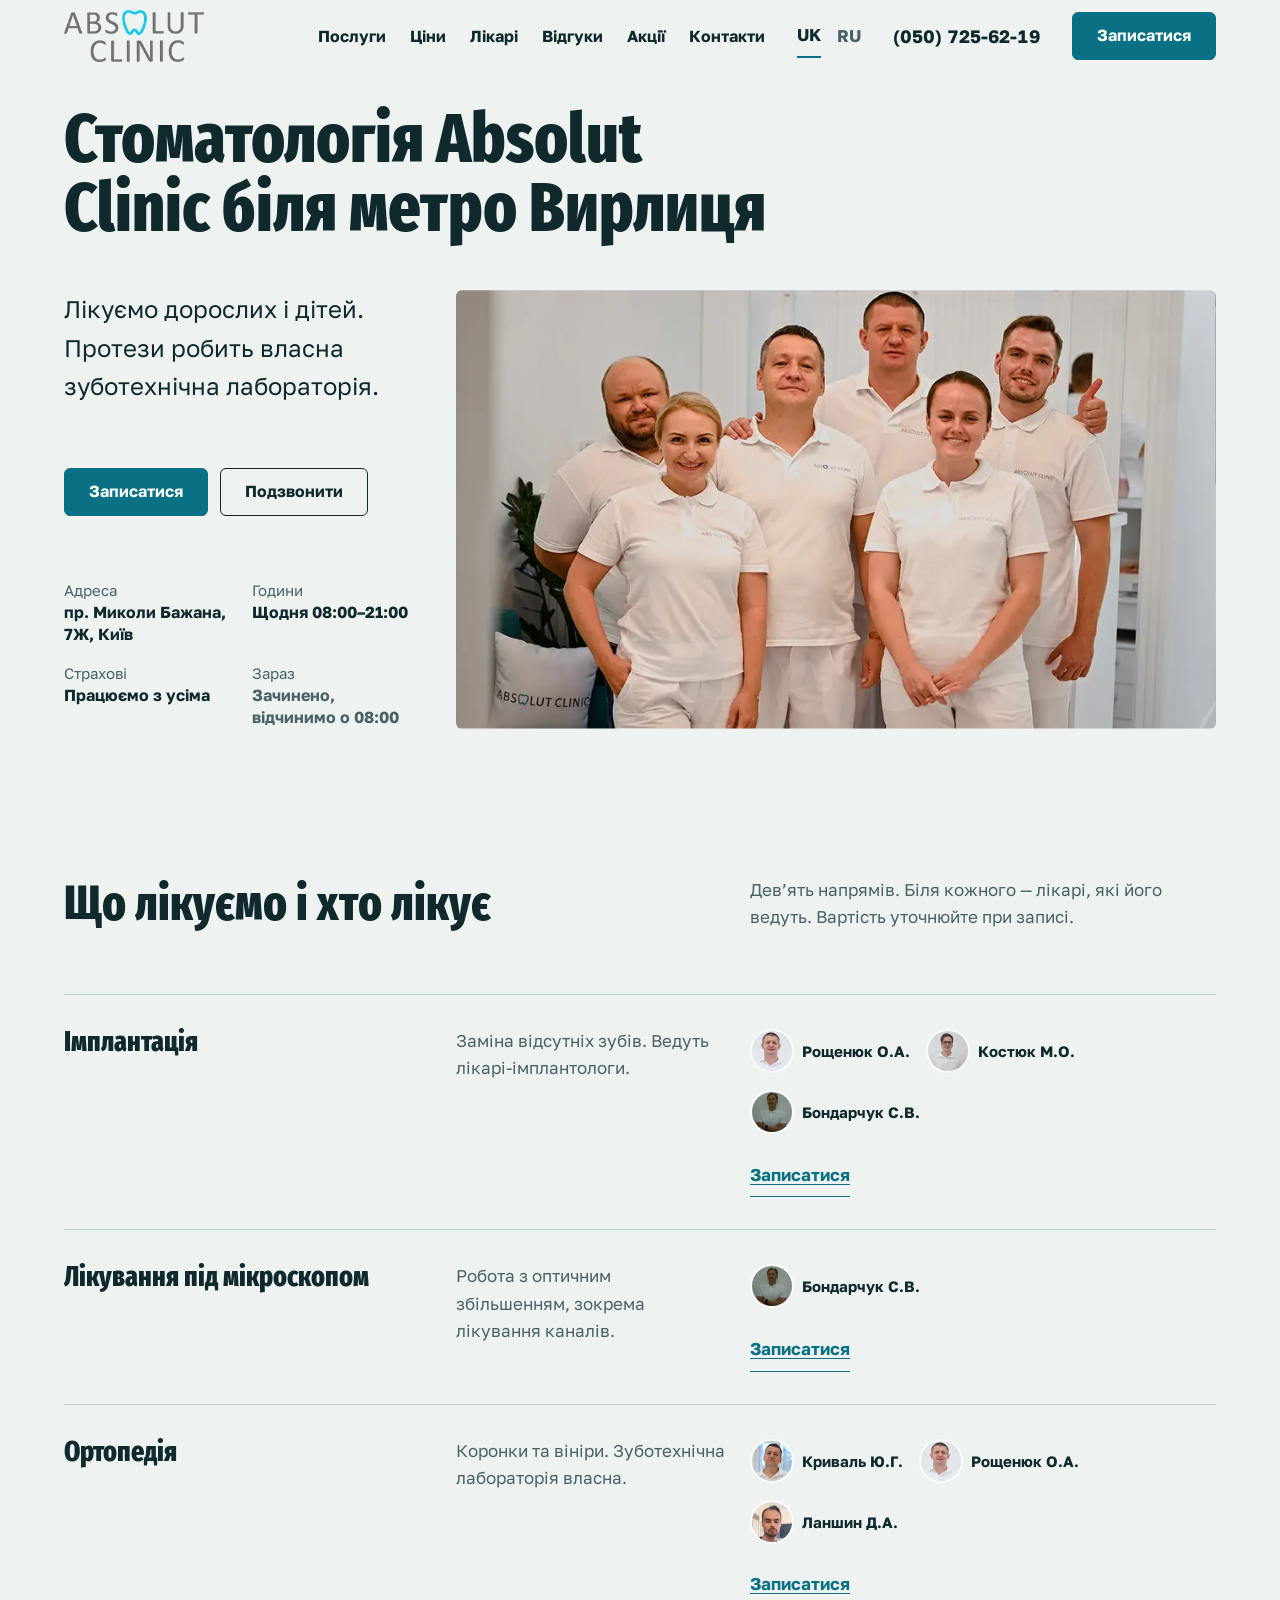
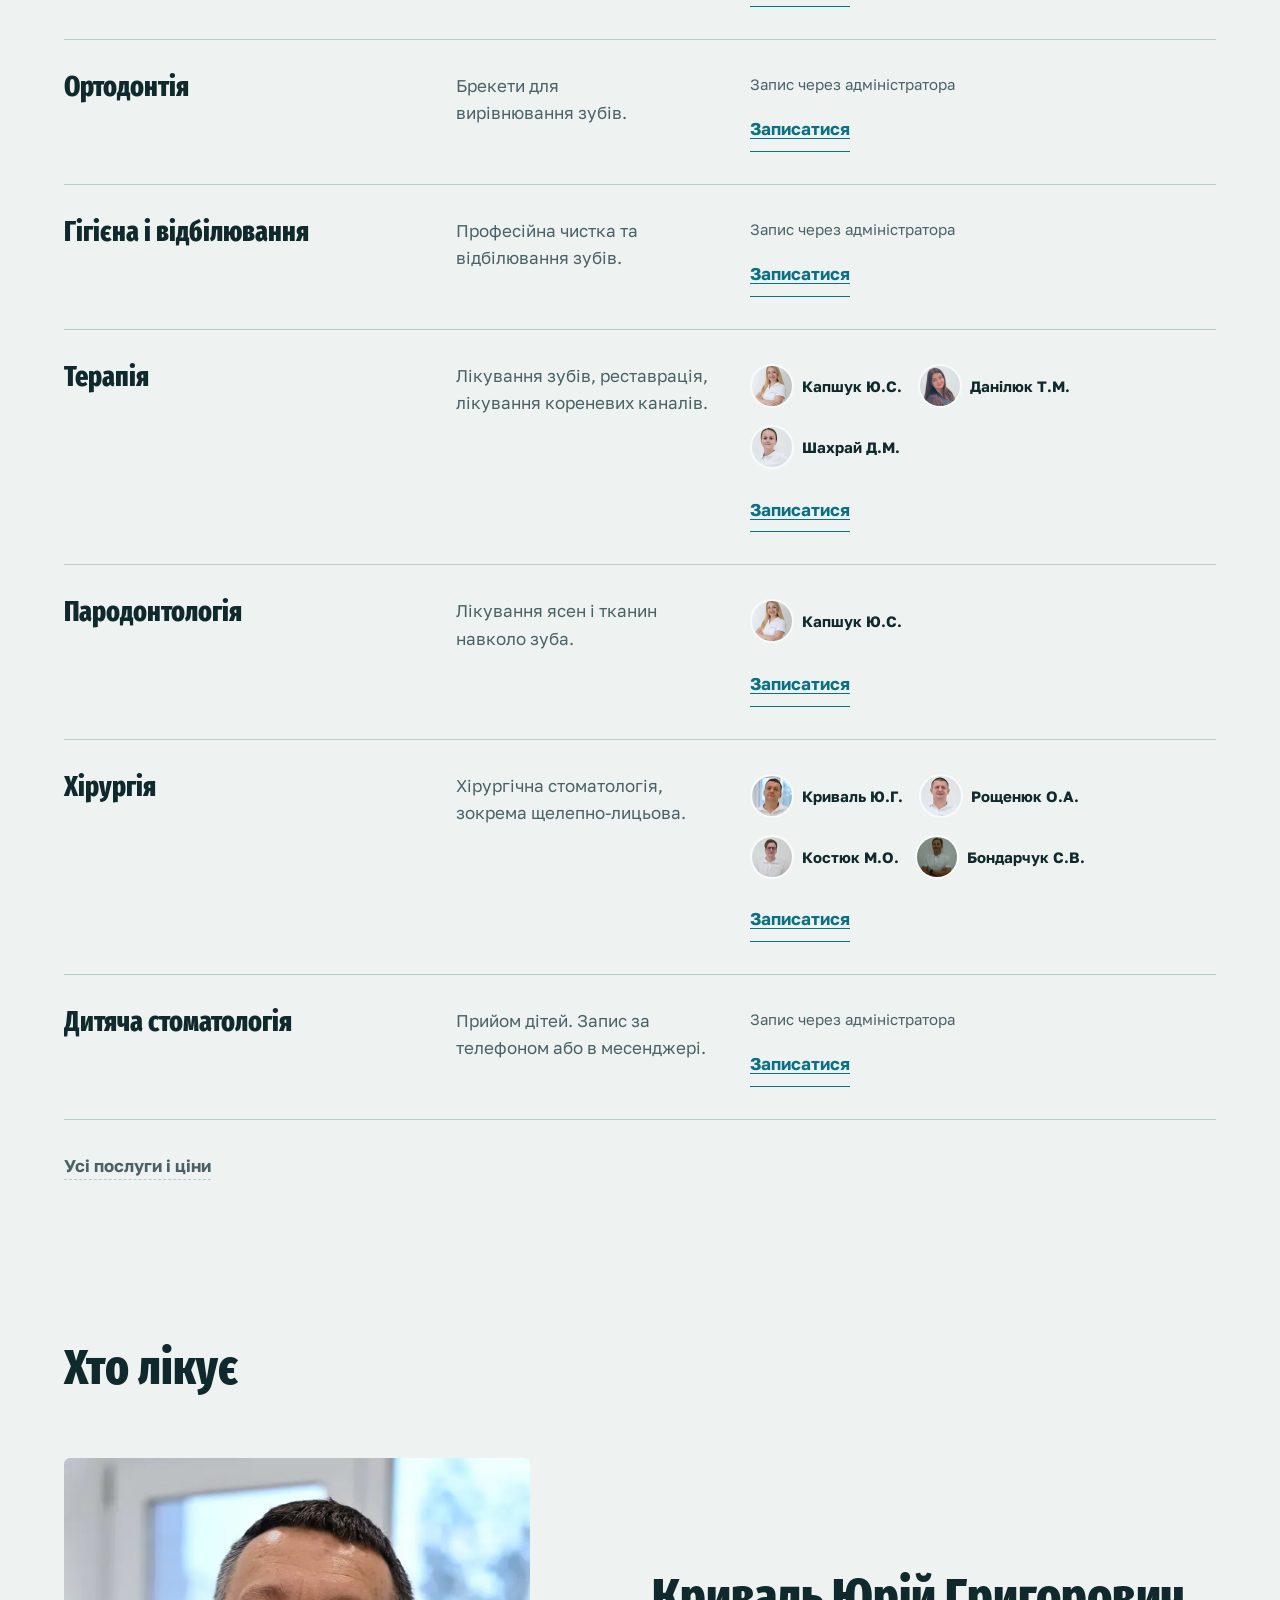
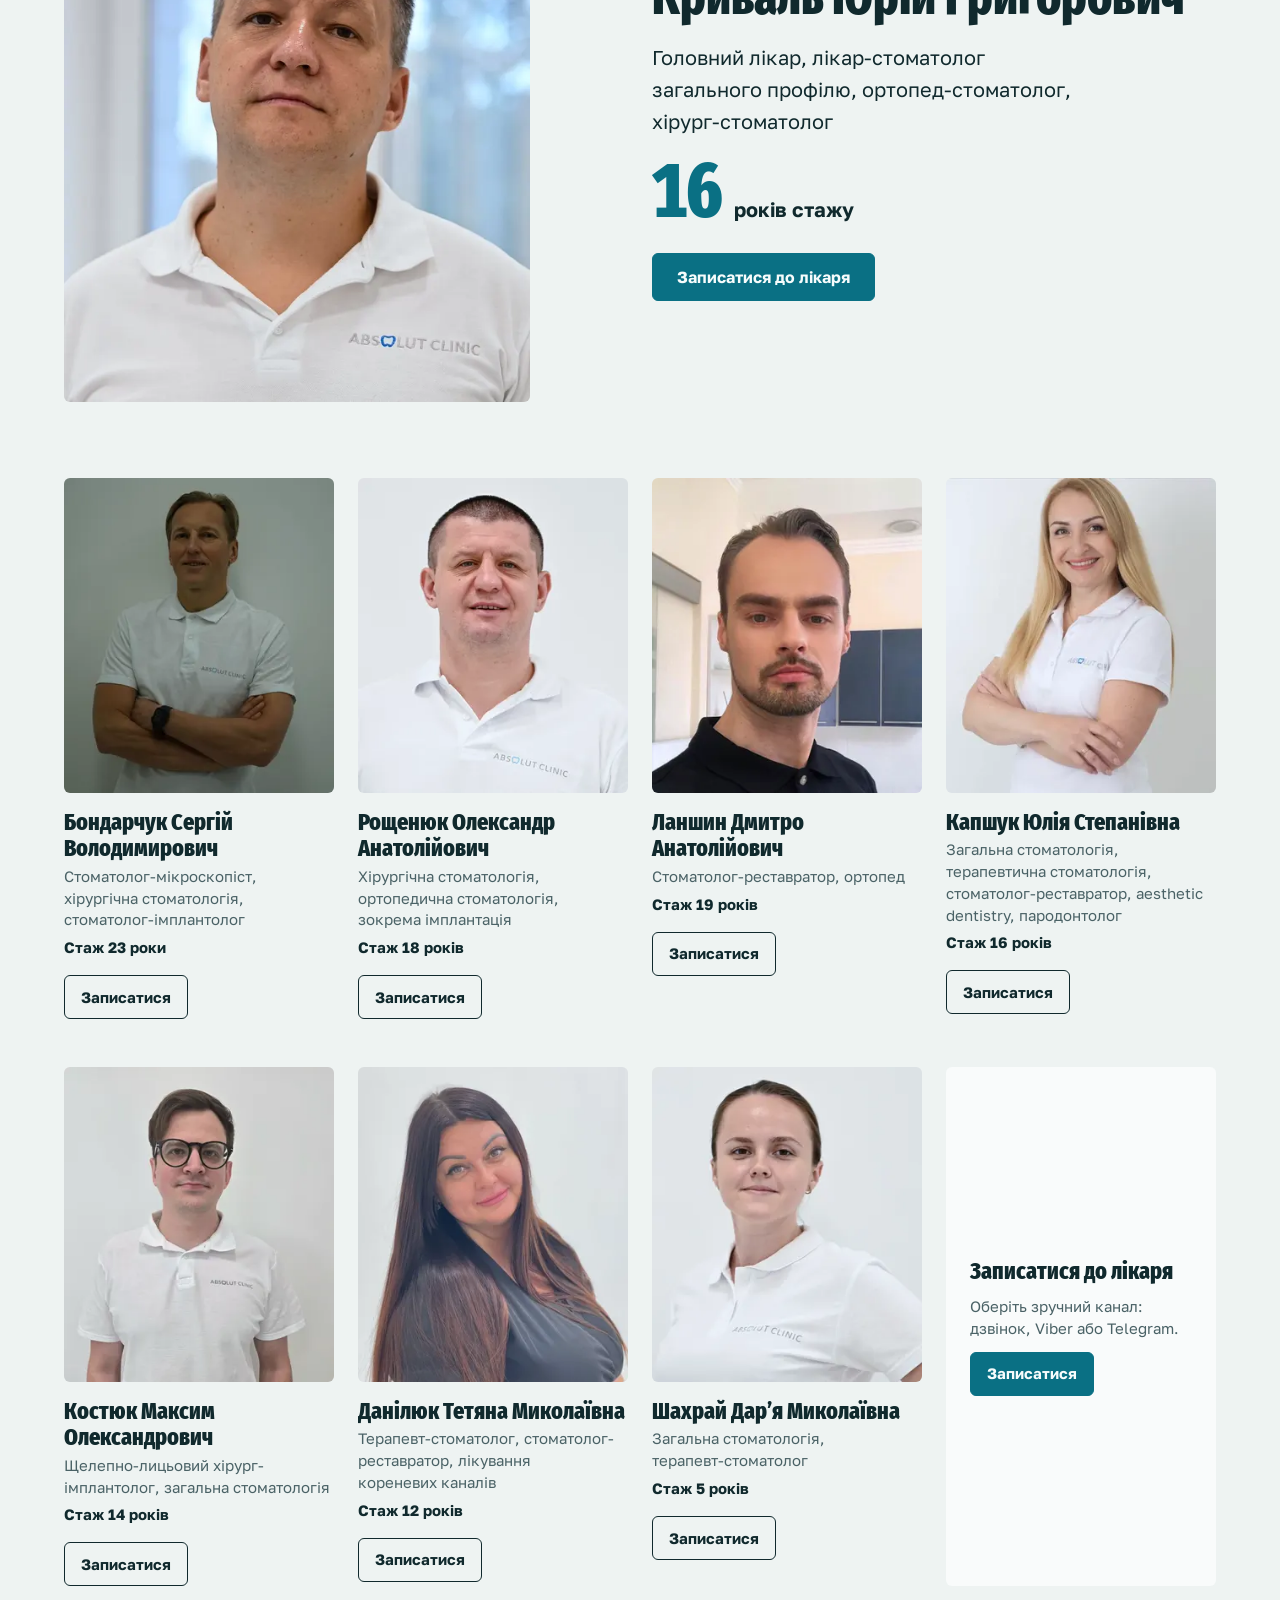
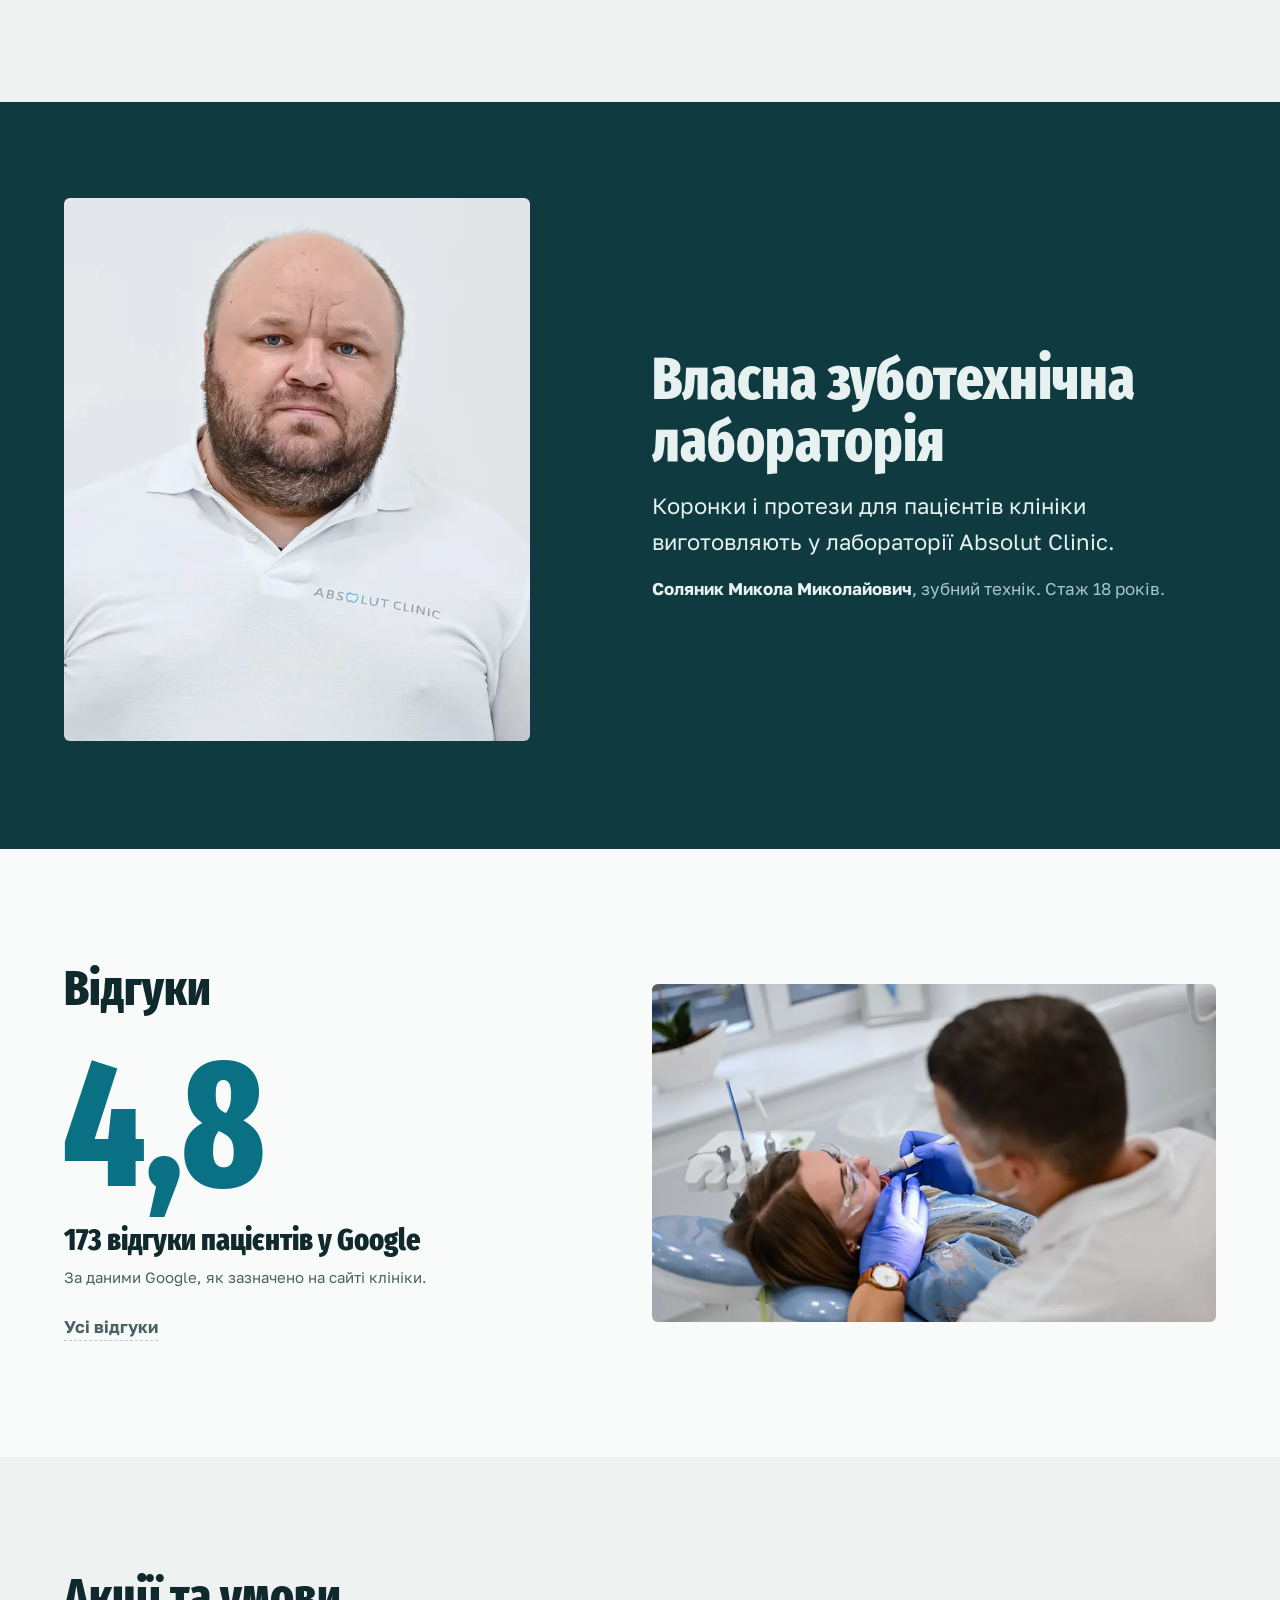
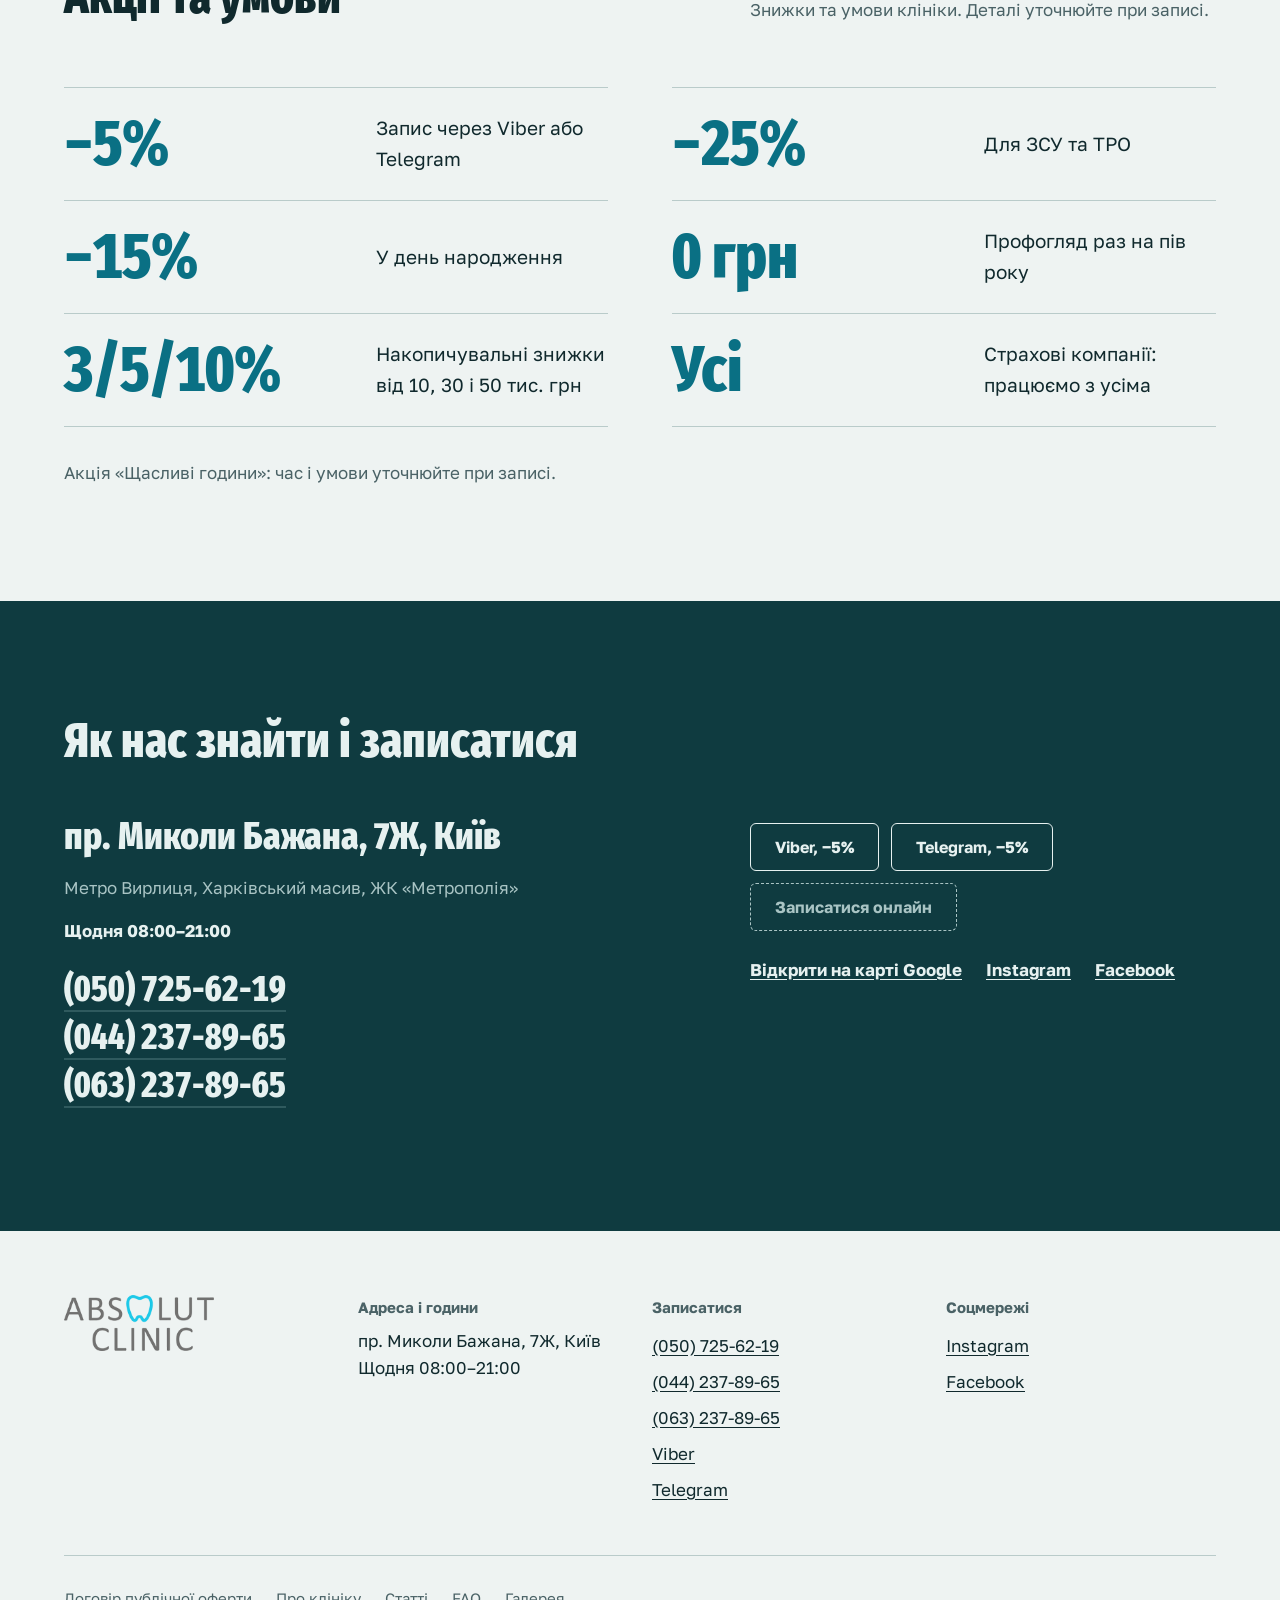
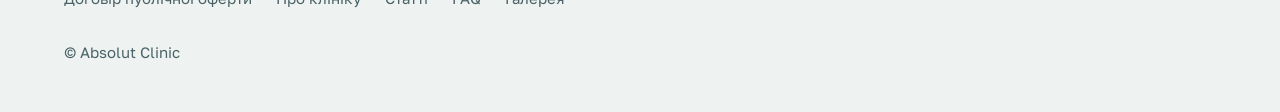
<file: absolutclinic/index.html>
<!DOCTYPE html><html lang="uk"> <head><meta charset="utf-8"><script>document.documentElement.classList.add("js")</script><meta name="viewport" content="width=device-width, initial-scale=1"><title>Стоматологія біля метро Вирлиця, пр. Бажана 7Ж, Київ | Absolut Clinic</title><meta name="description" content="Імплантація, лікування під мікроскопом, ортопедія і дитяча стоматологія. Щодня 08:00–21:00. Запис у Viber або Telegram зі знижкою 5%."><meta property="og:title" content="Стоматологія біля метро Вирлиця, пр. Бажана 7Ж, Київ | Absolut Clinic"><meta property="og:description" content="Імплантація, лікування під мікроскопом, ортопедія і дитяча стоматологія. Щодня 08:00–21:00. Запис у Viber або Telegram зі знижкою 5%."><meta name="robots" content="noindex"> <link rel="icon" type="image/svg+xml" href="./favicon.svg"> <link rel="preload" as="font" type="font/woff2" href="./fonts/fira-sans-extra-condensed-cyrillic-800-normal.woff2" crossorigin> <link rel="preload" as="font" type="font/woff2" href="./fonts/golos-text-cyrillic-400-normal.woff2" crossorigin> <script type="application/ld+json">{"@context":"https://schema.org","@type":"Dentist","name":"Absolut Clinic","telephone":["+380507256219","+380442378965","+380632378965"],"address":{"@type":"PostalAddress","streetAddress":"пр. Миколи Бажана, 7Ж","addressLocality":"Київ","addressCountry":"UA"},"openingHoursSpecification":[{"@type":"OpeningHoursSpecification","dayOfWeek":["Monday","Tuesday","Wednesday","Thursday","Friday","Saturday","Sunday"],"opens":"08:00","closes":"21:00"}],"sameAs":["https://www.instagram.com/abs_olutdent/","https://www.facebook.com/absolutdent"]}</script> <link rel="stylesheet" href="./_astro/index.BJjFv8WN.css"></head> <body id="top"> <a class="skip-link" href="#main">До змісту</a> <header class="site-header" data-header data-rec="R-W02"> <div class="container site-header__bar"> <a class="logo" href="#top" aria-label="Absolut Clinic, на початок сторінки"> <img src="./img/logo.png" alt="Absolut Clinic" width="440" height="164"> </a> <nav class="site-nav" id="site-menu" aria-label="Основне меню" data-menu> <ul class="site-nav__list"> <li><a href="#services">Послуги</a></li> <li><span class="future-link" role="link" aria-disabled="true" tabindex="0"> Ціни <span class="future-link__note" aria-hidden="true">Розділ у розробці</span> <span class="visually-hidden">(Розділ у розробці)</span> </span></li> <li><a href="#doctors">Лікарі</a></li> <li><a href="#reviews">Відгуки</a></li> <li><a href="#offers">Акції</a></li> <li><a href="#contacts">Контакти</a></li> </ul> <p class="site-nav__lang"> <span class="lang lang--on" aria-label="Українська, поточна мова">UK</span> <span class="future-link lang future-link--end" role="link" aria-disabled="true" tabindex="0"> RU <span class="future-link__note" aria-hidden="true">Розділ у розробці</span> <span class="visually-hidden">(Розділ у розробці)</span> </span> </p> <a class="btn site-nav__cta" href="#contacts" data-open-channels>Записатися</a> </nav> <a class="site-header__phone" href="tel:+380507256219">(050) 725-62-19</a> <a class="btn site-header__cta" href="#contacts" data-open-channels>Записатися</a> <a class="icon-btn site-header__call" href="tel:+380507256219" aria-label="Подзвонити (050) 725-62-19"> <svg viewBox="0 0 24 24" width="22" height="22" aria-hidden="true" focusable="false"><path fill="currentColor" d="M6.6 10.8a15.1 15.1 0 0 0 6.6 6.6l2.2-2.2c.3-.3.7-.4 1-.2 1.1.4 2.3.6 3.6.6.6 0 1 .4 1 1V20c0 .6-.4 1-1 1A17 17 0 0 1 3 4c0-.6.4-1 1-1h3.5c.6 0 1 .4 1 1 0 1.3.2 2.5.6 3.6.1.3 0 .7-.2 1z"></path></svg> </a> <button class="menu-btn" type="button" aria-expanded="false" aria-controls="site-menu" data-menu-btn>Меню</button> </div> </header> <main id="main">   <section id="hero" data-rec="R-W01" class="hero">  <div class="container"> <h1 class="hero__title">Стоматологія Absolut Clinic біля метро Вирлиця</h1> <div class="grid hero__grid"> <div class="hero__info"> <p class="hero__lead">Лікуємо дорослих і дітей. Протези робить власна зуботехнічна лабораторія.</p> <div class="hero__actions"> <a class="btn" href="#contacts" data-open-channels>Записатися</a> <a class="btn btn--ghost" href="tel:+380507256219">Подзвонити</a> </div> <dl class="hero__facts"> <div><dt>Адреса</dt><dd>пр. Миколи Бажана, 7Ж, Київ</dd></div> <div><dt>Години</dt><dd>Щодня 08:00–21:00</dd></div> <div><dt>Страхові</dt><dd>Працюємо з усіма</dd></div> <div class="status" data-status hidden><dt>Зараз</dt><dd></dd></div> </dl> </div> <figure class="hero__photo"> <img src="./img/clinic/team-1200.webp" srcset="./img/clinic/team-600.webp 600w, ./img/clinic/team-900.webp 900w, ./img/clinic/team-1200.webp 1200w" sizes="(min-width: 1024px) 62vw, 100vw" width="1200" height="692" fetchpriority="high" decoding="async" alt="Лікарі та команда Absolut Clinic у холі клініки"> </figure> </div> </div>  </section> <section id="services" data-rec="R-W03" class="services">  <div class="container section-pad"> <div class="section-head"> <h2>Що лікуємо і хто лікує</h2> <p>Дев’ять напрямів. Біля кожного — лікарі, які його ведуть. Вартість уточнюйте при записі.</p> </div> <ul class="rows"> <li class="row"> <h3 class="row__name">Імплантація</h3> <p class="row__text">Заміна відсутніх зубів. Ведуть лікарі-імплантологи.</p> <div class="row__people"> <ul class="minis" aria-label="Лікарі напряму «Імплантація»"> <li> <a class="mini" href="#doc-roshchenyuk" aria-label="Рощенюк О.А.: перейти до лікаря"> <img src="./img/team/roshchenyuk-320.webp" width="320" height="373" decoding="async" alt=""> <span>Рощенюк О.А.</span> </a> </li><li> <a class="mini" href="#doc-kostiuk" aria-label="Костюк М.О.: перейти до лікаря"> <img src="./img/team/kostiuk-320.webp" width="320" height="373" decoding="async" alt=""> <span>Костюк М.О.</span> </a> </li><li> <a class="mini" href="#doc-bondarchuk" aria-label="Бондарчук С.В.: перейти до лікаря"> <img src="./img/team/bondarchuk-320.webp" width="320" height="373" decoding="async" alt=""> <span>Бондарчук С.В.</span> </a> </li> </ul> <a class="row__book" href="#contacts" data-open-channels aria-label="Записатися: Імплантація">Записатися</a> </div> </li><li class="row"> <h3 class="row__name">Лікування під мікроскопом</h3> <p class="row__text">Робота з оптичним збільшенням, зокрема лікування каналів.</p> <div class="row__people"> <ul class="minis" aria-label="Лікарі напряму «Лікування під мікроскопом»"> <li> <a class="mini" href="#doc-bondarchuk" aria-label="Бондарчук С.В.: перейти до лікаря"> <img src="./img/team/bondarchuk-320.webp" width="320" height="373" decoding="async" alt=""> <span>Бондарчук С.В.</span> </a> </li> </ul> <a class="row__book" href="#contacts" data-open-channels aria-label="Записатися: Лікування під мікроскопом">Записатися</a> </div> </li><li class="row"> <h3 class="row__name">Ортопедія</h3> <p class="row__text">Коронки та вініри. Зуботехнічна лабораторія власна.</p> <div class="row__people"> <ul class="minis" aria-label="Лікарі напряму «Ортопедія»"> <li> <a class="mini" href="#doc-krival" aria-label="Криваль Ю.Г.: перейти до лікаря"> <img src="./img/team/krival-320.webp" width="320" height="373" decoding="async" alt=""> <span>Криваль Ю.Г.</span> </a> </li><li> <a class="mini" href="#doc-roshchenyuk" aria-label="Рощенюк О.А.: перейти до лікаря"> <img src="./img/team/roshchenyuk-320.webp" width="320" height="373" decoding="async" alt=""> <span>Рощенюк О.А.</span> </a> </li><li> <a class="mini" href="#doc-lanshyn" aria-label="Ланшин Д.А.: перейти до лікаря"> <img src="./img/team/lanshyn-320.webp" width="320" height="373" decoding="async" alt=""> <span>Ланшин Д.А.</span> </a> </li> </ul> <a class="row__book" href="#contacts" data-open-channels aria-label="Записатися: Ортопедія">Записатися</a> </div> </li><li class="row"> <h3 class="row__name">Ортодонтія</h3> <p class="row__text">Брекети для вирівнювання зубів.</p> <div class="row__people"> <p class="row__admin">Запис через адміністратора</p> <a class="row__book" href="#contacts" data-open-channels aria-label="Записатися: Ортодонтія">Записатися</a> </div> </li><li class="row"> <h3 class="row__name">Гігієна і відбілювання</h3> <p class="row__text">Професійна чистка та відбілювання зубів.</p> <div class="row__people"> <p class="row__admin">Запис через адміністратора</p> <a class="row__book" href="#contacts" data-open-channels aria-label="Записатися: Гігієна і відбілювання">Записатися</a> </div> </li><li class="row"> <h3 class="row__name">Терапія</h3> <p class="row__text">Лікування зубів, реставрація, лікування кореневих каналів.</p> <div class="row__people"> <ul class="minis" aria-label="Лікарі напряму «Терапія»"> <li> <a class="mini" href="#doc-kapshuk" aria-label="Капшук Ю.С.: перейти до лікаря"> <img src="./img/team/kapshuk-320.webp" width="320" height="373" decoding="async" alt=""> <span>Капшук Ю.С.</span> </a> </li><li> <a class="mini" href="#doc-daniliuk" aria-label="Данілюк Т.М.: перейти до лікаря"> <img src="./img/team/daniliuk-320.webp" width="320" height="373" decoding="async" alt=""> <span>Данілюк Т.М.</span> </a> </li><li> <a class="mini" href="#doc-shakhrai" aria-label="Шахрай Д.М.: перейти до лікаря"> <img src="./img/team/shakhrai-320.webp" width="320" height="373" decoding="async" alt=""> <span>Шахрай Д.М.</span> </a> </li> </ul> <a class="row__book" href="#contacts" data-open-channels aria-label="Записатися: Терапія">Записатися</a> </div> </li><li class="row"> <h3 class="row__name">Пародонтологія</h3> <p class="row__text">Лікування ясен і тканин навколо зуба.</p> <div class="row__people"> <ul class="minis" aria-label="Лікарі напряму «Пародонтологія»"> <li> <a class="mini" href="#doc-kapshuk" aria-label="Капшук Ю.С.: перейти до лікаря"> <img src="./img/team/kapshuk-320.webp" width="320" height="373" decoding="async" alt=""> <span>Капшук Ю.С.</span> </a> </li> </ul> <a class="row__book" href="#contacts" data-open-channels aria-label="Записатися: Пародонтологія">Записатися</a> </div> </li><li class="row"> <h3 class="row__name">Хірургія</h3> <p class="row__text">Хірургічна стоматологія, зокрема щелепно-лицьова.</p> <div class="row__people"> <ul class="minis" aria-label="Лікарі напряму «Хірургія»"> <li> <a class="mini" href="#doc-krival" aria-label="Криваль Ю.Г.: перейти до лікаря"> <img src="./img/team/krival-320.webp" width="320" height="373" decoding="async" alt=""> <span>Криваль Ю.Г.</span> </a> </li><li> <a class="mini" href="#doc-roshchenyuk" aria-label="Рощенюк О.А.: перейти до лікаря"> <img src="./img/team/roshchenyuk-320.webp" width="320" height="373" decoding="async" alt=""> <span>Рощенюк О.А.</span> </a> </li><li> <a class="mini" href="#doc-kostiuk" aria-label="Костюк М.О.: перейти до лікаря"> <img src="./img/team/kostiuk-320.webp" width="320" height="373" decoding="async" alt=""> <span>Костюк М.О.</span> </a> </li><li> <a class="mini" href="#doc-bondarchuk" aria-label="Бондарчук С.В.: перейти до лікаря"> <img src="./img/team/bondarchuk-320.webp" width="320" height="373" decoding="async" alt=""> <span>Бондарчук С.В.</span> </a> </li> </ul> <a class="row__book" href="#contacts" data-open-channels aria-label="Записатися: Хірургія">Записатися</a> </div> </li><li class="row"> <h3 class="row__name">Дитяча стоматологія</h3> <p class="row__text">Прийом дітей. Запис за телефоном або в месенджері.</p> <div class="row__people"> <p class="row__admin">Запис через адміністратора</p> <a class="row__book" href="#contacts" data-open-channels aria-label="Записатися: Дитяча стоматологія">Записатися</a> </div> </li> </ul> <p class="rows__more"><span class="future-link more-link" role="link" aria-disabled="true" tabindex="0"> Усі послуги і ціни <span class="future-link__note" aria-hidden="true">Розділ у розробці</span> <span class="visually-hidden">(Розділ у розробці)</span> </span></p> </div>  </section> <section id="doctors" data-rec="R-W04" class="doctors">  <div class="container section-pad" data-reveal> <div class="section-head"><h2>Хто лікує</h2></div> <article class="lead grid" id="doc-krival"> <figure class="doc__photo lead__photo"> <img src="./img/team/krival-960.webp" srcset="./img/team/krival-640.webp 640w, ./img/team/krival-960.webp 960w" sizes="(min-width: 1024px) 40vw, 100vw" width="960" height="1120" decoding="async" alt="Криваль Юрій Григорович"> </figure> <div class="lead__text"> <h3 class="lead__name">Криваль Юрій Григорович</h3> <p class="lead__post">Головний лікар, лікар-стоматолог загального профілю, ортопед-стоматолог, хірург-стоматолог</p> <p class="lead__years"><span class="figure">16</span> років стажу</p> <a class="btn" href="#contacts" data-open-channels>Записатися до лікаря</a> </div> </article> <ul class="doc-grid"> <li> <article class="doc" id="doc-bondarchuk"> <figure class="doc__photo"> <img src="./img/team/bondarchuk-640.webp" srcset="./img/team/bondarchuk-320.webp 320w, ./img/team/bondarchuk-640.webp 640w" sizes="(min-width: 1024px) 22vw, (min-width: 768px) 30vw, 46vw" width="640" height="747" loading="lazy" decoding="async" alt="Бондарчук Сергій Володимирович"> </figure> <h3 class="doc__name">Бондарчук Сергій Володимирович</h3> <p class="doc__post">Стоматолог-мікроскопіст, хірургічна стоматологія, стоматолог-імплантолог</p> <p class="doc__years">Стаж 23 роки</p> <a class="btn btn--ghost btn--small" href="#contacts" data-open-channels aria-label="Записатися до лікаря: Бондарчук С.В.">Записатися</a> </article> </li><li> <article class="doc" id="doc-roshchenyuk"> <figure class="doc__photo"> <img src="./img/team/roshchenyuk-640.webp" srcset="./img/team/roshchenyuk-320.webp 320w, ./img/team/roshchenyuk-640.webp 640w" sizes="(min-width: 1024px) 22vw, (min-width: 768px) 30vw, 46vw" width="640" height="747" loading="lazy" decoding="async" alt="Рощенюк Олександр Анатолійович"> </figure> <h3 class="doc__name">Рощенюк Олександр Анатолійович</h3> <p class="doc__post">Хірургічна стоматологія, ортопедична стоматологія, зокрема імплантація</p> <p class="doc__years">Стаж 18 років</p> <a class="btn btn--ghost btn--small" href="#contacts" data-open-channels aria-label="Записатися до лікаря: Рощенюк О.А.">Записатися</a> </article> </li><li> <article class="doc" id="doc-lanshyn"> <figure class="doc__photo"> <img src="./img/team/lanshyn-640.webp" srcset="./img/team/lanshyn-320.webp 320w, ./img/team/lanshyn-640.webp 640w" sizes="(min-width: 1024px) 22vw, (min-width: 768px) 30vw, 46vw" width="640" height="747" loading="lazy" decoding="async" alt="Ланшин Дмитро Анатолійович"> </figure> <h3 class="doc__name">Ланшин Дмитро Анатолійович</h3> <p class="doc__post">Стоматолог-реставратор, ортопед</p> <p class="doc__years">Стаж 19 років</p> <a class="btn btn--ghost btn--small" href="#contacts" data-open-channels aria-label="Записатися до лікаря: Ланшин Д.А.">Записатися</a> </article> </li><li> <article class="doc" id="doc-kapshuk"> <figure class="doc__photo"> <img src="./img/team/kapshuk-640.webp" srcset="./img/team/kapshuk-320.webp 320w, ./img/team/kapshuk-640.webp 640w" sizes="(min-width: 1024px) 22vw, (min-width: 768px) 30vw, 46vw" width="640" height="747" loading="lazy" decoding="async" alt="Капшук Юлія Степанівна"> </figure> <h3 class="doc__name">Капшук Юлія Степанівна</h3> <p class="doc__post">Загальна стоматологія, терапевтична стоматологія, стоматолог-реставратор, aesthetic dentistry, пародонтолог</p> <p class="doc__years">Стаж 16 років</p> <a class="btn btn--ghost btn--small" href="#contacts" data-open-channels aria-label="Записатися до лікаря: Капшук Ю.С.">Записатися</a> </article> </li><li> <article class="doc" id="doc-kostiuk"> <figure class="doc__photo"> <img src="./img/team/kostiuk-640.webp" srcset="./img/team/kostiuk-320.webp 320w, ./img/team/kostiuk-640.webp 640w" sizes="(min-width: 1024px) 22vw, (min-width: 768px) 30vw, 46vw" width="640" height="747" loading="lazy" decoding="async" alt="Костюк Максим Олександрович"> </figure> <h3 class="doc__name">Костюк Максим Олександрович</h3> <p class="doc__post">Щелепно-лицьовий хірург-імплантолог, загальна стоматологія</p> <p class="doc__years">Стаж 14 років</p> <a class="btn btn--ghost btn--small" href="#contacts" data-open-channels aria-label="Записатися до лікаря: Костюк М.О.">Записатися</a> </article> </li><li> <article class="doc" id="doc-daniliuk"> <figure class="doc__photo"> <img src="./img/team/daniliuk-640.webp" srcset="./img/team/daniliuk-320.webp 320w, ./img/team/daniliuk-640.webp 640w" sizes="(min-width: 1024px) 22vw, (min-width: 768px) 30vw, 46vw" width="640" height="747" loading="lazy" decoding="async" alt="Данілюк Тетяна Миколаївна"> </figure> <h3 class="doc__name">Данілюк Тетяна Миколаївна</h3> <p class="doc__post">Терапевт-стоматолог, стоматолог-реставратор, лікування кореневих каналів</p> <p class="doc__years">Стаж 12 років</p> <a class="btn btn--ghost btn--small" href="#contacts" data-open-channels aria-label="Записатися до лікаря: Данілюк Т.М.">Записатися</a> </article> </li><li> <article class="doc" id="doc-shakhrai"> <figure class="doc__photo"> <img src="./img/team/shakhrai-640.webp" srcset="./img/team/shakhrai-320.webp 320w, ./img/team/shakhrai-640.webp 640w" sizes="(min-width: 1024px) 22vw, (min-width: 768px) 30vw, 46vw" width="640" height="747" loading="lazy" decoding="async" alt="Шахрай Дар’я Миколаївна"> </figure> <h3 class="doc__name">Шахрай Дар’я Миколаївна</h3> <p class="doc__post">Загальна стоматологія, терапевт-стоматолог</p> <p class="doc__years">Стаж 5 років</p> <a class="btn btn--ghost btn--small" href="#contacts" data-open-channels aria-label="Записатися до лікаря: Шахрай Д.М.">Записатися</a> </article> </li> <li class="doc-cta"> <h3 class="doc__name">Записатися до лікаря</h3> <p class="doc__post">Оберіть зручний канал: дзвінок, Viber або Telegram.</p> <a class="btn btn--small" href="#contacts" data-open-channels>Записатися</a> </li> </ul> </div> <div class="lab on-field" id="lab" data-reveal> <div class="container lab__inner grid" id="doc-solyanik"> <figure class="doc__photo lab__photo"> <img src="./img/team/solyanik-640.webp" srcset="./img/team/solyanik-320.webp 320w, ./img/team/solyanik-640.webp 640w" sizes="(min-width: 1024px) 40vw, 90vw" width="640" height="747" loading="lazy" decoding="async" alt="Соляник Микола Миколайович"> </figure> <div class="lab__text"> <h3 class="lab__title">Власна зуботехнічна лабораторія</h3> <p class="lab__lead">Коронки і протези для пацієнтів клініки виготовляють у лабораторії Absolut Clinic.</p> <p class="lab__who"><strong>Соляник Микола Миколайович</strong>, зубний технік. Стаж 18 років.</p> </div> </div> </div>  </section> <section id="reviews" data-rec="R-W05" class="reviews">  <div class="container section-pad"> <div class="grid reviews__grid"> <div class="reviews__text"> <h2>Відгуки</h2> <p class="reviews__score"><span class="figure figure--xl">4,8</span></p> <p class="reviews__count">173 відгуки пацієнтів у Google</p> <p class="reviews__src">За даними Google, як зазначено на сайті клініки.</p> <p><span class="future-link more-link" role="link" aria-disabled="true" tabindex="0"> Усі відгуки <span class="future-link__note" aria-hidden="true">Розділ у розробці</span> <span class="visually-hidden">(Розділ у розробці)</span> </span></p> </div> <figure class="reviews__photo"> <img src="./img/clinic/work-1200.webp" srcset="./img/clinic/work-600.webp 600w, ./img/clinic/work-900.webp 900w, ./img/clinic/work-1200.webp 1200w" sizes="(min-width: 1024px) 52vw, 100vw" width="1200" height="720" decoding="async" alt="Лікар Absolut Clinic проводить лікування в кабінеті"> </figure> </div> </div>  </section> <section id="offers" class="offers">  <div class="container section-pad"> <div class="section-head"> <h2>Акції та умови</h2> <p>Знижки та умови клініки. Деталі уточнюйте при записі.</p> </div> <ul class="offer-list"> <li class="offer"> <span class="figure offer__figure">−5%</span> <span class="offer__text">Запис через Viber або Telegram</span> </li><li class="offer"> <span class="figure offer__figure">−25%</span> <span class="offer__text">Для ЗСУ та ТРО</span> </li><li class="offer"> <span class="figure offer__figure">−15%</span> <span class="offer__text">У день народження</span> </li><li class="offer"> <span class="figure offer__figure">0 грн</span> <span class="offer__text">Профогляд раз на пів року</span> </li><li class="offer"> <span class="figure offer__figure">3/5/10%</span> <span class="offer__text">Накопичувальні знижки від 10, 30 і 50 тис. грн</span> </li><li class="offer"> <span class="figure offer__figure">Усі</span> <span class="offer__text">Страхові компанії: працюємо з усіма</span> </li> </ul> <p class="offers__note">Акція «Щасливі години»: час і умови уточнюйте при записі.</p> </div>  </section> <section id="contacts" class="contacts on-field">  <div class="container section-pad" data-reveal> <h2>Як нас знайти і записатися</h2> <div class="grid contacts__grid"> <div class="contacts__col"> <p class="contacts__addr">пр. Миколи Бажана, 7Ж, Київ</p> <p class="contacts__land">Метро Вирлиця, Харківський масив, ЖК «Метрополія»</p> <p class="contacts__hours">Щодня 08:00–21:00</p> <ul class="contacts__phones"> <li><a href="tel:+380507256219">(050) 725-62-19</a></li><li><a href="tel:+380442378965">(044) 237-89-65</a></li><li><a href="tel:+380632378965">(063) 237-89-65</a></li> </ul> </div> <div class="contacts__col"> <div class="contacts__actions"> <a class="btn" href="viber://chat?number=%2B380507256219">Viber, −5%</a> <a class="btn" href="https://t.me/Absolutclinic22" target="_blank" rel="noopener">Telegram, −5%</a> <span class="future-link btn btn--disabled" role="link" aria-disabled="true" tabindex="0"> Записатися онлайн <span class="future-link__note" aria-hidden="true">Онлайн-заявка з’явиться в повній версії сайту</span> <span class="visually-hidden">(Онлайн-заявка з’явиться в повній версії сайту)</span> </span> </div> <p class="contacts__links"> <a href="https://www.google.com/maps/search/?api=1&query=%D0%BF%D1%80%D0%BE%D1%81%D0%BF%D0%B5%D0%BA%D1%82%20%D0%9C%D0%B8%D0%BA%D0%BE%D0%BB%D0%B8%20%D0%91%D0%B0%D0%B6%D0%B0%D0%BD%D0%B0%207%D0%96%2C%20%D0%9A%D0%B8%D1%97%D0%B2" target="_blank" rel="noopener">Відкрити на карті Google</a> <a href="https://www.instagram.com/abs_olutdent/" target="_blank" rel="noopener">Instagram</a> <a href="https://www.facebook.com/absolutdent" target="_blank" rel="noopener">Facebook</a> </p> </div> </div> </div>  </section>  <script type="module">const c=e=>document.querySelector(e),u=window.matchMedia("(max-width: 767px)"),d=c("[data-status]");if(d){const s=()=>{const i=new Intl.DateTimeFormat("uk-UA",{timeZone:"Europe/Kyiv",hour:"2-digit",minute:"2-digit",hourCycle:"h23"}).formatToParts(new Date),A=Number(i.find(m=>m.type==="hour")?.value),S=Number(i.find(m=>m.type==="minute")?.value),w=A*60+S,v=w>=480&&w<1260,E=d.querySelector("dd");E&&(E.textContent=v?"Відчинено, до 21:00":"Зачинено, відчинимо о 08:00"),d.dataset.state=v?"open":"closed",d.hidden=!1};s(),window.setInterval(s,6e4)}const n=c("[data-channels]"),a=c("[data-scrim]"),f=Array.from(document.querySelectorAll("[data-open-channels]"));let h=null,L=0,b=0;const k=()=>Array.from(n?.querySelectorAll("a[href], button")??[]);function g(e){if(!n)return;if(u.matches){n.style.top="",n.style.left="";return}const t=e.getBoundingClientRect(),s=n.offsetWidth,i=Math.min(Math.max(16,t.right-s),document.documentElement.clientWidth-s-16);n.style.left=`${i+window.scrollX}px`,n.style.top=`${t.bottom+window.scrollY+8}px`}function x(e){n&&(window.clearTimeout(b),h=e,L=window.scrollY,n.hidden=!1,a&&(a.hidden=!u.matches),g(e),n.offsetWidth,n.classList.add("is-open"),a?.classList.add("is-open"),f.forEach(t=>t.setAttribute("aria-expanded",t===e?"true":"false")),k()[0]?.focus())}function o(e=!0){!n||n.hidden||(n.classList.remove("is-open"),a?.classList.remove("is-open"),f.forEach(t=>t.setAttribute("aria-expanded","false")),b=window.setTimeout(()=>{n.hidden=!0,a&&(a.hidden=!0)},300),e&&h?.focus({preventScroll:!0}),h=null)}n&&(f.forEach(e=>{e.setAttribute("role","button"),e.setAttribute("aria-haspopup","dialog"),e.setAttribute("aria-expanded","false"),e.setAttribute("aria-controls","channels"),e.addEventListener("click",t=>{t.preventDefault(),h===e?o():x(e)}),e.addEventListener("keydown",t=>{t.key===" "&&(t.preventDefault(),e.click())})}),n.querySelector("[data-close-channels]")?.addEventListener("click",()=>o()),a?.addEventListener("click",()=>o(!1)),n.querySelectorAll("a").forEach(e=>e.addEventListener("click",()=>o(!1))),document.addEventListener("keydown",e=>{if(!n.hidden&&(e.key==="Escape"&&(e.preventDefault(),o()),e.key==="Tab")){const t=k(),s=t[0],i=t[t.length-1];e.shiftKey&&document.activeElement===s?(e.preventDefault(),i.focus()):!e.shiftKey&&document.activeElement===i&&(e.preventDefault(),s.focus())}}),document.addEventListener("click",e=>{if(n.hidden||u.matches)return;const t=e.target;!n.contains(t)&&!f.some(s=>s.contains(t))&&o(!1)}),window.addEventListener("scroll",()=>{!n.hidden&&!u.matches&&Math.abs(window.scrollY-L)>80&&o(!1)},{passive:!0}),window.addEventListener("resize",()=>o(!1)));const r=c("[data-menu-btn]"),l=c("[data-menu]");if(r&&l){const e=t=>{l.classList.toggle("is-open",t),r.setAttribute("aria-expanded",String(t)),r.textContent=t?"Закрити":"Меню"};r.addEventListener("click",()=>e(!l.classList.contains("is-open"))),l.querySelectorAll("a[href^='#']").forEach(t=>t.addEventListener("click",()=>e(!1))),document.addEventListener("keydown",t=>{t.key==="Escape"&&l.classList.contains("is-open")&&(e(!1),r.focus())})}const y=c("[data-header]");if(y){const e=()=>y.classList.toggle("is-scrolled",window.scrollY>8);e(),window.addEventListener("scroll",e,{passive:!0})}const p=document.querySelector("[data-to-top]");if(p){const e=()=>p.classList.toggle("is-visible",window.scrollY>window.innerHeight*.8);e(),window.addEventListener("scroll",e,{passive:!0}),p.addEventListener("click",t=>{t.preventDefault();const s=window.matchMedia("(prefers-reduced-motion: reduce)").matches;window.scrollTo({top:0,behavior:s?"auto":"smooth"}),document.querySelector("header a, header button")?.focus({preventScroll:!0})})}</script> </main>  <footer class="site-footer"> <div class="container site-footer__inner"> <div class="grid site-footer__grid"> <div class="site-footer__brand"> <a class="logo" href="#top" aria-label="Absolut Clinic, на початок сторінки"><img src="./img/logo.png" alt="Absolut Clinic" width="440" height="164"></a> </div> <div> <p class="site-footer__title">Адреса і години</p> <p>пр. Миколи Бажана, 7Ж, Київ</p> <p>Щодня 08:00–21:00</p> </div> <div> <p class="site-footer__title">Записатися</p> <ul class="site-footer__list"> <li><a href="tel:+380507256219">(050) 725-62-19</a></li><li><a href="tel:+380442378965">(044) 237-89-65</a></li><li><a href="tel:+380632378965">(063) 237-89-65</a></li> <li><a href="viber://chat?number=%2B380507256219">Viber</a></li> <li><a href="https://t.me/Absolutclinic22" target="_blank" rel="noopener">Telegram</a></li> </ul> </div> <div> <p class="site-footer__title">Соцмережі</p> <ul class="site-footer__list"> <li><a href="https://www.instagram.com/abs_olutdent/" target="_blank" rel="noopener">Instagram</a></li> <li><a href="https://www.facebook.com/absolutdent" target="_blank" rel="noopener">Facebook</a></li> </ul> </div> </div> <ul class="site-footer__future"> <li><span class="future-link" role="link" aria-disabled="true" tabindex="0"> Договір публічної оферти <span class="future-link__note" aria-hidden="true">Розділ у розробці</span> <span class="visually-hidden">(Розділ у розробці)</span> </span></li> <li><span class="future-link" role="link" aria-disabled="true" tabindex="0"> Про клініку <span class="future-link__note" aria-hidden="true">Розділ у розробці</span> <span class="visually-hidden">(Розділ у розробці)</span> </span></li> <li><span class="future-link" role="link" aria-disabled="true" tabindex="0"> Статті <span class="future-link__note" aria-hidden="true">Розділ у розробці</span> <span class="visually-hidden">(Розділ у розробці)</span> </span></li> <li><span class="future-link" role="link" aria-disabled="true" tabindex="0"> FAQ <span class="future-link__note" aria-hidden="true">Розділ у розробці</span> <span class="visually-hidden">(Розділ у розробці)</span> </span></li> <li><span class="future-link" role="link" aria-disabled="true" tabindex="0"> Галерея <span class="future-link__note" aria-hidden="true">Розділ у розробці</span> <span class="visually-hidden">(Розділ у розробці)</span> </span></li> </ul> <p class="site-footer__copy">© Absolut Clinic</p> </div> </footer> <nav class="dock" aria-label="Швидкий запис" data-rec="R-W06"> <a class="btn" href="tel:+380507256219">Подзвонити</a> <a class="btn btn--ghost" href="viber://chat?number=%2B380507256219">Viber</a> <a class="btn btn--ghost" href="https://t.me/Absolutclinic22" target="_blank" rel="noopener">Telegram</a> </nav> <a class="to-top" href="#top" aria-label="Нагору" data-to-top> <svg viewBox="0 0 24 24" width="22" height="22" aria-hidden="true"><path d="M12 19V5M5 12l7-7 7 7" fill="none" stroke="currentColor" stroke-width="2" stroke-linecap="round" stroke-linejoin="round"></path></svg> </a> <div class="scrim" data-scrim hidden></div> <div class="channels" id="channels" role="dialog" aria-modal="false" aria-labelledby="channels-title" data-channels hidden> <div class="channels__head"> <p class="channels__title" id="channels-title">Як вам зручно записатися</p> <button class="channels__close" type="button" data-close-channels>Закрити</button> </div> <a class="channel btn" href="tel:+380507256219"><span>Подзвонити</span><span class="channel__sub">(050) 725-62-19</span></a> <a class="channel btn btn--ghost" href="viber://chat?number=%2B380507256219"><span>Viber</span><span class="channel__sub">−5% на лікування</span></a> <a class="channel btn btn--ghost" href="https://t.me/Absolutclinic22" target="_blank" rel="noopener"><span>Telegram</span><span class="channel__sub">−5% на лікування</span></a> </div>  <script type="module">const t=document.querySelectorAll("[data-reveal]"),i=window.matchMedia("(prefers-reduced-motion: reduce)").matches;if(i||!("IntersectionObserver"in window))t.forEach(e=>e.classList.add("is-visible"));else{const e=new IntersectionObserver(s=>{for(const r of s)r.isIntersecting&&(r.target.classList.add("is-visible"),e.unobserve(r.target))},{rootMargin:"0px 0px -10% 0px",threshold:.12});t.forEach(s=>e.observe(s))}</script> </body> </html>
</file>
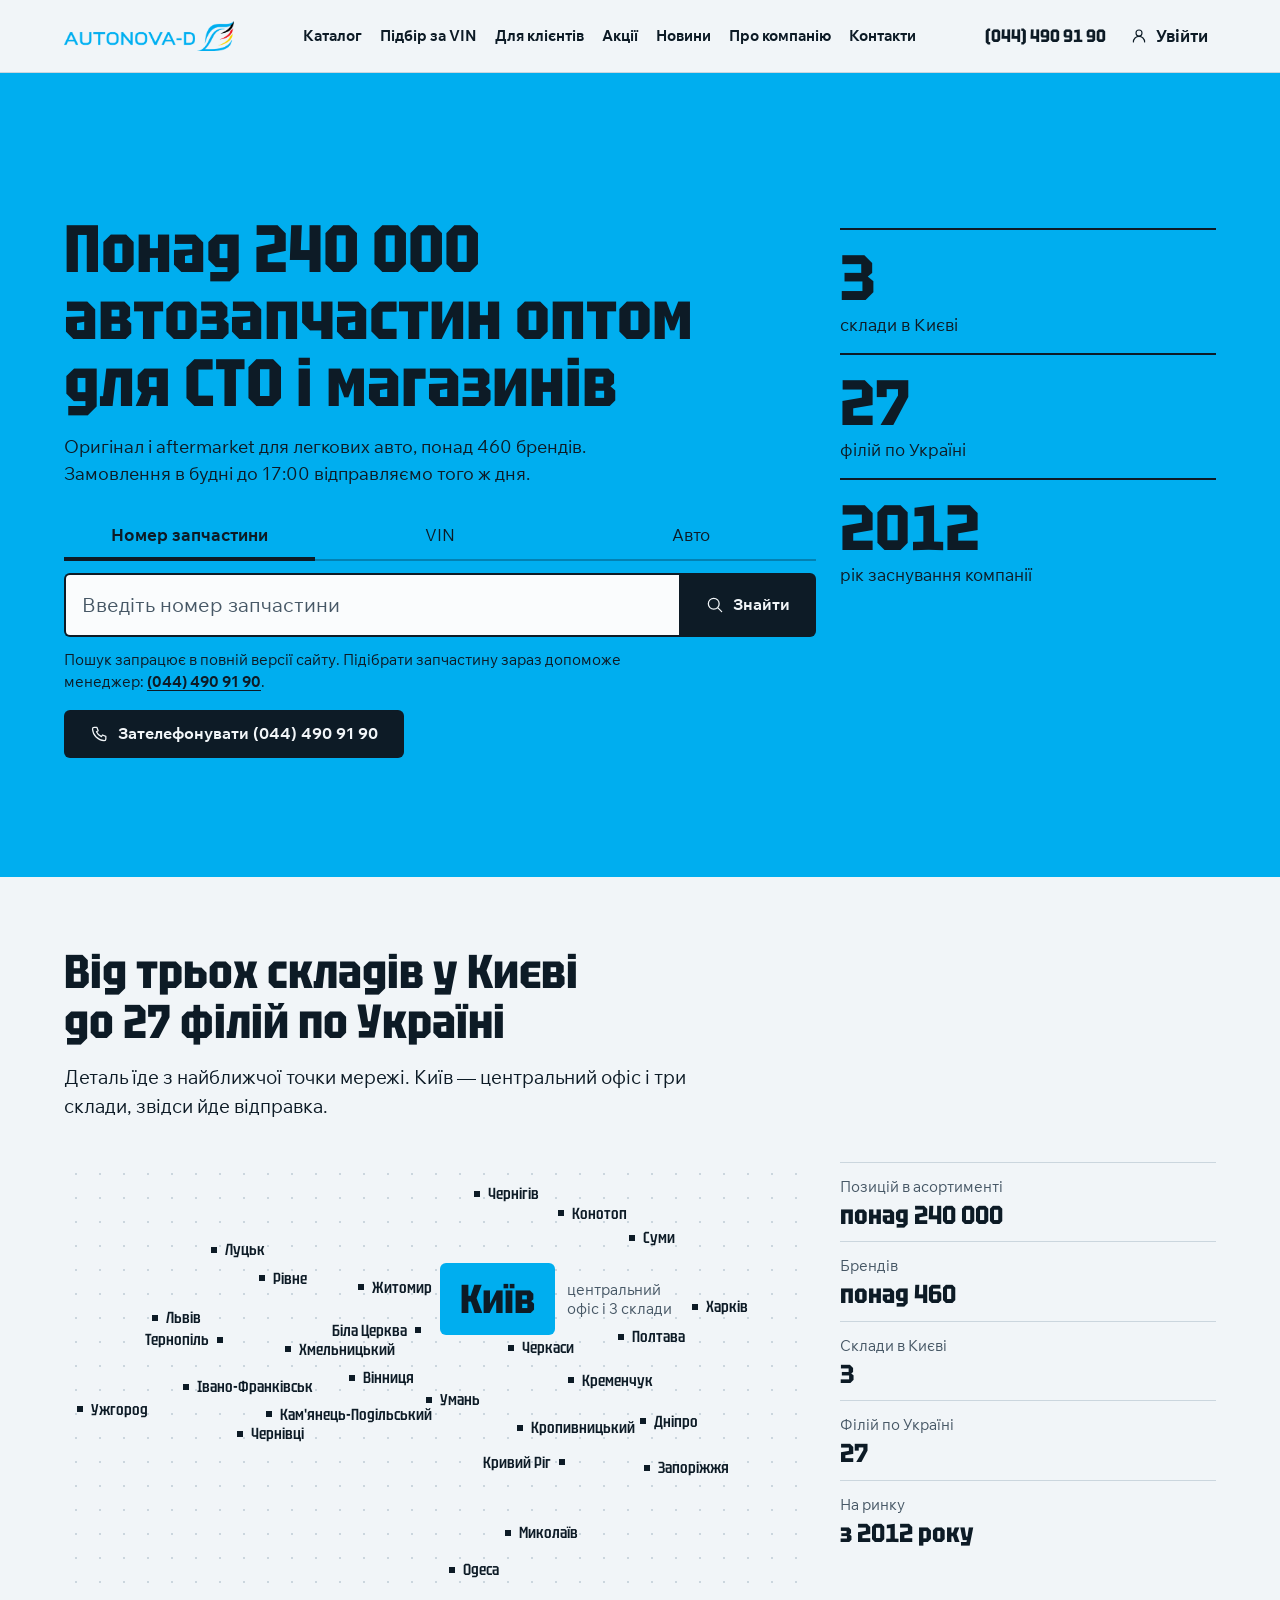
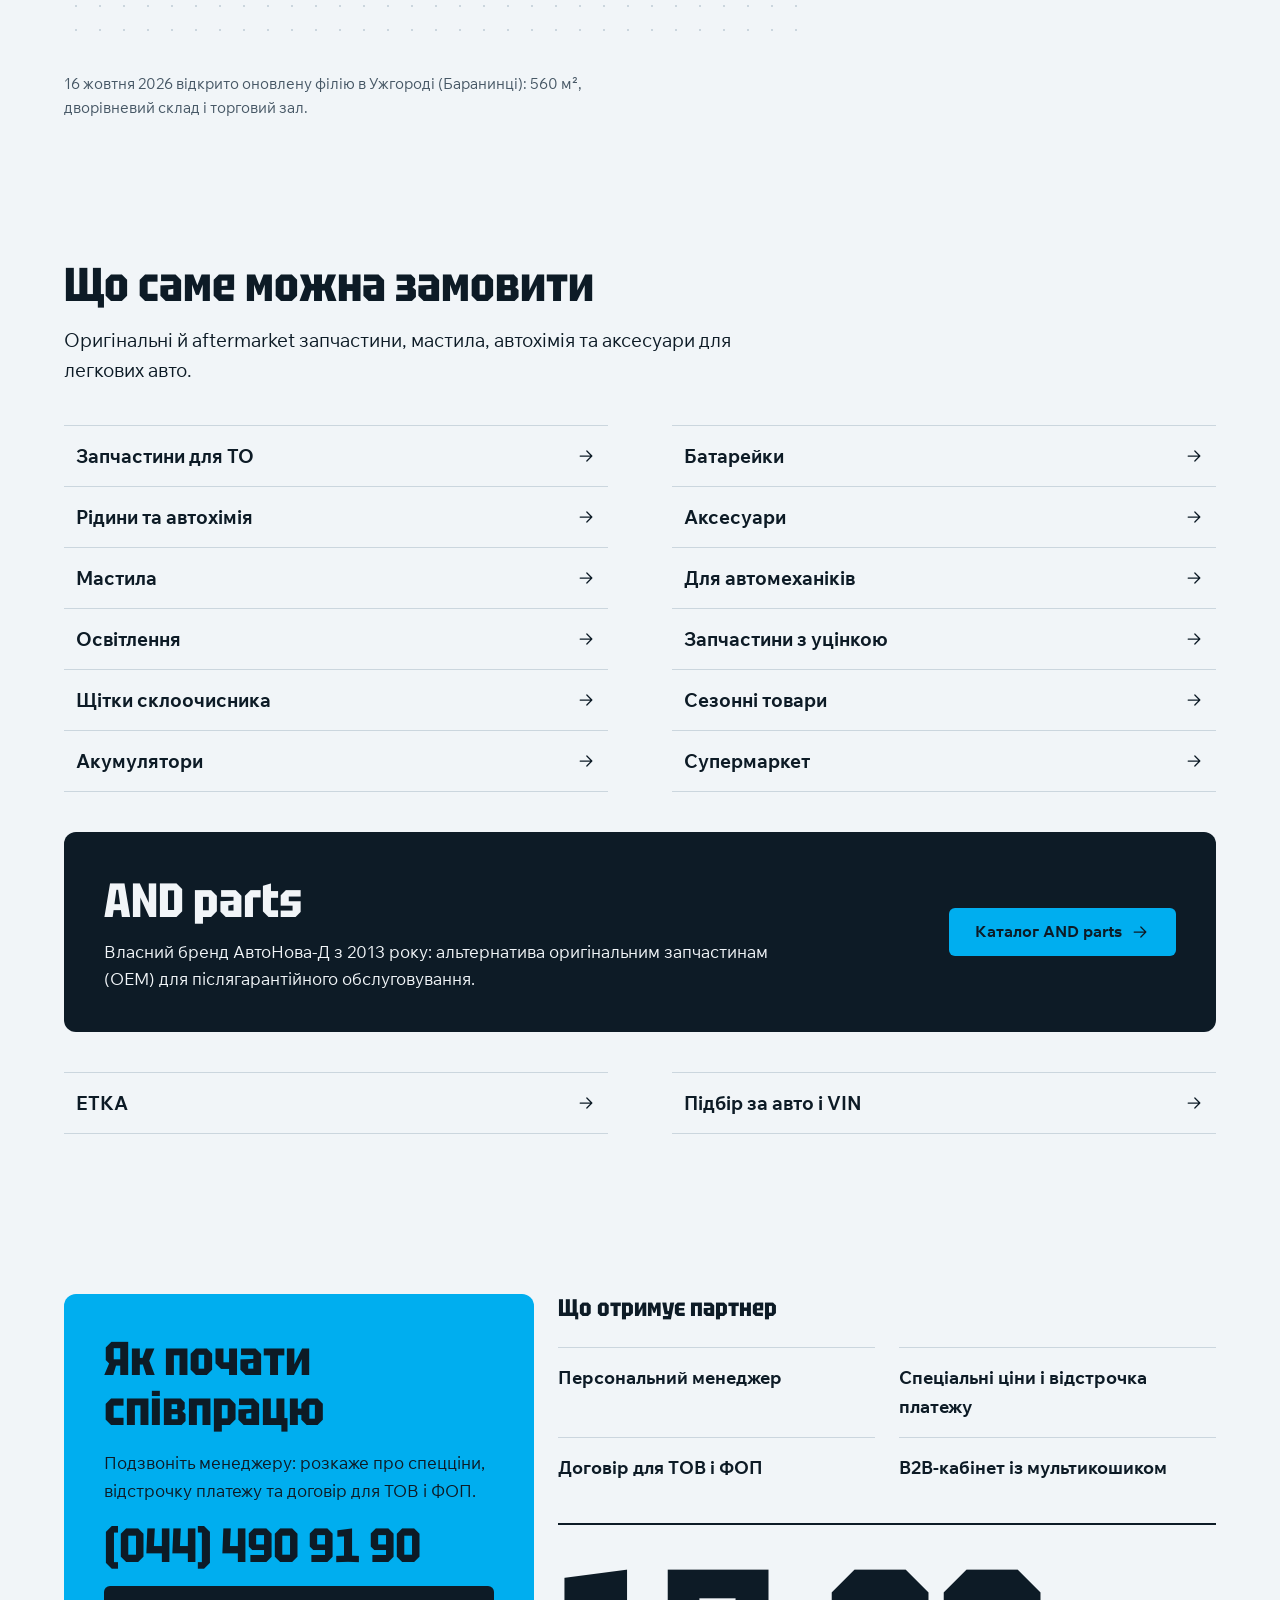
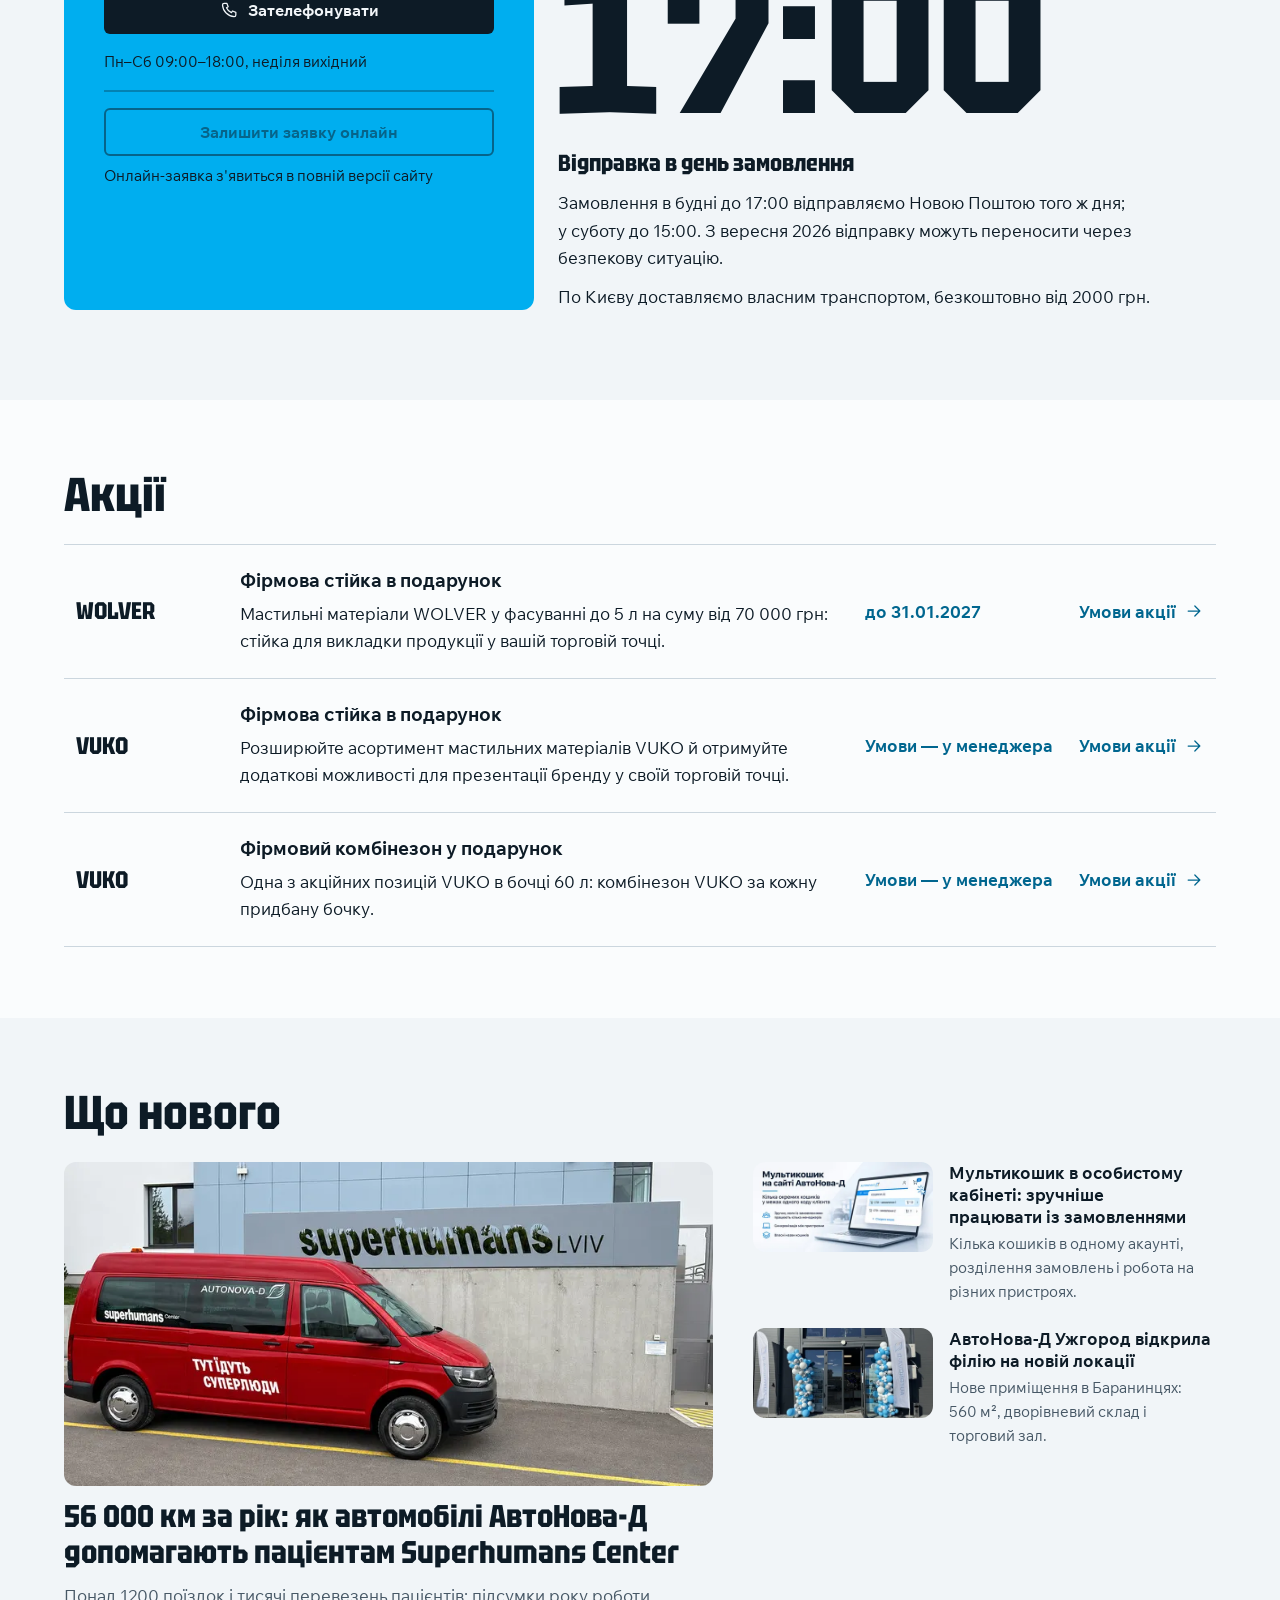
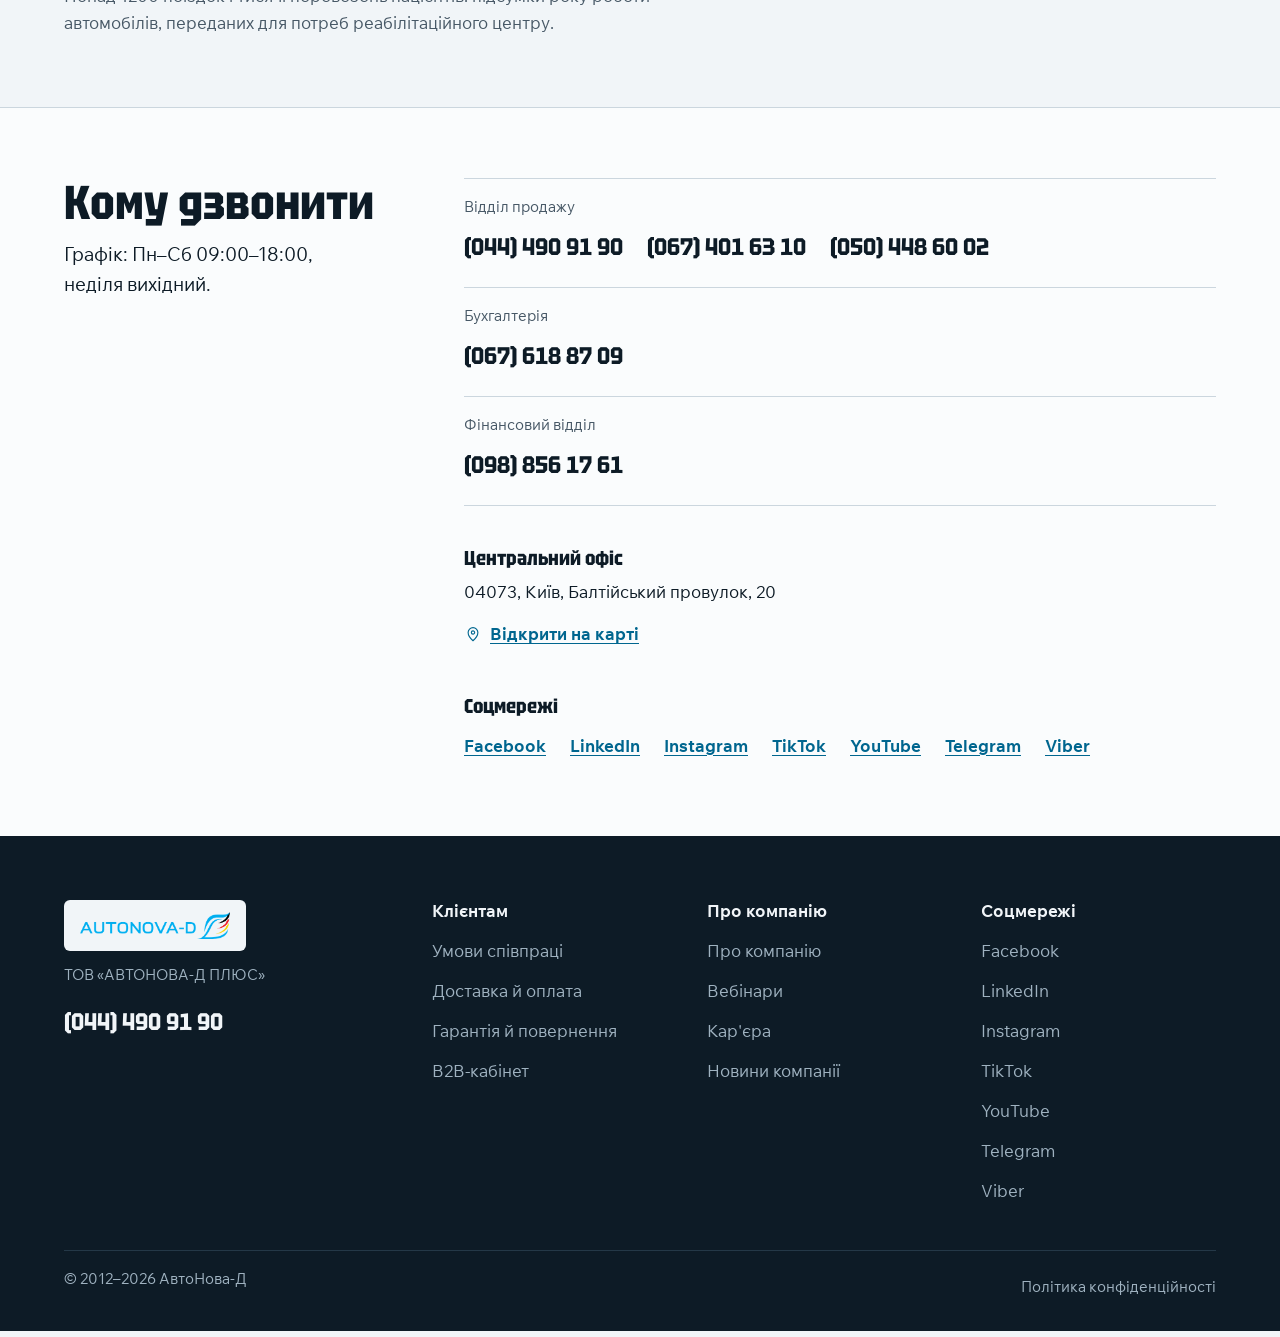
<file: autonovad/index.html>
<!DOCTYPE html><html lang="uk"> <head><meta charset="utf-8"><script>document.documentElement.classList.add("js")</script><meta name="viewport" content="width=device-width, initial-scale=1"><title>Автозапчастини оптом для СТО і магазинів — АвтоНова-Д, Київ і 27 філій</title><meta name="description" content="Понад 240 000 найменувань оригіналу й aftermarket, 3 склади в Києві, 27 філій по Україні. Спецціни й відстрочка для партнерів. (044) 490 91 90"><meta property="og:title" content="Автозапчастини оптом для СТО і магазинів — АвтоНова-Д, Київ і 27 філій"><meta property="og:description" content="Понад 240 000 найменувань оригіналу й aftermarket, 3 склади в Києві, 27 філій по Україні. Спецціни й відстрочка для партнерів. (044) 490 91 90"><meta name="robots" content="noindex"><meta name="theme-color" content="#00AEEF"><link rel="icon" type="image/png" href="./img/logo-mark.png"><link rel="preload" href="./fonts/tektur-cyrillic-standard-normal.woff2" as="font" type="font/woff2" crossorigin><script type="application/ld+json">{"@context":"https://schema.org","@graph":[{"@type":"Organization","name":"АвтоНова-Д","legalName":"ТОВ «АВТОНОВА-Д ПЛЮС»","foundingDate":"2012-01-17","telephone":["+380444909190","+380674016310","+380504486002"],"sameAs":["https://www.facebook.com/autonovad","https://www.linkedin.com/company/autonova-d/","https://www.instagram.com/autonova_d/","https://www.tiktok.com/@autonova_d","https://www.youtube.com/channel/UCWgQ9R3aMOMgf5_67zG7bZA","https://t.me/and_newsroom","https://invite.viber.com/?g2=AQBzW7TAyNzn9kluS9P37QYuAgBPfpOcsnE1lPJdZunG%2BIJYcHUeAGIMcDy6VjN3&lang=ru"]},{"@type":"AutoPartsStore","name":"АвтоНова-Д, центральний офіс","telephone":"+380444909190","address":{"@type":"PostalAddress","streetAddress":"Балтійський провулок, 20","addressLocality":"Київ","postalCode":"04073","addressCountry":"UA"},"openingHoursSpecification":[{"@type":"OpeningHoursSpecification","dayOfWeek":["Monday","Tuesday","Wednesday","Thursday","Friday","Saturday"],"opens":"09:00","closes":"18:00"}]}]}</script><link rel="stylesheet" href="./_astro/index.DqJOC4Ec.css"></head> <body id="top"> <a class="skip-link" href="#main">До змісту</a> <div class="topbar"> <a class="topbar__phone" href="tel:+380444909190"><svg class="icon" width="18" height="18" viewBox="0 0 24 24" fill="none" stroke="currentColor" stroke-width="1.5" stroke-linecap="round" stroke-linejoin="round" aria-hidden="true" focusable="false"><path d="M5 4h3.2l1.6 4-2 1.3a11 11 0 0 0 5.9 5.9l1.3-2 4 1.6V18a2 2 0 0 1-2 2A15 15 0 0 1 3 6a2 2 0 0 1 2-2z"></path></svg><span>(044) 490 91 90</span></a> <span class="future-link topbar__login" role="link" aria-disabled="true" tabindex="0"> <svg class="icon" width="18" height="18" viewBox="0 0 24 24" fill="none" stroke="currentColor" stroke-width="1.5" stroke-linecap="round" stroke-linejoin="round" aria-hidden="true" focusable="false"><path d="M12 12a4 4 0 1 0 0-8 4 4 0 0 0 0 8zM4.5 20a7.5 7.5 0 0 1 15 0"></path></svg><span>Увійти</span> <span class="future-link__note" aria-hidden="true">Розділ у розробці</span> <span class="visually-hidden">(Розділ у розробці)</span> </span> </div> <header class="site-header" data-header> <div class="site-header__bar container"> <a class="logo" href="#top" aria-label="АвтоНова-Д, на початок сторінки"> <img src="./img/logo.png" width="170" height="30" alt="AUTONOVA-D"> </a> <nav class="main-nav" aria-label="Основна навігація"> <ul> <li> <a class="main-nav__link" href="#catalog">Каталог</a> </li><li> <span class="future-link main-nav__link" role="link" aria-disabled="true" tabindex="0"> Підбір за VIN <span class="future-link__note" aria-hidden="true">Розділ у розробці</span> <span class="visually-hidden">(Розділ у розробці)</span> </span> </li><li> <a class="main-nav__link" href="#partner">Для клієнтів</a> </li><li> <a class="main-nav__link" href="#offers">Акції</a> </li><li> <a class="main-nav__link" href="#news">Новини</a> </li><li> <span class="future-link main-nav__link" role="link" aria-disabled="true" tabindex="0"> Про компанію <span class="future-link__note" aria-hidden="true">Розділ у розробці</span> <span class="visually-hidden">(Розділ у розробці)</span> </span> </li><li> <a class="main-nav__link" href="#contacts">Контакти</a> </li> </ul> </nav> <div class="site-header__actions"> <a class="header-phone" href="tel:+380444909190">(044) 490 91 90</a> <span class="future-link header-login" role="link" aria-disabled="true" tabindex="0"> <svg class="icon" width="18" height="18" viewBox="0 0 24 24" fill="none" stroke="currentColor" stroke-width="1.5" stroke-linecap="round" stroke-linejoin="round" aria-hidden="true" focusable="false"><path d="M12 12a4 4 0 1 0 0-8 4 4 0 0 0 0 8zM4.5 20a7.5 7.5 0 0 1 15 0"></path></svg><span>Увійти</span> <span class="future-link__note" aria-hidden="true">Розділ у розробці</span> <span class="visually-hidden">(Розділ у розробці)</span> </span> </div> <details class="menu" data-menu> <summary class="menu__btn" aria-label="Меню"> <span class="menu__open"><svg class="icon" width="24" height="24" viewBox="0 0 24 24" fill="none" stroke="currentColor" stroke-width="1.5" stroke-linecap="round" stroke-linejoin="round" aria-hidden="true" focusable="false"><path d="M4 7h16M4 12h16M4 17h16"></path></svg></span> <span class="menu__close"><svg class="icon" width="24" height="24" viewBox="0 0 24 24" fill="none" stroke="currentColor" stroke-width="1.5" stroke-linecap="round" stroke-linejoin="round" aria-hidden="true" focusable="false"><path d="M6 6l12 12M18 6 6 18"></path></svg></span> </summary> <div class="menu__panel"> <ul class="menu__list"> <li> <a class="menu__link" href="#catalog">Каталог</a> </li><li> <span class="future-link menu__link" role="link" aria-disabled="true" tabindex="0"> Підбір за VIN <span class="future-link__note" aria-hidden="true">Розділ у розробці</span> <span class="visually-hidden">(Розділ у розробці)</span> </span> </li><li> <a class="menu__link" href="#partner">Для клієнтів</a> </li><li> <a class="menu__link" href="#offers">Акції</a> </li><li> <a class="menu__link" href="#news">Новини</a> </li><li> <span class="future-link menu__link" role="link" aria-disabled="true" tabindex="0"> Про компанію <span class="future-link__note" aria-hidden="true">Розділ у розробці</span> <span class="visually-hidden">(Розділ у розробці)</span> </span> </li><li> <a class="menu__link" href="#contacts">Контакти</a> </li> </ul> <a class="btn btn--ink btn--call menu__call" href="tel:+380444909190"><svg class="icon" width="20" height="20" viewBox="0 0 24 24" fill="none" stroke="currentColor" stroke-width="1.5" stroke-linecap="round" stroke-linejoin="round" aria-hidden="true" focusable="false"><path d="M5 4h3.2l1.6 4-2 1.3a11 11 0 0 0 5.9 5.9l1.3-2 4 1.6V18a2 2 0 0 1-2 2A15 15 0 0 1 3 6a2 2 0 0 1 2-2z"></path></svg><span>Зателефонувати (044) 490 91 90</span></a> </div> </details> </div> <div class="header-search" data-compact aria-label="Пошук у шапці"> <div class="container header-search__inner"> <form class="search search--compact" data-search action="#search" method="get" role="search" aria-label="Пошук запчастин">  <div class="search__row"> <label class="visually-hidden" for="q-h">Запит для пошуку</label> <input class="search__input" id="q-h" name="q" type="search" autocomplete="off" placeholder="Введіть номер запчастини" data-q aria-describedby="hint-h"> <button class="btn btn--ink search__btn" type="submit"><svg class="icon" width="20" height="20" viewBox="0 0 24 24" fill="none" stroke="currentColor" stroke-width="1.5" stroke-linecap="round" stroke-linejoin="round" aria-hidden="true" focusable="false"><path d="M10.5 17a6.5 6.5 0 1 0 0-13 6.5 6.5 0 0 0 0 13zM15.5 15.5 20 20"></path></svg><span>Знайти</span></button> </div> <p class="search__hint" id="hint-h" data-hint role="status" hidden>
Пошук запрацює в повній версії сайту. Підібрати запчастину зараз допоможе менеджер: <a href="tel:+380444909190">(044) 490 91 90</a>.
</p> </form> </div> </div> </header> <div class="dock" data-dock> <a class="dock__btn" href="#search" data-dock-search><svg class="icon" width="20" height="20" viewBox="0 0 24 24" fill="none" stroke="currentColor" stroke-width="1.5" stroke-linecap="round" stroke-linejoin="round" aria-hidden="true" focusable="false"><path d="M10.5 17a6.5 6.5 0 1 0 0-13 6.5 6.5 0 0 0 0 13zM15.5 15.5 20 20"></path></svg><span>Пошук</span></a> <a class="dock__btn dock__btn--call" href="tel:+380444909190"><svg class="icon" width="20" height="20" viewBox="0 0 24 24" fill="none" stroke="currentColor" stroke-width="1.5" stroke-linecap="round" stroke-linejoin="round" aria-hidden="true" focusable="false"><path d="M5 4h3.2l1.6 4-2 1.3a11 11 0 0 0 5.9 5.9l1.3-2 4 1.6V18a2 2 0 0 1-2 2A15 15 0 0 1 3 6a2 2 0 0 1 2-2z"></path></svg><span>Подзвонити</span></a> </div> <main id="main">   <section id="hero" class="hero" aria-label="Пошук запчастин">  <div class="container hero__grid"> <div class="hero__main"> <h1 class="hero__title" data-rise style="--d:0ms">Понад 240 000 автозапчастин оптом для СТО і магазинів</h1> <p class="hero__lede" data-rise style="--d:60ms">Оригінал і aftermarket для легкових авто, понад 460 брендів. Замовлення в будні до 17:00 відправляємо того ж дня.</p> <div class="hero__search" id="search" data-rise style="--d:120ms"> <form class="search search--hero" data-search action="#search" method="get" role="search" aria-label="Пошук запчастин"> <fieldset class="seg" data-seg> <legend class="visually-hidden">Спосіб пошуку</legend> <label class="seg__opt"> <input type="radio" name="mode-hero" value="part" checked data-placeholder="Введіть номер запчастини"> <span class="seg__text"><span class="seg__long">Номер запчастини</span><span class="seg__short">Номер</span></span> </label><label class="seg__opt"> <input type="radio" name="mode-hero" value="vin" data-placeholder="Введіть VIN-код автомобіля"> <span class="seg__text"><span class="seg__long">VIN</span><span class="seg__short">VIN</span></span> </label><label class="seg__opt"> <input type="radio" name="mode-hero" value="car" data-placeholder="Марка, модель і рік автомобіля"> <span class="seg__text"><span class="seg__long">Авто</span><span class="seg__short">Авто</span></span> </label> <span class="seg__bar" aria-hidden="true"></span> </fieldset> <div class="search__row"> <label class="visually-hidden" for="q-hero">Запит для пошуку</label> <input class="search__input" id="q-hero" name="q" type="search" autocomplete="off" placeholder="Введіть номер запчастини" data-q aria-describedby="hint-hero"> <button class="btn btn--ink search__btn" type="submit"><svg class="icon" width="20" height="20" viewBox="0 0 24 24" fill="none" stroke="currentColor" stroke-width="1.5" stroke-linecap="round" stroke-linejoin="round" aria-hidden="true" focusable="false"><path d="M10.5 17a6.5 6.5 0 1 0 0-13 6.5 6.5 0 0 0 0 13zM15.5 15.5 20 20"></path></svg><span>Знайти</span></button> </div> <p class="search__hint" id="hint-hero" data-hint role="status">
Пошук запрацює в повній версії сайту. Підібрати запчастину зараз допоможе менеджер: <a href="tel:+380444909190">(044) 490 91 90</a>.
</p> </form> </div> <a class="btn btn--ink btn--call hero__call" href="tel:+380444909190" data-rise style="--d:180ms"><svg class="icon" width="20" height="20" viewBox="0 0 24 24" fill="none" stroke="currentColor" stroke-width="1.5" stroke-linecap="round" stroke-linejoin="round" aria-hidden="true" focusable="false"><path d="M5 4h3.2l1.6 4-2 1.3a11 11 0 0 0 5.9 5.9l1.3-2 4 1.6V18a2 2 0 0 1-2 2A15 15 0 0 1 3 6a2 2 0 0 1 2-2z"></path></svg><span>Зателефонувати (044) 490 91 90</span></a> </div> <ul class="hero__facts" data-rise style="--d:240ms"> <li><span class="fact__n">3</span><span class="fact__t">склади в Києві</span></li> <li><span class="fact__n">27</span><span class="fact__t">філій по Україні</span></li> <li><span class="fact__n">2012</span><span class="fact__t">рік заснування компанії</span></li> </ul> </div>  </section> <section id="scale" class="scale" aria-label="Мережа і масштаб">  <div class="container scale__grid"> <div class="scale__head"> <h2>Від трьох складів у Києві до 27 філій по Україні</h2> <p class="lead">Деталь їде з найближчої точки мережі. Київ — центральний офіс і три склади, звідси йде відправка.</p> </div> <ul class="net" data-network aria-label="Мережа філій АвтоНова-Д"> <li class="city" style="--x:1.76%;--y:50.64%;--i:26;--o:0"> <span class="city__name">Ужгород</span>  </li><li class="city" style="--x:11.73%;--y:31.21%;--i:25;--o:1"> <span class="city__name">Львів</span>  </li><li class="city" style="--x:19.54%;--y:16.72%;--i:17;--o:3"> <span class="city__name">Луцьк</span>  </li><li class="city" style="--x:25.93%;--y:22.79%;--i:12;--o:6"> <span class="city__name">Рівне</span>  </li><li class="city city--left" style="--x:21.12%;--y:35.83%;--i:16;--o:4"> <span class="city__name">Тернопіль</span>  </li><li class="city" style="--x:15.84%;--y:45.87%;--i:24;--o:2"> <span class="city__name">Івано-Франківськ</span>  </li><li class="city" style="--x:23.06%;--y:55.90%;--i:20;--o:5"> <span class="city__name">Чернівці</span>  </li><li class="city" style="--x:29.33%;--y:37.90%;--i:10;--o:8"> <span class="city__name">Хмельницький</span>  </li><li class="city" style="--x:26.87%;--y:51.69%;--i:14;--o:7"> <span class="city__name">Кам&#39;янець-Подільський</span>  </li><li class="city" style="--x:37.96%;--y:43.93%;--i:6;--o:9"> <span class="city__name">Вінниця</span>  </li><li class="city" style="--x:39.07%;--y:24.69%;--i:3;--o:10"> <span class="city__name">Житомир</span>  </li><li class="city city--major" style="--x:49.98%;--y:21.50%;--i:0;--o:13"> <span class="city__name">Київ</span> <span class="city__note">центральний офіс і 3 склади</span> </li><li class="city city--left" style="--x:47.52%;--y:33.85%;--i:1;--o:11"> <span class="city__name">Біла Церква</span>  </li><li class="city" style="--x:48.11%;--y:48.57%;--i:5;--o:12"> <span class="city__name">Умань</span>  </li><li class="city" style="--x:59.02%;--y:37.59%;--i:4;--o:17"> <span class="city__name">Черкаси</span>  </li><li class="city" style="--x:54.56%;--y:4.78%;--i:2;--o:15"> <span class="city__name">Чернігів</span>  </li><li class="city" style="--x:65.71%;--y:8.92%;--i:7;--o:19"> <span class="city__name">Конотоп</span>  </li><li class="city" style="--x:75.09%;--y:14.17%;--i:13;--o:23"> <span class="city__name">Суми</span>  </li><li class="city" style="--x:73.63%;--y:35.20%;--i:11;--o:22"> <span class="city__name">Полтава</span>  </li><li class="city" style="--x:67.00%;--y:44.48%;--i:9;--o:21"> <span class="city__name">Кременчук</span>  </li><li class="city" style="--x:60.19%;--y:54.56%;--i:8;--o:18"> <span class="city__name">Кропивницький</span>  </li><li class="city" style="--x:76.56%;--y:53.19%;--i:18;--o:24"> <span class="city__name">Дніпро</span>  </li><li class="city city--left" style="--x:66.59%;--y:61.95%;--i:15;--o:20"> <span class="city__name">Кривий Ріг</span>  </li><li class="city" style="--x:77.09%;--y:63.07%;--i:23;--o:25"> <span class="city__name">Запоріжжя</span>  </li><li class="city" style="--x:83.48%;--y:28.83%;--i:21;--o:26"> <span class="city__name">Харків</span>  </li><li class="city" style="--x:58.67%;--y:76.92%;--i:19;--o:16"> <span class="city__name">Миколаїв</span>  </li><li class="city" style="--x:51.16%;--y:84.73%;--i:22;--o:14"> <span class="city__name">Одеса</span>  </li> </ul> <dl class="scale__facts"> <div><dt>Позицій в асортименті</dt><dd>понад 240 000</dd></div> <div><dt>Брендів</dt><dd>понад 460</dd></div> <div><dt>Склади в Києві</dt><dd>3</dd></div> <div><dt>Філій по Україні</dt><dd>27</dd></div> <div><dt>На ринку</dt><dd>з 2012 року</dd></div> </dl> <p class="scale__note">16 жовтня 2026 відкрито оновлену філію в Ужгороді (Баранинці): 560&nbsp;м², дворівневий склад і торговий зал.</p> </div>  </section> <section id="catalog" class="catalog" aria-label="Каталог">  <div class="container"> <div class="catalog__head"> <h2>Що саме можна замовити</h2> <p class="lead">Оригінальні й aftermarket запчастини, мастила, автохімія та аксесуари для легкових авто.</p> </div> <div class="index"> <ul class="index__col"> <li class="index__row"><h3><span class="future-link index__link" role="link" aria-disabled="true" tabindex="0"> <span>Запчастини для ТО</span><svg class="icon" width="20" height="20" viewBox="0 0 24 24" fill="none" stroke="currentColor" stroke-width="1.5" stroke-linecap="round" stroke-linejoin="round" aria-hidden="true" focusable="false"><path d="M5 12h14M13 6l6 6-6 6"></path></svg> <span class="future-link__note" aria-hidden="true">Розділ у розробці</span> <span class="visually-hidden">(Розділ у розробці)</span> </span></h3></li><li class="index__row"><h3><span class="future-link index__link" role="link" aria-disabled="true" tabindex="0"> <span>Рідини та автохімія</span><svg class="icon" width="20" height="20" viewBox="0 0 24 24" fill="none" stroke="currentColor" stroke-width="1.5" stroke-linecap="round" stroke-linejoin="round" aria-hidden="true" focusable="false"><path d="M5 12h14M13 6l6 6-6 6"></path></svg> <span class="future-link__note" aria-hidden="true">Розділ у розробці</span> <span class="visually-hidden">(Розділ у розробці)</span> </span></h3></li><li class="index__row"><h3><span class="future-link index__link" role="link" aria-disabled="true" tabindex="0"> <span>Мастила</span><svg class="icon" width="20" height="20" viewBox="0 0 24 24" fill="none" stroke="currentColor" stroke-width="1.5" stroke-linecap="round" stroke-linejoin="round" aria-hidden="true" focusable="false"><path d="M5 12h14M13 6l6 6-6 6"></path></svg> <span class="future-link__note" aria-hidden="true">Розділ у розробці</span> <span class="visually-hidden">(Розділ у розробці)</span> </span></h3></li><li class="index__row"><h3><span class="future-link index__link" role="link" aria-disabled="true" tabindex="0"> <span>Освітлення</span><svg class="icon" width="20" height="20" viewBox="0 0 24 24" fill="none" stroke="currentColor" stroke-width="1.5" stroke-linecap="round" stroke-linejoin="round" aria-hidden="true" focusable="false"><path d="M5 12h14M13 6l6 6-6 6"></path></svg> <span class="future-link__note" aria-hidden="true">Розділ у розробці</span> <span class="visually-hidden">(Розділ у розробці)</span> </span></h3></li><li class="index__row"><h3><span class="future-link index__link" role="link" aria-disabled="true" tabindex="0"> <span>Щітки склоочисника</span><svg class="icon" width="20" height="20" viewBox="0 0 24 24" fill="none" stroke="currentColor" stroke-width="1.5" stroke-linecap="round" stroke-linejoin="round" aria-hidden="true" focusable="false"><path d="M5 12h14M13 6l6 6-6 6"></path></svg> <span class="future-link__note" aria-hidden="true">Розділ у розробці</span> <span class="visually-hidden">(Розділ у розробці)</span> </span></h3></li><li class="index__row"><h3><span class="future-link index__link" role="link" aria-disabled="true" tabindex="0"> <span>Акумулятори</span><svg class="icon" width="20" height="20" viewBox="0 0 24 24" fill="none" stroke="currentColor" stroke-width="1.5" stroke-linecap="round" stroke-linejoin="round" aria-hidden="true" focusable="false"><path d="M5 12h14M13 6l6 6-6 6"></path></svg> <span class="future-link__note" aria-hidden="true">Розділ у розробці</span> <span class="visually-hidden">(Розділ у розробці)</span> </span></h3></li> </ul> <ul class="index__col"> <li class="index__row"><h3><span class="future-link index__link" role="link" aria-disabled="true" tabindex="0"> <span>Батарейки</span><svg class="icon" width="20" height="20" viewBox="0 0 24 24" fill="none" stroke="currentColor" stroke-width="1.5" stroke-linecap="round" stroke-linejoin="round" aria-hidden="true" focusable="false"><path d="M5 12h14M13 6l6 6-6 6"></path></svg> <span class="future-link__note" aria-hidden="true">Розділ у розробці</span> <span class="visually-hidden">(Розділ у розробці)</span> </span></h3></li><li class="index__row"><h3><span class="future-link index__link" role="link" aria-disabled="true" tabindex="0"> <span>Аксесуари</span><svg class="icon" width="20" height="20" viewBox="0 0 24 24" fill="none" stroke="currentColor" stroke-width="1.5" stroke-linecap="round" stroke-linejoin="round" aria-hidden="true" focusable="false"><path d="M5 12h14M13 6l6 6-6 6"></path></svg> <span class="future-link__note" aria-hidden="true">Розділ у розробці</span> <span class="visually-hidden">(Розділ у розробці)</span> </span></h3></li><li class="index__row"><h3><span class="future-link index__link" role="link" aria-disabled="true" tabindex="0"> <span>Для автомеханіків</span><svg class="icon" width="20" height="20" viewBox="0 0 24 24" fill="none" stroke="currentColor" stroke-width="1.5" stroke-linecap="round" stroke-linejoin="round" aria-hidden="true" focusable="false"><path d="M5 12h14M13 6l6 6-6 6"></path></svg> <span class="future-link__note" aria-hidden="true">Розділ у розробці</span> <span class="visually-hidden">(Розділ у розробці)</span> </span></h3></li><li class="index__row"><h3><span class="future-link index__link" role="link" aria-disabled="true" tabindex="0"> <span>Запчастини з уцінкою</span><svg class="icon" width="20" height="20" viewBox="0 0 24 24" fill="none" stroke="currentColor" stroke-width="1.5" stroke-linecap="round" stroke-linejoin="round" aria-hidden="true" focusable="false"><path d="M5 12h14M13 6l6 6-6 6"></path></svg> <span class="future-link__note" aria-hidden="true">Розділ у розробці</span> <span class="visually-hidden">(Розділ у розробці)</span> </span></h3></li><li class="index__row"><h3><span class="future-link index__link" role="link" aria-disabled="true" tabindex="0"> <span>Сезонні товари</span><svg class="icon" width="20" height="20" viewBox="0 0 24 24" fill="none" stroke="currentColor" stroke-width="1.5" stroke-linecap="round" stroke-linejoin="round" aria-hidden="true" focusable="false"><path d="M5 12h14M13 6l6 6-6 6"></path></svg> <span class="future-link__note" aria-hidden="true">Розділ у розробці</span> <span class="visually-hidden">(Розділ у розробці)</span> </span></h3></li><li class="index__row"><h3><span class="future-link index__link" role="link" aria-disabled="true" tabindex="0"> <span>Супермаркет</span><svg class="icon" width="20" height="20" viewBox="0 0 24 24" fill="none" stroke="currentColor" stroke-width="1.5" stroke-linecap="round" stroke-linejoin="round" aria-hidden="true" focusable="false"><path d="M5 12h14M13 6l6 6-6 6"></path></svg> <span class="future-link__note" aria-hidden="true">Розділ у розробці</span> <span class="visually-hidden">(Розділ у розробці)</span> </span></h3></li> </ul> </div> <div class="and on-ink"> <div class="and__main"> <h3 class="and__t">AND parts</h3> <p>Власний бренд АвтоНова-Д з 2013 року: альтернатива оригінальним запчастинам (OEM) для післягарантійного обслуговування.</p> </div> <span class="future-link btn btn--field and__btn" role="link" aria-disabled="true" tabindex="0"> <span>Каталог AND parts</span><svg class="icon" width="20" height="20" viewBox="0 0 24 24" fill="none" stroke="currentColor" stroke-width="1.5" stroke-linecap="round" stroke-linejoin="round" aria-hidden="true" focusable="false"><path d="M5 12h14M13 6l6 6-6 6"></path></svg> <span class="future-link__note" aria-hidden="true">Розділ у розробці</span> <span class="visually-hidden">(Розділ у розробці)</span> </span> </div> <ul class="tools"> <li class="index__row"><h3><span class="future-link index__link" role="link" aria-disabled="true" tabindex="0"> <span>ETKA</span><svg class="icon" width="20" height="20" viewBox="0 0 24 24" fill="none" stroke="currentColor" stroke-width="1.5" stroke-linecap="round" stroke-linejoin="round" aria-hidden="true" focusable="false"><path d="M5 12h14M13 6l6 6-6 6"></path></svg> <span class="future-link__note" aria-hidden="true">Розділ у розробці</span> <span class="visually-hidden">(Розділ у розробці)</span> </span></h3></li> <li class="index__row"><h3><span class="future-link index__link" role="link" aria-disabled="true" tabindex="0"> <span>Підбір за авто і VIN</span><svg class="icon" width="20" height="20" viewBox="0 0 24 24" fill="none" stroke="currentColor" stroke-width="1.5" stroke-linecap="round" stroke-linejoin="round" aria-hidden="true" focusable="false"><path d="M5 12h14M13 6l6 6-6 6"></path></svg> <span class="future-link__note" aria-hidden="true">Розділ у розробці</span> <span class="visually-hidden">(Розділ у розробці)</span> </span></h3></li> </ul> </div>  </section> <section id="partner" class="partner" aria-label="Як почати співпрацю">  <div class="container partner__grid"> <div class="call-panel"> <h2>Як почати співпрацю</h2> <p>Подзвоніть менеджеру: розкаже про спецціни, відстрочку платежу та договір для ТОВ і ФОП.</p> <a class="call-panel__phone" href="tel:+380444909190">(044) 490 91 90</a> <a class="btn btn--ink btn--call" href="tel:+380444909190"><svg class="icon" width="20" height="20" viewBox="0 0 24 24" fill="none" stroke="currentColor" stroke-width="1.5" stroke-linecap="round" stroke-linejoin="round" aria-hidden="true" focusable="false"><path d="M5 4h3.2l1.6 4-2 1.3a11 11 0 0 0 5.9 5.9l1.3-2 4 1.6V18a2 2 0 0 1-2 2A15 15 0 0 1 3 6a2 2 0 0 1 2-2z"></path></svg><span>Зателефонувати</span></a> <p class="call-panel__hours">Пн–Сб 09:00–18:00, неділя вихідний</p> <div class="call-panel__form"> <button class="btn btn--line" type="button" disabled aria-describedby="app-hint">Залишити заявку онлайн</button> <p id="app-hint">Онлайн-заявка з'явиться в повній версії сайту</p> </div> </div> <div class="partner__body"> <h3 class="partner__h">Що отримує партнер</h3> <ul class="gives"> <li>Персональний менеджер</li> <li>Спеціальні ціни і відстрочка платежу</li> <li>Договір для ТОВ і ФОП</li> <li>B2B-кабінет із мультикошиком</li> </ul> <div class="ship"> <p class="ship__big" aria-label="17:00">17:00</p> <div class="ship__text"> <h3>Відправка в день замовлення</h3> <p>Замовлення в будні до 17:00 відправляємо Новою Поштою того ж дня; у суботу до 15:00. З вересня 2026 відправку можуть переносити через безпекову ситуацію.</p> <p>По Києву доставляємо власним транспортом, безкоштовно від 2000 грн.</p> </div> </div> </div> </div>  </section> <section id="offers" class="offers" aria-label="Акції">  <div class="container"> <h2>Акції</h2> <ul class="rows"> <li class="row"> <span class="row__brand">WOLVER</span> <div class="row__body"> <h3>Фірмова стійка в подарунок</h3> <p>Мастильні матеріали WOLVER у фасуванні до 5 л на суму від 70 000 грн: стійка для викладки продукції у вашій торговій точці.</p> </div> <span class="row__date">до 31.01.2027</span> <span class="future-link row__more" role="link" aria-disabled="true" tabindex="0"> <span>Умови акції</span><svg class="icon" width="20" height="20" viewBox="0 0 24 24" fill="none" stroke="currentColor" stroke-width="1.5" stroke-linecap="round" stroke-linejoin="round" aria-hidden="true" focusable="false"><path d="M5 12h14M13 6l6 6-6 6"></path></svg> <span class="future-link__note" aria-hidden="true">Розділ у розробці</span> <span class="visually-hidden">(Розділ у розробці)</span> </span> </li><li class="row"> <span class="row__brand">VUKO</span> <div class="row__body"> <h3>Фірмова стійка в подарунок</h3> <p>Розширюйте асортимент мастильних матеріалів VUKO й отримуйте додаткові можливості для презентації бренду у своїй торговій точці.</p> </div> <span class="row__date">Умови — у менеджера</span> <span class="future-link row__more" role="link" aria-disabled="true" tabindex="0"> <span>Умови акції</span><svg class="icon" width="20" height="20" viewBox="0 0 24 24" fill="none" stroke="currentColor" stroke-width="1.5" stroke-linecap="round" stroke-linejoin="round" aria-hidden="true" focusable="false"><path d="M5 12h14M13 6l6 6-6 6"></path></svg> <span class="future-link__note" aria-hidden="true">Розділ у розробці</span> <span class="visually-hidden">(Розділ у розробці)</span> </span> </li><li class="row"> <span class="row__brand">VUKO</span> <div class="row__body"> <h3>Фірмовий комбінезон у подарунок</h3> <p>Одна з акційних позицій VUKO в бочці 60 л: комбінезон VUKO за кожну придбану бочку.</p> </div> <span class="row__date">Умови — у менеджера</span> <span class="future-link row__more" role="link" aria-disabled="true" tabindex="0"> <span>Умови акції</span><svg class="icon" width="20" height="20" viewBox="0 0 24 24" fill="none" stroke="currentColor" stroke-width="1.5" stroke-linecap="round" stroke-linejoin="round" aria-hidden="true" focusable="false"><path d="M5 12h14M13 6l6 6-6 6"></path></svg> <span class="future-link__note" aria-hidden="true">Розділ у розробці</span> <span class="visually-hidden">(Розділ у розробці)</span> </span> </li> </ul> </div>  </section> <section id="news" class="news" aria-label="Новини">  <div class="container"> <h2>Що нового</h2> <div class="news__grid"> <article class="news-lead"> <img class="news__img" src="./img/superhumans-800.webp" srcset="./img/superhumans-400.webp 400w, ./img/superhumans-800.webp 800w" sizes="(min-width: 900px) 55vw, 100vw" width="800" height="400" alt="Червоний мікроавтобус АвтоНова-Д біля будівлі Superhumans Center" loading="lazy"> <h3><span class="future-link news__link" role="link" aria-disabled="true" tabindex="0"> 56 000 км за рік: як автомобілі АвтоНова-Д допомагають пацієнтам Superhumans Center <span class="future-link__note" aria-hidden="true">Розділ у розробці</span> <span class="visually-hidden">(Розділ у розробці)</span> </span></h3> <p>Понад 1200 поїздок і тисячі перевезень пацієнтів: підсумки року роботи автомобілів, переданих для потреб реабілітаційного центру.</p> </article> <div class="news__side"> <article class="news-item"> <img class="news__img" src="./img/multikoshik-400.webp" width="400" height="200" alt="Інтерфейс мультикошика в особистому кабінеті АвтоНова-Д" loading="lazy"> <div> <h3><span class="future-link news__link" role="link" aria-disabled="true" tabindex="0"> Мультикошик в особистому кабінеті: зручніше працювати із замовленнями <span class="future-link__note" aria-hidden="true">Розділ у розробці</span> <span class="visually-hidden">(Розділ у розробці)</span> </span></h3> <p>Кілька кошиків в одному акаунті, розділення замовлень і робота на різних пристроях.</p> </div> </article> <article class="news-item"> <img class="news__img" src="./img/uzhgorod.webp" width="405" height="203" alt="Вхід у нову філію АвтоНова-Д в Ужгороді, прикрашений повітряними кульками" loading="lazy"> <div> <h3><span class="future-link news__link" role="link" aria-disabled="true" tabindex="0"> АвтоНова-Д Ужгород відкрила філію на новій локації <span class="future-link__note" aria-hidden="true">Розділ у розробці</span> <span class="visually-hidden">(Розділ у розробці)</span> </span></h3> <p>Нове приміщення в Баранинцях: 560&nbsp;м², дворівневий склад і торговий зал.</p> </div> </article> </div> </div> </div>  </section> <section id="contacts" class="contacts" aria-label="Контакти">  <div class="container contacts__grid"> <div class="contacts__head"> <h2>Кому дзвонити</h2> <p class="lead">Графік: Пн–Сб 09:00–18:00, неділя вихідний.</p> </div> <dl class="phones"> <div class="phones__row"> <dt>Відділ продажу</dt> <dd><a href="tel:+380444909190">(044) 490 91 90</a><a href="tel:+380674016310">(067) 401 63 10</a><a href="tel:+380504486002">(050) 448 60 02</a></dd> </div> <div class="phones__row"> <dt>Бухгалтерія</dt> <dd><a href="tel:+380676188709">(067) 618 87 09</a></dd> </div> <div class="phones__row"> <dt>Фінансовий відділ</dt> <dd><a href="tel:+380988561761">(098) 856 17 61</a></dd> </div> </dl> <div class="office"> <h3>Центральний офіс</h3> <p>04073, Київ, Балтійський провулок, 20</p> <a class="textlink" href="https://www.google.com/maps/search/?api=1&query=%D0%91%D0%B0%D0%BB%D1%82%D1%96%D0%B9%D1%81%D1%8C%D0%BA%D0%B8%D0%B9%20%D0%BF%D1%80%D0%BE%D0%B2%D1%83%D0%BB%D0%BE%D0%BA%2C%2020%2C%20%D0%9A%D0%B8%D1%97%D0%B2%2C%2004073" target="_blank" rel="noopener noreferrer"><svg class="icon" width="18" height="18" viewBox="0 0 24 24" fill="none" stroke="currentColor" stroke-width="1.5" stroke-linecap="round" stroke-linejoin="round" aria-hidden="true" focusable="false"><path d="M12 21s6.5-5.6 6.5-11a6.5 6.5 0 1 0-13 0C5.5 15.4 12 21 12 21zM12 12.2a2.2 2.2 0 1 0 0-4.4 2.2 2.2 0 0 0 0 4.4z"></path></svg><span>Відкрити на карті</span></a> </div> <div class="social"> <h3>Соцмережі</h3> <ul> <li><a class="textlink" href="https://www.facebook.com/autonovad" target="_blank" rel="noopener noreferrer">Facebook</a></li><li><a class="textlink" href="https://www.linkedin.com/company/autonova-d/" target="_blank" rel="noopener noreferrer">LinkedIn</a></li><li><a class="textlink" href="https://www.instagram.com/autonova_d/" target="_blank" rel="noopener noreferrer">Instagram</a></li><li><a class="textlink" href="https://www.tiktok.com/@autonova_d" target="_blank" rel="noopener noreferrer">TikTok</a></li><li><a class="textlink" href="https://www.youtube.com/channel/UCWgQ9R3aMOMgf5_67zG7bZA" target="_blank" rel="noopener noreferrer">YouTube</a></li><li><a class="textlink" href="https://t.me/and_newsroom" target="_blank" rel="noopener noreferrer">Telegram</a></li><li><a class="textlink" href="https://invite.viber.com/?g2=AQBzW7TAyNzn9kluS9P37QYuAgBPfpOcsnE1lPJdZunG%2BIJYcHUeAGIMcDy6VjN3&lang=ru" target="_blank" rel="noopener noreferrer">Viber</a></li> </ul> </div> </div>  </section> <button class="to-top" type="button" data-top aria-label="Нагору" hidden><svg class="icon" width="20" height="20" viewBox="0 0 24 24" fill="none" stroke="currentColor" stroke-width="1.5" stroke-linecap="round" stroke-linejoin="round" aria-hidden="true" focusable="false"><path d="M12 19V5M6 11l6-6 6 6"></path></svg></button>  </main> <footer class="site-footer on-ink"> <div class="container site-footer__grid"> <div class="site-footer__brand"> <a class="logo-plate" href="#top" aria-label="АвтоНова-Д, на початок сторінки"><img src="./img/logo.png" width="170" height="30" alt="AUTONOVA-D"></a> <p class="site-footer__legal">ТОВ «АВТОНОВА-Д ПЛЮС»</p> <a class="site-footer__phone" href="tel:+380444909190">(044) 490 91 90</a> </div> <nav class="site-footer__group" aria-labelledby="f-clients"> <h2 class="site-footer__h" id="f-clients">Клієнтам</h2> <ul><li><span class="future-link flink" role="link" aria-disabled="true" tabindex="0"> Умови співпраці <span class="future-link__note" aria-hidden="true">Розділ у розробці</span> <span class="visually-hidden">(Розділ у розробці)</span> </span></li><li><span class="future-link flink" role="link" aria-disabled="true" tabindex="0"> Доставка й оплата <span class="future-link__note" aria-hidden="true">Розділ у розробці</span> <span class="visually-hidden">(Розділ у розробці)</span> </span></li><li><span class="future-link flink" role="link" aria-disabled="true" tabindex="0"> Гарантія й повернення <span class="future-link__note" aria-hidden="true">Розділ у розробці</span> <span class="visually-hidden">(Розділ у розробці)</span> </span></li><li><span class="future-link flink" role="link" aria-disabled="true" tabindex="0"> B2B-кабінет <span class="future-link__note" aria-hidden="true">Розділ у розробці</span> <span class="visually-hidden">(Розділ у розробці)</span> </span></li></ul> </nav> <nav class="site-footer__group" aria-labelledby="f-company"> <h2 class="site-footer__h" id="f-company">Про компанію</h2> <ul><li><span class="future-link flink" role="link" aria-disabled="true" tabindex="0"> Про компанію <span class="future-link__note" aria-hidden="true">Розділ у розробці</span> <span class="visually-hidden">(Розділ у розробці)</span> </span></li><li><span class="future-link flink" role="link" aria-disabled="true" tabindex="0"> Вебінари <span class="future-link__note" aria-hidden="true">Розділ у розробці</span> <span class="visually-hidden">(Розділ у розробці)</span> </span></li><li><span class="future-link flink" role="link" aria-disabled="true" tabindex="0"> Кар&#39;єра <span class="future-link__note" aria-hidden="true">Розділ у розробці</span> <span class="visually-hidden">(Розділ у розробці)</span> </span></li><li><span class="future-link flink" role="link" aria-disabled="true" tabindex="0"> Новини компанії <span class="future-link__note" aria-hidden="true">Розділ у розробці</span> <span class="visually-hidden">(Розділ у розробці)</span> </span></li></ul> </nav> <div class="site-footer__group"> <h2 class="site-footer__h">Соцмережі</h2> <ul><li><a class="flink" href="https://www.facebook.com/autonovad" target="_blank" rel="noopener noreferrer">Facebook</a></li><li><a class="flink" href="https://www.linkedin.com/company/autonova-d/" target="_blank" rel="noopener noreferrer">LinkedIn</a></li><li><a class="flink" href="https://www.instagram.com/autonova_d/" target="_blank" rel="noopener noreferrer">Instagram</a></li><li><a class="flink" href="https://www.tiktok.com/@autonova_d" target="_blank" rel="noopener noreferrer">TikTok</a></li><li><a class="flink" href="https://www.youtube.com/channel/UCWgQ9R3aMOMgf5_67zG7bZA" target="_blank" rel="noopener noreferrer">YouTube</a></li><li><a class="flink" href="https://t.me/and_newsroom" target="_blank" rel="noopener noreferrer">Telegram</a></li><li><a class="flink" href="https://invite.viber.com/?g2=AQBzW7TAyNzn9kluS9P37QYuAgBPfpOcsnE1lPJdZunG%2BIJYcHUeAGIMcDy6VjN3&lang=ru" target="_blank" rel="noopener noreferrer">Viber</a></li></ul> </div> </div> <div class="container site-footer__base"> <p>&copy; 2012&ndash;2026 АвтоНова-Д</p> <span class="future-link flink" role="link" aria-disabled="true" tabindex="0"> Політика конфіденційності <span class="future-link__note" aria-hidden="true">Розділ у розробці</span> <span class="visually-hidden">(Розділ у розробці)</span> </span> </div> </footer> <script type="module">const l=document.documentElement,d=window.matchMedia("(prefers-reduced-motion: reduce)").matches,s=document.querySelector("[data-menu]");s&&(s.addEventListener("click",e=>{e.target.closest("a[href]")&&(s.open=!1)}),document.addEventListener("keydown",e=>{e.key==="Escape"&&s.open&&(s.open=!1,s.querySelector("summary")?.focus())}));document.querySelectorAll("[data-search]").forEach(e=>{const t=e.querySelector("[data-q]"),n=e.querySelector("[data-hint]");e.querySelectorAll('input[type="radio"]').forEach(o=>{o.addEventListener("change",()=>{if(!t)return;const c=o.dataset.placeholder??"";if(d){t.placeholder=c;return}t.classList.add("is-swap"),window.setTimeout(()=>{t.placeholder=c,t.classList.remove("is-swap")},160)})}),e.addEventListener("submit",o=>{o.preventDefault(),n&&(n.hidden=!1,n.classList.remove("is-flash"),n.offsetWidth,n.classList.add("is-flash"))})});const a=document.getElementById("hero");a&&"IntersectionObserver"in window&&new IntersectionObserver(([e])=>{l.toggleAttribute("data-past-hero",!e.isIntersecting)},{rootMargin:"-80px 0px 0px 0px",threshold:0}).observe(a);document.querySelector("[data-dock-search]")?.addEventListener("click",()=>{window.setTimeout(()=>document.getElementById("q-hero")?.focus({preventScroll:!0}),d?0:450)});const r=document.querySelector("[data-network]");if(r)if(d||!("IntersectionObserver"in window))r.classList.add("is-in");else{const e=new IntersectionObserver(t=>{t.some(n=>n.isIntersecting)&&(r.classList.add("is-in"),e.disconnect())},{threshold:.2});e.observe(r)}const i=document.querySelector("[data-top]");if(i){const e=()=>{i.hidden=window.scrollY<window.innerHeight*2};window.addEventListener("scroll",e,{passive:!0}),e(),i.addEventListener("click",()=>{window.scrollTo({top:0})})}</script> </body> </html>
</file>
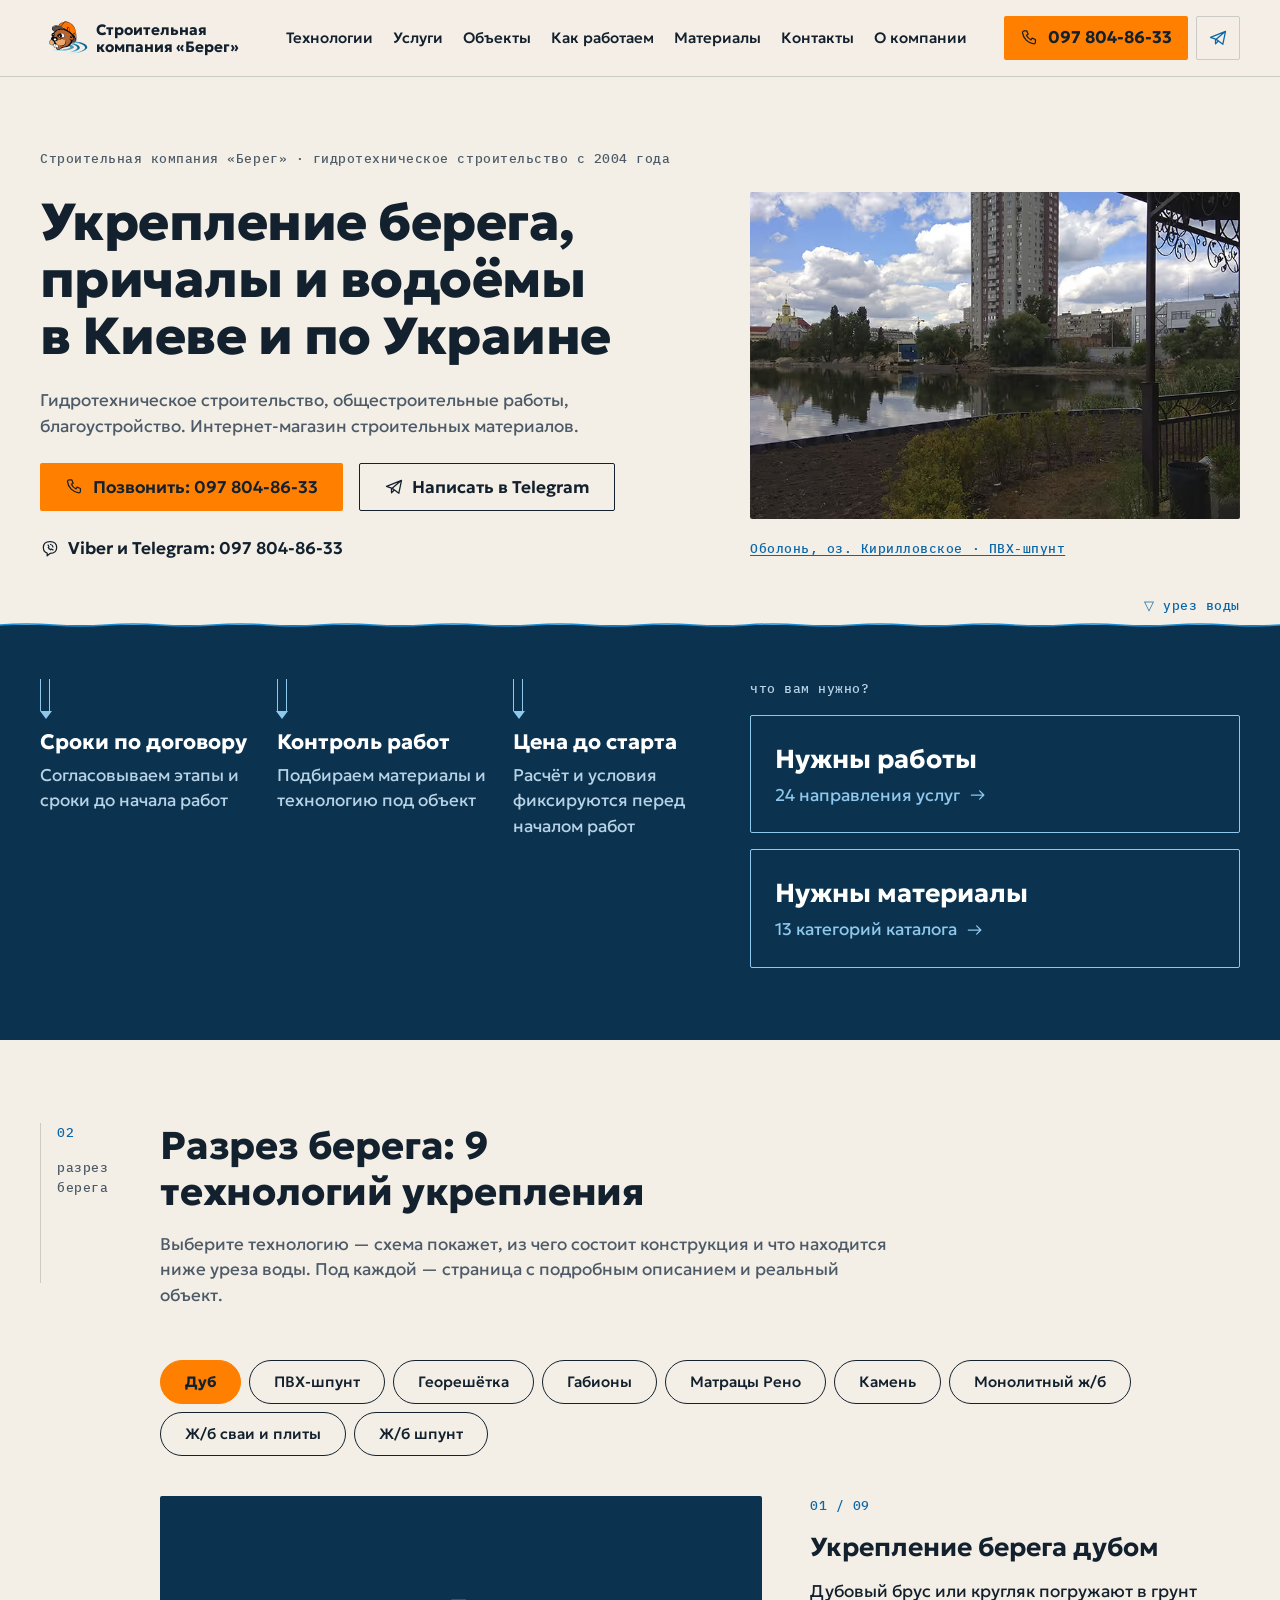
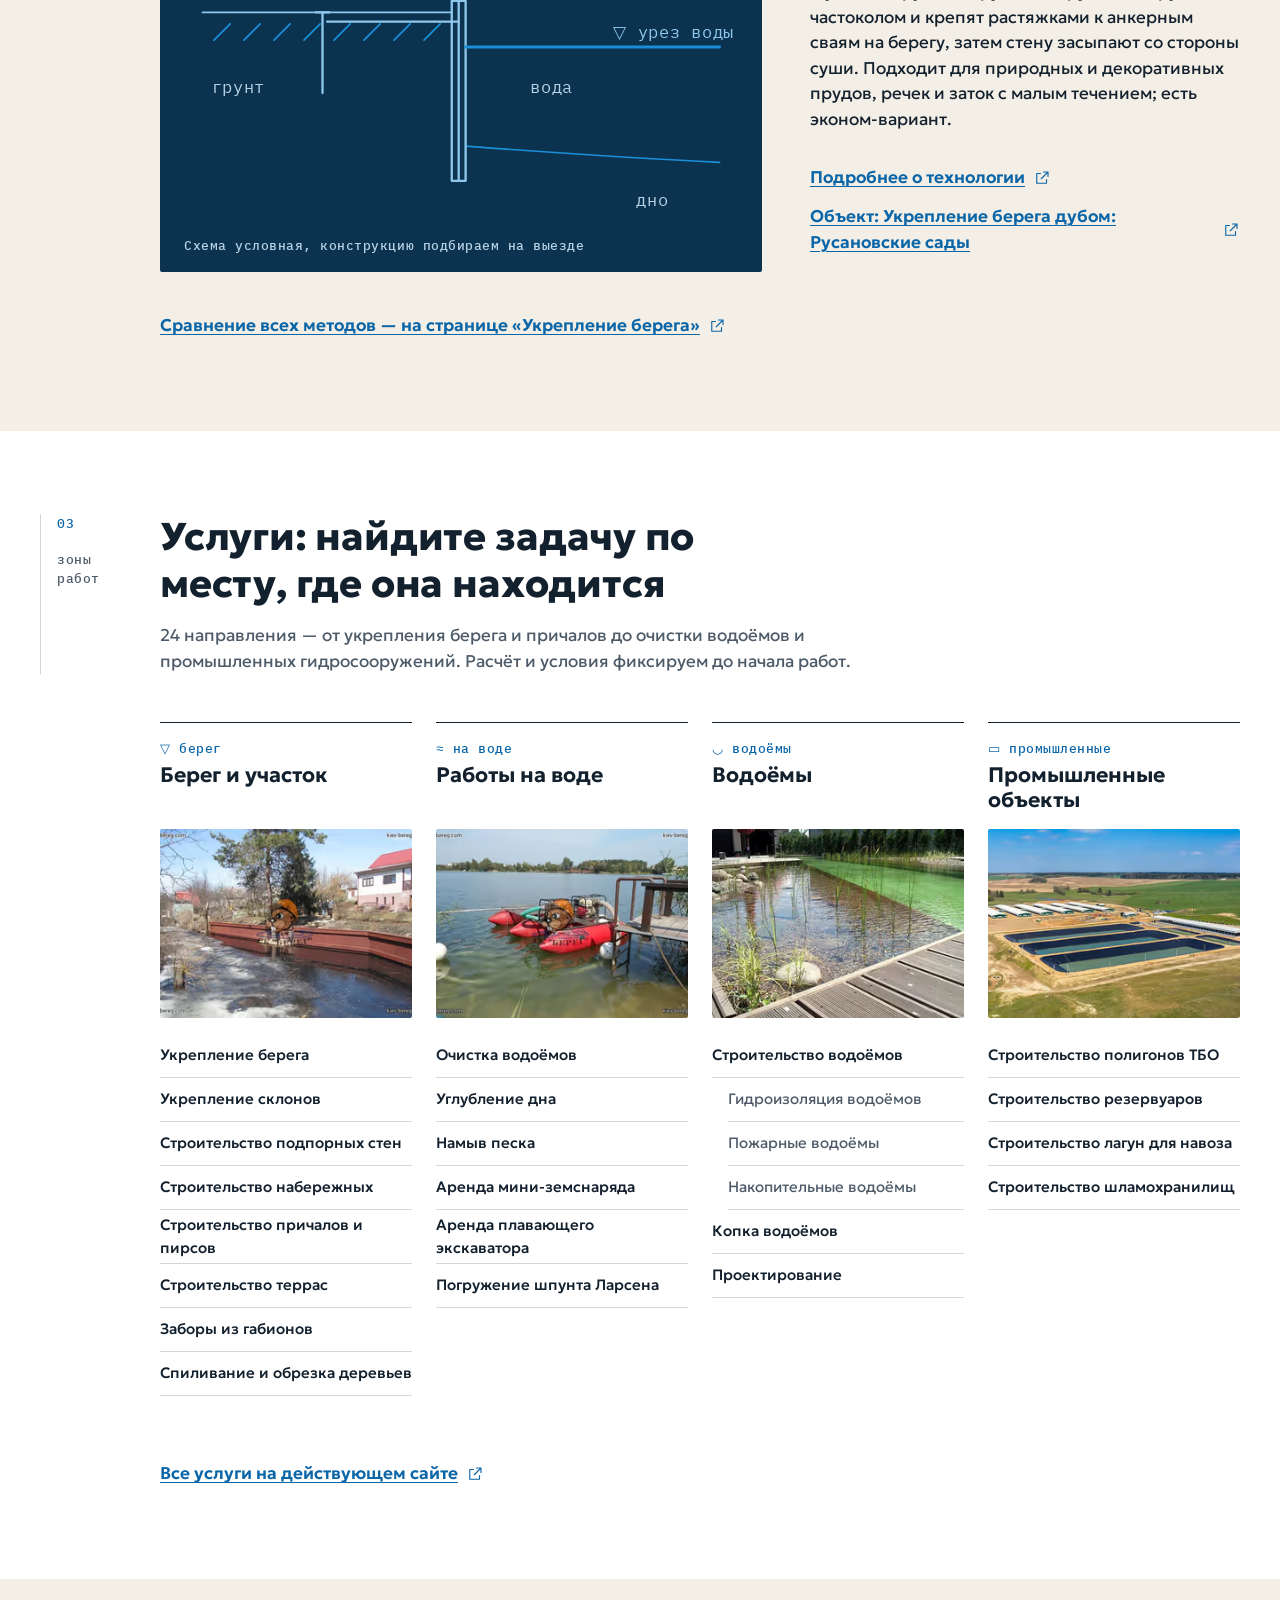
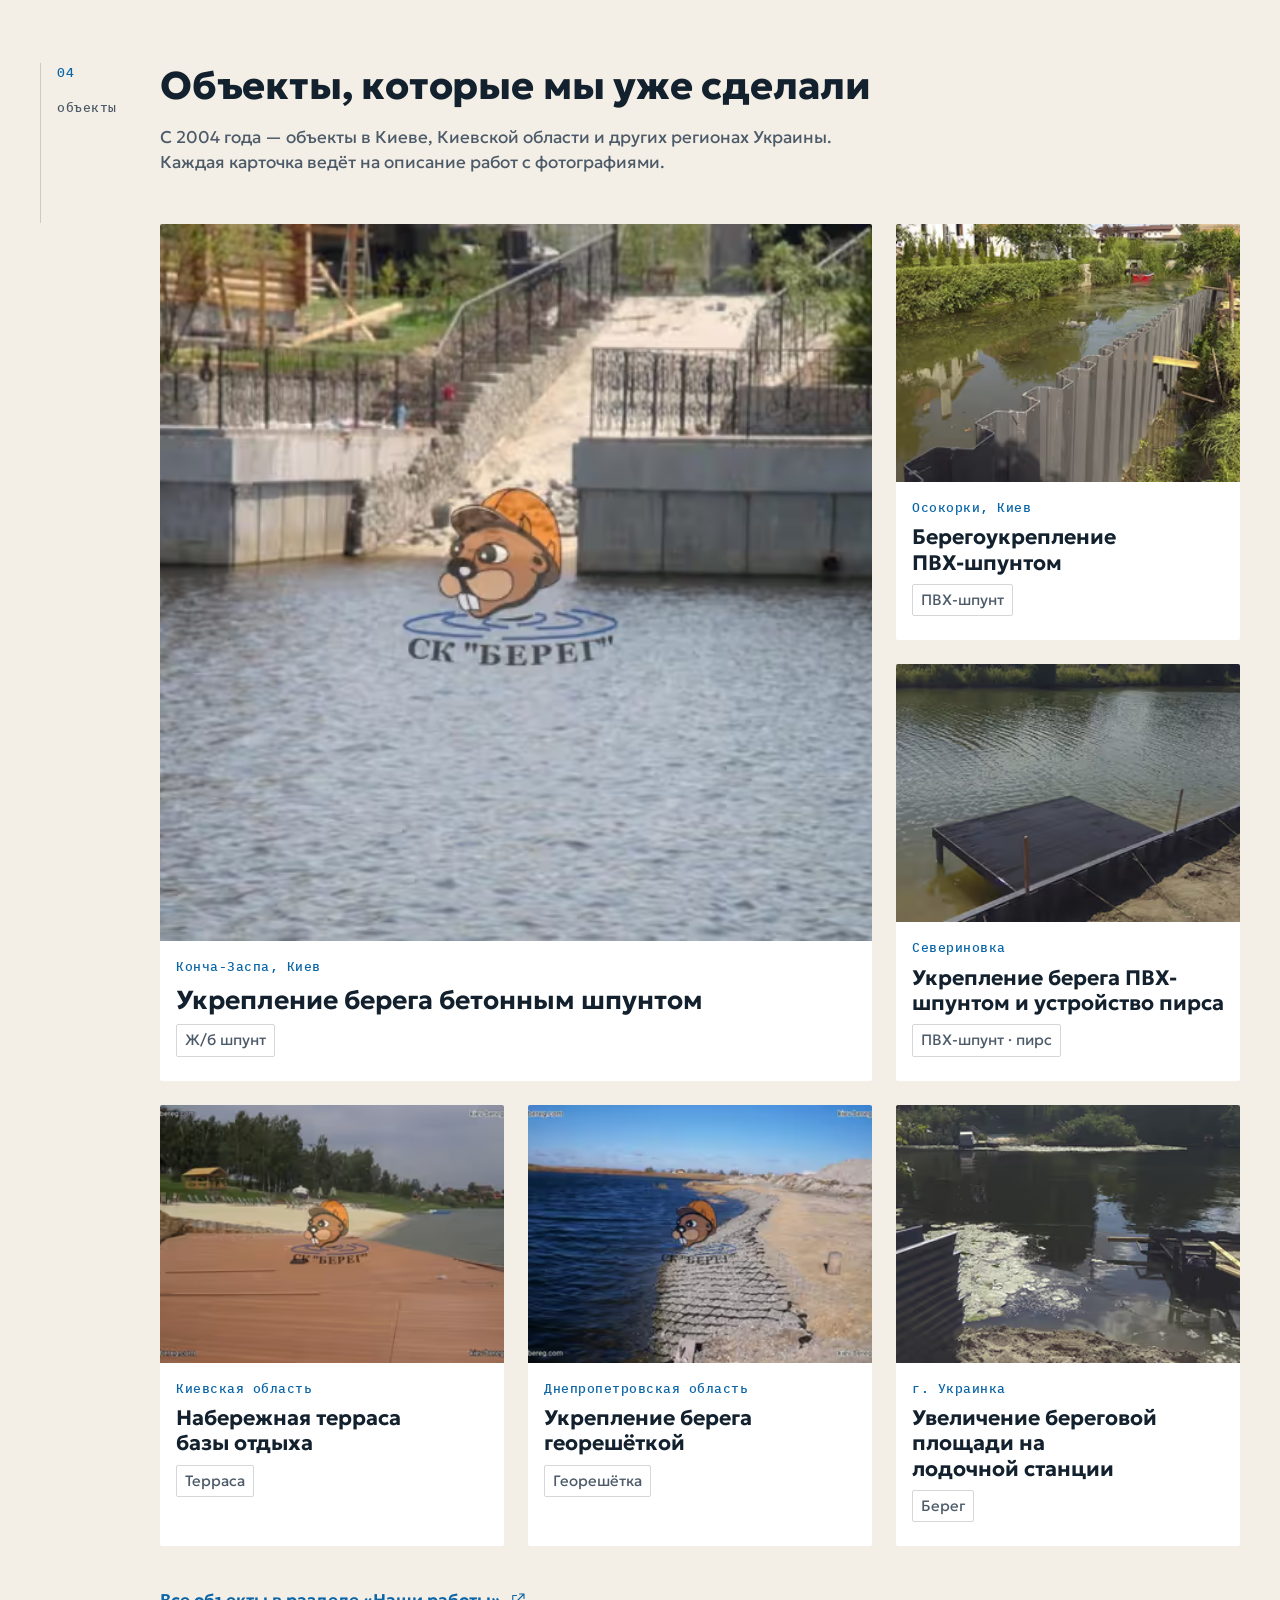
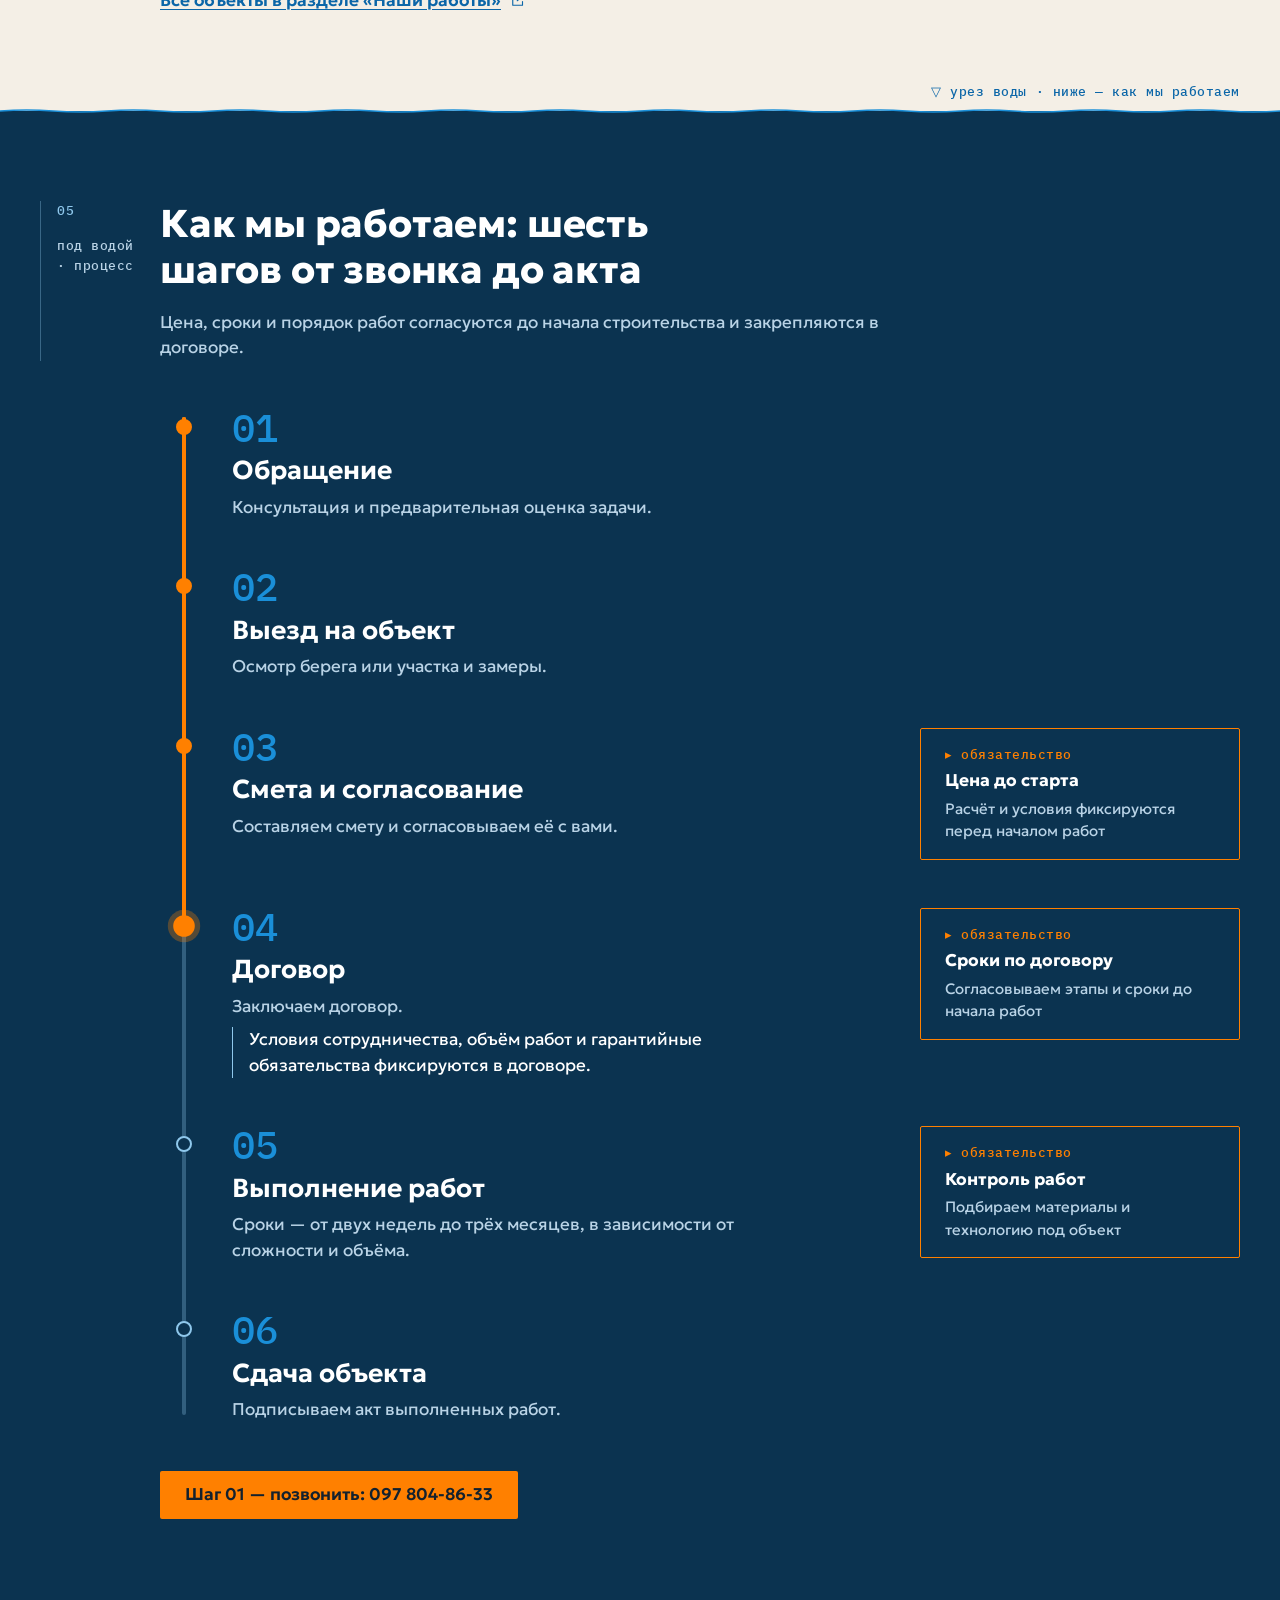
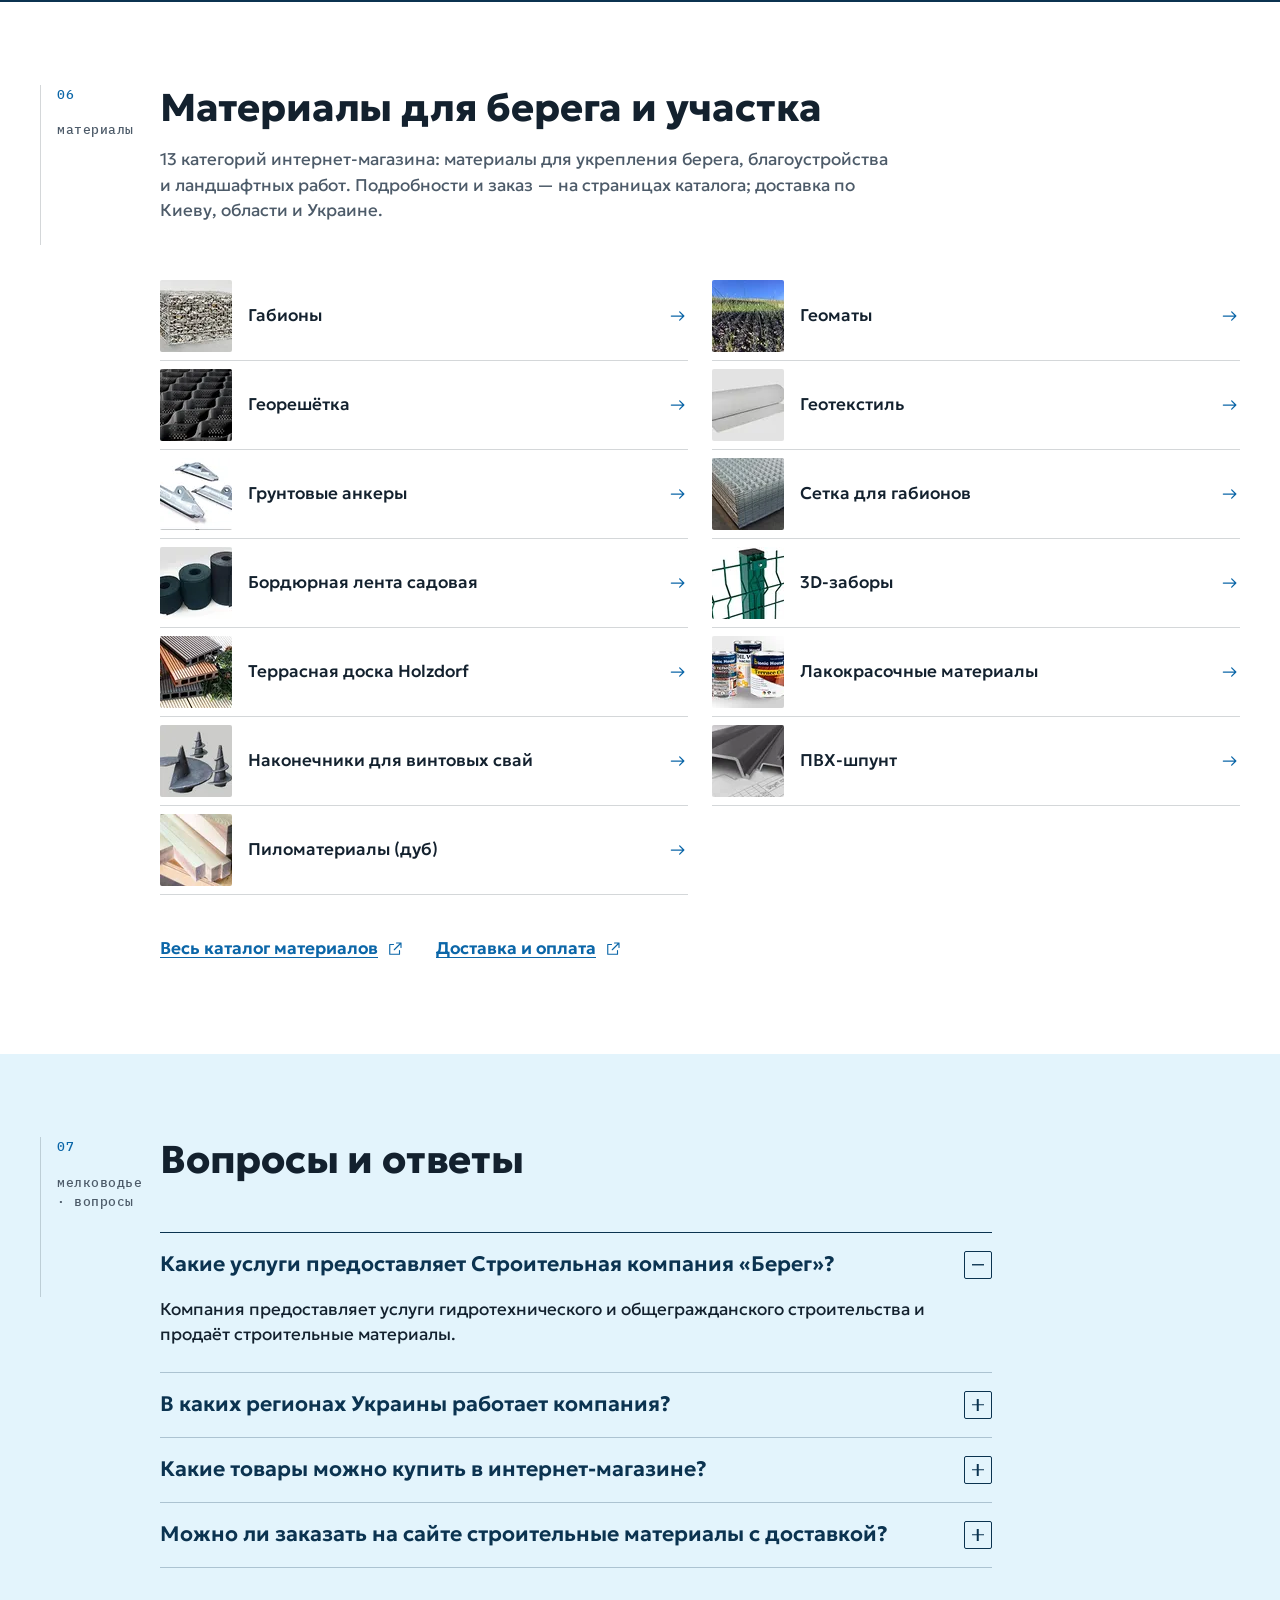
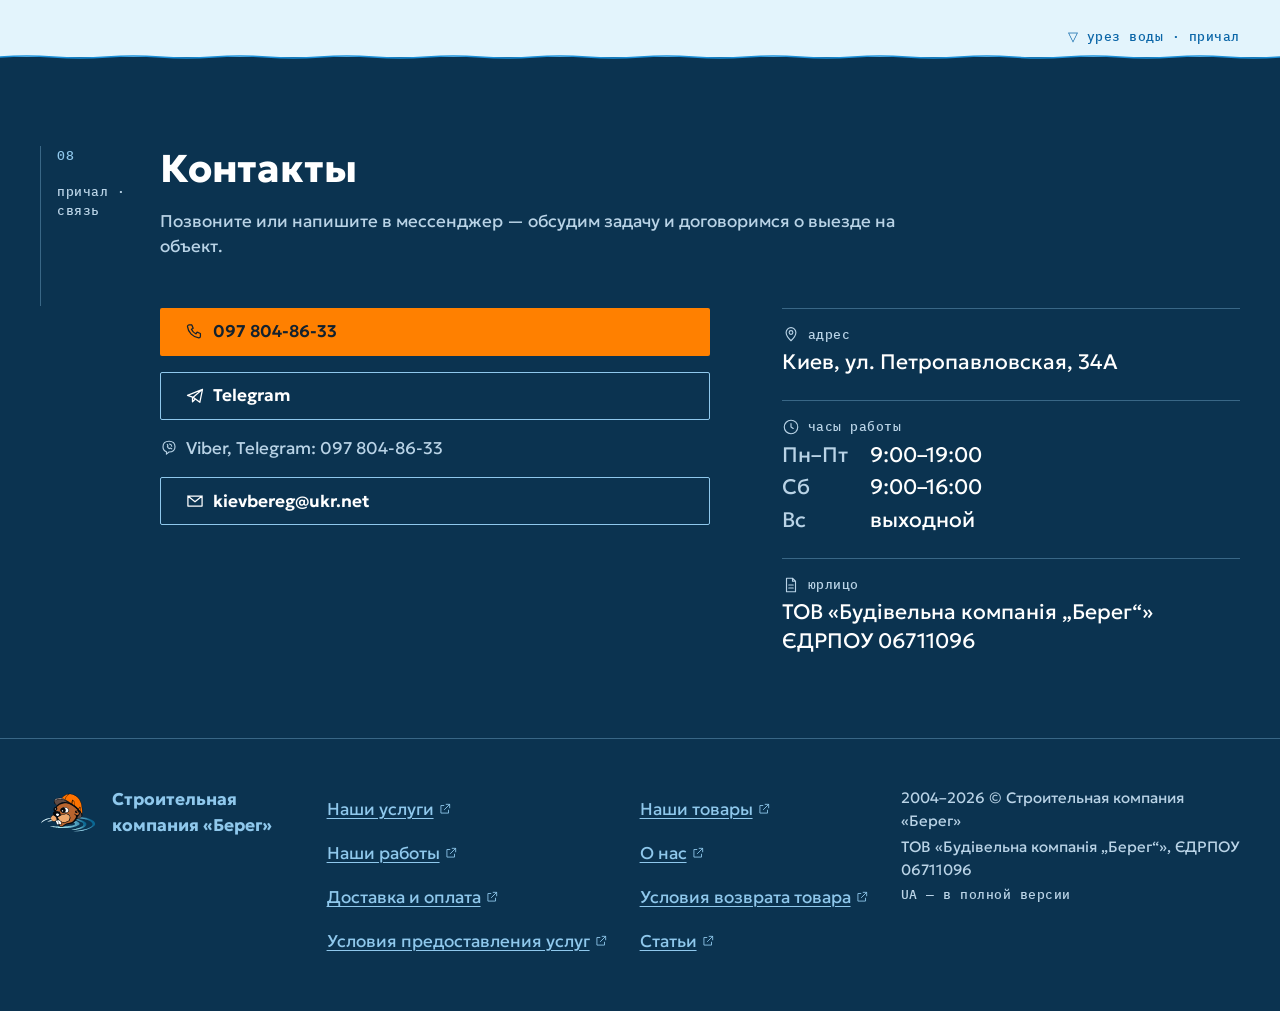
<file: kiev-bereg/index.html>
<!DOCTYPE html><html lang="ru"> <head><meta charset="utf-8"><meta name="viewport" content="width=device-width, initial-scale=1"><title>Укрепление берега, причалы и водоёмы в Киеве — СК «Берег»</title><meta name="description" content="Гидротехническое строительство с 2004 года: укрепление берега, причалы, набережные, очистка водоёмов, земснаряд. Магазин материалов. Киев и Украина."><link rel="canonical" href="https://kiev-bereg.com/ru/"><meta property="og:type" content="website"><meta property="og:locale" content="ru_UA"><meta property="og:title" content="Укрепление берега, причалы и водоёмы в Киеве — СК «Берег»"><meta property="og:description" content="Гидротехническое строительство с 2004 года: укрепление берега, причалы, набережные, очистка водоёмов, земснаряд. Магазин материалов. Киев и Украина."><meta name="theme-color" content="#F4EFE6"><meta name="robots" content="noindex"><link rel="icon" href="./logo-bereg.svg" type="image/svg+xml"><link rel="preload" href="./_astro/geologica-cyrillic-wght-normal.DbeVG3Ps.woff2" as="font" type="font/woff2" crossorigin><script type="application/ld+json">{"@context":"https://schema.org","@graph":[{"@type":"Organization","@id":"https://kiev-bereg.com/#organization","name":"Строительная компания «Берег»","url":"https://kiev-bereg.com/ru/","logo":"https://kiev-bereg.com/img/logo.svg","foundingDate":"2004","email":"kievbereg@ukr.net","telephone":"+380978048633"},{"@type":"GeneralContractor","@id":"https://kiev-bereg.com/#localbusiness","name":"Строительная компания «Берег»","url":"https://kiev-bereg.com/ru/","image":"https://kiev-bereg.com/img/logo.svg","telephone":"+380978048633","email":"kievbereg@ukr.net","foundingDate":"2004","parentOrganization":{"@id":"https://kiev-bereg.com/#organization"},"address":{"@type":"PostalAddress","streetAddress":"ул. Петропавловская, 34А","addressLocality":"Киев","addressCountry":"UA"},"areaServed":[{"@type":"City","name":"Киев"},{"@type":"Country","name":"Украина"}],"openingHoursSpecification":[{"@type":"OpeningHoursSpecification","dayOfWeek":["Monday","Tuesday","Wednesday","Thursday","Friday"],"opens":"09:00","closes":"19:00"},{"@type":"OpeningHoursSpecification","dayOfWeek":"Saturday","opens":"09:00","closes":"16:00"}]},{"@type":"FAQPage","mainEntity":[{"@type":"Question","name":"Какие услуги предоставляет Строительная компания «Берег»?","acceptedAnswer":{"@type":"Answer","text":"Компания предоставляет услуги гидротехнического и общегражданского строительства и продаёт строительные материалы."}},{"@type":"Question","name":"В каких регионах Украины работает компания?","acceptedAnswer":{"@type":"Answer","text":"Компания расположена в Киеве. Услуги гидротехнического строительства и доставка товаров — по всей Украине."}},{"@type":"Question","name":"Какие товары можно купить в интернет-магазине?","acceptedAnswer":{"@type":"Answer","text":"Материалы для гидротехнического и отдельных видов общегражданского строительства: габионы, геосинтетику, ПВХ-шпунт, террасную доску и другие."}},{"@type":"Question","name":"Можно ли заказать на сайте строительные материалы с доставкой?","acceptedAnswer":{"@type":"Answer","text":"Да, купленные на сайте товары доставляются по Киеву и Киевской области, а также по Украине."}}]}]}</script><style>@font-face{font-family:Geologica;font-style:normal;font-display:swap;font-weight:100 900;src:url(./_astro/geologica-cyrillic-wght-normal.DbeVG3Ps.woff2) format("woff2-variations"),url(./_astro/geologica-cyrillic-wght-normal.DbeVG3Ps.woff2) format("woff2");unicode-range:U+0301,U+0400-045F,U+0490-0491,U+04B0-04B1,U+2116}@font-face{font-family:Geologica;font-style:normal;font-display:swap;font-weight:100 900;src:url(./_astro/geologica-latin-wght-normal.BBL8hQxZ.woff2) format("woff2-variations"),url(./_astro/geologica-latin-wght-normal.BBL8hQxZ.woff2) format("woff2");unicode-range:U+0000-00FF,U+0131,U+0152-0153,U+02BB-02BC,U+02C6,U+02DA,U+02DC,U+0304,U+0308,U+0329,U+2000-206F,U+20AC,U+2122,U+2191,U+2193,U+2212,U+2215,U+FEFF,U+FFFD}@font-face{font-family:IBM Plex Mono;font-style:normal;font-display:swap;font-weight:400;src:url(./_astro/ibm-plex-mono-cyrillic-400-normal.BSMlKf0J.woff2) format("woff2");unicode-range:U+0301,U+0400-045F,U+0490-0491,U+04B0-04B1,U+2116}@font-face{font-family:IBM Plex Mono;font-style:normal;font-display:swap;font-weight:400;src:url(./_astro/ibm-plex-mono-latin-400-normal.DMJ8VG8y.woff2) format("woff2");unicode-range:U+0000-00FF,U+0131,U+0152-0153,U+02BB-02BC,U+02C6,U+02DA,U+02DC,U+0304,U+0308,U+0329,U+2000-206F,U+20AC,U+2122,U+2191,U+2193,U+2212,U+2215,U+FEFF,U+FFFD}@font-face{font-family:IBM Plex Mono;font-style:normal;font-display:swap;font-weight:500;src:url(./_astro/ibm-plex-mono-cyrillic-500-normal.Bq9vWWag.woff2) format("woff2");unicode-range:U+0301,U+0400-045F,U+0490-0491,U+04B0-04B1,U+2116}@font-face{font-family:IBM Plex Mono;font-style:normal;font-display:swap;font-weight:500;src:url(./_astro/ibm-plex-mono-latin-500-normal.DSY6xOcd.woff2) format("woff2");unicode-range:U+0000-00FF,U+0131,U+0152-0153,U+02BB-02BC,U+02C6,U+02DA,U+02DC,U+0304,U+0308,U+0329,U+2000-206F,U+20AC,U+2122,U+2191,U+2193,U+2212,U+2215,U+FEFF,U+FFFD}:root{--c-sand: #F4EFE6;--c-white: #FFFFFF;--c-shallow: #E3F4FC;--c-deep: #0B3350;--c-ink: #13212E;--c-muted: #4D5B69;--c-brand-blue: #1A8FD8;--c-link: #0B66A8;--c-foam: #8FC8EC;--c-on-deep-muted: #B9D3E6;--c-orange: #FF8000;--color-bg: var(--c-sand);--color-surface: var(--c-white);--color-text: var(--c-ink);--color-text-muted: var(--c-muted);--color-link: var(--c-link);--color-accent: var(--c-orange);--color-focus: var(--c-deep);--color-focus-on-deep: var(--c-orange);--color-line: color-mix(in srgb, var(--c-ink) 18%, transparent);--color-line-on-deep: color-mix(in srgb, var(--c-foam) 35%, transparent);--font-display: "Geologica", system-ui, -apple-system, "Segoe UI", Roboto, sans-serif;--font-body: "Geologica", system-ui, -apple-system, "Segoe UI", Roboto, sans-serif;--font-mono: "IBM Plex Mono", ui-monospace, "Cascadia Mono", Consolas, monospace;--fs-mono: .8125rem;--fs-small: .9375rem;--fs-body: 1.0625rem;--fs-h4: 1.3125rem;--fs-h3: clamp(1.3125rem, 1.15rem + .6vw, 1.6875rem);--fs-h2: clamp(1.6875rem, 1.3rem + 1.4vw, 2.625rem);--fs-h1: clamp(2.25rem, 1.4rem + 3.2vw, 3.25rem);--lh-body: 1.5;--lh-tight: 1.1;--lh-heading: 1.2;--tracking-mono: .04em;--measure: 68ch;--s-1: .25rem;--s-2: .5rem;--s-3: 1rem;--s-4: 1.5rem;--s-5: 2rem;--s-6: 3rem;--s-7: 4.5rem;--s-8: 7rem;--space: clamp(1rem, .6rem + 1.6vw, 2rem);--section-pad: clamp(3rem, 2rem + 4vw, 7rem);--gutter: 1.5rem;--container: 1200px;--radius: 2px;--radius-chip: 999px;--line: 1.5px;--focus-ring: 3px;--tap: 48px;--tap-mobile: 52px;--mobile-bar-h: 64px;--ease-out: cubic-bezier(.2, .7, .2, 1);--dur: .6s;--dur-fast: .15s;--wave-cycle: 6s}*,*:before,*:after{box-sizing:border-box}html{-webkit-text-size-adjust:100%;scroll-behavior:smooth;scroll-padding-top:88px}body{margin:0;background:var(--color-bg);color:var(--color-text);font-family:var(--font-body);font-size:var(--fs-body);line-height:var(--lh-body);text-rendering:optimizeLegibility;overflow-x:clip}img,video,svg{display:block;max-width:100%;height:auto}h1,h2,h3,h4{font-family:var(--font-display);line-height:var(--lh-heading);margin:0;text-wrap:balance}h1{font-size:var(--fs-h1);line-height:var(--lh-tight);font-weight:800;letter-spacing:-.01em}h2{font-size:var(--fs-h2);font-weight:750;letter-spacing:-.005em}h3{font-size:var(--fs-h3);font-weight:650}p{margin:0}ul,ol{margin:0;padding:0}a{color:var(--color-link);text-underline-offset:.18em;text-decoration-thickness:1px;transition:text-underline-offset var(--dur-fast) var(--ease-out)}a:hover{text-underline-offset:calc(.18em + 2px)}:focus-visible{outline:var(--focus-ring) solid var(--color-focus);outline-offset:2px}.on-deep :focus-visible{outline-color:var(--color-focus-on-deep)}.skip-link{position:absolute;left:var(--s-3);top:-100px;z-index:100;padding:var(--s-3) var(--s-4);background:var(--c-deep);color:var(--c-white);font-weight:600;text-decoration:none;border-radius:var(--radius)}.skip-link:focus{top:var(--s-3);outline-color:var(--c-orange)}.container{width:min(100% - 2 * var(--space),var(--container));margin-inline:auto}.visually-hidden{position:absolute!important;width:1px;height:1px;overflow:hidden;clip:rect(0 0 0 0);white-space:nowrap}.mono{font-family:var(--font-mono);font-size:var(--fs-mono);font-weight:500;letter-spacing:var(--tracking-mono)}.on-sand{background:var(--c-sand);color:var(--c-ink)}.on-white{background:var(--c-white);color:var(--c-ink)}.on-shallow{background:var(--c-shallow);color:var(--c-ink)}.on-deep{background:var(--c-deep);color:var(--c-white)}.on-deep a:not(.btn){color:var(--c-foam)}.sec{padding-block:var(--section-pad)}.sec-grid{display:grid;gap:var(--s-4)}.sec-grid>*{min-width:0}.sec-mark{color:var(--c-muted);display:flex;gap:var(--s-2);align-items:baseline}.on-deep .sec-mark{color:var(--c-on-deep-muted)}.sec-mark__n{color:var(--c-link)}.on-deep .sec-mark__n{color:var(--c-foam)}.sec-head{display:grid;gap:var(--s-3);max-width:46rem;margin-bottom:var(--s-6)}.sec-head p{color:var(--c-muted);max-width:var(--measure)}.on-deep .sec-head p{color:var(--c-on-deep-muted)}@media(min-width:1024px){.sec-grid{grid-template-columns:96px minmax(0,1fr);gap:var(--gutter)}.sec-mark{position:sticky;top:104px;align-self:start;flex-direction:column;gap:var(--s-3);border-left:var(--line) solid var(--color-line);padding-left:var(--s-3);min-height:160px}.on-deep .sec-mark{border-left-color:var(--color-line-on-deep)}}.btn{display:inline-flex;align-items:center;justify-content:center;gap:var(--s-2);min-height:var(--tap-mobile);padding:0 var(--s-4);border-radius:var(--radius);border:var(--line) solid transparent;font-family:var(--font-body);font-size:var(--fs-body);font-weight:600;line-height:1.2;text-decoration:none;cursor:pointer;transition:background-color var(--dur-fast) var(--ease-out),border-color var(--dur-fast) var(--ease-out),color var(--dur-fast) var(--ease-out)}.btn svg{flex:none;width:20px;height:20px}.btn--primary{background:var(--c-orange);color:var(--c-ink)}.btn--primary:hover{background:color-mix(in srgb,var(--c-orange) 88%,var(--c-ink))}.btn--secondary{background:transparent;color:var(--c-ink);border-color:var(--c-ink)}.btn--secondary:hover{background:var(--c-white)}.on-deep .btn--secondary{color:var(--c-white);border-color:var(--c-foam)}.on-deep .btn--secondary:hover{background:color-mix(in srgb,var(--c-foam) 14%,transparent)}@media(min-width:768px){.btn{min-height:var(--tap)}}.link-arrow{display:inline-flex;align-items:center;gap:var(--s-2);font-weight:600;min-height:44px}.link-arrow svg{width:18px;height:18px;flex:none}@media(max-width:767.98px){body{padding-bottom:var(--mobile-bar-h)}}@media(prefers-reduced-motion:reduce){html{scroll-behavior:auto}*,*:before,*:after{animation-duration:.01ms!important;animation-iteration-count:1!important;transition-duration:.01ms!important;transition-delay:0s!important}}.site-header[data-astro-cid-3ef6ksr2]{position:sticky;top:0;z-index:50;background:color-mix(in srgb,var(--c-sand) 94%,transparent);backdrop-filter:blur(8px);border-bottom:var(--line) solid var(--color-line)}.site-header__inner[data-astro-cid-3ef6ksr2]{display:flex;align-items:center;gap:var(--s-3);min-height:64px}.brand[data-astro-cid-3ef6ksr2]{display:flex;align-items:center;gap:var(--s-2);color:var(--c-ink);text-decoration:none;min-height:44px;flex:none}.brand__logo[data-astro-cid-3ef6ksr2]{width:48px;height:auto}.brand__name[data-astro-cid-3ef6ksr2]{font-weight:700;font-size:var(--fs-small);line-height:1.15;max-width:9.5rem}.nav-desktop[data-astro-cid-3ef6ksr2]{display:none;margin-inline:auto}.nav-desktop[data-astro-cid-3ef6ksr2] ul[data-astro-cid-3ef6ksr2]{list-style:none;display:flex;gap:var(--s-1)}.nav-desktop[data-astro-cid-3ef6ksr2] a[data-astro-cid-3ef6ksr2]{display:inline-flex;align-items:center;min-height:44px;padding:0 var(--s-2);color:var(--c-ink);text-decoration:none;font-size:var(--fs-small);font-weight:500;white-space:nowrap}.nav-desktop[data-astro-cid-3ef6ksr2] a[data-astro-cid-3ef6ksr2]:hover{color:var(--c-link);text-decoration:underline}.site-header__actions[data-astro-cid-3ef6ksr2]{display:flex;align-items:center;gap:var(--s-2);margin-left:auto}.header-phone[data-astro-cid-3ef6ksr2]{display:inline-flex;align-items:center;gap:var(--s-2);min-height:44px;padding:0 var(--s-3);background:var(--c-orange);color:var(--c-ink);border-radius:var(--radius);font-weight:700;text-decoration:none;white-space:nowrap}.header-phone[data-astro-cid-3ef6ksr2] span[data-astro-cid-3ef6ksr2]{display:none}.icon-link[data-astro-cid-3ef6ksr2]{display:none;align-items:center;justify-content:center;width:44px;height:44px;color:var(--c-link);border:var(--line) solid var(--color-line);border-radius:var(--radius)}.icon-link[data-astro-cid-3ef6ksr2]:hover{border-color:var(--c-link)}.nav-mobile[data-astro-cid-3ef6ksr2]{position:relative}.nav-mobile[data-astro-cid-3ef6ksr2] summary[data-astro-cid-3ef6ksr2]{list-style:none;display:inline-flex;align-items:center;gap:var(--s-2);min-height:44px;padding:0 var(--s-3);cursor:pointer;border:var(--line) solid var(--c-ink);border-radius:var(--radius);font-weight:600}.nav-mobile[data-astro-cid-3ef6ksr2] summary[data-astro-cid-3ef6ksr2]::-webkit-details-marker{display:none}.nav-mobile[data-astro-cid-3ef6ksr2] nav[data-astro-cid-3ef6ksr2]{position:absolute;right:0;top:calc(100% + var(--s-2));width:min(18rem,calc(100vw - 2 * var(--space)));background:var(--c-white);border:var(--line) solid var(--color-line);border-radius:var(--radius);padding:var(--s-2);box-shadow:0 12px 32px color-mix(in srgb,var(--c-ink) 18%,transparent)}.nav-mobile[data-astro-cid-3ef6ksr2] ul[data-astro-cid-3ef6ksr2]{list-style:none}.nav-mobile[data-astro-cid-3ef6ksr2] a[data-astro-cid-3ef6ksr2]{display:flex;align-items:center;justify-content:space-between;gap:var(--s-2);min-height:48px;padding:0 var(--s-3);color:var(--c-ink);text-decoration:none;font-weight:500;border-bottom:1px solid var(--color-line)}.nav-mobile[data-astro-cid-3ef6ksr2] li[data-astro-cid-3ef6ksr2]:last-child a[data-astro-cid-3ef6ksr2]{border-bottom:0}.nav-mobile__note[data-astro-cid-3ef6ksr2]{padding:var(--s-2) var(--s-3);color:var(--c-muted)}@media(max-width:419.98px){.brand__name[data-astro-cid-3ef6ksr2]{position:absolute;width:1px;height:1px;overflow:hidden;clip:rect(0 0 0 0);white-space:nowrap}}@media(min-width:560px){.brand__name[data-astro-cid-3ef6ksr2]{max-width:none}}@media(min-width:768px){.header-phone[data-astro-cid-3ef6ksr2] span[data-astro-cid-3ef6ksr2]{display:inline}.icon-link[data-astro-cid-3ef6ksr2]{display:inline-flex}}@media(min-width:1280px){.site-header__inner[data-astro-cid-3ef6ksr2]{min-height:76px}.nav-desktop[data-astro-cid-3ef6ksr2]{display:block}.nav-mobile[data-astro-cid-3ef6ksr2]{display:none}.brand__name[data-astro-cid-3ef6ksr2]{max-width:10rem}}.waterline[data-astro-cid-qijtr4ru]{position:relative;height:12px;color:var(--c-brand-blue)}.waterline--sand[data-astro-cid-qijtr4ru]{background:linear-gradient(to bottom,var(--c-sand) 50%,var(--c-deep) 50%)}.waterline--shallow[data-astro-cid-qijtr4ru]{background:linear-gradient(to bottom,var(--c-shallow) 50%,var(--c-deep) 50%)}.waterline--white[data-astro-cid-qijtr4ru]{background:linear-gradient(to bottom,var(--c-white) 50%,var(--c-deep) 50%)}.waterline__track[data-astro-cid-qijtr4ru]{position:absolute;inset:0;overflow:hidden}.waterline__wave[data-astro-cid-qijtr4ru]{width:200%;max-width:none;height:12px}.is-animated[data-astro-cid-qijtr4ru] .waterline__wave[data-astro-cid-qijtr4ru]{animation:waterline-drift var(--wave-cycle) linear infinite}.waterline__label[data-astro-cid-qijtr4ru]{position:absolute;right:max(var(--space),calc((100% - var(--container)) / 2));bottom:100%;padding-bottom:var(--s-1);color:var(--c-link)}@keyframes waterline-drift{0%{transform:translate(0)}to{transform:translate(-50%)}}@media(prefers-reduced-motion:reduce){.is-animated[data-astro-cid-qijtr4ru] .waterline__wave[data-astro-cid-qijtr4ru]{animation:none}}.hero__land[data-astro-cid-bbe6dxrz]{padding-block:var(--s-6) var(--s-6)}.hero__grid[data-astro-cid-bbe6dxrz]{display:grid;gap:var(--s-5);align-items:end}.hero__copy[data-astro-cid-bbe6dxrz]{display:grid;gap:var(--s-4)}.hero__eyebrow[data-astro-cid-bbe6dxrz]{color:var(--c-muted);max-width:40rem}.hero__lead[data-astro-cid-bbe6dxrz]{color:var(--c-muted);max-width:36rem;font-size:var(--fs-body)}.hero__cta[data-astro-cid-bbe6dxrz]{display:grid;gap:var(--s-3)}.hero__cta[data-astro-cid-bbe6dxrz] .btn[data-astro-cid-bbe6dxrz]{width:100%}.hero__viber[data-astro-cid-bbe6dxrz]{display:inline-flex;align-items:center;gap:var(--s-2);min-height:44px;justify-self:start;font-weight:600}.hero__viber[data-astro-cid-bbe6dxrz] svg[data-astro-cid-bbe6dxrz]{width:20px;height:20px}.hero__photo[data-astro-cid-bbe6dxrz]{margin:0}.hero__photo[data-astro-cid-bbe6dxrz] img{width:100%;height:auto;aspect-ratio:3 / 2;object-fit:cover;border-radius:var(--radius)}.hero__photo[data-astro-cid-bbe6dxrz] figcaption[data-astro-cid-bbe6dxrz]{margin-top:var(--s-2)}.hero__photo[data-astro-cid-bbe6dxrz] figcaption[data-astro-cid-bbe6dxrz] a[data-astro-cid-bbe6dxrz]{color:var(--c-link);display:inline-flex;min-height:44px;align-items:center}.hero__deep[data-astro-cid-bbe6dxrz]{padding-block:var(--s-5) var(--s-6)}.hero__deep-grid[data-astro-cid-bbe6dxrz]{display:grid;gap:var(--s-6)}.piles[data-astro-cid-bbe6dxrz]{list-style:none;display:grid;gap:var(--s-4)}.pile[data-astro-cid-bbe6dxrz]{position:relative;padding-left:var(--s-5)}.pile__shaft[data-astro-cid-bbe6dxrz]{position:absolute;left:0;top:0;bottom:0;width:10px;border-left:var(--line) solid var(--c-foam);border-right:var(--line) solid var(--c-foam)}.pile__shaft[data-astro-cid-bbe6dxrz]:after{content:"";position:absolute;left:-1.5px;right:-1.5px;bottom:-8px;border-left:6.5px solid transparent;border-right:6.5px solid transparent;border-top:8px solid var(--c-foam)}.pile__title[data-astro-cid-bbe6dxrz]{font-weight:700;font-size:var(--fs-h4);color:var(--c-white)}.pile__text[data-astro-cid-bbe6dxrz]{color:var(--c-on-deep-muted);margin-top:var(--s-1)}.fork[data-astro-cid-bbe6dxrz]{display:grid;gap:var(--s-3);align-content:start}.fork__label[data-astro-cid-bbe6dxrz]{color:var(--c-on-deep-muted)}.fork__link[data-astro-cid-bbe6dxrz]{display:grid;gap:var(--s-1);padding:var(--s-4);min-height:44px;border:var(--line) solid var(--c-foam);border-radius:var(--radius);color:var(--c-white);text-decoration:none;transition:background-color var(--dur-fast) var(--ease-out),border-color var(--dur-fast) var(--ease-out)}.fork__link[data-astro-cid-bbe6dxrz]:hover{background:color-mix(in srgb,var(--c-foam) 12%,transparent);border-color:var(--c-orange)}.fork__title[data-astro-cid-bbe6dxrz]{font-family:var(--font-display);font-size:var(--fs-h3);font-weight:700;color:var(--c-white)}.fork__sub[data-astro-cid-bbe6dxrz]{display:inline-flex;align-items:center;gap:var(--s-2);color:var(--c-foam)}.fork__sub[data-astro-cid-bbe6dxrz] svg{width:20px;height:20px;transition:transform var(--dur-fast) var(--ease-out)}.fork__link[data-astro-cid-bbe6dxrz]:hover .fork__sub[data-astro-cid-bbe6dxrz] svg{transform:translate(4px)}@media(min-width:768px){.hero__cta[data-astro-cid-bbe6dxrz]{grid-template-columns:auto auto;justify-content:start;align-items:center}.hero__cta[data-astro-cid-bbe6dxrz] .btn[data-astro-cid-bbe6dxrz]{width:auto}.hero__viber[data-astro-cid-bbe6dxrz]{grid-column:1 / -1}.piles[data-astro-cid-bbe6dxrz]{grid-template-columns:repeat(3,minmax(0,1fr));gap:var(--s-4)}.pile[data-astro-cid-bbe6dxrz]{padding-left:0;padding-top:var(--s-6)}.pile__shaft[data-astro-cid-bbe6dxrz]{left:0;top:0;bottom:auto;height:var(--s-5)}}@media(min-width:1024px){.hero__land[data-astro-cid-bbe6dxrz]{padding-block:var(--s-7) var(--s-6)}.hero__grid[data-astro-cid-bbe6dxrz]{grid-template-columns:7fr 5fr;gap:var(--gutter)}.hero__copy[data-astro-cid-bbe6dxrz]{padding-right:var(--s-5)}.hero__deep-grid[data-astro-cid-bbe6dxrz]{grid-template-columns:7fr 5fr;gap:var(--gutter);align-items:start}.hero__deep[data-astro-cid-bbe6dxrz]{padding-block:var(--s-6) var(--s-7)}}.scheme[data-astro-cid-z3sduavz]{width:100%;height:auto;overflow:visible}.scheme__stroke[data-astro-cid-z3sduavz]{fill:none;stroke-width:1.5;stroke-linecap:round;stroke-linejoin:round}.scheme__stroke--bed[data-astro-cid-z3sduavz]{stroke:var(--c-brand-blue)}.scheme__stroke--structure[data-astro-cid-z3sduavz]{stroke:var(--c-foam);stroke-width:2}.scheme__stroke--land[data-astro-cid-z3sduavz]{stroke:var(--c-foam)}.scheme__stroke--water[data-astro-cid-z3sduavz]{stroke:var(--c-brand-blue);stroke-width:2.5}.scheme__stroke[data-astro-cid-z3sduavz].is-dashed{stroke-dasharray:6 5}.scheme__label[data-astro-cid-z3sduavz]{font-family:var(--font-mono);font-size:15px;letter-spacing:.04em;fill:var(--c-on-deep-muted)}.scheme__label--water[data-astro-cid-z3sduavz]{fill:var(--c-foam)}[data-tabs-ready] .scheme__stroke[data-astro-cid-z3sduavz]:not(.is-dashed){stroke-dasharray:1;stroke-dashoffset:1;transition:stroke-dashoffset var(--dur) var(--ease-out);transition-delay:calc(var(--layer) * .16s)}[data-tabs-ready] .scheme__stroke[data-astro-cid-z3sduavz].is-dashed{opacity:0;transition:opacity var(--dur) var(--ease-out);transition-delay:calc(var(--layer) * .16s)}[data-tabs-ready] .is-drawn .scheme__stroke[data-astro-cid-z3sduavz]:not(.is-dashed){stroke-dashoffset:0}[data-tabs-ready] .is-drawn .scheme__stroke[data-astro-cid-z3sduavz].is-dashed{opacity:1}@media(prefers-reduced-motion:reduce){[data-tabs-ready] .scheme__stroke[data-astro-cid-z3sduavz]:not(.is-dashed){stroke-dashoffset:0;transition:none}[data-tabs-ready] .scheme__stroke[data-astro-cid-z3sduavz].is-dashed{opacity:1;transition:none}}.tabs__list[data-astro-cid-b5kgylrc]{display:flex;gap:var(--s-2);overflow-x:auto;scroll-snap-type:x mandatory;padding:var(--s-1) var(--s-1) var(--s-3);margin-inline:calc(-1 * var(--s-1));scrollbar-width:thin}.tabs__tab[data-astro-cid-b5kgylrc]{flex:none;scroll-snap-align:start;min-height:44px;padding:0 var(--s-4);border:var(--line) solid var(--c-ink);border-radius:var(--radius-chip);background:transparent;color:var(--c-ink);font:500 var(--fs-small) / 1.2 var(--font-body);cursor:pointer;white-space:nowrap;transition:background-color var(--dur-fast) var(--ease-out),border-color var(--dur-fast) var(--ease-out)}.tabs__tab[data-astro-cid-b5kgylrc]:hover{background:var(--c-white)}.tabs__tab[data-astro-cid-b5kgylrc][aria-selected=true]{background:var(--c-orange);border-color:var(--c-orange);color:var(--c-ink);font-weight:700}.tabs__panel[data-astro-cid-b5kgylrc]{margin-top:var(--s-4)}.tabs__panel[data-astro-cid-b5kgylrc]:focus-visible{outline-offset:6px}.tech[data-astro-cid-b5kgylrc]{display:grid;gap:var(--s-5);align-items:start}.tech__scheme[data-astro-cid-b5kgylrc]{margin:0;padding:var(--s-4) var(--s-4) var(--s-3);border-radius:var(--radius)}.tech__scheme[data-astro-cid-b5kgylrc] figcaption[data-astro-cid-b5kgylrc]{color:var(--c-on-deep-muted);margin-top:var(--s-3)}.tech__copy[data-astro-cid-b5kgylrc]{display:grid;gap:var(--s-3);max-width:var(--measure)}.tech__n[data-astro-cid-b5kgylrc]{color:var(--c-link)}.tech__copy[data-astro-cid-b5kgylrc]>p[data-astro-cid-b5kgylrc]:not(.mono){color:var(--c-ink)}.tech__links[data-astro-cid-b5kgylrc]{list-style:none;display:grid;gap:var(--s-1);margin-top:var(--s-2)}.tech__all[data-astro-cid-b5kgylrc]{margin-top:var(--s-5)}@media(min-width:1024px){.tabs__list[data-astro-cid-b5kgylrc]{flex-wrap:wrap;overflow:visible}.tech[data-astro-cid-b5kgylrc]{grid-template-columns:7fr 5fr;gap:var(--s-6)}}.zones[data-astro-cid-g5jplrhu]{display:grid;gap:var(--s-3)}.zone[data-astro-cid-g5jplrhu]{border-top:var(--line) solid var(--c-ink)}.zone__head[data-astro-cid-g5jplrhu]{list-style:none;display:grid;grid-template-columns:1fr auto;align-items:center;column-gap:var(--s-3);row-gap:var(--s-1);padding:var(--s-3) 0;min-height:56px;cursor:pointer}.zone__head[data-astro-cid-g5jplrhu]::-webkit-details-marker{display:none}.zone__mark[data-astro-cid-g5jplrhu]{color:var(--c-link);grid-column:1}.zone__title[data-astro-cid-g5jplrhu]{font-size:var(--fs-h4);grid-column:1}.zone__toggle[data-astro-cid-g5jplrhu]{grid-column:2;grid-row:1 / span 2;width:28px;height:28px;position:relative;border:var(--line) solid var(--c-ink);border-radius:var(--radius)}.zone__toggle[data-astro-cid-g5jplrhu]:before,.zone__toggle[data-astro-cid-g5jplrhu]:after{content:"";position:absolute;left:50%;top:50%;width:12px;height:1.5px;background:var(--c-ink);transform:translate(-50%,-50%)}.zone__toggle[data-astro-cid-g5jplrhu]:after{transform:translate(-50%,-50%) rotate(90deg);transition:transform var(--dur-fast) var(--ease-out)}.zone[data-astro-cid-g5jplrhu][open] .zone__toggle[data-astro-cid-g5jplrhu]:after{transform:translate(-50%,-50%) rotate(0)}.zone__body[data-astro-cid-g5jplrhu]{display:grid;gap:var(--s-3);padding-bottom:var(--s-4)}.zone__body[data-astro-cid-g5jplrhu] .zone__img{width:100%;height:auto;aspect-ratio:16 / 9;object-fit:cover;border-radius:var(--radius)}@media(min-width:768px){.zone__body[data-astro-cid-g5jplrhu] .zone__img{aspect-ratio:4 / 3}}.zone__list[data-astro-cid-g5jplrhu]{list-style:none;display:grid}.zone__list[data-astro-cid-g5jplrhu] a[data-astro-cid-g5jplrhu]{display:flex;align-items:center;min-height:44px;padding:var(--s-1) 0;color:var(--c-ink);text-decoration-color:var(--color-line);font-weight:500;border-bottom:1px solid var(--color-line);text-decoration:none}.zone__list[data-astro-cid-g5jplrhu] a[data-astro-cid-g5jplrhu]:hover{color:var(--c-link);text-decoration:underline}.zone__sub[data-astro-cid-g5jplrhu]{list-style:none;padding-left:var(--s-3)}.zone__sub[data-astro-cid-g5jplrhu] a[data-astro-cid-g5jplrhu]{font-weight:400;color:var(--c-muted)}.services__all[data-astro-cid-g5jplrhu]{margin-top:var(--s-5)}@media(min-width:768px)and (max-width:1023.98px){.zone__body[data-astro-cid-g5jplrhu]{grid-template-columns:2fr 3fr;align-items:start}}@media(min-width:1024px){.zones[data-astro-cid-g5jplrhu]{grid-template-columns:repeat(4,minmax(0,1fr));gap:var(--gutter)}.zone__head[data-astro-cid-g5jplrhu]{cursor:default}.zone__toggle[data-astro-cid-g5jplrhu]{display:none}.zone__title[data-astro-cid-g5jplrhu]{min-height:calc(2 * var(--lh-heading) * 1em)}.zone__list[data-astro-cid-g5jplrhu] a[data-astro-cid-g5jplrhu]{font-size:var(--fs-small)}}.works[data-astro-cid-ibztcaso]{list-style:none;display:grid;grid-auto-flow:column;grid-auto-columns:min(80%,320px);gap:var(--s-3);overflow-x:auto;scroll-snap-type:x mandatory;padding-bottom:var(--s-3);scrollbar-width:thin}.work[data-astro-cid-ibztcaso]{scroll-snap-align:start}.work__card[data-astro-cid-ibztcaso]{position:relative;height:100%;display:grid;grid-template-rows:auto 1fr;background:var(--c-white);border-radius:var(--radius)}.work__card[data-astro-cid-ibztcaso] .work__img{width:100%;height:auto;aspect-ratio:4 / 3;object-fit:cover;border-radius:var(--radius) var(--radius) 0 0}.work__body[data-astro-cid-ibztcaso]{display:grid;gap:var(--s-2);align-content:start;padding:var(--s-3) var(--s-3) var(--s-4)}.work__place[data-astro-cid-ibztcaso]{color:var(--c-link)}.work__title[data-astro-cid-ibztcaso]{font-size:var(--fs-h4)}.work__title[data-astro-cid-ibztcaso] a[data-astro-cid-ibztcaso]{color:var(--c-ink);text-decoration:none}.work__title[data-astro-cid-ibztcaso] a[data-astro-cid-ibztcaso]:after{content:"";position:absolute;inset:0}.work__card[data-astro-cid-ibztcaso]:hover .work__title[data-astro-cid-ibztcaso] a[data-astro-cid-ibztcaso]{text-decoration:underline;text-underline-offset:calc(.18em + 2px)}.work__card[data-astro-cid-ibztcaso]:focus-within{outline:var(--focus-ring) solid var(--color-focus);outline-offset:2px}.work__title[data-astro-cid-ibztcaso] a[data-astro-cid-ibztcaso]:focus-visible{outline:none}.work__tag[data-astro-cid-ibztcaso]{justify-self:start;padding:var(--s-1) var(--s-2);border:1px solid var(--color-line);border-radius:var(--radius);font-size:var(--fs-small);color:var(--c-muted)}.works__all[data-astro-cid-ibztcaso]{margin-top:var(--s-5)}@media(min-width:1024px){.works[data-astro-cid-ibztcaso]{grid-auto-flow:row;grid-auto-columns:auto;overflow:visible;padding-bottom:0;grid-template-columns:repeat(3,minmax(0,1fr));gap:var(--gutter)}.work--lead[data-astro-cid-ibztcaso]{grid-column:span 2;grid-row:span 2}.work--lead[data-astro-cid-ibztcaso] .work__card[data-astro-cid-ibztcaso]{grid-template-rows:1fr auto}.work--lead[data-astro-cid-ibztcaso] .work__card[data-astro-cid-ibztcaso] .work__img{height:100%;aspect-ratio:auto;min-height:360px}.work--lead[data-astro-cid-ibztcaso] .work__title[data-astro-cid-ibztcaso]{font-size:var(--fs-h3)}}.process[data-astro-cid-fz4tclxl]{position:relative;padding-left:var(--s-6)}.process__pile[data-astro-cid-fz4tclxl]{position:absolute;left:10px;top:8px;bottom:8px;width:4px;background:color-mix(in srgb,var(--c-foam) 30%,transparent);border-radius:2px}.process__fill[data-astro-cid-fz4tclxl]{position:absolute;left:0;top:0;width:100%;height:100%;background:var(--c-orange);border-radius:2px;transform-origin:top;transform:scaleY(var(--fill, 1));transition:transform var(--dur) var(--ease-out)}.steps[data-astro-cid-fz4tclxl]{list-style:none;display:grid;gap:var(--s-5)}.step[data-astro-cid-fz4tclxl]{position:relative;display:grid;gap:var(--s-3)}.step__marker[data-astro-cid-fz4tclxl]{position:absolute;left:calc(-1 * var(--s-6) + 4px);top:10px;width:16px;height:16px;background:var(--c-deep);border:2px solid var(--c-foam);border-radius:50%;transition:background-color var(--dur-fast) var(--ease-out),border-color var(--dur-fast) var(--ease-out),transform var(--dur-fast) var(--ease-out)}.step[data-astro-cid-fz4tclxl].is-done .step__marker[data-astro-cid-fz4tclxl]{background:var(--c-orange);border-color:var(--c-orange)}.step[data-astro-cid-fz4tclxl].is-current .step__marker[data-astro-cid-fz4tclxl]{transform:scale(1.35);box-shadow:0 0 0 4px color-mix(in srgb,var(--c-orange) 30%,transparent)}.step__main[data-astro-cid-fz4tclxl]{display:grid;gap:var(--s-2);max-width:36rem}.step__n[data-astro-cid-fz4tclxl]{font-family:var(--font-mono);font-weight:500;font-size:var(--fs-h2);line-height:1;color:var(--c-brand-blue)}.step__title[data-astro-cid-fz4tclxl]{font-size:var(--fs-h3);color:var(--c-white)}.step__text[data-astro-cid-fz4tclxl]{color:var(--c-on-deep-muted)}.step__note[data-astro-cid-fz4tclxl]{color:var(--c-white);border-left:var(--line) solid var(--c-foam);padding-left:var(--s-3)}.step__promise[data-astro-cid-fz4tclxl]{align-self:start;padding:var(--s-3) var(--s-4);border:var(--line) solid var(--c-orange);border-radius:var(--radius);display:grid;gap:var(--s-1);max-width:24rem}.step__promise-mark[data-astro-cid-fz4tclxl]{color:var(--c-orange)}.step__promise-title[data-astro-cid-fz4tclxl]{font-weight:700;color:var(--c-white)}.step__promise-text[data-astro-cid-fz4tclxl]{color:var(--c-on-deep-muted);font-size:var(--fs-small)}.process__cta[data-astro-cid-fz4tclxl]{margin-top:var(--s-6)}[data-process-ready] .process__fill[data-astro-cid-fz4tclxl]{--fill: 0}@media(min-width:768px){.steps[data-astro-cid-fz4tclxl]{gap:var(--s-6)}.step[data-astro-cid-fz4tclxl]{grid-template-columns:minmax(0,1fr) minmax(0,20rem);gap:var(--s-5);align-items:start}}@media(min-width:1024px){.process[data-astro-cid-fz4tclxl]{padding-left:var(--s-7)}.process__pile[data-astro-cid-fz4tclxl]{left:22px}.step__marker[data-astro-cid-fz4tclxl]{left:calc(-1 * var(--s-7) + 16px)}}@media(prefers-reduced-motion:reduce){[data-process-ready] .process__fill[data-astro-cid-fz4tclxl]{transform:scaleY(1)}}.mats[data-astro-cid-xu5mpa5a]{list-style:none;display:grid;column-gap:var(--gutter)}.mat[data-astro-cid-xu5mpa5a]{display:grid;grid-template-columns:44px 1fr 20px;align-items:center;gap:var(--s-3);min-height:56px;padding:var(--s-2) 0;border-bottom:1px solid var(--color-line);color:var(--c-ink);text-decoration:none;font-weight:500}.mat[data-astro-cid-xu5mpa5a] .mat__img{width:44px;height:44px;object-fit:cover;border-radius:var(--radius);background:var(--c-shallow)}.mat[data-astro-cid-xu5mpa5a] .mat__arrow{color:var(--c-link);transition:transform var(--dur-fast) var(--ease-out)}.mat[data-astro-cid-xu5mpa5a]:hover .mat__label[data-astro-cid-xu5mpa5a]{color:var(--c-link);text-decoration:underline;text-underline-offset:calc(.18em + 2px)}.mat[data-astro-cid-xu5mpa5a]:hover .mat__arrow{transform:translate(4px)}.mats__links[data-astro-cid-xu5mpa5a]{display:flex;flex-wrap:wrap;gap:var(--s-2) var(--s-5);margin-top:var(--s-5)}@media(min-width:768px){.mats[data-astro-cid-xu5mpa5a]{grid-template-columns:repeat(2,minmax(0,1fr))}.mat[data-astro-cid-xu5mpa5a]{grid-template-columns:72px 1fr 20px;min-height:88px}.mat[data-astro-cid-xu5mpa5a] .mat__img{width:72px;height:72px}}.faq[data-astro-cid-z6gx6xcw]{max-width:52rem;border-top:var(--line) solid var(--c-deep)}.faq__item[data-astro-cid-z6gx6xcw]{border-bottom:1px solid color-mix(in srgb,var(--c-deep) 25%,transparent)}.faq__item[data-astro-cid-z6gx6xcw] summary[data-astro-cid-z6gx6xcw]{list-style:none;display:grid;grid-template-columns:1fr 28px;gap:var(--s-3);align-items:center;min-height:64px;padding:var(--s-3) 0;cursor:pointer}.faq__item[data-astro-cid-z6gx6xcw] summary[data-astro-cid-z6gx6xcw]::-webkit-details-marker{display:none}.faq__q[data-astro-cid-z6gx6xcw]{font-size:var(--fs-h4);font-weight:600;color:var(--c-deep)}.faq__icon[data-astro-cid-z6gx6xcw]{position:relative;width:28px;height:28px;border:var(--line) solid var(--c-deep);border-radius:var(--radius)}.faq__icon[data-astro-cid-z6gx6xcw]:before,.faq__icon[data-astro-cid-z6gx6xcw]:after{content:"";position:absolute;left:50%;top:50%;width:12px;height:1.5px;background:var(--c-deep);transform:translate(-50%,-50%)}.faq__icon[data-astro-cid-z6gx6xcw]:after{transform:translate(-50%,-50%) rotate(90deg);transition:transform var(--dur-fast) var(--ease-out)}.faq__item[data-astro-cid-z6gx6xcw][open] .faq__icon[data-astro-cid-z6gx6xcw]:after{transform:translate(-50%,-50%) rotate(0)}.faq__a[data-astro-cid-z6gx6xcw]{padding-bottom:var(--s-4);max-width:var(--measure);color:var(--c-ink)}.contacts__grid[data-astro-cid-7qny6o5v]{display:grid;gap:var(--s-6)}.contacts__actions[data-astro-cid-7qny6o5v]{display:grid;gap:var(--s-3);align-content:start}.contacts__actions[data-astro-cid-7qny6o5v] .btn[data-astro-cid-7qny6o5v]{justify-content:flex-start;width:100%;overflow-wrap:anywhere}.contacts__note[data-astro-cid-7qny6o5v]{display:inline-flex;align-items:center;gap:var(--s-2);color:var(--c-on-deep-muted)}.facts[data-astro-cid-7qny6o5v]{margin:0;display:grid;gap:var(--s-4)}.facts__row[data-astro-cid-7qny6o5v]{display:grid;gap:var(--s-1);padding-top:var(--s-3);border-top:1px solid var(--color-line-on-deep)}.facts[data-astro-cid-7qny6o5v] dt[data-astro-cid-7qny6o5v]{display:inline-flex;align-items:center;gap:var(--s-2);color:var(--c-on-deep-muted)}.facts[data-astro-cid-7qny6o5v] dd[data-astro-cid-7qny6o5v]{margin:0;color:var(--c-white);font-size:var(--fs-h4);line-height:1.35}.facts[data-astro-cid-7qny6o5v] address[data-astro-cid-7qny6o5v]{font-style:normal}.hours[data-astro-cid-7qny6o5v]{list-style:none;display:grid;gap:var(--s-1)}.hours[data-astro-cid-7qny6o5v] li[data-astro-cid-7qny6o5v]{display:flex;gap:var(--s-3)}.hours[data-astro-cid-7qny6o5v] li[data-astro-cid-7qny6o5v] span[data-astro-cid-7qny6o5v]:first-child{min-width:4.5rem;color:var(--c-on-deep-muted)}@media(min-width:768px){.contacts__actions[data-astro-cid-7qny6o5v]{grid-template-columns:repeat(2,minmax(0,1fr))}}@media(min-width:1024px){.contacts__grid[data-astro-cid-7qny6o5v]{grid-template-columns:6fr 5fr;gap:var(--s-7)}.contacts__actions[data-astro-cid-7qny6o5v]{grid-template-columns:1fr}}.site-footer[data-astro-cid-sz7xmlte]{border-top:1px solid var(--color-line-on-deep);padding-block:var(--s-6)}.site-footer__inner[data-astro-cid-sz7xmlte]{display:grid;gap:var(--s-5)}.site-footer__brand[data-astro-cid-sz7xmlte]{display:inline-flex;align-items:center;gap:var(--s-3);color:var(--c-white);text-decoration:none;font-weight:700;min-height:44px;justify-self:start}.site-footer__brand[data-astro-cid-sz7xmlte] img[data-astro-cid-sz7xmlte]{width:56px;height:auto}.site-footer__links[data-astro-cid-sz7xmlte]{list-style:none;display:grid;grid-template-columns:repeat(2,minmax(0,1fr));gap:0 var(--s-4)}.site-footer__links[data-astro-cid-sz7xmlte] a[data-astro-cid-sz7xmlte]{display:inline-flex;align-items:center;gap:var(--s-1);min-height:44px;color:var(--c-foam)}.site-footer__legal[data-astro-cid-sz7xmlte]{display:grid;gap:var(--s-1);color:var(--c-on-deep-muted);font-size:var(--fs-small)}@media(min-width:768px){.site-footer__links[data-astro-cid-sz7xmlte]{grid-template-columns:repeat(2,max-content);gap:0 var(--s-5)}}@media(min-width:1024px){.site-footer__inner[data-astro-cid-sz7xmlte]{grid-template-columns:3fr 5fr 4fr;align-items:start}}.mobile-bar[data-astro-cid-4h3iukot]{position:fixed;left:0;right:0;bottom:0;z-index:60;display:grid;grid-template-columns:1fr 1fr;gap:var(--s-2);padding:var(--s-2) var(--s-2) calc(var(--s-2) + env(safe-area-inset-bottom));background:var(--c-deep);border-top:1px solid var(--color-line-on-deep)}.mobile-bar[data-astro-cid-4h3iukot] a[data-astro-cid-4h3iukot]{display:inline-flex;align-items:center;justify-content:center;gap:var(--s-2);min-height:var(--tap);border-radius:var(--radius);font-weight:600;text-decoration:none;font-size:var(--fs-small)}.mobile-bar[data-astro-cid-4h3iukot] svg{width:20px;height:20px;flex:none}.mobile-bar__call[data-astro-cid-4h3iukot]{background:var(--c-orange);color:var(--c-ink)}.mobile-bar__msg[data-astro-cid-4h3iukot]{color:var(--c-white);border:var(--line) solid var(--c-foam)}.mobile-bar[data-astro-cid-4h3iukot] a[data-astro-cid-4h3iukot]:focus-visible{outline-color:var(--c-orange)}@media(min-width:768px){.mobile-bar[data-astro-cid-4h3iukot]{display:none}}
</style></head> <body> <a class="skip-link" href="#main">К содержанию</a> <header class="site-header" data-astro-cid-3ef6ksr2> <div class="container site-header__inner" data-astro-cid-3ef6ksr2> <a class="brand" href="#hero" data-astro-cid-3ef6ksr2> <img class="brand__logo" src="./logo-bereg.svg" width="56" height="40" alt="" decoding="async" data-astro-cid-3ef6ksr2> <span class="brand__name" data-astro-cid-3ef6ksr2>Строительная компания «Берег»</span> </a> <nav class="nav-desktop" aria-label="Основная навигация" data-astro-cid-3ef6ksr2> <ul data-astro-cid-3ef6ksr2> <li data-astro-cid-3ef6ksr2> <a href="#technologies" data-astro-cid-3ef6ksr2>Технологии</a> </li><li data-astro-cid-3ef6ksr2> <a href="#services" data-astro-cid-3ef6ksr2>Услуги</a> </li><li data-astro-cid-3ef6ksr2> <a href="#works" data-astro-cid-3ef6ksr2>Объекты</a> </li><li data-astro-cid-3ef6ksr2> <a href="#process" data-astro-cid-3ef6ksr2>Как работаем</a> </li><li data-astro-cid-3ef6ksr2> <a href="#materials" data-astro-cid-3ef6ksr2>Материалы</a> </li><li data-astro-cid-3ef6ksr2> <a href="#contacts" data-astro-cid-3ef6ksr2>Контакты</a> </li><li data-astro-cid-3ef6ksr2> <a href="https://kiev-bereg.com/ru/o-nas/" target="_blank" rel="noopener" data-astro-cid-3ef6ksr2>О компании<span class="visually-hidden" data-astro-cid-3ef6ksr2> (откроется в новой вкладке)</span></a> </li> </ul> </nav> <div class="site-header__actions" data-rec="R-002" data-astro-cid-3ef6ksr2> <a class="header-phone" href="tel:+380978048633" aria-label="Позвонить: 097 804-86-33" data-astro-cid-3ef6ksr2> <svg width="20" height="20" viewBox="0 0 24 24" fill="none" stroke="currentColor" stroke-width="1.5" stroke-linecap="round" stroke-linejoin="round" aria-hidden="true" focusable="false"><path d="M5 3.5h3.2l1.6 4-2.1 1.3a11 11 0 0 0 5.5 5.5l1.3-2.1 4 1.6V17a2 2 0 0 1-2 2A15.5 15.5 0 0 1 3 5.5a2 2 0 0 1 2-2Z"></path></svg> <span data-astro-cid-3ef6ksr2>097 804-86-33</span> </a> <a class="icon-link" href="https://t.me/KievBereg" target="_blank" rel="noopener" aria-label="Написать в Telegram" data-astro-cid-3ef6ksr2> <svg width="20" height="20" viewBox="0 0 24 24" fill="none" stroke="currentColor" stroke-width="1.5" stroke-linecap="round" stroke-linejoin="round" aria-hidden="true" focusable="false"><path d="M21 4 3 11.2l6 2.2M21 4l-3.2 15.5-8-6.1M21 4 9.8 13.4M9 13.4V19l3-3.1"></path></svg> </a> <details class="nav-mobile" data-astro-cid-3ef6ksr2> <summary data-astro-cid-3ef6ksr2><svg width="20" height="20" viewBox="0 0 24 24" fill="none" stroke="currentColor" stroke-width="1.5" stroke-linecap="round" stroke-linejoin="round" aria-hidden="true" focusable="false"><path d="M4 7h16M4 12h16M4 17h16"></path></svg><span data-astro-cid-3ef6ksr2>Меню</span></summary> <nav aria-label="Меню" data-astro-cid-3ef6ksr2> <ul data-astro-cid-3ef6ksr2> <li data-astro-cid-3ef6ksr2> <a href="#technologies" data-astro-cid-3ef6ksr2>Технологии</a> </li><li data-astro-cid-3ef6ksr2> <a href="#services" data-astro-cid-3ef6ksr2>Услуги</a> </li><li data-astro-cid-3ef6ksr2> <a href="#works" data-astro-cid-3ef6ksr2>Объекты</a> </li><li data-astro-cid-3ef6ksr2> <a href="#process" data-astro-cid-3ef6ksr2>Как работаем</a> </li><li data-astro-cid-3ef6ksr2> <a href="#materials" data-astro-cid-3ef6ksr2>Материалы</a> </li><li data-astro-cid-3ef6ksr2> <a href="#contacts" data-astro-cid-3ef6ksr2>Контакты</a> </li><li data-astro-cid-3ef6ksr2> <a href="https://kiev-bereg.com/ru/o-nas/" target="_blank" rel="noopener" data-astro-cid-3ef6ksr2>О компании <svg width="16" height="16" viewBox="0 0 24 24" fill="none" stroke="currentColor" stroke-width="1.5" stroke-linecap="round" stroke-linejoin="round" aria-hidden="true" focusable="false"><path d="M14 4h6v6M20 4l-9 9M18 14v5H5V6h5"></path></svg></a> </li> </ul> <p class="mono nav-mobile__note" data-astro-cid-3ef6ksr2>UA — в полной версии</p> </nav> </details> </div> </div> </header>  <main id="main" data-rec="R-014,R-015,UX-R007">  <section id="hero" class="hero" aria-labelledby="hero-title" data-rec="R-013,UX-R002,UX-R003" data-astro-cid-bbe6dxrz> <div class="hero__land on-sand" data-astro-cid-bbe6dxrz> <div class="container hero__grid" data-astro-cid-bbe6dxrz> <div class="hero__copy" data-astro-cid-bbe6dxrz> <p class="mono hero__eyebrow" data-astro-cid-bbe6dxrz>Строительная компания «Берег» · гидротехническое строительство с 2004 года</p> <h1 id="hero-title" data-rec="R-001" data-astro-cid-bbe6dxrz>Укрепление берега, причалы и водоёмы в Киеве и по Украине</h1> <p class="hero__lead" data-astro-cid-bbe6dxrz>Гидротехническое строительство, общестроительные работы, благоустройство. Интернет-магазин строительных материалов.</p> <div class="hero__cta" data-rec="R-002,UX-R001" data-astro-cid-bbe6dxrz> <a class="btn btn--primary" href="tel:+380978048633" data-astro-cid-bbe6dxrz> <svg width="20" height="20" viewBox="0 0 24 24" fill="none" stroke="currentColor" stroke-width="1.5" stroke-linecap="round" stroke-linejoin="round" aria-hidden="true" focusable="false"><path d="M5 3.5h3.2l1.6 4-2.1 1.3a11 11 0 0 0 5.5 5.5l1.3-2.1 4 1.6V17a2 2 0 0 1-2 2A15.5 15.5 0 0 1 3 5.5a2 2 0 0 1 2-2Z"></path></svg> Позвонить: 097 804-86-33 </a> <a class="btn btn--secondary" href="https://t.me/KievBereg" target="_blank" rel="noopener" data-astro-cid-bbe6dxrz> <svg width="20" height="20" viewBox="0 0 24 24" fill="none" stroke="currentColor" stroke-width="1.5" stroke-linecap="round" stroke-linejoin="round" aria-hidden="true" focusable="false"><path d="M21 4 3 11.2l6 2.2M21 4l-3.2 15.5-8-6.1M21 4 9.8 13.4M9 13.4V19l3-3.1"></path></svg> Написать в Telegram
</a> <p class="hero__viber" data-astro-cid-bbe6dxrz><svg width="20" height="20" viewBox="0 0 24 24" fill="none" stroke="currentColor" stroke-width="1.5" stroke-linecap="round" stroke-linejoin="round" aria-hidden="true" focusable="false"><path d="M12 3c4.6 0 8 2.6 8 7.3 0 4.5-3.2 7-8 7l-3.4 2.9v-3.2C5.6 16 4 13.5 4 10.3 4 5.6 7.4 3 12 3Zm-2.3 4.2 1 2.2-.8.9a5 5 0 0 0 2.6 2.6l.9-.8 2.2 1M12.6 6.6a3.4 3.4 0 0 1 3 3"></path></svg> Viber и Telegram: 097 804-86-33</p> </div> </div> <figure class="hero__photo" data-astro-cid-bbe6dxrz> <picture data-astro-cid-bbe6dxrz="true"> <source srcset="./_astro/hero-kirillovskoe.BmzBxmK4_ZMAHei.avif 420w, ./_astro/hero-kirillovskoe.BmzBxmK4_1gv6br.avif 690w" type="image/avif" sizes="(min-width: 1024px) 480px, (min-width: 768px) 60vw, 100vw"><source srcset="./_astro/hero-kirillovskoe.BmzBxmK4_1HPc2W.webp 420w, ./_astro/hero-kirillovskoe.BmzBxmK4_Z1if8lf.webp 690w" type="image/webp" sizes="(min-width: 1024px) 480px, (min-width: 768px) 60vw, 100vw">  <img src="./_astro/hero-kirillovskoe.BmzBxmK4_1MsG6y.jpg" srcset="./_astro/hero-kirillovskoe.BmzBxmK4_ZgD7jb.jpg 420w, ./_astro/hero-kirillovskoe.BmzBxmK4_1MsG6y.jpg 690w" sizes="(min-width: 1024px) 480px, (min-width: 768px) 60vw, 100vw" alt="Берег озера Кирилловское на Оболони после укрепления ПВХ-шпунтом, Киев" loading="eager" fetchpriority="high" decoding="async" data-astro-cid-bbe6dxrz="true" width="690" height="460"> </picture> <figcaption class="mono" data-astro-cid-bbe6dxrz> <a href="https://kiev-bereg.com/ru/ukreplenie-berega-pvx-shpuntom-na-ozere-kirillovskoe-obolon-g-kiev/" target="_blank" rel="noopener" data-astro-cid-bbe6dxrz>
Оболонь, оз. Кирилловское · ПВХ-шпунт
</a> </figcaption> </figure> </div> </div> <div class="waterline waterline--sand is-animated" data-astro-cid-qijtr4ru> <span class="waterline__label mono" aria-hidden="true" data-astro-cid-qijtr4ru>▽ урез воды</span> <div class="waterline__track" aria-hidden="true" data-astro-cid-qijtr4ru> <svg class="waterline__wave" viewBox="0 0 2880 12" preserveAspectRatio="none" width="2880" height="12" focusable="false" data-astro-cid-qijtr4ru> <path d="M0 6 q30 -2 60 0 t60 0 q30 -2 60 0 t60 0 q30 -2 60 0 t60 0 q30 -2 60 0 t60 0 q30 -2 60 0 t60 0 q30 -2 60 0 t60 0 q30 -2 60 0 t60 0 q30 -2 60 0 t60 0 q30 -2 60 0 t60 0 q30 -2 60 0 t60 0 q30 -2 60 0 t60 0 q30 -2 60 0 t60 0 q30 -2 60 0 t60 0 q30 -2 60 0 t60 0 q30 -2 60 0 t60 0 q30 -2 60 0 t60 0 q30 -2 60 0 t60 0 q30 -2 60 0 t60 0 q30 -2 60 0 t60 0 q30 -2 60 0 t60 0 q30 -2 60 0 t60 0 q30 -2 60 0 t60 0 q30 -2 60 0 t60 0 q30 -2 60 0 t60 0" fill="none" stroke="currentColor" stroke-width="1.5" vector-effect="non-scaling-stroke" data-astro-cid-qijtr4ru></path> </svg> </div> </div>  <div class="hero__deep on-deep" data-astro-cid-bbe6dxrz> <div class="container hero__deep-grid" data-astro-cid-bbe6dxrz> <ul class="piles" aria-label="Наши обязательства" data-rec="UX-R002" data-astro-cid-bbe6dxrz> <li class="pile" data-astro-cid-bbe6dxrz> <span class="pile__shaft" aria-hidden="true" data-astro-cid-bbe6dxrz></span> <p class="pile__title" data-astro-cid-bbe6dxrz>Сроки по договору</p> <p class="pile__text" data-astro-cid-bbe6dxrz>Согласовываем этапы и сроки до начала работ</p> </li><li class="pile" data-astro-cid-bbe6dxrz> <span class="pile__shaft" aria-hidden="true" data-astro-cid-bbe6dxrz></span> <p class="pile__title" data-astro-cid-bbe6dxrz>Контроль работ</p> <p class="pile__text" data-astro-cid-bbe6dxrz>Подбираем материалы и технологию под объект</p> </li><li class="pile" data-astro-cid-bbe6dxrz> <span class="pile__shaft" aria-hidden="true" data-astro-cid-bbe6dxrz></span> <p class="pile__title" data-astro-cid-bbe6dxrz>Цена до старта</p> <p class="pile__text" data-astro-cid-bbe6dxrz>Расчёт и условия фиксируются перед началом работ</p> </li> </ul> <nav class="fork" aria-label="Что вам нужно" data-rec="R-003,UX-R003" data-astro-cid-bbe6dxrz> <p class="mono fork__label" data-astro-cid-bbe6dxrz>что вам нужно?</p> <a class="fork__link" href="#services" data-astro-cid-bbe6dxrz> <span class="fork__title" data-astro-cid-bbe6dxrz>Нужны работы</span> <span class="fork__sub" data-astro-cid-bbe6dxrz>24 направления услуг <svg width="20" height="20" viewBox="0 0 24 24" fill="none" stroke="currentColor" stroke-width="1.5" stroke-linecap="round" stroke-linejoin="round" aria-hidden="true" focusable="false"><path d="M4 12h15m-5-5 5 5-5 5"></path></svg></span> </a> <a class="fork__link" href="#materials" data-astro-cid-bbe6dxrz> <span class="fork__title" data-astro-cid-bbe6dxrz>Нужны материалы</span> <span class="fork__sub" data-astro-cid-bbe6dxrz>13 категорий каталога <svg width="20" height="20" viewBox="0 0 24 24" fill="none" stroke="currentColor" stroke-width="1.5" stroke-linecap="round" stroke-linejoin="round" aria-hidden="true" focusable="false"><path d="M4 12h15m-5-5 5 5-5 5"></path></svg></span> </a> </nav> </div> </div> </section>  <section id="technologies" data-rec="R-005" class="sec on-sand" aria-labelledby="technologies-title">  <div class="container sec-grid" data-astro-cid-b5kgylrc> <p class="sec-mark mono" aria-hidden="true"><span class="sec-mark__n">02</span><span>разрез берега</span></p> <div data-astro-cid-b5kgylrc> <header class="sec-head" data-astro-cid-b5kgylrc> <h2 id="technologies-title" data-astro-cid-b5kgylrc>Разрез берега: 9 технологий укрепления</h2> <p data-astro-cid-b5kgylrc>Выберите технологию — схема покажет, из чего состоит конструкция и что находится ниже уреза воды. Под каждой — страница с подробным описанием и реальный объект.</p> </header> <div class="tabs" data-tabs data-astro-cid-b5kgylrc> <div class="tabs__list" role="tablist" aria-label="Технологии укрепления берега" data-astro-cid-b5kgylrc> <button type="button" role="tab" class="tabs__tab" id="tab-oak" aria-controls="panel-oak" aria-selected="true" tabindex="0" data-astro-cid-b5kgylrc>Дуб</button><button type="button" role="tab" class="tabs__tab" id="tab-pvc" aria-controls="panel-pvc" aria-selected="false" tabindex="-1" data-astro-cid-b5kgylrc>ПВХ-шпунт</button><button type="button" role="tab" class="tabs__tab" id="tab-geogrid" aria-controls="panel-geogrid" aria-selected="false" tabindex="-1" data-astro-cid-b5kgylrc>Георешётка</button><button type="button" role="tab" class="tabs__tab" id="tab-gabion" aria-controls="panel-gabion" aria-selected="false" tabindex="-1" data-astro-cid-b5kgylrc>Габионы</button><button type="button" role="tab" class="tabs__tab" id="tab-reno" aria-controls="panel-reno" aria-selected="false" tabindex="-1" data-astro-cid-b5kgylrc>Матрацы Рено</button><button type="button" role="tab" class="tabs__tab" id="tab-stone" aria-controls="panel-stone" aria-selected="false" tabindex="-1" data-astro-cid-b5kgylrc>Камень</button><button type="button" role="tab" class="tabs__tab" id="tab-monolith" aria-controls="panel-monolith" aria-selected="false" tabindex="-1" data-astro-cid-b5kgylrc>Монолитный ж/б</button><button type="button" role="tab" class="tabs__tab" id="tab-piles" aria-controls="panel-piles" aria-selected="false" tabindex="-1" data-astro-cid-b5kgylrc>Ж/б сваи и плиты</button><button type="button" role="tab" class="tabs__tab" id="tab-sheet" aria-controls="panel-sheet" aria-selected="false" tabindex="-1" data-astro-cid-b5kgylrc>Ж/б шпунт</button> </div> <div class="tabs__panel is-drawn" role="tabpanel" id="panel-oak" aria-labelledby="tab-oak" tabindex="0" data-astro-cid-b5kgylrc> <div class="tech" data-astro-cid-b5kgylrc> <figure class="tech__scheme on-deep" data-astro-cid-b5kgylrc> <svg class="scheme" id="scheme-oak" viewBox="0 0 480 260" width="480" height="260" role="img" aria-label="Условная схема: укрепление берега дубом — грунт, конструкция и вода в разрезе" focusable="false" data-astro-cid-z3sduavz> <path d="M244 196C300 200 380 206 464 210" class="scheme__stroke scheme__stroke--bed" style="--layer:0" pathLength="1" data-astro-cid-z3sduavz></path><path d="M40 90l-14 14M66 90l-14 14M92 90l-14 14M118 90l-14 14M144 90l-14 14M170 90l-14 14M196 90l-14 14M222 90l-14 14" class="scheme__stroke scheme__stroke--bed" style="--layer:0" pathLength="1" data-astro-cid-z3sduavz></path><path d="M232 70V226M244 70V226M232 70H244M232 226H244M238 70V226" class="scheme__stroke scheme__stroke--structure" style="--layer:1" pathLength="1" data-astro-cid-z3sduavz></path><path d="M238 88H124M120 80V150M114 80H126" class="scheme__stroke scheme__stroke--structure" style="--layer:1" pathLength="1" data-astro-cid-z3sduavz></path><path d="M16 80H232" class="scheme__stroke scheme__stroke--land" style="--layer:2" pathLength="1" data-astro-cid-z3sduavz></path><path d="M244 110H464" class="scheme__stroke scheme__stroke--water" style="--layer:3" pathLength="1" data-astro-cid-z3sduavz></path> <text x="24" y="150" class="scheme__label" data-astro-cid-z3sduavz>грунт</text> <text x="300" y="150" class="scheme__label" data-astro-cid-z3sduavz>вода</text> <text x="372" y="102" class="scheme__label scheme__label--water" data-astro-cid-z3sduavz>▽ урез воды</text> <text x="392" y="248" class="scheme__label" data-astro-cid-z3sduavz>дно</text> </svg>  <figcaption class="mono" data-astro-cid-b5kgylrc>Схема условная, конструкцию подбираем на выезде</figcaption> </figure> <div class="tech__copy" data-astro-cid-b5kgylrc> <p class="mono tech__n" data-astro-cid-b5kgylrc>01 / 09</p> <h3 data-astro-cid-b5kgylrc>Укрепление берега дубом</h3> <p data-astro-cid-b5kgylrc>Дубовый брус или кругляк погружают в грунт частоколом и крепят растяжками к анкерным сваям на берегу, затем стену засыпают со стороны суши. Подходит для природных и декоративных прудов, речек и заток с малым течением; есть эконом-вариант.</p> <ul class="tech__links" data-astro-cid-b5kgylrc> <li data-astro-cid-b5kgylrc> <a class="link-arrow" href="https://kiev-bereg.com/ru/ukreplenie-berega-dubom/" target="_blank" rel="noopener" data-astro-cid-b5kgylrc>
Подробнее о технологии <svg width="20" height="20" viewBox="0 0 24 24" fill="none" stroke="currentColor" stroke-width="1.5" stroke-linecap="round" stroke-linejoin="round" aria-hidden="true" focusable="false"><path d="M14 4h6v6M20 4l-9 9M18 14v5H5V6h5"></path></svg> </a> </li> <li data-astro-cid-b5kgylrc> <a class="link-arrow" href="https://kiev-bereg.com/ru/ukreplenie-berega-dubom-rusanovskie-sady/" target="_blank" rel="noopener" data-astro-cid-b5kgylrc>
Объект: Укрепление берега дубом: Русановские сады <svg width="20" height="20" viewBox="0 0 24 24" fill="none" stroke="currentColor" stroke-width="1.5" stroke-linecap="round" stroke-linejoin="round" aria-hidden="true" focusable="false"><path d="M14 4h6v6M20 4l-9 9M18 14v5H5V6h5"></path></svg> </a> </li> </ul> </div> </div> </div><div class="tabs__panel" role="tabpanel" id="panel-pvc" aria-labelledby="tab-pvc" tabindex="0" hidden data-astro-cid-b5kgylrc> <div class="tech" data-astro-cid-b5kgylrc> <figure class="tech__scheme on-deep" data-astro-cid-b5kgylrc> <svg class="scheme" id="scheme-pvc" viewBox="0 0 480 260" width="480" height="260" role="img" aria-label="Условная схема: укрепление берега пвх-шпунтом — грунт, конструкция и вода в разрезе" focusable="false" data-astro-cid-z3sduavz> <path d="M248 200C310 204 390 208 464 212" class="scheme__stroke scheme__stroke--bed" style="--layer:0" pathLength="1" data-astro-cid-z3sduavz></path><path d="M40 82l-14 14M66 82l-14 14M92 82l-14 14M118 82l-14 14M144 82l-14 14M170 82l-14 14M196 82l-14 14" class="scheme__stroke scheme__stroke--bed" style="--layer:0" pathLength="1" data-astro-cid-z3sduavz></path><path d="M234 72L246 80L234 88L246 96L234 104L246 112L234 120L246 128L234 136L246 144L234 152L246 160L234 168L246 176L234 184L246 192L234 200L246 208L234 216L246 224L234 232" class="scheme__stroke scheme__stroke--structure" style="--layer:1" pathLength="1" data-astro-cid-z3sduavz></path><path d="M226 60H254V72H226Z" class="scheme__stroke scheme__stroke--structure" style="--layer:1" pathLength="1" data-astro-cid-z3sduavz></path><path d="M226 66H124M120 58V140M114 58H126" class="scheme__stroke scheme__stroke--structure" style="--layer:1" pathLength="1" data-astro-cid-z3sduavz></path><path d="M16 60H226" class="scheme__stroke scheme__stroke--land" style="--layer:2" pathLength="1" data-astro-cid-z3sduavz></path><path d="M254 110H464" class="scheme__stroke scheme__stroke--water" style="--layer:3" pathLength="1" data-astro-cid-z3sduavz></path> <text x="24" y="150" class="scheme__label" data-astro-cid-z3sduavz>грунт</text> <text x="300" y="150" class="scheme__label" data-astro-cid-z3sduavz>вода</text> <text x="372" y="102" class="scheme__label scheme__label--water" data-astro-cid-z3sduavz>▽ урез воды</text> <text x="392" y="248" class="scheme__label" data-astro-cid-z3sduavz>дно</text> </svg>  <figcaption class="mono" data-astro-cid-b5kgylrc>Схема условная, конструкцию подбираем на выезде</figcaption> </figure> <div class="tech__copy" data-astro-cid-b5kgylrc> <p class="mono tech__n" data-astro-cid-b5kgylrc>02 / 09</p> <h3 data-astro-cid-b5kgylrc>Укрепление берега ПВХ-шпунтом</h3> <p data-astro-cid-b5kgylrc>Шпунт погружают вибрационным способом по всей длине берега: шпунтины соединяются в замок и образуют цельную стену, которую сверху усиливают ростверком или поясом и крепят к анкерным сваям. Не гниёт, не ржавеет и подходит даже для морской воды.</p> <ul class="tech__links" data-astro-cid-b5kgylrc> <li data-astro-cid-b5kgylrc> <a class="link-arrow" href="https://kiev-bereg.com/ru/ukreplenie-berega-pvx-shpuntom/" target="_blank" rel="noopener" data-astro-cid-b5kgylrc>
Подробнее о технологии <svg width="20" height="20" viewBox="0 0 24 24" fill="none" stroke="currentColor" stroke-width="1.5" stroke-linecap="round" stroke-linejoin="round" aria-hidden="true" focusable="false"><path d="M14 4h6v6M20 4l-9 9M18 14v5H5V6h5"></path></svg> </a> </li> <li data-astro-cid-b5kgylrc> <a class="link-arrow" href="https://kiev-bereg.com/ru/ukreplenie-berega-pvx-shpuntom-na-ozere-kirillovskoe-obolon-g-kiev/" target="_blank" rel="noopener" data-astro-cid-b5kgylrc>
Объект: Озеро Кирилловское, Оболонь, Киев <svg width="20" height="20" viewBox="0 0 24 24" fill="none" stroke="currentColor" stroke-width="1.5" stroke-linecap="round" stroke-linejoin="round" aria-hidden="true" focusable="false"><path d="M14 4h6v6M20 4l-9 9M18 14v5H5V6h5"></path></svg> </a> </li> </ul> </div> </div> </div><div class="tabs__panel" role="tabpanel" id="panel-geogrid" aria-labelledby="tab-geogrid" tabindex="0" hidden data-astro-cid-b5kgylrc> <div class="tech" data-astro-cid-b5kgylrc> <figure class="tech__scheme on-deep" data-astro-cid-b5kgylrc> <svg class="scheme" id="scheme-geogrid" viewBox="0 0 480 260" width="480" height="260" role="img" aria-label="Условная схема: укрепление берега георешёткой — грунт, конструкция и вода в разрезе" focusable="false" data-astro-cid-z3sduavz> <path d="M330 172C380 180 420 186 464 190" class="scheme__stroke scheme__stroke--bed" style="--layer:0" pathLength="1" data-astro-cid-z3sduavz></path><path d="M40 70l-14 14M66 70l-14 14M92 70l-14 14" class="scheme__stroke scheme__stroke--bed" style="--layer:0" pathLength="1" data-astro-cid-z3sduavz></path><path d="M16 60H110L330 172" class="scheme__stroke scheme__stroke--land" style="--layer:2" pathLength="1" data-astro-cid-z3sduavz></path><path d="M208.2 110H464" class="scheme__stroke scheme__stroke--water" style="--layer:3" pathLength="1" data-astro-cid-z3sduavz></path><path d="M124.3 67.3l6.4 -12.5M138.5 74.5l6.4 -12.5M152.8 81.8l6.4 -12.5M167 89l6.4 -12.5M181.3 96.3l6.4 -12.5M195.6 103.6l6.4 -12.5M209.8 110.8l6.4 -12.5M224.1 118.1l6.4 -12.5M238.3 125.3l6.4 -12.5M252.6 132.6l6.4 -12.5M266.8 139.8l6.4 -12.5M281.1 147.1l6.4 -12.5M295.4 154.4l6.4 -12.5M309.6 161.6l6.4 -12.5M116.4 47.5L336.4 159.5" class="scheme__stroke scheme__stroke--structure" style="--layer:1" pathLength="1" data-astro-cid-z3sduavz></path><path d="M138.5 74.5l-8.2 16M181.3 96.3l-8.2 16M224.1 118.1l-8.2 16M266.8 139.8l-8.2 16M309.6 161.6l-8.2 16" class="scheme__stroke scheme__stroke--structure" style="--layer:1" pathLength="1" data-astro-cid-z3sduavz></path> <text x="24" y="150" class="scheme__label" data-astro-cid-z3sduavz>грунт</text> <text x="300" y="150" class="scheme__label" data-astro-cid-z3sduavz>вода</text> <text x="372" y="102" class="scheme__label scheme__label--water" data-astro-cid-z3sduavz>▽ урез воды</text> <text x="392" y="248" class="scheme__label" data-astro-cid-z3sduavz>дно</text> </svg>  <figcaption class="mono" data-astro-cid-b5kgylrc>Схема условная, конструкцию подбираем на выезде</figcaption> </figure> <div class="tech__copy" data-astro-cid-b5kgylrc> <p class="mono tech__n" data-astro-cid-b5kgylrc>03 / 09</p> <h3 data-astro-cid-b5kgylrc>Укрепление берега георешёткой</h3> <p data-astro-cid-b5kgylrc>Георешётку растягивают по склону, фиксируют анкерами и заполняют грунтом, щебнем или песком; ячейки можно засеять травой. Берег сохраняет естественные очертания, но грунт укрепляется только поверхностно.</p> <ul class="tech__links" data-astro-cid-b5kgylrc> <li data-astro-cid-b5kgylrc> <a class="link-arrow" href="https://kiev-bereg.com/ru/ukreplenie-berega-georeshetkoj/" target="_blank" rel="noopener" data-astro-cid-b5kgylrc>
Подробнее о технологии <svg width="20" height="20" viewBox="0 0 24 24" fill="none" stroke="currentColor" stroke-width="1.5" stroke-linecap="round" stroke-linejoin="round" aria-hidden="true" focusable="false"><path d="M14 4h6v6M20 4l-9 9M18 14v5H5V6h5"></path></svg> </a> </li> <li data-astro-cid-b5kgylrc> <a class="link-arrow" href="https://kiev-bereg.com/ru/ukrepleniya-berega-georeshetkoj-v-dnepropetrovskoj-oblasti/" target="_blank" rel="noopener" data-astro-cid-b5kgylrc>
Объект: Укрепление берега георешёткой, Днепропетровская область <svg width="20" height="20" viewBox="0 0 24 24" fill="none" stroke="currentColor" stroke-width="1.5" stroke-linecap="round" stroke-linejoin="round" aria-hidden="true" focusable="false"><path d="M14 4h6v6M20 4l-9 9M18 14v5H5V6h5"></path></svg> </a> </li> </ul> </div> </div> </div><div class="tabs__panel" role="tabpanel" id="panel-gabion" aria-labelledby="tab-gabion" tabindex="0" hidden data-astro-cid-b5kgylrc> <div class="tech" data-astro-cid-b5kgylrc> <figure class="tech__scheme on-deep" data-astro-cid-b5kgylrc> <svg class="scheme" id="scheme-gabion" viewBox="0 0 480 260" width="480" height="260" role="img" aria-label="Условная схема: укрепление берега габионами — грунт, конструкция и вода в разрезе" focusable="false" data-astro-cid-z3sduavz> <path d="M340 206C390 210 430 212 464 214" class="scheme__stroke scheme__stroke--bed" style="--layer:0" pathLength="1" data-astro-cid-z3sduavz></path><path d="M40 74l-14 14M66 74l-14 14M92 74l-14 14M118 74l-14 14M144 74l-14 14M170 74l-14 14" class="scheme__stroke scheme__stroke--bed" style="--layer:0" pathLength="1" data-astro-cid-z3sduavz></path><path d="M186 200H340V212H186Z" class="scheme__stroke scheme__stroke--structure" style="--layer:1" pathLength="1" data-astro-cid-z3sduavz></path><path d="M186 150H290V200H186ZM186 150L290 200M290 150L186 200" class="scheme__stroke scheme__stroke--structure" style="--layer:1" pathLength="1" data-astro-cid-z3sduavz></path><path d="M186 100H270V150H186ZM186 100L270 150M270 100L186 150" class="scheme__stroke scheme__stroke--structure" style="--layer:1" pathLength="1" data-astro-cid-z3sduavz></path><path d="M186 64H250V100H186ZM186 64L250 100M250 64L186 100" class="scheme__stroke scheme__stroke--structure" style="--layer:1" pathLength="1" data-astro-cid-z3sduavz></path><path d="M16 64H186" class="scheme__stroke scheme__stroke--land" style="--layer:2" pathLength="1" data-astro-cid-z3sduavz></path><path d="M270 110H464" class="scheme__stroke scheme__stroke--water" style="--layer:3" pathLength="1" data-astro-cid-z3sduavz></path> <text x="24" y="150" class="scheme__label" data-astro-cid-z3sduavz>грунт</text> <text x="300" y="150" class="scheme__label" data-astro-cid-z3sduavz>вода</text> <text x="372" y="102" class="scheme__label scheme__label--water" data-astro-cid-z3sduavz>▽ урез воды</text> <text x="392" y="248" class="scheme__label" data-astro-cid-z3sduavz>дно</text> </svg>  <figcaption class="mono" data-astro-cid-b5kgylrc>Схема условная, конструкцию подбираем на выезде</figcaption> </figure> <div class="tech__copy" data-astro-cid-b5kgylrc> <p class="mono tech__n" data-astro-cid-b5kgylrc>04 / 09</p> <h3 data-astro-cid-b5kgylrc>Укрепление берега габионами</h3> <p data-astro-cid-b5kgylrc>На подготовленное основание укладывают матрацы Рено, на них — короба габионов с камнем, затем стену засыпают со стороны берега. Благодаря весу и пористой структуре габионы гасят волну и не требуют дренажа за стеной.</p> <ul class="tech__links" data-astro-cid-b5kgylrc> <li data-astro-cid-b5kgylrc> <a class="link-arrow" href="https://kiev-bereg.com/ru/ukreplenie-berega-gabionami/" target="_blank" rel="noopener" data-astro-cid-b5kgylrc>
Подробнее о технологии <svg width="20" height="20" viewBox="0 0 24 24" fill="none" stroke="currentColor" stroke-width="1.5" stroke-linecap="round" stroke-linejoin="round" aria-hidden="true" focusable="false"><path d="M14 4h6v6M20 4l-9 9M18 14v5H5V6h5"></path></svg> </a> </li> <li data-astro-cid-b5kgylrc> <a class="link-arrow" href="https://kiev-bereg.com/ru/ukreplenie-berega-gabionami-kiev-osokorki/" target="_blank" rel="noopener" data-astro-cid-b5kgylrc>
Объект: Укрепление берега габионами. Киев, Осокорки <svg width="20" height="20" viewBox="0 0 24 24" fill="none" stroke="currentColor" stroke-width="1.5" stroke-linecap="round" stroke-linejoin="round" aria-hidden="true" focusable="false"><path d="M14 4h6v6M20 4l-9 9M18 14v5H5V6h5"></path></svg> </a> </li> </ul> </div> </div> </div><div class="tabs__panel" role="tabpanel" id="panel-reno" aria-labelledby="tab-reno" tabindex="0" hidden data-astro-cid-b5kgylrc> <div class="tech" data-astro-cid-b5kgylrc> <figure class="tech__scheme on-deep" data-astro-cid-b5kgylrc> <svg class="scheme" id="scheme-reno" viewBox="0 0 480 260" width="480" height="260" role="img" aria-label="Условная схема: укрепление берега матрацами рено — грунт, конструкция и вода в разрезе" focusable="false" data-astro-cid-z3sduavz> <path d="M330 172C380 180 420 186 464 190" class="scheme__stroke scheme__stroke--bed" style="--layer:0" pathLength="1" data-astro-cid-z3sduavz></path><path d="M40 70l-14 14M66 70l-14 14M92 70l-14 14" class="scheme__stroke scheme__stroke--bed" style="--layer:0" pathLength="1" data-astro-cid-z3sduavz></path><path d="M16 60H110L330 172" class="scheme__stroke scheme__stroke--land" style="--layer:2" pathLength="1" data-astro-cid-z3sduavz></path><path d="M208.2 110H464" class="scheme__stroke scheme__stroke--water" style="--layer:3" pathLength="1" data-astro-cid-z3sduavz></path><path d="M114.5 51.1L334.5 163.1L410 173.1M330 172L410 182" class="scheme__stroke scheme__stroke--structure" style="--layer:1" pathLength="1" data-astro-cid-z3sduavz></path><path d="M124.3 67.3l4.5 -8.9M152.8 81.8l4.5 -8.9M181.3 96.3l4.5 -8.9M209.8 110.8l4.5 -8.9M238.3 125.3l4.5 -8.9M266.8 139.8l4.5 -8.9M295.4 154.4l4.5 -8.9" class="scheme__stroke scheme__stroke--structure" style="--layer:1" pathLength="1" data-astro-cid-z3sduavz></path> <text x="24" y="150" class="scheme__label" data-astro-cid-z3sduavz>грунт</text> <text x="300" y="150" class="scheme__label" data-astro-cid-z3sduavz>вода</text> <text x="372" y="102" class="scheme__label scheme__label--water" data-astro-cid-z3sduavz>▽ урез воды</text> <text x="392" y="248" class="scheme__label" data-astro-cid-z3sduavz>дно</text> </svg>  <figcaption class="mono" data-astro-cid-b5kgylrc>Схема условная, конструкцию подбираем на выезде</figcaption> </figure> <div class="tech__copy" data-astro-cid-b5kgylrc> <p class="mono tech__n" data-astro-cid-b5kgylrc>05 / 09</p> <h3 data-astro-cid-b5kgylrc>Укрепление берега матрацами Рено</h3> <p data-astro-cid-b5kgylrc>Плоские габионные матрацы защищают дно, подводную и надводную часть откоса от размыва и служат основанием для габионной стены. Хорошая альтернатива георешётке на откосах.</p> <ul class="tech__links" data-astro-cid-b5kgylrc> <li data-astro-cid-b5kgylrc> <a class="link-arrow" href="https://kiev-bereg.com/ru/ukreplenie-berega-matracami-reno/" target="_blank" rel="noopener" data-astro-cid-b5kgylrc>
Подробнее о технологии <svg width="20" height="20" viewBox="0 0 24 24" fill="none" stroke="currentColor" stroke-width="1.5" stroke-linecap="round" stroke-linejoin="round" aria-hidden="true" focusable="false"><path d="M14 4h6v6M20 4l-9 9M18 14v5H5V6h5"></path></svg> </a> </li> <li data-astro-cid-b5kgylrc> <a class="link-arrow" href="https://kiev-bereg.com/ru/sozdanie-i-ukreplenie-beregov-texnicheskogo-vodoema-matracami-reno/" target="_blank" rel="noopener" data-astro-cid-b5kgylrc>
Объект: Укрепление берегов технического водоёма матрацами Рено <svg width="20" height="20" viewBox="0 0 24 24" fill="none" stroke="currentColor" stroke-width="1.5" stroke-linecap="round" stroke-linejoin="round" aria-hidden="true" focusable="false"><path d="M14 4h6v6M20 4l-9 9M18 14v5H5V6h5"></path></svg> </a> </li> </ul> </div> </div> </div><div class="tabs__panel" role="tabpanel" id="panel-stone" aria-labelledby="tab-stone" tabindex="0" hidden data-astro-cid-b5kgylrc> <div class="tech" data-astro-cid-b5kgylrc> <figure class="tech__scheme on-deep" data-astro-cid-b5kgylrc> <svg class="scheme" id="scheme-stone" viewBox="0 0 480 260" width="480" height="260" role="img" aria-label="Условная схема: укрепление берега камнем — грунт, конструкция и вода в разрезе" focusable="false" data-astro-cid-z3sduavz> <path d="M330 172C380 180 420 186 464 190" class="scheme__stroke scheme__stroke--bed" style="--layer:0" pathLength="1" data-astro-cid-z3sduavz></path><path d="M40 70l-14 14M66 70l-14 14M92 70l-14 14" class="scheme__stroke scheme__stroke--bed" style="--layer:0" pathLength="1" data-astro-cid-z3sduavz></path><path d="M16 60H110L330 172" class="scheme__stroke scheme__stroke--land" style="--layer:2" pathLength="1" data-astro-cid-z3sduavz></path><path d="M208.2 110H464" class="scheme__stroke scheme__stroke--water" style="--layer:3" pathLength="1" data-astro-cid-z3sduavz></path><path d="M110 63L330 175" class="scheme__stroke scheme__stroke--structure is-dashed" style="--layer:1" data-astro-cid-z3sduavz></path><path d="M120.9 61a6.5 6.5 0 1 0 13 0a6.5 6.5 0 1 0 -13 0M136.7 68.3a5 5 0 1 0 10 0a5 5 0 1 0 -10 0M149.5 75.5a6.5 6.5 0 1 0 13 0a6.5 6.5 0 1 0 -13 0M165.2 82.8a5 5 0 1 0 10 0a5 5 0 1 0 -10 0M178 90.1a6.5 6.5 0 1 0 13 0a6.5 6.5 0 1 0 -13 0M193.7 97.3a5 5 0 1 0 10 0a5 5 0 1 0 -10 0M206.5 104.6a6.5 6.5 0 1 0 13 0a6.5 6.5 0 1 0 -13 0M222.2 111.8a5 5 0 1 0 10 0a5 5 0 1 0 -10 0M235 119.1a6.5 6.5 0 1 0 13 0a6.5 6.5 0 1 0 -13 0M250.8 126.4a5 5 0 1 0 10 0a5 5 0 1 0 -10 0M263.5 133.6a6.5 6.5 0 1 0 13 0a6.5 6.5 0 1 0 -13 0M279.3 140.9a5 5 0 1 0 10 0a5 5 0 1 0 -10 0M292 148.1a6.5 6.5 0 1 0 13 0a6.5 6.5 0 1 0 -13 0M307.8 155.4a5 5 0 1 0 10 0a5 5 0 1 0 -10 0M318 172a7 7 0 1 0 14 0a7 7 0 1 0 -14 0M334 172a7 7 0 1 0 14 0a7 7 0 1 0 -14 0M326 160a7 7 0 1 0 14 0a7 7 0 1 0 -14 0" class="scheme__stroke scheme__stroke--structure" style="--layer:1" pathLength="1" data-astro-cid-z3sduavz></path> <text x="24" y="150" class="scheme__label" data-astro-cid-z3sduavz>грунт</text> <text x="300" y="150" class="scheme__label" data-astro-cid-z3sduavz>вода</text> <text x="372" y="102" class="scheme__label scheme__label--water" data-astro-cid-z3sduavz>▽ урез воды</text> <text x="392" y="248" class="scheme__label" data-astro-cid-z3sduavz>дно</text> </svg>  <figcaption class="mono" data-astro-cid-b5kgylrc>Схема условная, конструкцию подбираем на выезде</figcaption> </figure> <div class="tech__copy" data-astro-cid-b5kgylrc> <p class="mono tech__n" data-astro-cid-b5kgylrc>06 / 09</p> <h3 data-astro-cid-b5kgylrc>Укрепление берега камнем</h3> <p data-astro-cid-b5kgylrc>На подготовленный склон укладывают геотекстиль, в подводной части формируют упорную призму и насыпают камень. Метод для относительно пологих берегов: линия берега получается естественной, криволинейной.</p> <ul class="tech__links" data-astro-cid-b5kgylrc> <li data-astro-cid-b5kgylrc> <a class="link-arrow" href="https://kiev-bereg.com/ru/ukreplenie-berega-kamnem/" target="_blank" rel="noopener" data-astro-cid-b5kgylrc>
Подробнее о технологии <svg width="20" height="20" viewBox="0 0 24 24" fill="none" stroke="currentColor" stroke-width="1.5" stroke-linecap="round" stroke-linejoin="round" aria-hidden="true" focusable="false"><path d="M14 4h6v6M20 4l-9 9M18 14v5H5V6h5"></path></svg> </a> </li>  </ul> </div> </div> </div><div class="tabs__panel" role="tabpanel" id="panel-monolith" aria-labelledby="tab-monolith" tabindex="0" hidden data-astro-cid-b5kgylrc> <div class="tech" data-astro-cid-b5kgylrc> <figure class="tech__scheme on-deep" data-astro-cid-b5kgylrc> <svg class="scheme" id="scheme-monolith" viewBox="0 0 480 260" width="480" height="260" role="img" aria-label="Условная схема: укрепление берега монолитным железобетоном — грунт, конструкция и вода в разрезе" focusable="false" data-astro-cid-z3sduavz> <path d="M252 176C320 180 400 184 464 188" class="scheme__stroke scheme__stroke--bed" style="--layer:0" pathLength="1" data-astro-cid-z3sduavz></path><path d="M40 76l-14 14M66 76l-14 14M92 76l-14 14M118 76l-14 14M144 76l-14 14M170 76l-14 14M196 76l-14 14" class="scheme__stroke scheme__stroke--bed" style="--layer:0" pathLength="1" data-astro-cid-z3sduavz></path><path d="M232 150V236M246 150V236" class="scheme__stroke scheme__stroke--structure" style="--layer:1" pathLength="1" data-astro-cid-z3sduavz></path><path d="M226 66H252V150H226Z" class="scheme__stroke scheme__stroke--structure" style="--layer:1" pathLength="1" data-astro-cid-z3sduavz></path><path d="M239 74V142" class="scheme__stroke scheme__stroke--structure is-dashed" style="--layer:1" data-astro-cid-z3sduavz></path><path d="M208 140a6 6 0 1 0 12 0a6 6 0 1 0 -12 0" class="scheme__stroke scheme__stroke--structure" style="--layer:1" pathLength="1" data-astro-cid-z3sduavz></path><path d="M16 66H226" class="scheme__stroke scheme__stroke--land" style="--layer:2" pathLength="1" data-astro-cid-z3sduavz></path><path d="M252 110H464" class="scheme__stroke scheme__stroke--water" style="--layer:3" pathLength="1" data-astro-cid-z3sduavz></path> <text x="24" y="150" class="scheme__label" data-astro-cid-z3sduavz>грунт</text> <text x="300" y="150" class="scheme__label" data-astro-cid-z3sduavz>вода</text> <text x="372" y="102" class="scheme__label scheme__label--water" data-astro-cid-z3sduavz>▽ урез воды</text> <text x="392" y="248" class="scheme__label" data-astro-cid-z3sduavz>дно</text> </svg>  <figcaption class="mono" data-astro-cid-b5kgylrc>Схема условная, конструкцию подбираем на выезде</figcaption> </figure> <div class="tech__copy" data-astro-cid-b5kgylrc> <p class="mono tech__n" data-astro-cid-b5kgylrc>07 / 09</p> <h3 data-astro-cid-b5kgylrc>Укрепление берега монолитным железобетоном</h3> <p data-astro-cid-b5kgylrc>Вдоль берега забивают сваи, вяжут арматурный каркас и заливают стену гидротехническим бетоном, затем засыпают её со стороны берега и при необходимости делают дренаж. Применяется при высокой волновой и ледовой нагрузке и подвижных грунтах.</p> <ul class="tech__links" data-astro-cid-b5kgylrc> <li data-astro-cid-b5kgylrc> <a class="link-arrow" href="https://kiev-bereg.com/ru/ukreplenie-berega-monolitnym-zhelezobetonom/" target="_blank" rel="noopener" data-astro-cid-b5kgylrc>
Подробнее о технологии <svg width="20" height="20" viewBox="0 0 24 24" fill="none" stroke="currentColor" stroke-width="1.5" stroke-linecap="round" stroke-linejoin="round" aria-hidden="true" focusable="false"><path d="M14 4h6v6M20 4l-9 9M18 14v5H5V6h5"></path></svg> </a> </li> <li data-astro-cid-b5kgylrc> <a class="link-arrow" href="https://kiev-bereg.com/ru/kompleksnoe-ukreplenie-berega-monolitnym-zhelezobetonom/" target="_blank" rel="noopener" data-astro-cid-b5kgylrc>
Объект: Комплексное укрепление берега монолитным железобетоном <svg width="20" height="20" viewBox="0 0 24 24" fill="none" stroke="currentColor" stroke-width="1.5" stroke-linecap="round" stroke-linejoin="round" aria-hidden="true" focusable="false"><path d="M14 4h6v6M20 4l-9 9M18 14v5H5V6h5"></path></svg> </a> </li> </ul> </div> </div> </div><div class="tabs__panel" role="tabpanel" id="panel-piles" aria-labelledby="tab-piles" tabindex="0" hidden data-astro-cid-b5kgylrc> <div class="tech" data-astro-cid-b5kgylrc> <figure class="tech__scheme on-deep" data-astro-cid-b5kgylrc> <svg class="scheme" id="scheme-piles" viewBox="0 0 480 260" width="480" height="260" role="img" aria-label="Условная схема: укрепление берега железобетонными сваями и плитами — грунт, конструкция и вода в разрезе" focusable="false" data-astro-cid-z3sduavz> <path d="M252 196C320 200 400 206 464 210" class="scheme__stroke scheme__stroke--bed" style="--layer:0" pathLength="1" data-astro-cid-z3sduavz></path><path d="M40 72l-14 14M66 72l-14 14M92 72l-14 14M118 72l-14 14M144 72l-14 14M170 72l-14 14M196 72l-14 14" class="scheme__stroke scheme__stroke--bed" style="--layer:0" pathLength="1" data-astro-cid-z3sduavz></path><path d="M244 80V240M252 80V240M244 240H252" class="scheme__stroke scheme__stroke--structure" style="--layer:1" pathLength="1" data-astro-cid-z3sduavz></path><path d="M230 80H240V130H230ZM230 132H240V182H230Z" class="scheme__stroke scheme__stroke--structure" style="--layer:1" pathLength="1" data-astro-cid-z3sduavz></path><path d="M224 58H256V80H224Z" class="scheme__stroke scheme__stroke--structure" style="--layer:1" pathLength="1" data-astro-cid-z3sduavz></path><path d="M224 68H124M120 60V140M114 60H126" class="scheme__stroke scheme__stroke--structure" style="--layer:1" pathLength="1" data-astro-cid-z3sduavz></path><path d="M16 62H224" class="scheme__stroke scheme__stroke--land" style="--layer:2" pathLength="1" data-astro-cid-z3sduavz></path><path d="M256 110H464" class="scheme__stroke scheme__stroke--water" style="--layer:3" pathLength="1" data-astro-cid-z3sduavz></path> <text x="24" y="150" class="scheme__label" data-astro-cid-z3sduavz>грунт</text> <text x="300" y="150" class="scheme__label" data-astro-cid-z3sduavz>вода</text> <text x="372" y="102" class="scheme__label scheme__label--water" data-astro-cid-z3sduavz>▽ урез воды</text> <text x="392" y="248" class="scheme__label" data-astro-cid-z3sduavz>дно</text> </svg>  <figcaption class="mono" data-astro-cid-b5kgylrc>Схема условная, конструкцию подбираем на выезде</figcaption> </figure> <div class="tech__copy" data-astro-cid-b5kgylrc> <p class="mono tech__n" data-astro-cid-b5kgylrc>08 / 09</p> <h3 data-astro-cid-b5kgylrc>Укрепление берега железобетонными сваями и плитами</h3> <p data-astro-cid-b5kgylrc>Железобетонные сваи погружают спецтехникой, со стороны берега между ними устанавливают плиты и объединяют конструкцию монолитным поясом-ростверком. Метод для рек, каналов, больших озёр и устройства эллингов.</p> <ul class="tech__links" data-astro-cid-b5kgylrc> <li data-astro-cid-b5kgylrc> <a class="link-arrow" href="https://kiev-bereg.com/ru/ukreplenie-berega-zhelezobetonnymi-svayami-i-plitami/" target="_blank" rel="noopener" data-astro-cid-b5kgylrc>
Подробнее о технологии <svg width="20" height="20" viewBox="0 0 24 24" fill="none" stroke="currentColor" stroke-width="1.5" stroke-linecap="round" stroke-linejoin="round" aria-hidden="true" focusable="false"><path d="M14 4h6v6M20 4l-9 9M18 14v5H5V6h5"></path></svg> </a> </li> <li data-astro-cid-b5kgylrc> <a class="link-arrow" href="https://kiev-bereg.com/ru/ukreplenie-berega-s-pomoshhyu-zhelezobetonnyx-svaj-i-plit/" target="_blank" rel="noopener" data-astro-cid-b5kgylrc>
Объект: Укрепление берега с помощью железобетонных свай и плит <svg width="20" height="20" viewBox="0 0 24 24" fill="none" stroke="currentColor" stroke-width="1.5" stroke-linecap="round" stroke-linejoin="round" aria-hidden="true" focusable="false"><path d="M14 4h6v6M20 4l-9 9M18 14v5H5V6h5"></path></svg> </a> </li> </ul> </div> </div> </div><div class="tabs__panel" role="tabpanel" id="panel-sheet" aria-labelledby="tab-sheet" tabindex="0" hidden data-astro-cid-b5kgylrc> <div class="tech" data-astro-cid-b5kgylrc> <figure class="tech__scheme on-deep" data-astro-cid-b5kgylrc> <svg class="scheme" id="scheme-sheet" viewBox="0 0 480 260" width="480" height="260" role="img" aria-label="Условная схема: укрепление берега железобетонным шпунтом — грунт, конструкция и вода в разрезе" focusable="false" data-astro-cid-z3sduavz> <path d="M252 214C320 218 400 222 464 226" class="scheme__stroke scheme__stroke--bed" style="--layer:0" pathLength="1" data-astro-cid-z3sduavz></path><path d="M40 68l-14 14M66 68l-14 14M92 68l-14 14M118 68l-14 14M144 68l-14 14M170 68l-14 14M196 68l-14 14" class="scheme__stroke scheme__stroke--bed" style="--layer:0" pathLength="1" data-astro-cid-z3sduavz></path><path d="M232 70H252V248H232Z" class="scheme__stroke scheme__stroke--structure" style="--layer:1" pathLength="1" data-astro-cid-z3sduavz></path><path d="M242 76V242" class="scheme__stroke scheme__stroke--structure is-dashed" style="--layer:1" data-astro-cid-z3sduavz></path><path d="M226 56H258V70H226Z" class="scheme__stroke scheme__stroke--structure" style="--layer:1" pathLength="1" data-astro-cid-z3sduavz></path><path d="M226 62H124M120 54V136M114 54H126" class="scheme__stroke scheme__stroke--structure" style="--layer:1" pathLength="1" data-astro-cid-z3sduavz></path><path d="M16 58H226" class="scheme__stroke scheme__stroke--land" style="--layer:2" pathLength="1" data-astro-cid-z3sduavz></path><path d="M258 110H464" class="scheme__stroke scheme__stroke--water" style="--layer:3" pathLength="1" data-astro-cid-z3sduavz></path> <text x="24" y="150" class="scheme__label" data-astro-cid-z3sduavz>грунт</text> <text x="300" y="150" class="scheme__label" data-astro-cid-z3sduavz>вода</text> <text x="372" y="102" class="scheme__label scheme__label--water" data-astro-cid-z3sduavz>▽ урез воды</text> <text x="392" y="248" class="scheme__label" data-astro-cid-z3sduavz>дно</text> </svg>  <figcaption class="mono" data-astro-cid-b5kgylrc>Схема условная, конструкцию подбираем на выезде</figcaption> </figure> <div class="tech__copy" data-astro-cid-b5kgylrc> <p class="mono tech__n" data-astro-cid-b5kgylrc>09 / 09</p> <h3 data-astro-cid-b5kgylrc>Укрепление берега железобетонным шпунтом</h3> <p data-astro-cid-b5kgylrc>Железобетонные шпунтины с гребнем и пазом глубоко погружают в грунт вплотную друг к другу — получается шпунтовая стенка, которую при необходимости крепят к анкерным сваям. Выдерживает самые большие нагрузки, но требует тяжёлой техники и проектирования.</p> <ul class="tech__links" data-astro-cid-b5kgylrc> <li data-astro-cid-b5kgylrc> <a class="link-arrow" href="https://kiev-bereg.com/ru/ukreplenie-berega-zhelezobetonnym-shpuntom/" target="_blank" rel="noopener" data-astro-cid-b5kgylrc>
Подробнее о технологии <svg width="20" height="20" viewBox="0 0 24 24" fill="none" stroke="currentColor" stroke-width="1.5" stroke-linecap="round" stroke-linejoin="round" aria-hidden="true" focusable="false"><path d="M14 4h6v6M20 4l-9 9M18 14v5H5V6h5"></path></svg> </a> </li> <li data-astro-cid-b5kgylrc> <a class="link-arrow" href="https://kiev-bereg.com/ru/ukreplenie-berega-betonnym-shpuntom-koncha-zaspa/" target="_blank" rel="noopener" data-astro-cid-b5kgylrc>
Объект: Укрепление берега бетонным шпунтом, Конча-Заспа <svg width="20" height="20" viewBox="0 0 24 24" fill="none" stroke="currentColor" stroke-width="1.5" stroke-linecap="round" stroke-linejoin="round" aria-hidden="true" focusable="false"><path d="M14 4h6v6M20 4l-9 9M18 14v5H5V6h5"></path></svg> </a> </li> </ul> </div> </div> </div> </div> <p class="tech__all" data-astro-cid-b5kgylrc> <a class="link-arrow" href="https://kiev-bereg.com/ru/ukreplenie-berega/" target="_blank" rel="noopener" data-astro-cid-b5kgylrc>
Сравнение всех методов — на странице «Укрепление берега» <svg width="20" height="20" viewBox="0 0 24 24" fill="none" stroke="currentColor" stroke-width="1.5" stroke-linecap="round" stroke-linejoin="round" aria-hidden="true" focusable="false"><path d="M14 4h6v6M20 4l-9 9M18 14v5H5V6h5"></path></svg> </a> </p> </div> </div>  </section>  <script type="module">const l=document.querySelector("[data-tabs]");if(l){const o=Array.from(l.querySelectorAll('[role="tab"]')),a=o.map(e=>document.getElementById(e.getAttribute("aria-controls")??"")),c=window.matchMedia("(prefers-reduced-motion: reduce)").matches,f=e=>{if(e){if(e.classList.remove("is-drawn"),c){e.classList.add("is-drawn");return}e.offsetWidth,requestAnimationFrame(()=>e.classList.add("is-drawn"))}},u=(e,s)=>{o.forEach((n,r)=>{const d=r===e;n.setAttribute("aria-selected",String(d)),n.tabIndex=d?0:-1;const m=a[r];m&&(m.hidden=!d)});const t=o[e];s&&t&&(t.focus(),t.scrollIntoView({block:"nearest",inline:"nearest",behavior:c?"auto":"smooth"})),f(a[e]??null)};o.forEach((e,s)=>{e.addEventListener("click",()=>u(s,!1)),e.addEventListener("keydown",t=>{const n=o.length-1;let r=-1;t.key==="ArrowRight"?r=s===n?0:s+1:t.key==="ArrowLeft"?r=s===0?n:s-1:t.key==="Home"?r=0:t.key==="End"&&(r=n),r>=0&&(t.preventDefault(),u(r,!0))})}),l.setAttribute("data-tabs-ready","");const i=a[0]??null;if(i?.classList.remove("is-drawn"),c||!("IntersectionObserver"in window))i?.classList.add("is-drawn");else{const e=new IntersectionObserver(s=>{if(s.some(t=>t.isIntersecting)){const t=o.findIndex(n=>n.getAttribute("aria-selected")==="true");f(a[t]??i),e.disconnect()}},{threshold:.35});i&&e.observe(i)}}</script> <section id="services" data-rec="R-006,UX-R003" class="sec on-white" aria-labelledby="services-title">  <div class="container sec-grid" data-astro-cid-g5jplrhu> <p class="sec-mark mono" aria-hidden="true"><span class="sec-mark__n">03</span><span>зоны работ</span></p> <div data-astro-cid-g5jplrhu> <header class="sec-head" data-astro-cid-g5jplrhu> <h2 id="services-title" data-astro-cid-g5jplrhu>Услуги: найдите задачу по месту, где она находится</h2> <p data-astro-cid-g5jplrhu>24 направления — от укрепления берега и причалов до очистки водоёмов и промышленных гидросооружений. Расчёт и условия фиксируем до начала работ.</p> </header> <div class="zones" data-zones data-astro-cid-g5jplrhu> <details class="zone" id="zone-shore" open data-astro-cid-g5jplrhu> <summary class="zone__head" data-astro-cid-g5jplrhu> <span class="mono zone__mark" data-astro-cid-g5jplrhu>▽ берег</span> <h3 class="zone__title" data-astro-cid-g5jplrhu>Берег и участок</h3> <span class="zone__toggle" aria-hidden="true" data-astro-cid-g5jplrhu></span> </summary> <div class="zone__body" data-astro-cid-g5jplrhu> <picture data-astro-cid-g5jplrhu="true"> <source srcset="./_astro/bereg.Bn_xrZA6_2wYeho.avif 320w, ./_astro/bereg.Bn_xrZA6_2bTeQ2.avif 560w" type="image/avif" sizes="(min-width: 1024px) 260px, (min-width: 768px) 45vw, 100vw"><source srcset="./_astro/bereg.Bn_xrZA6_2wpzGH.webp 320w, ./_astro/bereg.Bn_xrZA6_2bkAgl.webp 560w" type="image/webp" sizes="(min-width: 1024px) 260px, (min-width: 768px) 45vw, 100vw">  <img src="./_astro/bereg.Bn_xrZA6_2uJYBg.jpg" srcset="./_astro/bereg.Bn_xrZA6_rgWb.jpg 320w, ./_astro/bereg.Bn_xrZA6_ZkCHtb.jpg 560w" sizes="(min-width: 1024px) 260px, (min-width: 768px) 45vw, 100vw" alt="Укреплённый дубом берег, Русановские сады, Киев" loading="lazy" decoding="async" data-astro-cid-g5jplrhu="true" fetchpriority="auto" width="690" height="460" class="zone__img"> </picture> <ul class="zone__list" data-astro-cid-g5jplrhu> <li data-astro-cid-g5jplrhu> <a href="https://kiev-bereg.com/ru/ukreplenie-berega/" target="_blank" rel="noopener" data-astro-cid-g5jplrhu>Укрепление берега</a>  </li><li data-astro-cid-g5jplrhu> <a href="https://kiev-bereg.com/ru/ukreplenie-sklonov/" target="_blank" rel="noopener" data-astro-cid-g5jplrhu>Укрепление склонов</a>  </li><li data-astro-cid-g5jplrhu> <a href="https://kiev-bereg.com/ru/stroitelstvo-podpornyx-sten/" target="_blank" rel="noopener" data-astro-cid-g5jplrhu>Строительство подпорных стен</a>  </li><li data-astro-cid-g5jplrhu> <a href="https://kiev-bereg.com/ru/stroitelstvo-naberezhnyx/" target="_blank" rel="noopener" data-astro-cid-g5jplrhu>Строительство набережных</a>  </li><li data-astro-cid-g5jplrhu> <a href="https://kiev-bereg.com/ru/stroitelstvo-prichalov-i-pirsov/" target="_blank" rel="noopener" data-astro-cid-g5jplrhu>Строительство причалов и пирсов</a>  </li><li data-astro-cid-g5jplrhu> <a href="https://kiev-bereg.com/ru/stroitelstvo-terras/" target="_blank" rel="noopener" data-astro-cid-g5jplrhu>Строительство террас</a>  </li><li data-astro-cid-g5jplrhu> <a href="https://kiev-bereg.com/ru/zabory-iz-gabionov/" target="_blank" rel="noopener" data-astro-cid-g5jplrhu>Заборы из габионов</a>  </li><li data-astro-cid-g5jplrhu> <a href="https://kiev-bereg.com/ru/spilivanie-i-obrezka-derevev/" target="_blank" rel="noopener" data-astro-cid-g5jplrhu>Спиливание и обрезка деревьев</a>  </li> </ul> </div> </details><details class="zone" id="zone-water" open data-astro-cid-g5jplrhu> <summary class="zone__head" data-astro-cid-g5jplrhu> <span class="mono zone__mark" data-astro-cid-g5jplrhu>≈ на воде</span> <h3 class="zone__title" data-astro-cid-g5jplrhu>Работы на воде</h3> <span class="zone__toggle" aria-hidden="true" data-astro-cid-g5jplrhu></span> </summary> <div class="zone__body" data-astro-cid-g5jplrhu> <picture data-astro-cid-g5jplrhu="true"> <source srcset="./_astro/voda.Bop2D0q9_Z1Ur9uK.avif 320w, ./_astro/voda.Bop2D0q9_ZA5x5x.avif 560w" type="image/avif" sizes="(min-width: 1024px) 260px, (min-width: 768px) 45vw, 100vw"><source srcset="./_astro/voda.Bop2D0q9_Z1qr5Yw.webp 320w, ./_astro/voda.Bop2D0q9_Z65tzj.webp 560w" type="image/webp" sizes="(min-width: 1024px) 260px, (min-width: 768px) 45vw, 100vw">  <img src="./_astro/voda.Bop2D0q9_1lzAfy.jpg" srcset="./_astro/voda.Bop2D0q9_1gGzCc.jpg 320w, ./_astro/voda.Bop2D0q9_Z2t8VLw.jpg 560w" sizes="(min-width: 1024px) 260px, (min-width: 768px) 45vw, 100vw" alt="Мини-земснаряд на воде во время намыва песка" loading="lazy" decoding="async" data-astro-cid-g5jplrhu="true" fetchpriority="auto" width="690" height="460" class="zone__img"> </picture> <ul class="zone__list" data-astro-cid-g5jplrhu> <li data-astro-cid-g5jplrhu> <a href="https://kiev-bereg.com/ru/ochistka-vodoemov/" target="_blank" rel="noopener" data-astro-cid-g5jplrhu>Очистка водоёмов</a>  </li><li data-astro-cid-g5jplrhu> <a href="https://kiev-bereg.com/ru/uglublenie-dna/" target="_blank" rel="noopener" data-astro-cid-g5jplrhu>Углубление дна</a>  </li><li data-astro-cid-g5jplrhu> <a href="https://kiev-bereg.com/ru/namyv-peska/" target="_blank" rel="noopener" data-astro-cid-g5jplrhu>Намыв песка</a>  </li><li data-astro-cid-g5jplrhu> <a href="https://kiev-bereg.com/ru/arenda-mini-zemsnaryada/" target="_blank" rel="noopener" data-astro-cid-g5jplrhu>Аренда мини-земснаряда</a>  </li><li data-astro-cid-g5jplrhu> <a href="https://kiev-bereg.com/ru/arenda-plavayushhego-ekskavatora/" target="_blank" rel="noopener" data-astro-cid-g5jplrhu>Аренда плавающего экскаватора</a>  </li><li data-astro-cid-g5jplrhu> <a href="https://kiev-bereg.com/ru/pogruzhenie-shpunta-larsena/" target="_blank" rel="noopener" data-astro-cid-g5jplrhu>Погружение шпунта Ларсена</a>  </li> </ul> </div> </details><details class="zone" id="zone-ponds" open data-astro-cid-g5jplrhu> <summary class="zone__head" data-astro-cid-g5jplrhu> <span class="mono zone__mark" data-astro-cid-g5jplrhu>◡ водоёмы</span> <h3 class="zone__title" data-astro-cid-g5jplrhu>Водоёмы</h3> <span class="zone__toggle" aria-hidden="true" data-astro-cid-g5jplrhu></span> </summary> <div class="zone__body" data-astro-cid-g5jplrhu> <picture data-astro-cid-g5jplrhu="true"> <source srcset="./_astro/vodoemy.B_7-BEk3_Z1OH7Rx.avif 320w, ./_astro/vodoemy.B_7-BEk3_Z47SvA.avif 560w" type="image/avif" sizes="(min-width: 1024px) 260px, (min-width: 768px) 45vw, 100vw"><source srcset="./_astro/vodoemy.B_7-BEk3_ZBastl.webp 320w, ./_astro/vodoemy.B_7-BEk3_19oKRB.webp 560w" type="image/webp" sizes="(min-width: 1024px) 260px, (min-width: 768px) 45vw, 100vw">  <img src="./_astro/vodoemy.B_7-BEk3_ZXaBVb.jpg" srcset="./_astro/vodoemy.B_7-BEk3_ZDwPcK.jpg 320w, ./_astro/vodoemy.B_7-BEk3_172o9c.jpg 560w" sizes="(min-width: 1024px) 260px, (min-width: 768px) 45vw, 100vw" alt="Искусственный водоём с деревянным настилом" loading="lazy" decoding="async" data-astro-cid-g5jplrhu="true" fetchpriority="auto" width="690" height="460" class="zone__img"> </picture> <ul class="zone__list" data-astro-cid-g5jplrhu> <li data-astro-cid-g5jplrhu> <a href="https://kiev-bereg.com/ru/stroitelstvo-vodoemov/" target="_blank" rel="noopener" data-astro-cid-g5jplrhu>Строительство водоёмов</a> <ul class="zone__sub" data-astro-cid-g5jplrhu> <li data-astro-cid-g5jplrhu><a href="https://kiev-bereg.com/ru/gidroizolyaciya-vodoemov/" target="_blank" rel="noopener" data-astro-cid-g5jplrhu>Гидроизоляция водоёмов</a></li><li data-astro-cid-g5jplrhu><a href="https://kiev-bereg.com/ru/stroitelstvo-pozharnyx-vodoemov/" target="_blank" rel="noopener" data-astro-cid-g5jplrhu>Пожарные водоёмы</a></li><li data-astro-cid-g5jplrhu><a href="https://kiev-bereg.com/ru/stroitelstvo-nakopitelnyx-vodoemov/" target="_blank" rel="noopener" data-astro-cid-g5jplrhu>Накопительные водоёмы</a></li> </ul> </li><li data-astro-cid-g5jplrhu> <a href="https://kiev-bereg.com/ru/kopka-vodoemov/" target="_blank" rel="noopener" data-astro-cid-g5jplrhu>Копка водоёмов</a>  </li><li data-astro-cid-g5jplrhu> <a href="https://kiev-bereg.com/ru/proektirovanie/" target="_blank" rel="noopener" data-astro-cid-g5jplrhu>Проектирование</a>  </li> </ul> </div> </details><details class="zone" id="zone-industry" open data-astro-cid-g5jplrhu> <summary class="zone__head" data-astro-cid-g5jplrhu> <span class="mono zone__mark" data-astro-cid-g5jplrhu>▭ промышленные</span> <h3 class="zone__title" data-astro-cid-g5jplrhu>Промышленные объекты</h3> <span class="zone__toggle" aria-hidden="true" data-astro-cid-g5jplrhu></span> </summary> <div class="zone__body" data-astro-cid-g5jplrhu> <picture data-astro-cid-g5jplrhu="true"> <source srcset="./_astro/prom.0J3STwnR_MucdM.avif 320w, ./_astro/prom.0J3STwnR_27PND0.avif 560w" type="image/avif" sizes="(min-width: 1024px) 260px, (min-width: 768px) 45vw, 100vw"><source srcset="./_astro/prom.0J3STwnR_1hufJ1.webp 320w, ./_astro/prom.0J3STwnR_Z2slgEH.webp 560w" type="image/webp" sizes="(min-width: 1024px) 260px, (min-width: 768px) 45vw, 100vw">  <img src="./_astro/prom.0J3STwnR_Z10FbOP.jpg" srcset="./_astro/prom.0J3STwnR_Z15ycsc.jpg 320w, ./_astro/prom.0J3STwnR_eMoW1.jpg 560w" sizes="(min-width: 1024px) 260px, (min-width: 768px) 45vw, 100vw" alt="Лагуны для навоза на территории агропредприятия, вид сверху" loading="lazy" decoding="async" data-astro-cid-g5jplrhu="true" fetchpriority="auto" width="690" height="460" class="zone__img"> </picture> <ul class="zone__list" data-astro-cid-g5jplrhu> <li data-astro-cid-g5jplrhu> <a href="https://kiev-bereg.com/ru/stroitelstvo-poligonov-tbo/" target="_blank" rel="noopener" data-astro-cid-g5jplrhu>Строительство полигонов ТБО</a>  </li><li data-astro-cid-g5jplrhu> <a href="https://kiev-bereg.com/ru/stroitelstvo-rezervuarov/" target="_blank" rel="noopener" data-astro-cid-g5jplrhu>Строительство резервуаров</a>  </li><li data-astro-cid-g5jplrhu> <a href="https://kiev-bereg.com/ru/stroitelstvo-lagun-dlya-navoza/" target="_blank" rel="noopener" data-astro-cid-g5jplrhu>Строительство лагун для навоза</a>  </li><li data-astro-cid-g5jplrhu> <a href="https://kiev-bereg.com/ru/stroitelstvo-shlamoxranilishh/" target="_blank" rel="noopener" data-astro-cid-g5jplrhu>Строительство шламохранилищ</a>  </li> </ul> </div> </details> </div> <p class="services__all" data-astro-cid-g5jplrhu> <a class="link-arrow" href="https://kiev-bereg.com/ru/uslugi/" target="_blank" rel="noopener" data-astro-cid-g5jplrhu>Все услуги на действующем сайте <svg width="20" height="20" viewBox="0 0 24 24" fill="none" stroke="currentColor" stroke-width="1.5" stroke-linecap="round" stroke-linejoin="round" aria-hidden="true" focusable="false"><path d="M14 4h6v6M20 4l-9 9M18 14v5H5V6h5"></path></svg></a> </p> </div> </div>  </section>  <script type="module">const t=window.matchMedia("(min-width: 1024px)"),c=Array.from(document.querySelectorAll("[data-zones] details")),n=()=>{c.forEach((e,a)=>{e.open=t.matches||a===0;const r=e.querySelector("summary");r&&(r.tabIndex=t.matches?-1:0)})};n();t.addEventListener("change",n);c.forEach(e=>{e.querySelector("summary")?.addEventListener("click",a=>{t.matches&&a.preventDefault()})});</script> <section id="works" data-rec="R-007,UX-R003" class="sec on-sand" aria-labelledby="works-title">  <div class="container sec-grid" data-astro-cid-ibztcaso> <p class="sec-mark mono" aria-hidden="true"><span class="sec-mark__n">04</span><span>объекты</span></p> <div data-astro-cid-ibztcaso> <header class="sec-head" data-astro-cid-ibztcaso> <h2 id="works-title" data-astro-cid-ibztcaso>Объекты, которые мы уже сделали</h2> <p data-astro-cid-ibztcaso>С 2004 года — объекты в Киеве, Киевской области и других регионах Украины. Каждая карточка ведёт на описание работ с фотографиями.</p> </header> <ul class="works" role="list" data-astro-cid-ibztcaso> <li class="work work--lead" data-astro-cid-ibztcaso> <article class="work__card" data-astro-cid-ibztcaso> <picture data-astro-cid-ibztcaso="true"> <source srcset="./_astro/koncha-zaspa.5qWVP54I_jhu3f.avif 460w, ./_astro/koncha-zaspa.5qWVP54I_Z2sL3l4.avif 690w" type="image/avif" sizes="(min-width: 1024px) 620px, 85vw"><source srcset="./_astro/koncha-zaspa.5qWVP54I_BHgz3.webp 460w, ./_astro/koncha-zaspa.5qWVP54I_Z2algOg.webp 690w" type="image/webp" sizes="(min-width: 1024px) 620px, 85vw">  <img src="./_astro/koncha-zaspa.5qWVP54I_1hFcBs.jpg" srcset="./_astro/koncha-zaspa.5qWVP54I_Z10snNa.jpg 460w, ./_astro/koncha-zaspa.5qWVP54I_1hFcBs.jpg 690w" sizes="(min-width: 1024px) 620px, 85vw" alt="Берег, укреплённый бетонным шпунтом, со спуском к воде, Конча-Заспа" loading="lazy" decoding="async" data-astro-cid-ibztcaso="true" fetchpriority="auto" width="690" height="460" class="work__img"> </picture> <div class="work__body" data-astro-cid-ibztcaso> <p class="mono work__place" data-astro-cid-ibztcaso>Конча-Заспа, Киев</p> <h3 class="work__title" data-astro-cid-ibztcaso> <a href="https://kiev-bereg.com/ru/ukreplenie-berega-betonnym-shpuntom-koncha-zaspa/" target="_blank" rel="noopener" data-astro-cid-ibztcaso>Укрепление берега бетонным шпунтом<span class="visually-hidden" data-astro-cid-ibztcaso> (откроется в новой вкладке)</span></a> </h3> <p class="work__tag" data-astro-cid-ibztcaso>Ж/б шпунт</p> </div> </article> </li><li class="work" data-astro-cid-ibztcaso> <article class="work__card" data-astro-cid-ibztcaso> <picture data-astro-cid-ibztcaso="true"> <source srcset="./_astro/osokorki.MHDRLmiw_1N2VVT.avif 320w, ./_astro/osokorki.MHDRLmiw_Zr5FMj.avif 460w" type="image/avif" sizes="(min-width: 1024px) 300px, 80vw"><source srcset="./_astro/osokorki.MHDRLmiw_ZYVFit.webp 320w, ./_astro/osokorki.MHDRLmiw_1P6OLf.webp 460w" type="image/webp" sizes="(min-width: 1024px) 300px, 80vw">  <img src="./_astro/osokorki.MHDRLmiw_Z1YKMDC.jpg" srcset="./_astro/osokorki.MHDRLmiw_Z2cjdRb.jpg 320w, ./_astro/osokorki.MHDRLmiw_CJhcx.jpg 460w" sizes="(min-width: 1024px) 300px, 80vw" alt="Стенка из ПВХ-шпунта вдоль берега канала на Осокорках, Киев" loading="lazy" decoding="async" data-astro-cid-ibztcaso="true" fetchpriority="auto" width="690" height="460" class="work__img"> </picture> <div class="work__body" data-astro-cid-ibztcaso> <p class="mono work__place" data-astro-cid-ibztcaso>Осокорки, Киев</p> <h3 class="work__title" data-astro-cid-ibztcaso> <a href="https://kiev-bereg.com/ru/beregoukreplenie-pvx-shpuntom-na-osokorkax-v-kieve/" target="_blank" rel="noopener" data-astro-cid-ibztcaso>Берегоукрепление ПВХ-шпунтом<span class="visually-hidden" data-astro-cid-ibztcaso> (откроется в новой вкладке)</span></a> </h3> <p class="work__tag" data-astro-cid-ibztcaso>ПВХ-шпунт</p> </div> </article> </li><li class="work" data-astro-cid-ibztcaso> <article class="work__card" data-astro-cid-ibztcaso> <picture data-astro-cid-ibztcaso="true"> <source srcset="./_astro/severinovka.MeuEUzdn_FbNIh.avif 320w, ./_astro/severinovka.MeuEUzdn_1gyHNS.avif 460w" type="image/avif" sizes="(min-width: 1024px) 300px, 80vw"><source srcset="./_astro/severinovka.MeuEUzdn_PMrUK.webp 320w, ./_astro/severinovka.MeuEUzdn_1ram1m.webp 460w" type="image/webp" sizes="(min-width: 1024px) 300px, 80vw">  <img src="./_astro/severinovka.MeuEUzdn_Z1tDaS8.jpg" srcset="./_astro/severinovka.MeuEUzdn_ZFsdju.jpg 320w, ./_astro/severinovka.MeuEUzdn_Z55jdS.jpg 460w" sizes="(min-width: 1024px) 300px, 80vw" alt="Пирс у берега, укреплённого ПВХ-шпунтом, Севериновка" loading="lazy" decoding="async" data-astro-cid-ibztcaso="true" fetchpriority="auto" width="690" height="460" class="work__img"> </picture> <div class="work__body" data-astro-cid-ibztcaso> <p class="mono work__place" data-astro-cid-ibztcaso>Севериновка</p> <h3 class="work__title" data-astro-cid-ibztcaso> <a href="https://kiev-bereg.com/ru/ukreplenie-berega-pvx-shpuntom-i-ustrojstvo-pirsa-v-severinovke/" target="_blank" rel="noopener" data-astro-cid-ibztcaso>Укрепление берега ПВХ-шпунтом и устройство пирса<span class="visually-hidden" data-astro-cid-ibztcaso> (откроется в новой вкладке)</span></a> </h3> <p class="work__tag" data-astro-cid-ibztcaso>ПВХ-шпунт · пирс</p> </div> </article> </li><li class="work" data-astro-cid-ibztcaso> <article class="work__card" data-astro-cid-ibztcaso> <picture data-astro-cid-ibztcaso="true"> <source srcset="./_astro/baza-otdyha.8gdInkmH_ZXEQyT.avif 320w, ./_astro/baza-otdyha.8gdInkmH_ZnhWti.avif 460w" type="image/avif" sizes="(min-width: 1024px) 300px, 80vw"><source srcset="./_astro/baza-otdyha.8gdInkmH_ZN4dmq.webp 320w, ./_astro/baza-otdyha.8gdInkmH_ZcGjgO.webp 460w" type="image/webp" sizes="(min-width: 1024px) 300px, 80vw">  <img src="./_astro/baza-otdyha.8gdInkmH_1VGhCC.jpg" srcset="./_astro/baza-otdyha.8gdInkmH_Z2kjSBF.jpg 320w, ./_astro/baza-otdyha.8gdInkmH_Z1IVYw4.jpg 460w" sizes="(min-width: 1024px) 300px, 80vw" alt="Набережная терраса базы отдыха у озера, Киевская область" loading="lazy" decoding="async" data-astro-cid-ibztcaso="true" fetchpriority="auto" width="690" height="460" class="work__img"> </picture> <div class="work__body" data-astro-cid-ibztcaso> <p class="mono work__place" data-astro-cid-ibztcaso>Киевская область</p> <h3 class="work__title" data-astro-cid-ibztcaso> <a href="https://kiev-bereg.com/ru/stroitelstvo-naberezhnoj-terrasy-baza-otdyxa-kievskaya-oblast/" target="_blank" rel="noopener" data-astro-cid-ibztcaso>Набережная терраса базы отдыха<span class="visually-hidden" data-astro-cid-ibztcaso> (откроется в новой вкладке)</span></a> </h3> <p class="work__tag" data-astro-cid-ibztcaso>Терраса</p> </div> </article> </li><li class="work" data-astro-cid-ibztcaso> <article class="work__card" data-astro-cid-ibztcaso> <picture data-astro-cid-ibztcaso="true"> <source srcset="./_astro/dnepr.CkczCtIi_swo1S.avif 320w, ./_astro/dnepr.CkczCtIi_ZFbh58.avif 460w" type="image/avif" sizes="(min-width: 1024px) 300px, 80vw"><source srcset="./_astro/dnepr.CkczCtIi_rWJrc.webp 320w, ./_astro/dnepr.CkczCtIi_ZFJUEO.webp 460w" type="image/webp" sizes="(min-width: 1024px) 300px, 80vw">  <img src="./_astro/dnepr.CkczCtIi_qi9lK.jpg" srcset="./_astro/dnepr.CkczCtIi_Z240yik.jpg 320w, ./_astro/dnepr.CkczCtIi_1RsToA.jpg 460w" sizes="(min-width: 1024px) 300px, 80vw" alt="Берег, укреплённый георешёткой с камнем, Днепропетровская область" loading="lazy" decoding="async" data-astro-cid-ibztcaso="true" fetchpriority="auto" width="690" height="460" class="work__img"> </picture> <div class="work__body" data-astro-cid-ibztcaso> <p class="mono work__place" data-astro-cid-ibztcaso>Днепропетровская область</p> <h3 class="work__title" data-astro-cid-ibztcaso> <a href="https://kiev-bereg.com/ru/ukrepleniya-berega-georeshetkoj-v-dnepropetrovskoj-oblasti/" target="_blank" rel="noopener" data-astro-cid-ibztcaso>Укрепление берега георешёткой<span class="visually-hidden" data-astro-cid-ibztcaso> (откроется в новой вкладке)</span></a> </h3> <p class="work__tag" data-astro-cid-ibztcaso>Георешётка</p> </div> </article> </li><li class="work" data-astro-cid-ibztcaso> <article class="work__card" data-astro-cid-ibztcaso> <picture data-astro-cid-ibztcaso="true"> <source srcset="./_astro/ukrainka.CgtPD8Pl_Z1K6nQE.avif 320w, ./_astro/ukrainka.CgtPD8Pl_14W7d4.avif 460w" type="image/avif" sizes="(min-width: 1024px) 300px, 80vw"><source srcset="./_astro/ukrainka.CgtPD8Pl_w67GT.webp 320w, ./_astro/ukrainka.CgtPD8Pl_Z1I2v2j.webp 460w" type="image/webp" sizes="(min-width: 1024px) 300px, 80vw">  <img src="./_astro/ukrainka.CgtPD8Pl_ZsHYDf.jpg" srcset="./_astro/ukrainka.CgtPD8Pl_ZFgpQN.jpg 320w, ./_astro/ukrainka.CgtPD8Pl_29M5cU.jpg 460w" sizes="(min-width: 1024px) 300px, 80vw" alt="Лодочная станция у воды в Украинке после работ на берегу" loading="lazy" decoding="async" data-astro-cid-ibztcaso="true" fetchpriority="auto" width="690" height="460" class="work__img"> </picture> <div class="work__body" data-astro-cid-ibztcaso> <p class="mono work__place" data-astro-cid-ibztcaso>г. Украинка</p> <h3 class="work__title" data-astro-cid-ibztcaso> <a href="https://kiev-bereg.com/ru/uvelichenie-beregovoj-ploshhadi-na-lodochnoj-stancii-v-g-ukrainka/" target="_blank" rel="noopener" data-astro-cid-ibztcaso>Увеличение береговой площади на лодочной станции<span class="visually-hidden" data-astro-cid-ibztcaso> (откроется в новой вкладке)</span></a> </h3> <p class="work__tag" data-astro-cid-ibztcaso>Берег</p> </div> </article> </li> </ul> <p class="works__all" data-astro-cid-ibztcaso> <a class="link-arrow" href="https://kiev-bereg.com/ru/nashi-raboty/" target="_blank" rel="noopener" data-astro-cid-ibztcaso>Все объекты в разделе «Наши работы» <svg width="20" height="20" viewBox="0 0 24 24" fill="none" stroke="currentColor" stroke-width="1.5" stroke-linecap="round" stroke-linejoin="round" aria-hidden="true" focusable="false"><path d="M14 4h6v6M20 4l-9 9M18 14v5H5V6h5"></path></svg></a> </p> </div> </div>  </section>  <div class="waterline waterline--sand" data-astro-cid-qijtr4ru> <span class="waterline__label mono" aria-hidden="true" data-astro-cid-qijtr4ru>▽ урез воды · ниже — как мы работаем</span> <div class="waterline__track" aria-hidden="true" data-astro-cid-qijtr4ru> <svg class="waterline__wave" viewBox="0 0 2880 12" preserveAspectRatio="none" width="2880" height="12" focusable="false" data-astro-cid-qijtr4ru> <path d="M0 6 q30 -2 60 0 t60 0 q30 -2 60 0 t60 0 q30 -2 60 0 t60 0 q30 -2 60 0 t60 0 q30 -2 60 0 t60 0 q30 -2 60 0 t60 0 q30 -2 60 0 t60 0 q30 -2 60 0 t60 0 q30 -2 60 0 t60 0 q30 -2 60 0 t60 0 q30 -2 60 0 t60 0 q30 -2 60 0 t60 0 q30 -2 60 0 t60 0 q30 -2 60 0 t60 0 q30 -2 60 0 t60 0 q30 -2 60 0 t60 0 q30 -2 60 0 t60 0 q30 -2 60 0 t60 0 q30 -2 60 0 t60 0 q30 -2 60 0 t60 0 q30 -2 60 0 t60 0 q30 -2 60 0 t60 0 q30 -2 60 0 t60 0 q30 -2 60 0 t60 0" fill="none" stroke="currentColor" stroke-width="1.5" vector-effect="non-scaling-stroke" data-astro-cid-qijtr4ru></path> </svg> </div> </div>  <section id="process" data-rec="R-004,R-008,UX-R003" class="sec on-deep" aria-labelledby="process-title">  <div class="container sec-grid" data-astro-cid-fz4tclxl> <p class="sec-mark mono" aria-hidden="true"><span class="sec-mark__n">05</span><span>под водой · процесс</span></p> <div data-astro-cid-fz4tclxl> <header class="sec-head" data-astro-cid-fz4tclxl> <h2 id="process-title" data-astro-cid-fz4tclxl>Как мы работаем: шесть шагов от звонка до акта</h2> <p data-astro-cid-fz4tclxl>Цена, сроки и порядок работ согласуются до начала строительства и закрепляются в договоре.</p> </header> <div class="process" data-process data-astro-cid-fz4tclxl> <div class="process__pile" aria-hidden="true" data-astro-cid-fz4tclxl><span class="process__fill" data-astro-cid-fz4tclxl></span></div> <ol class="steps" data-astro-cid-fz4tclxl> <li class="step" data-step data-astro-cid-fz4tclxl> <span class="step__marker" aria-hidden="true" data-astro-cid-fz4tclxl></span> <div class="step__main" data-astro-cid-fz4tclxl> <p class="step__n" aria-hidden="true" data-astro-cid-fz4tclxl>01</p> <h3 class="step__title" data-astro-cid-fz4tclxl><span class="visually-hidden" data-astro-cid-fz4tclxl>Шаг 1. </span>Обращение</h3> <p class="step__text" data-astro-cid-fz4tclxl>Консультация и предварительная оценка задачи.</p>  </div>  </li><li class="step" data-step data-astro-cid-fz4tclxl> <span class="step__marker" aria-hidden="true" data-astro-cid-fz4tclxl></span> <div class="step__main" data-astro-cid-fz4tclxl> <p class="step__n" aria-hidden="true" data-astro-cid-fz4tclxl>02</p> <h3 class="step__title" data-astro-cid-fz4tclxl><span class="visually-hidden" data-astro-cid-fz4tclxl>Шаг 2. </span>Выезд на объект</h3> <p class="step__text" data-astro-cid-fz4tclxl>Осмотр берега или участка и замеры.</p>  </div>  </li><li class="step" data-step data-astro-cid-fz4tclxl> <span class="step__marker" aria-hidden="true" data-astro-cid-fz4tclxl></span> <div class="step__main" data-astro-cid-fz4tclxl> <p class="step__n" aria-hidden="true" data-astro-cid-fz4tclxl>03</p> <h3 class="step__title" data-astro-cid-fz4tclxl><span class="visually-hidden" data-astro-cid-fz4tclxl>Шаг 3. </span>Смета и согласование</h3> <p class="step__text" data-astro-cid-fz4tclxl>Составляем смету и согласовываем её с вами.</p>  </div> <aside class="step__promise" aria-label="Обязательство: Цена до старта" data-astro-cid-fz4tclxl> <p class="mono step__promise-mark" data-astro-cid-fz4tclxl>▸ обязательство</p> <p class="step__promise-title" data-astro-cid-fz4tclxl>Цена до старта</p> <p class="step__promise-text" data-astro-cid-fz4tclxl>Расчёт и условия фиксируются перед началом работ</p> </aside> </li><li class="step" data-step data-astro-cid-fz4tclxl> <span class="step__marker" aria-hidden="true" data-astro-cid-fz4tclxl></span> <div class="step__main" data-astro-cid-fz4tclxl> <p class="step__n" aria-hidden="true" data-astro-cid-fz4tclxl>04</p> <h3 class="step__title" data-astro-cid-fz4tclxl><span class="visually-hidden" data-astro-cid-fz4tclxl>Шаг 4. </span>Договор</h3> <p class="step__text" data-astro-cid-fz4tclxl>Заключаем договор.</p> <p class="step__note" data-astro-cid-fz4tclxl>Условия сотрудничества, объём работ и гарантийные обязательства фиксируются в договоре.</p> </div> <aside class="step__promise" aria-label="Обязательство: Сроки по договору" data-astro-cid-fz4tclxl> <p class="mono step__promise-mark" data-astro-cid-fz4tclxl>▸ обязательство</p> <p class="step__promise-title" data-astro-cid-fz4tclxl>Сроки по договору</p> <p class="step__promise-text" data-astro-cid-fz4tclxl>Согласовываем этапы и сроки до начала работ</p> </aside> </li><li class="step" data-step data-astro-cid-fz4tclxl> <span class="step__marker" aria-hidden="true" data-astro-cid-fz4tclxl></span> <div class="step__main" data-astro-cid-fz4tclxl> <p class="step__n" aria-hidden="true" data-astro-cid-fz4tclxl>05</p> <h3 class="step__title" data-astro-cid-fz4tclxl><span class="visually-hidden" data-astro-cid-fz4tclxl>Шаг 5. </span>Выполнение работ</h3> <p class="step__text" data-astro-cid-fz4tclxl>Сроки — от двух недель до трёх месяцев, в зависимости от сложности и объёма.</p>  </div> <aside class="step__promise" aria-label="Обязательство: Контроль работ" data-astro-cid-fz4tclxl> <p class="mono step__promise-mark" data-astro-cid-fz4tclxl>▸ обязательство</p> <p class="step__promise-title" data-astro-cid-fz4tclxl>Контроль работ</p> <p class="step__promise-text" data-astro-cid-fz4tclxl>Подбираем материалы и технологию под объект</p> </aside> </li><li class="step" data-step data-astro-cid-fz4tclxl> <span class="step__marker" aria-hidden="true" data-astro-cid-fz4tclxl></span> <div class="step__main" data-astro-cid-fz4tclxl> <p class="step__n" aria-hidden="true" data-astro-cid-fz4tclxl>06</p> <h3 class="step__title" data-astro-cid-fz4tclxl><span class="visually-hidden" data-astro-cid-fz4tclxl>Шаг 6. </span>Сдача объекта</h3> <p class="step__text" data-astro-cid-fz4tclxl>Подписываем акт выполненных работ.</p>  </div>  </li> </ol> </div> <p class="process__cta" data-astro-cid-fz4tclxl> <a class="btn btn--primary" href="tel:+380978048633" data-astro-cid-fz4tclxl>Шаг 01 — позвонить: 097 804-86-33</a> </p> </div> </div>  </section>  <script type="module">const s=document.querySelector("[data-process]"),h=window.matchMedia("(prefers-reduced-motion: reduce)").matches;if(s&&!h&&"IntersectionObserver"in window){const t=Array.from(s.querySelectorAll("[data-step]")),n=s.querySelector(".process__fill"),i=s.querySelector(".process__pile");s.setAttribute("data-process-ready","");let l=-1;const p=e=>{if(e===l||!n||!i)return;l=e,t.forEach((a,d)=>{a.classList.toggle("is-done",d<=e),a.classList.toggle("is-current",d===e)});const o=t[e],r=i.getBoundingClientRect(),u=o?o.getBoundingClientRect().top-r.top+18:0,g=e>=t.length-1?1:Math.min(1,Math.max(0,u/r.height));n.style.setProperty("--fill",String(g))},c=new Set,f=new IntersectionObserver(e=>{for(const o of e){const r=t.indexOf(o.target);o.isIntersecting?c.add(r):c.delete(r)}c.size&&p(Math.max(...c))},{rootMargin:"-45% 0px -45% 0px"});t.forEach(e=>f.observe(e))}else s&&s.querySelectorAll("[data-step]").forEach(t=>t.classList.add("is-done"));</script> <section id="materials" data-rec="R-009,UX-R003" class="sec on-white" aria-labelledby="materials-title">  <div class="container sec-grid" data-astro-cid-xu5mpa5a> <p class="sec-mark mono" aria-hidden="true"><span class="sec-mark__n">06</span><span>материалы</span></p> <div data-astro-cid-xu5mpa5a> <header class="sec-head" data-astro-cid-xu5mpa5a> <h2 id="materials-title" data-astro-cid-xu5mpa5a>Материалы для берега и участка</h2> <p data-astro-cid-xu5mpa5a>13 категорий интернет-магазина: материалы для укрепления берега, благоустройства и ландшафтных работ. Подробности и заказ — на страницах каталога; доставка по Киеву, области и Украине.</p> </header> <ul class="mats" data-astro-cid-xu5mpa5a> <li data-astro-cid-xu5mpa5a> <a class="mat" href="https://kiev-bereg.com/ru/gabiony/" target="_blank" rel="noopener" data-astro-cid-xu5mpa5a> <img src="./_astro/gabiony.DIKRZfIT_ZGQozK.webp" srcset="./_astro/gabiony.DIKRZfIT_ZGQozK.webp 1x, ./_astro/gabiony.DIKRZfIT_2uaNMg.webp 2x" alt="" loading="lazy" decoding="async" data-astro-cid-xu5mpa5a="true" fetchpriority="auto" width="72" height="72" class="mat__img"> <span class="mat__label" data-astro-cid-xu5mpa5a>Габионы</span> <svg class="mat__arrow" width="20" height="20" viewBox="0 0 24 24" fill="none" stroke="currentColor" stroke-width="1.5" stroke-linecap="round" stroke-linejoin="round" aria-hidden="true" focusable="false"><path d="M4 12h15m-5-5 5 5-5 5"></path></svg> </a> </li><li data-astro-cid-xu5mpa5a> <a class="mat" href="https://kiev-bereg.com/ru/geomaty/" target="_blank" rel="noopener" data-astro-cid-xu5mpa5a> <img src="./_astro/geomaty.BHie76sO_1fRjp9.webp" srcset="./_astro/geomaty.BHie76sO_1fRjp9.webp 1x, ./_astro/geomaty.BHie76sO_2jvqU0.webp 2x" alt="" loading="lazy" decoding="async" data-astro-cid-xu5mpa5a="true" fetchpriority="auto" width="72" height="72" class="mat__img"> <span class="mat__label" data-astro-cid-xu5mpa5a>Геоматы</span> <svg class="mat__arrow" width="20" height="20" viewBox="0 0 24 24" fill="none" stroke="currentColor" stroke-width="1.5" stroke-linecap="round" stroke-linejoin="round" aria-hidden="true" focusable="false"><path d="M4 12h15m-5-5 5 5-5 5"></path></svg> </a> </li><li data-astro-cid-xu5mpa5a> <a class="mat" href="https://kiev-bereg.com/ru/georeshetka/" target="_blank" rel="noopener" data-astro-cid-xu5mpa5a> <img src="./_astro/georeshetka.B_dt3xeB_WDyIh.webp" srcset="./_astro/georeshetka.B_dt3xeB_WDyIh.webp 1x, ./_astro/georeshetka.B_dt3xeB_Z1whM51.webp 2x" alt="" loading="lazy" decoding="async" data-astro-cid-xu5mpa5a="true" fetchpriority="auto" width="72" height="72" class="mat__img"> <span class="mat__label" data-astro-cid-xu5mpa5a>Георешётка</span> <svg class="mat__arrow" width="20" height="20" viewBox="0 0 24 24" fill="none" stroke="currentColor" stroke-width="1.5" stroke-linecap="round" stroke-linejoin="round" aria-hidden="true" focusable="false"><path d="M4 12h15m-5-5 5 5-5 5"></path></svg> </a> </li><li data-astro-cid-xu5mpa5a> <a class="mat" href="https://kiev-bereg.com/ru/geotekstil/" target="_blank" rel="noopener" data-astro-cid-xu5mpa5a> <img src="./_astro/geotekstil.CBaPc-CI_8yLyl.webp" srcset="./_astro/geotekstil.CBaPc-CI_8yLyl.webp 1x, ./_astro/geotekstil.CBaPc-CI_6D7eS.webp 2x" alt="" loading="lazy" decoding="async" data-astro-cid-xu5mpa5a="true" fetchpriority="auto" width="72" height="72" class="mat__img"> <span class="mat__label" data-astro-cid-xu5mpa5a>Геотекстиль</span> <svg class="mat__arrow" width="20" height="20" viewBox="0 0 24 24" fill="none" stroke="currentColor" stroke-width="1.5" stroke-linecap="round" stroke-linejoin="round" aria-hidden="true" focusable="false"><path d="M4 12h15m-5-5 5 5-5 5"></path></svg> </a> </li><li data-astro-cid-xu5mpa5a> <a class="mat" href="https://kiev-bereg.com/ru/gruntovye-ankera/" target="_blank" rel="noopener" data-astro-cid-xu5mpa5a> <img src="./_astro/gruntovye-ankera.Dwqp5yhE_2kfoOR.webp" srcset="./_astro/gruntovye-ankera.Dwqp5yhE_2kfoOR.webp 1x, ./_astro/gruntovye-ankera.Dwqp5yhE_ZXryRf.webp 2x" alt="" loading="lazy" decoding="async" data-astro-cid-xu5mpa5a="true" fetchpriority="auto" width="72" height="72" class="mat__img"> <span class="mat__label" data-astro-cid-xu5mpa5a>Грунтовые анкеры</span> <svg class="mat__arrow" width="20" height="20" viewBox="0 0 24 24" fill="none" stroke="currentColor" stroke-width="1.5" stroke-linecap="round" stroke-linejoin="round" aria-hidden="true" focusable="false"><path d="M4 12h15m-5-5 5 5-5 5"></path></svg> </a> </li><li data-astro-cid-xu5mpa5a> <a class="mat" href="https://kiev-bereg.com/ru/setka-dlya-gabionov/" target="_blank" rel="noopener" data-astro-cid-xu5mpa5a> <img src="./_astro/setka-dlya-gabionov.C7eMvdit_o5CJh.webp" srcset="./_astro/setka-dlya-gabionov.C7eMvdit_o5CJh.webp 1x, ./_astro/setka-dlya-gabionov.C7eMvdit_Zw0JT9.webp 2x" alt="" loading="lazy" decoding="async" data-astro-cid-xu5mpa5a="true" fetchpriority="auto" width="72" height="72" class="mat__img"> <span class="mat__label" data-astro-cid-xu5mpa5a>Сетка для габионов</span> <svg class="mat__arrow" width="20" height="20" viewBox="0 0 24 24" fill="none" stroke="currentColor" stroke-width="1.5" stroke-linecap="round" stroke-linejoin="round" aria-hidden="true" focusable="false"><path d="M4 12h15m-5-5 5 5-5 5"></path></svg> </a> </li><li data-astro-cid-xu5mpa5a> <a class="mat" href="https://kiev-bereg.com/ru/bordyurnaya-lenta-sadovaya/" target="_blank" rel="noopener" data-astro-cid-xu5mpa5a> <img src="./_astro/bordyurnaya-lenta-sadovaya.DUqQQAI2_ZRt5RJ.webp" srcset="./_astro/bordyurnaya-lenta-sadovaya.DUqQQAI2_ZRt5RJ.webp 1x, ./_astro/bordyurnaya-lenta-sadovaya.DUqQQAI2_Z1V0W2V.webp 2x" alt="" loading="lazy" decoding="async" data-astro-cid-xu5mpa5a="true" fetchpriority="auto" width="72" height="72" class="mat__img"> <span class="mat__label" data-astro-cid-xu5mpa5a>Бордюрная лента садовая</span> <svg class="mat__arrow" width="20" height="20" viewBox="0 0 24 24" fill="none" stroke="currentColor" stroke-width="1.5" stroke-linecap="round" stroke-linejoin="round" aria-hidden="true" focusable="false"><path d="M4 12h15m-5-5 5 5-5 5"></path></svg> </a> </li><li data-astro-cid-xu5mpa5a> <a class="mat" href="https://kiev-bereg.com/ru/3d-zabory/" target="_blank" rel="noopener" data-astro-cid-xu5mpa5a> <img src="./_astro/zabor-sekcionnyj-3d.c9JLc7Yk_ZEsvJ1.webp" srcset="./_astro/zabor-sekcionnyj-3d.c9JLc7Yk_ZEsvJ1.webp 1x, ./_astro/zabor-sekcionnyj-3d.c9JLc7Yk_2g1qVf.webp 2x" alt="" loading="lazy" decoding="async" data-astro-cid-xu5mpa5a="true" fetchpriority="auto" width="72" height="72" class="mat__img"> <span class="mat__label" data-astro-cid-xu5mpa5a>3D-заборы</span> <svg class="mat__arrow" width="20" height="20" viewBox="0 0 24 24" fill="none" stroke="currentColor" stroke-width="1.5" stroke-linecap="round" stroke-linejoin="round" aria-hidden="true" focusable="false"><path d="M4 12h15m-5-5 5 5-5 5"></path></svg> </a> </li><li data-astro-cid-xu5mpa5a> <a class="mat" href="https://kiev-bereg.com/ru/terrasnaya-doska/" target="_blank" rel="noopener" data-astro-cid-xu5mpa5a> <img src="./_astro/terrasnaya-doska.D-haBJ84_Z1PsFHC.webp" srcset="./_astro/terrasnaya-doska.D-haBJ84_Z1PsFHC.webp 1x, ./_astro/terrasnaya-doska.D-haBJ84_1MjmnN.webp 2x" alt="" loading="lazy" decoding="async" data-astro-cid-xu5mpa5a="true" fetchpriority="auto" width="72" height="72" class="mat__img"> <span class="mat__label" data-astro-cid-xu5mpa5a>Террасная доска Holzdorf</span> <svg class="mat__arrow" width="20" height="20" viewBox="0 0 24 24" fill="none" stroke="currentColor" stroke-width="1.5" stroke-linecap="round" stroke-linejoin="round" aria-hidden="true" focusable="false"><path d="M4 12h15m-5-5 5 5-5 5"></path></svg> </a> </li><li data-astro-cid-xu5mpa5a> <a class="mat" href="https://kiev-bereg.com/ru/lakokrasochnye-materialy/" target="_blank" rel="noopener" data-astro-cid-xu5mpa5a> <img src="./_astro/lakokrasochnye-materialy.DLQLqSlH_70DFw.webp" srcset="./_astro/lakokrasochnye-materialy.DLQLqSlH_70DFw.webp 1x, ./_astro/lakokrasochnye-materialy.DLQLqSlH_Zin9w9.webp 2x" alt="" loading="lazy" decoding="async" data-astro-cid-xu5mpa5a="true" fetchpriority="auto" width="72" height="72" class="mat__img"> <span class="mat__label" data-astro-cid-xu5mpa5a>Лакокрасочные материалы</span> <svg class="mat__arrow" width="20" height="20" viewBox="0 0 24 24" fill="none" stroke="currentColor" stroke-width="1.5" stroke-linecap="round" stroke-linejoin="round" aria-hidden="true" focusable="false"><path d="M4 12h15m-5-5 5 5-5 5"></path></svg> </a> </li><li data-astro-cid-xu5mpa5a> <a class="mat" href="https://kiev-bereg.com/ru/nakonechniki-dlya-vintovyx-svaj/" target="_blank" rel="noopener" data-astro-cid-xu5mpa5a> <img src="./_astro/nakonechniki-dlya-vintovyx-svaj.Cep21k0K_1pk15O.webp" srcset="./_astro/nakonechniki-dlya-vintovyx-svaj.Cep21k0K_1pk15O.webp 1x, ./_astro/nakonechniki-dlya-vintovyx-svaj.Cep21k0K_ZtsIWT.webp 2x" alt="" loading="lazy" decoding="async" data-astro-cid-xu5mpa5a="true" fetchpriority="auto" width="72" height="72" class="mat__img"> <span class="mat__label" data-astro-cid-xu5mpa5a>Наконечники для винтовых свай</span> <svg class="mat__arrow" width="20" height="20" viewBox="0 0 24 24" fill="none" stroke="currentColor" stroke-width="1.5" stroke-linecap="round" stroke-linejoin="round" aria-hidden="true" focusable="false"><path d="M4 12h15m-5-5 5 5-5 5"></path></svg> </a> </li><li data-astro-cid-xu5mpa5a> <a class="mat" href="https://kiev-bereg.com/ru/pvx-shpunt/" target="_blank" rel="noopener" data-astro-cid-xu5mpa5a> <img src="./_astro/pvx-shpunt.CH9S2TQh_ZhwIGt.webp" srcset="./_astro/pvx-shpunt.CH9S2TQh_ZhwIGt.webp 1x, ./_astro/pvx-shpunt.CH9S2TQh_25UEEh.webp 2x" alt="" loading="lazy" decoding="async" data-astro-cid-xu5mpa5a="true" fetchpriority="auto" width="72" height="72" class="mat__img"> <span class="mat__label" data-astro-cid-xu5mpa5a>ПВХ-шпунт</span> <svg class="mat__arrow" width="20" height="20" viewBox="0 0 24 24" fill="none" stroke="currentColor" stroke-width="1.5" stroke-linecap="round" stroke-linejoin="round" aria-hidden="true" focusable="false"><path d="M4 12h15m-5-5 5 5-5 5"></path></svg> </a> </li><li data-astro-cid-xu5mpa5a> <a class="mat" href="https://kiev-bereg.com/ru/pilomaterialy/" target="_blank" rel="noopener" data-astro-cid-xu5mpa5a> <img src="./_astro/pilomaterialy.DjmV2eR2_Z2u2EVa.webp" srcset="./_astro/pilomaterialy.DjmV2eR2_Z2u2EVa.webp 1x, ./_astro/pilomaterialy.DjmV2eR2_2lBGVq.webp 2x" alt="" loading="lazy" decoding="async" data-astro-cid-xu5mpa5a="true" fetchpriority="auto" width="72" height="72" class="mat__img"> <span class="mat__label" data-astro-cid-xu5mpa5a>Пиломатериалы (дуб)</span> <svg class="mat__arrow" width="20" height="20" viewBox="0 0 24 24" fill="none" stroke="currentColor" stroke-width="1.5" stroke-linecap="round" stroke-linejoin="round" aria-hidden="true" focusable="false"><path d="M4 12h15m-5-5 5 5-5 5"></path></svg> </a> </li> </ul> <div class="mats__links" data-astro-cid-xu5mpa5a> <a class="link-arrow" href="https://kiev-bereg.com/ru/tovary/" target="_blank" rel="noopener" data-astro-cid-xu5mpa5a>Весь каталог материалов <svg width="20" height="20" viewBox="0 0 24 24" fill="none" stroke="currentColor" stroke-width="1.5" stroke-linecap="round" stroke-linejoin="round" aria-hidden="true" focusable="false"><path d="M14 4h6v6M20 4l-9 9M18 14v5H5V6h5"></path></svg></a> <a class="link-arrow" href="https://kiev-bereg.com/ru/dostavka-i-oplata/" target="_blank" rel="noopener" data-astro-cid-xu5mpa5a>Доставка и оплата <svg width="20" height="20" viewBox="0 0 24 24" fill="none" stroke="currentColor" stroke-width="1.5" stroke-linecap="round" stroke-linejoin="round" aria-hidden="true" focusable="false"><path d="M14 4h6v6M20 4l-9 9M18 14v5H5V6h5"></path></svg></a> </div> </div> </div>  </section>  <section id="faq" data-rec="R-010" class="sec on-shallow" aria-labelledby="faq-title">  <div class="container sec-grid" data-astro-cid-z6gx6xcw> <p class="sec-mark mono" aria-hidden="true"><span class="sec-mark__n">07</span><span>мелководье · вопросы</span></p> <div data-astro-cid-z6gx6xcw> <header class="sec-head" data-astro-cid-z6gx6xcw> <h2 id="faq-title" data-astro-cid-z6gx6xcw>Вопросы и ответы</h2> </header> <div class="faq" data-astro-cid-z6gx6xcw> <details class="faq__item" open data-astro-cid-z6gx6xcw> <summary data-astro-cid-z6gx6xcw><h3 class="faq__q" data-astro-cid-z6gx6xcw>Какие услуги предоставляет Строительная компания «Берег»?</h3><span class="faq__icon" aria-hidden="true" data-astro-cid-z6gx6xcw></span></summary> <p class="faq__a" data-astro-cid-z6gx6xcw>Компания предоставляет услуги гидротехнического и общегражданского строительства и продаёт строительные материалы.</p> </details><details class="faq__item" data-astro-cid-z6gx6xcw> <summary data-astro-cid-z6gx6xcw><h3 class="faq__q" data-astro-cid-z6gx6xcw>В каких регионах Украины работает компания?</h3><span class="faq__icon" aria-hidden="true" data-astro-cid-z6gx6xcw></span></summary> <p class="faq__a" data-astro-cid-z6gx6xcw>Компания расположена в Киеве. Услуги гидротехнического строительства и доставка товаров — по всей Украине.</p> </details><details class="faq__item" data-astro-cid-z6gx6xcw> <summary data-astro-cid-z6gx6xcw><h3 class="faq__q" data-astro-cid-z6gx6xcw>Какие товары можно купить в интернет-магазине?</h3><span class="faq__icon" aria-hidden="true" data-astro-cid-z6gx6xcw></span></summary> <p class="faq__a" data-astro-cid-z6gx6xcw>Материалы для гидротехнического и отдельных видов общегражданского строительства: габионы, геосинтетику, ПВХ-шпунт, террасную доску и другие.</p> </details><details class="faq__item" data-astro-cid-z6gx6xcw> <summary data-astro-cid-z6gx6xcw><h3 class="faq__q" data-astro-cid-z6gx6xcw>Можно ли заказать на сайте строительные материалы с доставкой?</h3><span class="faq__icon" aria-hidden="true" data-astro-cid-z6gx6xcw></span></summary> <p class="faq__a" data-astro-cid-z6gx6xcw>Да, купленные на сайте товары доставляются по Киеву и Киевской области, а также по Украине.</p> </details> </div> </div> </div>  </section>  <div class="waterline waterline--shallow" data-astro-cid-qijtr4ru> <span class="waterline__label mono" aria-hidden="true" data-astro-cid-qijtr4ru>▽ урез воды · причал</span> <div class="waterline__track" aria-hidden="true" data-astro-cid-qijtr4ru> <svg class="waterline__wave" viewBox="0 0 2880 12" preserveAspectRatio="none" width="2880" height="12" focusable="false" data-astro-cid-qijtr4ru> <path d="M0 6 q30 -2 60 0 t60 0 q30 -2 60 0 t60 0 q30 -2 60 0 t60 0 q30 -2 60 0 t60 0 q30 -2 60 0 t60 0 q30 -2 60 0 t60 0 q30 -2 60 0 t60 0 q30 -2 60 0 t60 0 q30 -2 60 0 t60 0 q30 -2 60 0 t60 0 q30 -2 60 0 t60 0 q30 -2 60 0 t60 0 q30 -2 60 0 t60 0 q30 -2 60 0 t60 0 q30 -2 60 0 t60 0 q30 -2 60 0 t60 0 q30 -2 60 0 t60 0 q30 -2 60 0 t60 0 q30 -2 60 0 t60 0 q30 -2 60 0 t60 0 q30 -2 60 0 t60 0 q30 -2 60 0 t60 0 q30 -2 60 0 t60 0 q30 -2 60 0 t60 0" fill="none" stroke="currentColor" stroke-width="1.5" vector-effect="non-scaling-stroke" data-astro-cid-qijtr4ru></path> </svg> </div> </div>  <section id="contacts" data-rec="R-012,R-002" class="sec on-deep" aria-labelledby="contacts-title">  <div class="container sec-grid" data-astro-cid-7qny6o5v> <p class="sec-mark mono" aria-hidden="true"><span class="sec-mark__n">08</span><span>причал · связь</span></p> <div class="contacts" data-astro-cid-7qny6o5v> <header class="sec-head" data-astro-cid-7qny6o5v> <h2 id="contacts-title" data-astro-cid-7qny6o5v>Контакты</h2> <p data-astro-cid-7qny6o5v>Позвоните или напишите в мессенджер — обсудим задачу и договоримся о выезде на объект.</p> </header> <div class="contacts__grid" data-astro-cid-7qny6o5v> <div class="contacts__actions" data-astro-cid-7qny6o5v> <a class="btn btn--primary" href="tel:+380978048633" data-astro-cid-7qny6o5v><svg width="20" height="20" viewBox="0 0 24 24" fill="none" stroke="currentColor" stroke-width="1.5" stroke-linecap="round" stroke-linejoin="round" aria-hidden="true" focusable="false"><path d="M5 3.5h3.2l1.6 4-2.1 1.3a11 11 0 0 0 5.5 5.5l1.3-2.1 4 1.6V17a2 2 0 0 1-2 2A15.5 15.5 0 0 1 3 5.5a2 2 0 0 1 2-2Z"></path></svg> 097 804-86-33</a> <a class="btn btn--secondary" href="https://t.me/KievBereg" target="_blank" rel="noopener" data-astro-cid-7qny6o5v><svg width="20" height="20" viewBox="0 0 24 24" fill="none" stroke="currentColor" stroke-width="1.5" stroke-linecap="round" stroke-linejoin="round" aria-hidden="true" focusable="false"><path d="M21 4 3 11.2l6 2.2M21 4l-3.2 15.5-8-6.1M21 4 9.8 13.4M9 13.4V19l3-3.1"></path></svg> Telegram</a> <p class="contacts__note" data-astro-cid-7qny6o5v><svg width="18" height="18" viewBox="0 0 24 24" fill="none" stroke="currentColor" stroke-width="1.5" stroke-linecap="round" stroke-linejoin="round" aria-hidden="true" focusable="false"><path d="M12 3c4.6 0 8 2.6 8 7.3 0 4.5-3.2 7-8 7l-3.4 2.9v-3.2C5.6 16 4 13.5 4 10.3 4 5.6 7.4 3 12 3Zm-2.3 4.2 1 2.2-.8.9a5 5 0 0 0 2.6 2.6l.9-.8 2.2 1M12.6 6.6a3.4 3.4 0 0 1 3 3"></path></svg> Viber, Telegram: 097 804-86-33</p> <a class="btn btn--secondary" href="mailto:kievbereg@ukr.net" data-astro-cid-7qny6o5v><svg width="20" height="20" viewBox="0 0 24 24" fill="none" stroke="currentColor" stroke-width="1.5" stroke-linecap="round" stroke-linejoin="round" aria-hidden="true" focusable="false"><path d="M3.5 6h17v12h-17zM3.5 6l8.5 7 8.5-7"></path></svg> kievbereg@ukr.net</a> </div> <dl class="facts" data-astro-cid-7qny6o5v> <div class="facts__row" data-astro-cid-7qny6o5v> <dt class="mono" data-astro-cid-7qny6o5v><svg width="18" height="18" viewBox="0 0 24 24" fill="none" stroke="currentColor" stroke-width="1.5" stroke-linecap="round" stroke-linejoin="round" aria-hidden="true" focusable="false"><path d="M12 21s-6.5-6.2-6.5-11a6.5 6.5 0 0 1 13 0c0 4.8-6.5 11-6.5 11Zm0-8.5a2.5 2.5 0 1 0 0-5 2.5 2.5 0 0 0 0 5Z"></path></svg> адрес</dt> <dd data-astro-cid-7qny6o5v><address data-astro-cid-7qny6o5v>Киев, ул. Петропавловская, 34А</address></dd> </div> <div class="facts__row" data-astro-cid-7qny6o5v> <dt class="mono" data-astro-cid-7qny6o5v><svg width="18" height="18" viewBox="0 0 24 24" fill="none" stroke="currentColor" stroke-width="1.5" stroke-linecap="round" stroke-linejoin="round" aria-hidden="true" focusable="false"><path d="M12 21a9 9 0 1 0 0-18 9 9 0 0 0 0 18Zm0-13.5V12l3 2"></path></svg> часы работы</dt> <dd data-astro-cid-7qny6o5v> <ul class="hours" data-astro-cid-7qny6o5v> <li data-astro-cid-7qny6o5v><span data-astro-cid-7qny6o5v>Пн–Пт</span> <span data-astro-cid-7qny6o5v>9:00–19:00</span></li><li data-astro-cid-7qny6o5v><span data-astro-cid-7qny6o5v>Сб</span> <span data-astro-cid-7qny6o5v>9:00–16:00</span></li><li data-astro-cid-7qny6o5v><span data-astro-cid-7qny6o5v>Вс</span> <span data-astro-cid-7qny6o5v>выходной</span></li> </ul> </dd> </div> <div class="facts__row" data-astro-cid-7qny6o5v> <dt class="mono" data-astro-cid-7qny6o5v><svg width="18" height="18" viewBox="0 0 24 24" fill="none" stroke="currentColor" stroke-width="1.5" stroke-linecap="round" stroke-linejoin="round" aria-hidden="true" focusable="false"><path d="M6 3h8l4 4v14H6zM14 3v4h4M9 12h6M9 16h6"></path></svg> юрлицо</dt> <dd data-astro-cid-7qny6o5v>ТОВ «Будівельна компанія „Берег“»<br data-astro-cid-7qny6o5v>ЄДРПОУ 06711096</dd> </div> </dl> </div> </div> </div>  </section>    </main> <footer class="site-footer on-deep" data-astro-cid-sz7xmlte> <div class="container site-footer__inner" data-astro-cid-sz7xmlte> <a class="site-footer__brand" href="#hero" data-astro-cid-sz7xmlte> <img src="./logo-bereg.svg" width="64" height="45" alt="" loading="lazy" decoding="async" data-astro-cid-sz7xmlte> <span data-astro-cid-sz7xmlte>Строительная компания «Берег»</span> </a> <nav aria-label="Страницы действующего сайта" data-astro-cid-sz7xmlte> <ul class="site-footer__links" data-astro-cid-sz7xmlte> <li data-astro-cid-sz7xmlte><a href="https://kiev-bereg.com/ru/uslugi/" target="_blank" rel="noopener" data-astro-cid-sz7xmlte>Наши услуги <svg width="14" height="14" viewBox="0 0 24 24" fill="none" stroke="currentColor" stroke-width="1.5" stroke-linecap="round" stroke-linejoin="round" aria-hidden="true" focusable="false"><path d="M14 4h6v6M20 4l-9 9M18 14v5H5V6h5"></path></svg></a></li><li data-astro-cid-sz7xmlte><a href="https://kiev-bereg.com/ru/tovary/" target="_blank" rel="noopener" data-astro-cid-sz7xmlte>Наши товары <svg width="14" height="14" viewBox="0 0 24 24" fill="none" stroke="currentColor" stroke-width="1.5" stroke-linecap="round" stroke-linejoin="round" aria-hidden="true" focusable="false"><path d="M14 4h6v6M20 4l-9 9M18 14v5H5V6h5"></path></svg></a></li><li data-astro-cid-sz7xmlte><a href="https://kiev-bereg.com/ru/nashi-raboty/" target="_blank" rel="noopener" data-astro-cid-sz7xmlte>Наши работы <svg width="14" height="14" viewBox="0 0 24 24" fill="none" stroke="currentColor" stroke-width="1.5" stroke-linecap="round" stroke-linejoin="round" aria-hidden="true" focusable="false"><path d="M14 4h6v6M20 4l-9 9M18 14v5H5V6h5"></path></svg></a></li><li data-astro-cid-sz7xmlte><a href="https://kiev-bereg.com/ru/o-nas/" target="_blank" rel="noopener" data-astro-cid-sz7xmlte>О нас <svg width="14" height="14" viewBox="0 0 24 24" fill="none" stroke="currentColor" stroke-width="1.5" stroke-linecap="round" stroke-linejoin="round" aria-hidden="true" focusable="false"><path d="M14 4h6v6M20 4l-9 9M18 14v5H5V6h5"></path></svg></a></li><li data-astro-cid-sz7xmlte><a href="https://kiev-bereg.com/ru/dostavka-i-oplata/" target="_blank" rel="noopener" data-astro-cid-sz7xmlte>Доставка и оплата <svg width="14" height="14" viewBox="0 0 24 24" fill="none" stroke="currentColor" stroke-width="1.5" stroke-linecap="round" stroke-linejoin="round" aria-hidden="true" focusable="false"><path d="M14 4h6v6M20 4l-9 9M18 14v5H5V6h5"></path></svg></a></li><li data-astro-cid-sz7xmlte><a href="https://kiev-bereg.com/ru/usloviya-vozvrata-tovara/" target="_blank" rel="noopener" data-astro-cid-sz7xmlte>Условия возврата товара <svg width="14" height="14" viewBox="0 0 24 24" fill="none" stroke="currentColor" stroke-width="1.5" stroke-linecap="round" stroke-linejoin="round" aria-hidden="true" focusable="false"><path d="M14 4h6v6M20 4l-9 9M18 14v5H5V6h5"></path></svg></a></li><li data-astro-cid-sz7xmlte><a href="https://kiev-bereg.com/ru/usloviya-predostavleniya-uslug/" target="_blank" rel="noopener" data-astro-cid-sz7xmlte>Условия предоставления услуг <svg width="14" height="14" viewBox="0 0 24 24" fill="none" stroke="currentColor" stroke-width="1.5" stroke-linecap="round" stroke-linejoin="round" aria-hidden="true" focusable="false"><path d="M14 4h6v6M20 4l-9 9M18 14v5H5V6h5"></path></svg></a></li><li data-astro-cid-sz7xmlte><a href="https://kiev-bereg.com/ru/stati/" target="_blank" rel="noopener" data-astro-cid-sz7xmlte>Статьи <svg width="14" height="14" viewBox="0 0 24 24" fill="none" stroke="currentColor" stroke-width="1.5" stroke-linecap="round" stroke-linejoin="round" aria-hidden="true" focusable="false"><path d="M14 4h6v6M20 4l-9 9M18 14v5H5V6h5"></path></svg></a></li> </ul> </nav> <div class="site-footer__legal" data-astro-cid-sz7xmlte> <p data-astro-cid-sz7xmlte>2004–2026 © Строительная компания «Берег»</p> <p data-astro-cid-sz7xmlte>ТОВ «Будівельна компанія „Берег“», ЄДРПОУ 06711096</p> <p class="mono" data-astro-cid-sz7xmlte>UA — в полной версии</p> </div> </div> </footer> <nav class="mobile-bar" aria-label="Быстрая связь" data-rec="R-011,UX-R001" data-astro-cid-4h3iukot> <a class="mobile-bar__call" href="tel:+380978048633" data-astro-cid-4h3iukot><svg width="20" height="20" viewBox="0 0 24 24" fill="none" stroke="currentColor" stroke-width="1.5" stroke-linecap="round" stroke-linejoin="round" aria-hidden="true" focusable="false"><path d="M5 3.5h3.2l1.6 4-2.1 1.3a11 11 0 0 0 5.5 5.5l1.3-2.1 4 1.6V17a2 2 0 0 1-2 2A15.5 15.5 0 0 1 3 5.5a2 2 0 0 1 2-2Z"></path></svg> Позвонить</a> <a class="mobile-bar__msg" href="https://t.me/KievBereg" target="_blank" rel="noopener" data-astro-cid-4h3iukot><svg width="20" height="20" viewBox="0 0 24 24" fill="none" stroke="currentColor" stroke-width="1.5" stroke-linecap="round" stroke-linejoin="round" aria-hidden="true" focusable="false"><path d="M21 4 3 11.2l6 2.2M21 4l-3.2 15.5-8-6.1M21 4 9.8 13.4M9 13.4V19l3-3.1"></path></svg> Telegram</a> </nav>  </body></html>
</file>
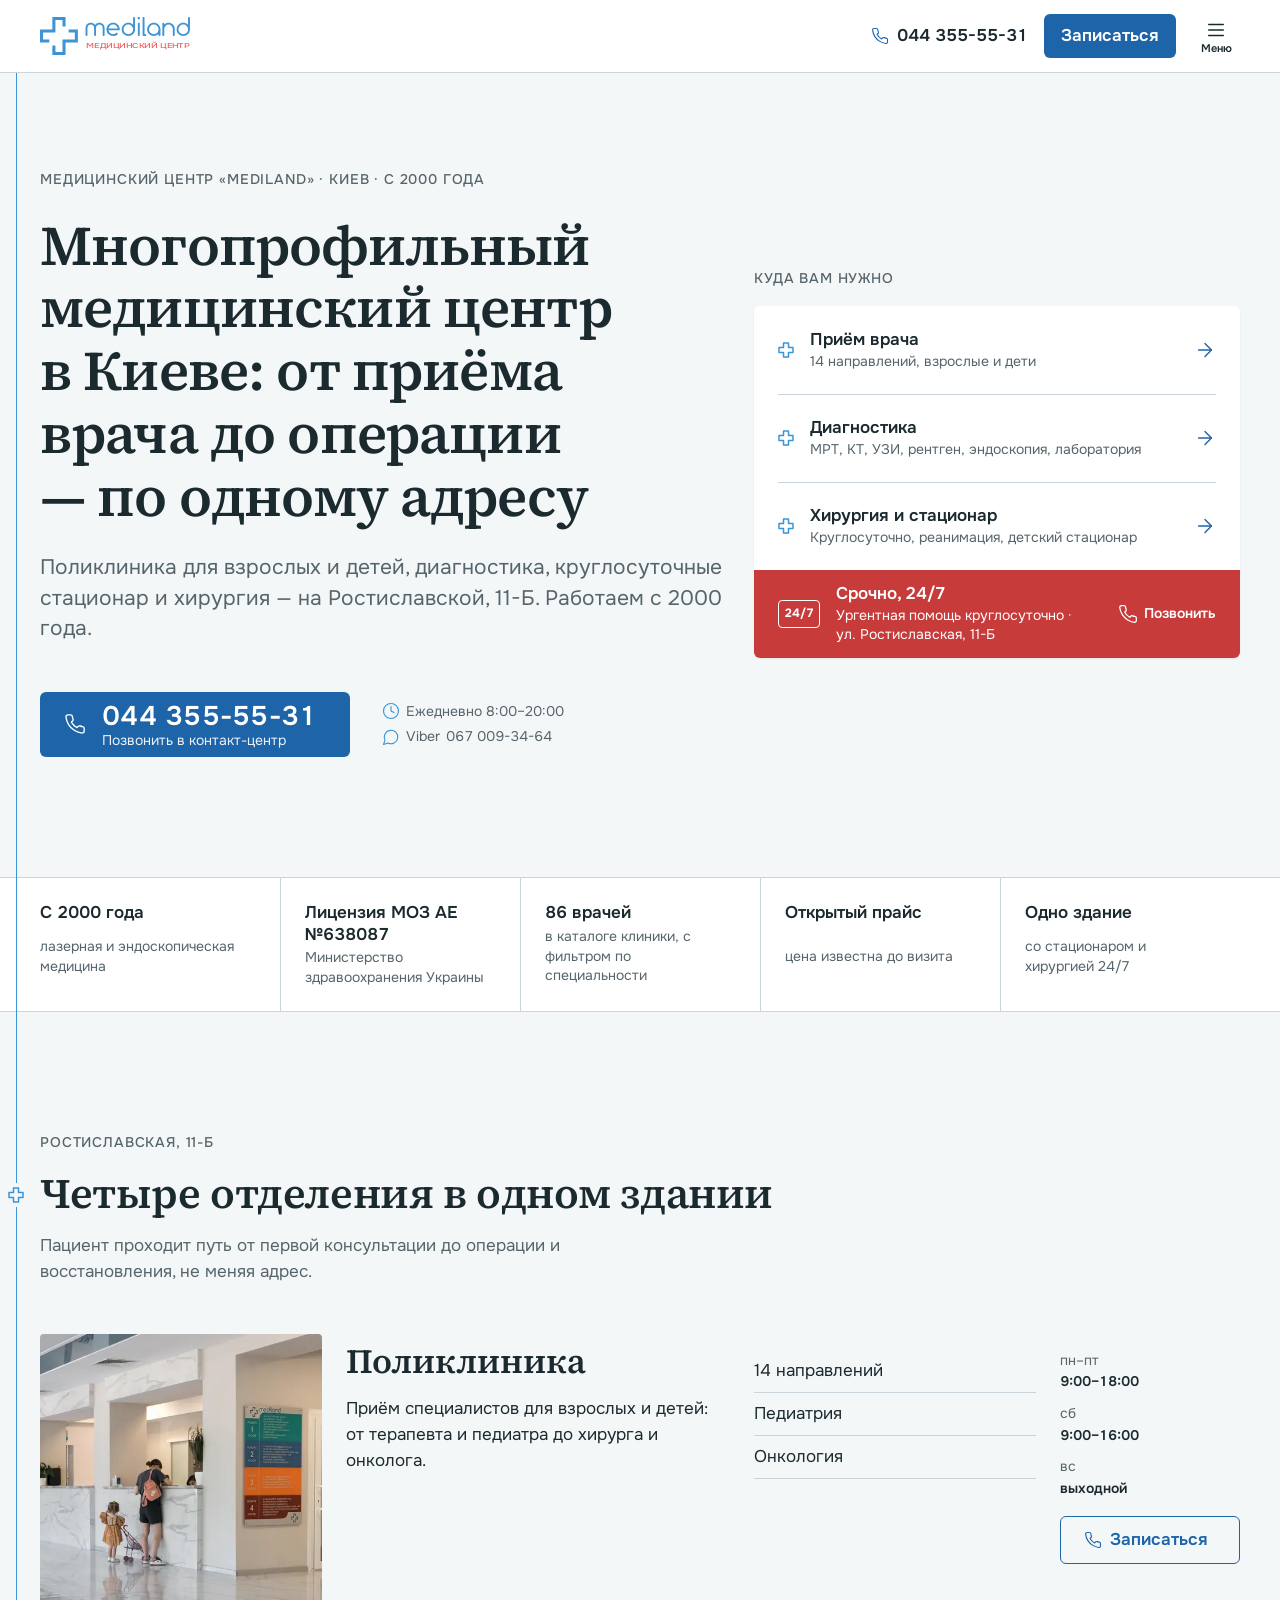
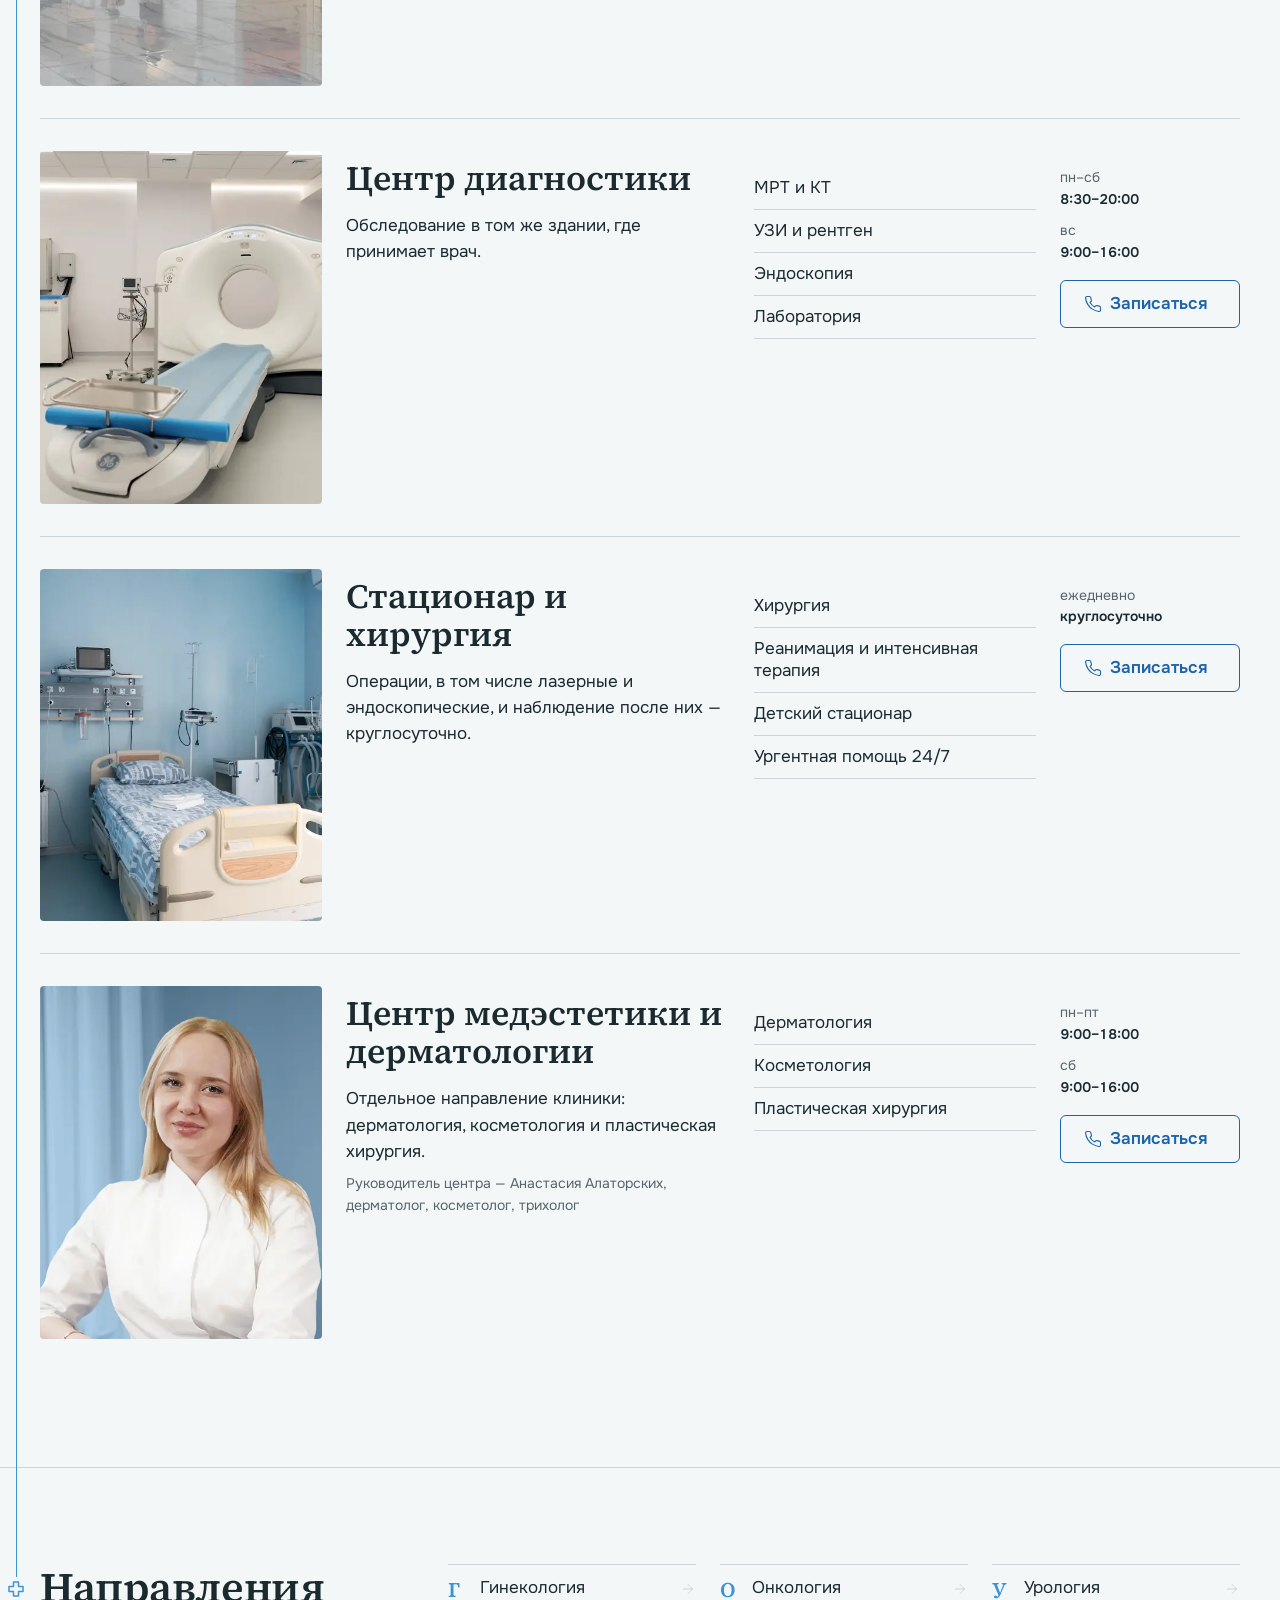
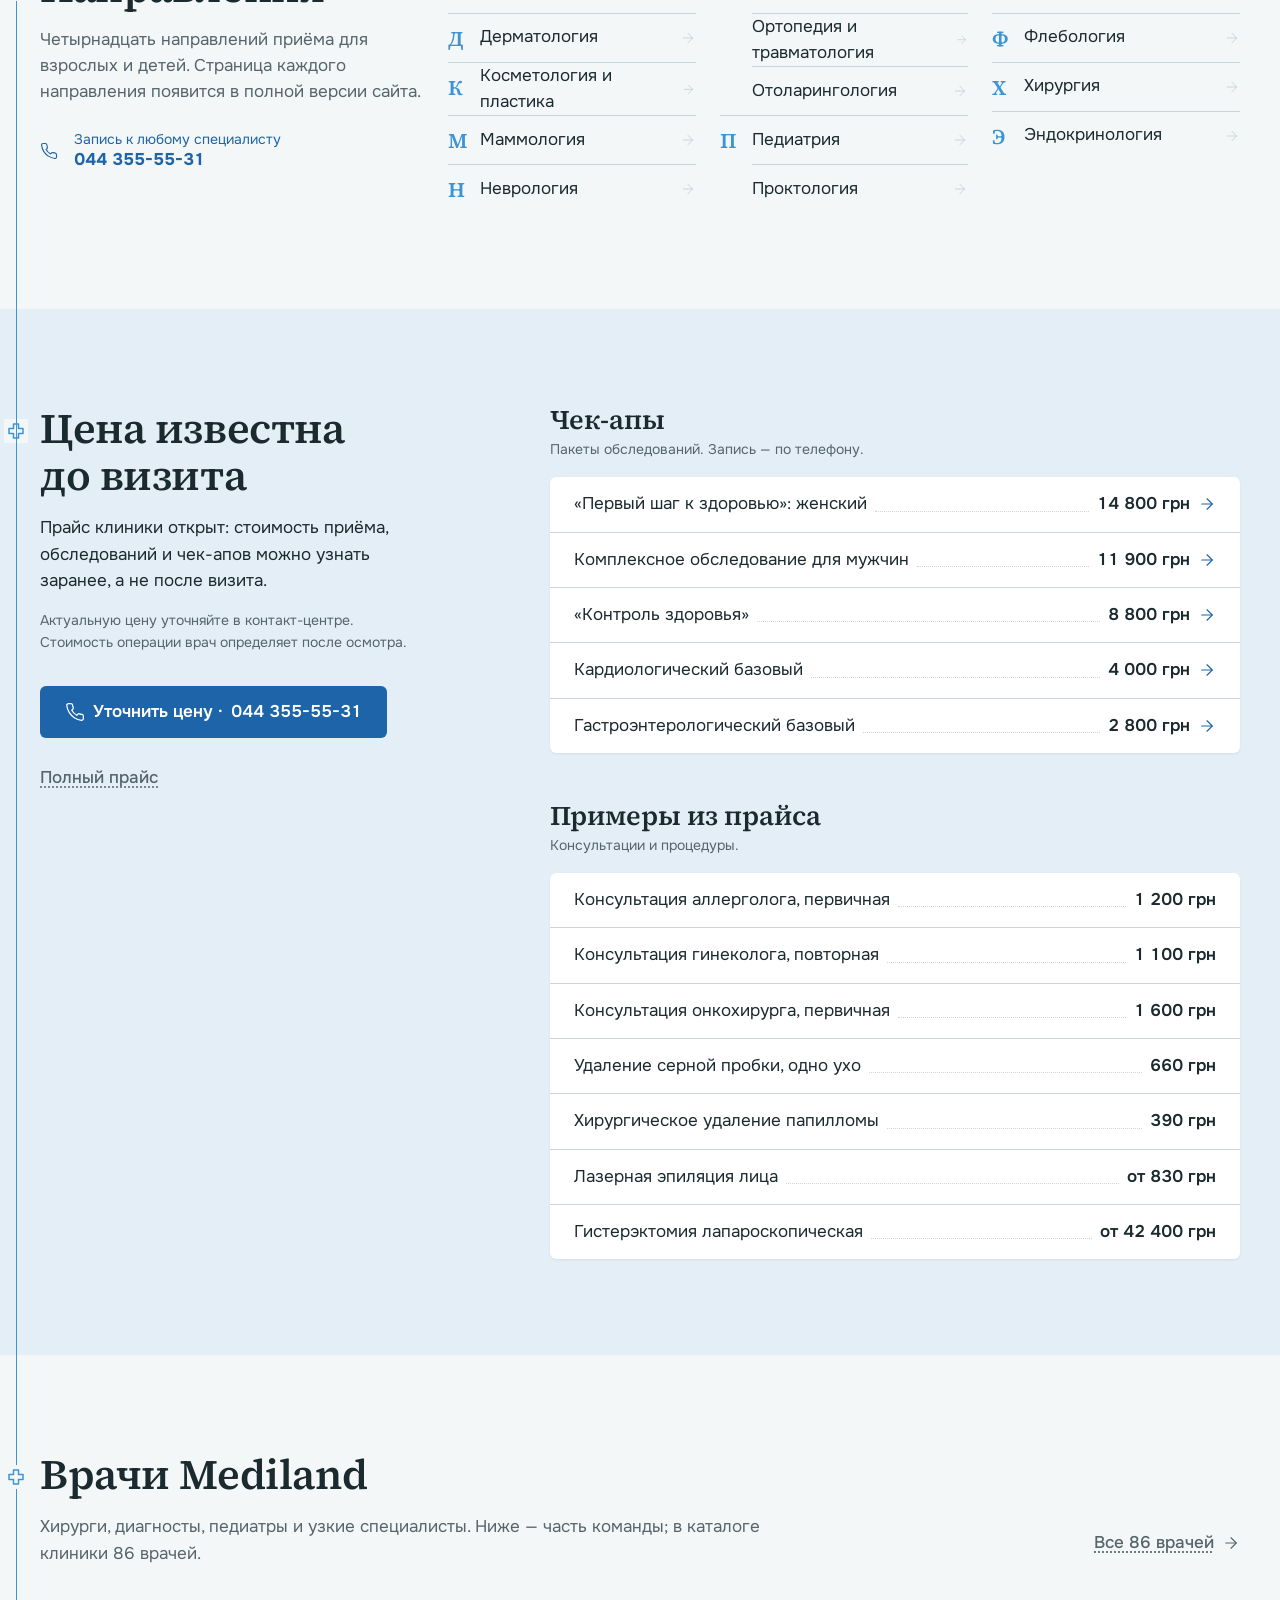
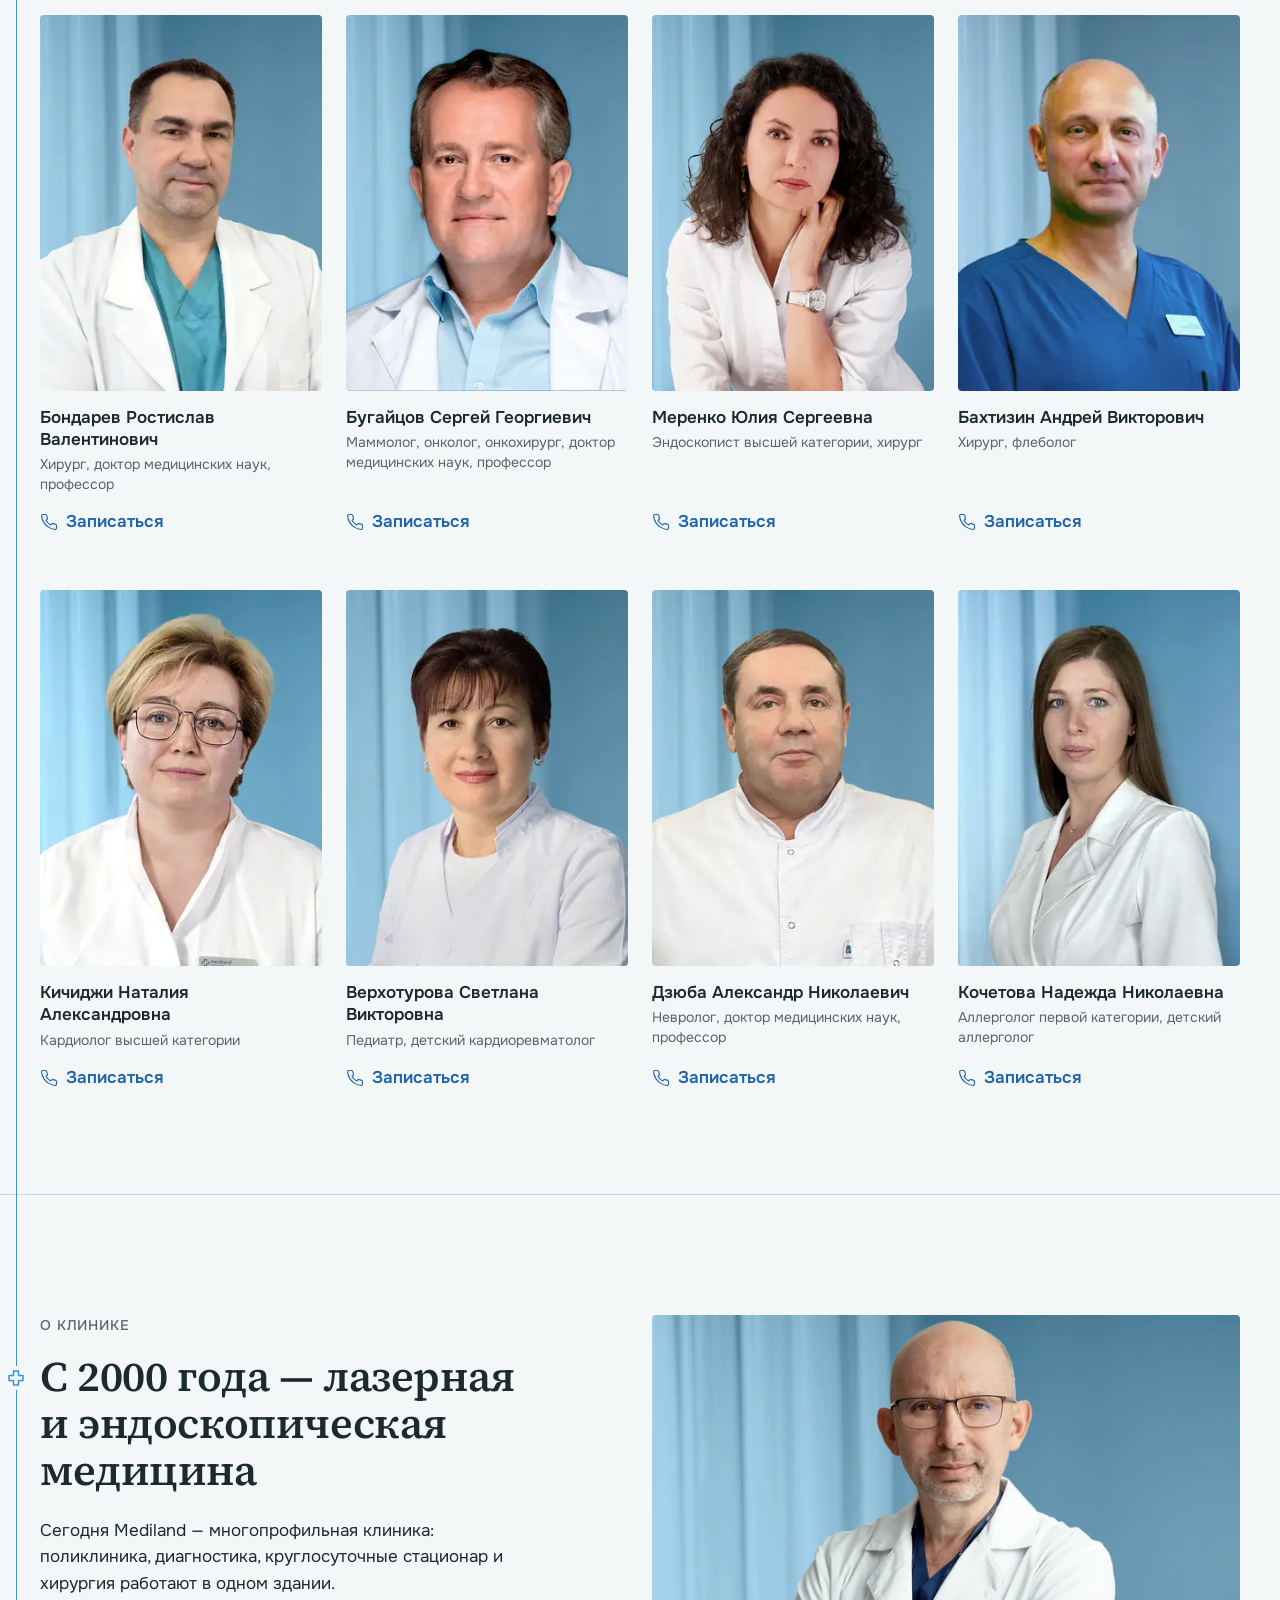
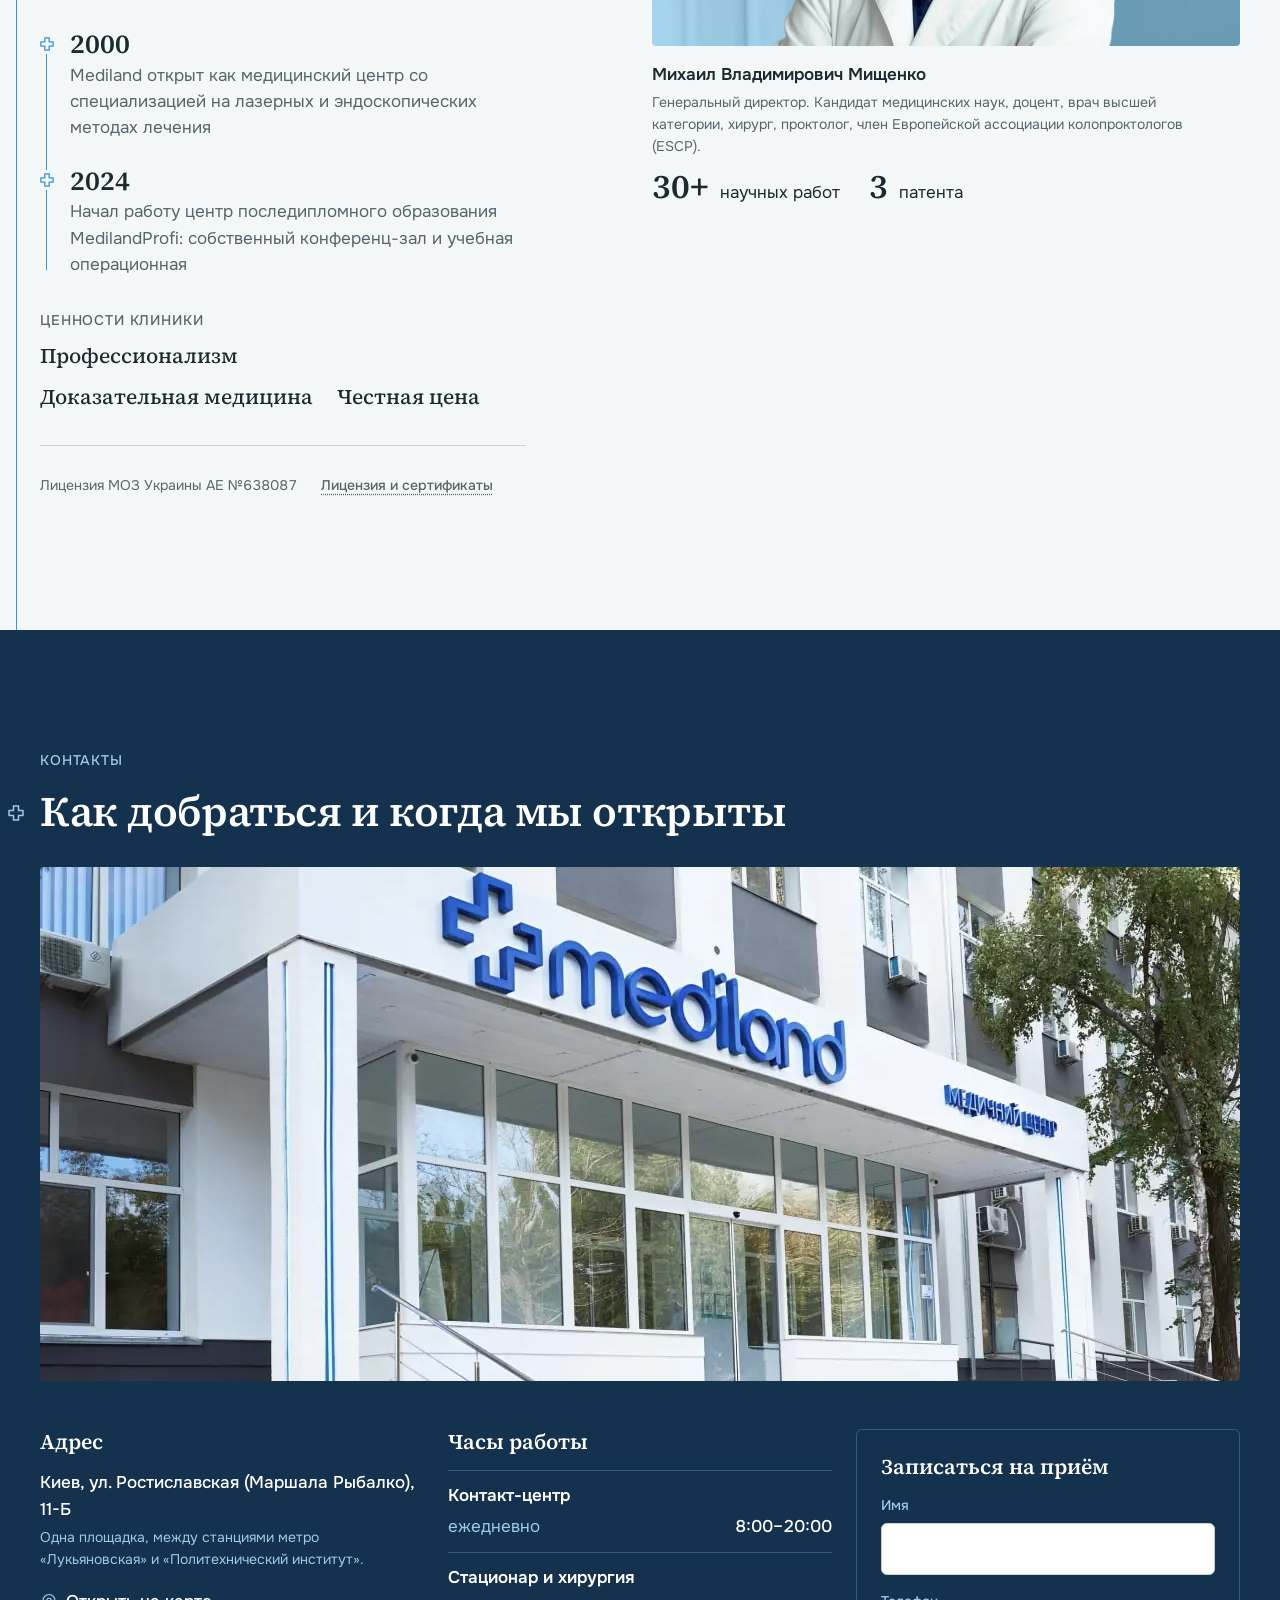
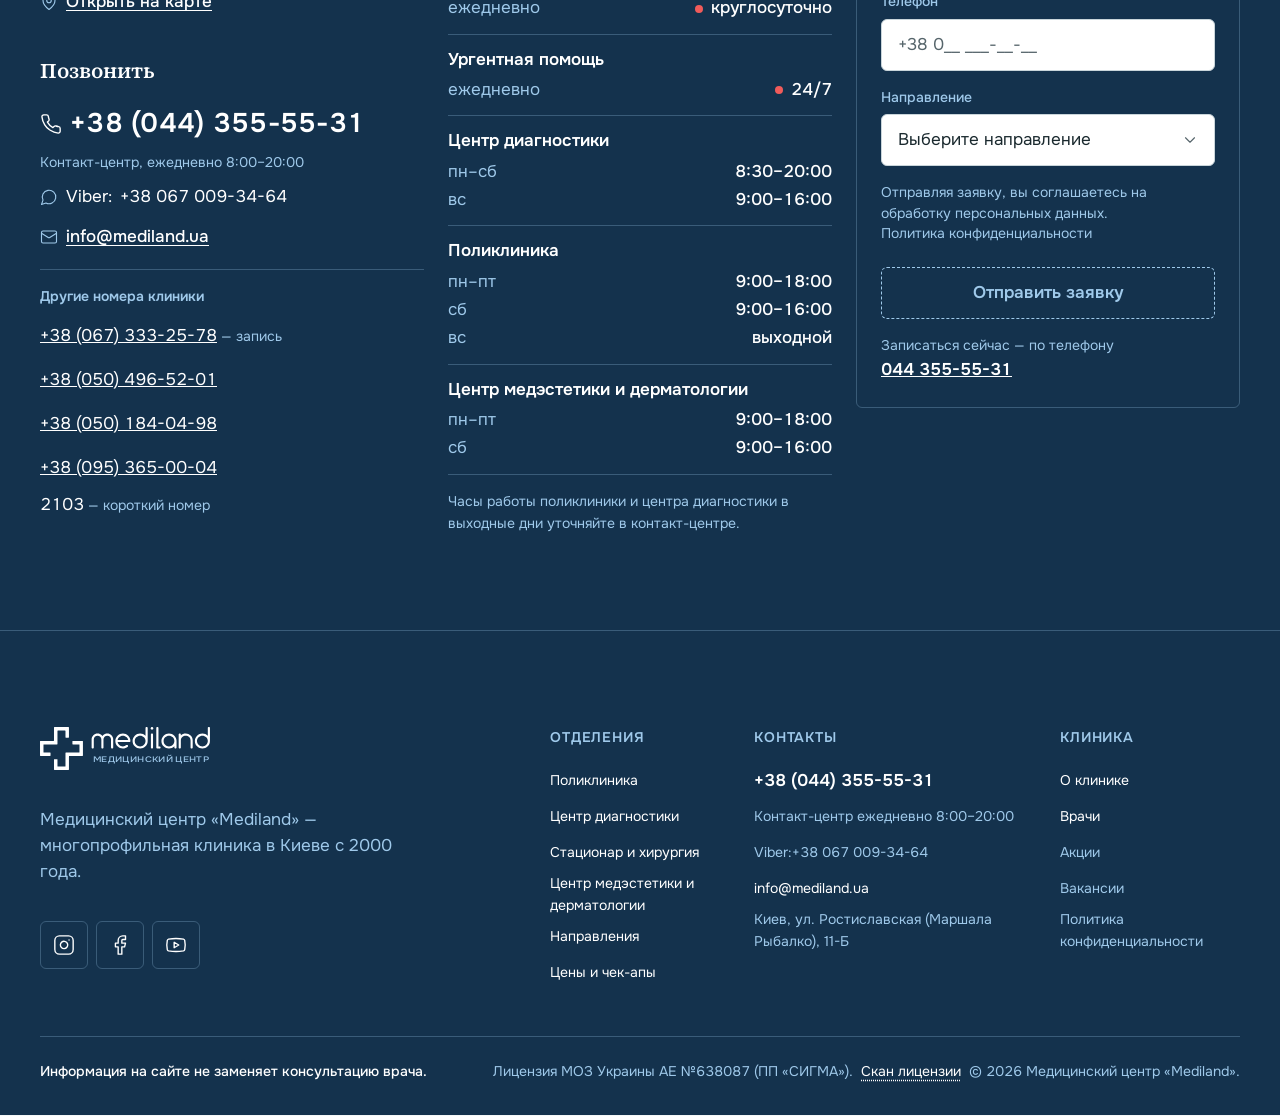
<file: mediland/index.html>
<!DOCTYPE html><html lang="ru"> <head><meta charset="utf-8"><meta name="viewport" content="width=device-width, initial-scale=1"><title>Медицинский центр Mediland в Киеве: поликлиника, хирургия 24/7</title><meta name="description" content="Многопрофильный медицинский центр в Киеве с 2000 года: приём врачей, МРТ и КТ, круглосуточные стационар и хирургия. Открытые цены. ☎ 044 355-55-31"><meta property="og:title" content="Медицинский центр Mediland в Киеве: поликлиника, хирургия 24/7"><meta property="og:description" content="Многопрофильный медицинский центр в Киеве с 2000 года: приём врачей, МРТ и КТ, круглосуточные стационар и хирургия. Открытые цены. ☎ 044 355-55-31"><meta name="robots" content="noindex"> <link rel="preload" href="./fonts/onest-cyrillic-wght-normal.woff2" as="font" type="font/woff2" crossorigin> <meta name="theme-color" content="#FFFFFF"> <meta property="og:type" content="website"> <meta property="og:locale" content="ru_UA"> <link rel="icon" href="./favicon.svg" type="image/svg+xml"> <script type="application/ld+json" data-rec="SEO-R003">{"@context":"https://schema.org","@type":"MedicalClinic","name":"Медицинский центр «Mediland»","telephone":"+38 (044) 355-55-31","address":{"@type":"PostalAddress","streetAddress":"ул. Ростиславская, 11-Б","addressLocality":"Киев","addressCountry":"UA"},"geo":{"@type":"GeoCoordinates","latitude":50.4555342,"longitude":30.4753751},"foundingDate":"2000","sameAs":["https://www.instagram.com/mediland.ua/","https://www.facebook.com/mediland.ua","https://www.youtube.com/channel/UC1oB7tEsmNUNPJMC5lsC5dw"],"medicalSpecialty":["Gynecologic","Dermatology","Neurologic","Oncologic","Otolaryngologic","Pediatric","Urologic","Surgical","Endocrine","PlasticSurgery"]}</script> <link rel="stylesheet" href="./_astro/index.CdFw_J0q.css"></head> <body id="top"> <a class="skip-link" href="#main">К содержанию</a> <header class="site-header" data-rec="UX-R002" data-header data-astro-cid-3ef6ksr2> <div class="container header__inner" data-astro-cid-3ef6ksr2> <a class="header__logo" href="#hero" data-astro-cid-3ef6ksr2><svg class="logo logo--light" viewBox="0 0 4071 1058" role="img" aria-label="Mediland — медицинский центр" data-astro-cid-tvrurpns> <g class="logo__mark" data-astro-cid-tvrurpns><path d="M945 337l-159 0c-6,0 -10,4 -10,10l0 60c0,6 4,11 10,11l149 0c5,0 10,4 10,10l0 174c0,6 -5,10 -10,10l-315 0c-6,0 -10,5 -10,11l0 315c0,5 -5,10 -11,10l-170 0c-6,0 -11,-5 -11,-10l0 -153c0,-6 -4,-10 -10,-10l-62 0c-6,0 -11,4 -11,10l0 163 0 71c0,5 5,10 11,10l72 0 264 0c6,0 11,-5 11,-10l0 -315c0,-6 4,-10 10,-10l315 0c5,0 10,-5 10,-11l0 -265 0 -71c0,-6 -5,-10 -10,-10l-73 0zm-335 -336l-264 0c-6,0 -11,5 -11,10l0 315c0,6 -4,11 -10,11l-315 0c-5,0 -10,4 -10,10l0 265 0 71c0,6 5,11 10,11l73 0 159 0c6,0 10,-5 10,-11l0 -60c0,-6 -4,-11 -10,-11l-149 0c-5,0 -10,-4 -10,-10l0 -174c0,-6 5,-10 10,-10l315 0c6,0 10,-5 10,-11l0 -314c0,-6 5,-11 11,-11l170 0c6,0 11,5 11,11l0 152c0,6 4,10 10,10l62 0c6,0 11,-4 11,-10l0 -163 0 -71c0,-5 -5,-10 -11,-10l-72 0z" data-astro-cid-tvrurpns></path><path d="M2656 181c0,-7 2,-13 8,-18 5,-5 11,-8 18,-8 7,0 13,3 18,8 5,5 7,11 7,18l0 310c0,7 -2,13 -7,18 -5,5 -11,8 -18,8 -7,0 -13,-3 -18,-8 -6,-5 -8,-11 -8,-18l0 -310zm-129 155c0,-36 -13,-66 -38,-91 -25,-26 -55,-38 -91,-38 -36,0 -66,12 -92,38 -25,25 -37,55 -37,91 0,36 12,66 37,92 26,25 56,37 92,37 36,0 66,-12 91,-37 25,-26 38,-56 38,-92zm0 -310c0,-7 3,-13 8,-18 5,-5 11,-8 18,-8 7,0 13,3 18,8 5,5 8,11 8,18l0 310c0,50 -18,93 -53,128 -36,35 -78,53 -128,53 -50,0 -93,-18 -128,-53 -35,-35 -53,-78 -53,-128 0,-50 18,-92 53,-128 35,-35 78,-53 128,-53 50,0 92,18 128,53 0,1 0,1 1,2l0 -184zm-415 285c-5,-25 -17,-47 -36,-66 -25,-25 -56,-38 -91,-38 -36,0 -66,13 -92,38 -19,19 -30,41 -35,66l254 0zm-28 118c7,0 13,2 18,8 5,5 8,11 8,18 0,7 -3,13 -8,18 -33,29 -72,44 -117,44 -50,0 -93,-18 -128,-53 -35,-35 -53,-78 -53,-128 0,-50 18,-92 53,-128 35,-35 78,-53 128,-53 50,0 92,18 128,53 35,36 52,78 52,128 0,7 -2,14 -7,19 -5,5 -11,7 -18,7l-282 0c5,25 16,47 35,66 26,25 56,37 92,37 32,0 60,-10 83,-31 5,-3 10,-5 16,-5zm-590 -214l1 0c1,-2 3,-5 5,-7 3,-4 7,-7 10,-11 28,-28 62,-42 101,-42 39,0 72,14 100,42 28,28 42,61 42,100l0 194c0,7 -3,13 -8,18 -5,5 -11,8 -18,8 -7,0 -13,-3 -18,-8 -5,-5 -8,-11 -8,-18l0 -194c0,-25 -9,-46 -26,-64 -18,-17 -39,-26 -64,-26 -25,0 -47,9 -64,26 -18,18 -27,39 -27,64l0 194c0,7 -2,13 -7,18 -5,5 -10,7 -16,8 -1,0 -2,0 -3,0 0,0 -1,0 -2,0 -6,-1 -11,-3 -16,-8 -5,-5 -7,-11 -7,-18l0 -194c0,-25 -9,-46 -27,-64 -18,-17 -39,-26 -64,-26 -25,0 -46,9 -64,26 -18,18 -26,40 -26,64l0 194c0,7 -3,13 -8,18 -5,5 -11,8 -18,8 -7,0 -13,-3 -18,-8 -5,-5 -8,-11 -8,-18l0 -194c0,-39 14,-72 42,-100 27,-28 61,-42 100,-42 39,0 73,14 101,42 3,4 6,7 10,11 2,2 3,5 5,7l0 0z" data-astro-cid-tvrurpns></path><path d="M2714 33c0,9 -3,16 -9,23 -7,6 -14,9 -23,9 -9,0 -17,-3 -23,-9 -6,-7 -9,-14 -9,-23 0,-9 3,-16 9,-23 6,-6 14,-9 23,-9 9,0 16,3 23,9 6,7 9,14 9,23z" data-astro-cid-tvrurpns></path><path d="M4019 336c0,-36 -13,-66 -38,-91 -25,-26 -56,-38 -91,-38 -36,0 -67,12 -92,38 -25,25 -38,55 -38,91 0,36 13,66 38,92 25,25 56,37 92,37 35,0 66,-12 91,-37 25,-26 38,-56 38,-92zm0 -310c0,-7 2,-13 7,-18 5,-5 11,-8 19,-8 7,0 13,3 18,8 5,5 7,11 7,18l0 310c0,50 -17,93 -53,128 -35,35 -78,53 -127,53 -50,0 -93,-18 -128,-53 -36,-35 -53,-78 -53,-128 0,-50 17,-92 53,-128 35,-35 78,-53 128,-53 50,0 92,18 127,53 1,1 1,1 2,2l0 -184zm-698 155c0,-7 3,-13 8,-18 5,-5 11,-8 18,-8 7,0 13,3 18,8 5,5 8,11 8,18l0 21c32,-31 71,-47 116,-47 47,0 86,17 119,50 33,32 49,72 49,118l0 168c0,7 -2,13 -7,18 -5,5 -12,8 -19,8 -7,0 -13,-3 -18,-8 -5,-5 -7,-11 -7,-18l0 -168c0,-32 -12,-59 -34,-82 -23,-23 -51,-34 -83,-34 -32,0 -59,11 -82,34 -23,23 -34,50 -34,82l0 168c0,7 -3,13 -8,18 -5,5 -11,8 -18,8 -7,0 -13,-3 -18,-8 -5,-5 -8,-11 -8,-18l0 -310zm-232 26c-36,0 -66,12 -91,38 -26,25 -38,55 -38,91 0,36 12,66 38,92 25,25 55,37 91,37 36,0 66,-12 92,-37 25,-26 37,-56 37,-92 0,-36 -12,-66 -37,-91 -26,-26 -56,-38 -92,-38zm129 256c-36,36 -79,54 -129,54 -50,0 -92,-18 -128,-53 -35,-35 -53,-78 -53,-128 0,-50 18,-92 53,-128 36,-35 78,-53 128,-53 50,0 93,18 128,53 35,36 53,78 53,128l0 155c0,7 -3,13 -8,18 -5,5 -11,8 -18,8 -7,0 -13,-3 -18,-8 -5,-5 -8,-11 -8,-18l0 -28zm-433 -437c0,-7 3,-13 8,-18 5,-5 11,-7 18,-7 7,0 13,2 18,7 5,5 8,11 8,18l0 439 25 0c7,0 13,3 19,8 5,5 7,11 7,18 0,7 -2,13 -7,18 -6,5 -12,8 -19,8l-51 0c-7,0 -13,-3 -18,-8 -5,-5 -8,-11 -8,-18l0 -465z" data-astro-cid-tvrurpns></path></g> <text class="logo__sub" x="1262" y="850" textLength="2780" lengthAdjust="spacingAndGlyphs" data-astro-cid-tvrurpns>МЕДИЦИНСКИЙ ЦЕНТР</text> </svg> </a> <nav class="header__nav" id="site-nav" aria-label="Основное меню" data-nav data-astro-cid-3ef6ksr2> <ul class="header__list" role="list" data-astro-cid-3ef6ksr2> <li data-astro-cid-3ef6ksr2><a class="header__link" href="#departments" data-astro-cid-3ef6ksr2>Отделения</a></li><li data-astro-cid-3ef6ksr2><a class="header__link" href="#directions" data-astro-cid-3ef6ksr2>Направления</a></li><li data-astro-cid-3ef6ksr2><a class="header__link" href="#prices" data-astro-cid-3ef6ksr2>Цены</a></li><li data-astro-cid-3ef6ksr2><a class="header__link" href="#doctors" data-astro-cid-3ef6ksr2>Врачи</a></li><li data-astro-cid-3ef6ksr2><a class="header__link" href="#clinic" data-astro-cid-3ef6ksr2>О клинике</a></li><li data-astro-cid-3ef6ksr2><a class="header__link" href="#visit" data-astro-cid-3ef6ksr2>Контакты</a></li> <li data-astro-cid-3ef6ksr2><span class="future-link header__link future-link--muted" role="link" aria-disabled="true" tabindex="0"> Акции <span class="future-link__note" aria-hidden="true">Раздел в разработке</span> <span class="visually-hidden">(Раздел в разработке)</span> </span></li> </ul> <div class="header__lang" aria-label="Язык сайта" role="group" data-astro-cid-3ef6ksr2> <span class="header__lang-current" aria-current="true" data-astro-cid-3ef6ksr2>RU</span> <span class="future-link header__lang-item" role="link" aria-disabled="true" tabindex="0"> UA <span class="future-link__note" aria-hidden="true">Раздел в разработке</span> <span class="visually-hidden">(Раздел в разработке)</span> </span> <span class="future-link header__lang-item" role="link" aria-disabled="true" tabindex="0"> EN <span class="future-link__note" aria-hidden="true">Раздел в разработке</span> <span class="visually-hidden">(Раздел в разработке)</span> </span> </div> <div class="header__menu-call" data-astro-cid-3ef6ksr2> <a class="btn btn--primary" href="tel:+380443555531" data-astro-cid-3ef6ksr2><svg width="20" height="20" viewBox="0 0 24 24" fill="none" stroke="currentColor" stroke-width="1.5" stroke-linecap="round" stroke-linejoin="round" aria-hidden="true" focusable="false"><path d="M22 16.92v3a2 2 0 0 1-2.18 2 19.79 19.79 0 0 1-8.63-3.07 19.5 19.5 0 0 1-6-6 19.79 19.79 0 0 1-3.07-8.67A2 2 0 0 1 4.11 2h3a2 2 0 0 1 2 1.72 12.84 12.84 0 0 0 .7 2.81 2 2 0 0 1-.45 2.11L8.09 9.91a16 16 0 0 0 6 6l1.27-1.27a2 2 0 0 1 2.11-.45 12.84 12.84 0 0 0 2.81.7A2 2 0 0 1 22 16.92z"/></svg>Позвонить 044 355-55-31</a> <p class="muted" data-astro-cid-3ef6ksr2>Контакт-центр ежедневно 8:00–20:00</p> </div> </nav> <a class="header__phone num" href="tel:+380443555531" data-rec="R-002" data-astro-cid-3ef6ksr2> <svg width="18" height="18" viewBox="0 0 24 24" fill="none" stroke="currentColor" stroke-width="1.5" stroke-linecap="round" stroke-linejoin="round" aria-hidden="true" focusable="false"><path d="M22 16.92v3a2 2 0 0 1-2.18 2 19.79 19.79 0 0 1-8.63-3.07 19.5 19.5 0 0 1-6-6 19.79 19.79 0 0 1-3.07-8.67A2 2 0 0 1 4.11 2h3a2 2 0 0 1 2 1.72 12.84 12.84 0 0 0 .7 2.81 2 2 0 0 1-.45 2.11L8.09 9.91a16 16 0 0 0 6 6l1.27-1.27a2 2 0 0 1 2.11-.45 12.84 12.84 0 0 0 2.81.7A2 2 0 0 1 22 16.92z"/></svg>044 355-55-31 </a> <a class="btn btn--primary header__cta" href="tel:+380443555531" data-astro-cid-3ef6ksr2>Записаться</a> <a class="header__icon-btn header__call" href="tel:+380443555531" data-astro-cid-3ef6ksr2> <svg width="22" height="22" viewBox="0 0 24 24" fill="none" stroke="currentColor" stroke-width="1.5" stroke-linecap="round" stroke-linejoin="round" aria-hidden="true" focusable="false"><path d="M22 16.92v3a2 2 0 0 1-2.18 2 19.79 19.79 0 0 1-8.63-3.07 19.5 19.5 0 0 1-6-6 19.79 19.79 0 0 1-3.07-8.67A2 2 0 0 1 4.11 2h3a2 2 0 0 1 2 1.72 12.84 12.84 0 0 0 .7 2.81 2 2 0 0 1-.45 2.11L8.09 9.91a16 16 0 0 0 6 6l1.27-1.27a2 2 0 0 1 2.11-.45 12.84 12.84 0 0 0 2.81.7A2 2 0 0 1 22 16.92z"/></svg><span data-astro-cid-3ef6ksr2>Позвонить</span> </a> <button class="header__icon-btn header__menu" type="button" aria-expanded="false" aria-controls="site-nav" data-menu data-astro-cid-3ef6ksr2> <svg class="i-open" width="22" height="22" viewBox="0 0 24 24" fill="none" stroke="currentColor" stroke-width="1.5" stroke-linecap="round" stroke-linejoin="round" aria-hidden="true" focusable="false"><path d="M4 6h16"/><path d="M4 12h16"/><path d="M4 18h16"/></svg><svg class="i-close" width="22" height="22" viewBox="0 0 24 24" fill="none" stroke="currentColor" stroke-width="1.5" stroke-linecap="round" stroke-linejoin="round" aria-hidden="true" focusable="false"><path d="M18 6 6 18"/><path d="m6 6 12 12"/></svg><span data-astro-cid-3ef6ksr2>Меню</span> </button> </div> </header> <script type="module">const t=document.querySelector("[data-menu]"),n=document.querySelector("[data-nav]");if(t&&n){const a=e=>{t.setAttribute("aria-expanded",String(e)),n.classList.toggle("is-open",e),document.documentElement.classList.toggle("menu-open",e)};t.addEventListener("click",()=>a(t.getAttribute("aria-expanded")!=="true")),n.addEventListener("click",e=>{e.target.closest("a[href^='#']")&&a(!1)}),document.addEventListener("keydown",e=>{e.key==="Escape"&&t.getAttribute("aria-expanded")==="true"&&(a(!1),t.focus())}),window.matchMedia("(min-width: 1320px)").addEventListener("change",()=>a(!1))}</script>  <main id="main">   <div class="route-wrap"> <section id="hero" data-rec="R-001,R-009,UX-R009,SEO-R001,SEO-R002,SEO-R004" class="hero">  <div class="container hero__grid" data-astro-cid-bbe6dxrz> <p class="eyebrow hero__eyebrow" data-astro-cid-bbe6dxrz>Медицинский центр «Mediland» · Киев · с 2000 года</p> <h1 class="hero__title" data-astro-cid-bbe6dxrz>Многопрофильный медицинский центр в Киеве: от приёма врача до операции — по одному адресу</h1> <!-- Phones: urgent route first, right under the H1 (desktop shows it as the 4th board row). --> <a class="route route--urgent hero__urgent-m" href="tel:+380443555531" data-rec="R-002" data-astro-cid-bbe6dxrz> <span class="route__mark" aria-hidden="true" data-astro-cid-bbe6dxrz>24/7</span> <span class="route__text" data-astro-cid-bbe6dxrz> <span class="route__title" data-astro-cid-bbe6dxrz>Срочно, 24/7</span> <span class="route__inside" data-astro-cid-bbe6dxrz>Ургентная помощь круглосуточно · ул.&nbsp;Ростиславская, 11-Б</span> </span> <span class="route__cta" data-astro-cid-bbe6dxrz><svg class="route__arrow" width="20" height="20" viewBox="0 0 24 24" fill="none" stroke="currentColor" stroke-width="1.5" stroke-linecap="round" stroke-linejoin="round" aria-hidden="true" focusable="false"><path d="M22 16.92v3a2 2 0 0 1-2.18 2 19.79 19.79 0 0 1-8.63-3.07 19.5 19.5 0 0 1-6-6 19.79 19.79 0 0 1-3.07-8.67A2 2 0 0 1 4.11 2h3a2 2 0 0 1 2 1.72 12.84 12.84 0 0 0 .7 2.81 2 2 0 0 1-.45 2.11L8.09 9.91a16 16 0 0 0 6 6l1.27-1.27a2 2 0 0 1 2.11-.45 12.84 12.84 0 0 0 2.81.7A2 2 0 0 1 22 16.92z"/></svg>Позвонить<span class="visually-hidden" data-astro-cid-bbe6dxrz> 044 355-55-31</span></span> </a> <nav class="hero__board" aria-label="Маршруты пациента" data-astro-cid-bbe6dxrz> <p class="hero__board-head eyebrow" aria-hidden="true" data-astro-cid-bbe6dxrz>Куда вам нужно</p> <ul role="list" class="board" data-astro-cid-bbe6dxrz> <li style="--i:0" data-astro-cid-bbe6dxrz> <a class="route" href="#directions" data-astro-cid-bbe6dxrz> <svg class="cross route__cross" width="16" height="16" viewBox="0 0 16 16" aria-hidden="true" focusable="false" data-astro-cid-o772h47x> <path d="M5.5 1h5v4.5H15v5h-4.5V15h-5v-4.5H1v-5h4.5z" fill="none" stroke="currentColor" stroke-width="1.5" stroke-linejoin="round" data-astro-cid-o772h47x></path> </svg>  <span class="route__text" data-astro-cid-bbe6dxrz> <span class="route__title" data-astro-cid-bbe6dxrz>Приём врача</span> <span class="route__inside" data-astro-cid-bbe6dxrz>14 направлений, взрослые и дети</span> </span> <svg class="route__arrow" width="22" height="22" viewBox="0 0 24 24" fill="none" stroke="currentColor" stroke-width="1.5" stroke-linecap="round" stroke-linejoin="round" aria-hidden="true" focusable="false"><path d="M5 12h14"/><path d="m12 5 7 7-7 7"/></svg> </a> </li><li style="--i:1" data-astro-cid-bbe6dxrz> <a class="route" href="#dep-diagnostics" data-astro-cid-bbe6dxrz> <svg class="cross route__cross" width="16" height="16" viewBox="0 0 16 16" aria-hidden="true" focusable="false" data-astro-cid-o772h47x> <path d="M5.5 1h5v4.5H15v5h-4.5V15h-5v-4.5H1v-5h4.5z" fill="none" stroke="currentColor" stroke-width="1.5" stroke-linejoin="round" data-astro-cid-o772h47x></path> </svg>  <span class="route__text" data-astro-cid-bbe6dxrz> <span class="route__title" data-astro-cid-bbe6dxrz>Диагностика</span> <span class="route__inside" data-astro-cid-bbe6dxrz>МРТ, КТ, УЗИ, рентген, эндоскопия, лаборатория</span> </span> <svg class="route__arrow" width="22" height="22" viewBox="0 0 24 24" fill="none" stroke="currentColor" stroke-width="1.5" stroke-linecap="round" stroke-linejoin="round" aria-hidden="true" focusable="false"><path d="M5 12h14"/><path d="m12 5 7 7-7 7"/></svg> </a> </li><li style="--i:2" data-astro-cid-bbe6dxrz> <a class="route" href="#dep-hospital" data-astro-cid-bbe6dxrz> <svg class="cross route__cross" width="16" height="16" viewBox="0 0 16 16" aria-hidden="true" focusable="false" data-astro-cid-o772h47x> <path d="M5.5 1h5v4.5H15v5h-4.5V15h-5v-4.5H1v-5h4.5z" fill="none" stroke="currentColor" stroke-width="1.5" stroke-linejoin="round" data-astro-cid-o772h47x></path> </svg>  <span class="route__text" data-astro-cid-bbe6dxrz> <span class="route__title" data-astro-cid-bbe6dxrz>Хирургия и стационар</span> <span class="route__inside" data-astro-cid-bbe6dxrz>Круглосуточно, реанимация, детский стационар</span> </span> <svg class="route__arrow" width="22" height="22" viewBox="0 0 24 24" fill="none" stroke="currentColor" stroke-width="1.5" stroke-linecap="round" stroke-linejoin="round" aria-hidden="true" focusable="false"><path d="M5 12h14"/><path d="m12 5 7 7-7 7"/></svg> </a> </li> <li class="board__urgent" style="--i:3" data-astro-cid-bbe6dxrz> <a class="route route--urgent" href="tel:+380443555531" data-astro-cid-bbe6dxrz> <span class="route__mark" aria-hidden="true" data-astro-cid-bbe6dxrz>24/7</span> <span class="route__text" data-astro-cid-bbe6dxrz> <span class="route__title" data-astro-cid-bbe6dxrz>Срочно, 24/7</span> <span class="route__inside" data-astro-cid-bbe6dxrz>Ургентная помощь круглосуточно · ул.&nbsp;Ростиславская, 11-Б</span> </span> <span class="route__cta" data-astro-cid-bbe6dxrz><svg class="route__arrow" width="20" height="20" viewBox="0 0 24 24" fill="none" stroke="currentColor" stroke-width="1.5" stroke-linecap="round" stroke-linejoin="round" aria-hidden="true" focusable="false"><path d="M22 16.92v3a2 2 0 0 1-2.18 2 19.79 19.79 0 0 1-8.63-3.07 19.5 19.5 0 0 1-6-6 19.79 19.79 0 0 1-3.07-8.67A2 2 0 0 1 4.11 2h3a2 2 0 0 1 2 1.72 12.84 12.84 0 0 0 .7 2.81 2 2 0 0 1-.45 2.11L8.09 9.91a16 16 0 0 0 6 6l1.27-1.27a2 2 0 0 1 2.11-.45 12.84 12.84 0 0 0 2.81.7A2 2 0 0 1 22 16.92z"/></svg>Позвонить<span class="visually-hidden" data-astro-cid-bbe6dxrz> 044 355-55-31</span></span> </a> </li> </ul> </nav> <div class="hero__call" data-rec="R-002" data-astro-cid-bbe6dxrz> <a class="hero__phone" href="tel:+380443555531" data-astro-cid-bbe6dxrz> <span class="hero__phone-icon" data-astro-cid-bbe6dxrz><svg width="22" height="22" viewBox="0 0 24 24" fill="none" stroke="currentColor" stroke-width="1.5" stroke-linecap="round" stroke-linejoin="round" aria-hidden="true" focusable="false"><path d="M22 16.92v3a2 2 0 0 1-2.18 2 19.79 19.79 0 0 1-8.63-3.07 19.5 19.5 0 0 1-6-6 19.79 19.79 0 0 1-3.07-8.67A2 2 0 0 1 4.11 2h3a2 2 0 0 1 2 1.72 12.84 12.84 0 0 0 .7 2.81 2 2 0 0 1-.45 2.11L8.09 9.91a16 16 0 0 0 6 6l1.27-1.27a2 2 0 0 1 2.11-.45 12.84 12.84 0 0 0 2.81.7A2 2 0 0 1 22 16.92z"/></svg></span> <span class="hero__phone-body" data-astro-cid-bbe6dxrz> <span class="hero__phone-num num" data-astro-cid-bbe6dxrz>044 355-55-31</span> <span class="hero__phone-cap" data-astro-cid-bbe6dxrz>Позвонить в контакт-центр</span> </span> </a> <p class="hero__call-meta" data-astro-cid-bbe6dxrz> <span data-astro-cid-bbe6dxrz><svg width="18" height="18" viewBox="0 0 24 24" fill="none" stroke="currentColor" stroke-width="1.5" stroke-linecap="round" stroke-linejoin="round" aria-hidden="true" focusable="false"><circle cx="12" cy="12" r="10"/><path d="M12 6v6l4 2"/></svg>Ежедневно 8:00–20:00</span> <span data-astro-cid-bbe6dxrz><svg width="18" height="18" viewBox="0 0 24 24" fill="none" stroke="currentColor" stroke-width="1.5" stroke-linecap="round" stroke-linejoin="round" aria-hidden="true" focusable="false"><path d="M7.9 20A9 9 0 1 0 4 16.1L2 22Z"/></svg>Viber <span class="num" data-astro-cid-bbe6dxrz>067 009-34-64</span></span> </p> </div> <p class="hero__lead" data-astro-cid-bbe6dxrz>Поликлиника для взрослых и детей, диагностика, круглосуточные стационар и хирургия — на Ростиславской, 11-Б. Работаем с 2000 года.</p> </div>  </section>  <section id="trust" data-rec="UX-R003" class="trust">  <div class="container" data-astro-cid-uj2d65ae> <h2 class="visually-hidden" data-astro-cid-uj2d65ae>Почему Mediland можно доверять</h2> <ul class="trust__list" role="list" data-astro-cid-uj2d65ae> <li class="trust__item" data-astro-cid-uj2d65ae> <span class="trust__k num" data-astro-cid-uj2d65ae>С 2000 года</span> <span class="trust__v" data-astro-cid-uj2d65ae>лазерная и эндоскопическая медицина</span> </li><li class="trust__item" data-astro-cid-uj2d65ae> <span class="trust__k num" data-astro-cid-uj2d65ae>Лицензия МОЗ АЕ №638087</span> <span class="trust__v" data-astro-cid-uj2d65ae>Министерство здравоохранения Украины</span> </li><li class="trust__item" data-astro-cid-uj2d65ae> <span class="trust__k num" data-astro-cid-uj2d65ae>86 врачей</span> <span class="trust__v" data-astro-cid-uj2d65ae>в каталоге клиники, с фильтром по специальности</span> </li><li class="trust__item" data-astro-cid-uj2d65ae> <span class="trust__k num" data-astro-cid-uj2d65ae>Открытый прайс</span> <span class="trust__v" data-astro-cid-uj2d65ae>цена известна до визита</span> </li><li class="trust__item" data-astro-cid-uj2d65ae> <span class="trust__k num" data-astro-cid-uj2d65ae>Одно здание</span> <span class="trust__v" data-astro-cid-uj2d65ae>со стационаром и хирургией 24/7</span> </li> </ul> </div>  </section>  <section id="departments" data-rec="UX-R004" class="deps">  <div class="container" data-astro-cid-j33iwyy5> <div class="shead" data-astro-cid-pzvqjql2> <p class="eyebrow shead__eyebrow" data-astro-cid-pzvqjql2>Ростиславская, 11-Б</p> <h2 class="h2 shead__title" id="departments-title" data-astro-cid-pzvqjql2> <svg class="cross shead__cross" width="16" height="16" viewBox="0 0 16 16" aria-hidden="true" focusable="false" data-astro-cid-o772h47x> <path d="M5.5 1h5v4.5H15v5h-4.5V15h-5v-4.5H1v-5h4.5z" fill="none" stroke="currentColor" stroke-width="1.5" stroke-linejoin="round" data-astro-cid-o772h47x></path> </svg>  <span data-astro-cid-pzvqjql2>Четыре отделения в одном здании</span> </h2>  <p class="deps__lead muted" data-astro-cid-j33iwyy5>Пациент проходит путь от первой консультации до операции и восстановления, не меняя адрес.</p>  </div>  <ol class="deps__list" role="list" data-astro-cid-j33iwyy5> <li class="dep" id="dep-polyclinic" data-reveal style="--reveal-delay:0ms" data-astro-cid-j33iwyy5> <div class="dep__media" data-astro-cid-j33iwyy5> <img class="dep__img" src="./img/dept-polyclinic-480.webp" srcset="./img/dept-polyclinic-480.webp 480w, ./img/dept-polyclinic-960.webp 960w" sizes="(min-width: 1024px) 280px, (min-width: 768px) 40vw, 100vw" width="960" height="1200" alt="Холл и регистратура поликлиники Mediland" loading="lazy" decoding="async"> </div> <div class="dep__main" data-astro-cid-j33iwyy5> <h3 class="dep__title" data-astro-cid-j33iwyy5>Поликлиника</h3> <p class="dep__lead" data-astro-cid-j33iwyy5>Приём специалистов для взрослых и детей: от терапевта и педиатра до хирурга и онколога.</p>  </div> <ul class="dep__items" role="list" aria-label="Что внутри: Поликлиника" data-astro-cid-j33iwyy5> <li data-astro-cid-j33iwyy5>14 направлений</li><li data-astro-cid-j33iwyy5>Педиатрия</li><li data-astro-cid-j33iwyy5>Онкология</li> </ul> <div class="dep__side" data-astro-cid-j33iwyy5> <dl class="dep__hours num" data-astro-cid-j33iwyy5> <div data-astro-cid-j33iwyy5><dt data-astro-cid-j33iwyy5>пн–пт</dt><dd data-astro-cid-j33iwyy5>9:00–18:00</dd></div><div data-astro-cid-j33iwyy5><dt data-astro-cid-j33iwyy5>сб</dt><dd data-astro-cid-j33iwyy5>9:00–16:00</dd></div><div data-astro-cid-j33iwyy5><dt data-astro-cid-j33iwyy5>вс</dt><dd data-astro-cid-j33iwyy5>выходной</dd></div> </dl> <a class="dep__call" href="tel:+380443555531" data-astro-cid-j33iwyy5> <svg width="18" height="18" viewBox="0 0 24 24" fill="none" stroke="currentColor" stroke-width="1.5" stroke-linecap="round" stroke-linejoin="round" aria-hidden="true" focusable="false"><path d="M22 16.92v3a2 2 0 0 1-2.18 2 19.79 19.79 0 0 1-8.63-3.07 19.5 19.5 0 0 1-6-6 19.79 19.79 0 0 1-3.07-8.67A2 2 0 0 1 4.11 2h3a2 2 0 0 1 2 1.72 12.84 12.84 0 0 0 .7 2.81 2 2 0 0 1-.45 2.11L8.09 9.91a16 16 0 0 0 6 6l1.27-1.27a2 2 0 0 1 2.11-.45 12.84 12.84 0 0 0 2.81.7A2 2 0 0 1 22 16.92z"/></svg>Записаться<span class="visually-hidden" data-astro-cid-j33iwyy5>: Поликлиника, телефон 044 355-55-31</span> </a> </div> </li><li class="dep" id="dep-diagnostics" data-reveal style="--reveal-delay:60ms" data-astro-cid-j33iwyy5> <div class="dep__media" data-astro-cid-j33iwyy5> <img class="dep__img" src="./img/dept-diagnostics-480.webp" srcset="./img/dept-diagnostics-480.webp 480w, ./img/dept-diagnostics-960.webp 960w" sizes="(min-width: 1024px) 280px, (min-width: 768px) 40vw, 100vw" width="960" height="1200" alt="Кабинет компьютерной томографии в центре диагностики Mediland" loading="lazy" decoding="async"> </div> <div class="dep__main" data-astro-cid-j33iwyy5> <h3 class="dep__title" data-astro-cid-j33iwyy5>Центр диагностики</h3> <p class="dep__lead" data-astro-cid-j33iwyy5>Обследование в том же здании, где принимает врач.</p>  </div> <ul class="dep__items" role="list" aria-label="Что внутри: Центр диагностики" data-astro-cid-j33iwyy5> <li data-astro-cid-j33iwyy5>МРТ и КТ</li><li data-astro-cid-j33iwyy5>УЗИ и рентген</li><li data-astro-cid-j33iwyy5>Эндоскопия</li><li data-astro-cid-j33iwyy5>Лаборатория</li> </ul> <div class="dep__side" data-astro-cid-j33iwyy5> <dl class="dep__hours num" data-astro-cid-j33iwyy5> <div data-astro-cid-j33iwyy5><dt data-astro-cid-j33iwyy5>пн–сб</dt><dd data-astro-cid-j33iwyy5>8:30–20:00</dd></div><div data-astro-cid-j33iwyy5><dt data-astro-cid-j33iwyy5>вс</dt><dd data-astro-cid-j33iwyy5>9:00–16:00</dd></div> </dl> <a class="dep__call" href="tel:+380443555531" data-astro-cid-j33iwyy5> <svg width="18" height="18" viewBox="0 0 24 24" fill="none" stroke="currentColor" stroke-width="1.5" stroke-linecap="round" stroke-linejoin="round" aria-hidden="true" focusable="false"><path d="M22 16.92v3a2 2 0 0 1-2.18 2 19.79 19.79 0 0 1-8.63-3.07 19.5 19.5 0 0 1-6-6 19.79 19.79 0 0 1-3.07-8.67A2 2 0 0 1 4.11 2h3a2 2 0 0 1 2 1.72 12.84 12.84 0 0 0 .7 2.81 2 2 0 0 1-.45 2.11L8.09 9.91a16 16 0 0 0 6 6l1.27-1.27a2 2 0 0 1 2.11-.45 12.84 12.84 0 0 0 2.81.7A2 2 0 0 1 22 16.92z"/></svg>Записаться<span class="visually-hidden" data-astro-cid-j33iwyy5>: Центр диагностики, телефон 044 355-55-31</span> </a> </div> </li><li class="dep" id="dep-hospital" data-reveal style="--reveal-delay:120ms" data-astro-cid-j33iwyy5> <div class="dep__media" data-astro-cid-j33iwyy5> <img class="dep__img" src="./img/dept-hospital-480.webp" srcset="./img/dept-hospital-480.webp 480w, ./img/dept-hospital-960.webp 960w" sizes="(min-width: 1024px) 280px, (min-width: 768px) 40vw, 100vw" width="960" height="1200" alt="Палата интенсивной терапии стационара Mediland" loading="lazy" decoding="async"> </div> <div class="dep__main" data-astro-cid-j33iwyy5> <h3 class="dep__title" data-astro-cid-j33iwyy5>Стационар и хирургия</h3> <p class="dep__lead" data-astro-cid-j33iwyy5>Операции, в том числе лазерные и эндоскопические, и наблюдение после них — круглосуточно.</p>  </div> <ul class="dep__items" role="list" aria-label="Что внутри: Стационар и хирургия" data-astro-cid-j33iwyy5> <li data-astro-cid-j33iwyy5>Хирургия</li><li data-astro-cid-j33iwyy5>Реанимация и интенсивная терапия</li><li data-astro-cid-j33iwyy5>Детский стационар</li><li data-astro-cid-j33iwyy5>Ургентная помощь 24/7</li> </ul> <div class="dep__side" data-astro-cid-j33iwyy5> <dl class="dep__hours num" data-astro-cid-j33iwyy5> <div data-astro-cid-j33iwyy5><dt data-astro-cid-j33iwyy5>ежедневно</dt><dd data-astro-cid-j33iwyy5>круглосуточно</dd></div> </dl> <a class="dep__call" href="tel:+380443555531" data-astro-cid-j33iwyy5> <svg width="18" height="18" viewBox="0 0 24 24" fill="none" stroke="currentColor" stroke-width="1.5" stroke-linecap="round" stroke-linejoin="round" aria-hidden="true" focusable="false"><path d="M22 16.92v3a2 2 0 0 1-2.18 2 19.79 19.79 0 0 1-8.63-3.07 19.5 19.5 0 0 1-6-6 19.79 19.79 0 0 1-3.07-8.67A2 2 0 0 1 4.11 2h3a2 2 0 0 1 2 1.72 12.84 12.84 0 0 0 .7 2.81 2 2 0 0 1-.45 2.11L8.09 9.91a16 16 0 0 0 6 6l1.27-1.27a2 2 0 0 1 2.11-.45 12.84 12.84 0 0 0 2.81.7A2 2 0 0 1 22 16.92z"/></svg>Записаться<span class="visually-hidden" data-astro-cid-j33iwyy5>: Стационар и хирургия, телефон 044 355-55-31</span> </a> </div> </li><li class="dep" id="dep-aesthetics" data-reveal style="--reveal-delay:180ms" data-astro-cid-j33iwyy5> <div class="dep__media" data-astro-cid-j33iwyy5> <img class="dep__img" src="./img/dept-aesthetics-480.webp" srcset="./img/dept-aesthetics-480.webp 480w, ./img/dept-aesthetics-864.webp 864w" sizes="(min-width: 1024px) 280px, (min-width: 768px) 40vw, 100vw" width="864" height="1080" alt="Анастасия Алаторских, руководитель Центра медэстетики и дерматологии" loading="lazy" decoding="async"> </div> <div class="dep__main" data-astro-cid-j33iwyy5> <h3 class="dep__title" data-astro-cid-j33iwyy5>Центр медэстетики и дерматологии</h3> <p class="dep__lead" data-astro-cid-j33iwyy5>Отдельное направление клиники: дерматология, косметология и пластическая хирургия.</p> <p class="dep__note muted" data-astro-cid-j33iwyy5>Руководитель центра — Анастасия Алаторских, дерматолог, косметолог, трихолог</p> </div> <ul class="dep__items" role="list" aria-label="Что внутри: Центр медэстетики и дерматологии" data-astro-cid-j33iwyy5> <li data-astro-cid-j33iwyy5>Дерматология</li><li data-astro-cid-j33iwyy5>Косметология</li><li data-astro-cid-j33iwyy5>Пластическая хирургия</li> </ul> <div class="dep__side" data-astro-cid-j33iwyy5> <dl class="dep__hours num" data-astro-cid-j33iwyy5> <div data-astro-cid-j33iwyy5><dt data-astro-cid-j33iwyy5>пн–пт</dt><dd data-astro-cid-j33iwyy5>9:00–18:00</dd></div><div data-astro-cid-j33iwyy5><dt data-astro-cid-j33iwyy5>сб</dt><dd data-astro-cid-j33iwyy5>9:00–16:00</dd></div> </dl> <a class="dep__call" href="tel:+380443555531" data-astro-cid-j33iwyy5> <svg width="18" height="18" viewBox="0 0 24 24" fill="none" stroke="currentColor" stroke-width="1.5" stroke-linecap="round" stroke-linejoin="round" aria-hidden="true" focusable="false"><path d="M22 16.92v3a2 2 0 0 1-2.18 2 19.79 19.79 0 0 1-8.63-3.07 19.5 19.5 0 0 1-6-6 19.79 19.79 0 0 1-3.07-8.67A2 2 0 0 1 4.11 2h3a2 2 0 0 1 2 1.72 12.84 12.84 0 0 0 .7 2.81 2 2 0 0 1-.45 2.11L8.09 9.91a16 16 0 0 0 6 6l1.27-1.27a2 2 0 0 1 2.11-.45 12.84 12.84 0 0 0 2.81.7A2 2 0 0 1 22 16.92z"/></svg>Записаться<span class="visually-hidden" data-astro-cid-j33iwyy5>: Центр медэстетики и дерматологии, телефон 044 355-55-31</span> </a> </div> </li> </ol> </div>  </section>  <section id="directions" data-rec="UX-R004" class="dirs">  <div class="container dirs__grid" data-astro-cid-hfmo62js> <div class="shead dirs__head" data-astro-cid-pzvqjql2>  <h2 class="h2 shead__title" id="directions-title" data-astro-cid-pzvqjql2> <svg class="cross shead__cross" width="16" height="16" viewBox="0 0 16 16" aria-hidden="true" focusable="false" data-astro-cid-o772h47x> <path d="M5.5 1h5v4.5H15v5h-4.5V15h-5v-4.5H1v-5h4.5z" fill="none" stroke="currentColor" stroke-width="1.5" stroke-linejoin="round" data-astro-cid-o772h47x></path> </svg>  <span data-astro-cid-pzvqjql2>Направления</span> </h2>  <p class="muted" data-astro-cid-hfmo62js>Четырнадцать направлений приёма для взрослых и детей. Страница каждого направления появится в полной версии сайта.</p> <a class="dirs__call" href="tel:+380443555531" data-astro-cid-hfmo62js> <svg width="18" height="18" viewBox="0 0 24 24" fill="none" stroke="currentColor" stroke-width="1.5" stroke-linecap="round" stroke-linejoin="round" aria-hidden="true" focusable="false"><path d="M22 16.92v3a2 2 0 0 1-2.18 2 19.79 19.79 0 0 1-8.63-3.07 19.5 19.5 0 0 1-6-6 19.79 19.79 0 0 1-3.07-8.67A2 2 0 0 1 4.11 2h3a2 2 0 0 1 2 1.72 12.84 12.84 0 0 0 .7 2.81 2 2 0 0 1-.45 2.11L8.09 9.91a16 16 0 0 0 6 6l1.27-1.27a2 2 0 0 1 2.11-.45 12.84 12.84 0 0 0 2.81.7A2 2 0 0 1 22 16.92z"/></svg> <span data-astro-cid-hfmo62js>Запись к любому специалисту<br data-astro-cid-hfmo62js><strong class="num" data-astro-cid-hfmo62js>044 355-55-31</strong></span> </a>  </div>  <div class="dirs__index" data-astro-cid-hfmo62js> <div class="dirs__group" data-astro-cid-hfmo62js> <span class="dirs__letter" aria-hidden="true" data-astro-cid-hfmo62js>Г</span> <ul role="list" class="dirs__items" data-astro-cid-hfmo62js> <li data-astro-cid-hfmo62js><span class="future-link dirs__item" role="link" aria-disabled="true" tabindex="0"> Гинекология<svg class="dirs__arrow" width="16" height="16" viewBox="0 0 24 24" fill="none" stroke="currentColor" stroke-width="1.5" stroke-linecap="round" stroke-linejoin="round" aria-hidden="true" focusable="false"><path d="M5 12h14"/><path d="m12 5 7 7-7 7"/></svg> <span class="future-link__note" aria-hidden="true">Раздел в разработке</span> <span class="visually-hidden">(Раздел в разработке)</span> </span></li> </ul> </div><div class="dirs__group" data-astro-cid-hfmo62js> <span class="dirs__letter" aria-hidden="true" data-astro-cid-hfmo62js>Д</span> <ul role="list" class="dirs__items" data-astro-cid-hfmo62js> <li data-astro-cid-hfmo62js><span class="future-link dirs__item" role="link" aria-disabled="true" tabindex="0"> Дерматология<svg class="dirs__arrow" width="16" height="16" viewBox="0 0 24 24" fill="none" stroke="currentColor" stroke-width="1.5" stroke-linecap="round" stroke-linejoin="round" aria-hidden="true" focusable="false"><path d="M5 12h14"/><path d="m12 5 7 7-7 7"/></svg> <span class="future-link__note" aria-hidden="true">Раздел в разработке</span> <span class="visually-hidden">(Раздел в разработке)</span> </span></li> </ul> </div><div class="dirs__group" data-astro-cid-hfmo62js> <span class="dirs__letter" aria-hidden="true" data-astro-cid-hfmo62js>К</span> <ul role="list" class="dirs__items" data-astro-cid-hfmo62js> <li data-astro-cid-hfmo62js><span class="future-link dirs__item" role="link" aria-disabled="true" tabindex="0"> Косметология и пластика<svg class="dirs__arrow" width="16" height="16" viewBox="0 0 24 24" fill="none" stroke="currentColor" stroke-width="1.5" stroke-linecap="round" stroke-linejoin="round" aria-hidden="true" focusable="false"><path d="M5 12h14"/><path d="m12 5 7 7-7 7"/></svg> <span class="future-link__note" aria-hidden="true">Раздел в разработке</span> <span class="visually-hidden">(Раздел в разработке)</span> </span></li> </ul> </div><div class="dirs__group" data-astro-cid-hfmo62js> <span class="dirs__letter" aria-hidden="true" data-astro-cid-hfmo62js>М</span> <ul role="list" class="dirs__items" data-astro-cid-hfmo62js> <li data-astro-cid-hfmo62js><span class="future-link dirs__item" role="link" aria-disabled="true" tabindex="0"> Маммология<svg class="dirs__arrow" width="16" height="16" viewBox="0 0 24 24" fill="none" stroke="currentColor" stroke-width="1.5" stroke-linecap="round" stroke-linejoin="round" aria-hidden="true" focusable="false"><path d="M5 12h14"/><path d="m12 5 7 7-7 7"/></svg> <span class="future-link__note" aria-hidden="true">Раздел в разработке</span> <span class="visually-hidden">(Раздел в разработке)</span> </span></li> </ul> </div><div class="dirs__group" data-astro-cid-hfmo62js> <span class="dirs__letter" aria-hidden="true" data-astro-cid-hfmo62js>Н</span> <ul role="list" class="dirs__items" data-astro-cid-hfmo62js> <li data-astro-cid-hfmo62js><span class="future-link dirs__item" role="link" aria-disabled="true" tabindex="0"> Неврология<svg class="dirs__arrow" width="16" height="16" viewBox="0 0 24 24" fill="none" stroke="currentColor" stroke-width="1.5" stroke-linecap="round" stroke-linejoin="round" aria-hidden="true" focusable="false"><path d="M5 12h14"/><path d="m12 5 7 7-7 7"/></svg> <span class="future-link__note" aria-hidden="true">Раздел в разработке</span> <span class="visually-hidden">(Раздел в разработке)</span> </span></li> </ul> </div><div class="dirs__group" data-astro-cid-hfmo62js> <span class="dirs__letter" aria-hidden="true" data-astro-cid-hfmo62js>О</span> <ul role="list" class="dirs__items" data-astro-cid-hfmo62js> <li data-astro-cid-hfmo62js><span class="future-link dirs__item" role="link" aria-disabled="true" tabindex="0"> Онкология<svg class="dirs__arrow" width="16" height="16" viewBox="0 0 24 24" fill="none" stroke="currentColor" stroke-width="1.5" stroke-linecap="round" stroke-linejoin="round" aria-hidden="true" focusable="false"><path d="M5 12h14"/><path d="m12 5 7 7-7 7"/></svg> <span class="future-link__note" aria-hidden="true">Раздел в разработке</span> <span class="visually-hidden">(Раздел в разработке)</span> </span></li><li data-astro-cid-hfmo62js><span class="future-link dirs__item" role="link" aria-disabled="true" tabindex="0"> Ортопедия и травматология<svg class="dirs__arrow" width="16" height="16" viewBox="0 0 24 24" fill="none" stroke="currentColor" stroke-width="1.5" stroke-linecap="round" stroke-linejoin="round" aria-hidden="true" focusable="false"><path d="M5 12h14"/><path d="m12 5 7 7-7 7"/></svg> <span class="future-link__note" aria-hidden="true">Раздел в разработке</span> <span class="visually-hidden">(Раздел в разработке)</span> </span></li><li data-astro-cid-hfmo62js><span class="future-link dirs__item" role="link" aria-disabled="true" tabindex="0"> Отоларингология<svg class="dirs__arrow" width="16" height="16" viewBox="0 0 24 24" fill="none" stroke="currentColor" stroke-width="1.5" stroke-linecap="round" stroke-linejoin="round" aria-hidden="true" focusable="false"><path d="M5 12h14"/><path d="m12 5 7 7-7 7"/></svg> <span class="future-link__note" aria-hidden="true">Раздел в разработке</span> <span class="visually-hidden">(Раздел в разработке)</span> </span></li> </ul> </div><div class="dirs__group" data-astro-cid-hfmo62js> <span class="dirs__letter" aria-hidden="true" data-astro-cid-hfmo62js>П</span> <ul role="list" class="dirs__items" data-astro-cid-hfmo62js> <li data-astro-cid-hfmo62js><span class="future-link dirs__item" role="link" aria-disabled="true" tabindex="0"> Педиатрия<svg class="dirs__arrow" width="16" height="16" viewBox="0 0 24 24" fill="none" stroke="currentColor" stroke-width="1.5" stroke-linecap="round" stroke-linejoin="round" aria-hidden="true" focusable="false"><path d="M5 12h14"/><path d="m12 5 7 7-7 7"/></svg> <span class="future-link__note" aria-hidden="true">Раздел в разработке</span> <span class="visually-hidden">(Раздел в разработке)</span> </span></li><li data-astro-cid-hfmo62js><span class="future-link dirs__item" role="link" aria-disabled="true" tabindex="0"> Проктология<svg class="dirs__arrow" width="16" height="16" viewBox="0 0 24 24" fill="none" stroke="currentColor" stroke-width="1.5" stroke-linecap="round" stroke-linejoin="round" aria-hidden="true" focusable="false"><path d="M5 12h14"/><path d="m12 5 7 7-7 7"/></svg> <span class="future-link__note" aria-hidden="true">Раздел в разработке</span> <span class="visually-hidden">(Раздел в разработке)</span> </span></li> </ul> </div><div class="dirs__group" data-astro-cid-hfmo62js> <span class="dirs__letter" aria-hidden="true" data-astro-cid-hfmo62js>У</span> <ul role="list" class="dirs__items" data-astro-cid-hfmo62js> <li data-astro-cid-hfmo62js><span class="future-link dirs__item" role="link" aria-disabled="true" tabindex="0"> Урология<svg class="dirs__arrow" width="16" height="16" viewBox="0 0 24 24" fill="none" stroke="currentColor" stroke-width="1.5" stroke-linecap="round" stroke-linejoin="round" aria-hidden="true" focusable="false"><path d="M5 12h14"/><path d="m12 5 7 7-7 7"/></svg> <span class="future-link__note" aria-hidden="true">Раздел в разработке</span> <span class="visually-hidden">(Раздел в разработке)</span> </span></li> </ul> </div><div class="dirs__group" data-astro-cid-hfmo62js> <span class="dirs__letter" aria-hidden="true" data-astro-cid-hfmo62js>Ф</span> <ul role="list" class="dirs__items" data-astro-cid-hfmo62js> <li data-astro-cid-hfmo62js><span class="future-link dirs__item" role="link" aria-disabled="true" tabindex="0"> Флебология<svg class="dirs__arrow" width="16" height="16" viewBox="0 0 24 24" fill="none" stroke="currentColor" stroke-width="1.5" stroke-linecap="round" stroke-linejoin="round" aria-hidden="true" focusable="false"><path d="M5 12h14"/><path d="m12 5 7 7-7 7"/></svg> <span class="future-link__note" aria-hidden="true">Раздел в разработке</span> <span class="visually-hidden">(Раздел в разработке)</span> </span></li> </ul> </div><div class="dirs__group" data-astro-cid-hfmo62js> <span class="dirs__letter" aria-hidden="true" data-astro-cid-hfmo62js>Х</span> <ul role="list" class="dirs__items" data-astro-cid-hfmo62js> <li data-astro-cid-hfmo62js><span class="future-link dirs__item" role="link" aria-disabled="true" tabindex="0"> Хирургия<svg class="dirs__arrow" width="16" height="16" viewBox="0 0 24 24" fill="none" stroke="currentColor" stroke-width="1.5" stroke-linecap="round" stroke-linejoin="round" aria-hidden="true" focusable="false"><path d="M5 12h14"/><path d="m12 5 7 7-7 7"/></svg> <span class="future-link__note" aria-hidden="true">Раздел в разработке</span> <span class="visually-hidden">(Раздел в разработке)</span> </span></li> </ul> </div><div class="dirs__group" data-astro-cid-hfmo62js> <span class="dirs__letter" aria-hidden="true" data-astro-cid-hfmo62js>Э</span> <ul role="list" class="dirs__items" data-astro-cid-hfmo62js> <li data-astro-cid-hfmo62js><span class="future-link dirs__item" role="link" aria-disabled="true" tabindex="0"> Эндокринология<svg class="dirs__arrow" width="16" height="16" viewBox="0 0 24 24" fill="none" stroke="currentColor" stroke-width="1.5" stroke-linecap="round" stroke-linejoin="round" aria-hidden="true" focusable="false"><path d="M5 12h14"/><path d="m12 5 7 7-7 7"/></svg> <span class="future-link__note" aria-hidden="true">Раздел в разработке</span> <span class="visually-hidden">(Раздел в разработке)</span> </span></li> </ul> </div> </div> </div>  </section>  <section id="prices" data-rec="R-003,S-R010" class="prices">  <div class="container prices__grid" data-astro-cid-tiln4muo> <div class="shead prices__head" data-astro-cid-pzvqjql2>  <h2 class="h2 shead__title" id="prices-title" data-astro-cid-pzvqjql2> <svg class="cross shead__cross" width="16" height="16" viewBox="0 0 16 16" aria-hidden="true" focusable="false" data-astro-cid-o772h47x> <path d="M5.5 1h5v4.5H15v5h-4.5V15h-5v-4.5H1v-5h4.5z" fill="none" stroke="currentColor" stroke-width="1.5" stroke-linejoin="round" data-astro-cid-o772h47x></path> </svg>  <span data-astro-cid-pzvqjql2>Цена известна до визита</span> </h2>  <p data-astro-cid-tiln4muo>Прайс клиники открыт: стоимость приёма, обследований и чек-апов можно узнать заранее, а не после визита.</p> <p class="prices__note muted" data-astro-cid-tiln4muo>Актуальную цену уточняйте в контакт-центре. Стоимость операции врач определяет после осмотра.</p> <div class="prices__actions" data-astro-cid-tiln4muo> <a class="btn btn--primary" href="tel:+380443555531" data-astro-cid-tiln4muo><svg width="20" height="20" viewBox="0 0 24 24" fill="none" stroke="currentColor" stroke-width="1.5" stroke-linecap="round" stroke-linejoin="round" aria-hidden="true" focusable="false"><path d="M22 16.92v3a2 2 0 0 1-2.18 2 19.79 19.79 0 0 1-8.63-3.07 19.5 19.5 0 0 1-6-6 19.79 19.79 0 0 1-3.07-8.67A2 2 0 0 1 4.11 2h3a2 2 0 0 1 2 1.72 12.84 12.84 0 0 0 .7 2.81 2 2 0 0 1-.45 2.11L8.09 9.91a16 16 0 0 0 6 6l1.27-1.27a2 2 0 0 1 2.11-.45 12.84 12.84 0 0 0 2.81.7A2 2 0 0 1 22 16.92z"/></svg>Уточнить цену · <span class="num" data-astro-cid-tiln4muo>044 355-55-31</span></a> <span class="future-link prices__full" role="link" aria-disabled="true" tabindex="0"> Полный прайс <span class="future-link__note" aria-hidden="true">Раздел в разработке</span> <span class="visually-hidden">(Раздел в разработке)</span> </span> </div>  </div>  <div class="prices__tables" data-astro-cid-tiln4muo> <section class="plist" aria-labelledby="checkups-title" data-astro-cid-tiln4muo> <h3 class="plist__title" id="checkups-title" data-astro-cid-tiln4muo>Чек-апы</h3> <p class="plist__sub muted" data-astro-cid-tiln4muo>Пакеты обследований. Запись — по телефону.</p> <ul role="list" class="plist__rows" data-astro-cid-tiln4muo> <li data-astro-cid-tiln4muo> <a class="prow prow--link" href="tel:+380443555531" data-astro-cid-tiln4muo> <span class="prow__name" data-astro-cid-tiln4muo>«Первый шаг к здоровью»: женский</span> <span class="prow__lead" aria-hidden="true" data-astro-cid-tiln4muo></span> <span class="prow__price num" data-astro-cid-tiln4muo>14 800&nbsp;грн</span> <svg class="prow__arrow" width="18" height="18" viewBox="0 0 24 24" fill="none" stroke="currentColor" stroke-width="1.5" stroke-linecap="round" stroke-linejoin="round" aria-hidden="true" focusable="false"><path d="M5 12h14"/><path d="m12 5 7 7-7 7"/></svg> <span class="visually-hidden" data-astro-cid-tiln4muo>— записаться по телефону 044 355-55-31</span> </a> </li><li data-astro-cid-tiln4muo> <a class="prow prow--link" href="tel:+380443555531" data-astro-cid-tiln4muo> <span class="prow__name" data-astro-cid-tiln4muo>Комплексное обследование для мужчин</span> <span class="prow__lead" aria-hidden="true" data-astro-cid-tiln4muo></span> <span class="prow__price num" data-astro-cid-tiln4muo>11 900&nbsp;грн</span> <svg class="prow__arrow" width="18" height="18" viewBox="0 0 24 24" fill="none" stroke="currentColor" stroke-width="1.5" stroke-linecap="round" stroke-linejoin="round" aria-hidden="true" focusable="false"><path d="M5 12h14"/><path d="m12 5 7 7-7 7"/></svg> <span class="visually-hidden" data-astro-cid-tiln4muo>— записаться по телефону 044 355-55-31</span> </a> </li><li data-astro-cid-tiln4muo> <a class="prow prow--link" href="tel:+380443555531" data-astro-cid-tiln4muo> <span class="prow__name" data-astro-cid-tiln4muo>«Контроль здоровья»</span> <span class="prow__lead" aria-hidden="true" data-astro-cid-tiln4muo></span> <span class="prow__price num" data-astro-cid-tiln4muo>8 800&nbsp;грн</span> <svg class="prow__arrow" width="18" height="18" viewBox="0 0 24 24" fill="none" stroke="currentColor" stroke-width="1.5" stroke-linecap="round" stroke-linejoin="round" aria-hidden="true" focusable="false"><path d="M5 12h14"/><path d="m12 5 7 7-7 7"/></svg> <span class="visually-hidden" data-astro-cid-tiln4muo>— записаться по телефону 044 355-55-31</span> </a> </li><li data-astro-cid-tiln4muo> <a class="prow prow--link" href="tel:+380443555531" data-astro-cid-tiln4muo> <span class="prow__name" data-astro-cid-tiln4muo>Кардиологический базовый</span> <span class="prow__lead" aria-hidden="true" data-astro-cid-tiln4muo></span> <span class="prow__price num" data-astro-cid-tiln4muo>4 000&nbsp;грн</span> <svg class="prow__arrow" width="18" height="18" viewBox="0 0 24 24" fill="none" stroke="currentColor" stroke-width="1.5" stroke-linecap="round" stroke-linejoin="round" aria-hidden="true" focusable="false"><path d="M5 12h14"/><path d="m12 5 7 7-7 7"/></svg> <span class="visually-hidden" data-astro-cid-tiln4muo>— записаться по телефону 044 355-55-31</span> </a> </li><li data-astro-cid-tiln4muo> <a class="prow prow--link" href="tel:+380443555531" data-astro-cid-tiln4muo> <span class="prow__name" data-astro-cid-tiln4muo>Гастроэнтерологический базовый</span> <span class="prow__lead" aria-hidden="true" data-astro-cid-tiln4muo></span> <span class="prow__price num" data-astro-cid-tiln4muo>2 800&nbsp;грн</span> <svg class="prow__arrow" width="18" height="18" viewBox="0 0 24 24" fill="none" stroke="currentColor" stroke-width="1.5" stroke-linecap="round" stroke-linejoin="round" aria-hidden="true" focusable="false"><path d="M5 12h14"/><path d="m12 5 7 7-7 7"/></svg> <span class="visually-hidden" data-astro-cid-tiln4muo>— записаться по телефону 044 355-55-31</span> </a> </li> </ul> </section> <section class="plist" aria-labelledby="examples-title" data-astro-cid-tiln4muo> <h3 class="plist__title" id="examples-title" data-astro-cid-tiln4muo>Примеры из прайса</h3> <p class="plist__sub muted" data-astro-cid-tiln4muo>Консультации и процедуры.</p> <ul role="list" class="plist__rows" data-astro-cid-tiln4muo> <li class="prow" data-astro-cid-tiln4muo> <span class="prow__name" data-astro-cid-tiln4muo>Консультация аллерголога, первичная</span> <span class="prow__lead" aria-hidden="true" data-astro-cid-tiln4muo></span> <span class="prow__price num" data-astro-cid-tiln4muo>1 200&nbsp;грн</span> </li><li class="prow" data-astro-cid-tiln4muo> <span class="prow__name" data-astro-cid-tiln4muo>Консультация гинеколога, повторная</span> <span class="prow__lead" aria-hidden="true" data-astro-cid-tiln4muo></span> <span class="prow__price num" data-astro-cid-tiln4muo>1 100&nbsp;грн</span> </li><li class="prow" data-astro-cid-tiln4muo> <span class="prow__name" data-astro-cid-tiln4muo>Консультация онкохирурга, первичная</span> <span class="prow__lead" aria-hidden="true" data-astro-cid-tiln4muo></span> <span class="prow__price num" data-astro-cid-tiln4muo>1 600&nbsp;грн</span> </li><li class="prow" data-astro-cid-tiln4muo> <span class="prow__name" data-astro-cid-tiln4muo>Удаление серной пробки, одно ухо</span> <span class="prow__lead" aria-hidden="true" data-astro-cid-tiln4muo></span> <span class="prow__price num" data-astro-cid-tiln4muo>660&nbsp;грн</span> </li><li class="prow" data-astro-cid-tiln4muo> <span class="prow__name" data-astro-cid-tiln4muo>Хирургическое удаление папилломы</span> <span class="prow__lead" aria-hidden="true" data-astro-cid-tiln4muo></span> <span class="prow__price num" data-astro-cid-tiln4muo>390&nbsp;грн</span> </li><li class="prow" data-astro-cid-tiln4muo> <span class="prow__name" data-astro-cid-tiln4muo>Лазерная эпиляция лица</span> <span class="prow__lead" aria-hidden="true" data-astro-cid-tiln4muo></span> <span class="prow__price num" data-astro-cid-tiln4muo>от 830&nbsp;грн</span> </li><li class="prow" data-astro-cid-tiln4muo> <span class="prow__name" data-astro-cid-tiln4muo>Гистерэктомия лапароскопическая</span> <span class="prow__lead" aria-hidden="true" data-astro-cid-tiln4muo></span> <span class="prow__price num" data-astro-cid-tiln4muo>от 42 400&nbsp;грн</span> </li> </ul> </section> </div> </div>  </section>  <section id="doctors" data-rec="R-004,SEO-R004,S-R010" class="docs">  <div class="container" data-astro-cid-bzep4s2b> <div class="docs__top" data-astro-cid-bzep4s2b> <div class="shead" data-astro-cid-pzvqjql2>  <h2 class="h2 shead__title" id="doctors-title" data-astro-cid-pzvqjql2> <svg class="cross shead__cross" width="16" height="16" viewBox="0 0 16 16" aria-hidden="true" focusable="false" data-astro-cid-o772h47x> <path d="M5.5 1h5v4.5H15v5h-4.5V15h-5v-4.5H1v-5h4.5z" fill="none" stroke="currentColor" stroke-width="1.5" stroke-linejoin="round" data-astro-cid-o772h47x></path> </svg>  <span data-astro-cid-pzvqjql2>Врачи Mediland</span> </h2>  <p class="muted" data-astro-cid-bzep4s2b>Хирурги, диагносты, педиатры и узкие специалисты. Ниже — часть команды; в каталоге клиники 86 врачей.</p>  </div>  <span class="future-link docs__all" role="link" aria-disabled="true" tabindex="0"> Все 86 врачей<svg width="18" height="18" viewBox="0 0 24 24" fill="none" stroke="currentColor" stroke-width="1.5" stroke-linecap="round" stroke-linejoin="round" aria-hidden="true" focusable="false"><path d="M5 12h14"/><path d="m12 5 7 7-7 7"/></svg> <span class="future-link__note" aria-hidden="true">Раздел в разработке</span> <span class="visually-hidden">(Раздел в разработке)</span> </span> </div> <ul class="docs__grid" role="list" data-astro-cid-bzep4s2b> <li class="doc" data-reveal style="--reveal-delay:0ms" data-astro-cid-bzep4s2b> <div class="doc__photo" data-astro-cid-bzep4s2b> <img class="doc__img" src="./img/doc-bondarev-320.webp" srcset="./img/doc-bondarev-320.webp 320w, ./img/doc-bondarev-640.webp 640w" sizes="(min-width: 1280px) 302px, (min-width: 768px) 25vw, 50vw" width="640" height="853" alt="Бондарев Ростислав Валентинович, хирург, доктор медицинских наук, профессор" loading="lazy" decoding="async"> </div> <h3 class="doc__name" data-astro-cid-bzep4s2b>Бондарев Ростислав Валентинович</h3> <p class="doc__role" data-astro-cid-bzep4s2b>Хирург, доктор медицинских наук, профессор</p> <a class="doc__call" href="tel:+380443555531" data-astro-cid-bzep4s2b> <svg width="18" height="18" viewBox="0 0 24 24" fill="none" stroke="currentColor" stroke-width="1.5" stroke-linecap="round" stroke-linejoin="round" aria-hidden="true" focusable="false"><path d="M22 16.92v3a2 2 0 0 1-2.18 2 19.79 19.79 0 0 1-8.63-3.07 19.5 19.5 0 0 1-6-6 19.79 19.79 0 0 1-3.07-8.67A2 2 0 0 1 4.11 2h3a2 2 0 0 1 2 1.72 12.84 12.84 0 0 0 .7 2.81 2 2 0 0 1-.45 2.11L8.09 9.91a16 16 0 0 0 6 6l1.27-1.27a2 2 0 0 1 2.11-.45 12.84 12.84 0 0 0 2.81.7A2 2 0 0 1 22 16.92z"/></svg>Записаться<span class="visually-hidden" data-astro-cid-bzep4s2b> к врачу: Бондарев Ростислав Валентинович, телефон 044 355-55-31</span> </a> </li><li class="doc" data-reveal style="--reveal-delay:60ms" data-astro-cid-bzep4s2b> <div class="doc__photo" data-astro-cid-bzep4s2b> <img class="doc__img" src="./img/doc-bugaytsov-320.webp" srcset="./img/doc-bugaytsov-320.webp 320w, ./img/doc-bugaytsov-640.webp 640w" sizes="(min-width: 1280px) 302px, (min-width: 768px) 25vw, 50vw" width="640" height="853" alt="Бугайцов Сергей Георгиевич, маммолог, онколог, онкохирург, доктор медицинских наук, профессор" loading="lazy" decoding="async"> </div> <h3 class="doc__name" data-astro-cid-bzep4s2b>Бугайцов Сергей Георгиевич</h3> <p class="doc__role" data-astro-cid-bzep4s2b>Маммолог, онколог, онкохирург, доктор медицинских наук, профессор</p> <a class="doc__call" href="tel:+380443555531" data-astro-cid-bzep4s2b> <svg width="18" height="18" viewBox="0 0 24 24" fill="none" stroke="currentColor" stroke-width="1.5" stroke-linecap="round" stroke-linejoin="round" aria-hidden="true" focusable="false"><path d="M22 16.92v3a2 2 0 0 1-2.18 2 19.79 19.79 0 0 1-8.63-3.07 19.5 19.5 0 0 1-6-6 19.79 19.79 0 0 1-3.07-8.67A2 2 0 0 1 4.11 2h3a2 2 0 0 1 2 1.72 12.84 12.84 0 0 0 .7 2.81 2 2 0 0 1-.45 2.11L8.09 9.91a16 16 0 0 0 6 6l1.27-1.27a2 2 0 0 1 2.11-.45 12.84 12.84 0 0 0 2.81.7A2 2 0 0 1 22 16.92z"/></svg>Записаться<span class="visually-hidden" data-astro-cid-bzep4s2b> к врачу: Бугайцов Сергей Георгиевич, телефон 044 355-55-31</span> </a> </li><li class="doc" data-reveal style="--reveal-delay:120ms" data-astro-cid-bzep4s2b> <div class="doc__photo" data-astro-cid-bzep4s2b> <img class="doc__img" src="./img/doc-merenko-320.webp" srcset="./img/doc-merenko-320.webp 320w, ./img/doc-merenko-640.webp 640w" sizes="(min-width: 1280px) 302px, (min-width: 768px) 25vw, 50vw" width="640" height="853" alt="Меренко Юлия Сергеевна, эндоскопист высшей категории, хирург" loading="lazy" decoding="async"> </div> <h3 class="doc__name" data-astro-cid-bzep4s2b>Меренко Юлия Сергеевна</h3> <p class="doc__role" data-astro-cid-bzep4s2b>Эндоскопист высшей категории, хирург</p> <a class="doc__call" href="tel:+380443555531" data-astro-cid-bzep4s2b> <svg width="18" height="18" viewBox="0 0 24 24" fill="none" stroke="currentColor" stroke-width="1.5" stroke-linecap="round" stroke-linejoin="round" aria-hidden="true" focusable="false"><path d="M22 16.92v3a2 2 0 0 1-2.18 2 19.79 19.79 0 0 1-8.63-3.07 19.5 19.5 0 0 1-6-6 19.79 19.79 0 0 1-3.07-8.67A2 2 0 0 1 4.11 2h3a2 2 0 0 1 2 1.72 12.84 12.84 0 0 0 .7 2.81 2 2 0 0 1-.45 2.11L8.09 9.91a16 16 0 0 0 6 6l1.27-1.27a2 2 0 0 1 2.11-.45 12.84 12.84 0 0 0 2.81.7A2 2 0 0 1 22 16.92z"/></svg>Записаться<span class="visually-hidden" data-astro-cid-bzep4s2b> к врачу: Меренко Юлия Сергеевна, телефон 044 355-55-31</span> </a> </li><li class="doc" data-reveal style="--reveal-delay:180ms" data-astro-cid-bzep4s2b> <div class="doc__photo" data-astro-cid-bzep4s2b> <img class="doc__img" src="./img/doc-bahtizin-320.webp" srcset="./img/doc-bahtizin-320.webp 320w, ./img/doc-bahtizin-640.webp 640w" sizes="(min-width: 1280px) 302px, (min-width: 768px) 25vw, 50vw" width="640" height="853" alt="Бахтизин Андрей Викторович, хирург, флеболог" loading="lazy" decoding="async"> </div> <h3 class="doc__name" data-astro-cid-bzep4s2b>Бахтизин Андрей Викторович</h3> <p class="doc__role" data-astro-cid-bzep4s2b>Хирург, флеболог</p> <a class="doc__call" href="tel:+380443555531" data-astro-cid-bzep4s2b> <svg width="18" height="18" viewBox="0 0 24 24" fill="none" stroke="currentColor" stroke-width="1.5" stroke-linecap="round" stroke-linejoin="round" aria-hidden="true" focusable="false"><path d="M22 16.92v3a2 2 0 0 1-2.18 2 19.79 19.79 0 0 1-8.63-3.07 19.5 19.5 0 0 1-6-6 19.79 19.79 0 0 1-3.07-8.67A2 2 0 0 1 4.11 2h3a2 2 0 0 1 2 1.72 12.84 12.84 0 0 0 .7 2.81 2 2 0 0 1-.45 2.11L8.09 9.91a16 16 0 0 0 6 6l1.27-1.27a2 2 0 0 1 2.11-.45 12.84 12.84 0 0 0 2.81.7A2 2 0 0 1 22 16.92z"/></svg>Записаться<span class="visually-hidden" data-astro-cid-bzep4s2b> к врачу: Бахтизин Андрей Викторович, телефон 044 355-55-31</span> </a> </li><li class="doc" data-reveal style="--reveal-delay:0ms" data-astro-cid-bzep4s2b> <div class="doc__photo" data-astro-cid-bzep4s2b> <img class="doc__img" src="./img/doc-kichidji-320.webp" srcset="./img/doc-kichidji-320.webp 320w, ./img/doc-kichidji-640.webp 640w" sizes="(min-width: 1280px) 302px, (min-width: 768px) 25vw, 50vw" width="640" height="853" alt="Кичиджи Наталия Александровна, кардиолог высшей категории" loading="lazy" decoding="async"> </div> <h3 class="doc__name" data-astro-cid-bzep4s2b>Кичиджи Наталия Александровна</h3> <p class="doc__role" data-astro-cid-bzep4s2b>Кардиолог высшей категории</p> <a class="doc__call" href="tel:+380443555531" data-astro-cid-bzep4s2b> <svg width="18" height="18" viewBox="0 0 24 24" fill="none" stroke="currentColor" stroke-width="1.5" stroke-linecap="round" stroke-linejoin="round" aria-hidden="true" focusable="false"><path d="M22 16.92v3a2 2 0 0 1-2.18 2 19.79 19.79 0 0 1-8.63-3.07 19.5 19.5 0 0 1-6-6 19.79 19.79 0 0 1-3.07-8.67A2 2 0 0 1 4.11 2h3a2 2 0 0 1 2 1.72 12.84 12.84 0 0 0 .7 2.81 2 2 0 0 1-.45 2.11L8.09 9.91a16 16 0 0 0 6 6l1.27-1.27a2 2 0 0 1 2.11-.45 12.84 12.84 0 0 0 2.81.7A2 2 0 0 1 22 16.92z"/></svg>Записаться<span class="visually-hidden" data-astro-cid-bzep4s2b> к врачу: Кичиджи Наталия Александровна, телефон 044 355-55-31</span> </a> </li><li class="doc" data-reveal style="--reveal-delay:60ms" data-astro-cid-bzep4s2b> <div class="doc__photo" data-astro-cid-bzep4s2b> <img class="doc__img" src="./img/doc-verhoturova-320.webp" srcset="./img/doc-verhoturova-320.webp 320w, ./img/doc-verhoturova-640.webp 640w" sizes="(min-width: 1280px) 302px, (min-width: 768px) 25vw, 50vw" width="640" height="853" alt="Верхотурова Светлана Викторовна, педиатр, детский кардиоревматолог" loading="lazy" decoding="async"> </div> <h3 class="doc__name" data-astro-cid-bzep4s2b>Верхотурова Светлана Викторовна</h3> <p class="doc__role" data-astro-cid-bzep4s2b>Педиатр, детский кардиоревматолог</p> <a class="doc__call" href="tel:+380443555531" data-astro-cid-bzep4s2b> <svg width="18" height="18" viewBox="0 0 24 24" fill="none" stroke="currentColor" stroke-width="1.5" stroke-linecap="round" stroke-linejoin="round" aria-hidden="true" focusable="false"><path d="M22 16.92v3a2 2 0 0 1-2.18 2 19.79 19.79 0 0 1-8.63-3.07 19.5 19.5 0 0 1-6-6 19.79 19.79 0 0 1-3.07-8.67A2 2 0 0 1 4.11 2h3a2 2 0 0 1 2 1.72 12.84 12.84 0 0 0 .7 2.81 2 2 0 0 1-.45 2.11L8.09 9.91a16 16 0 0 0 6 6l1.27-1.27a2 2 0 0 1 2.11-.45 12.84 12.84 0 0 0 2.81.7A2 2 0 0 1 22 16.92z"/></svg>Записаться<span class="visually-hidden" data-astro-cid-bzep4s2b> к врачу: Верхотурова Светлана Викторовна, телефон 044 355-55-31</span> </a> </li><li class="doc" data-reveal style="--reveal-delay:120ms" data-astro-cid-bzep4s2b> <div class="doc__photo" data-astro-cid-bzep4s2b> <img class="doc__img" src="./img/doc-dzyuba-320.webp" srcset="./img/doc-dzyuba-320.webp 320w, ./img/doc-dzyuba-640.webp 640w" sizes="(min-width: 1280px) 302px, (min-width: 768px) 25vw, 50vw" width="640" height="853" alt="Дзюба Александр Николаевич, невролог, доктор медицинских наук, профессор" loading="lazy" decoding="async"> </div> <h3 class="doc__name" data-astro-cid-bzep4s2b>Дзюба Александр Николаевич</h3> <p class="doc__role" data-astro-cid-bzep4s2b>Невролог, доктор медицинских наук, профессор</p> <a class="doc__call" href="tel:+380443555531" data-astro-cid-bzep4s2b> <svg width="18" height="18" viewBox="0 0 24 24" fill="none" stroke="currentColor" stroke-width="1.5" stroke-linecap="round" stroke-linejoin="round" aria-hidden="true" focusable="false"><path d="M22 16.92v3a2 2 0 0 1-2.18 2 19.79 19.79 0 0 1-8.63-3.07 19.5 19.5 0 0 1-6-6 19.79 19.79 0 0 1-3.07-8.67A2 2 0 0 1 4.11 2h3a2 2 0 0 1 2 1.72 12.84 12.84 0 0 0 .7 2.81 2 2 0 0 1-.45 2.11L8.09 9.91a16 16 0 0 0 6 6l1.27-1.27a2 2 0 0 1 2.11-.45 12.84 12.84 0 0 0 2.81.7A2 2 0 0 1 22 16.92z"/></svg>Записаться<span class="visually-hidden" data-astro-cid-bzep4s2b> к врачу: Дзюба Александр Николаевич, телефон 044 355-55-31</span> </a> </li><li class="doc" data-reveal style="--reveal-delay:180ms" data-astro-cid-bzep4s2b> <div class="doc__photo" data-astro-cid-bzep4s2b> <img class="doc__img" src="./img/doc-kochetova-320.webp" srcset="./img/doc-kochetova-320.webp 320w, ./img/doc-kochetova-375.webp 375w" sizes="(min-width: 1280px) 302px, (min-width: 768px) 25vw, 50vw" width="375" height="500" alt="Кочетова Надежда Николаевна, аллерголог первой категории, детский аллерголог" loading="lazy" decoding="async"> </div> <h3 class="doc__name" data-astro-cid-bzep4s2b>Кочетова Надежда Николаевна</h3> <p class="doc__role" data-astro-cid-bzep4s2b>Аллерголог первой категории, детский аллерголог</p> <a class="doc__call" href="tel:+380443555531" data-astro-cid-bzep4s2b> <svg width="18" height="18" viewBox="0 0 24 24" fill="none" stroke="currentColor" stroke-width="1.5" stroke-linecap="round" stroke-linejoin="round" aria-hidden="true" focusable="false"><path d="M22 16.92v3a2 2 0 0 1-2.18 2 19.79 19.79 0 0 1-8.63-3.07 19.5 19.5 0 0 1-6-6 19.79 19.79 0 0 1-3.07-8.67A2 2 0 0 1 4.11 2h3a2 2 0 0 1 2 1.72 12.84 12.84 0 0 0 .7 2.81 2 2 0 0 1-.45 2.11L8.09 9.91a16 16 0 0 0 6 6l1.27-1.27a2 2 0 0 1 2.11-.45 12.84 12.84 0 0 0 2.81.7A2 2 0 0 1 22 16.92z"/></svg>Записаться<span class="visually-hidden" data-astro-cid-bzep4s2b> к врачу: Кочетова Надежда Николаевна, телефон 044 355-55-31</span> </a> </li> </ul> </div>  </section>  <section id="clinic" data-rec="UX-R003" class="clinic">  <div class="container clinic__grid" data-astro-cid-26sms5wj> <div class="clinic__text" data-astro-cid-26sms5wj> <div class="shead" data-astro-cid-pzvqjql2> <p class="eyebrow shead__eyebrow" data-astro-cid-pzvqjql2>О клинике</p> <h2 class="h2 shead__title" id="clinic-title" data-astro-cid-pzvqjql2> <svg class="cross shead__cross" width="16" height="16" viewBox="0 0 16 16" aria-hidden="true" focusable="false" data-astro-cid-o772h47x> <path d="M5.5 1h5v4.5H15v5h-4.5V15h-5v-4.5H1v-5h4.5z" fill="none" stroke="currentColor" stroke-width="1.5" stroke-linejoin="round" data-astro-cid-o772h47x></path> </svg>  <span data-astro-cid-pzvqjql2>С 2000 года — лазерная и эндоскопическая медицина</span> </h2>  </div>  <p class="clinic__lead" data-astro-cid-26sms5wj>Сегодня Mediland — многопрофильная клиника: поликлиника, диагностика, круглосуточные стационар и хирургия работают в одном здании.</p> <ol class="timeline" role="list" data-astro-cid-26sms5wj> <li class="timeline__item" data-astro-cid-26sms5wj> <svg class="cross timeline__cross" width="14" height="14" viewBox="0 0 16 16" aria-hidden="true" focusable="false" data-astro-cid-o772h47x> <path d="M5.5 1h5v4.5H15v5h-4.5V15h-5v-4.5H1v-5h4.5z" fill="none" stroke="currentColor" stroke-width="1.5" stroke-linejoin="round" data-astro-cid-o772h47x></path> </svg>  <span class="timeline__year num" data-astro-cid-26sms5wj>2000</span> <p data-astro-cid-26sms5wj>Mediland открыт как медицинский центр со специализацией на лазерных и эндоскопических методах лечения</p> </li><li class="timeline__item" data-astro-cid-26sms5wj> <svg class="cross timeline__cross" width="14" height="14" viewBox="0 0 16 16" aria-hidden="true" focusable="false" data-astro-cid-o772h47x> <path d="M5.5 1h5v4.5H15v5h-4.5V15h-5v-4.5H1v-5h4.5z" fill="none" stroke="currentColor" stroke-width="1.5" stroke-linejoin="round" data-astro-cid-o772h47x></path> </svg>  <span class="timeline__year num" data-astro-cid-26sms5wj>2024</span> <p data-astro-cid-26sms5wj>Начал работу центр последипломного образования MedilandProfi: собственный конференц-зал и учебная операционная</p> </li> </ol> <div class="clinic__values" data-astro-cid-26sms5wj> <p class="eyebrow" data-astro-cid-26sms5wj>Ценности клиники</p> <ul role="list" data-astro-cid-26sms5wj><li data-astro-cid-26sms5wj>Профессионализм</li><li data-astro-cid-26sms5wj>Доказательная медицина</li><li data-astro-cid-26sms5wj>Честная цена</li></ul> </div> <p class="clinic__license" data-astro-cid-26sms5wj> <span class="num" data-astro-cid-26sms5wj>Лицензия МОЗ Украины АЕ №638087</span> <span class="future-link clinic__docs" role="link" aria-disabled="true" tabindex="0"> Лицензия и сертификаты <span class="future-link__note" aria-hidden="true">Раздел в разработке</span> <span class="visually-hidden">(Раздел в разработке)</span> </span> </p> </div> <figure class="clinic__figure" data-astro-cid-26sms5wj> <div class="clinic__photo" data-astro-cid-26sms5wj> <img class="clinic__img" src="./img/clinic-director-640.webp" srcset="./img/clinic-director-640.webp 640w, ./img/clinic-director-1280.webp 1280w" sizes="(min-width: 1280px) 740px, (min-width: 1024px) 58vw, 100vw" width="1280" height="720" alt="Михаил Мищенко, генеральный директор медицинского центра Mediland" loading="lazy" decoding="async"> </div> <figcaption class="clinic__caption" data-astro-cid-26sms5wj> <strong data-astro-cid-26sms5wj>Михаил Владимирович Мищенко</strong> <span data-astro-cid-26sms5wj>Генеральный директор. Кандидат медицинских наук, доцент, врач высшей категории, хирург, проктолог, член Европейской ассоциации колопроктологов (ESCP).</span> <span class="clinic__facts" data-astro-cid-26sms5wj><b class="num" data-astro-cid-26sms5wj>30+</b> научных работ <b class="num" data-astro-cid-26sms5wj>3</b> патента</span> </figcaption> </figure> </div>  </section>  </div> <section id="visit" data-rec="R-002,R-005,UX-R013,S-R010" class="visit on-deep">  <div class="container" data-astro-cid-aqstvgqq> <div class="shead visit__head" data-astro-cid-pzvqjql2> <p class="eyebrow shead__eyebrow" data-astro-cid-pzvqjql2>Контакты</p> <h2 class="h2 shead__title" id="visit-title" data-astro-cid-pzvqjql2> <svg class="cross shead__cross" width="16" height="16" viewBox="0 0 16 16" aria-hidden="true" focusable="false" data-astro-cid-o772h47x> <path d="M5.5 1h5v4.5H15v5h-4.5V15h-5v-4.5H1v-5h4.5z" fill="none" stroke="currentColor" stroke-width="1.5" stroke-linejoin="round" data-astro-cid-o772h47x></path> </svg>  <span data-astro-cid-pzvqjql2>Как добраться и когда мы открыты</span> </h2>  </div>  <div class="visit__photo" data-astro-cid-aqstvgqq> <img class="visit__img" src="./img/facade-480.webp" srcset="./img/facade-480.webp 480w, ./img/facade-960.webp 960w, ./img/facade-1200.webp 1200w" sizes="(min-width: 1280px) 1280px, 100vw" width="1200" height="640" alt="Здание медицинского центра Mediland с вывеской на улице Ростиславской, 11-Б" loading="lazy" decoding="async"> </div> <div class="visit__grid" data-astro-cid-aqstvgqq> <div class="visit__col visit__where" data-astro-cid-aqstvgqq> <h3 class="visit__h3" data-astro-cid-aqstvgqq>Адрес</h3> <p class="visit__addr" data-astro-cid-aqstvgqq>Киев, ул. Ростиславская (Маршала Рыбалко), 11-Б</p> <p class="visit__muted" data-astro-cid-aqstvgqq>Одна площадка, между станциями метро «Лукьяновская» и «Политехнический институт».</p> <a class="visit__link" href="https://www.google.com/maps?q=50.4555342,30.4753751" target="_blank" rel="noopener" data-astro-cid-aqstvgqq><svg width="18" height="18" viewBox="0 0 24 24" fill="none" stroke="currentColor" stroke-width="1.5" stroke-linecap="round" stroke-linejoin="round" aria-hidden="true" focusable="false"><path d="M20 10c0 6-8 12-8 12s-8-6-8-12a8 8 0 0 1 16 0Z"/><circle cx="12" cy="10" r="3"/></svg>Открыть на карте<span class="visually-hidden" data-astro-cid-aqstvgqq> (Google Maps, новая вкладка)</span></a> <h3 class="visit__h3 visit__h3--gap" data-astro-cid-aqstvgqq>Позвонить</h3> <a class="visit__phone num" href="tel:+380443555531" data-rec="R-002" data-astro-cid-aqstvgqq><svg width="22" height="22" viewBox="0 0 24 24" fill="none" stroke="currentColor" stroke-width="1.5" stroke-linecap="round" stroke-linejoin="round" aria-hidden="true" focusable="false"><path d="M22 16.92v3a2 2 0 0 1-2.18 2 19.79 19.79 0 0 1-8.63-3.07 19.5 19.5 0 0 1-6-6 19.79 19.79 0 0 1-3.07-8.67A2 2 0 0 1 4.11 2h3a2 2 0 0 1 2 1.72 12.84 12.84 0 0 0 .7 2.81 2 2 0 0 1-.45 2.11L8.09 9.91a16 16 0 0 0 6 6l1.27-1.27a2 2 0 0 1 2.11-.45 12.84 12.84 0 0 0 2.81.7A2 2 0 0 1 22 16.92z"/></svg>+38 (044) 355-55-31</a> <p class="visit__muted" data-astro-cid-aqstvgqq>Контакт-центр, ежедневно 8:00–20:00</p> <p class="visit__line" data-astro-cid-aqstvgqq><svg width="18" height="18" viewBox="0 0 24 24" fill="none" stroke="currentColor" stroke-width="1.5" stroke-linecap="round" stroke-linejoin="round" aria-hidden="true" focusable="false"><path d="M7.9 20A9 9 0 1 0 4 16.1L2 22Z"/></svg>Viber: <span class="num" data-astro-cid-aqstvgqq>+38 067 009-34-64</span></p> <p class="visit__line" data-astro-cid-aqstvgqq><svg width="18" height="18" viewBox="0 0 24 24" fill="none" stroke="currentColor" stroke-width="1.5" stroke-linecap="round" stroke-linejoin="round" aria-hidden="true" focusable="false"><rect width="20" height="16" x="2" y="4" rx="2"/><path d="m22 7-8.97 5.7a1.94 1.94 0 0 1-2.06 0L2 7"/></svg><a class="visit__link visit__link--inline" href="mailto:info@mediland.ua" data-astro-cid-aqstvgqq>info@mediland.ua</a></p> <div class="visit__more" data-astro-cid-aqstvgqq> <h4 class="visit__more-h" data-astro-cid-aqstvgqq>Другие номера клиники</h4> <ul role="list" data-astro-cid-aqstvgqq> <li data-astro-cid-aqstvgqq><a class="num" href="tel:+380673332578" data-astro-cid-aqstvgqq>+38 (067) 333-25-78</a><span class="visit__muted" data-astro-cid-aqstvgqq> — запись</span></li><li data-astro-cid-aqstvgqq><a class="num" href="tel:+380504965201" data-astro-cid-aqstvgqq>+38 (050) 496-52-01</a></li><li data-astro-cid-aqstvgqq><a class="num" href="tel:+380501840498" data-astro-cid-aqstvgqq>+38 (050) 184-04-98</a></li><li data-astro-cid-aqstvgqq><a class="num" href="tel:+380953650004" data-astro-cid-aqstvgqq>+38 (095) 365-00-04</a></li> <li data-astro-cid-aqstvgqq><span class="num" data-astro-cid-aqstvgqq>2103</span><span class="visit__muted" data-astro-cid-aqstvgqq> — короткий номер</span></li> </ul> </div> </div> <div class="visit__col" data-rec="R-005" data-astro-cid-aqstvgqq> <h3 class="visit__h3" data-astro-cid-aqstvgqq>Часы работы</h3> <table class="hours num" data-astro-cid-aqstvgqq> <caption class="visually-hidden" data-astro-cid-aqstvgqq>Часы работы отделений медицинского центра Mediland</caption> <tbody data-astro-cid-aqstvgqq> <tr data-astro-cid-aqstvgqq> <th scope="row" data-astro-cid-aqstvgqq>Контакт-центр</th> <td data-astro-cid-aqstvgqq> <span class="hours__row" data-astro-cid-aqstvgqq> <span class="hours__days" data-astro-cid-aqstvgqq>ежедневно</span> <span class="hours__time" data-astro-cid-aqstvgqq>8:00–20:00</span> </span> </td> </tr><tr data-astro-cid-aqstvgqq> <th scope="row" data-astro-cid-aqstvgqq>Стационар и хирургия</th> <td data-astro-cid-aqstvgqq> <span class="hours__row" data-astro-cid-aqstvgqq> <span class="hours__days" data-astro-cid-aqstvgqq>ежедневно</span> <span class="hours__time" data-astro-cid-aqstvgqq><span class="hours__dot" aria-hidden="true" data-astro-cid-aqstvgqq></span>круглосуточно</span> </span> </td> </tr><tr data-astro-cid-aqstvgqq> <th scope="row" data-astro-cid-aqstvgqq>Ургентная помощь</th> <td data-astro-cid-aqstvgqq> <span class="hours__row" data-astro-cid-aqstvgqq> <span class="hours__days" data-astro-cid-aqstvgqq>ежедневно</span> <span class="hours__time" data-astro-cid-aqstvgqq><span class="hours__dot" aria-hidden="true" data-astro-cid-aqstvgqq></span>24/7</span> </span> </td> </tr><tr data-astro-cid-aqstvgqq> <th scope="row" data-astro-cid-aqstvgqq>Центр диагностики</th> <td data-astro-cid-aqstvgqq> <span class="hours__row" data-astro-cid-aqstvgqq> <span class="hours__days" data-astro-cid-aqstvgqq>пн–сб</span> <span class="hours__time" data-astro-cid-aqstvgqq>8:30–20:00</span> </span><span class="hours__row" data-astro-cid-aqstvgqq> <span class="hours__days" data-astro-cid-aqstvgqq>вс</span> <span class="hours__time" data-astro-cid-aqstvgqq>9:00–16:00</span> </span> </td> </tr><tr data-astro-cid-aqstvgqq> <th scope="row" data-astro-cid-aqstvgqq>Поликлиника</th> <td data-astro-cid-aqstvgqq> <span class="hours__row" data-astro-cid-aqstvgqq> <span class="hours__days" data-astro-cid-aqstvgqq>пн–пт</span> <span class="hours__time" data-astro-cid-aqstvgqq>9:00–18:00</span> </span><span class="hours__row" data-astro-cid-aqstvgqq> <span class="hours__days" data-astro-cid-aqstvgqq>сб</span> <span class="hours__time" data-astro-cid-aqstvgqq>9:00–16:00</span> </span><span class="hours__row" data-astro-cid-aqstvgqq> <span class="hours__days" data-astro-cid-aqstvgqq>вс</span> <span class="hours__time" data-astro-cid-aqstvgqq>выходной</span> </span> </td> </tr><tr data-astro-cid-aqstvgqq> <th scope="row" data-astro-cid-aqstvgqq>Центр медэстетики и дерматологии</th> <td data-astro-cid-aqstvgqq> <span class="hours__row" data-astro-cid-aqstvgqq> <span class="hours__days" data-astro-cid-aqstvgqq>пн–пт</span> <span class="hours__time" data-astro-cid-aqstvgqq>9:00–18:00</span> </span><span class="hours__row" data-astro-cid-aqstvgqq> <span class="hours__days" data-astro-cid-aqstvgqq>сб</span> <span class="hours__time" data-astro-cid-aqstvgqq>9:00–16:00</span> </span> </td> </tr> </tbody> </table> <p class="visit__muted visit__small" data-astro-cid-aqstvgqq>Часы работы поликлиники и центра диагностики в выходные дни уточняйте в контакт-центре.</p> </div> <div class="visit__col" data-astro-cid-aqstvgqq> <fieldset class="book" data-rec="UX-R010" data-astro-cid-aqstvgqq> <legend class="visit__h3" data-astro-cid-aqstvgqq>Записаться на приём</legend> <div class="book__field" data-astro-cid-aqstvgqq> <label for="book-name" data-astro-cid-aqstvgqq>Имя</label> <input id="book-name" name="name" type="text" autocomplete="name" data-astro-cid-aqstvgqq> </div> <div class="book__field" data-astro-cid-aqstvgqq> <label for="book-phone" data-astro-cid-aqstvgqq>Телефон</label> <input id="book-phone" name="phone" type="tel" autocomplete="tel" inputmode="tel" placeholder="+38 0__ ___-__-__" data-astro-cid-aqstvgqq> </div> <div class="book__field" data-astro-cid-aqstvgqq> <label for="book-dir" data-astro-cid-aqstvgqq>Направление</label> <div class="book__select" data-astro-cid-aqstvgqq> <select id="book-dir" name="direction" data-astro-cid-aqstvgqq> <option value="" data-astro-cid-aqstvgqq>Выберите направление</option> <option data-astro-cid-aqstvgqq>Гинекология</option><option data-astro-cid-aqstvgqq>Дерматология</option><option data-astro-cid-aqstvgqq>Косметология и пластика</option><option data-astro-cid-aqstvgqq>Маммология</option><option data-astro-cid-aqstvgqq>Неврология</option><option data-astro-cid-aqstvgqq>Онкология</option><option data-astro-cid-aqstvgqq>Ортопедия и травматология</option><option data-astro-cid-aqstvgqq>Отоларингология</option><option data-astro-cid-aqstvgqq>Педиатрия</option><option data-astro-cid-aqstvgqq>Проктология</option><option data-astro-cid-aqstvgqq>Урология</option><option data-astro-cid-aqstvgqq>Флебология</option><option data-astro-cid-aqstvgqq>Хирургия</option><option data-astro-cid-aqstvgqq>Эндокринология</option> </select> <svg width="18" height="18" viewBox="0 0 24 24" fill="none" stroke="currentColor" stroke-width="1.5" stroke-linecap="round" stroke-linejoin="round" aria-hidden="true" focusable="false"><path d="m6 9 6 6 6-6"/></svg> </div> </div> <p class="book__consent" data-astro-cid-aqstvgqq>Отправляя заявку, вы соглашаетесь на обработку персональных данных. <span class="future-link book__policy" role="link" aria-disabled="true" tabindex="0"> Политика конфиденциальности <span class="future-link__note" aria-hidden="true">Раздел в разработке</span> <span class="visually-hidden">(Раздел в разработке)</span> </span></p> <span class="future-link book__submit" role="link" aria-disabled="true" tabindex="0"> Отправить заявку <span class="future-link__note" aria-hidden="true">Онлайн-запись появится в полной версии сайта</span> <span class="visually-hidden">(Онлайн-запись появится в полной версии сайта)</span> </span> <p class="book__alt" data-astro-cid-aqstvgqq>Записаться сейчас — по телефону <a class="num" href="tel:+380443555531" data-astro-cid-aqstvgqq>044 355-55-31</a></p> </fieldset> </div> </div> </div>  </section>   </main>  <footer class="footer on-deep" data-footer data-astro-cid-sz7xmlte> <div class="container" data-astro-cid-sz7xmlte> <div class="footer__top" data-astro-cid-sz7xmlte> <div class="footer__brand" data-astro-cid-sz7xmlte> <a href="#hero" class="footer__logo" data-astro-cid-sz7xmlte><svg class="logo logo--deep" viewBox="0 0 4071 1058" role="img" aria-label="Mediland — медицинский центр" data-astro-cid-tvrurpns> <g class="logo__mark" data-astro-cid-tvrurpns><path d="M945 337l-159 0c-6,0 -10,4 -10,10l0 60c0,6 4,11 10,11l149 0c5,0 10,4 10,10l0 174c0,6 -5,10 -10,10l-315 0c-6,0 -10,5 -10,11l0 315c0,5 -5,10 -11,10l-170 0c-6,0 -11,-5 -11,-10l0 -153c0,-6 -4,-10 -10,-10l-62 0c-6,0 -11,4 -11,10l0 163 0 71c0,5 5,10 11,10l72 0 264 0c6,0 11,-5 11,-10l0 -315c0,-6 4,-10 10,-10l315 0c5,0 10,-5 10,-11l0 -265 0 -71c0,-6 -5,-10 -10,-10l-73 0zm-335 -336l-264 0c-6,0 -11,5 -11,10l0 315c0,6 -4,11 -10,11l-315 0c-5,0 -10,4 -10,10l0 265 0 71c0,6 5,11 10,11l73 0 159 0c6,0 10,-5 10,-11l0 -60c0,-6 -4,-11 -10,-11l-149 0c-5,0 -10,-4 -10,-10l0 -174c0,-6 5,-10 10,-10l315 0c6,0 10,-5 10,-11l0 -314c0,-6 5,-11 11,-11l170 0c6,0 11,5 11,11l0 152c0,6 4,10 10,10l62 0c6,0 11,-4 11,-10l0 -163 0 -71c0,-5 -5,-10 -11,-10l-72 0z" data-astro-cid-tvrurpns></path><path d="M2656 181c0,-7 2,-13 8,-18 5,-5 11,-8 18,-8 7,0 13,3 18,8 5,5 7,11 7,18l0 310c0,7 -2,13 -7,18 -5,5 -11,8 -18,8 -7,0 -13,-3 -18,-8 -6,-5 -8,-11 -8,-18l0 -310zm-129 155c0,-36 -13,-66 -38,-91 -25,-26 -55,-38 -91,-38 -36,0 -66,12 -92,38 -25,25 -37,55 -37,91 0,36 12,66 37,92 26,25 56,37 92,37 36,0 66,-12 91,-37 25,-26 38,-56 38,-92zm0 -310c0,-7 3,-13 8,-18 5,-5 11,-8 18,-8 7,0 13,3 18,8 5,5 8,11 8,18l0 310c0,50 -18,93 -53,128 -36,35 -78,53 -128,53 -50,0 -93,-18 -128,-53 -35,-35 -53,-78 -53,-128 0,-50 18,-92 53,-128 35,-35 78,-53 128,-53 50,0 92,18 128,53 0,1 0,1 1,2l0 -184zm-415 285c-5,-25 -17,-47 -36,-66 -25,-25 -56,-38 -91,-38 -36,0 -66,13 -92,38 -19,19 -30,41 -35,66l254 0zm-28 118c7,0 13,2 18,8 5,5 8,11 8,18 0,7 -3,13 -8,18 -33,29 -72,44 -117,44 -50,0 -93,-18 -128,-53 -35,-35 -53,-78 -53,-128 0,-50 18,-92 53,-128 35,-35 78,-53 128,-53 50,0 92,18 128,53 35,36 52,78 52,128 0,7 -2,14 -7,19 -5,5 -11,7 -18,7l-282 0c5,25 16,47 35,66 26,25 56,37 92,37 32,0 60,-10 83,-31 5,-3 10,-5 16,-5zm-590 -214l1 0c1,-2 3,-5 5,-7 3,-4 7,-7 10,-11 28,-28 62,-42 101,-42 39,0 72,14 100,42 28,28 42,61 42,100l0 194c0,7 -3,13 -8,18 -5,5 -11,8 -18,8 -7,0 -13,-3 -18,-8 -5,-5 -8,-11 -8,-18l0 -194c0,-25 -9,-46 -26,-64 -18,-17 -39,-26 -64,-26 -25,0 -47,9 -64,26 -18,18 -27,39 -27,64l0 194c0,7 -2,13 -7,18 -5,5 -10,7 -16,8 -1,0 -2,0 -3,0 0,0 -1,0 -2,0 -6,-1 -11,-3 -16,-8 -5,-5 -7,-11 -7,-18l0 -194c0,-25 -9,-46 -27,-64 -18,-17 -39,-26 -64,-26 -25,0 -46,9 -64,26 -18,18 -26,40 -26,64l0 194c0,7 -3,13 -8,18 -5,5 -11,8 -18,8 -7,0 -13,-3 -18,-8 -5,-5 -8,-11 -8,-18l0 -194c0,-39 14,-72 42,-100 27,-28 61,-42 100,-42 39,0 73,14 101,42 3,4 6,7 10,11 2,2 3,5 5,7l0 0z" data-astro-cid-tvrurpns></path><path d="M2714 33c0,9 -3,16 -9,23 -7,6 -14,9 -23,9 -9,0 -17,-3 -23,-9 -6,-7 -9,-14 -9,-23 0,-9 3,-16 9,-23 6,-6 14,-9 23,-9 9,0 16,3 23,9 6,7 9,14 9,23z" data-astro-cid-tvrurpns></path><path d="M4019 336c0,-36 -13,-66 -38,-91 -25,-26 -56,-38 -91,-38 -36,0 -67,12 -92,38 -25,25 -38,55 -38,91 0,36 13,66 38,92 25,25 56,37 92,37 35,0 66,-12 91,-37 25,-26 38,-56 38,-92zm0 -310c0,-7 2,-13 7,-18 5,-5 11,-8 19,-8 7,0 13,3 18,8 5,5 7,11 7,18l0 310c0,50 -17,93 -53,128 -35,35 -78,53 -127,53 -50,0 -93,-18 -128,-53 -36,-35 -53,-78 -53,-128 0,-50 17,-92 53,-128 35,-35 78,-53 128,-53 50,0 92,18 127,53 1,1 1,1 2,2l0 -184zm-698 155c0,-7 3,-13 8,-18 5,-5 11,-8 18,-8 7,0 13,3 18,8 5,5 8,11 8,18l0 21c32,-31 71,-47 116,-47 47,0 86,17 119,50 33,32 49,72 49,118l0 168c0,7 -2,13 -7,18 -5,5 -12,8 -19,8 -7,0 -13,-3 -18,-8 -5,-5 -7,-11 -7,-18l0 -168c0,-32 -12,-59 -34,-82 -23,-23 -51,-34 -83,-34 -32,0 -59,11 -82,34 -23,23 -34,50 -34,82l0 168c0,7 -3,13 -8,18 -5,5 -11,8 -18,8 -7,0 -13,-3 -18,-8 -5,-5 -8,-11 -8,-18l0 -310zm-232 26c-36,0 -66,12 -91,38 -26,25 -38,55 -38,91 0,36 12,66 38,92 25,25 55,37 91,37 36,0 66,-12 92,-37 25,-26 37,-56 37,-92 0,-36 -12,-66 -37,-91 -26,-26 -56,-38 -92,-38zm129 256c-36,36 -79,54 -129,54 -50,0 -92,-18 -128,-53 -35,-35 -53,-78 -53,-128 0,-50 18,-92 53,-128 36,-35 78,-53 128,-53 50,0 93,18 128,53 35,36 53,78 53,128l0 155c0,7 -3,13 -8,18 -5,5 -11,8 -18,8 -7,0 -13,-3 -18,-8 -5,-5 -8,-11 -8,-18l0 -28zm-433 -437c0,-7 3,-13 8,-18 5,-5 11,-7 18,-7 7,0 13,2 18,7 5,5 8,11 8,18l0 439 25 0c7,0 13,3 19,8 5,5 7,11 7,18 0,7 -2,13 -7,18 -6,5 -12,8 -19,8l-51 0c-7,0 -13,-3 -18,-8 -5,-5 -8,-11 -8,-18l0 -465z" data-astro-cid-tvrurpns></path></g> <text class="logo__sub" x="1262" y="850" textLength="2780" lengthAdjust="spacingAndGlyphs" data-astro-cid-tvrurpns>МЕДИЦИНСКИЙ ЦЕНТР</text> </svg> </a> <p class="footer__muted" data-astro-cid-sz7xmlte>Медицинский центр «Mediland» — многопрофильная клиника в Киеве с 2000 года.</p> <ul class="footer__social" role="list" data-rec="S-R015" data-astro-cid-sz7xmlte> <li data-astro-cid-sz7xmlte><a href="https://www.instagram.com/mediland.ua/" target="_blank" rel="noopener" aria-label="Instagram (новая вкладка)" data-astro-cid-sz7xmlte><svg width="22" height="22" viewBox="0 0 24 24" fill="none" stroke="currentColor" stroke-width="1.5" stroke-linecap="round" stroke-linejoin="round" aria-hidden="true" focusable="false"><rect width="20" height="20" x="2" y="2" rx="5" ry="5"/><path d="M16 11.37A4 4 0 1 1 12.63 8 4 4 0 0 1 16 11.37z"/><path d="M17.5 6.5h.01"/></svg></a></li><li data-astro-cid-sz7xmlte><a href="https://www.facebook.com/mediland.ua" target="_blank" rel="noopener" aria-label="Facebook (новая вкладка)" data-astro-cid-sz7xmlte><svg width="22" height="22" viewBox="0 0 24 24" fill="none" stroke="currentColor" stroke-width="1.5" stroke-linecap="round" stroke-linejoin="round" aria-hidden="true" focusable="false"><path d="M18 2h-3a5 5 0 0 0-5 5v3H7v4h3v8h4v-8h3l1-4h-4V7a1 1 0 0 1 1-1h3z"/></svg></a></li><li data-astro-cid-sz7xmlte><a href="https://www.youtube.com/channel/UC1oB7tEsmNUNPJMC5lsC5dw" target="_blank" rel="noopener" aria-label="YouTube (новая вкладка)" data-astro-cid-sz7xmlte><svg width="22" height="22" viewBox="0 0 24 24" fill="none" stroke="currentColor" stroke-width="1.5" stroke-linecap="round" stroke-linejoin="round" aria-hidden="true" focusable="false"><path d="M2.5 17a24.12 24.12 0 0 1 0-10 2 2 0 0 1 1.4-1.4 49.56 49.56 0 0 1 16.2 0A2 2 0 0 1 21.5 7a24.12 24.12 0 0 1 0 10 2 2 0 0 1-1.4 1.4 49.55 49.55 0 0 1-16.2 0A2 2 0 0 1 2.5 17"/><path d="m10 15 5-3-5-3z"/></svg></a></li> </ul> </div> <nav class="footer__col" aria-label="Отделения" data-astro-cid-sz7xmlte> <h2 class="footer__h" data-astro-cid-sz7xmlte>Отделения</h2> <ul role="list" data-astro-cid-sz7xmlte> <li data-astro-cid-sz7xmlte><a href="#dep-polyclinic" data-astro-cid-sz7xmlte>Поликлиника</a></li><li data-astro-cid-sz7xmlte><a href="#dep-diagnostics" data-astro-cid-sz7xmlte>Центр диагностики</a></li><li data-astro-cid-sz7xmlte><a href="#dep-hospital" data-astro-cid-sz7xmlte>Стационар и хирургия</a></li><li data-astro-cid-sz7xmlte><a href="#dep-aesthetics" data-astro-cid-sz7xmlte>Центр медэстетики и дерматологии</a></li> <li data-astro-cid-sz7xmlte><a href="#directions" data-astro-cid-sz7xmlte>Направления</a></li> <li data-astro-cid-sz7xmlte><a href="#prices" data-astro-cid-sz7xmlte>Цены и чек-апы</a></li> </ul> </nav> <div class="footer__col" data-astro-cid-sz7xmlte> <h2 class="footer__h" data-astro-cid-sz7xmlte>Контакты</h2> <ul role="list" data-astro-cid-sz7xmlte> <li data-astro-cid-sz7xmlte><a class="num footer__strong" href="tel:+380443555531" data-astro-cid-sz7xmlte>+38 (044) 355-55-31</a></li> <li class="footer__muted" data-astro-cid-sz7xmlte>Контакт-центр ежедневно 8:00–20:00</li> <li class="footer__muted" data-astro-cid-sz7xmlte>Viber: <span class="num" data-astro-cid-sz7xmlte>+38 067 009-34-64</span></li> <li data-astro-cid-sz7xmlte><a href="mailto:info@mediland.ua" data-astro-cid-sz7xmlte>info@mediland.ua</a></li> <li class="footer__muted" data-astro-cid-sz7xmlte>Киев, ул. Ростиславская (Маршала Рыбалко), 11-Б</li> </ul> </div> <div class="footer__col" data-astro-cid-sz7xmlte> <h2 class="footer__h" data-astro-cid-sz7xmlte>Клиника</h2> <ul role="list" data-astro-cid-sz7xmlte> <li data-astro-cid-sz7xmlte><a href="#clinic" data-astro-cid-sz7xmlte>О клинике</a></li> <li data-astro-cid-sz7xmlte><a href="#doctors" data-astro-cid-sz7xmlte>Врачи</a></li> <li data-astro-cid-sz7xmlte><span class="future-link" role="link" aria-disabled="true" tabindex="0"> Акции <span class="future-link__note" aria-hidden="true">Раздел в разработке</span> <span class="visually-hidden">(Раздел в разработке)</span> </span></li> <li data-astro-cid-sz7xmlte><span class="future-link" role="link" aria-disabled="true" tabindex="0"> Вакансии <span class="future-link__note" aria-hidden="true">Раздел в разработке</span> <span class="visually-hidden">(Раздел в разработке)</span> </span></li> <li data-astro-cid-sz7xmlte><span class="future-link" role="link" aria-disabled="true" tabindex="0"> Политика конфиденциальности <span class="future-link__note" aria-hidden="true">Раздел в разработке</span> <span class="visually-hidden">(Раздел в разработке)</span> </span></li> </ul> </div> </div> <div class="footer__bottom" data-astro-cid-sz7xmlte> <p class="footer__disclaimer" data-astro-cid-sz7xmlte>Информация на сайте не заменяет консультацию врача.</p> <p class="footer__muted num" data-rec="SEO-R005" data-astro-cid-sz7xmlte>Лицензия МОЗ Украины АЕ №638087 (ПП «СИГМА»). <span class="future-link footer__scan" role="link" aria-disabled="true" tabindex="0"> Скан лицензии <span class="future-link__note" aria-hidden="true">Раздел в разработке</span> <span class="visually-hidden">(Раздел в разработке)</span> </span> © 2026 Медицинский центр «Mediland».</p> </div> </div> </footer>  <div class="callbar on-deep" data-rec="UX-R001" data-callbar aria-hidden="true" inert data-astro-cid-4q53tzap> <a class="callbar__call" href="tel:+380443555531" data-astro-cid-4q53tzap><svg width="22" height="22" viewBox="0 0 24 24" fill="none" stroke="currentColor" stroke-width="1.5" stroke-linecap="round" stroke-linejoin="round" aria-hidden="true" focusable="false"><path d="M22 16.92v3a2 2 0 0 1-2.18 2 19.79 19.79 0 0 1-8.63-3.07 19.5 19.5 0 0 1-6-6 19.79 19.79 0 0 1-3.07-8.67A2 2 0 0 1 4.11 2h3a2 2 0 0 1 2 1.72 12.84 12.84 0 0 0 .7 2.81 2 2 0 0 1-.45 2.11L8.09 9.91a16 16 0 0 0 6 6l1.27-1.27a2 2 0 0 1 2.11-.45 12.84 12.84 0 0 0 2.81.7A2 2 0 0 1 22 16.92z"/></svg><span class="nowrap" data-astro-cid-4q53tzap>Позвонить <span class="num" data-astro-cid-4q53tzap>044 355-55-31</span></span></a> <p class="callbar__viber" data-astro-cid-4q53tzap><svg width="18" height="18" viewBox="0 0 24 24" fill="none" stroke="currentColor" stroke-width="1.5" stroke-linecap="round" stroke-linejoin="round" aria-hidden="true" focusable="false"><path d="M7.9 20A9 9 0 1 0 4 16.1L2 22Z"/></svg><span data-astro-cid-4q53tzap>Viber<br data-astro-cid-4q53tzap><span class="num" data-astro-cid-4q53tzap>067 009-34-64</span></span></p> </div> <script type="module">const t=document.querySelector("[data-callbar]"),s=document.getElementById("hero"),i=document.querySelector("[data-footer]");if(t&&s&&i&&"IntersectionObserver"in window){let r=!0,o=!1;const n=()=>{const e=!r&&!o;t.classList.toggle("is-shown",e),t.toggleAttribute("inert",!e),t.setAttribute("aria-hidden",String(!e))};new IntersectionObserver(([e])=>{r=e.isIntersecting,n()}).observe(s),new IntersectionObserver(([e])=>{o=e.isIntersecting,n()}).observe(i)}</script>   <script type="module">const t=document.querySelectorAll("[data-reveal]"),i=window.matchMedia("(prefers-reduced-motion: reduce)").matches;if(i||!("IntersectionObserver"in window))t.forEach(e=>e.classList.add("is-visible"));else{const e=new IntersectionObserver(s=>{for(const r of s)r.isIntersecting&&(r.target.classList.add("is-visible"),e.unobserve(r.target))},{rootMargin:"0px 0px -10% 0px",threshold:.12});t.forEach(s=>e.observe(s))}</script> </body> </html>
</file>
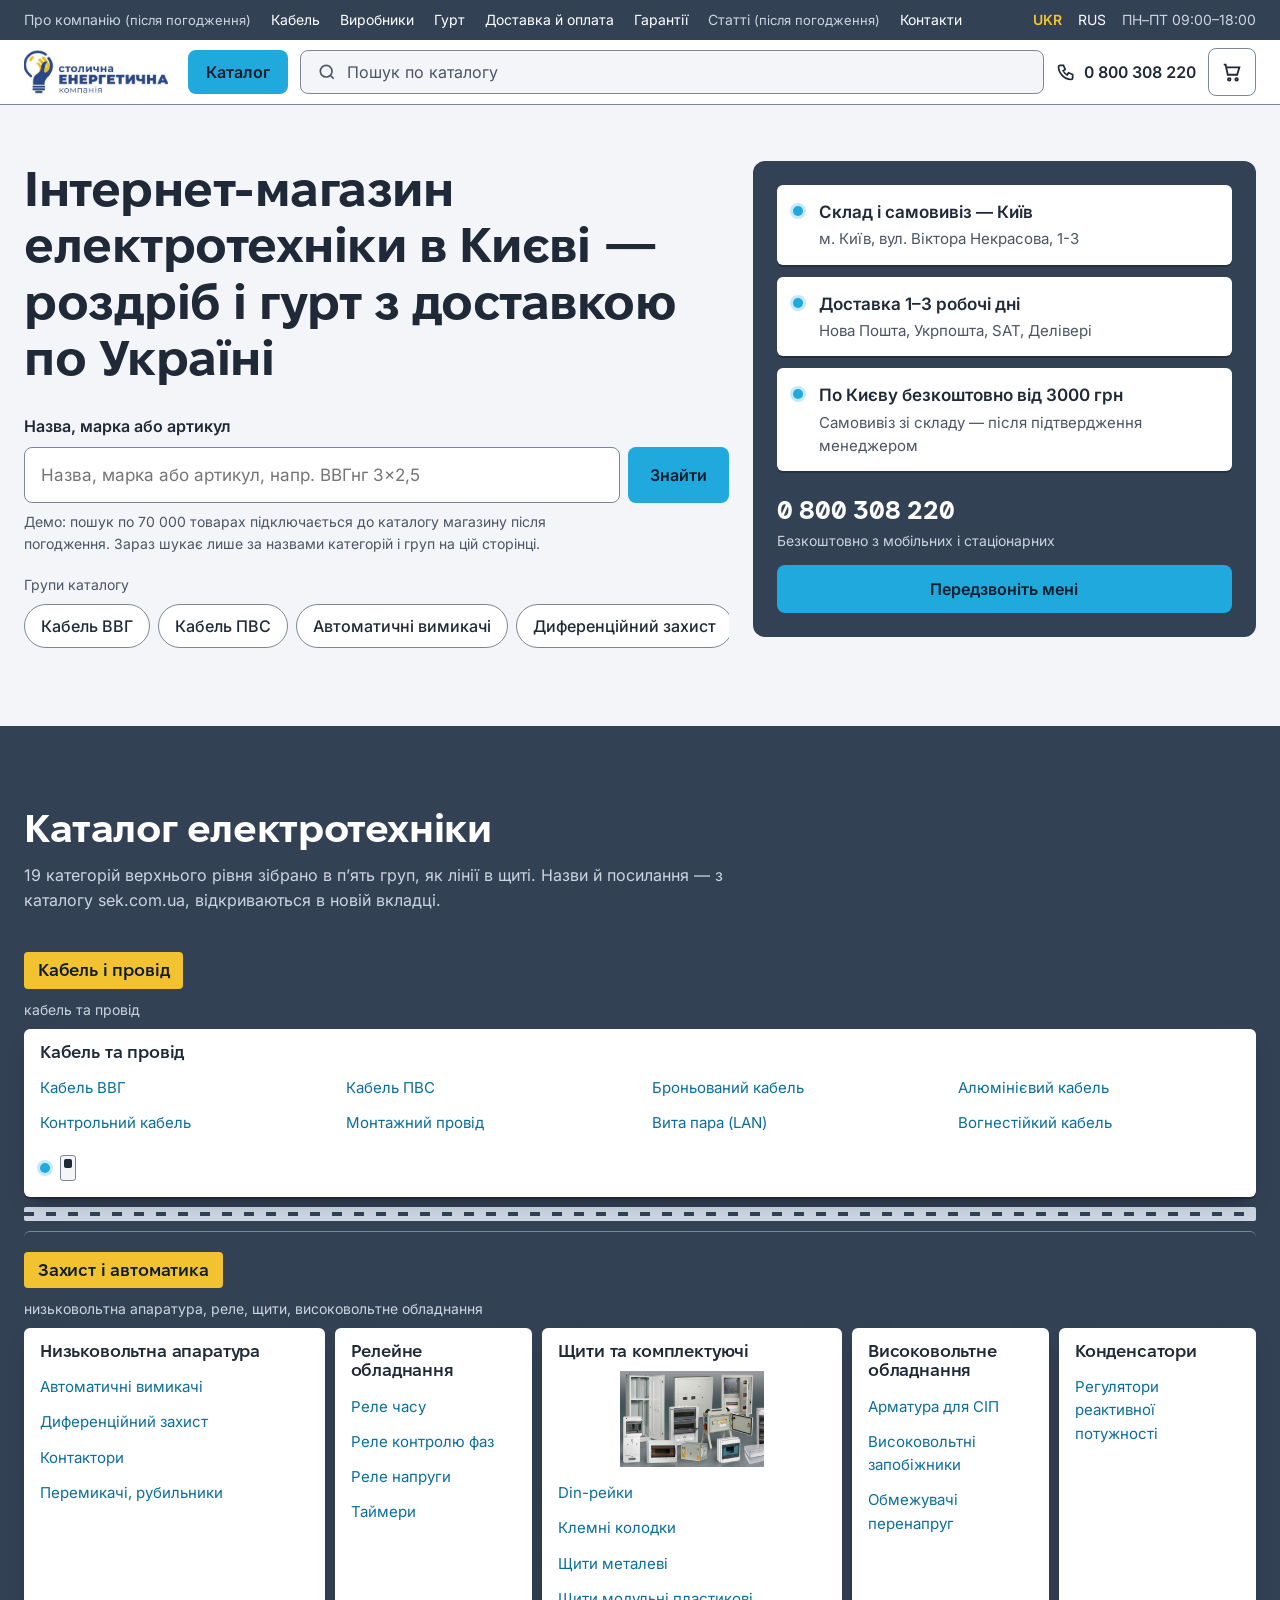
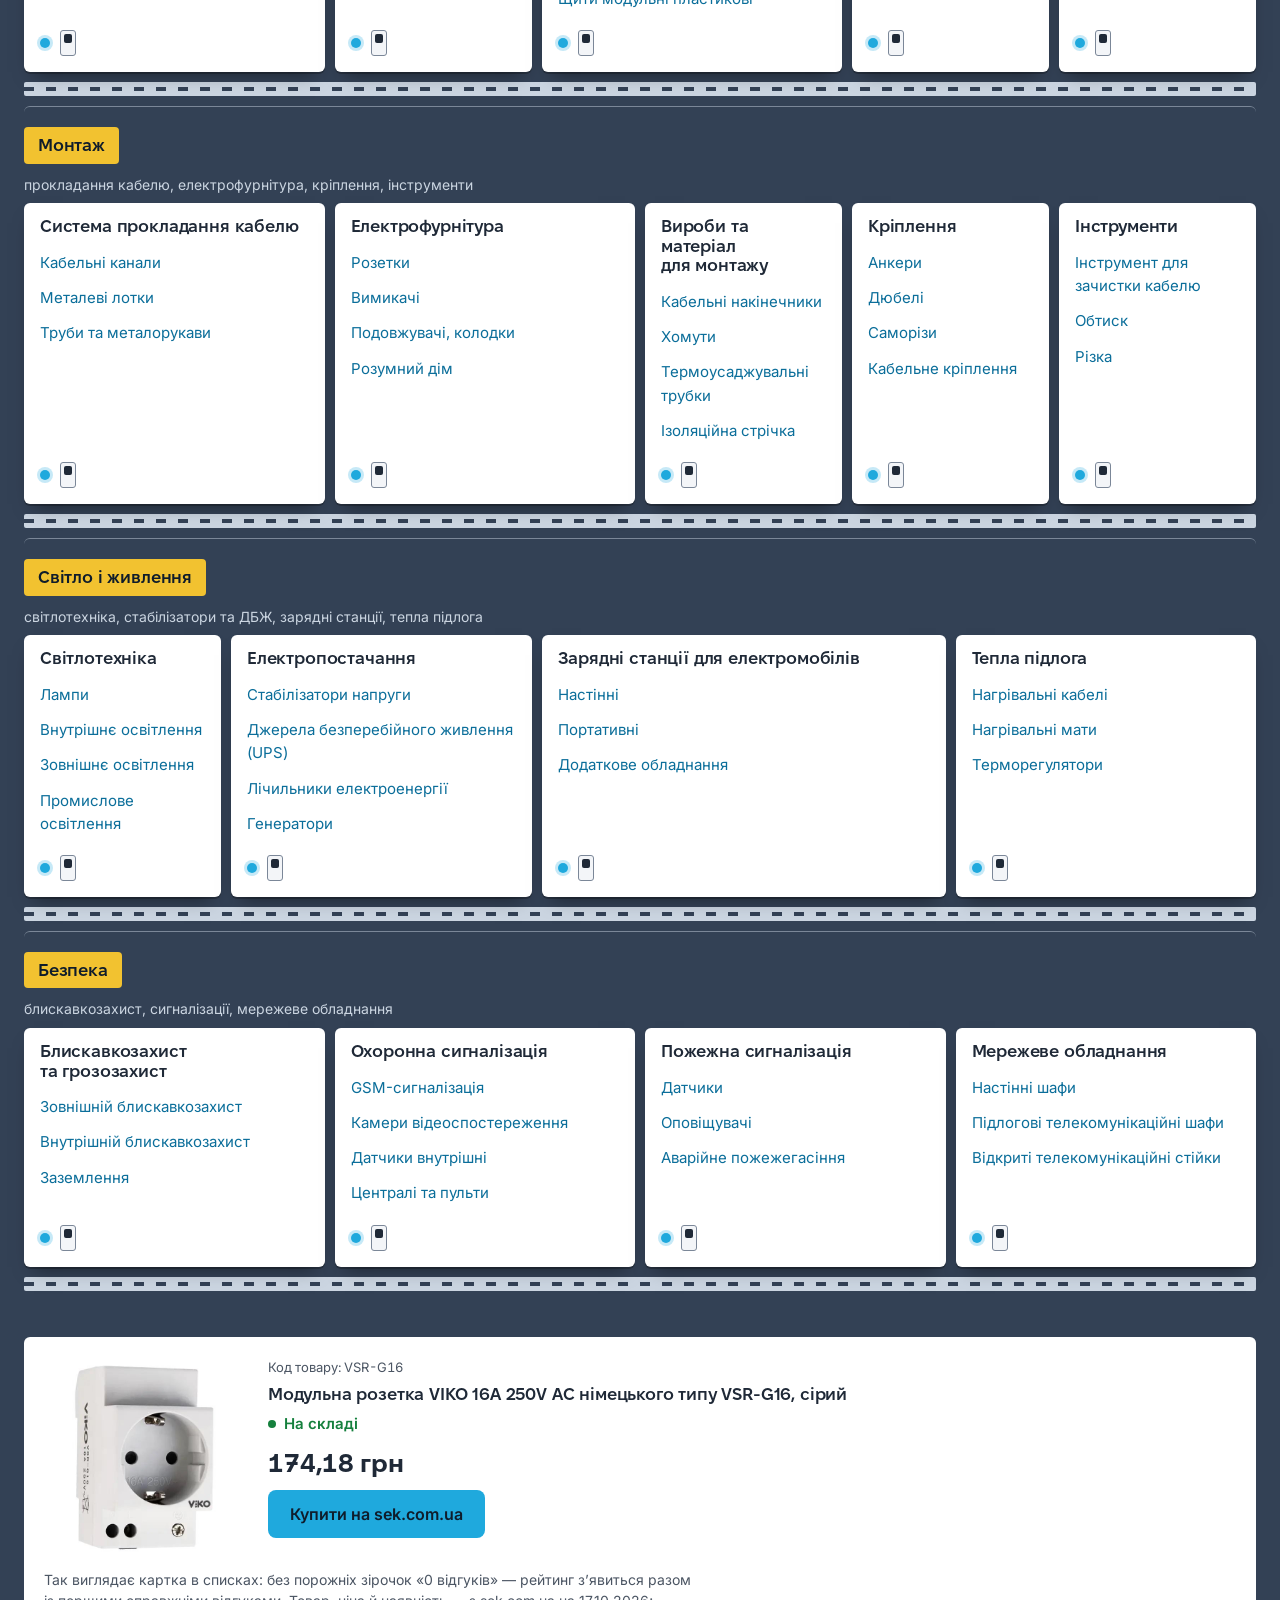
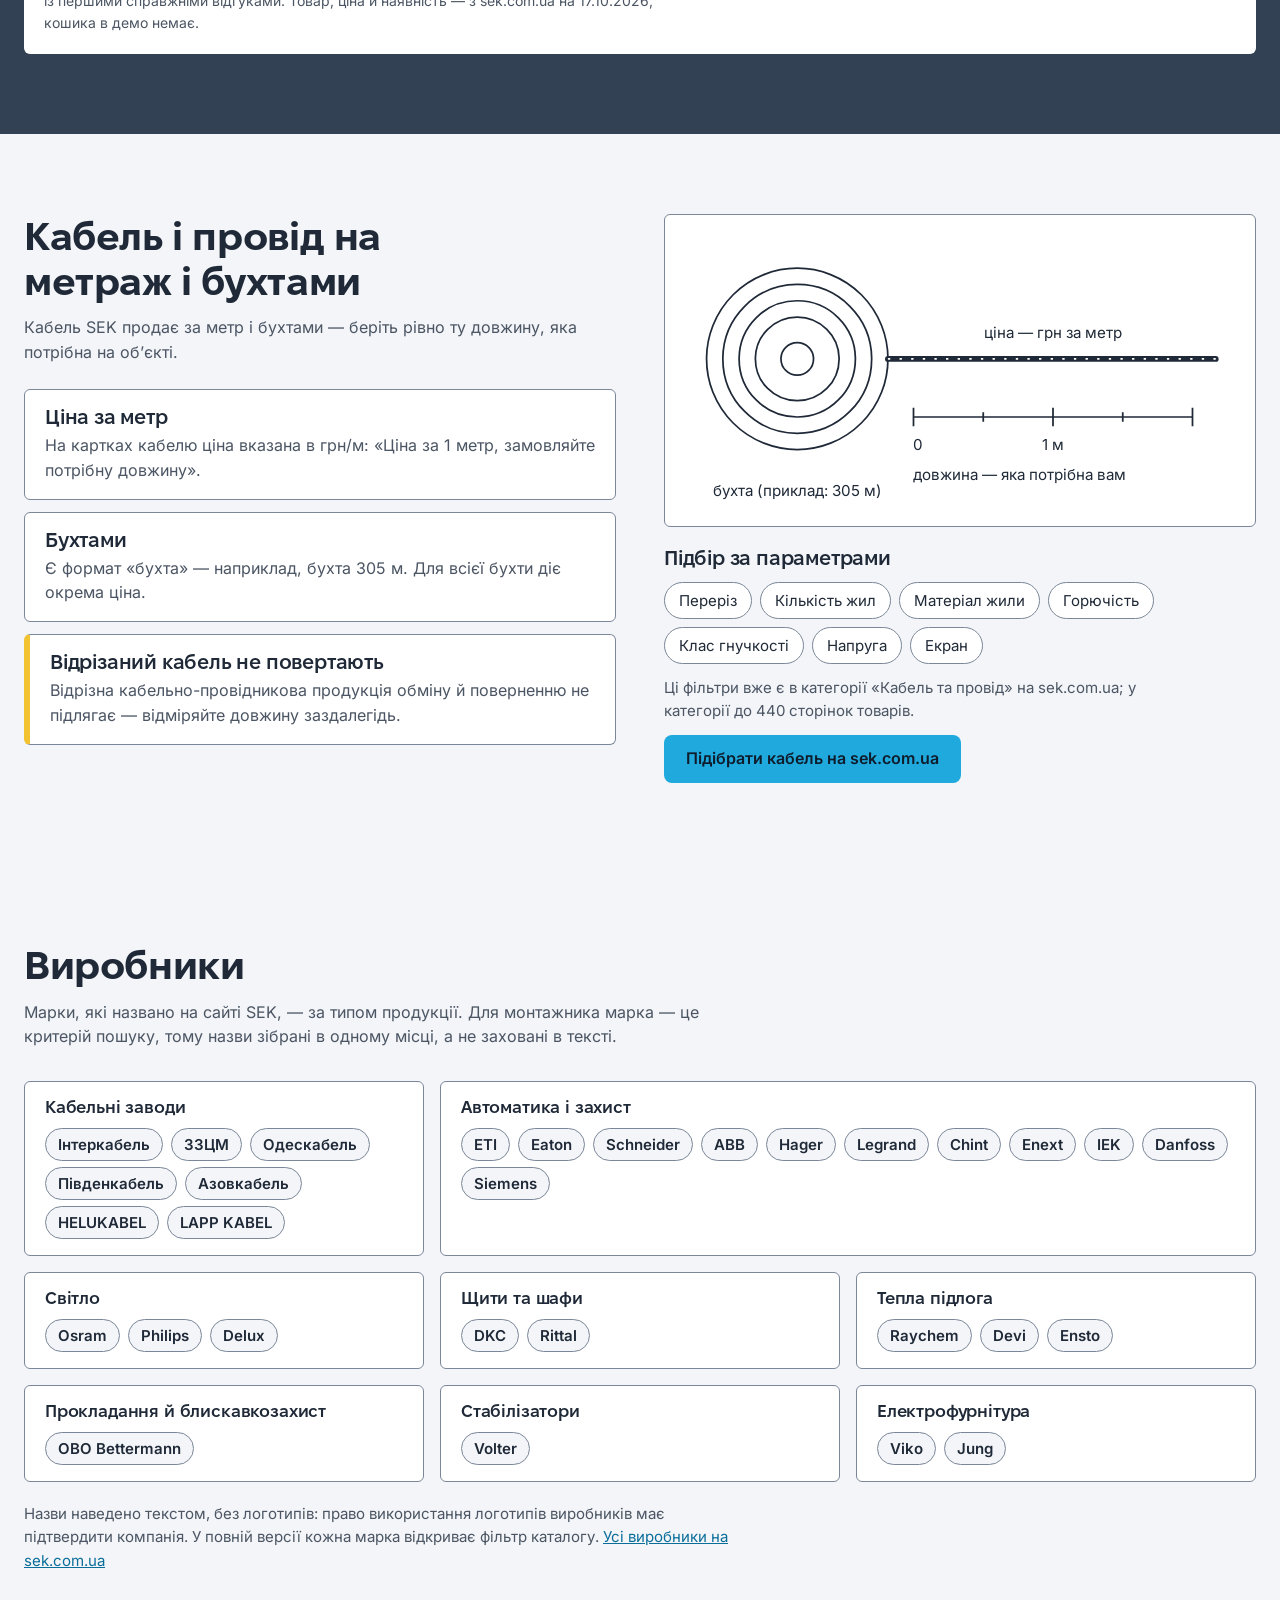
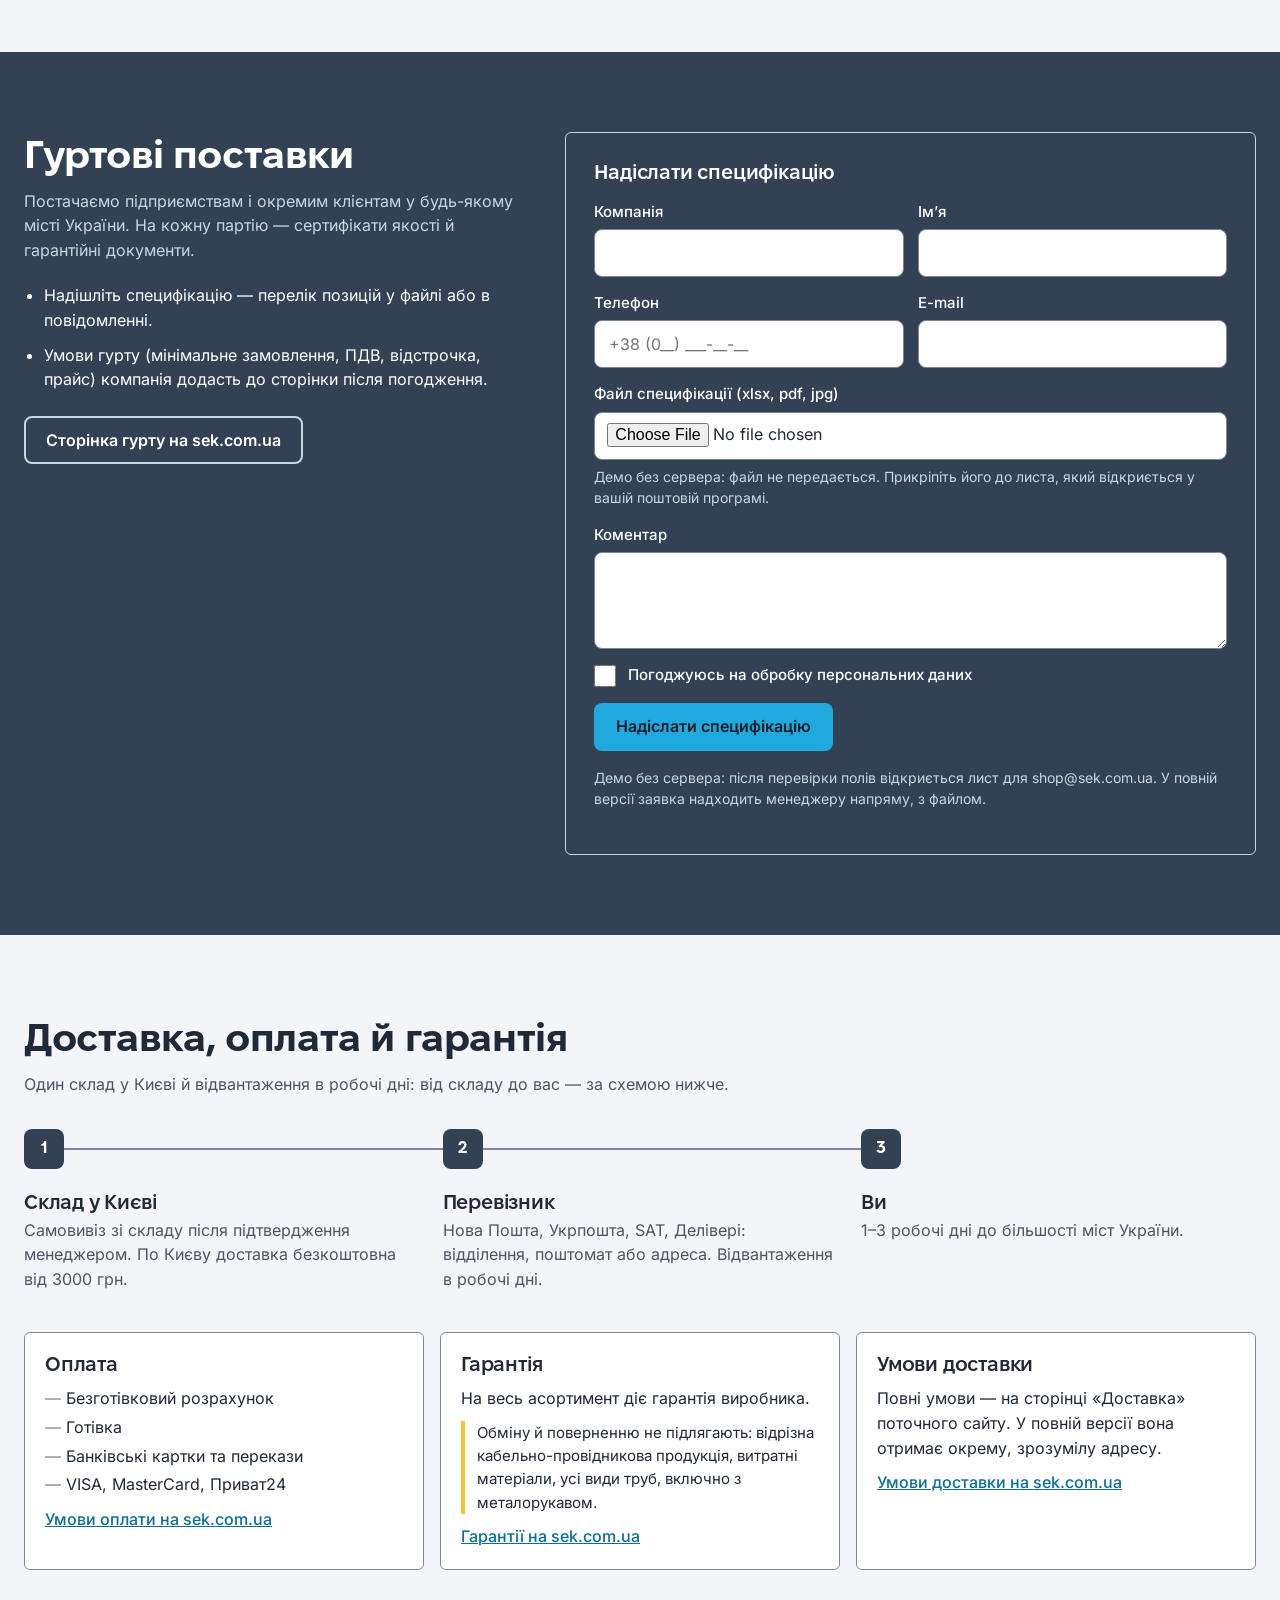
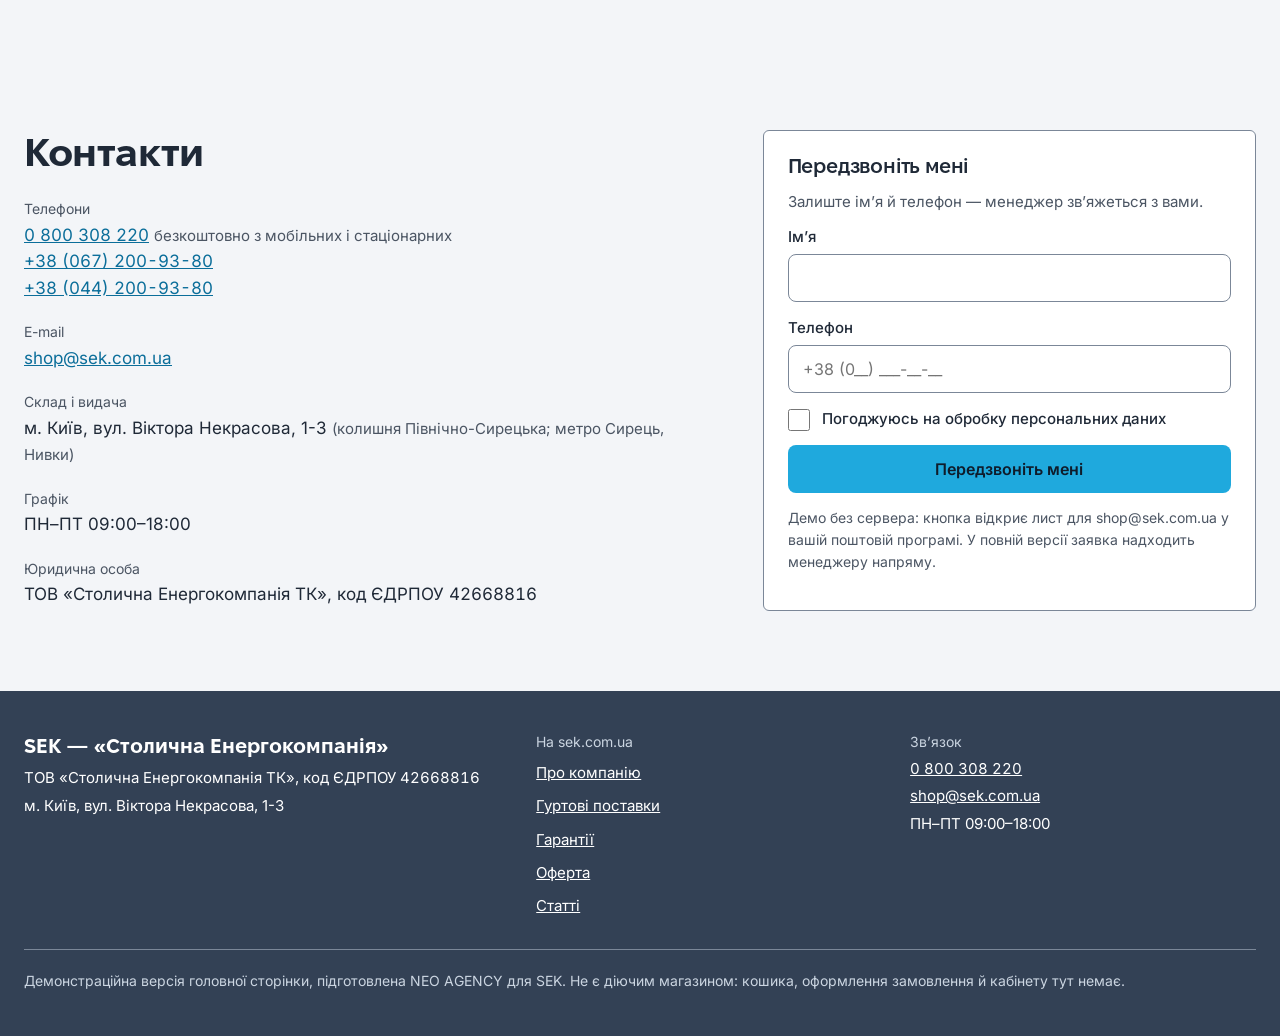
<file: sek/index.html>
<!DOCTYPE html><html lang="uk"> <head><meta charset="utf-8"><meta name="viewport" content="width=device-width, initial-scale=1"><title>Інтернет-магазин електротехніки в Києві — SEK | доставка по Україні</title><meta name="description" content="Кабель, автоматика, щитове обладнання, світлотехніка. Склад і самовивіз у Києві, доставка Новою Поштою, Укрпоштою, SAT, Делівері. Роздріб і гурт."><meta property="og:type" content="website"><meta property="og:locale" content="uk_UA"><meta property="og:title" content="Інтернет-магазин електротехніки в Києві — SEK | доставка по Україні"><meta property="og:description" content="Кабель, автоматика, щитове обладнання, світлотехніка. Склад і самовивіз у Києві, доставка Новою Поштою, Укрпоштою, SAT, Делівері. Роздріб і гурт."><meta property="og:image" content="https://sek.com.ua/image/catalog/logo/logo_2023.jpg"><meta name="robots" content="noindex"><link rel="preload" href="./_astro/FixelDisplay-Bold.Dju6qeKL.woff2" as="font" type="font/woff2" crossorigin><link rel="icon" href="data:,"><script type="application/ld+json">{"@context":"https://schema.org","@graph":[{"@type":"Organization","@id":"https://sek.com.ua/#org","name":"SEK — Столична Енергокомпанія","legalName":"ТОВ «Столична Енергокомпанія ТК»","taxID":"42668816","url":"https://sek.com.ua/","logo":"https://sek.com.ua/image/catalog/logo/logo_2023.jpg","email":"shop@sek.com.ua","telephone":["+380800308220","+380672009380","+380442009380"]},{"@type":"Store","@id":"https://sek.com.ua/#store","name":"SEK — інтернет-магазин електротехніки","parentOrganization":{"@id":"https://sek.com.ua/#org"},"url":"https://sek.com.ua/","image":"https://sek.com.ua/image/catalog/logo/logo_2023.jpg","telephone":"+380800308220","address":{"@type":"PostalAddress","streetAddress":"вул. Віктора Некрасова, 1-3","addressLocality":"Київ","addressCountry":"UA"},"openingHoursSpecification":{"@type":"OpeningHoursSpecification","dayOfWeek":["Monday","Tuesday","Wednesday","Thursday","Friday"],"opens":"09:00","closes":"18:00"}},{"@type":"WebSite","@id":"https://sek.com.ua/#website","url":"https://sek.com.ua/","name":"SEK","inLanguage":"uk"}]}</script><link rel="stylesheet" href="./_astro/index.zKEuQf9p.css"></head> <body> <a class="skip-link" href="#main">До змісту</a> <div class="topbar on-panel" data-astro-cid-3ef6ksr2> <div class="container topbar__in" data-astro-cid-3ef6ksr2> <nav aria-label="Розділи сайту" class="topnav" data-astro-cid-3ef6ksr2> <ul data-astro-cid-3ef6ksr2> <li data-astro-cid-3ef6ksr2> <span class="soon" title="Сторінка після погодження" data-astro-cid-3ef6ksr2>Про компанію <small data-astro-cid-3ef6ksr2>(після погодження)</small></span> </li><li data-astro-cid-3ef6ksr2> <a href="#cable" data-astro-cid-3ef6ksr2>Кабель</a> </li><li data-astro-cid-3ef6ksr2> <a href="#brands" data-astro-cid-3ef6ksr2>Виробники</a> </li><li data-astro-cid-3ef6ksr2> <a href="#wholesale" data-astro-cid-3ef6ksr2>Гурт</a> </li><li data-astro-cid-3ef6ksr2> <a href="#delivery" data-astro-cid-3ef6ksr2>Доставка й оплата</a> </li><li data-astro-cid-3ef6ksr2> <a href="#delivery-warranty" data-astro-cid-3ef6ksr2>Гарантії</a> </li><li data-astro-cid-3ef6ksr2> <span class="soon" title="Сторінка після погодження" data-astro-cid-3ef6ksr2>Статті <small data-astro-cid-3ef6ksr2>(після погодження)</small></span> </li><li data-astro-cid-3ef6ksr2> <a href="#contacts" data-astro-cid-3ef6ksr2>Контакти</a> </li> </ul> </nav> <p class="topbar__meta" data-astro-cid-3ef6ksr2> <span aria-label="Мова сайту" data-astro-cid-3ef6ksr2>UKR</span> <a href="https://sek.com.ua/ru" target="_blank" rel="noopener" hreflang="ru" lang="ru" data-astro-cid-3ef6ksr2>RUS</a> <span class="topbar__hours" data-astro-cid-3ef6ksr2>ПН–ПТ 09:00–18:00</span> </p> </div> </div> <header class="mainbar" data-astro-cid-3ef6ksr2> <div class="container mainbar__in" data-astro-cid-3ef6ksr2> <a class="brand" href="#main" aria-label="SEK — Столична Енергокомпанія, на початок сторінки" data-astro-cid-3ef6ksr2> <img src="img/logo.jpg" width="386" height="188" alt="SEK — столична ЕНЕРГЕТИЧНА компанія" data-astro-cid-3ef6ksr2> </a> <a class="btn btn--primary mainbar__catalog" href="#catalog" data-astro-cid-3ef6ksr2>Каталог</a> <a class="mainbar__search" href="#search" data-focus-search data-astro-cid-3ef6ksr2> <svg width="20" height="20" viewBox="0 0 24 24" fill="none" stroke="currentColor" stroke-width="2" aria-hidden="true" data-astro-cid-3ef6ksr2><circle cx="11" cy="11" r="7" data-astro-cid-3ef6ksr2></circle><path d="m20 20-3.5-3.5" data-astro-cid-3ef6ksr2></path></svg> <span data-astro-cid-3ef6ksr2>Пошук по каталогу</span> </a> <a class="mainbar__phone num" href="tel:0800308220" data-astro-cid-3ef6ksr2> <svg width="20" height="20" viewBox="0 0 24 24" fill="none" stroke="currentColor" stroke-width="2" aria-hidden="true" data-astro-cid-3ef6ksr2><path d="M5 4h4l2 5-2.5 1.5a11 11 0 0 0 5 5L15 13l5 2v4a2 2 0 0 1-2 2A16 16 0 0 1 3 6a2 2 0 0 1 2-2z" data-astro-cid-3ef6ksr2></path></svg> <span data-astro-cid-3ef6ksr2>0 800 308 220</span> </a> <button type="button" class="mainbar__cart" data-soon="Кошик працює після підключення магазину" data-astro-cid-3ef6ksr2> <svg width="22" height="22" viewBox="0 0 24 24" fill="none" stroke="currentColor" stroke-width="2" aria-hidden="true" data-astro-cid-3ef6ksr2><path d="M3 4h2l2.4 11h10.2L20 7H6.2" data-astro-cid-3ef6ksr2></path><circle cx="9" cy="20" r="1.4" data-astro-cid-3ef6ksr2></circle><circle cx="17" cy="20" r="1.4" data-astro-cid-3ef6ksr2></circle></svg> <span class="visually-hidden" data-astro-cid-3ef6ksr2>Кошик (працює після підключення магазину)</span> </button> <details class="menu" data-astro-cid-3ef6ksr2> <summary data-astro-cid-3ef6ksr2>Меню</summary> <nav aria-label="Розділи сайту (мобільне меню)" data-astro-cid-3ef6ksr2> <ul data-astro-cid-3ef6ksr2> <li data-astro-cid-3ef6ksr2><span class="soon" data-astro-cid-3ef6ksr2>Про компанію <small data-astro-cid-3ef6ksr2>(після погодження)</small></span></li><li data-astro-cid-3ef6ksr2><a href="#cable" data-astro-cid-3ef6ksr2>Кабель</a></li><li data-astro-cid-3ef6ksr2><a href="#brands" data-astro-cid-3ef6ksr2>Виробники</a></li><li data-astro-cid-3ef6ksr2><a href="#wholesale" data-astro-cid-3ef6ksr2>Гурт</a></li><li data-astro-cid-3ef6ksr2><a href="#delivery" data-astro-cid-3ef6ksr2>Доставка й оплата</a></li><li data-astro-cid-3ef6ksr2><a href="#delivery-warranty" data-astro-cid-3ef6ksr2>Гарантії</a></li><li data-astro-cid-3ef6ksr2><span class="soon" data-astro-cid-3ef6ksr2>Статті <small data-astro-cid-3ef6ksr2>(після погодження)</small></span></li><li data-astro-cid-3ef6ksr2><a href="#contacts" data-astro-cid-3ef6ksr2>Контакти</a></li> </ul> </nav> </details> </div> </header>  <main id="main">   <section id="hero" class="hero" data-rec="R-001" aria-labelledby="h1" data-astro-cid-bbe6dxrz> <div class="container hero__grid" data-astro-cid-bbe6dxrz> <div class="hero__main" data-astro-cid-bbe6dxrz> <h1 id="h1" data-rec="R-010,R-012" data-astro-cid-bbe6dxrz>Інтернет-магазин електротехніки в Києві — роздріб і гурт з доставкою по Україні</h1> <form class="search" role="search" id="search" data-search aria-label="Пошук по категоріях (демо)" data-astro-cid-bbe6dxrz> <label class="search__label" for="q" data-astro-cid-bbe6dxrz>Назва, марка або артикул</label> <div class="search__box" data-astro-cid-bbe6dxrz> <input id="q" name="q" type="search" autocomplete="off" placeholder="Назва, марка або артикул, напр. ВВГнг 3×2,5" role="combobox" aria-expanded="false" aria-controls="q-list" aria-autocomplete="list" aria-describedby="q-note q-status" data-astro-cid-bbe6dxrz> <button type="submit" class="btn btn--primary" data-astro-cid-bbe6dxrz>Знайти</button> <ul id="q-list" class="search__list" role="listbox" aria-label="Підказки з категорій" hidden data-astro-cid-bbe6dxrz></ul> </div> <p id="q-status" class="visually-hidden" role="status" aria-live="polite" data-astro-cid-bbe6dxrz></p> <p id="q-note" class="search__note" data-astro-cid-bbe6dxrz>Демо: пошук по 70 000 товарах підключається до каталогу магазину після погодження. Зараз шукає лише за назвами категорій і груп на цій сторінці.</p> </form> <p class="chips__title" id="chips-title" data-astro-cid-bbe6dxrz>Групи каталогу</p> <ul class="chips" aria-labelledby="chips-title" data-astro-cid-bbe6dxrz> <li data-astro-cid-bbe6dxrz><a href="#mod-kabel-i-provod" data-goto="mod-kabel-i-provod" data-astro-cid-bbe6dxrz>Кабель ВВГ</a></li><li data-astro-cid-bbe6dxrz><a href="#mod-kabel-i-provod" data-goto="mod-kabel-i-provod" data-astro-cid-bbe6dxrz>Кабель ПВС</a></li><li data-astro-cid-bbe6dxrz><a href="#mod-nizkovoltnaya-apparatura" data-goto="mod-nizkovoltnaya-apparatura" data-astro-cid-bbe6dxrz>Автоматичні вимикачі</a></li><li data-astro-cid-bbe6dxrz><a href="#mod-nizkovoltnaya-apparatura" data-goto="mod-nizkovoltnaya-apparatura" data-astro-cid-bbe6dxrz>Диференційний захист</a></li><li data-astro-cid-bbe6dxrz><a href="#mod-bytovaya-installyaciya" data-goto="mod-bytovaya-installyaciya" data-astro-cid-bbe6dxrz>Розетки</a></li> </ul> </div> <aside class="hero__panel panel on-panel" aria-label="Склад, доставка і зв’язок" data-astro-cid-bbe6dxrz> <ul class="facts" data-astro-cid-bbe6dxrz> <li class="fact" data-astro-cid-bbe6dxrz> <span class="fact__led" aria-hidden="true" data-astro-cid-bbe6dxrz></span> <div data-astro-cid-bbe6dxrz><p class="fact__t" data-astro-cid-bbe6dxrz>Склад і самовивіз — Київ</p><p data-astro-cid-bbe6dxrz>м. Київ, вул. Віктора Некрасова, 1-3</p></div> </li> <li class="fact" data-astro-cid-bbe6dxrz> <span class="fact__led" aria-hidden="true" data-astro-cid-bbe6dxrz></span> <div data-astro-cid-bbe6dxrz><p class="fact__t" data-astro-cid-bbe6dxrz>Доставка 1–3 робочі дні</p><p data-astro-cid-bbe6dxrz>Нова Пошта, Укрпошта, SAT, Делівері</p></div> </li> <li class="fact" data-astro-cid-bbe6dxrz> <span class="fact__led" aria-hidden="true" data-astro-cid-bbe6dxrz></span> <div data-astro-cid-bbe6dxrz><p class="fact__t" data-astro-cid-bbe6dxrz>По Києву безкоштовно від 3000 грн</p><p data-astro-cid-bbe6dxrz>Самовивіз зі складу — після підтвердження менеджером</p></div> </li> </ul> <div class="hero__call" data-astro-cid-bbe6dxrz> <a class="hero__phone num" href="tel:0800308220" data-astro-cid-bbe6dxrz>0 800 308 220</a> <p class="hero__phone-note" data-astro-cid-bbe6dxrz>Безкоштовно з мобільних і стаціонарних</p> <details class="cbd" data-astro-cid-bbe6dxrz> <summary class="btn btn--primary" data-rec="R-008" data-astro-cid-bbe6dxrz>Передзвоніть мені</summary> <div class="cbd__body" data-astro-cid-bbe6dxrz><form class="cb" data-mailto="shop@sek.com.ua" data-subject="Передзвоніть мені (демо-форма)" data-rec="R-013" novalidate data-astro-cid-wbizvyaq> <div class="field" data-astro-cid-wbizvyaq> <label for="hero-name" data-astro-cid-wbizvyaq>Ім’я</label> <input id="hero-name" name="name" type="text" autocomplete="name" required aria-describedby="hero-name-err" data-astro-cid-wbizvyaq> <p class="error" id="hero-name-err" hidden data-astro-cid-wbizvyaq></p> </div> <div class="field" data-astro-cid-wbizvyaq> <label for="hero-phone" data-astro-cid-wbizvyaq>Телефон</label> <input id="hero-phone" name="phone" type="tel" inputmode="tel" autocomplete="tel" placeholder="+38 (0__) ___-__-__" required aria-describedby="hero-phone-err" data-astro-cid-wbizvyaq> <p class="error" id="hero-phone-err" hidden data-astro-cid-wbizvyaq></p> </div> <div class="field" data-astro-cid-wbizvyaq> <label class="consent" data-astro-cid-wbizvyaq> <input type="checkbox" name="consent" required aria-describedby="hero-consent-err" data-astro-cid-wbizvyaq> <span data-astro-cid-wbizvyaq>Погоджуюсь на обробку персональних даних</span> </label> <p class="error" id="hero-consent-err" hidden data-astro-cid-wbizvyaq></p> </div> <button type="submit" class="btn btn--primary" data-astro-cid-wbizvyaq>Передзвоніть мені</button> <p class="form-note" data-astro-cid-wbizvyaq>Демо без сервера: кнопка відкриє лист для shop@sek.com.ua у вашій поштовій програмі. У повній версії заявка надходить менеджеру напряму.</p> <p class="form-status" role="status" data-status data-astro-cid-wbizvyaq></p> </form> </div> </details> </div> </aside> </div> </section>  <section id="catalog" class="catalog panel on-panel" data-rec="R-002" data-catalog aria-labelledby="catalog-h" data-astro-cid-2yje6b7u> <div class="container" data-astro-cid-2yje6b7u> <div class="section__head" data-astro-cid-2yje6b7u> <h2 id="catalog-h" data-astro-cid-2yje6b7u>Каталог електротехніки</h2> <p class="section__lead" data-astro-cid-2yje6b7u>19 категорій верхнього рівня зібрано в п’ять груп, як лінії в щиті. Назви й посилання — з каталогу sek.com.ua, відкриваються в новій вкладці.</p> </div> <div class="shield" data-astro-cid-2yje6b7u> <details class="rail" id="rail-cable" open data-open-default data-astro-cid-2yje6b7u> <summary class="rail__sum" data-astro-cid-2yje6b7u> <h3 class="tag" data-astro-cid-2yje6b7u>Кабель і провід</h3> <span class="rail__blurb" data-astro-cid-2yje6b7u>кабель та провід</span> <span class="rail__chev" aria-hidden="true" data-astro-cid-2yje6b7u></span> </summary> <div class="rail__body" data-astro-cid-2yje6b7u> <div class="din" aria-hidden="true" data-astro-cid-2yje6b7u></div> <ul class="mods" data-astro-cid-2yje6b7u> <li class="mod mod--wide" id="mod-kabel-i-provod" style="--steps:12;--i:0" data-astro-cid-2yje6b7u> <div class="mod__top" data-astro-cid-2yje6b7u> <h4 class="mod__name" data-astro-cid-2yje6b7u><a href="https://sek.com.ua/kabel-i-provod" target="_blank" rel="noopener" data-astro-cid-2yje6b7u>Кабель та провід</a></h4> </div>  <ul class="subs" data-astro-cid-2yje6b7u> <li data-astro-cid-2yje6b7u><a href="https://sek.com.ua/kabel-i-provod/mednyy-silovoy-kabel" target="_blank" rel="noopener" data-astro-cid-2yje6b7u>Кабель ВВГ</a></li><li data-astro-cid-2yje6b7u><a href="https://sek.com.ua/kabel-i-provod/pvs" target="_blank" rel="noopener" data-astro-cid-2yje6b7u>Кабель ПВС</a></li><li data-astro-cid-2yje6b7u><a href="https://sek.com.ua/kabel-i-provod/bronekabel-vbbshv" target="_blank" rel="noopener" data-astro-cid-2yje6b7u>Броньований кабель</a></li><li data-astro-cid-2yje6b7u><a href="https://sek.com.ua/kabel-i-provod/alyuminievyy-silovoy-kabel" target="_blank" rel="noopener" data-astro-cid-2yje6b7u>Алюмінієвий кабель</a></li><li data-astro-cid-2yje6b7u><a href="https://sek.com.ua/kabel-i-provod/kontrolnyy-kabel" target="_blank" rel="noopener" data-astro-cid-2yje6b7u>Контрольний кабель</a></li><li data-astro-cid-2yje6b7u><a href="https://sek.com.ua/kabel-i-provod/montazhnyy-provod" target="_blank" rel="noopener" data-astro-cid-2yje6b7u>Монтажний провід</a></li><li data-astro-cid-2yje6b7u><a href="https://sek.com.ua/kabel-i-provod/lan-kabel-vitaya-para-i-provoda-dlya-signalizaciy" target="_blank" rel="noopener" data-astro-cid-2yje6b7u>Вита пара (LAN)</a></li><li data-astro-cid-2yje6b7u><a href="https://sek.com.ua/kabel-i-provod/ognestoykiy-kabel" target="_blank" rel="noopener" data-astro-cid-2yje6b7u>Вогнестійкий кабель</a></li> </ul> <span class="sw" aria-hidden="true" data-astro-cid-2yje6b7u><span class="led" data-astro-cid-2yje6b7u></span><span class="lever" data-astro-cid-2yje6b7u></span></span> </li> </ul> </div> </details><details class="rail" id="rail-protect" open data-astro-cid-2yje6b7u> <summary class="rail__sum" data-astro-cid-2yje6b7u> <h3 class="tag" data-astro-cid-2yje6b7u>Захист і автоматика</h3> <span class="rail__blurb" data-astro-cid-2yje6b7u>низьковольтна апаратура, реле, щити, високовольтне обладнання</span> <span class="rail__chev" aria-hidden="true" data-astro-cid-2yje6b7u></span> </summary> <div class="rail__body" data-astro-cid-2yje6b7u> <div class="din" aria-hidden="true" data-astro-cid-2yje6b7u></div> <ul class="mods" data-astro-cid-2yje6b7u> <li class="mod" id="mod-nizkovoltnaya-apparatura" style="--steps:3;--i:1" data-astro-cid-2yje6b7u> <div class="mod__top" data-astro-cid-2yje6b7u> <h4 class="mod__name" data-astro-cid-2yje6b7u><a href="https://sek.com.ua/nizkovoltnaya-apparatura" target="_blank" rel="noopener" data-astro-cid-2yje6b7u>Низьковольтна апаратура</a></h4> </div>  <ul class="subs" data-astro-cid-2yje6b7u> <li data-astro-cid-2yje6b7u><a href="https://sek.com.ua/nizkovoltnaya-apparatura/avtomaticheskie-vyklyuchateli" target="_blank" rel="noopener" data-astro-cid-2yje6b7u>Автоматичні вимикачі</a></li><li data-astro-cid-2yje6b7u><a href="https://sek.com.ua/nizkovoltnaya-apparatura/differencialnaya-zashchita" target="_blank" rel="noopener" data-astro-cid-2yje6b7u>Диференційний захист</a></li><li data-astro-cid-2yje6b7u><a href="https://sek.com.ua/nizkovoltnaya-apparatura/kontaktory" target="_blank" rel="noopener" data-astro-cid-2yje6b7u>Контактори</a></li><li data-astro-cid-2yje6b7u><a href="https://sek.com.ua/nizkovoltnaya-apparatura/pereklyuchateli-rubilniki" target="_blank" rel="noopener" data-astro-cid-2yje6b7u>Перемикачі, рубильники</a></li> </ul> <span class="sw" aria-hidden="true" data-astro-cid-2yje6b7u><span class="led" data-astro-cid-2yje6b7u></span><span class="lever" data-astro-cid-2yje6b7u></span></span> </li><li class="mod" id="mod-releynoe-oborudovanie" style="--steps:2;--i:2" data-astro-cid-2yje6b7u> <div class="mod__top" data-astro-cid-2yje6b7u> <h4 class="mod__name" data-astro-cid-2yje6b7u><a href="https://sek.com.ua/releynoe-oborudovanie" target="_blank" rel="noopener" data-astro-cid-2yje6b7u>Релейне обладнання</a></h4> </div>  <ul class="subs" data-astro-cid-2yje6b7u> <li data-astro-cid-2yje6b7u><a href="https://sek.com.ua/releynoe-oborudovanie/rele-vremeni" target="_blank" rel="noopener" data-astro-cid-2yje6b7u>Реле часу</a></li><li data-astro-cid-2yje6b7u><a href="https://sek.com.ua/releynoe-oborudovanie/rele-kontrolya-faz" target="_blank" rel="noopener" data-astro-cid-2yje6b7u>Реле контролю фаз</a></li><li data-astro-cid-2yje6b7u><a href="https://sek.com.ua/releynoe-oborudovanie/rele-napryazheniya-odnofaznye" target="_blank" rel="noopener" data-astro-cid-2yje6b7u>Реле напруги</a></li><li data-astro-cid-2yje6b7u><a href="https://sek.com.ua/releynoe-oborudovanie/taymery" target="_blank" rel="noopener" data-astro-cid-2yje6b7u>Таймери</a></li> </ul> <span class="sw" aria-hidden="true" data-astro-cid-2yje6b7u><span class="led" data-astro-cid-2yje6b7u></span><span class="lever" data-astro-cid-2yje6b7u></span></span> </li><li class="mod" id="mod-shchity-i-komplektuyushchie" style="--steps:3;--i:3" data-astro-cid-2yje6b7u> <div class="mod__top" data-astro-cid-2yje6b7u> <h4 class="mod__name" data-astro-cid-2yje6b7u><a href="https://sek.com.ua/shchity-i-komplektuyushchie" target="_blank" rel="noopener" data-astro-cid-2yje6b7u>Щити та комплектуючі</a></h4> </div> <img class="mod__img" src="img/panels.jpg" width="1024" height="683" alt="Щитове обладнання з каталогу SEK" loading="lazy" decoding="async" data-astro-cid-2yje6b7u> <ul class="subs" data-astro-cid-2yje6b7u> <li data-astro-cid-2yje6b7u><a href="https://sek.com.ua/shchity-i-komplektuyushchie/din-rejki" target="_blank" rel="noopener" data-astro-cid-2yje6b7u>Din-рейки</a></li><li data-astro-cid-2yje6b7u><a href="https://sek.com.ua/shchity-i-komplektuyushchie/klemmnye-kolodki" target="_blank" rel="noopener" data-astro-cid-2yje6b7u>Клемні колодки</a></li><li data-astro-cid-2yje6b7u><a href="https://sek.com.ua/shchity-i-komplektuyushchie/shchity-metallicheskie" target="_blank" rel="noopener" data-astro-cid-2yje6b7u>Щити металеві</a></li><li data-astro-cid-2yje6b7u><a href="https://sek.com.ua/shchity-i-komplektuyushchie/shchity-modulnye-plastikovye" target="_blank" rel="noopener" data-astro-cid-2yje6b7u>Щити модульні пластикові</a></li> </ul> <span class="sw" aria-hidden="true" data-astro-cid-2yje6b7u><span class="led" data-astro-cid-2yje6b7u></span><span class="lever" data-astro-cid-2yje6b7u></span></span> </li><li class="mod" id="mod-vysokovoltnoe-oborudovanie" style="--steps:2;--i:4" data-astro-cid-2yje6b7u> <div class="mod__top" data-astro-cid-2yje6b7u> <h4 class="mod__name" data-astro-cid-2yje6b7u><a href="https://sek.com.ua/vysokovoltnoe-oborudovanie" target="_blank" rel="noopener" data-astro-cid-2yje6b7u>Високовольтне обладнання</a></h4> </div>  <ul class="subs" data-astro-cid-2yje6b7u> <li data-astro-cid-2yje6b7u><a href="https://sek.com.ua/vysokovoltnoe-oborudovanie/armatura-dlya-sip" target="_blank" rel="noopener" data-astro-cid-2yje6b7u>Арматура для СІП</a></li><li data-astro-cid-2yje6b7u><a href="https://sek.com.ua/vysokovoltnoe-oborudovanie/vyisokovoltnyie-predohraniteli" target="_blank" rel="noopener" data-astro-cid-2yje6b7u>Високовольтні запобіжники</a></li><li data-astro-cid-2yje6b7u><a href="https://sek.com.ua/vysokovoltnoe-oborudovanie/overvoltage-limiters" target="_blank" rel="noopener" data-astro-cid-2yje6b7u>Обмежувачі перенапруг</a></li> </ul> <span class="sw" aria-hidden="true" data-astro-cid-2yje6b7u><span class="led" data-astro-cid-2yje6b7u></span><span class="lever" data-astro-cid-2yje6b7u></span></span> </li><li class="mod" id="mod-kondensatoryi" style="--steps:2;--i:5" data-astro-cid-2yje6b7u> <div class="mod__top" data-astro-cid-2yje6b7u> <h4 class="mod__name" data-astro-cid-2yje6b7u><a href="https://sek.com.ua/kondensatoryi" target="_blank" rel="noopener" data-astro-cid-2yje6b7u>Конденсатори</a></h4> </div>  <ul class="subs" data-astro-cid-2yje6b7u> <li data-astro-cid-2yje6b7u><a href="https://sek.com.ua/kondensatoryi/regulyatoryi-reaktivnoy-moschnosti" target="_blank" rel="noopener" data-astro-cid-2yje6b7u>Регулятори реактивної потужності</a></li> </ul> <span class="sw" aria-hidden="true" data-astro-cid-2yje6b7u><span class="led" data-astro-cid-2yje6b7u></span><span class="lever" data-astro-cid-2yje6b7u></span></span> </li> </ul> </div> </details><details class="rail" id="rail-mount" open data-astro-cid-2yje6b7u> <summary class="rail__sum" data-astro-cid-2yje6b7u> <h3 class="tag" data-astro-cid-2yje6b7u>Монтаж</h3> <span class="rail__blurb" data-astro-cid-2yje6b7u>прокладання кабелю, електрофурнітура, кріплення, інструменти</span> <span class="rail__chev" aria-hidden="true" data-astro-cid-2yje6b7u></span> </summary> <div class="rail__body" data-astro-cid-2yje6b7u> <div class="din" aria-hidden="true" data-astro-cid-2yje6b7u></div> <ul class="mods" data-astro-cid-2yje6b7u> <li class="mod" id="mod-sistema-prokladki-kabelya" style="--steps:3;--i:6" data-astro-cid-2yje6b7u> <div class="mod__top" data-astro-cid-2yje6b7u> <h4 class="mod__name" data-astro-cid-2yje6b7u><a href="https://sek.com.ua/sistema-prokladki-kabelya" target="_blank" rel="noopener" data-astro-cid-2yje6b7u>Система прокладання кабелю</a></h4> </div>  <ul class="subs" data-astro-cid-2yje6b7u> <li data-astro-cid-2yje6b7u><a href="https://sek.com.ua/sistema-prokladki-kabelya/kabelnye-kanaly" target="_blank" rel="noopener" data-astro-cid-2yje6b7u>Кабельні канали</a></li><li data-astro-cid-2yje6b7u><a href="https://sek.com.ua/sistema-prokladki-kabelya/metallicheskie-lotki" target="_blank" rel="noopener" data-astro-cid-2yje6b7u>Металеві лотки</a></li><li data-astro-cid-2yje6b7u><a href="https://sek.com.ua/sistema-prokladki-kabelya/truby-i-metallorukav" target="_blank" rel="noopener" data-astro-cid-2yje6b7u>Труби та металорукави</a></li> </ul> <span class="sw" aria-hidden="true" data-astro-cid-2yje6b7u><span class="led" data-astro-cid-2yje6b7u></span><span class="lever" data-astro-cid-2yje6b7u></span></span> </li><li class="mod" id="mod-bytovaya-installyaciya" style="--steps:3;--i:7" data-astro-cid-2yje6b7u> <div class="mod__top" data-astro-cid-2yje6b7u> <h4 class="mod__name" data-astro-cid-2yje6b7u><a href="https://sek.com.ua/bytovaya-installyaciya" target="_blank" rel="noopener" data-astro-cid-2yje6b7u>Електрофурнітура</a></h4> </div>  <ul class="subs" data-astro-cid-2yje6b7u> <li data-astro-cid-2yje6b7u><a href="https://sek.com.ua/bytovaya-installyaciya/rozetki" target="_blank" rel="noopener" data-astro-cid-2yje6b7u>Розетки</a></li><li data-astro-cid-2yje6b7u><a href="https://sek.com.ua/bytovaya-installyaciya/vyklyuchateli" target="_blank" rel="noopener" data-astro-cid-2yje6b7u>Вимикачі</a></li><li data-astro-cid-2yje6b7u><a href="https://sek.com.ua/bytovaya-installyaciya/udliniteli-kolodki" target="_blank" rel="noopener" data-astro-cid-2yje6b7u>Подовжувачі, колодки</a></li><li data-astro-cid-2yje6b7u><a href="https://sek.com.ua/bytovaya-installyaciya/umnyy-dom" target="_blank" rel="noopener" data-astro-cid-2yje6b7u>Розумний дім</a></li> </ul> <span class="sw" aria-hidden="true" data-astro-cid-2yje6b7u><span class="led" data-astro-cid-2yje6b7u></span><span class="lever" data-astro-cid-2yje6b7u></span></span> </li><li class="mod" id="mod-izdeliya-i-material-dlya-montazha" style="--steps:2;--i:8" data-astro-cid-2yje6b7u> <div class="mod__top" data-astro-cid-2yje6b7u> <h4 class="mod__name" data-astro-cid-2yje6b7u><a href="https://sek.com.ua/izdeliya-i-material-dlya-montazha" target="_blank" rel="noopener" data-astro-cid-2yje6b7u>Вироби та матеріал для монтажу</a></h4> </div>  <ul class="subs" data-astro-cid-2yje6b7u> <li data-astro-cid-2yje6b7u><a href="https://sek.com.ua/izdeliya-i-material-dlya-montazha/kabelnye-nakonechniki" target="_blank" rel="noopener" data-astro-cid-2yje6b7u>Кабельні накінечники</a></li><li data-astro-cid-2yje6b7u><a href="https://sek.com.ua/izdeliya-i-material-dlya-montazha/homuty" target="_blank" rel="noopener" data-astro-cid-2yje6b7u>Хомути</a></li><li data-astro-cid-2yje6b7u><a href="https://sek.com.ua/izdeliya-i-material-dlya-montazha/termousazhivaemaya-trubka" target="_blank" rel="noopener" data-astro-cid-2yje6b7u>Термоусаджувальні трубки</a></li><li data-astro-cid-2yje6b7u><a href="https://sek.com.ua/izdeliya-i-material-dlya-montazha/izolyatsionnaya-lenta" target="_blank" rel="noopener" data-astro-cid-2yje6b7u>Ізоляційна стрічка</a></li> </ul> <span class="sw" aria-hidden="true" data-astro-cid-2yje6b7u><span class="led" data-astro-cid-2yje6b7u></span><span class="lever" data-astro-cid-2yje6b7u></span></span> </li><li class="mod" id="mod-krepezh" style="--steps:2;--i:9" data-astro-cid-2yje6b7u> <div class="mod__top" data-astro-cid-2yje6b7u> <h4 class="mod__name" data-astro-cid-2yje6b7u><a href="https://sek.com.ua/krepezh" target="_blank" rel="noopener" data-astro-cid-2yje6b7u>Кріплення</a></h4> </div>  <ul class="subs" data-astro-cid-2yje6b7u> <li data-astro-cid-2yje6b7u><a href="https://sek.com.ua/krepezh/ankery" target="_blank" rel="noopener" data-astro-cid-2yje6b7u>Анкери</a></li><li data-astro-cid-2yje6b7u><a href="https://sek.com.ua/krepezh/dyubeli" target="_blank" rel="noopener" data-astro-cid-2yje6b7u>Дюбелі</a></li><li data-astro-cid-2yje6b7u><a href="https://sek.com.ua/krepezh/samorezy" target="_blank" rel="noopener" data-astro-cid-2yje6b7u>Саморізи</a></li><li data-astro-cid-2yje6b7u><a href="https://sek.com.ua/krepezh/kabelnyy-krepezh" target="_blank" rel="noopener" data-astro-cid-2yje6b7u>Кабельне кріплення</a></li> </ul> <span class="sw" aria-hidden="true" data-astro-cid-2yje6b7u><span class="led" data-astro-cid-2yje6b7u></span><span class="lever" data-astro-cid-2yje6b7u></span></span> </li><li class="mod" id="mod-instrumenty" style="--steps:2;--i:10" data-astro-cid-2yje6b7u> <div class="mod__top" data-astro-cid-2yje6b7u> <h4 class="mod__name" data-astro-cid-2yje6b7u><a href="https://sek.com.ua/instrumenty" target="_blank" rel="noopener" data-astro-cid-2yje6b7u>Інструменти</a></h4> </div>  <ul class="subs" data-astro-cid-2yje6b7u> <li data-astro-cid-2yje6b7u><a href="https://sek.com.ua/instrumenty/instrument-dlya-zachistki" target="_blank" rel="noopener" data-astro-cid-2yje6b7u>Інструмент для зачистки кабелю</a></li><li data-astro-cid-2yje6b7u><a href="https://sek.com.ua/instrumenty/obzhimka" target="_blank" rel="noopener" data-astro-cid-2yje6b7u>Обтиск</a></li><li data-astro-cid-2yje6b7u><a href="https://sek.com.ua/instrumenty/rezka" target="_blank" rel="noopener" data-astro-cid-2yje6b7u>Різка</a></li> </ul> <span class="sw" aria-hidden="true" data-astro-cid-2yje6b7u><span class="led" data-astro-cid-2yje6b7u></span><span class="lever" data-astro-cid-2yje6b7u></span></span> </li> </ul> </div> </details><details class="rail" id="rail-power" open data-astro-cid-2yje6b7u> <summary class="rail__sum" data-astro-cid-2yje6b7u> <h3 class="tag" data-astro-cid-2yje6b7u>Світло і живлення</h3> <span class="rail__blurb" data-astro-cid-2yje6b7u>світлотехніка, стабілізатори та ДБЖ, зарядні станції, тепла підлога</span> <span class="rail__chev" aria-hidden="true" data-astro-cid-2yje6b7u></span> </summary> <div class="rail__body" data-astro-cid-2yje6b7u> <div class="din" aria-hidden="true" data-astro-cid-2yje6b7u></div> <ul class="mods" data-astro-cid-2yje6b7u> <li class="mod" id="mod-svetotehnika" style="--steps:2;--i:11" data-astro-cid-2yje6b7u> <div class="mod__top" data-astro-cid-2yje6b7u> <h4 class="mod__name" data-astro-cid-2yje6b7u><a href="https://sek.com.ua/svetotehnika" target="_blank" rel="noopener" data-astro-cid-2yje6b7u>Світлотехніка</a></h4> </div>  <ul class="subs" data-astro-cid-2yje6b7u> <li data-astro-cid-2yje6b7u><a href="https://sek.com.ua/svetotehnika/lampy" target="_blank" rel="noopener" data-astro-cid-2yje6b7u>Лампи</a></li><li data-astro-cid-2yje6b7u><a href="https://sek.com.ua/svetotehnika/vnutrennee-osveshchenie" target="_blank" rel="noopener" data-astro-cid-2yje6b7u>Внутрішнє освітлення</a></li><li data-astro-cid-2yje6b7u><a href="https://sek.com.ua/svetotehnika/naruzhnoe-osveshchenie" target="_blank" rel="noopener" data-astro-cid-2yje6b7u>Зовнішнє освітлення</a></li><li data-astro-cid-2yje6b7u><a href="https://sek.com.ua/svetotehnika/promyshlennoe-osveshchenie" target="_blank" rel="noopener" data-astro-cid-2yje6b7u>Промислове освітлення</a></li> </ul> <span class="sw" aria-hidden="true" data-astro-cid-2yje6b7u><span class="led" data-astro-cid-2yje6b7u></span><span class="lever" data-astro-cid-2yje6b7u></span></span> </li><li class="mod" id="mod-elektrosnabzheniya" style="--steps:3;--i:12" data-astro-cid-2yje6b7u> <div class="mod__top" data-astro-cid-2yje6b7u> <h4 class="mod__name" data-astro-cid-2yje6b7u><a href="https://sek.com.ua/elektrosnabzheniya" target="_blank" rel="noopener" data-astro-cid-2yje6b7u>Електропостачання</a></h4> </div>  <ul class="subs" data-astro-cid-2yje6b7u> <li data-astro-cid-2yje6b7u><a href="https://sek.com.ua/elektrosnabzheniya/stabilizatory" target="_blank" rel="noopener" data-astro-cid-2yje6b7u>Стабілізатори напруги</a></li><li data-astro-cid-2yje6b7u><a href="https://sek.com.ua/elektrosnabzheniya/ibp" target="_blank" rel="noopener" data-astro-cid-2yje6b7u>Джерела безперебійного живлення (UPS)</a></li><li data-astro-cid-2yje6b7u><a href="https://sek.com.ua/elektrosnabzheniya/schetchiki-elektroenergii" target="_blank" rel="noopener" data-astro-cid-2yje6b7u>Лічильники електроенергії</a></li><li data-astro-cid-2yje6b7u><a href="https://sek.com.ua/elektrosnabzheniya/generators" target="_blank" rel="noopener" data-astro-cid-2yje6b7u>Генератори</a></li> </ul> <span class="sw" aria-hidden="true" data-astro-cid-2yje6b7u><span class="led" data-astro-cid-2yje6b7u></span><span class="lever" data-astro-cid-2yje6b7u></span></span> </li><li class="mod" id="mod-zaryadnye-stancii-dlya-elektromobilej" style="--steps:4;--i:13" data-astro-cid-2yje6b7u> <div class="mod__top" data-astro-cid-2yje6b7u> <h4 class="mod__name" data-astro-cid-2yje6b7u><a href="https://sek.com.ua/zaryadnye-stancii-dlya-elektromobilej" target="_blank" rel="noopener" data-astro-cid-2yje6b7u>Зарядні станції для електромобілів</a></h4> </div>  <ul class="subs" data-astro-cid-2yje6b7u> <li data-astro-cid-2yje6b7u><a href="https://sek.com.ua/zaryadnye-stancii-dlya-elektromobilej/nastennnye" target="_blank" rel="noopener" data-astro-cid-2yje6b7u>Настінні</a></li><li data-astro-cid-2yje6b7u><a href="https://sek.com.ua/zaryadnye-stancii-dlya-elektromobilej/portativnye" target="_blank" rel="noopener" data-astro-cid-2yje6b7u>Портативні</a></li><li data-astro-cid-2yje6b7u><a href="https://sek.com.ua/zaryadnye-stancii-dlya-elektromobilej/dopolnitelnoe-oborudovanie" target="_blank" rel="noopener" data-astro-cid-2yje6b7u>Додаткове обладнання</a></li> </ul> <span class="sw" aria-hidden="true" data-astro-cid-2yje6b7u><span class="led" data-astro-cid-2yje6b7u></span><span class="lever" data-astro-cid-2yje6b7u></span></span> </li><li class="mod" id="mod-teplye-poly" style="--steps:3;--i:14" data-astro-cid-2yje6b7u> <div class="mod__top" data-astro-cid-2yje6b7u> <h4 class="mod__name" data-astro-cid-2yje6b7u><a href="https://sek.com.ua/teplye-poly" target="_blank" rel="noopener" data-astro-cid-2yje6b7u>Тепла підлога</a></h4> </div>  <ul class="subs" data-astro-cid-2yje6b7u> <li data-astro-cid-2yje6b7u><a href="https://sek.com.ua/teplye-poly/nagrevatelnye-kabeli" target="_blank" rel="noopener" data-astro-cid-2yje6b7u>Нагрівальні кабелі</a></li><li data-astro-cid-2yje6b7u><a href="https://sek.com.ua/teplye-poly/nagrevatelnye-maty" target="_blank" rel="noopener" data-astro-cid-2yje6b7u>Нагрівальні мати</a></li><li data-astro-cid-2yje6b7u><a href="https://sek.com.ua/teplye-poly/termoregulyatory" target="_blank" rel="noopener" data-astro-cid-2yje6b7u>Терморегулятори</a></li> </ul> <span class="sw" aria-hidden="true" data-astro-cid-2yje6b7u><span class="led" data-astro-cid-2yje6b7u></span><span class="lever" data-astro-cid-2yje6b7u></span></span> </li> </ul> </div> </details><details class="rail" id="rail-safety" open data-astro-cid-2yje6b7u> <summary class="rail__sum" data-astro-cid-2yje6b7u> <h3 class="tag" data-astro-cid-2yje6b7u>Безпека</h3> <span class="rail__blurb" data-astro-cid-2yje6b7u>блискавкозахист, сигналізації, мережеве обладнання</span> <span class="rail__chev" aria-hidden="true" data-astro-cid-2yje6b7u></span> </summary> <div class="rail__body" data-astro-cid-2yje6b7u> <div class="din" aria-hidden="true" data-astro-cid-2yje6b7u></div> <ul class="mods" data-astro-cid-2yje6b7u> <li class="mod" id="mod-molniezashchita-i-grozozashchita" style="--steps:3;--i:15" data-astro-cid-2yje6b7u> <div class="mod__top" data-astro-cid-2yje6b7u> <h4 class="mod__name" data-astro-cid-2yje6b7u><a href="https://sek.com.ua/molniezashchita-i-grozozashchita" target="_blank" rel="noopener" data-astro-cid-2yje6b7u>Блискавкозахист та грозозахист</a></h4> </div>  <ul class="subs" data-astro-cid-2yje6b7u> <li data-astro-cid-2yje6b7u><a href="https://sek.com.ua/molniezashchita-i-grozozashchita/vneshnyaya-molniezashchita" target="_blank" rel="noopener" data-astro-cid-2yje6b7u>Зовнішній блискавкозахист</a></li><li data-astro-cid-2yje6b7u><a href="https://sek.com.ua/molniezashchita-i-grozozashchita/vnutrennyaya-molniezashchita" target="_blank" rel="noopener" data-astro-cid-2yje6b7u>Внутрішній блискавкозахист</a></li><li data-astro-cid-2yje6b7u><a href="https://sek.com.ua/molniezashchita-i-grozozashchita/zazemlenie" target="_blank" rel="noopener" data-astro-cid-2yje6b7u>Заземлення</a></li> </ul> <span class="sw" aria-hidden="true" data-astro-cid-2yje6b7u><span class="led" data-astro-cid-2yje6b7u></span><span class="lever" data-astro-cid-2yje6b7u></span></span> </li><li class="mod" id="mod-ohrannaya-signalizaciya" style="--steps:3;--i:16" data-astro-cid-2yje6b7u> <div class="mod__top" data-astro-cid-2yje6b7u> <h4 class="mod__name" data-astro-cid-2yje6b7u><a href="https://sek.com.ua/ohrannaya-signalizaciya" target="_blank" rel="noopener" data-astro-cid-2yje6b7u>Охоронна сигналізація</a></h4> </div>  <ul class="subs" data-astro-cid-2yje6b7u> <li data-astro-cid-2yje6b7u><a href="https://sek.com.ua/ohrannaya-signalizaciya/gsm-signalizaciya" target="_blank" rel="noopener" data-astro-cid-2yje6b7u>GSM-сигналізація</a></li><li data-astro-cid-2yje6b7u><a href="https://sek.com.ua/ohrannaya-signalizaciya/kamery-videonablyudeniya" target="_blank" rel="noopener" data-astro-cid-2yje6b7u>Камери відеоспостереження</a></li><li data-astro-cid-2yje6b7u><a href="https://sek.com.ua/ohrannaya-signalizaciya/datchiki-vnutrennie" target="_blank" rel="noopener" data-astro-cid-2yje6b7u>Датчики внутрішні</a></li><li data-astro-cid-2yje6b7u><a href="https://sek.com.ua/ohrannaya-signalizaciya/centrali-i-pulty" target="_blank" rel="noopener" data-astro-cid-2yje6b7u>Централі та пульти</a></li> </ul> <span class="sw" aria-hidden="true" data-astro-cid-2yje6b7u><span class="led" data-astro-cid-2yje6b7u></span><span class="lever" data-astro-cid-2yje6b7u></span></span> </li><li class="mod" id="mod-pozharnaya-signalizaciya" style="--steps:3;--i:17" data-astro-cid-2yje6b7u> <div class="mod__top" data-astro-cid-2yje6b7u> <h4 class="mod__name" data-astro-cid-2yje6b7u><a href="https://sek.com.ua/pozharnaya-signalizaciya" target="_blank" rel="noopener" data-astro-cid-2yje6b7u>Пожежна сигналізація</a></h4> </div>  <ul class="subs" data-astro-cid-2yje6b7u> <li data-astro-cid-2yje6b7u><a href="https://sek.com.ua/pozharnaya-signalizaciya/datchiki" target="_blank" rel="noopener" data-astro-cid-2yje6b7u>Датчики</a></li><li data-astro-cid-2yje6b7u><a href="https://sek.com.ua/pozharnaya-signalizaciya/opoveshchateli-sistemy-izveshcheniy" target="_blank" rel="noopener" data-astro-cid-2yje6b7u>Оповіщувачі</a></li><li data-astro-cid-2yje6b7u><a href="https://sek.com.ua/pozharnaya-signalizaciya/pozharotusheniya" target="_blank" rel="noopener" data-astro-cid-2yje6b7u>Аварійне пожежегасіння</a></li> </ul> <span class="sw" aria-hidden="true" data-astro-cid-2yje6b7u><span class="led" data-astro-cid-2yje6b7u></span><span class="lever" data-astro-cid-2yje6b7u></span></span> </li><li class="mod" id="mod-setevoe-oborudovaniya" style="--steps:3;--i:18" data-astro-cid-2yje6b7u> <div class="mod__top" data-astro-cid-2yje6b7u> <h4 class="mod__name" data-astro-cid-2yje6b7u><a href="https://sek.com.ua/setevoe-oborudovaniya" target="_blank" rel="noopener" data-astro-cid-2yje6b7u>Мережеве обладнання</a></h4> </div>  <ul class="subs" data-astro-cid-2yje6b7u> <li data-astro-cid-2yje6b7u><a href="https://sek.com.ua/setevoe-oborudovaniya/nastennye-shkafy" target="_blank" rel="noopener" data-astro-cid-2yje6b7u>Настінні шафи</a></li><li data-astro-cid-2yje6b7u><a href="https://sek.com.ua/setevoe-oborudovaniya/napolnye-telekomunikacionnye-shkafy" target="_blank" rel="noopener" data-astro-cid-2yje6b7u>Підлогові телекомунікаційні шафи</a></li><li data-astro-cid-2yje6b7u><a href="https://sek.com.ua/setevoe-oborudovaniya/otkrytye-telekomunikacionnye-stoyki" target="_blank" rel="noopener" data-astro-cid-2yje6b7u>Відкриті телекомунікаційні стійки</a></li> </ul> <span class="sw" aria-hidden="true" data-astro-cid-2yje6b7u><span class="led" data-astro-cid-2yje6b7u></span><span class="lever" data-astro-cid-2yje6b7u></span></span> </li> </ul> </div> </details> </div> <article class="pcard" data-rec="R-011" aria-labelledby="pcard-h" data-astro-cid-2yje6b7u> <img src="img/viko-vsr-g16.jpg" width="560" height="560" alt="Модульна розетка VIKO 16A 250V VSR-G16, сірий" loading="lazy" decoding="async" data-astro-cid-2yje6b7u> <div class="pcard__body" data-astro-cid-2yje6b7u> <p class="pcard__code num" data-astro-cid-2yje6b7u>Код товару: VSR-G16</p> <h3 id="pcard-h" data-astro-cid-2yje6b7u>Модульна розетка VIKO 16A 250V AC німецького типу VSR-G16, сірий</h3> <p class="pcard__stock" data-astro-cid-2yje6b7u><span class="dot" aria-hidden="true" data-astro-cid-2yje6b7u></span>На складі</p> <p class="pcard__price num" data-astro-cid-2yje6b7u>174,18 грн</p> <a class="btn btn--primary" href="https://sek.com.ua/bytovaya-installyaciya/rozetki/viko-VSR-G16" target="_blank" rel="noopener" data-astro-cid-2yje6b7u>Купити на sek.com.ua</a> </div> <p class="pcard__note" data-astro-cid-2yje6b7u>Так виглядає картка в списках: без порожніх зірочок «0 відгуків» — рейтинг з’явиться разом із першими справжніми відгуками. Товар, ціна й наявність — з sek.com.ua на 17.10.2026; кошика в демо немає.</p> </article> </div> </section>  <section id="cable" class="section cable" data-rec="R-003" aria-labelledby="cable-h" data-astro-cid-wnylzvgn> <div class="container cable__grid" data-astro-cid-wnylzvgn> <div data-astro-cid-wnylzvgn> <h2 id="cable-h" data-astro-cid-wnylzvgn>Кабель і провід на метраж і бухтами</h2> <p class="section__lead" data-astro-cid-wnylzvgn>Кабель SEK продає за метр і бухтами — беріть рівно ту довжину, яка потрібна на об’єкті.</p> <ul class="rules" data-astro-cid-wnylzvgn> <li data-astro-cid-wnylzvgn> <h3 data-astro-cid-wnylzvgn>Ціна за метр</h3> <p data-astro-cid-wnylzvgn>На картках кабелю ціна вказана в грн/м: «Ціна за 1 метр, замовляйте потрібну довжину».</p> </li> <li data-astro-cid-wnylzvgn> <h3 data-astro-cid-wnylzvgn>Бухтами</h3> <p data-astro-cid-wnylzvgn>Є формат «бухта» — наприклад, бухта 305 м. Для всієї бухти діє окрема ціна.</p> </li> <li class="rules__warn" data-astro-cid-wnylzvgn> <h3 data-astro-cid-wnylzvgn>Відрізаний кабель не повертають</h3> <p data-astro-cid-wnylzvgn>Відрізна кабельно-провідникова продукція обміну й поверненню не підлягає — відміряйте довжину заздалегідь.</p> </li> </ul> </div> <div class="cable__side" data-astro-cid-wnylzvgn> <figure class="scheme" data-astro-cid-wnylzvgn> <svg viewBox="0 0 480 240" role="img" aria-labelledby="scheme-t" width="480" height="240" data-astro-cid-wnylzvgn> <title id="scheme-t">Схема: бухта кабелю і відміряна довжина в метрах</title> <g fill="none" stroke="currentColor" stroke-width="1.5" data-astro-cid-wnylzvgn> <circle cx="100" cy="110" r="78" data-astro-cid-wnylzvgn></circle> <circle cx="100" cy="110" r="64" data-astro-cid-wnylzvgn></circle> <circle cx="100" cy="110" r="50" data-astro-cid-wnylzvgn></circle> <circle cx="100" cy="110" r="36" data-astro-cid-wnylzvgn></circle> <circle cx="100" cy="110" r="14" data-astro-cid-wnylzvgn></circle> <path d="M178 110 H460" stroke-width="5" stroke-linecap="round" data-astro-cid-wnylzvgn></path> <path d="M178 110 H460" style="stroke:var(--color-surface)" stroke-width="1.5" stroke-dasharray="2 8" data-astro-cid-wnylzvgn></path> <path d="M200 160 H440 M200 152 V168 M260 156 V164 M320 152 V168 M380 156 V164 M440 152 V168" data-astro-cid-wnylzvgn></path> </g> <g fill="currentColor" font-family="Inter, sans-serif" font-size="13" data-astro-cid-wnylzvgn> <text x="100" y="228" text-anchor="middle" data-astro-cid-wnylzvgn>бухта (приклад: 305 м)</text> <text x="200" y="188" text-anchor="start" data-astro-cid-wnylzvgn>0</text> <text x="320" y="188" text-anchor="middle" data-astro-cid-wnylzvgn>1 м</text> <text x="200" y="214" text-anchor="start" data-astro-cid-wnylzvgn>довжина — яка потрібна вам</text> <text x="320" y="92" text-anchor="middle" data-astro-cid-wnylzvgn>ціна — грн за метр</text> </g> </svg> </figure> <div class="params" data-astro-cid-wnylzvgn> <h3 data-astro-cid-wnylzvgn>Підбір за параметрами</h3> <ul class="params__list" data-astro-cid-wnylzvgn> <li data-astro-cid-wnylzvgn>Переріз</li><li data-astro-cid-wnylzvgn>Кількість жил</li><li data-astro-cid-wnylzvgn>Матеріал жили</li><li data-astro-cid-wnylzvgn>Горючість</li><li data-astro-cid-wnylzvgn>Клас гнучкості</li><li data-astro-cid-wnylzvgn>Напруга</li><li data-astro-cid-wnylzvgn>Екран</li> </ul> <p class="params__note" data-astro-cid-wnylzvgn>Ці фільтри вже є в категорії «Кабель та провід» на sek.com.ua; у категорії до 440 сторінок товарів.</p> <a class="btn btn--primary" href="https://sek.com.ua/kabel-i-provod" target="_blank" rel="noopener" data-astro-cid-wnylzvgn>Підібрати кабель на sek.com.ua</a> </div> </div> </div> </section>  <section id="brands" class="section brands" data-rec="R-004" aria-labelledby="brands-h" data-astro-cid-syh6xvgc> <div class="container" data-astro-cid-syh6xvgc> <div class="section__head" data-astro-cid-syh6xvgc> <h2 id="brands-h" data-astro-cid-syh6xvgc>Виробники</h2> <p class="section__lead" data-astro-cid-syh6xvgc>Марки, які названо на сайті SEK, — за типом продукції. Для монтажника марка — це критерій пошуку, тому назви зібрані в одному місці, а не заховані в тексті.</p> </div> <div class="groups" data-astro-cid-syh6xvgc> <section class="group" aria-label="Кабельні заводи" data-astro-cid-syh6xvgc> <h3 data-astro-cid-syh6xvgc>Кабельні заводи</h3> <ul class="names" data-astro-cid-syh6xvgc> <li data-astro-cid-syh6xvgc>Інтеркабель</li><li data-astro-cid-syh6xvgc>ЗЗЦМ</li><li data-astro-cid-syh6xvgc>Одескабель</li><li data-astro-cid-syh6xvgc>Південкабель</li><li data-astro-cid-syh6xvgc>Азовкабель</li><li data-astro-cid-syh6xvgc>HELUKABEL</li><li data-astro-cid-syh6xvgc>LAPP KABEL</li> </ul> </section><section class="group" aria-label="Автоматика і захист" data-astro-cid-syh6xvgc> <h3 data-astro-cid-syh6xvgc>Автоматика і захист</h3> <ul class="names" data-astro-cid-syh6xvgc> <li data-astro-cid-syh6xvgc>ETI</li><li data-astro-cid-syh6xvgc>Eaton</li><li data-astro-cid-syh6xvgc>Schneider</li><li data-astro-cid-syh6xvgc>ABB</li><li data-astro-cid-syh6xvgc>Hager</li><li data-astro-cid-syh6xvgc>Legrand</li><li data-astro-cid-syh6xvgc>Chint</li><li data-astro-cid-syh6xvgc>Enext</li><li data-astro-cid-syh6xvgc>IEK</li><li data-astro-cid-syh6xvgc>Danfoss</li><li data-astro-cid-syh6xvgc>Siemens</li> </ul> </section><section class="group" aria-label="Світло" data-astro-cid-syh6xvgc> <h3 data-astro-cid-syh6xvgc>Світло</h3> <ul class="names" data-astro-cid-syh6xvgc> <li data-astro-cid-syh6xvgc>Osram</li><li data-astro-cid-syh6xvgc>Philips</li><li data-astro-cid-syh6xvgc>Delux</li> </ul> </section><section class="group" aria-label="Щити та шафи" data-astro-cid-syh6xvgc> <h3 data-astro-cid-syh6xvgc>Щити та шафи</h3> <ul class="names" data-astro-cid-syh6xvgc> <li data-astro-cid-syh6xvgc>DKC</li><li data-astro-cid-syh6xvgc>Rittal</li> </ul> </section><section class="group" aria-label="Тепла підлога" data-astro-cid-syh6xvgc> <h3 data-astro-cid-syh6xvgc>Тепла підлога</h3> <ul class="names" data-astro-cid-syh6xvgc> <li data-astro-cid-syh6xvgc>Raychem</li><li data-astro-cid-syh6xvgc>Devi</li><li data-astro-cid-syh6xvgc>Ensto</li> </ul> </section><section class="group" aria-label="Прокладання й блискавкозахист" data-astro-cid-syh6xvgc> <h3 data-astro-cid-syh6xvgc>Прокладання й блискавкозахист</h3> <ul class="names" data-astro-cid-syh6xvgc> <li data-astro-cid-syh6xvgc>OBO Bettermann</li> </ul> </section><section class="group" aria-label="Стабілізатори" data-astro-cid-syh6xvgc> <h3 data-astro-cid-syh6xvgc>Стабілізатори</h3> <ul class="names" data-astro-cid-syh6xvgc> <li data-astro-cid-syh6xvgc>Volter</li> </ul> </section><section class="group" aria-label="Електрофурнітура" data-astro-cid-syh6xvgc> <h3 data-astro-cid-syh6xvgc>Електрофурнітура</h3> <ul class="names" data-astro-cid-syh6xvgc> <li data-astro-cid-syh6xvgc>Viko</li><li data-astro-cid-syh6xvgc>Jung</li> </ul> </section> </div> <p class="brands__note" data-astro-cid-syh6xvgc>Назви наведено текстом, без логотипів: право використання логотипів виробників має підтвердити компанія. У повній версії кожна марка відкриває фільтр каталогу.
<a href="https://sek.com.ua/manufacturers" target="_blank" rel="noopener" data-astro-cid-syh6xvgc>Усі виробники на sek.com.ua</a></p> </div> </section>  <section id="wholesale" class="wholesale panel on-panel" data-rec="R-005" aria-labelledby="wholesale-h" data-astro-cid-y5vgimur> <div class="container wholesale__grid" data-astro-cid-y5vgimur> <div data-astro-cid-y5vgimur> <h2 id="wholesale-h" data-astro-cid-y5vgimur>Гуртові поставки</h2> <p class="section__lead" data-astro-cid-y5vgimur>Постачаємо підприємствам і окремим клієнтам у будь-якому місті України. На кожну партію — сертифікати якості й гарантійні документи.</p> <ul class="wh-points" data-astro-cid-y5vgimur> <li data-astro-cid-y5vgimur>Надішліть специфікацію — перелік позицій у файлі або в повідомленні.</li> <li data-astro-cid-y5vgimur>Умови гурту (мінімальне замовлення, ПДВ, відстрочка, прайс) компанія додасть до сторінки після погодження.</li> </ul> <p data-astro-cid-y5vgimur><a class="btn btn--ghost" href="https://sek.com.ua/opt" target="_blank" rel="noopener" data-astro-cid-y5vgimur>Сторінка гурту на sek.com.ua</a></p> </div> <form class="spec" data-mailto="shop@sek.com.ua" data-subject="Специфікація для гуртового замовлення (демо-форма)" novalidate aria-labelledby="spec-h" data-astro-cid-y5vgimur> <h3 id="spec-h" data-astro-cid-y5vgimur>Надіслати специфікацію</h3> <div class="spec__fields" data-astro-cid-y5vgimur> <div class="field" data-astro-cid-y5vgimur> <label for="sp-company" data-astro-cid-y5vgimur>Компанія</label> <input id="sp-company" name="company" type="text" autocomplete="organization" data-astro-cid-y5vgimur> </div> <div class="field" data-astro-cid-y5vgimur> <label for="sp-name" data-astro-cid-y5vgimur>Ім’я</label> <input id="sp-name" name="name" type="text" autocomplete="name" required aria-describedby="sp-name-err" data-astro-cid-y5vgimur> <p class="error" id="sp-name-err" hidden data-astro-cid-y5vgimur></p> </div> <div class="field" data-astro-cid-y5vgimur> <label for="sp-phone" data-astro-cid-y5vgimur>Телефон</label> <input id="sp-phone" name="phone" type="tel" inputmode="tel" autocomplete="tel" placeholder="+38 (0__) ___-__-__" required aria-describedby="sp-phone-err" data-astro-cid-y5vgimur> <p class="error" id="sp-phone-err" hidden data-astro-cid-y5vgimur></p> </div> <div class="field" data-astro-cid-y5vgimur> <label for="sp-email" data-astro-cid-y5vgimur>E-mail</label> <input id="sp-email" name="email" type="email" autocomplete="email" data-astro-cid-y5vgimur> </div> <div class="field spec__wide" data-astro-cid-y5vgimur> <label for="sp-file" data-astro-cid-y5vgimur>Файл специфікації (xlsx, pdf, jpg)</label> <input id="sp-file" name="file" type="file" accept=".xlsx,.xls,.pdf,.jpg,.jpeg" aria-describedby="sp-file-hint" data-astro-cid-y5vgimur> <p class="hint" id="sp-file-hint" data-astro-cid-y5vgimur>Демо без сервера: файл не передається. Прикріпіть його до листа, який відкриється у вашій поштовій програмі.</p> </div> <div class="field spec__wide" data-astro-cid-y5vgimur> <label for="sp-comment" data-astro-cid-y5vgimur>Коментар</label> <textarea id="sp-comment" name="comment" rows="3" data-astro-cid-y5vgimur></textarea> </div> <div class="field spec__wide" data-astro-cid-y5vgimur> <label class="consent" data-astro-cid-y5vgimur> <input type="checkbox" name="consent" required aria-describedby="sp-consent-err" data-astro-cid-y5vgimur> <span data-astro-cid-y5vgimur>Погоджуюсь на обробку персональних даних</span> </label> <p class="error" id="sp-consent-err" hidden data-astro-cid-y5vgimur></p> </div> </div> <button type="submit" class="btn btn--primary" data-astro-cid-y5vgimur>Надіслати специфікацію</button> <p class="form-note" data-astro-cid-y5vgimur>Демо без сервера: після перевірки полів відкриється лист для shop@sek.com.ua. У повній версії заявка надходить менеджеру напряму, з файлом.</p> <p class="form-status" role="status" data-status data-astro-cid-y5vgimur></p> </form> </div> </section>  <section id="delivery" class="section delivery" data-rec="R-006" aria-labelledby="delivery-h" data-astro-cid-ypvisqm5> <div class="container" data-astro-cid-ypvisqm5> <div class="section__head" data-astro-cid-ypvisqm5> <h2 id="delivery-h" data-astro-cid-ypvisqm5>Доставка, оплата й гарантія</h2> <p class="section__lead" data-astro-cid-ypvisqm5>Один склад у Києві й відвантаження в робочі дні: від складу до вас — за схемою нижче.</p> </div> <ol class="route" aria-label="Маршрут замовлення" data-astro-cid-ypvisqm5> <li class="stop" data-astro-cid-ypvisqm5> <span class="stop__n" aria-hidden="true" data-astro-cid-ypvisqm5>1</span> <h3 data-astro-cid-ypvisqm5>Склад у Києві</h3> <p data-astro-cid-ypvisqm5>Самовивіз зі складу після підтвердження менеджером. По Києву доставка безкоштовна від 3000 грн.</p> </li> <li class="stop" data-astro-cid-ypvisqm5> <span class="stop__n" aria-hidden="true" data-astro-cid-ypvisqm5>2</span> <h3 data-astro-cid-ypvisqm5>Перевізник</h3> <p data-astro-cid-ypvisqm5>Нова Пошта, Укрпошта, SAT, Делівері: відділення, поштомат або адреса. Відвантаження в робочі дні.</p> </li> <li class="stop" data-astro-cid-ypvisqm5> <span class="stop__n" aria-hidden="true" data-astro-cid-ypvisqm5>3</span> <h3 data-astro-cid-ypvisqm5>Ви</h3> <p data-astro-cid-ypvisqm5>1–3 робочі дні до більшості міст України.</p> </li> </ol> <div class="cards" data-astro-cid-ypvisqm5> <article class="card" id="delivery-pay" data-astro-cid-ypvisqm5> <h3 data-astro-cid-ypvisqm5>Оплата</h3> <ul data-astro-cid-ypvisqm5> <li data-astro-cid-ypvisqm5>Безготівковий розрахунок</li> <li data-astro-cid-ypvisqm5>Готівка</li> <li data-astro-cid-ypvisqm5>Банківські картки та перекази</li> <li data-astro-cid-ypvisqm5>VISA, MasterCard, Приват24</li> </ul> <a href="https://sek.com.ua/oplata" target="_blank" rel="noopener" data-astro-cid-ypvisqm5>Умови оплати на sek.com.ua</a> </article> <article class="card" id="delivery-warranty" data-astro-cid-ypvisqm5> <h3 data-astro-cid-ypvisqm5>Гарантія</h3> <p data-astro-cid-ypvisqm5>На весь асортимент діє гарантія виробника.</p> <p class="card__warn" data-astro-cid-ypvisqm5>Обміну й поверненню не підлягають: відрізна кабельно-провідникова продукція, витратні матеріали, усі види труб, включно з металорукавом.</p> <a href="https://sek.com.ua/guarantees" target="_blank" rel="noopener" data-astro-cid-ypvisqm5>Гарантії на sek.com.ua</a> </article> <article class="card" id="delivery-terms" data-astro-cid-ypvisqm5> <h3 data-astro-cid-ypvisqm5>Умови доставки</h3> <p data-astro-cid-ypvisqm5>Повні умови — на сторінці «Доставка» поточного сайту. У повній версії вона отримає окрему, зрозумілу адресу.</p> <a href="https://sek.com.ua/privacy" target="_blank" rel="noopener" data-astro-cid-ypvisqm5>Умови доставки на sek.com.ua</a> </article> </div> </div> </section>  <section id="contacts" class="section contacts" data-rec="R-007" aria-labelledby="contacts-h" data-astro-cid-7qny6o5v> <div class="container contacts__grid" data-astro-cid-7qny6o5v> <div data-astro-cid-7qny6o5v> <h2 id="contacts-h" data-astro-cid-7qny6o5v>Контакти</h2> <dl class="dl" data-astro-cid-7qny6o5v> <div data-astro-cid-7qny6o5v> <dt data-astro-cid-7qny6o5v>Телефони</dt> <dd data-astro-cid-7qny6o5v> <a class="num" href="tel:0800308220" data-astro-cid-7qny6o5v>0 800 308 220</a> <span class="muted" data-astro-cid-7qny6o5v>безкоштовно з мобільних і стаціонарних</span><br data-astro-cid-7qny6o5v> <a class="num" href="tel:+380672009380" data-astro-cid-7qny6o5v>+38 (067) 200-93-80</a><br data-astro-cid-7qny6o5v> <a class="num" href="tel:+380442009380" data-astro-cid-7qny6o5v>+38 (044) 200-93-80</a> </dd> </div> <div data-astro-cid-7qny6o5v> <dt data-astro-cid-7qny6o5v>E-mail</dt> <dd data-astro-cid-7qny6o5v><a href="mailto:shop@sek.com.ua" data-astro-cid-7qny6o5v>shop@sek.com.ua</a></dd> </div> <div data-astro-cid-7qny6o5v> <dt data-astro-cid-7qny6o5v>Склад і видача</dt> <dd data-astro-cid-7qny6o5v>м. Київ, вул. Віктора Некрасова, 1-3 <span class="muted" data-astro-cid-7qny6o5v>(колишня Північно-Сирецька; метро Сирець, Нивки)</span></dd> </div> <div data-astro-cid-7qny6o5v> <dt data-astro-cid-7qny6o5v>Графік</dt> <dd data-astro-cid-7qny6o5v>ПН–ПТ 09:00–18:00</dd> </div> <div data-astro-cid-7qny6o5v> <dt data-astro-cid-7qny6o5v>Юридична особа</dt> <dd data-astro-cid-7qny6o5v>ТОВ «Столична Енергокомпанія ТК», код ЄДРПОУ <span class="num" data-astro-cid-7qny6o5v>42668816</span></dd> </div> </dl> </div> <div class="contacts__call" data-astro-cid-7qny6o5v> <h3 data-astro-cid-7qny6o5v>Передзвоніть мені</h3> <p class="muted" data-astro-cid-7qny6o5v>Залиште ім’я й телефон — менеджер зв’яжеться з вами.</p> <form class="cb" data-mailto="shop@sek.com.ua" data-subject="Передзвоніть мені (демо-форма)" data-rec="R-013" novalidate data-astro-cid-wbizvyaq> <div class="field" data-astro-cid-wbizvyaq> <label for="ct-name" data-astro-cid-wbizvyaq>Ім’я</label> <input id="ct-name" name="name" type="text" autocomplete="name" required aria-describedby="ct-name-err" data-astro-cid-wbizvyaq> <p class="error" id="ct-name-err" hidden data-astro-cid-wbizvyaq></p> </div> <div class="field" data-astro-cid-wbizvyaq> <label for="ct-phone" data-astro-cid-wbizvyaq>Телефон</label> <input id="ct-phone" name="phone" type="tel" inputmode="tel" autocomplete="tel" placeholder="+38 (0__) ___-__-__" required aria-describedby="ct-phone-err" data-astro-cid-wbizvyaq> <p class="error" id="ct-phone-err" hidden data-astro-cid-wbizvyaq></p> </div> <div class="field" data-astro-cid-wbizvyaq> <label class="consent" data-astro-cid-wbizvyaq> <input type="checkbox" name="consent" required aria-describedby="ct-consent-err" data-astro-cid-wbizvyaq> <span data-astro-cid-wbizvyaq>Погоджуюсь на обробку персональних даних</span> </label> <p class="error" id="ct-consent-err" hidden data-astro-cid-wbizvyaq></p> </div> <button type="submit" class="btn btn--primary" data-astro-cid-wbizvyaq>Передзвоніть мені</button> <p class="form-note" data-astro-cid-wbizvyaq>Демо без сервера: кнопка відкриє лист для shop@sek.com.ua у вашій поштовій програмі. У повній версії заявка надходить менеджеру напряму.</p> <p class="form-status" role="status" data-status data-astro-cid-wbizvyaq></p> </form>  </div> </div> </section>    </main> <footer class="foot panel on-panel" data-astro-cid-sz7xmlte> <div class="container foot__in" data-astro-cid-sz7xmlte> <div data-astro-cid-sz7xmlte> <p class="foot__name" data-astro-cid-sz7xmlte>SEK — «Столична Енергокомпанія»</p> <p data-astro-cid-sz7xmlte>ТОВ «Столична Енергокомпанія ТК», код ЄДРПОУ <span class="num" data-astro-cid-sz7xmlte>42668816</span></p> <p data-astro-cid-sz7xmlte>м. Київ, вул. Віктора Некрасова, 1-3</p> </div> <nav aria-label="Сторінки sek.com.ua" data-astro-cid-sz7xmlte> <p class="foot__t" data-astro-cid-sz7xmlte>На sek.com.ua</p> <ul data-astro-cid-sz7xmlte> <li data-astro-cid-sz7xmlte><a href="https://sek.com.ua/about_us" target="_blank" rel="noopener" data-astro-cid-sz7xmlte>Про компанію</a></li> <li data-astro-cid-sz7xmlte><a href="https://sek.com.ua/opt" target="_blank" rel="noopener" data-astro-cid-sz7xmlte>Гуртові поставки</a></li> <li data-astro-cid-sz7xmlte><a href="https://sek.com.ua/guarantees" target="_blank" rel="noopener" data-astro-cid-sz7xmlte>Гарантії</a></li> <li data-astro-cid-sz7xmlte><a href="https://sek.com.ua/oferta" target="_blank" rel="noopener" data-astro-cid-sz7xmlte>Оферта</a></li> <li data-astro-cid-sz7xmlte><a href="https://sek.com.ua/blog" target="_blank" rel="noopener" data-astro-cid-sz7xmlte>Статті</a></li> </ul> </nav> <div data-astro-cid-sz7xmlte> <p class="foot__t" data-astro-cid-sz7xmlte>Зв’язок</p> <p data-astro-cid-sz7xmlte><a class="num" href="tel:0800308220" data-astro-cid-sz7xmlte>0 800 308 220</a></p> <p data-astro-cid-sz7xmlte><a href="mailto:shop@sek.com.ua" data-astro-cid-sz7xmlte>shop@sek.com.ua</a></p> <p data-astro-cid-sz7xmlte>ПН–ПТ 09:00–18:00</p> </div> </div> <div class="container foot__demo" data-astro-cid-sz7xmlte> <p data-astro-cid-sz7xmlte>Демонстраційна версія головної сторінки, підготовлена NEO AGENCY для SEK. Не є діючим магазином: кошика, оформлення замовлення й кабінету тут немає.</p> </div> </footer>   <nav class="mbar on-panel" aria-label="Швидкі дії" data-rec="R-009" data-astro-cid-4h3iukot> <a href="#catalog" data-astro-cid-4h3iukot> <svg width="24" height="24" viewBox="0 0 24 24" fill="none" stroke="currentColor" stroke-width="2" aria-hidden="true" data-astro-cid-4h3iukot><rect x="4" y="4" width="6" height="6" data-astro-cid-4h3iukot></rect><rect x="14" y="4" width="6" height="6" data-astro-cid-4h3iukot></rect><rect x="4" y="14" width="6" height="6" data-astro-cid-4h3iukot></rect><rect x="14" y="14" width="6" height="6" data-astro-cid-4h3iukot></rect></svg> <span data-astro-cid-4h3iukot>Каталог</span> </a> <a href="#search" data-focus-search data-astro-cid-4h3iukot> <svg width="24" height="24" viewBox="0 0 24 24" fill="none" stroke="currentColor" stroke-width="2" aria-hidden="true" data-astro-cid-4h3iukot><circle cx="11" cy="11" r="7" data-astro-cid-4h3iukot></circle><path d="m20 20-3.5-3.5" data-astro-cid-4h3iukot></path></svg> <span data-astro-cid-4h3iukot>Пошук</span> </a> <a href="tel:0800308220" data-astro-cid-4h3iukot> <svg width="24" height="24" viewBox="0 0 24 24" fill="none" stroke="currentColor" stroke-width="2" aria-hidden="true" data-astro-cid-4h3iukot><path d="M5 4h4l2 5-2.5 1.5a11 11 0 0 0 5 5L15 13l5 2v4a2 2 0 0 1-2 2A16 16 0 0 1 3 6a2 2 0 0 1 2-2z" data-astro-cid-4h3iukot></path></svg> <span data-astro-cid-4h3iukot>Подзвонити</span> </a> <button type="button" data-soon="Кошик працює після підключення магазину" data-astro-cid-4h3iukot> <svg width="24" height="24" viewBox="0 0 24 24" fill="none" stroke="currentColor" stroke-width="2" aria-hidden="true" data-astro-cid-4h3iukot><path d="M3 4h2l2.4 11h10.2L20 7H6.2" data-astro-cid-4h3iukot></path><circle cx="9" cy="20" r="1.4" data-astro-cid-4h3iukot></circle><circle cx="17" cy="20" r="1.4" data-astro-cid-4h3iukot></circle></svg> <span data-astro-cid-4h3iukot>Кошик</span> </button> </nav> <div class="toast" id="toast" role="status" aria-live="polite" data-astro-cid-4h3iukot></div>  <script id="search-data" type="application/json">[{"label":"Кабель і провід","target":"rail-cable","kind":"Група"},{"label":"Кабель та провід","target":"mod-kabel-i-provod","kind":"Категорія"},{"label":"Кабель ВВГ","target":"mod-kabel-i-provod","kind":"Кабель та провід"},{"label":"Кабель ПВС","target":"mod-kabel-i-provod","kind":"Кабель та провід"},{"label":"Броньований кабель","target":"mod-kabel-i-provod","kind":"Кабель та провід"},{"label":"Алюмінієвий кабель","target":"mod-kabel-i-provod","kind":"Кабель та провід"},{"label":"Контрольний кабель","target":"mod-kabel-i-provod","kind":"Кабель та провід"},{"label":"Монтажний провід","target":"mod-kabel-i-provod","kind":"Кабель та провід"},{"label":"Вита пара (LAN)","target":"mod-kabel-i-provod","kind":"Кабель та провід"},{"label":"Вогнестійкий кабель","target":"mod-kabel-i-provod","kind":"Кабель та провід"},{"label":"Захист і автоматика","target":"rail-protect","kind":"Група"},{"label":"Низьковольтна апаратура","target":"mod-nizkovoltnaya-apparatura","kind":"Категорія"},{"label":"Автоматичні вимикачі","target":"mod-nizkovoltnaya-apparatura","kind":"Низьковольтна апаратура"},{"label":"Диференційний захист","target":"mod-nizkovoltnaya-apparatura","kind":"Низьковольтна апаратура"},{"label":"Контактори","target":"mod-nizkovoltnaya-apparatura","kind":"Низьковольтна апаратура"},{"label":"Перемикачі, рубильники","target":"mod-nizkovoltnaya-apparatura","kind":"Низьковольтна апаратура"},{"label":"Релейне обладнання","target":"mod-releynoe-oborudovanie","kind":"Категорія"},{"label":"Реле часу","target":"mod-releynoe-oborudovanie","kind":"Релейне обладнання"},{"label":"Реле контролю фаз","target":"mod-releynoe-oborudovanie","kind":"Релейне обладнання"},{"label":"Реле напруги","target":"mod-releynoe-oborudovanie","kind":"Релейне обладнання"},{"label":"Таймери","target":"mod-releynoe-oborudovanie","kind":"Релейне обладнання"},{"label":"Щити та комплектуючі","target":"mod-shchity-i-komplektuyushchie","kind":"Категорія"},{"label":"Din-рейки","target":"mod-shchity-i-komplektuyushchie","kind":"Щити та комплектуючі"},{"label":"Клемні колодки","target":"mod-shchity-i-komplektuyushchie","kind":"Щити та комплектуючі"},{"label":"Щити металеві","target":"mod-shchity-i-komplektuyushchie","kind":"Щити та комплектуючі"},{"label":"Щити модульні пластикові","target":"mod-shchity-i-komplektuyushchie","kind":"Щити та комплектуючі"},{"label":"Високовольтне обладнання","target":"mod-vysokovoltnoe-oborudovanie","kind":"Категорія"},{"label":"Арматура для СІП","target":"mod-vysokovoltnoe-oborudovanie","kind":"Високовольтне обладнання"},{"label":"Високовольтні запобіжники","target":"mod-vysokovoltnoe-oborudovanie","kind":"Високовольтне обладнання"},{"label":"Обмежувачі перенапруг","target":"mod-vysokovoltnoe-oborudovanie","kind":"Високовольтне обладнання"},{"label":"Конденсатори","target":"mod-kondensatoryi","kind":"Категорія"},{"label":"Регулятори реактивної потужності","target":"mod-kondensatoryi","kind":"Конденсатори"},{"label":"Монтаж","target":"rail-mount","kind":"Група"},{"label":"Система прокладання кабелю","target":"mod-sistema-prokladki-kabelya","kind":"Категорія"},{"label":"Кабельні канали","target":"mod-sistema-prokladki-kabelya","kind":"Система прокладання кабелю"},{"label":"Металеві лотки","target":"mod-sistema-prokladki-kabelya","kind":"Система прокладання кабелю"},{"label":"Труби та металорукави","target":"mod-sistema-prokladki-kabelya","kind":"Система прокладання кабелю"},{"label":"Електрофурнітура","target":"mod-bytovaya-installyaciya","kind":"Категорія"},{"label":"Розетки","target":"mod-bytovaya-installyaciya","kind":"Електрофурнітура"},{"label":"Вимикачі","target":"mod-bytovaya-installyaciya","kind":"Електрофурнітура"},{"label":"Подовжувачі, колодки","target":"mod-bytovaya-installyaciya","kind":"Електрофурнітура"},{"label":"Розумний дім","target":"mod-bytovaya-installyaciya","kind":"Електрофурнітура"},{"label":"Вироби та матеріал для монтажу","target":"mod-izdeliya-i-material-dlya-montazha","kind":"Категорія"},{"label":"Кабельні накінечники","target":"mod-izdeliya-i-material-dlya-montazha","kind":"Вироби та матеріал для монтажу"},{"label":"Хомути","target":"mod-izdeliya-i-material-dlya-montazha","kind":"Вироби та матеріал для монтажу"},{"label":"Термоусаджувальні трубки","target":"mod-izdeliya-i-material-dlya-montazha","kind":"Вироби та матеріал для монтажу"},{"label":"Ізоляційна стрічка","target":"mod-izdeliya-i-material-dlya-montazha","kind":"Вироби та матеріал для монтажу"},{"label":"Кріплення","target":"mod-krepezh","kind":"Категорія"},{"label":"Анкери","target":"mod-krepezh","kind":"Кріплення"},{"label":"Дюбелі","target":"mod-krepezh","kind":"Кріплення"},{"label":"Саморізи","target":"mod-krepezh","kind":"Кріплення"},{"label":"Кабельне кріплення","target":"mod-krepezh","kind":"Кріплення"},{"label":"Інструменти","target":"mod-instrumenty","kind":"Категорія"},{"label":"Інструмент для зачистки кабелю","target":"mod-instrumenty","kind":"Інструменти"},{"label":"Обтиск","target":"mod-instrumenty","kind":"Інструменти"},{"label":"Різка","target":"mod-instrumenty","kind":"Інструменти"},{"label":"Світло і живлення","target":"rail-power","kind":"Група"},{"label":"Світлотехніка","target":"mod-svetotehnika","kind":"Категорія"},{"label":"Лампи","target":"mod-svetotehnika","kind":"Світлотехніка"},{"label":"Внутрішнє освітлення","target":"mod-svetotehnika","kind":"Світлотехніка"},{"label":"Зовнішнє освітлення","target":"mod-svetotehnika","kind":"Світлотехніка"},{"label":"Промислове освітлення","target":"mod-svetotehnika","kind":"Світлотехніка"},{"label":"Електропостачання","target":"mod-elektrosnabzheniya","kind":"Категорія"},{"label":"Стабілізатори напруги","target":"mod-elektrosnabzheniya","kind":"Електропостачання"},{"label":"Джерела безперебійного живлення (UPS)","target":"mod-elektrosnabzheniya","kind":"Електропостачання"},{"label":"Лічильники електроенергії","target":"mod-elektrosnabzheniya","kind":"Електропостачання"},{"label":"Генератори","target":"mod-elektrosnabzheniya","kind":"Електропостачання"},{"label":"Зарядні станції для електромобілів","target":"mod-zaryadnye-stancii-dlya-elektromobilej","kind":"Категорія"},{"label":"Настінні","target":"mod-zaryadnye-stancii-dlya-elektromobilej","kind":"Зарядні станції для електромобілів"},{"label":"Портативні","target":"mod-zaryadnye-stancii-dlya-elektromobilej","kind":"Зарядні станції для електромобілів"},{"label":"Додаткове обладнання","target":"mod-zaryadnye-stancii-dlya-elektromobilej","kind":"Зарядні станції для електромобілів"},{"label":"Тепла підлога","target":"mod-teplye-poly","kind":"Категорія"},{"label":"Нагрівальні кабелі","target":"mod-teplye-poly","kind":"Тепла підлога"},{"label":"Нагрівальні мати","target":"mod-teplye-poly","kind":"Тепла підлога"},{"label":"Терморегулятори","target":"mod-teplye-poly","kind":"Тепла підлога"},{"label":"Безпека","target":"rail-safety","kind":"Група"},{"label":"Блискавкозахист та грозозахист","target":"mod-molniezashchita-i-grozozashchita","kind":"Категорія"},{"label":"Зовнішній блискавкозахист","target":"mod-molniezashchita-i-grozozashchita","kind":"Блискавкозахист та грозозахист"},{"label":"Внутрішній блискавкозахист","target":"mod-molniezashchita-i-grozozashchita","kind":"Блискавкозахист та грозозахист"},{"label":"Заземлення","target":"mod-molniezashchita-i-grozozashchita","kind":"Блискавкозахист та грозозахист"},{"label":"Охоронна сигналізація","target":"mod-ohrannaya-signalizaciya","kind":"Категорія"},{"label":"GSM-сигналізація","target":"mod-ohrannaya-signalizaciya","kind":"Охоронна сигналізація"},{"label":"Камери відеоспостереження","target":"mod-ohrannaya-signalizaciya","kind":"Охоронна сигналізація"},{"label":"Датчики внутрішні","target":"mod-ohrannaya-signalizaciya","kind":"Охоронна сигналізація"},{"label":"Централі та пульти","target":"mod-ohrannaya-signalizaciya","kind":"Охоронна сигналізація"},{"label":"Пожежна сигналізація","target":"mod-pozharnaya-signalizaciya","kind":"Категорія"},{"label":"Датчики","target":"mod-pozharnaya-signalizaciya","kind":"Пожежна сигналізація"},{"label":"Оповіщувачі","target":"mod-pozharnaya-signalizaciya","kind":"Пожежна сигналізація"},{"label":"Аварійне пожежегасіння","target":"mod-pozharnaya-signalizaciya","kind":"Пожежна сигналізація"},{"label":"Мережеве обладнання","target":"mod-setevoe-oborudovaniya","kind":"Категорія"},{"label":"Настінні шафи","target":"mod-setevoe-oborudovaniya","kind":"Мережеве обладнання"},{"label":"Підлогові телекомунікаційні шафи","target":"mod-setevoe-oborudovaniya","kind":"Мережеве обладнання"},{"label":"Відкриті телекомунікаційні стійки","target":"mod-setevoe-oborudovaniya","kind":"Мережеве обладнання"}]</script> <script type="module" src="./_astro/index.astro_astro_type_script_index_0_lang.C-ZKvL-d.js"></script>  </body></html>
</file>
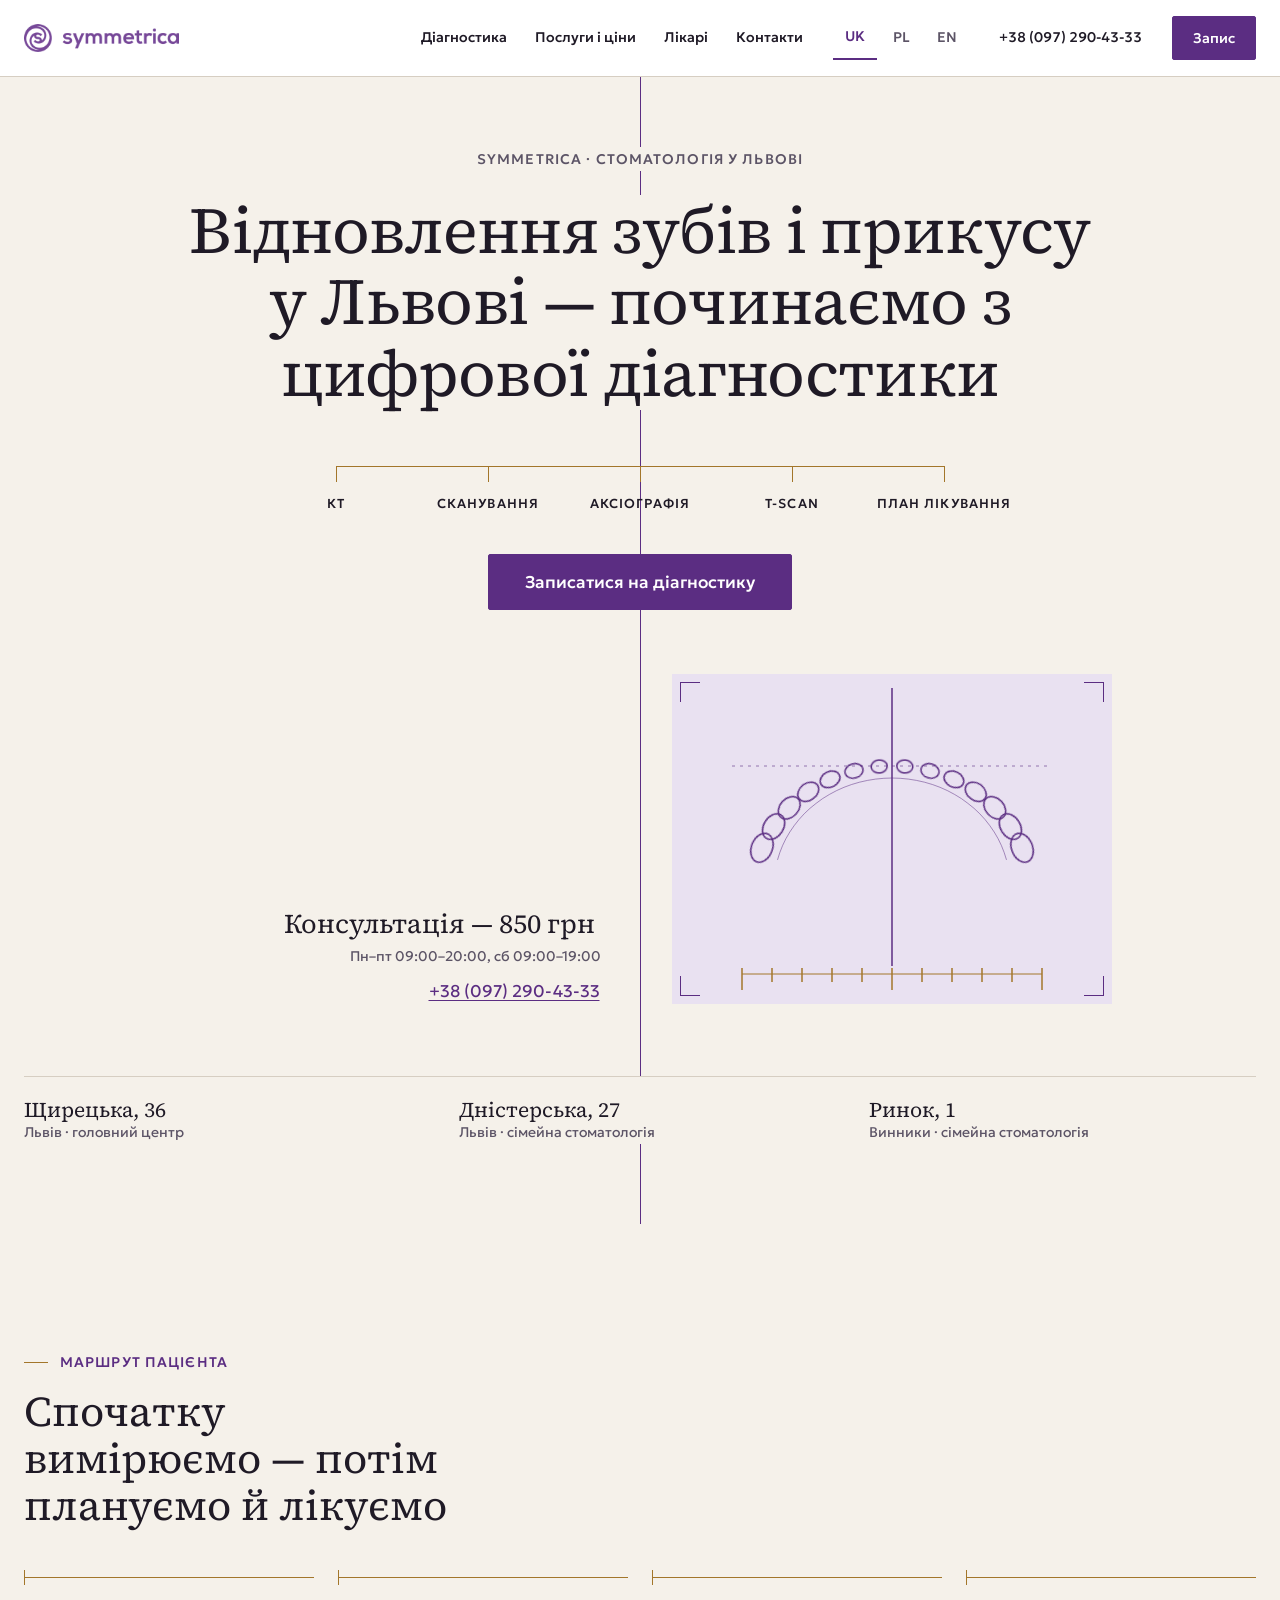
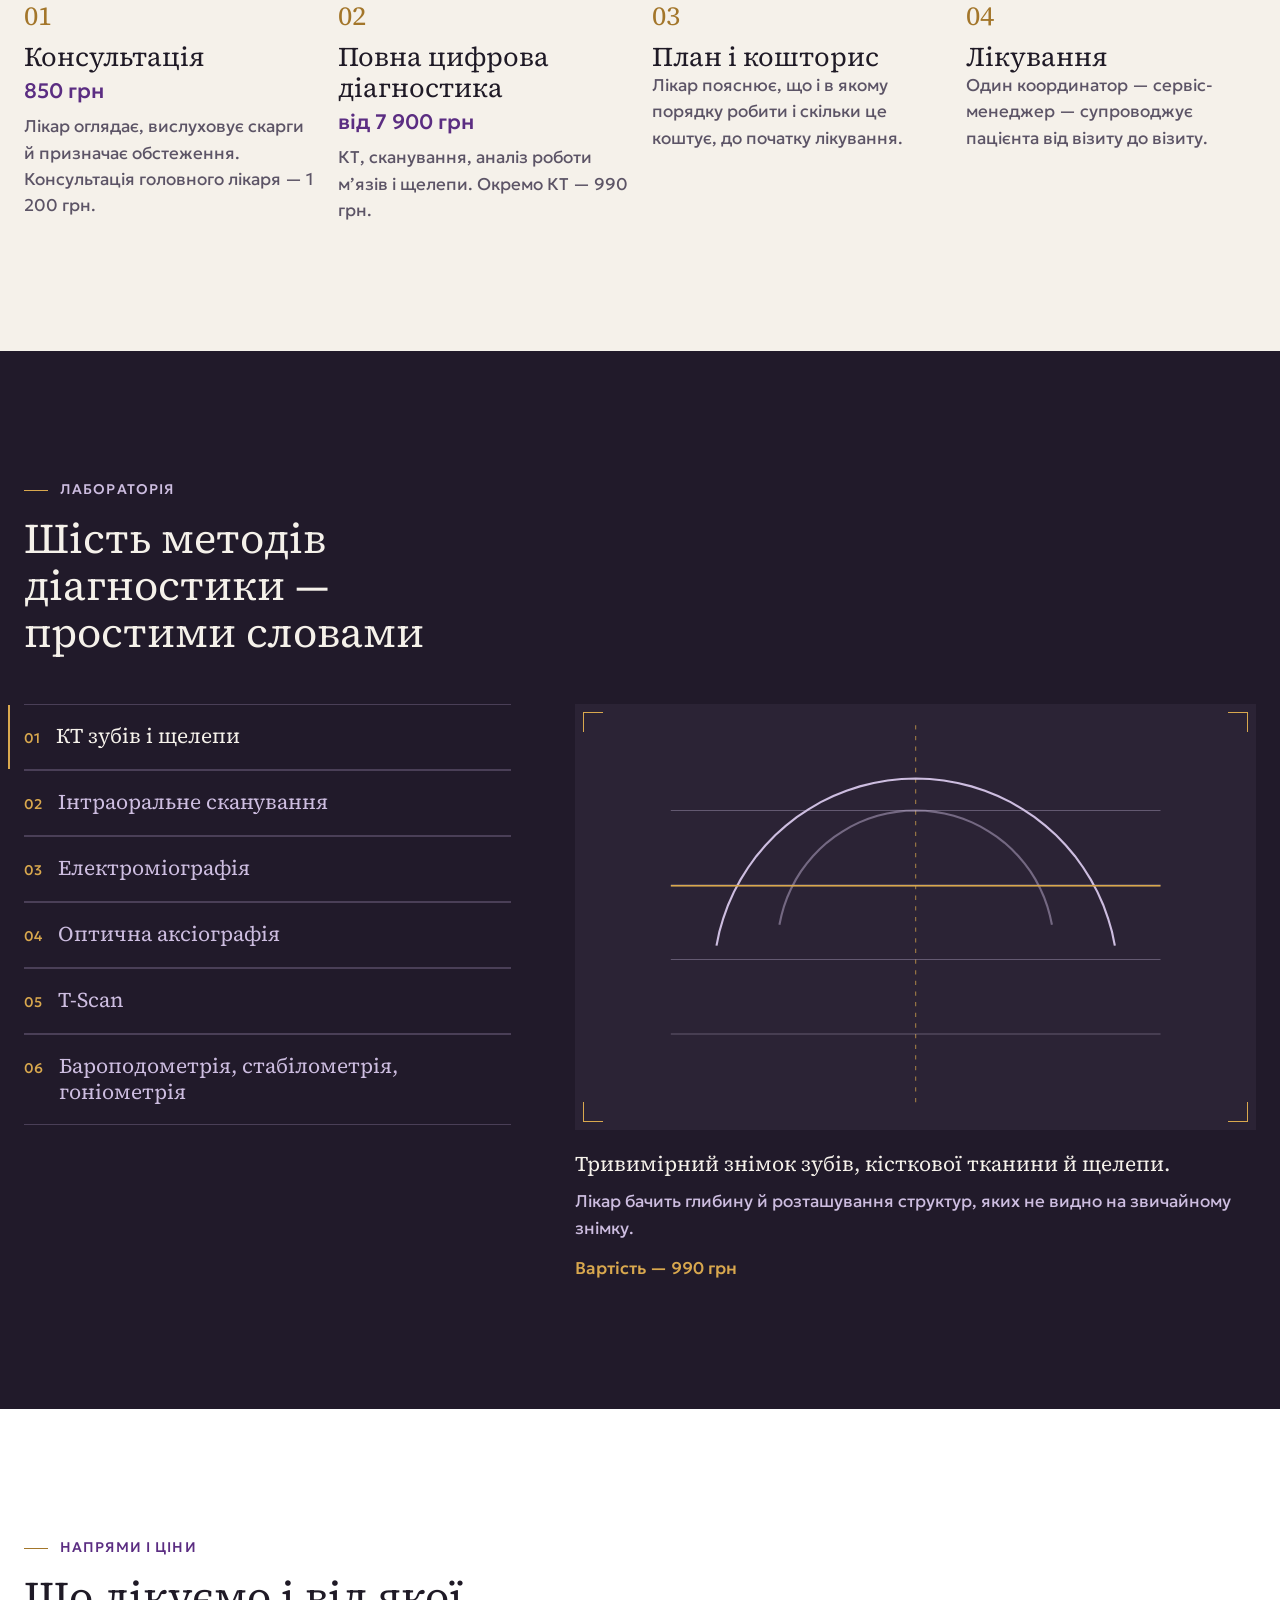
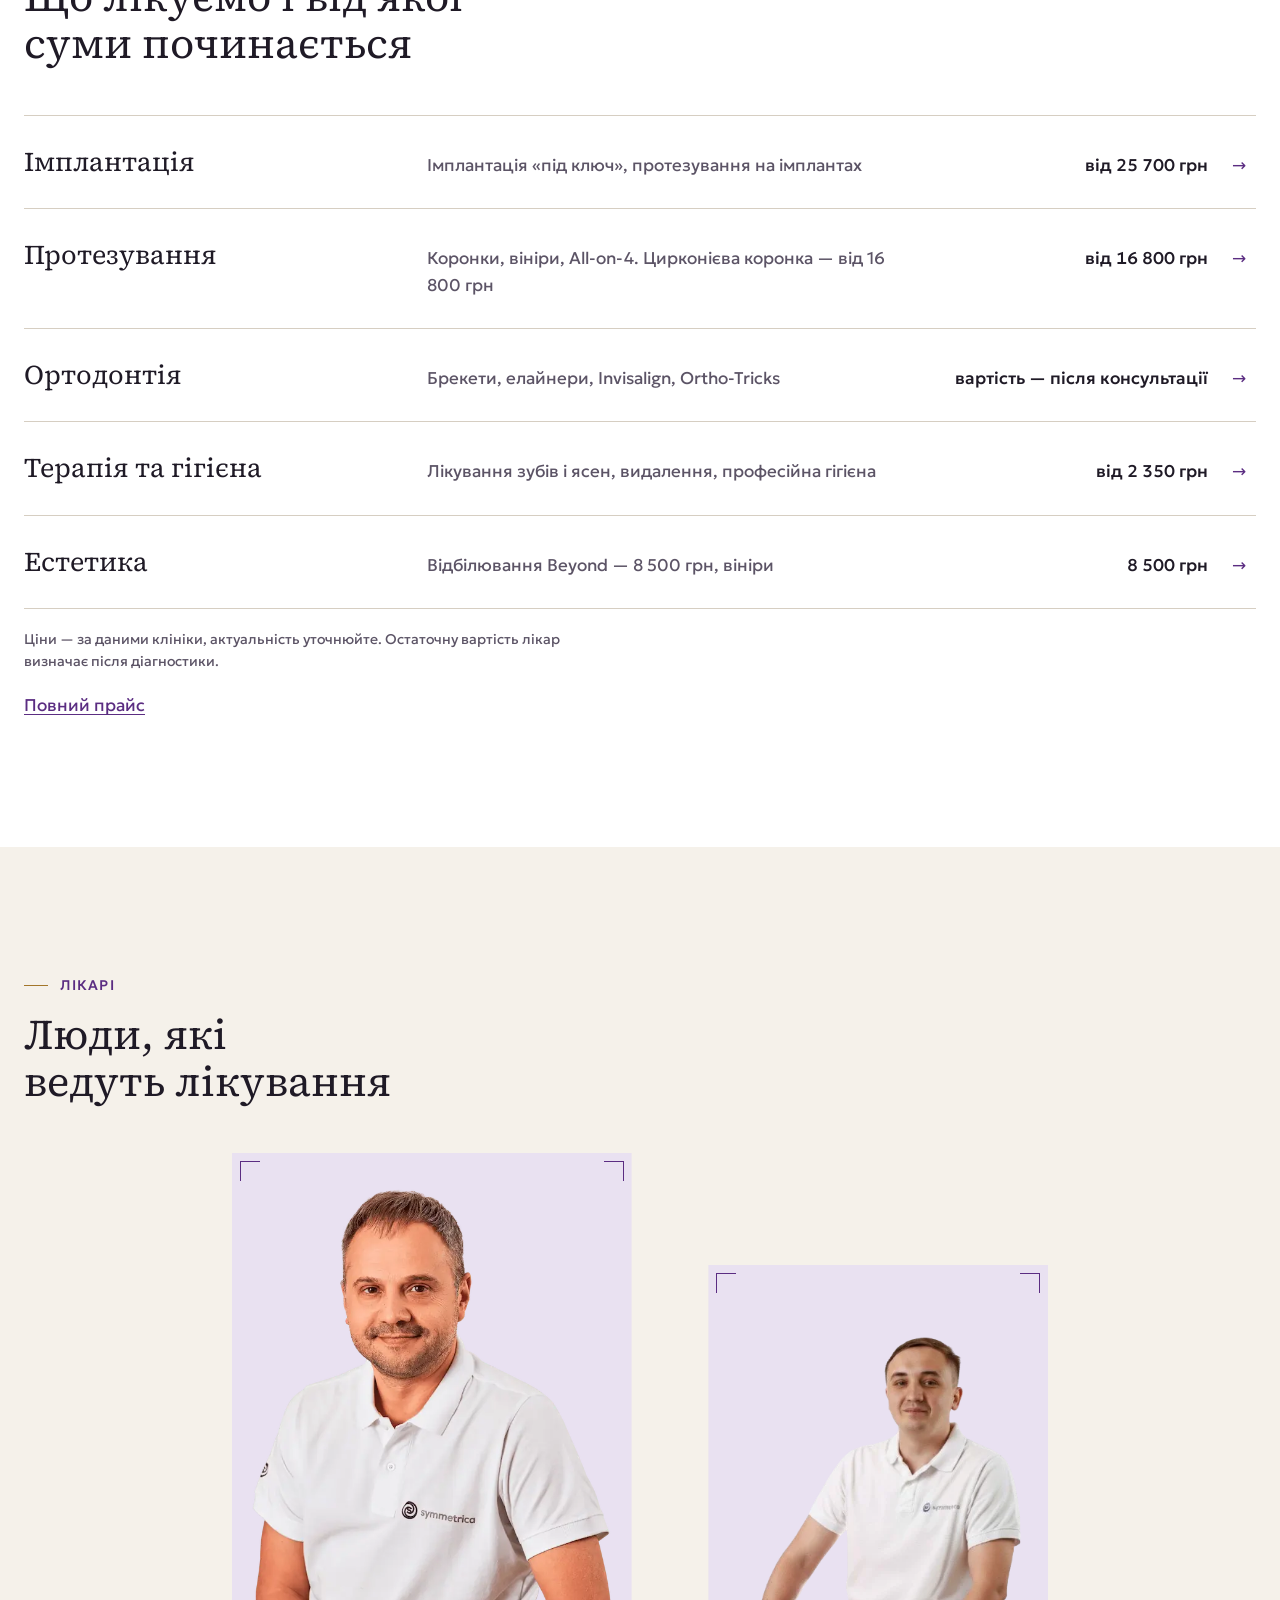
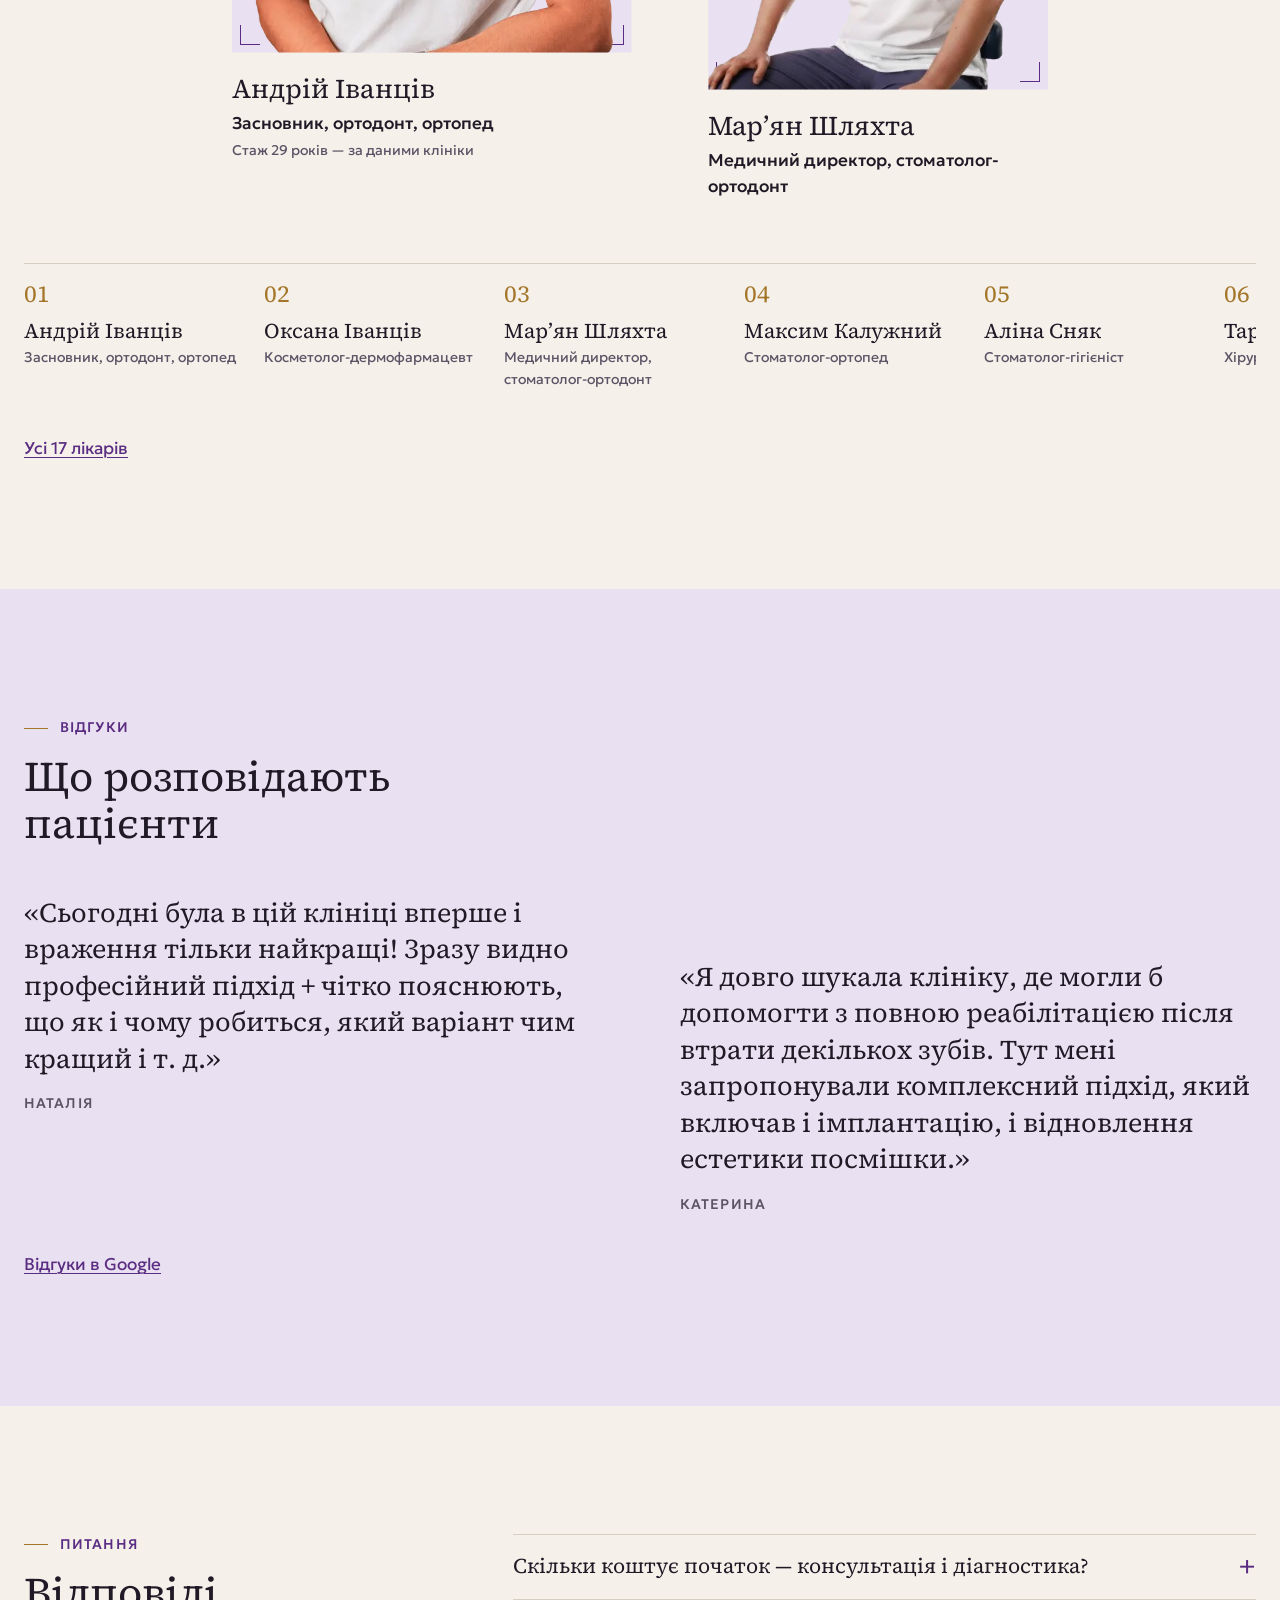
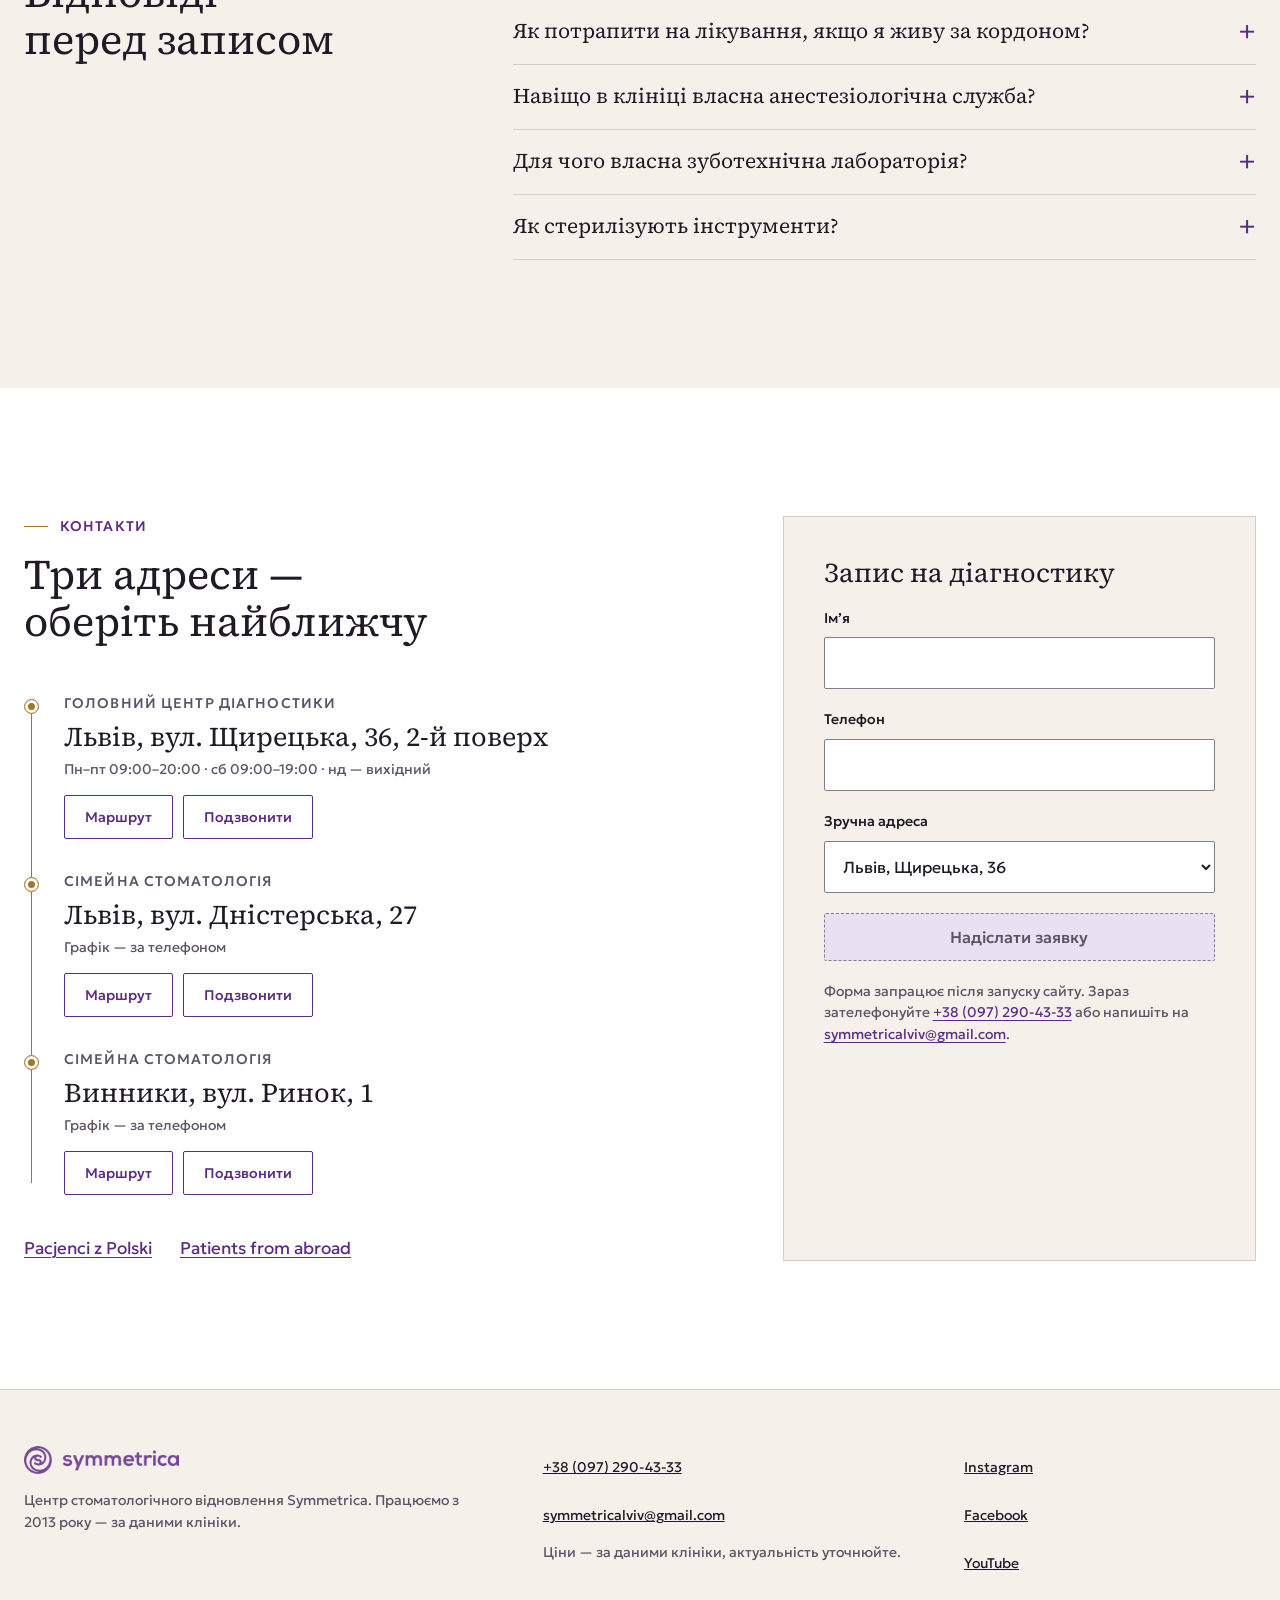
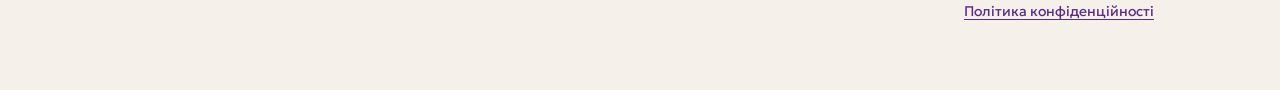
<file: symmetrica/index.html>
<!DOCTYPE html><html lang="uk"> <head><meta charset="utf-8"><meta name="viewport" content="width=device-width, initial-scale=1"><title>Стоматологія у Львові: відновлення зубів | Symmetrica</title><meta name="description" content="Цифрова діагностика, імплантація, протезування й ортодонтія у Львові та Винниках. Консультація — 850 грн. 17 лікарів, 3 адреси."><meta property="og:title" content="Стоматологія у Львові: відновлення зубів | Symmetrica"><meta property="og:description" content="Цифрова діагностика, імплантація, протезування й ортодонтія у Львові та Винниках. Консультація — 850 грн. 17 лікарів, 3 адреси."><meta name="robots" content="noindex"><link rel="icon" href="data:image/svg+xml,%3Csvg xmlns='http://www.w3.org/2000/svg' viewBox='0 0 32 32'%3E%3Ccircle cx='16' cy='16' r='13' fill='none' stroke='%235B2D82' stroke-width='3'/%3E%3C/svg%3E"><meta name="theme-color" content="#F5F1EA"> <script type="application/ld+json">{"@context":"https://schema.org","@graph":[{"@type":"Dentist","name":"Symmetrica","telephone":"+380972904333","email":"symmetricalviv@gmail.com","address":{"@type":"PostalAddress","streetAddress":"вул. Щирецька, 36","addressLocality":"Львів","addressCountry":"UA"},"openingHoursSpecification":[{"@type":"OpeningHoursSpecification","dayOfWeek":["Monday","Tuesday","Wednesday","Thursday","Friday"],"opens":"09:00","closes":"20:00"},{"@type":"OpeningHoursSpecification","dayOfWeek":"Saturday","opens":"09:00","closes":"19:00"}],"department":[{"@type":"Dentist","name":"Symmetrica, Дністерська","address":{"@type":"PostalAddress","streetAddress":"вул. Дністерська, 27","addressLocality":"Львів","addressCountry":"UA"}},{"@type":"Dentist","name":"Symmetrica, Винники","address":{"@type":"PostalAddress","streetAddress":"вул. Ринок, 1","addressLocality":"Винники","addressCountry":"UA"}}]},{"@type":"FAQPage","mainEntity":[{"@type":"Question","name":"Скільки коштує початок — консультація і діагностика?","acceptedAnswer":{"@type":"Answer","text":"Консультація лікаря — 850 грн, консультація головного лікаря — 1 200 грн, КТ — 990 грн, повна цифрова діагностика — від 7 900 грн. Ціни взято з прайсу клініки; дати його оновлення немає, тому актуальність варто уточнити за телефоном."}},{"@type":"Question","name":"Як потрапити на лікування, якщо я живу за кордоном?","acceptedAnswer":{"@type":"Answer","text":"Зв’яжіться з клінікою телефоном, e-mail або в месенджері. Онлайн-консультацію можна отримати з будь-якої країни: для оцінки випадку потрібно надіслати актуальний панорамний (2D) знімок. Організувати візит — транспорт, проживання та інші деталі — допомагає сервіс-менеджер."}},{"@type":"Question","name":"Навіщо в клініці власна анестезіологічна служба?","acceptedAnswer":{"@type":"Answer","text":"Клініка має ліцензію на надання анестезіологічних послуг, а лікар-анестезіолог має сертифікат зі спеціалізацією з дорослої стоматології. Перед седацією потрібні попередні обстеження — їх перелік визначає анестезіолог, а пацієнт отримує чіткі рекомендації щодо підготовки."}},{"@type":"Question","name":"Для чого власна зуботехнічна лабораторія?","acceptedAnswer":{"@type":"Answer","text":"Власна цифрова лабораторія Symmetrica Tech дозволяє стоматологові напряму спілкуватися із зуботехніком під час розробки плану лікування й контролювати виготовлення конструкцій — від першого відбитка до готової роботи."}},{"@type":"Question","name":"Як стерилізують інструменти?","acceptedAnswer":{"@type":"Answer","text":"У клініці діє трирівнева система: передстерилізаційне очищення в розчині з ультразвуком, стерилізація в автоклавах, окрема обробка наконечників. Стерильні інструменти зберігають в шафках під ультрафіолетовим опромінювачем, а процес можна побачити через прозорі перегородки стерилізаційної."}}]}]}</script> <noscript><style>[data-reveal]{opacity:1!important;transform:none!important;clip-path:none!important}.hero__axis{transform:none!important}</style></noscript> <link rel="stylesheet" href="./_astro/index.Bpkd1aeL.css"></head> <body id="top"> <a class="skip-link" href="#main">До змісту</a> <header class="site-header" data-rec="R-016,R-017"> <div class="container site-header__bar"> <a class="logo" href="#top" aria-label="Symmetrica — на початок сторінки"><img src="./img/logo.webp" width="420" height="76" alt="Symmetrica"></a> <nav class="nav" aria-label="Основна навігація"> <a href="#diagnostics">Діагностика</a> <a href="#directions">Послуги і ціни</a> <a href="#doctors">Лікарі</a> <a href="#contacts">Контакти</a> </nav> <div class="lang" role="group" aria-label="Мова сайту"> <span class="lang__cur" aria-current="true">UK</span> <span class="future-link lang__item" role="link" aria-disabled="true" tabindex="0"> PL <span class="future-link__note" aria-hidden="true">Розділ у розробці</span> <span class="visually-hidden">(Розділ у розробці)</span> </span> <span class="future-link lang__item" role="link" aria-disabled="true" tabindex="0"> EN <span class="future-link__note" aria-hidden="true">Розділ у розробці</span> <span class="visually-hidden">(Розділ у розробці)</span> </span> </div> <a class="header-phone" href="tel:+380972904333">+38 (097) 290-43-33</a> <a class="btn btn--sm header-cta" href="#contacts">Запис</a> <button class="menu-btn" type="button" aria-expanded="false" aria-controls="menu"><span class="menu-btn__label">Меню</span></button> </div> <div class="menu" id="menu" hidden> <nav class="container menu__inner" aria-label="Мобільна навігація"> <a href="#diagnostics">Діагностика</a> <a href="#directions">Послуги і ціни</a> <a href="#doctors">Лікарі</a> <a href="#contacts">Контакти</a> <div class="menu__lang"><span class="lang__cur" aria-current="true">UK</span><span class="future-link lang__item" role="link" aria-disabled="true" tabindex="0"> PL <span class="future-link__note" aria-hidden="true">Розділ у розробці</span> <span class="visually-hidden">(Розділ у розробці)</span> </span><span class="future-link lang__item" role="link" aria-disabled="true" tabindex="0"> EN <span class="future-link__note" aria-hidden="true">Розділ у розробці</span> <span class="visually-hidden">(Розділ у розробці)</span> </span></div> <a class="menu__phone" href="tel:+380972904333">+38 (097) 290-43-33</a> </nav> </div> </header> <main id="main">   <div data-rec="R-007,R-015" class="page-root"> <section id="hero" class="hero" aria-label="Початок">  <div class="hero__axis" aria-hidden="true"></div> <div class="container hero__inner"> <p class="eyebrow"><span class="cut">Symmetrica · Стоматологія у Львові</span></p> <h1 data-rec="R-001,R-013"><span class="cut">Відновлення зубів і прикусу у Львові — починаємо з цифрової діагностики</span></h1> <ol class="scale" data-rec="R-001" aria-label="Етапи цифрової діагностики"> <li class="mark" data-reveal style="--reveal-delay:300ms"><span class="mark__tick" aria-hidden="true"></span><span class="mark__label">КТ</span></li><li class="mark" data-reveal style="--reveal-delay:380ms"><span class="mark__tick" aria-hidden="true"></span><span class="mark__label">Сканування</span></li><li class="mark" data-reveal style="--reveal-delay:460ms"><span class="mark__tick" aria-hidden="true"></span><span class="mark__label">Аксіографія</span></li><li class="mark" data-reveal style="--reveal-delay:540ms"><span class="mark__tick" aria-hidden="true"></span><span class="mark__label">T-Scan</span></li><li class="mark" data-reveal style="--reveal-delay:620ms"><span class="mark__tick" aria-hidden="true"></span><span class="mark__label">План лікування</span></li> </ol> <div class="hero__cta" data-rec="R-002"> <a class="btn" href="#contacts">Записатися на діагностику</a> </div> <div class="hero__foot"> <div class="hero__price" data-rec="R-003"> <p class="hero__price-main"><span class="cut">Консультація — <span class="num">850 грн</span></span></p> <p class="hero__price-sub"><span class="cut">Пн–пт 09:00–20:00, сб 09:00–19:00</span></p> <p><span class="cut"><a class="link" href="tel:+380972904333">+38 (097) 290-43-33</a></span></p> </div> <figure class="frame hero__frame" aria-hidden="true"> <div class="frame__body"><svg class="arch" viewBox="0 0 440 330" width="440" height="330" aria-hidden="true" focusable="false"> <polyline class="arch__inner" points="105.5,185.9 107.8,178.6 110.6,171.5 113.9,164.7 117.8,158.0 122.2,151.6 127.0,145.5 132.3,139.7 138.0,134.3 144.2,129.3 150.6,124.6 157.5,120.4 164.6,116.6 172.0,113.3 179.6,110.5 187.5,108.2 195.5,106.4 203.6,105.1 211.8,104.3 220.0,104.0 228.2,104.3 236.4,105.1 244.5,106.4 252.5,108.2 260.4,110.5 268.0,113.3 275.4,116.6 282.5,120.4 289.4,124.6 295.8,129.3 302.0,134.3 307.7,139.7 313.0,145.5 317.8,151.6 322.2,158.0 326.1,164.7 329.4,171.5 332.2,178.6 334.5,185.9" fill="none"></polyline> <ellipse class="arch__tooth" cx="207.2" cy="92.5" rx="8" ry="6.5" transform="rotate(-5.3 207.2 92.5)" style="--d:300ms" fill="none"></ellipse><ellipse class="arch__tooth" cx="182" cy="96.9" rx="9.2" ry="7.2" transform="rotate(-15.8 182 96.9)" style="--d:360ms" fill="none"></ellipse><ellipse class="arch__tooth" cx="158.1" cy="105.4" rx="10.3" ry="7.8" transform="rotate(-26.3 158.1 105.4)" style="--d:420ms" fill="none"></ellipse><ellipse class="arch__tooth" cx="136.2" cy="117.8" rx="11.5" ry="8.5" transform="rotate(-36.8 136.2 117.8)" style="--d:480ms" fill="none"></ellipse><ellipse class="arch__tooth" cx="117.2" cy="133.8" rx="12.7" ry="9.2" transform="rotate(-47.3 117.2 133.8)" style="--d:540ms" fill="none"></ellipse><ellipse class="arch__tooth" cx="101.6" cy="152.6" rx="13.8" ry="9.8" transform="rotate(-57.8 101.6 152.6)" style="--d:600ms" fill="none"></ellipse><ellipse class="arch__tooth" cx="90" cy="173.8" rx="15" ry="10.5" transform="rotate(-68.3 90 173.8)" style="--d:660ms" fill="none"></ellipse><ellipse class="arch__tooth" cx="232.8" cy="92.5" rx="8" ry="6.5" transform="rotate(5.3 232.8 92.5)" style="--d:300ms" fill="none"></ellipse><ellipse class="arch__tooth" cx="258" cy="96.9" rx="9.2" ry="7.2" transform="rotate(15.8 258 96.9)" style="--d:360ms" fill="none"></ellipse><ellipse class="arch__tooth" cx="281.9" cy="105.4" rx="10.3" ry="7.8" transform="rotate(26.3 281.9 105.4)" style="--d:420ms" fill="none"></ellipse><ellipse class="arch__tooth" cx="303.8" cy="117.8" rx="11.5" ry="8.5" transform="rotate(36.8 303.8 117.8)" style="--d:480ms" fill="none"></ellipse><ellipse class="arch__tooth" cx="322.8" cy="133.8" rx="12.7" ry="9.2" transform="rotate(47.3 322.8 133.8)" style="--d:540ms" fill="none"></ellipse><ellipse class="arch__tooth" cx="338.4" cy="152.6" rx="13.8" ry="9.8" transform="rotate(57.8 338.4 152.6)" style="--d:600ms" fill="none"></ellipse><ellipse class="arch__tooth" cx="350" cy="173.8" rx="15" ry="10.5" transform="rotate(68.3 350 173.8)" style="--d:660ms" fill="none"></ellipse> <line class="arch__measure" x1="60" y1="92" x2="380" y2="92"></line> <line class="arch__axis" x1="220" y1="14" x2="220" y2="292" pathLength="1"></line> <line class="arch__base" x1="70" y1="300" x2="370" y2="300"></line> <line class="arch__tick" x1="70" y1="294" x2="70" y2="316"></line><line class="arch__tick" x1="100" y1="294" x2="100" y2="308"></line><line class="arch__tick" x1="130" y1="294" x2="130" y2="308"></line><line class="arch__tick" x1="160" y1="294" x2="160" y2="308"></line><line class="arch__tick" x1="190" y1="294" x2="190" y2="308"></line><line class="arch__tick" x1="220" y1="294" x2="220" y2="316"></line><line class="arch__tick" x1="250" y1="294" x2="250" y2="308"></line><line class="arch__tick" x1="280" y1="294" x2="280" y2="308"></line><line class="arch__tick" x1="310" y1="294" x2="310" y2="308"></line><line class="arch__tick" x1="340" y1="294" x2="340" y2="308"></line><line class="arch__tick" x1="370" y1="294" x2="370" y2="316"></line> </svg></div> </figure> </div> <ul class="addr-row" aria-label="Адреси клініки"> <li><span class="addr-row__k">Щирецька, 36</span><span class="addr-row__v">Львів · головний центр</span></li> <li><span class="addr-row__k">Дністерська, 27</span><span class="addr-row__v">Львів · сімейна стоматологія</span></li> <li><span class="addr-row__k">Ринок, 1</span><span class="addr-row__v">Винники · сімейна стоматологія</span></li> </ul> </div>  </section> <section id="route" data-rec="R-004" class="sec route" aria-label="Маршрут пацієнта">  <div class="container"> <p class="kicker">Маршрут пацієнта</p> <h2 class="h2">Спочатку вимірюємо — потім плануємо й лікуємо</h2> <ol class="steps"> <li class="step" data-reveal style="--reveal-delay:0ms"> <span class="step__n num">01</span> <h3 class="h3">Консультація</h3> <p class="step__p num">850 грн</p> <p class="step__d">Лікар оглядає, вислуховує скарги й призначає обстеження. Консультація головного лікаря — 1 200 грн.</p> </li><li class="step" data-reveal style="--reveal-delay:80ms"> <span class="step__n num">02</span> <h3 class="h3">Повна цифрова діагностика</h3> <p class="step__p num">від 7 900 грн</p> <p class="step__d">КТ, сканування, аналіз роботи м’язів і щелепи. Окремо КТ — 990 грн.</p> </li><li class="step" data-reveal style="--reveal-delay:160ms"> <span class="step__n num">03</span> <h3 class="h3">План і кошторис</h3>  <p class="step__d">Лікар пояснює, що і в якому порядку робити і скільки це коштує, до початку лікування.</p> </li><li class="step" data-reveal style="--reveal-delay:240ms"> <span class="step__n num">04</span> <h3 class="h3">Лікування</h3>  <p class="step__d">Один координатор — сервіс-менеджер — супроводжує пацієнта від візиту до візиту.</p> </li> </ol> </div>  </section> <section id="diagnostics" data-rec="R-005" class="sec lab" aria-label="Цифрова діагностика">  <div class="container"> <p class="kicker">Лабораторія</p> <h2 class="h2">Шість методів діагностики — простими словами</h2> <div class="tabs" data-tabs> <span class="tabs__indicator" aria-hidden="true"></span> <div class="tabs__item"> <h3 class="tabs__h"> <button type="button" class="tabs__btn" id="tab-kt" aria-expanded="true" aria-controls="panel-kt"> <span class="num tabs__num">01</span> <span class="tabs__t">КТ зубів і щелепи</span> </button> </h3> <div class="tabs__panel" id="panel-kt" role="region" aria-labelledby="tab-kt"> <figure class="frame frame--lab" aria-hidden="true"><div class="frame__body"><svg class="dg" viewBox="0 0 640 400" width="640" height="400" aria-hidden="true" focusable="false"> <line class="dg__axis" x1="320" y1="20" x2="320" y2="380"></line> <g> <polyline class="dg__line" points="132.9,227 135.6,214 139.3,201.3 143.8,188.8 149.2,176.7 155.5,165 162.5,153.8 170.3,143 178.8,132.9 188,123.3 197.9,114.5 208.3,106.3 219.3,98.9 230.8,92.2 242.7,86.4 255,81.5 267.6,77.4 280.5,74.2 293.6,71.8 306.7,70.5 320,70 333.3,70.5 346.4,71.8 359.5,74.2 372.4,77.4 385,81.5 397.3,86.4 409.2,92.2 420.7,98.9 431.7,106.3 442.1,114.5 452,123.3 461.2,132.9 469.7,143 477.5,153.8 484.5,165 490.8,176.7 496.2,188.8 500.7,201.3 504.4,214 507.1,227" fill="none"></polyline> <polyline class="dg__line dg__line--dim" points="192,207.4 193.9,198.6 196.4,189.8 199.5,181.3 203.2,173 207.4,165 212.2,157.3 217.6,150 223.4,143 229.7,136.5 236.4,130.4 243.6,124.8 251.1,119.8 259,115.2 267.1,111.2 275.5,107.8 284.2,105 293,102.8 301.9,101.3 310.9,100.3 320,100 329.1,100.3 338.1,101.3 347,102.8 355.8,105 364.5,107.8 372.9,111.2 381,115.2 388.9,119.8 396.4,124.8 403.6,130.4 410.3,136.5 416.6,143 422.4,150 427.8,157.3 432.6,165 436.8,173 440.5,181.3 443.6,189.8 446.1,198.6 448,207.4" fill="none"></polyline> <line class="dg__slice" x1="90" y1="100" x2="550" y2="100"></line><line class="dg__slice" x1="90" y1="170" x2="550" y2="170"></line><line class="dg__slice" x1="90" y1="240" x2="550" y2="240"></line><line class="dg__slice" x1="90" y1="310" x2="550" y2="310"></line> <rect class="dg__acc" x="90" y="170" width="460" height="1.5"></rect> </g>      </svg></div></figure> <div class="tabs__text"> <p class="tabs__lead">Тривимірний знімок зубів, кісткової тканини й щелепи.</p> <p>Лікар бачить глибину й розташування структур, яких не видно на звичайному знімку.</p> <p class="tabs__price">Вартість — <span class="num">990 грн</span></p> </div> </div> </div><div class="tabs__item"> <h3 class="tabs__h"> <button type="button" class="tabs__btn" id="tab-scan" aria-expanded="false" aria-controls="panel-scan"> <span class="num tabs__num">02</span> <span class="tabs__t">Інтраоральне сканування</span> </button> </h3> <div class="tabs__panel" id="panel-scan" role="region" aria-labelledby="tab-scan" hidden> <figure class="frame frame--lab" aria-hidden="true"><div class="frame__body"><svg class="dg" viewBox="0 0 640 400" width="640" height="400" aria-hidden="true" focusable="false"> <line class="dg__axis" x1="320" y1="20" x2="320" y2="380"></line>  <g> <circle class="dg__dot" cx="132.9" cy="227" r="3.2"></circle><circle class="dg__dot" cx="136.5" cy="210.8" r="3.2"></circle><circle class="dg__dot" cx="141.5" cy="195" r="3.2"></circle><circle class="dg__dot" cx="147.8" cy="179.7" r="3.2"></circle><circle class="dg__dot" cx="155.5" cy="165" r="3.2"></circle><circle class="dg__dot" cx="164.4" cy="151" r="3.2"></circle><circle class="dg__dot" cx="174.5" cy="137.9" r="3.2"></circle><circle class="dg__dot" cx="185.6" cy="125.6" r="3.2"></circle><circle class="dg__dot" cx="197.9" cy="114.5" r="3.2"></circle><circle class="dg__dot" cx="211" cy="104.4" r="3.2"></circle><circle class="dg__dot" cx="225" cy="95.5" r="3.2"></circle><circle class="dg__dot" cx="239.7" cy="87.8" r="3.2"></circle><circle class="dg__dot" cx="255" cy="81.5" r="3.2"></circle><circle class="dg__dot" cx="270.8" cy="76.5" r="3.2"></circle><circle class="dg__dot" cx="287" cy="72.9" r="3.2"></circle><circle class="dg__dot" cx="303.4" cy="70.7" r="3.2"></circle><circle class="dg__dot" cx="320" cy="70" r="3.2"></circle><circle class="dg__dot" cx="336.6" cy="70.7" r="3.2"></circle><circle class="dg__dot" cx="353" cy="72.9" r="3.2"></circle><circle class="dg__dot" cx="369.2" cy="76.5" r="3.2"></circle><circle class="dg__dot" cx="385" cy="81.5" r="3.2"></circle><circle class="dg__dot" cx="400.3" cy="87.8" r="3.2"></circle><circle class="dg__dot" cx="415" cy="95.5" r="3.2"></circle><circle class="dg__dot" cx="429" cy="104.4" r="3.2"></circle><circle class="dg__dot" cx="442.1" cy="114.5" r="3.2"></circle><circle class="dg__dot" cx="454.4" cy="125.6" r="3.2"></circle><circle class="dg__dot" cx="465.5" cy="137.9" r="3.2"></circle><circle class="dg__dot" cx="475.6" cy="151" r="3.2"></circle><circle class="dg__dot" cx="484.5" cy="165" r="3.2"></circle><circle class="dg__dot" cx="492.2" cy="179.7" r="3.2"></circle><circle class="dg__dot" cx="498.5" cy="195" r="3.2"></circle><circle class="dg__dot" cx="503.5" cy="210.8" r="3.2"></circle><circle class="dg__dot" cx="507.1" cy="227" r="3.2"></circle><circle class="dg__dot" cx="162.4" cy="217.2" r="3.2"></circle><circle class="dg__dot" cx="165.5" cy="203.6" r="3.2"></circle><circle class="dg__dot" cx="169.6" cy="190.3" r="3.2"></circle><circle class="dg__dot" cx="175" cy="177.4" r="3.2"></circle><circle class="dg__dot" cx="181.4" cy="165" r="3.2"></circle><circle class="dg__dot" cx="188.9" cy="153.2" r="3.2"></circle><circle class="dg__dot" cx="197.4" cy="142.2" r="3.2"></circle><circle class="dg__dot" cx="206.9" cy="131.9" r="3.2"></circle><circle class="dg__dot" cx="217.2" cy="122.4" r="3.2"></circle><circle class="dg__dot" cx="228.2" cy="113.9" r="3.2"></circle><circle class="dg__dot" cx="240" cy="106.4" r="3.2"></circle><circle class="dg__dot" cx="252.4" cy="100" r="3.2"></circle><circle class="dg__dot" cx="265.3" cy="94.6" r="3.2"></circle><circle class="dg__dot" cx="278.6" cy="90.5" r="3.2"></circle><circle class="dg__dot" cx="292.2" cy="87.4" r="3.2"></circle><circle class="dg__dot" cx="306.1" cy="85.6" r="3.2"></circle><circle class="dg__dot" cx="320" cy="85" r="3.2"></circle><circle class="dg__dot" cx="333.9" cy="85.6" r="3.2"></circle><circle class="dg__dot" cx="347.8" cy="87.4" r="3.2"></circle><circle class="dg__dot" cx="361.4" cy="90.5" r="3.2"></circle><circle class="dg__dot" cx="374.7" cy="94.6" r="3.2"></circle><circle class="dg__dot" cx="387.6" cy="100" r="3.2"></circle><circle class="dg__dot" cx="400" cy="106.4" r="3.2"></circle><circle class="dg__dot" cx="411.8" cy="113.9" r="3.2"></circle><circle class="dg__dot" cx="422.8" cy="122.4" r="3.2"></circle><circle class="dg__dot" cx="433.1" cy="131.9" r="3.2"></circle><circle class="dg__dot" cx="442.6" cy="142.2" r="3.2"></circle><circle class="dg__dot" cx="451.1" cy="153.2" r="3.2"></circle><circle class="dg__dot" cx="458.6" cy="165" r="3.2"></circle><circle class="dg__dot" cx="465" cy="177.4" r="3.2"></circle><circle class="dg__dot" cx="470.4" cy="190.3" r="3.2"></circle><circle class="dg__dot" cx="474.5" cy="203.6" r="3.2"></circle><circle class="dg__dot" cx="477.6" cy="217.2" r="3.2"></circle><circle class="dg__dot" cx="192" cy="207.4" r="3.2"></circle><circle class="dg__dot" cx="194.4" cy="196.4" r="3.2"></circle><circle class="dg__dot" cx="197.8" cy="185.5" r="3.2"></circle><circle class="dg__dot" cx="202.2" cy="175.1" r="3.2"></circle><circle class="dg__dot" cx="207.4" cy="165" r="3.2"></circle><circle class="dg__dot" cx="213.5" cy="155.4" r="3.2"></circle><circle class="dg__dot" cx="220.4" cy="146.4" r="3.2"></circle><circle class="dg__dot" cx="228.1" cy="138.1" r="3.2"></circle><circle class="dg__dot" cx="236.4" cy="130.4" r="3.2"></circle><circle class="dg__dot" cx="245.4" cy="123.5" r="3.2"></circle><circle class="dg__dot" cx="255" cy="117.4" r="3.2"></circle><circle class="dg__dot" cx="265.1" cy="112.2" r="3.2"></circle><circle class="dg__dot" cx="275.5" cy="107.8" r="3.2"></circle><circle class="dg__dot" cx="286.4" cy="104.4" r="3.2"></circle><circle class="dg__dot" cx="297.4" cy="102" r="3.2"></circle><circle class="dg__dot" cx="308.7" cy="100.5" r="3.2"></circle><circle class="dg__dot" cx="320" cy="100" r="3.2"></circle><circle class="dg__dot" cx="331.3" cy="100.5" r="3.2"></circle><circle class="dg__dot" cx="342.6" cy="102" r="3.2"></circle><circle class="dg__dot" cx="353.6" cy="104.4" r="3.2"></circle><circle class="dg__dot" cx="364.5" cy="107.8" r="3.2"></circle><circle class="dg__dot" cx="374.9" cy="112.2" r="3.2"></circle><circle class="dg__dot" cx="385" cy="117.4" r="3.2"></circle><circle class="dg__dot" cx="394.6" cy="123.5" r="3.2"></circle><circle class="dg__dot" cx="403.6" cy="130.4" r="3.2"></circle><circle class="dg__dot" cx="411.9" cy="138.1" r="3.2"></circle><circle class="dg__dot" cx="419.6" cy="146.4" r="3.2"></circle><circle class="dg__dot" cx="426.5" cy="155.4" r="3.2"></circle><circle class="dg__dot" cx="432.6" cy="165" r="3.2"></circle><circle class="dg__dot" cx="437.8" cy="175.1" r="3.2"></circle><circle class="dg__dot" cx="442.2" cy="185.5" r="3.2"></circle><circle class="dg__dot" cx="445.6" cy="196.4" r="3.2"></circle><circle class="dg__dot" cx="448" cy="207.4" r="3.2"></circle> <polyline class="dg__line dg__line--dim" points="162.4,217.2 164.8,206.3 167.8,195.6 171.7,185.1 176.2,174.9 181.4,165 187.4,155.5 193.9,146.5 201.1,137.9 208.9,129.9 217.2,122.4 226,115.6 235.2,109.3 244.9,103.7 254.9,98.8 265.3,94.6 275.9,91.2 286.7,88.5 297.7,86.6 308.8,85.4 320,85 331.2,85.4 342.3,86.6 353.3,88.5 364.1,91.2 374.7,94.6 385.1,98.8 395.1,103.7 404.8,109.3 414,115.6 422.8,122.4 431.1,129.9 438.9,137.9 446.1,146.5 452.6,155.5 458.6,165 463.8,174.9 468.3,185.1 472.2,195.6 475.2,206.3 477.6,217.2" fill="none"></polyline> </g>     </svg></div></figure> <div class="tabs__text"> <p class="tabs__lead">Цифровий відбиток зубів без зліпкової маси.</p> <p>Тривимірна модель, за якою планують лікування й виготовляють конструкції.</p>  </div> </div> </div><div class="tabs__item"> <h3 class="tabs__h"> <button type="button" class="tabs__btn" id="tab-emg" aria-expanded="false" aria-controls="panel-emg"> <span class="num tabs__num">03</span> <span class="tabs__t">Електроміографія</span> </button> </h3> <div class="tabs__panel" id="panel-emg" role="region" aria-labelledby="tab-emg" hidden> <figure class="frame frame--lab" aria-hidden="true"><div class="frame__body"><svg class="dg" viewBox="0 0 640 400" width="640" height="400" aria-hidden="true" focusable="false"> <line class="dg__axis" x1="320" y1="20" x2="320" y2="380"></line>   <g> <polyline class="dg__line" points="40,120.0 52,141.2 64,153.9 76,137.4 88,100.3 100,75.0 112,85.2 124,120.7 136,148.6 148,147.8 160,128.1 172,115.6 184,120.8 196,128.6 208,119.3 220,95.9 232,84.2 244,103.2 256,141.4 268,165.2 280,153.1 292,118.0 304,92.6 316,95.3 328,113.8 340,123.0 352,115.6 364,109.1 376,121.6 388,146.8 400,157.4 412,135.9 424,97.0 436,74.9 448,88.7 460,123.2 472,146.0 484,141.5 496,124.5 508,118.7 520,128.0" fill="none"></polyline> <polyline class="dg__acc-line" points="40,280.0 52,301.2 64,313.9 76,297.4 88,260.3 100,235.0 112,245.2 124,280.7 136,308.6 148,307.8 160,288.1 172,275.6 184,280.8 196,288.6 208,279.3 220,255.9 232,244.2 244,263.2 256,301.4 268,325.2 280,313.1 292,278.0 304,252.6 316,255.3 328,273.8 340,283.0 352,275.6 364,269.1 376,281.6 388,306.8 400,317.4 412,295.9 424,257.0 436,234.9 448,248.7 460,283.2 472,306.0 484,301.5 496,284.5 508,278.7 520,288.0" fill="none"></polyline> <line class="dg__slice" x1="40" y1="120" x2="600" y2="120"></line> <line class="dg__slice" x1="40" y1="280" x2="600" y2="280"></line> </g>    </svg></div></figure> <div class="tabs__text"> <p class="tabs__lead">Вимірює активність жувальних м’язів.</p> <p>Показує, як працюють м’язи у спокої та під час змикання щелеп.</p>  </div> </div> </div><div class="tabs__item"> <h3 class="tabs__h"> <button type="button" class="tabs__btn" id="tab-ax" aria-expanded="false" aria-controls="panel-ax"> <span class="num tabs__num">04</span> <span class="tabs__t">Оптична аксіографія</span> </button> </h3> <div class="tabs__panel" id="panel-ax" role="region" aria-labelledby="tab-ax" hidden> <figure class="frame frame--lab" aria-hidden="true"><div class="frame__body"><svg class="dg" viewBox="0 0 640 400" width="640" height="400" aria-hidden="true" focusable="false"> <line class="dg__axis" x1="320" y1="20" x2="320" y2="380"></line>    <g> <path class="dg__line" d="M150 120 C 210 250, 430 250, 490 120" fill="none"></path> <path class="dg__acc-line" d="M190 150 C 240 230, 400 230, 450 150" fill="none"></path> <circle class="dg__dot dg__dot--big" cx="150" cy="120" r="7"></circle> <circle class="dg__dot dg__dot--big" cx="490" cy="120" r="7"></circle> <line class="dg__slice" x1="150" y1="120" x2="490" y2="120"></line> </g>   </svg></div></figure> <div class="tabs__text"> <p class="tabs__lead">Записує траєкторію руху нижньої щелепи.</p> <p>Дає лікарю дані про роботу скронево-нижньощелепних суглобів.</p>  </div> </div> </div><div class="tabs__item"> <h3 class="tabs__h"> <button type="button" class="tabs__btn" id="tab-ts" aria-expanded="false" aria-controls="panel-ts"> <span class="num tabs__num">05</span> <span class="tabs__t">T-Scan</span> </button> </h3> <div class="tabs__panel" id="panel-ts" role="region" aria-labelledby="tab-ts" hidden> <figure class="frame frame--lab" aria-hidden="true"><div class="frame__body"><svg class="dg" viewBox="0 0 640 400" width="640" height="400" aria-hidden="true" focusable="false"> <line class="dg__axis" x1="320" y1="20" x2="320" y2="380"></line>     <g> <rect class="dg__heat" x="250" y="110" width="44" height="44" style="opacity:0.3"></rect><rect class="dg__heat" x="200" y="110" width="44" height="44" style="opacity:0.48"></rect><rect class="dg__heat" x="150" y="110" width="44" height="44" style="opacity:0.66"></rect><rect class="dg__heat" x="100" y="110" width="44" height="44" style="opacity:0.57"></rect><rect class="dg__heat" x="50" y="110" width="44" height="44" style="opacity:0.39"></rect><rect class="dg__heat" x="250" y="160" width="44" height="44" style="opacity:0.39"></rect><rect class="dg__heat" x="200" y="160" width="44" height="44" style="opacity:0.66"></rect><rect class="dg__heat" x="150" y="160" width="44" height="44" style="opacity:0.9299999999999999"></rect><rect class="dg__heat" x="100" y="160" width="44" height="44" style="opacity:0.75"></rect><rect class="dg__heat" x="50" y="160" width="44" height="44" style="opacity:0.48"></rect><rect class="dg__heat" x="250" y="210" width="44" height="44" style="opacity:0.3"></rect><rect class="dg__heat" x="200" y="210" width="44" height="44" style="opacity:0.57"></rect><rect class="dg__heat" x="150" y="210" width="44" height="44" style="opacity:0.75"></rect><rect class="dg__heat" x="100" y="210" width="44" height="44" style="opacity:0.66"></rect><rect class="dg__heat" x="50" y="210" width="44" height="44" style="opacity:0.39"></rect><rect class="dg__heat" x="250" y="260" width="44" height="44" style="opacity:0.21"></rect><rect class="dg__heat" x="200" y="260" width="44" height="44" style="opacity:0.39"></rect><rect class="dg__heat" x="150" y="260" width="44" height="44" style="opacity:0.48"></rect><rect class="dg__heat" x="100" y="260" width="44" height="44" style="opacity:0.39"></rect><rect class="dg__heat" x="50" y="260" width="44" height="44" style="opacity:0.3"></rect><rect class="dg__heat" x="340" y="110" width="44" height="44" style="opacity:0.3"></rect><rect class="dg__heat" x="390" y="110" width="44" height="44" style="opacity:0.48"></rect><rect class="dg__heat" x="440" y="110" width="44" height="44" style="opacity:0.66"></rect><rect class="dg__heat" x="490" y="110" width="44" height="44" style="opacity:0.57"></rect><rect class="dg__heat" x="540" y="110" width="44" height="44" style="opacity:0.39"></rect><rect class="dg__heat" x="340" y="160" width="44" height="44" style="opacity:0.39"></rect><rect class="dg__heat" x="390" y="160" width="44" height="44" style="opacity:0.66"></rect><rect class="dg__heat" x="440" y="160" width="44" height="44" style="opacity:0.9299999999999999"></rect><rect class="dg__heat" x="490" y="160" width="44" height="44" style="opacity:0.75"></rect><rect class="dg__heat" x="540" y="160" width="44" height="44" style="opacity:0.48"></rect><rect class="dg__heat" x="340" y="210" width="44" height="44" style="opacity:0.3"></rect><rect class="dg__heat" x="390" y="210" width="44" height="44" style="opacity:0.57"></rect><rect class="dg__heat" x="440" y="210" width="44" height="44" style="opacity:0.75"></rect><rect class="dg__heat" x="490" y="210" width="44" height="44" style="opacity:0.66"></rect><rect class="dg__heat" x="540" y="210" width="44" height="44" style="opacity:0.39"></rect><rect class="dg__heat" x="340" y="260" width="44" height="44" style="opacity:0.21"></rect><rect class="dg__heat" x="390" y="260" width="44" height="44" style="opacity:0.39"></rect><rect class="dg__heat" x="440" y="260" width="44" height="44" style="opacity:0.48"></rect><rect class="dg__heat" x="490" y="260" width="44" height="44" style="opacity:0.39"></rect><rect class="dg__heat" x="540" y="260" width="44" height="44" style="opacity:0.3"></rect> </g>  </svg></div></figure> <div class="tabs__text"> <p class="tabs__lead">Аналізує змикання зубів.</p> <p>Показує, у яких ділянках і з якою силою зуби стикаються між собою.</p>  </div> </div> </div><div class="tabs__item"> <h3 class="tabs__h"> <button type="button" class="tabs__btn" id="tab-bar" aria-expanded="false" aria-controls="panel-bar"> <span class="num tabs__num">06</span> <span class="tabs__t">Бароподометрія, стабілометрія, гоніометрія</span> </button> </h3> <div class="tabs__panel" id="panel-bar" role="region" aria-labelledby="tab-bar" hidden> <figure class="frame frame--lab" aria-hidden="true"><div class="frame__body"><svg class="dg" viewBox="0 0 640 400" width="640" height="400" aria-hidden="true" focusable="false"> <line class="dg__axis" x1="320" y1="20" x2="320" y2="380"></line>      <g> <g> <ellipse class="dg__line" cx="230" cy="210" rx="52" ry="130" fill="none"></ellipse> <circle class="dg__dot dg__dot--soft" cx="230" cy="290" r="30"></circle> <circle class="dg__dot dg__dot--soft" cx="230" cy="130" r="20"></circle> </g><g> <ellipse class="dg__line" cx="410" cy="210" rx="52" ry="130" fill="none"></ellipse> <circle class="dg__dot dg__dot--soft" cx="410" cy="290" r="30"></circle> <circle class="dg__dot dg__dot--soft" cx="410" cy="130" r="20"></circle> </g> <line class="dg__slice" x1="190" y1="210" x2="450" y2="210"></line> <circle class="dg__acc-ring" cx="320" cy="210" r="14"></circle> </g> </svg></div></figure> <div class="tabs__text"> <p class="tabs__lead">Оцінюють опору на стопи, баланс тіла та рухливість суглобів.</p> <p>Допомагають побачити зв’язок між прикусом і поставою.</p>  </div> </div> </div> </div> </div>  </section> <section id="directions" data-rec="R-006,R-014" class="sec directions" aria-label="Напрями і ціни">  <div class="container"> <p class="kicker">Напрями і ціни</p> <h2 class="h2">Що лікуємо і від якої суми починається</h2> <ul class="index"> <li> <span class="future-link row" role="link" aria-disabled="true" tabindex="0">  <span class="row__name">Імплантація</span> <span class="row__desc">Імплантація «під ключ», протезування на імплантах</span> <span class="row__price num">від 25 700 грн</span> <span class="row__arrow" aria-hidden="true">→</span>  <span class="future-link__note" aria-hidden="true">Розділ у розробці</span> <span class="visually-hidden">(Розділ у розробці)</span> </span> </li><li> <span class="future-link row" role="link" aria-disabled="true" tabindex="0">  <span class="row__name">Протезування</span> <span class="row__desc">Коронки, вініри, All-on-4. Цирконієва коронка — від 16 800 грн</span> <span class="row__price num">від 16 800 грн</span> <span class="row__arrow" aria-hidden="true">→</span>  <span class="future-link__note" aria-hidden="true">Розділ у розробці</span> <span class="visually-hidden">(Розділ у розробці)</span> </span> </li><li> <span class="future-link row" role="link" aria-disabled="true" tabindex="0">  <span class="row__name">Ортодонтія</span> <span class="row__desc">Брекети, елайнери, Invisalign, Ortho-Tricks</span> <span class="row__price num">вартість — після консультації</span> <span class="row__arrow" aria-hidden="true">→</span>  <span class="future-link__note" aria-hidden="true">Розділ у розробці</span> <span class="visually-hidden">(Розділ у розробці)</span> </span> </li><li> <span class="future-link row" role="link" aria-disabled="true" tabindex="0">  <span class="row__name">Терапія та гігієна</span> <span class="row__desc">Лікування зубів і ясен, видалення, професійна гігієна</span> <span class="row__price num">від 2 350 грн</span> <span class="row__arrow" aria-hidden="true">→</span>  <span class="future-link__note" aria-hidden="true">Розділ у розробці</span> <span class="visually-hidden">(Розділ у розробці)</span> </span> </li><li> <span class="future-link row" role="link" aria-disabled="true" tabindex="0">  <span class="row__name">Естетика</span> <span class="row__desc">Відбілювання Beyond — 8 500 грн, вініри</span> <span class="row__price num">8 500 грн</span> <span class="row__arrow" aria-hidden="true">→</span>  <span class="future-link__note" aria-hidden="true">Розділ у розробці</span> <span class="visually-hidden">(Розділ у розробці)</span> </span> </li> </ul> <p class="note">Ціни — за даними клініки, актуальність уточнюйте. Остаточну вартість лікар визначає після діагностики.</p> <p><span class="future-link link-future" role="link" aria-disabled="true" tabindex="0"> Повний прайс <span class="future-link__note" aria-hidden="true">Розділ у розробці</span> <span class="visually-hidden">(Розділ у розробці)</span> </span></p> </div>  </section> <section id="doctors" data-rec="R-008" class="sec doctors" aria-label="Лікарі">  <div class="container"> <p class="kicker">Лікарі</p> <h2 class="h2">Люди, які ведуть лікування</h2> <div class="leads"> <article class="lead lead--a" data-reveal> <div class="portrait frame"><img src="./img/ivanciv-a.webp" width="600" height="811" loading="lazy" alt="Андрій Іванців"></div> <h3 class="h3">Андрій Іванців</h3> <p class="lead__role">Засновник, ортодонт, ортопед</p> <p class="lead__meta">Стаж 29 років — за даними клініки</p> </article> <article class="lead lead--b" data-reveal style="--reveal-delay:120ms"> <div class="portrait frame"><img src="./img/shlyakhta.webp" width="448" height="557" loading="lazy" alt="Мар’ян Шляхта"></div> <h3 class="h3">Мар’ян Шляхта</h3> <p class="lead__role">Медичний директор, стоматолог-ортодонт</p> </article> </div> <ul class="strip" aria-label="Лікарі клініки" tabindex="0"> <li class="strip__item"><span class="num strip__n">01</span><span class="strip__name">Андрій Іванців</span><span class="strip__role">Засновник, ортодонт, ортопед</span></li><li class="strip__item"><span class="num strip__n">02</span><span class="strip__name">Оксана Іванців</span><span class="strip__role">Косметолог-дермофармацевт</span></li><li class="strip__item"><span class="num strip__n">03</span><span class="strip__name">Мар’ян Шляхта</span><span class="strip__role">Медичний директор, стоматолог-ортодонт</span></li><li class="strip__item"><span class="num strip__n">04</span><span class="strip__name">Максим Калужний</span><span class="strip__role">Стоматолог-ортопед</span></li><li class="strip__item"><span class="num strip__n">05</span><span class="strip__name">Аліна Сняк</span><span class="strip__role">Стоматолог-гігієніст</span></li><li class="strip__item"><span class="num strip__n">06</span><span class="strip__name">Тарас Яріш</span><span class="strip__role">Хірург-стоматолог</span></li><li class="strip__item"><span class="num strip__n">07</span><span class="strip__name">Андрій Гриневич</span><span class="strip__role">Хірург-імплантолог, ортопед</span></li><li class="strip__item"><span class="num strip__n">08</span><span class="strip__name">Олександр Біган</span><span class="strip__role">Керівник анестезіологічної служби</span></li><li class="strip__item"><span class="num strip__n">09</span><span class="strip__name">Марія Лис</span><span class="strip__role">Стоматолог-терапевт</span></li><li class="strip__item"><span class="num strip__n">10</span><span class="strip__name">Наталя Понаморьова</span><span class="strip__role">Стоматолог-терапевт</span></li><li class="strip__item"><span class="num strip__n">11</span><span class="strip__name">Поліна Сухенко</span><span class="strip__role">Стоматолог-пародонтолог</span></li><li class="strip__item"><span class="num strip__n">12</span><span class="strip__name">Павло Троєцький</span><span class="strip__role">Стоматолог-терапевт-ортопед</span></li><li class="strip__item"><span class="num strip__n">13</span><span class="strip__name">Вікторія Стадницька</span><span class="strip__role">Стоматолог-ортопед</span></li><li class="strip__item"><span class="num strip__n">14</span><span class="strip__name">Софія Іванців</span><span class="strip__role">Спеціаліст цифрової діагностики</span></li><li class="strip__item"><span class="num strip__n">15</span><span class="strip__name">Олексій Мотрук</span><span class="strip__role">Стоматолог-хірург</span></li><li class="strip__item"><span class="num strip__n">16</span><span class="strip__name">Андрій Комащенко</span><span class="strip__role">Лікар-анестезіолог</span></li><li class="strip__item"><span class="num strip__n">17</span><span class="strip__name">Ірена Дудун</span><span class="strip__role">Лікар-стоматолог-терапевт</span></li> </ul> <p><span class="future-link link-future" role="link" aria-disabled="true" tabindex="0"> Усі 17 лікарів <span class="future-link__note" aria-hidden="true">Розділ у розробці</span> <span class="visually-hidden">(Розділ у розробці)</span> </span></p> </div>  </section> <section id="voices" data-rec="R-009,R-014" class="sec voices" aria-label="Відгуки">  <div class="container"> <p class="kicker">Відгуки</p> <h2 class="h2">Що розповідають пацієнти</h2> <div class="quotes"> <figure class="quote"><blockquote><p>«Сьогодні була в цій клініці вперше і враження тільки найкращі! Зразу видно професійний підхід + чітко пояснюють, що як і чому робиться, який варіант чим кращий і т. д.»</p></blockquote><figcaption>Наталія</figcaption></figure><figure class="quote"><blockquote><p>«Я довго шукала клініку, де могли б допомогти з повною реабілітацією після втрати декількох зубів. Тут мені запропонували комплексний підхід, який включав і імплантацію, і відновлення естетики посмішки.»</p></blockquote><figcaption>Катерина</figcaption></figure> </div> <p><a class="link" href="https://share.google/CucRuY7YitDlaNTuG" target="_blank" rel="noopener noreferrer">Відгуки в Google<span class="visually-hidden"> (відкриється в новій вкладці)</span></a></p> </div>  </section> <section id="faq" data-rec="R-014" class="sec faq" aria-label="Питання">  <div class="container faq__grid"> <div> <p class="kicker">Питання</p> <h2 class="h2">Відповіді перед записом</h2> </div> <div class="faq__list"> <details class="qa"><summary>Скільки коштує початок — консультація і діагностика?</summary><p>Консультація лікаря — 850 грн, консультація головного лікаря — 1 200 грн, КТ — 990 грн, повна цифрова діагностика — від 7 900 грн. Ціни взято з прайсу клініки; дати його оновлення немає, тому актуальність варто уточнити за телефоном.</p></details><details class="qa"><summary>Як потрапити на лікування, якщо я живу за кордоном?</summary><p>Зв’яжіться з клінікою телефоном, e-mail або в месенджері. Онлайн-консультацію можна отримати з будь-якої країни: для оцінки випадку потрібно надіслати актуальний панорамний (2D) знімок. Організувати візит — транспорт, проживання та інші деталі — допомагає сервіс-менеджер.</p></details><details class="qa"><summary>Навіщо в клініці власна анестезіологічна служба?</summary><p>Клініка має ліцензію на надання анестезіологічних послуг, а лікар-анестезіолог має сертифікат зі спеціалізацією з дорослої стоматології. Перед седацією потрібні попередні обстеження — їх перелік визначає анестезіолог, а пацієнт отримує чіткі рекомендації щодо підготовки.</p></details><details class="qa"><summary>Для чого власна зуботехнічна лабораторія?</summary><p>Власна цифрова лабораторія Symmetrica Tech дозволяє стоматологові напряму спілкуватися із зуботехніком під час розробки плану лікування й контролювати виготовлення конструкцій — від першого відбитка до готової роботи.</p></details><details class="qa"><summary>Як стерилізують інструменти?</summary><p>У клініці діє трирівнева система: передстерилізаційне очищення в розчині з ультразвуком, стерилізація в автоклавах, окрема обробка наконечників. Стерильні інструменти зберігають в шафках під ультрафіолетовим опромінювачем, а процес можна побачити через прозорі перегородки стерилізаційної.</p></details> </div> </div>  </section> <section id="contacts" class="sec contacts" aria-label="Контакти">  <div class="container contacts__grid"> <div> <p class="kicker">Контакти</p> <h2 class="h2">Три адреси — оберіть найближчу</h2> <ol class="locs" data-rec="R-010"> <li class="loc"> <span class="loc__dot" aria-hidden="true"></span> <h3 class="loc__t">Головний центр діагностики</h3> <p class="loc__a">Львів, вул. Щирецька, 36, 2-й поверх</p> <p class="loc__h">Пн–пт 09:00–20:00 · сб 09:00–19:00 · нд — вихідний</p> <p class="loc__btns"> <a class="btn btn--ghost btn--sm" href="https://www.google.com/maps/search/?api=1&query=%D0%9B%D1%8C%D0%B2%D1%96%D0%B2%2C%20%D0%B2%D1%83%D0%BB.%20%D0%A9%D0%B8%D1%80%D0%B5%D1%86%D1%8C%D0%BA%D0%B0%2C%2036%2C%202-%D0%B9%20%D0%BF%D0%BE%D0%B2%D0%B5%D1%80%D1%85" target="_blank" rel="noopener noreferrer">Маршрут<span class="visually-hidden"> до адреси Львів, вул. Щирецька, 36, 2-й поверх (нова вкладка)</span></a> <a class="btn btn--ghost btn--sm" href="tel:+380972904333">Подзвонити<span class="visually-hidden">, Львів, вул. Щирецька, 36, 2-й поверх</span></a> </p> </li><li class="loc"> <span class="loc__dot" aria-hidden="true"></span> <h3 class="loc__t">Сімейна стоматологія</h3> <p class="loc__a">Львів, вул. Дністерська, 27</p> <p class="loc__h">Графік — за телефоном</p> <p class="loc__btns"> <a class="btn btn--ghost btn--sm" href="https://www.google.com/maps/search/?api=1&query=%D0%9B%D1%8C%D0%B2%D1%96%D0%B2%2C%20%D0%B2%D1%83%D0%BB.%20%D0%94%D0%BD%D1%96%D1%81%D1%82%D0%B5%D1%80%D1%81%D1%8C%D0%BA%D0%B0%2C%2027" target="_blank" rel="noopener noreferrer">Маршрут<span class="visually-hidden"> до адреси Львів, вул. Дністерська, 27 (нова вкладка)</span></a> <a class="btn btn--ghost btn--sm" href="tel:+380972904333">Подзвонити<span class="visually-hidden">, Львів, вул. Дністерська, 27</span></a> </p> </li><li class="loc"> <span class="loc__dot" aria-hidden="true"></span> <h3 class="loc__t">Сімейна стоматологія</h3> <p class="loc__a">Винники, вул. Ринок, 1</p> <p class="loc__h">Графік — за телефоном</p> <p class="loc__btns"> <a class="btn btn--ghost btn--sm" href="https://www.google.com/maps/search/?api=1&query=%D0%92%D0%B8%D0%BD%D0%BD%D0%B8%D0%BA%D0%B8%2C%20%D0%B2%D1%83%D0%BB.%20%D0%A0%D0%B8%D0%BD%D0%BE%D0%BA%2C%201" target="_blank" rel="noopener noreferrer">Маршрут<span class="visually-hidden"> до адреси Винники, вул. Ринок, 1 (нова вкладка)</span></a> <a class="btn btn--ghost btn--sm" href="tel:+380972904333">Подзвонити<span class="visually-hidden">, Винники, вул. Ринок, 1</span></a> </p> </li> </ol> <p class="abroad"> <span class="future-link link-future" role="link" aria-disabled="true" tabindex="0"> Pacjenci z Polski <span class="future-link__note" aria-hidden="true">Розділ у розробці</span> <span class="visually-hidden">(Розділ у розробці)</span> </span> <span class="future-link link-future" role="link" aria-disabled="true" tabindex="0"> Patients from abroad <span class="future-link__note" aria-hidden="true">Розділ у розробці</span> <span class="visually-hidden">(Розділ у розробці)</span> </span> </p> </div> <form class="form" data-rec="R-011" novalidate aria-labelledby="form-title"> <h3 class="h3" id="form-title">Запис на діагностику</h3> <div class="field"> <label for="f-name">Ім’я</label> <input id="f-name" name="name" type="text" autocomplete="name"> </div> <div class="field"> <label for="f-phone">Телефон</label> <input id="f-phone" name="phone" type="tel" autocomplete="tel" inputmode="tel"> </div> <div class="field"> <label for="f-loc">Зручна адреса</label> <select id="f-loc" name="loc"> <option>Львів, Щирецька, 36</option> <option>Львів, Дністерська, 27</option> <option>Винники, Ринок, 1</option> </select> </div> <button type="button" class="btn btn--off" aria-disabled="true" aria-describedby="form-note">Надіслати заявку</button> <p class="form__note" id="form-note">Форма запрацює після запуску сайту. Зараз зателефонуйте <a class="link" href="tel:+380972904333">+38 (097) 290-43-33</a> або напишіть на <a class="link" href="mailto:symmetricalviv@gmail.com">symmetricalviv@gmail.com</a>.</p> </form> </div>  </section> </div>  <script type="module">const a=document.querySelector(".menu-btn"),m=document.getElementById("menu");function c(e){!a||!m||(a.setAttribute("aria-expanded",String(e)),a.querySelector(".menu-btn__label").textContent=e?"Закрити":"Меню",m.hidden=!e,document.documentElement.classList.toggle("menu-open",e))}a?.addEventListener("click",()=>c(a.getAttribute("aria-expanded")!=="true"));m?.addEventListener("click",e=>{e.target.closest("a")&&c(!1)});document.addEventListener("keydown",e=>{e.key==="Escape"&&a?.getAttribute("aria-expanded")==="true"&&(c(!1),a.focus())});window.matchMedia("(min-width: 1100px)").addEventListener("change",e=>{e.matches&&c(!1)});const f=document.querySelector("[data-tabs]");if(f){const e=Array.from(f.querySelectorAll(".tabs__btn")),u=f.querySelector(".tabs__indicator"),d=window.matchMedia("(min-width: 900px)"),h=t=>document.getElementById(t.getAttribute("aria-controls")),s=()=>{const t=e.find(o=>o.getAttribute("aria-expanded")==="true");!u||!t||!d.matches||(u.style.height=`${t.offsetHeight}px`,u.style.transform=`translateY(${t.offsetTop}px)`)},l=t=>{if(t.getAttribute("aria-expanded")==="true"&&!d.matches){t.setAttribute("aria-expanded","false"),h(t).hidden=!0;return}for(const i of e){const n=i===t;i.setAttribute("aria-expanded",String(n)),h(i).hidden=!n}s()};e.forEach((t,o)=>{t.addEventListener("click",()=>l(t)),t.addEventListener("keydown",i=>{const n=i.key;let r=-1;n==="ArrowDown"||n==="ArrowRight"?r=(o+1)%e.length:n==="ArrowUp"||n==="ArrowLeft"?r=(o-1+e.length)%e.length:n==="Home"?r=0:n==="End"&&(r=e.length-1),r>=0&&(i.preventDefault(),e[r].focus(),d.matches&&l(e[r]))})}),d.addEventListener("change",()=>{d.matches&&!e.some(t=>t.getAttribute("aria-expanded")==="true")&&l(e[0]),s()}),document.fonts?.ready.then(s),window.addEventListener("resize",s),s()}</script> </main> <footer class="footer"> <div class="container footer__grid"> <div> <img src="./img/logo.webp" width="420" height="76" alt="Symmetrica" class="footer__logo" loading="lazy"> <p class="footer__small">Центр стоматологічного відновлення Symmetrica. Працюємо з 2013 року — за даними клініки.</p> </div> <div class="footer__col"> <a href="tel:+380972904333">+38 (097) 290-43-33</a> <a href="mailto:symmetricalviv@gmail.com">symmetricalviv@gmail.com</a> <p class="footer__small">Ціни — за даними клініки, актуальність уточнюйте.</p> </div> <div class="footer__col"> <a href="https://www.instagram.com/symmetrica_dent/" target="_blank" rel="noopener noreferrer">Instagram<span class="visually-hidden"> (нова вкладка)</span></a> <a href="https://www.facebook.com/SymmetricaDent/" target="_blank" rel="noopener noreferrer">Facebook<span class="visually-hidden"> (нова вкладка)</span></a> <a href="https://www.youtube.com/@symmetrica_dent" target="_blank" rel="noopener noreferrer">YouTube<span class="visually-hidden"> (нова вкладка)</span></a> <span class="future-link link-future" role="link" aria-disabled="true" tabindex="0"> Політика конфіденційності <span class="future-link__note" aria-hidden="true">Розділ у розробці</span> <span class="visually-hidden">(Розділ у розробці)</span> </span> </div> </div> <div class="mobile-bar" data-rec="R-012"> <a class="mobile-bar__a" href="tel:+380972904333">Подзвонити</a> <a class="mobile-bar__a mobile-bar__a--p" href="#contacts">Записатися</a> </div> </footer> <script type="module">const t=document.querySelectorAll("[data-reveal]"),i=window.matchMedia("(prefers-reduced-motion: reduce)").matches;if(i||!("IntersectionObserver"in window))t.forEach(e=>e.classList.add("is-visible"));else{const e=new IntersectionObserver(s=>{for(const r of s)r.isIntersecting&&(r.target.classList.add("is-visible"),e.unobserve(r.target))},{rootMargin:"0px 0px -10% 0px",threshold:.12});t.forEach(s=>e.observe(s))}</script> </body> </html>
</file>
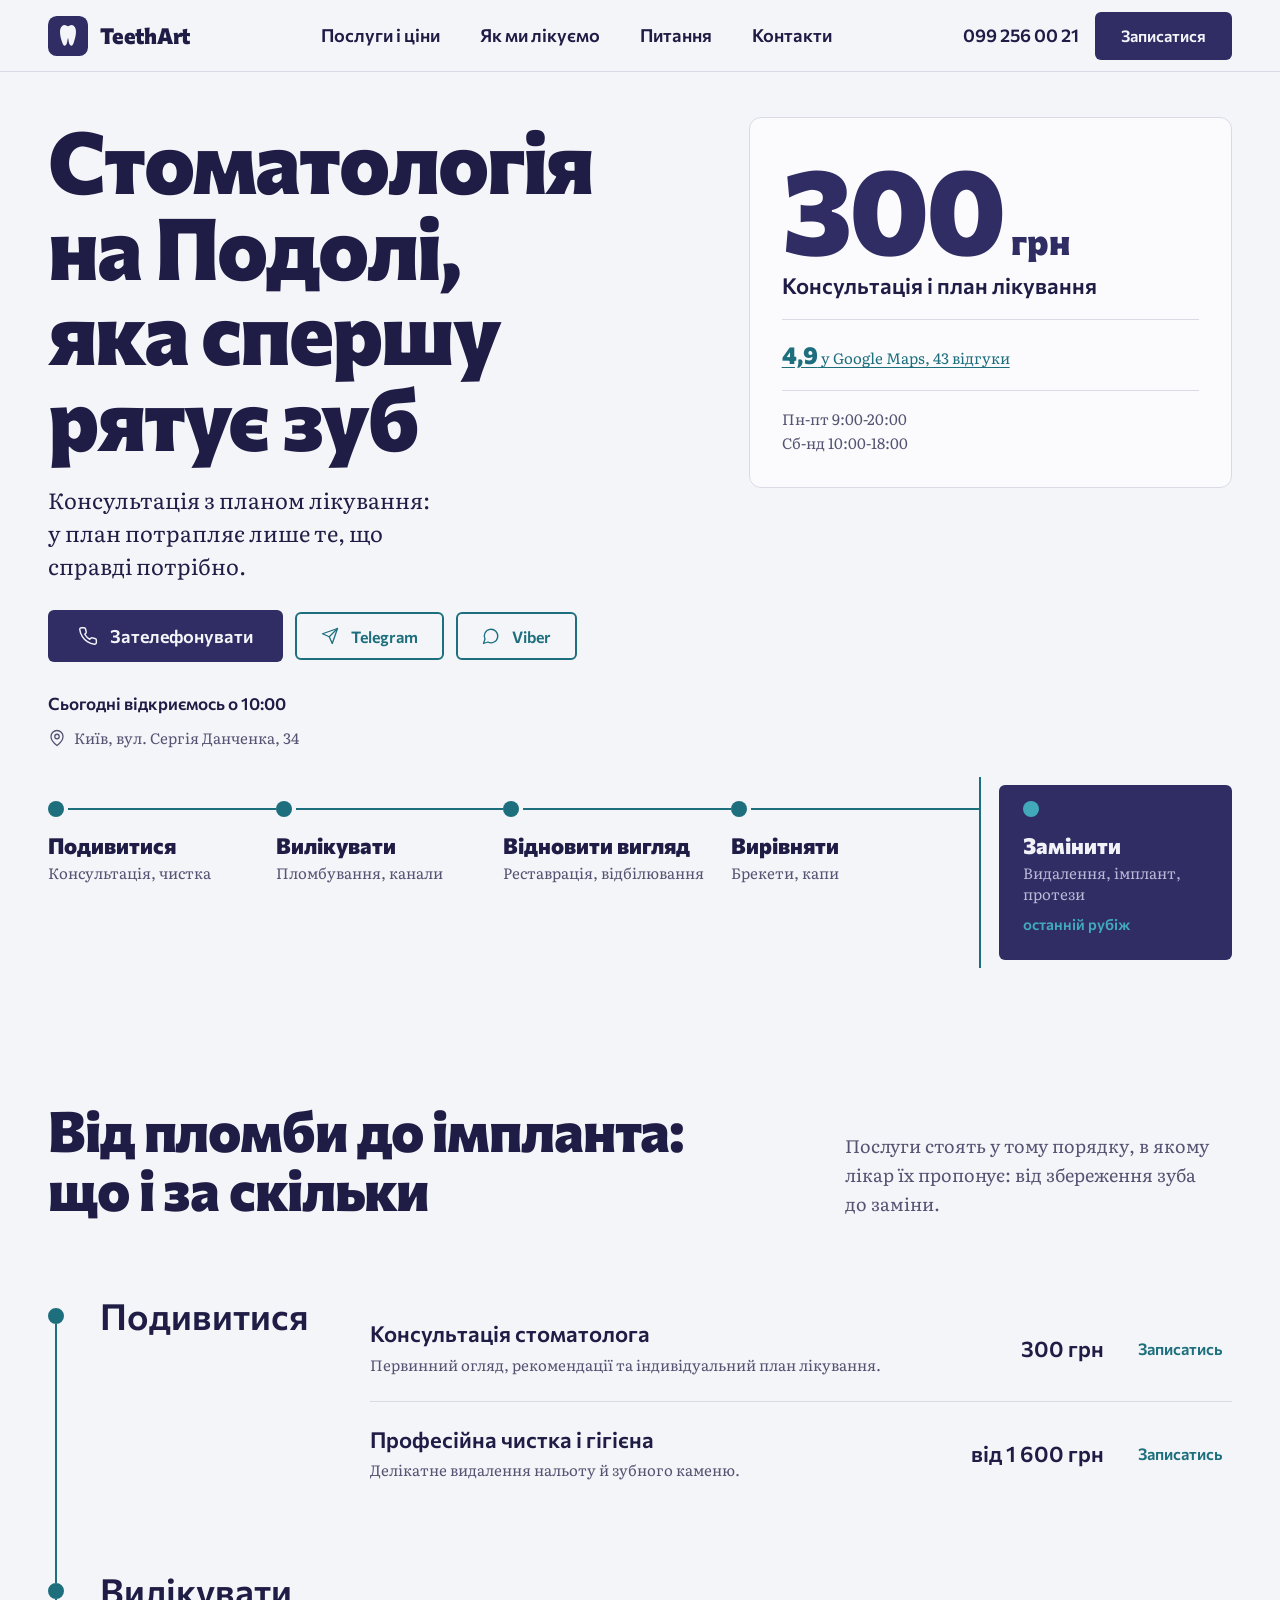
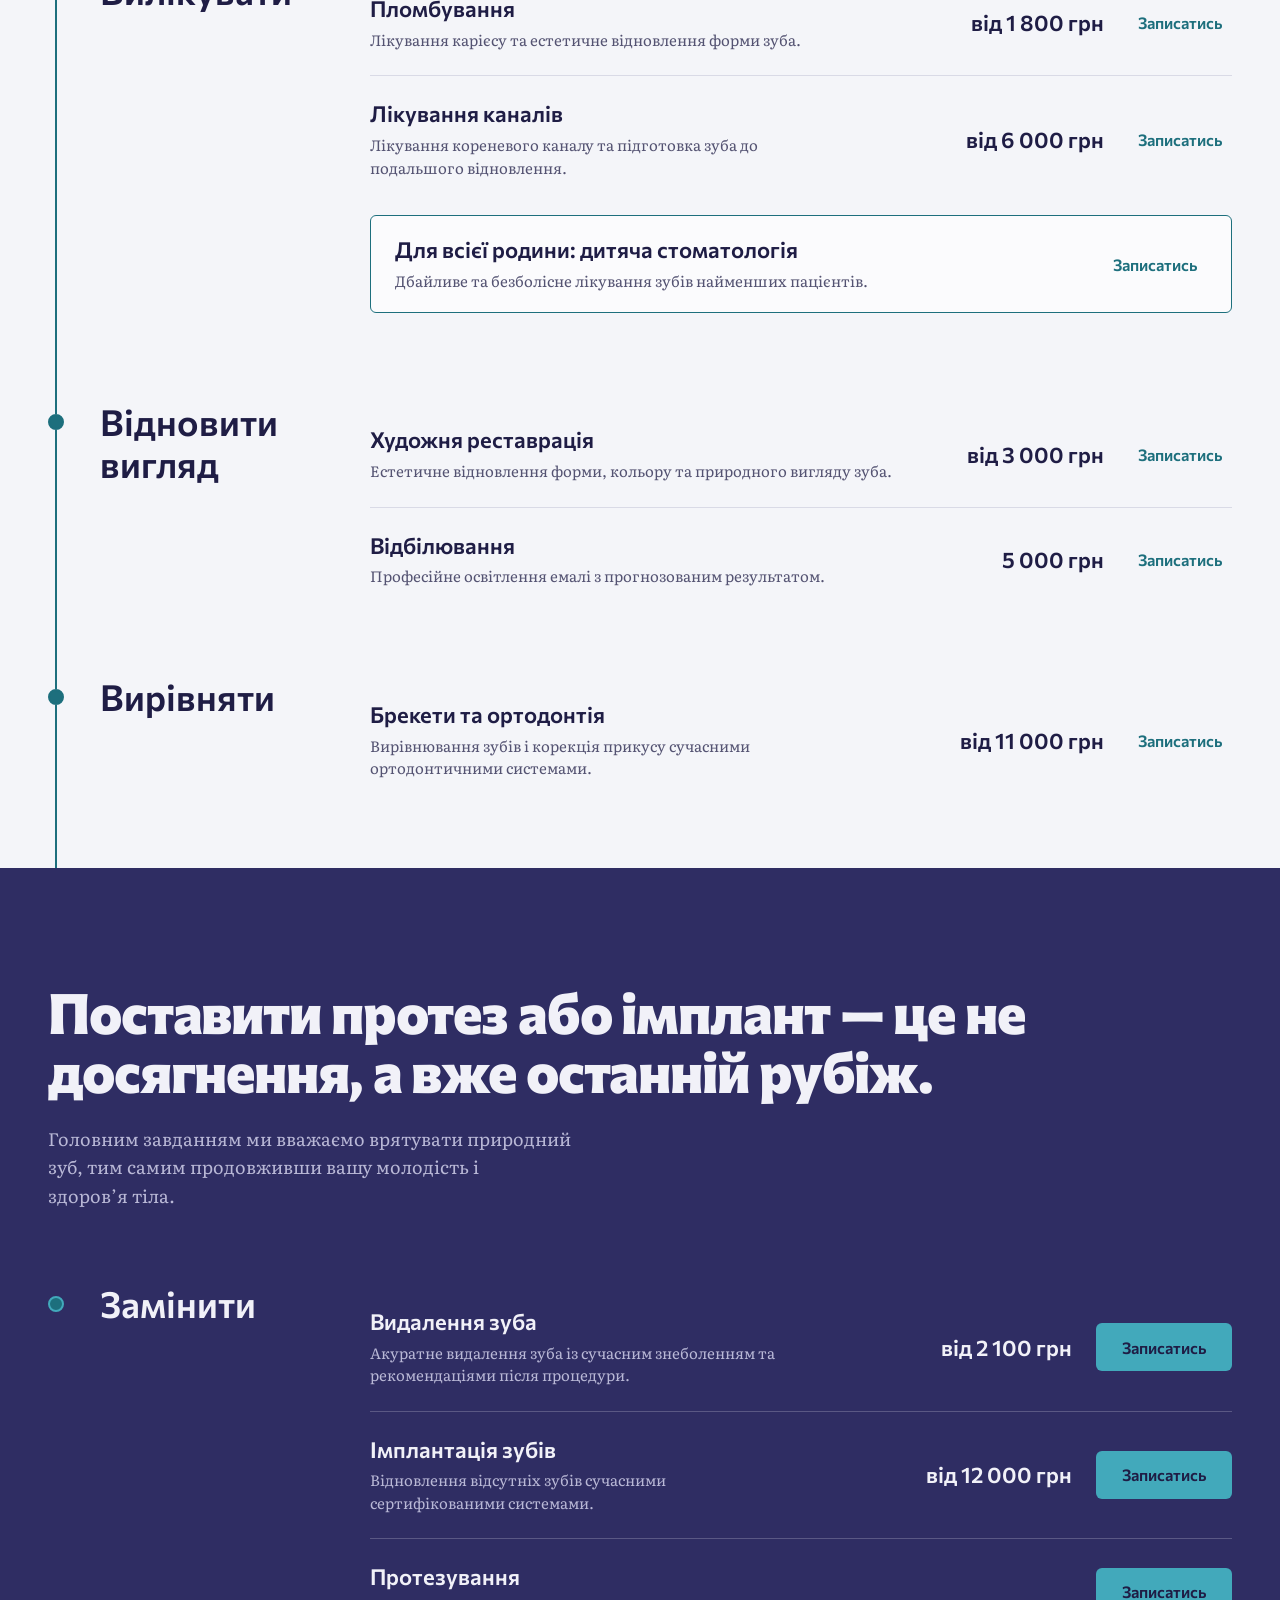
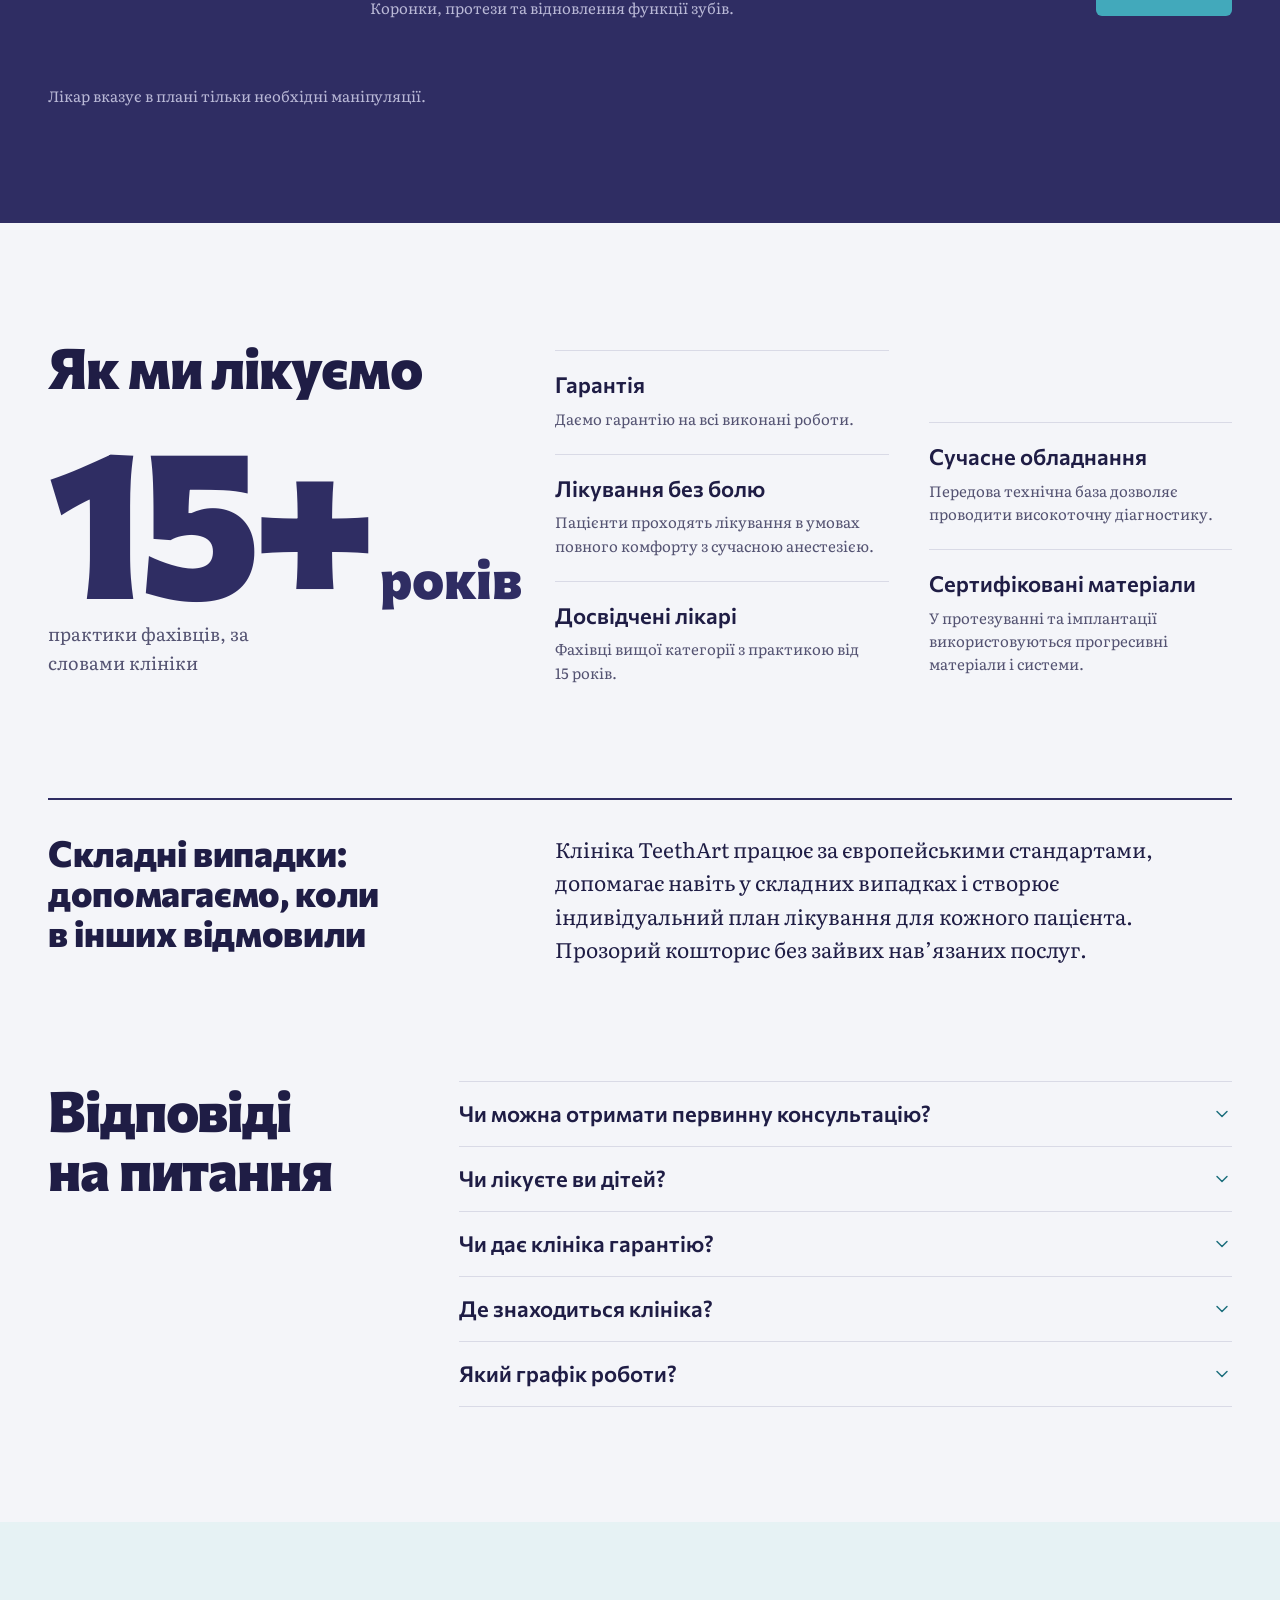
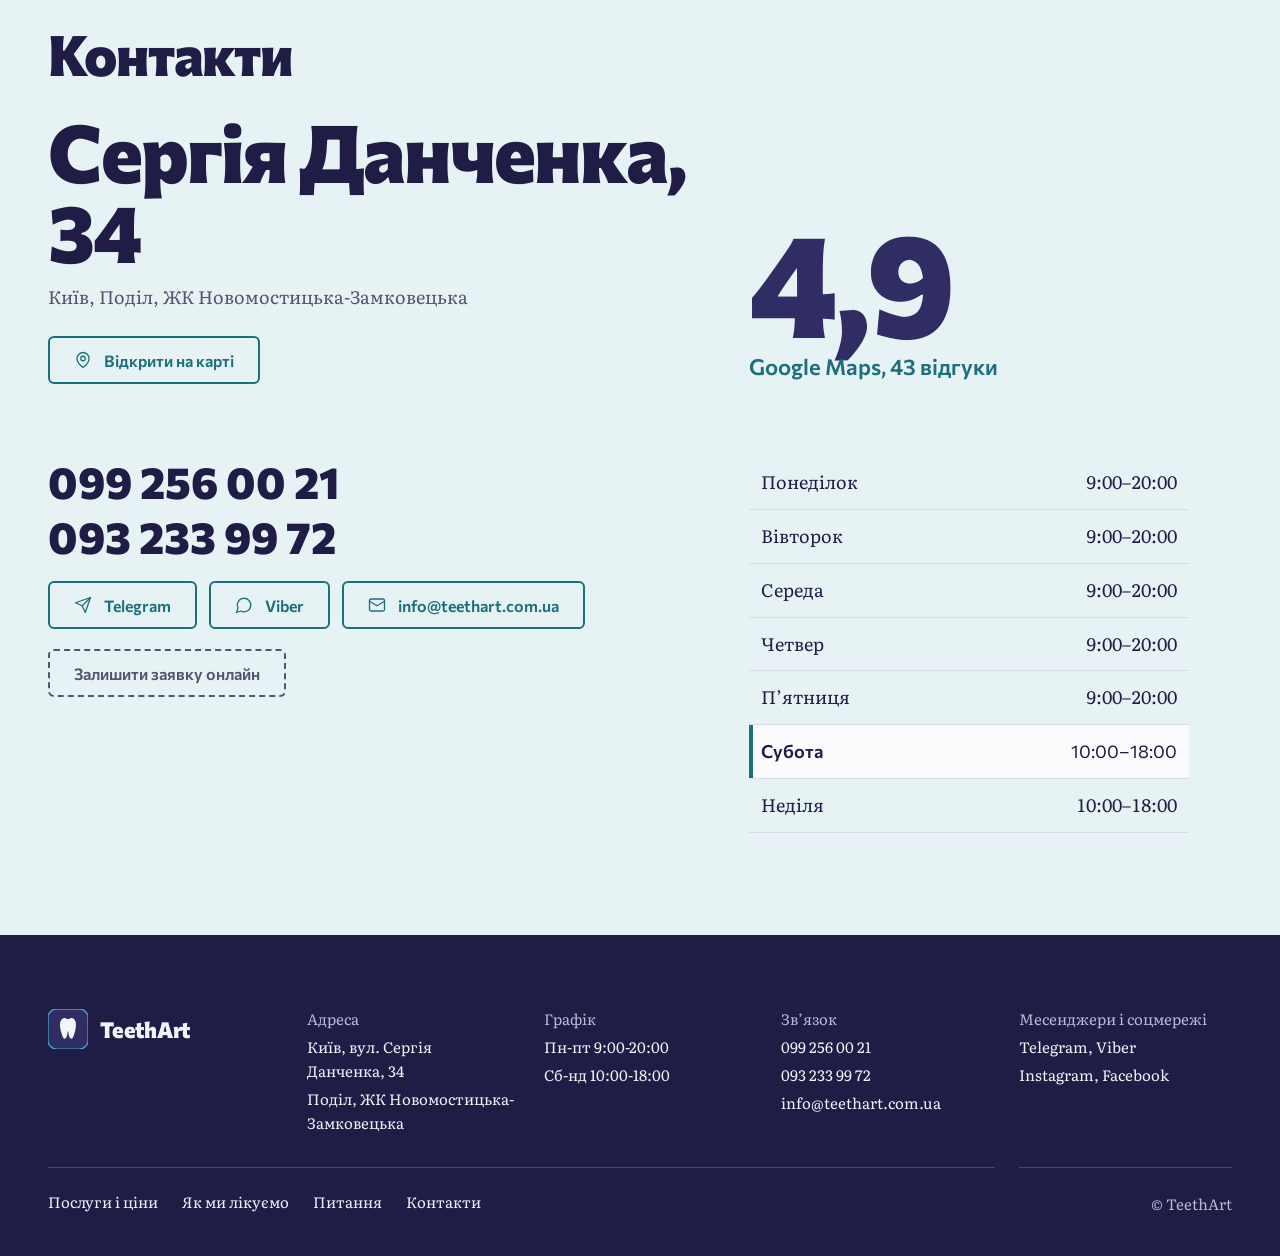
<file: teethart/index.html>
<!DOCTYPE html><html lang="uk"> <head><meta charset="utf-8"><script>document.documentElement.classList.add("js")</script><meta name="viewport" content="width=device-width, initial-scale=1"><title data-rec="SEO-R03">Стоматологія на Подолі — TeethArt, вул. Сергія Данченка 34</title><meta name="description" content="Консультація 300 грн, лікування, імплантація, брекети, дитяча стоматологія. Відкриті ціни, графік пн-пт 9:00-20:00, сб-нд 10:00-18:00. Київ, Поділ."><meta property="og:title" content="Стоматологія на Подолі — TeethArt, вул. Сергія Данченка 34"><meta property="og:description" content="Консультація 300 грн, лікування, імплантація, брекети, дитяча стоматологія. Відкриті ціни, графік пн-пт 9:00-20:00, сб-нд 10:00-18:00. Київ, Поділ."><meta name="robots" content="noindex"><meta name="theme-color" content="#F4F5F9"><link rel="icon" href="./favicon.svg" type="image/svg+xml"><script type="application/ld+json" data-rec="SEO-R04">{"@context":"https://schema.org","@type":"Dentist","name":"TeethArt","telephone":["+380992560021","+380932339972"],"email":"info@teethart.com.ua","address":{"@type":"PostalAddress","streetAddress":"вул. Сергія Данченка, 34","addressLocality":"Київ","addressCountry":"UA"},"openingHoursSpecification":[{"@type":"OpeningHoursSpecification","dayOfWeek":"Monday","opens":"09:00","closes":"20:00"},{"@type":"OpeningHoursSpecification","dayOfWeek":"Tuesday","opens":"09:00","closes":"20:00"},{"@type":"OpeningHoursSpecification","dayOfWeek":"Wednesday","opens":"09:00","closes":"20:00"},{"@type":"OpeningHoursSpecification","dayOfWeek":"Thursday","opens":"09:00","closes":"20:00"},{"@type":"OpeningHoursSpecification","dayOfWeek":"Friday","opens":"09:00","closes":"20:00"},{"@type":"OpeningHoursSpecification","dayOfWeek":"Saturday","opens":"10:00","closes":"18:00"},{"@type":"OpeningHoursSpecification","dayOfWeek":"Sunday","opens":"10:00","closes":"18:00"}],"sameAs":["https://www.instagram.com/teethart/","https://www.facebook.com/TeethArtKyiv/"],"makesOffer":[{"@type":"Offer","itemOffered":{"@type":"MedicalProcedure","name":"Консультація стоматолога"},"priceCurrency":"UAH","price":"300","description":"300 грн"},{"@type":"Offer","itemOffered":{"@type":"MedicalProcedure","name":"Професійна чистка і гігієна"},"priceCurrency":"UAH","price":"1600","description":"від 1 600 грн"},{"@type":"Offer","itemOffered":{"@type":"MedicalProcedure","name":"Пломбування"},"priceCurrency":"UAH","price":"1800","description":"від 1 800 грн"},{"@type":"Offer","itemOffered":{"@type":"MedicalProcedure","name":"Лікування каналів"},"priceCurrency":"UAH","price":"6000","description":"від 6 000 грн"},{"@type":"Offer","itemOffered":{"@type":"MedicalProcedure","name":"Художня реставрація"},"priceCurrency":"UAH","price":"3000","description":"від 3 000 грн"},{"@type":"Offer","itemOffered":{"@type":"MedicalProcedure","name":"Відбілювання"},"priceCurrency":"UAH","price":"5000","description":"5 000 грн"},{"@type":"Offer","itemOffered":{"@type":"MedicalProcedure","name":"Брекети та ортодонтія"},"priceCurrency":"UAH","price":"11000","description":"від 11 000 грн"},{"@type":"Offer","itemOffered":{"@type":"MedicalProcedure","name":"Видалення зуба"},"priceCurrency":"UAH","price":"2100","description":"від 2 100 грн"},{"@type":"Offer","itemOffered":{"@type":"MedicalProcedure","name":"Імплантація зубів"},"priceCurrency":"UAH","price":"12000","description":"від 12 000 грн"}]}</script><link rel="stylesheet" href="./_astro/index.CoSKjNkv.css"></head> <body id="top"> <a class="skip-link" href="#main">До змісту</a> <header class="header" data-rec="WEB-R02,SEO-R01"> <div class="header__in"> <a class="logo logo--light" href="#top" aria-label="TeethArt, на початок сторінки"> <svg class="logo__mark" width="40" height="40" viewBox="0 0 64 64" aria-hidden="true" focusable="false"><rect width="64" height="64" rx="14" class="logo__bg"></rect><path transform="translate(8 8) scale(.75)" d="M20 10c5-4 9 1 12 1s7-5 12-1c9 7 4 25 0 37-2 6-6 8-9 2-2-4-2-12-3-12s-1 8-3 12c-3 6-7 4-9-2-4-12-9-30 0-37Z" class="logo__tooth"></path></svg> <span class="logo__word">TeethArt</span> </a> <nav class="header__nav" aria-label="Розділи сторінки"> <a href="#services">Послуги і ціни</a><a href="#why">Як ми лікуємо</a><a href="#faq">Питання</a><a href="#contacts">Контакти</a> </nav> <div class="header__act"> <a class="header__tel" href="tel:+380992560021">099 256 00 21</a> <a class="btn btn--primary header__book" href="#contacts" data-book aria-haspopup="dialog">Записатися</a> <a class="btn btn--primary header__call" href="tel:+380992560021"><svg class="icon" width="18" height="18" viewBox="0 0 24 24" fill="none" stroke="currentColor" stroke-width="1.75" stroke-linecap="round" stroke-linejoin="round" aria-hidden="true" focusable="false"> <path d="M22 16.92v3a2 2 0 0 1-2.18 2 19.79 19.79 0 0 1-8.63-3.07 19.5 19.5 0 0 1-6-6 19.79 19.79 0 0 1-3.07-8.67A2 2 0 0 1 4.11 2h3a2 2 0 0 1 2 1.72 12.84 12.84 0 0 0 .7 2.81 2 2 0 0 1-.45 2.11L8.09 9.91a16 16 0 0 0 6 6l1.27-1.27a2 2 0 0 1 2.11-.45 12.84 12.84 0 0 0 2.81.7A2 2 0 0 1 22 16.92z"></path>        </svg>Подзвонити</a> <details class="mnav" data-mnav> <summary class="mnav__btn" aria-label="Меню"><span class="mnav__open"><svg class="icon" width="20" height="20" viewBox="0 0 24 24" fill="none" stroke="currentColor" stroke-width="1.75" stroke-linecap="round" stroke-linejoin="round" aria-hidden="true" focusable="false">     <path d="M4 7h16"></path><path d="M4 12h16"></path><path d="M4 17h16"></path>    </svg></span><span class="mnav__shut"><svg class="icon" width="20" height="20" viewBox="0 0 24 24" fill="none" stroke="currentColor" stroke-width="1.75" stroke-linecap="round" stroke-linejoin="round" aria-hidden="true" focusable="false">      <path d="M18 6 6 18"></path><path d="m6 6 12 12"></path>   </svg></span></summary> <div class="mnav__panel"> <nav aria-label="Розділи сторінки, меню"> <a href="#services">Послуги і ціни</a><a href="#why">Як ми лікуємо</a><a href="#faq">Питання</a><a href="#contacts">Контакти</a> </nav> <div class="mnav__ch"> <a class="btn btn--ghost" href="https://t.me/+380992560021" target="_blank" rel="noopener"><svg class="icon" width="18" height="18" viewBox="0 0 24 24" fill="none" stroke="currentColor" stroke-width="1.75" stroke-linecap="round" stroke-linejoin="round" aria-hidden="true" focusable="false">  <path d="m22 2-7 20-4-9-9-4Z"></path><path d="M22 2 11 13"></path>       </svg>Telegram</a> <a class="btn btn--ghost" href="viber://chat?number=%2B380992560021"><svg class="icon" width="18" height="18" viewBox="0 0 24 24" fill="none" stroke="currentColor" stroke-width="1.75" stroke-linecap="round" stroke-linejoin="round" aria-hidden="true" focusable="false">   <path d="M7.9 20A9 9 0 1 0 4 16.1L2 22Z"></path>      </svg>Viber</a> </div> <p class="mnav__tel">099 256 00 21, 093 233 99 72</p> </div> </details> </div> </div> </header> <main id="main">   <section id="hero" data-rec="WEB-R01,SEO-R04,S-R001" class="hero">  <div class="hero__top container"> <div class="hero__main"> <h1 class="hero__h1">Стоматологія на Подолі, яка спершу рятує зуб</h1> <p class="hero__lead">Консультація з планом лікування: у план потрапляє лише те, що справді потрібно.</p> <div class="hero__act"> <a class="btn btn--primary btn--lg hero__call" href="tel:+380992560021"><svg class="icon" width="20" height="20" viewBox="0 0 24 24" fill="none" stroke="currentColor" stroke-width="1.75" stroke-linecap="round" stroke-linejoin="round" aria-hidden="true" focusable="false"> <path d="M22 16.92v3a2 2 0 0 1-2.18 2 19.79 19.79 0 0 1-8.63-3.07 19.5 19.5 0 0 1-6-6 19.79 19.79 0 0 1-3.07-8.67A2 2 0 0 1 4.11 2h3a2 2 0 0 1 2 1.72 12.84 12.84 0 0 0 .7 2.81 2 2 0 0 1-.45 2.11L8.09 9.91a16 16 0 0 0 6 6l1.27-1.27a2 2 0 0 1 2.11-.45 12.84 12.84 0 0 0 2.81.7A2 2 0 0 1 22 16.92z"></path>        </svg>Зателефонувати</a> <div class="hero__msg"> <a class="btn btn--ghost" href="https://t.me/+380992560021" target="_blank" rel="noopener"><svg class="icon" width="18" height="18" viewBox="0 0 24 24" fill="none" stroke="currentColor" stroke-width="1.75" stroke-linecap="round" stroke-linejoin="round" aria-hidden="true" focusable="false">  <path d="m22 2-7 20-4-9-9-4Z"></path><path d="M22 2 11 13"></path>       </svg>Telegram</a> <a class="btn btn--ghost" href="viber://chat?number=%2B380992560021"><svg class="icon" width="18" height="18" viewBox="0 0 24 24" fill="none" stroke="currentColor" stroke-width="1.75" stroke-linecap="round" stroke-linejoin="round" aria-hidden="true" focusable="false">   <path d="M7.9 20A9 9 0 1 0 4 16.1L2 22Z"></path>      </svg>Viber</a> </div> </div> <div class="hero__facts"> <p class="hero__open" data-open-status> <span class="hero__open-line">Пн-пт 9:00-20:00</span> <span class="hero__open-line">Сб-нд 10:00-18:00</span> </p> <p class="hero__addr"><svg class="icon" width="18" height="18" viewBox="0 0 24 24" fill="none" stroke="currentColor" stroke-width="1.75" stroke-linecap="round" stroke-linejoin="round" aria-hidden="true" focusable="false">    <path d="M20 10c0 6-8 12-8 12s-8-6-8-12a8 8 0 0 1 16 0Z"></path><circle cx="12" cy="10" r="3"></circle>     </svg>Київ, вул. Сергія Данченка, 34</p> </div> </div> <div class="hero__card" role="group" aria-label="Ціна консультації, рейтинг і графік"> <p class="hero__price" aria-label="Ціна консультації 300 гривень"> <span class="hero__price-num">300<span class="hero__price-cur"> грн</span></span> <span class="hero__price-cap">Консультація і план лікування</span> </p> <p class="hero__rate"><a href="https://www.google.com/maps/search/?api=1&query=TeethArt+%D0%B2%D1%83%D0%BB.+%D0%A1%D0%B5%D1%80%D0%B3%D1%96%D1%8F+%D0%94%D0%B0%D0%BD%D1%87%D0%B5%D0%BD%D0%BA%D0%B0+34+%D0%9A%D0%B8%D1%97%D0%B2" target="_blank" rel="noopener"><span class="hero__rate-num">4,9</span> у Google Maps, 43 відгуки</a></p> <p class="hero__hours">Пн-пт 9:00-20:00<br>Сб-нд 10:00-18:00</p> </div> </div> <div class="hero__scale container"> <ol class="hscale" aria-label="Шкала лікування TeethArt"> <li class="hscale__step" style="--i:0"> <a href="#stage-look"> <span class="hscale__node" aria-hidden="true"></span> <span class="hscale__name">Подивитися</span> <span class="hscale__short">Консультація, чистка</span>  </a> </li><li class="hscale__step" style="--i:1"> <a href="#stage-treat"> <span class="hscale__node" aria-hidden="true"></span> <span class="hscale__name">Вилікувати</span> <span class="hscale__short">Пломбування, канали</span>  </a> </li><li class="hscale__step" style="--i:2"> <a href="#stage-restore"> <span class="hscale__node" aria-hidden="true"></span> <span class="hscale__name">Відновити вигляд</span> <span class="hscale__short">Реставрація, відбілювання</span>  </a> </li><li class="hscale__step" style="--i:3"> <a href="#stage-align"> <span class="hscale__node" aria-hidden="true"></span> <span class="hscale__name">Вирівняти</span> <span class="hscale__short">Брекети, капи</span>  </a> </li><li class="hscale__step hscale__step--last" style="--i:4"> <a href="#stage-replace"> <span class="hscale__node" aria-hidden="true"></span> <span class="hscale__name">Замінити</span> <span class="hscale__short">Видалення, імплант, протези</span> <span class="hscale__note">останній рубіж</span> </a> </li> </ol> </div>  </section> <section id="services" data-rec="WEB-R03,SEO-R01,SEO-R05" class="services" aria-label="Послуги і ціни">  <div class="services__head container"> <h2 class="h-section">Від пломби до імпланта: що і за скільки</h2> <p class="services__lead">Послуги стоять у тому порядку, в якому лікар їх пропонує: від збереження зуба до заміни.</p> </div> <div class="container"> <ol class="scale"> <li class="stage" id="stage-look" data-stage style="--n:0"> <span class="stage__node" aria-hidden="true"></span> <span class="stage__line" aria-hidden="true"><span class="stage__fill"></span></span> <h3 class="stage__name">Подивитися</h3> <div class="stage__body"> <ul class="rows"> <li class="row"> <div class="row__txt"> <span class="future-link row__name" role="link" aria-disabled="true" tabindex="0"> Консультація стоматолога <span class="future-link__note" aria-hidden="true">Розділ у розробці</span> <span class="visually-hidden">(Розділ у розробці)</span> </span> <p class="row__desc">Первинний огляд, рекомендації та індивідуальний план лікування.</p> </div> <p class="row__price">300 грн</p> <a class="btn btn--quiet" href="#contacts" data-book data-service="Консультація стоматолога" aria-haspopup="dialog">Записатись</a> </li><li class="row"> <div class="row__txt"> <span class="future-link row__name" role="link" aria-disabled="true" tabindex="0"> Професійна чистка і гігієна <span class="future-link__note" aria-hidden="true">Розділ у розробці</span> <span class="visually-hidden">(Розділ у розробці)</span> </span> <p class="row__desc">Делікатне видалення нальоту й зубного каменю.</p> </div> <p class="row__price">від 1 600 грн</p> <a class="btn btn--quiet" href="#contacts" data-book data-service="Професійна чистка і гігієна" aria-haspopup="dialog">Записатись</a> </li> </ul>  </div> </li><li class="stage" id="stage-treat" data-stage style="--n:1"> <span class="stage__node" aria-hidden="true"></span> <span class="stage__line" aria-hidden="true"><span class="stage__fill"></span></span> <h3 class="stage__name">Вилікувати</h3> <div class="stage__body"> <ul class="rows"> <li class="row"> <div class="row__txt"> <span class="future-link row__name" role="link" aria-disabled="true" tabindex="0"> Пломбування <span class="future-link__note" aria-hidden="true">Розділ у розробці</span> <span class="visually-hidden">(Розділ у розробці)</span> </span> <p class="row__desc">Лікування карієсу та естетичне відновлення форми зуба.</p> </div> <p class="row__price">від 1 800 грн</p> <a class="btn btn--quiet" href="#contacts" data-book data-service="Пломбування" aria-haspopup="dialog">Записатись</a> </li><li class="row"> <div class="row__txt"> <span class="future-link row__name" role="link" aria-disabled="true" tabindex="0"> Лікування каналів <span class="future-link__note" aria-hidden="true">Розділ у розробці</span> <span class="visually-hidden">(Розділ у розробці)</span> </span> <p class="row__desc">Лікування кореневого каналу та підготовка зуба до подальшого відновлення.</p> </div> <p class="row__price">від 6 000 грн</p> <a class="btn btn--quiet" href="#contacts" data-book data-service="Лікування каналів" aria-haspopup="dialog">Записатись</a> </li> </ul> <div class="family"> <div> <span class="future-link family__name" role="link" aria-disabled="true" tabindex="0"> Для всієї родини: дитяча стоматологія <span class="future-link__note" aria-hidden="true">Розділ у розробці</span> <span class="visually-hidden">(Розділ у розробці)</span> </span> <p class="row__desc">Дбайливе та безболісне лікування зубів найменших пацієнтів.</p> </div> <a class="btn btn--quiet" href="#contacts" data-book data-service="Дитяча стоматологія" aria-haspopup="dialog">Записатись</a> </div> </div> </li><li class="stage" id="stage-restore" data-stage style="--n:2"> <span class="stage__node" aria-hidden="true"></span> <span class="stage__line" aria-hidden="true"><span class="stage__fill"></span></span> <h3 class="stage__name">Відновити вигляд</h3> <div class="stage__body"> <ul class="rows"> <li class="row"> <div class="row__txt"> <span class="future-link row__name" role="link" aria-disabled="true" tabindex="0"> Художня реставрація <span class="future-link__note" aria-hidden="true">Розділ у розробці</span> <span class="visually-hidden">(Розділ у розробці)</span> </span> <p class="row__desc">Естетичне відновлення форми, кольору та природного вигляду зуба.</p> </div> <p class="row__price">від 3 000 грн</p> <a class="btn btn--quiet" href="#contacts" data-book data-service="Художня реставрація" aria-haspopup="dialog">Записатись</a> </li><li class="row"> <div class="row__txt"> <span class="future-link row__name" role="link" aria-disabled="true" tabindex="0"> Відбілювання <span class="future-link__note" aria-hidden="true">Розділ у розробці</span> <span class="visually-hidden">(Розділ у розробці)</span> </span> <p class="row__desc">Професійне освітлення емалі з прогнозованим результатом.</p> </div> <p class="row__price">5 000 грн</p> <a class="btn btn--quiet" href="#contacts" data-book data-service="Відбілювання" aria-haspopup="dialog">Записатись</a> </li> </ul>  </div> </li><li class="stage" id="stage-align" data-stage style="--n:3"> <span class="stage__node" aria-hidden="true"></span> <span class="stage__line" aria-hidden="true"><span class="stage__fill"></span></span> <h3 class="stage__name">Вирівняти</h3> <div class="stage__body"> <ul class="rows"> <li class="row"> <div class="row__txt"> <span class="future-link row__name" role="link" aria-disabled="true" tabindex="0"> Брекети та ортодонтія <span class="future-link__note" aria-hidden="true">Розділ у розробці</span> <span class="visually-hidden">(Розділ у розробці)</span> </span> <p class="row__desc">Вирівнювання зубів і корекція прикусу сучасними ортодонтичними системами.</p> </div> <p class="row__price">від 11 000 грн</p> <a class="btn btn--quiet" href="#contacts" data-book data-service="Брекети та ортодонтія" aria-haspopup="dialog">Записатись</a> </li> </ul>  </div> </li> </ol> </div> <div class="band-wrap" data-band-wrap> <div class="band" data-band> <div class="container"> <p class="band__statement" data-statement>Поставити протез або імплант — це не досягнення, а вже останній рубіж.</p> <p class="band__sub">Головним завданням ми вважаємо врятувати природний зуб, тим самим продовживши вашу молодість і здоров’я тіла.</p> <ol class="scale scale--dark"> <li class="stage stage--last" id="stage-replace" data-stage style="--n:4"> <span class="stage__node" aria-hidden="true"></span> <h3 class="stage__name">Замінити</h3> <div class="stage__body"> <ul class="rows"> <li class="row"> <div class="row__txt"> <span class="future-link row__name" role="link" aria-disabled="true" tabindex="0"> Видалення зуба <span class="future-link__note" aria-hidden="true">Розділ у розробці</span> <span class="visually-hidden">(Розділ у розробці)</span> </span> <p class="row__desc">Акуратне видалення зуба із сучасним знеболенням та рекомендаціями після процедури.</p> </div> <p class="row__price">від 2 100 грн</p> <a class="btn btn--accent" href="#contacts" data-book data-service="Видалення зуба" aria-haspopup="dialog">Записатись</a> </li><li class="row"> <div class="row__txt"> <span class="future-link row__name" role="link" aria-disabled="true" tabindex="0"> Імплантація зубів <span class="future-link__note" aria-hidden="true">Розділ у розробці</span> <span class="visually-hidden">(Розділ у розробці)</span> </span> <p class="row__desc">Відновлення відсутніх зубів сучасними сертифікованими системами.</p> </div> <p class="row__price">від 12 000 грн</p> <a class="btn btn--accent" href="#contacts" data-book data-service="Імплантація зубів" aria-haspopup="dialog">Записатись</a> </li><li class="row"> <div class="row__txt"> <span class="future-link row__name" role="link" aria-disabled="true" tabindex="0"> Протезування <span class="future-link__note" aria-hidden="true">Розділ у розробці</span> <span class="visually-hidden">(Розділ у розробці)</span> </span> <p class="row__desc">Коронки, протези та відновлення функції зубів.</p> </div> <p class="row__price"></p> <a class="btn btn--accent" href="#contacts" data-book data-service="Протезування" aria-haspopup="dialog">Записатись</a> </li> </ul> </div> </li> </ol> <p class="band__foot">Лікар вказує в плані тільки необхідні маніпуляції.</p> </div> </div> </div>  </section> <section id="why" data-rec="WEB-R05" class="why" aria-label="Як ми лікуємо">  <div class="why__grid container"> <div class="why__stat"> <h2 class="h-section why__h">Як ми лікуємо</h2> <p class="why__num">15+<span class="why__unit"> років</span></p> <p class="why__cap">практики фахівців, за словами клініки</p> </div> <div class="why__claims"> <ul class="why__col"> <li><h3 class="why__t">Гарантія</h3><p>Даємо гарантію на всі виконані роботи.</p></li><li><h3 class="why__t">Лікування без болю</h3><p>Пацієнти проходять лікування в умовах повного комфорту з сучасною анестезією.</p></li><li><h3 class="why__t">Досвідчені лікарі</h3><p>Фахівці вищої категорії з практикою від 15 років.</p></li> </ul> <ul class="why__col why__col--b"> <li><h3 class="why__t">Сучасне обладнання</h3><p>Передова технічна база дозволяє проводити високоточну діагностику.</p></li><li><h3 class="why__t">Сертифіковані матеріали</h3><p>У протезуванні та імплантації використовуються прогресивні матеріали і системи.</p></li> </ul> </div> </div> <div class="why__hard container"> <h3 class="why__hard-t">Складні випадки: допомагаємо, коли в інших відмовили</h3> <p>Клініка TeethArt працює за європейськими стандартами, допомагає навіть у складних випадках і створює індивідуальний план лікування для кожного пацієнта. Прозорий кошторис без зайвих нав’язаних послуг.</p> </div>  </section> <section id="faq" data-rec="SEO-R04" class="faq" aria-label="Питання і відповіді">  <div class="faq__grid container"> <h2 class="h-section faq__h">Відповіді на питання</h2> <div class="faq__list"> <details class="qa"> <summary class="qa__q"><span>Чи можна отримати первинну консультацію?</span><svg class="icon" width="20" height="20" viewBox="0 0 24 24" fill="none" stroke="currentColor" stroke-width="1.75" stroke-linecap="round" stroke-linejoin="round" aria-hidden="true" focusable="false">       <path d="m6 9 6 6 6-6"></path>  </svg></summary> <p class="qa__a">Так. Записатися на первинний прийом можна за телефонами 099 256 00 21 і 093 233 99 72 або написавши в Telegram чи Viber. Консультація коштує 300 грн.</p> </details><details class="qa"> <summary class="qa__q"><span>Чи лікуєте ви дітей?</span><svg class="icon" width="20" height="20" viewBox="0 0 24 24" fill="none" stroke="currentColor" stroke-width="1.75" stroke-linecap="round" stroke-linejoin="round" aria-hidden="true" focusable="false">       <path d="m6 9 6 6 6-6"></path>  </svg></summary> <p class="qa__a">Так. У клініці проводиться ефективне і абсолютно безболісне лікування зубів найменших пацієнтів.</p> </details><details class="qa"> <summary class="qa__q"><span>Чи дає клініка гарантію?</span><svg class="icon" width="20" height="20" viewBox="0 0 24 24" fill="none" stroke="currentColor" stroke-width="1.75" stroke-linecap="round" stroke-linejoin="round" aria-hidden="true" focusable="false">       <path d="m6 9 6 6 6-6"></path>  </svg></summary> <p class="qa__a">Так. Клініка дає гарантію на виконані роботи.</p> </details><details class="qa"> <summary class="qa__q"><span>Де знаходиться клініка?</span><svg class="icon" width="20" height="20" viewBox="0 0 24 24" fill="none" stroke="currentColor" stroke-width="1.75" stroke-linecap="round" stroke-linejoin="round" aria-hidden="true" focusable="false">       <path d="m6 9 6 6 6-6"></path>  </svg></summary> <p class="qa__a">Київ, вул. Сергія Данченка, 34, Подільський район, ЖК Новомостицька-Замковецька.</p> </details><details class="qa"> <summary class="qa__q"><span>Який графік роботи?</span><svg class="icon" width="20" height="20" viewBox="0 0 24 24" fill="none" stroke="currentColor" stroke-width="1.75" stroke-linecap="round" stroke-linejoin="round" aria-hidden="true" focusable="false">       <path d="m6 9 6 6 6-6"></path>  </svg></summary> <p class="qa__a">Пн-пт 9:00-20:00, сб-нд 10:00-18:00.</p> </details> </div> </div>  </section> <section id="contacts" data-rec="WEB-R04,S-R001" class="contacts" aria-label="Контакти">  <div class="contacts__grid container"> <div class="contacts__addr"> <h2 class="h-section">Контакти</h2> <p class="contacts__street">Сергія Данченка, 34</p> <p class="contacts__area">Київ, Поділ, ЖК Новомостицька-Замковецька</p> <p class="contacts__map"><a class="btn btn--ghost" href="https://www.google.com/maps/search/?api=1&query=%D0%9A%D0%B8%D1%97%D0%B2%2C+%D0%B2%D1%83%D0%BB.+%D0%A1%D0%B5%D1%80%D0%B3%D1%96%D1%8F+%D0%94%D0%B0%D0%BD%D1%87%D0%B5%D0%BD%D0%BA%D0%B0%2C+34" target="_blank" rel="noopener"><svg class="icon" width="18" height="18" viewBox="0 0 24 24" fill="none" stroke="currentColor" stroke-width="1.75" stroke-linecap="round" stroke-linejoin="round" aria-hidden="true" focusable="false">    <path d="M20 10c0 6-8 12-8 12s-8-6-8-12a8 8 0 0 1 16 0Z"></path><circle cx="12" cy="10" r="3"></circle>     </svg>Відкрити на карті</a></p> </div> <p class="contacts__rate"> <a href="https://www.google.com/maps/search/?api=1&query=TeethArt+%D0%B2%D1%83%D0%BB.+%D0%A1%D0%B5%D1%80%D0%B3%D1%96%D1%8F+%D0%94%D0%B0%D0%BD%D1%87%D0%B5%D0%BD%D0%BA%D0%B0+34+%D0%9A%D0%B8%D1%97%D0%B2" target="_blank" rel="noopener"><span class="contacts__rate-num">4,9</span><span class="contacts__rate-cap">Google Maps, 43 відгуки</span></a> </p> <div class="contacts__ch"> <p class="contacts__phones"> <a href="tel:+380992560021">099 256 00 21</a><span class="visually-hidden">, </span><a href="tel:+380932339972">093 233 99 72</a> </p> <p class="contacts__links"> <a class="btn btn--ghost" href="https://t.me/+380992560021" target="_blank" rel="noopener"><svg class="icon" width="18" height="18" viewBox="0 0 24 24" fill="none" stroke="currentColor" stroke-width="1.75" stroke-linecap="round" stroke-linejoin="round" aria-hidden="true" focusable="false">  <path d="m22 2-7 20-4-9-9-4Z"></path><path d="M22 2 11 13"></path>       </svg>Telegram</a> <a class="btn btn--ghost" href="viber://chat?number=%2B380992560021"><svg class="icon" width="18" height="18" viewBox="0 0 24 24" fill="none" stroke="currentColor" stroke-width="1.75" stroke-linecap="round" stroke-linejoin="round" aria-hidden="true" focusable="false">   <path d="M7.9 20A9 9 0 1 0 4 16.1L2 22Z"></path>      </svg>Viber</a> <a class="btn btn--ghost" href="mailto:info@teethart.com.ua"><svg class="icon" width="18" height="18" viewBox="0 0 24 24" fill="none" stroke="currentColor" stroke-width="1.75" stroke-linecap="round" stroke-linejoin="round" aria-hidden="true" focusable="false">        <rect x="2" y="4" width="20" height="16" rx="2"></rect><path d="m22 7-10 6L2 7"></path> </svg>info@teethart.com.ua</a> </p> <p class="contacts__online"> <span class="future-link btn btn--disabled" role="link" aria-disabled="true" tabindex="0"> Залишити заявку онлайн <span class="future-link__note" aria-hidden="true">Онлайн-заявка з’явиться в повній версії сайту</span> <span class="visually-hidden">(Онлайн-заявка з’явиться в повній версії сайту)</span> </span> </p> </div> <table class="sched" data-schedule> <caption class="visually-hidden">Графік роботи</caption> <tbody> <tr data-day="1"><th scope="row">Понеділок</th><td>9:00–20:00</td></tr><tr data-day="2"><th scope="row">Вівторок</th><td>9:00–20:00</td></tr><tr data-day="3"><th scope="row">Середа</th><td>9:00–20:00</td></tr><tr data-day="4"><th scope="row">Четвер</th><td>9:00–20:00</td></tr><tr data-day="5"><th scope="row">П’ятниця</th><td>9:00–20:00</td></tr><tr data-day="6"><th scope="row">Субота</th><td>10:00–18:00</td></tr><tr data-day="0"><th scope="row">Неділя</th><td>10:00–18:00</td></tr> </tbody> </table> </div>  </section>  <a class="totop" href="#top" data-totop>Нагору</a> <dialog class="panel" data-rec="WEB-R06" id="channels" aria-labelledby="channels-title"> <div class="panel__inner"> <button class="panel__close" type="button" data-close aria-label="Закрити"><svg class="icon" width="20" height="20" viewBox="0 0 24 24" fill="none" stroke="currentColor" stroke-width="1.75" stroke-linecap="round" stroke-linejoin="round" aria-hidden="true" focusable="false">      <path d="M18 6 6 18"></path><path d="m6 6 12 12"></path>   </svg></button> <h2 class="panel__title" id="channels-title">Записатися</h2> <p class="panel__service" data-panel-service hidden></p> <p class="panel__lead">Оберіть, як зручно: відповімо в робочий час.</p> <ul class="panel__list"> <li><a class="btn btn--primary" href="tel:+380992560021"><svg class="icon" width="20" height="20" viewBox="0 0 24 24" fill="none" stroke="currentColor" stroke-width="1.75" stroke-linecap="round" stroke-linejoin="round" aria-hidden="true" focusable="false"> <path d="M22 16.92v3a2 2 0 0 1-2.18 2 19.79 19.79 0 0 1-8.63-3.07 19.5 19.5 0 0 1-6-6 19.79 19.79 0 0 1-3.07-8.67A2 2 0 0 1 4.11 2h3a2 2 0 0 1 2 1.72 12.84 12.84 0 0 0 .7 2.81 2 2 0 0 1-.45 2.11L8.09 9.91a16 16 0 0 0 6 6l1.27-1.27a2 2 0 0 1 2.11-.45 12.84 12.84 0 0 0 2.81.7A2 2 0 0 1 22 16.92z"></path>        </svg>Зателефонувати <span class="panel__num">099 256 00 21</span></a></li> <li><a class="btn btn--ghost" href="https://t.me/+380992560021" target="_blank" rel="noopener"><svg class="icon" width="20" height="20" viewBox="0 0 24 24" fill="none" stroke="currentColor" stroke-width="1.75" stroke-linecap="round" stroke-linejoin="round" aria-hidden="true" focusable="false">  <path d="m22 2-7 20-4-9-9-4Z"></path><path d="M22 2 11 13"></path>       </svg>Написати в Telegram</a></li> <li><a class="btn btn--ghost" href="viber://chat?number=%2B380992560021"><svg class="icon" width="20" height="20" viewBox="0 0 24 24" fill="none" stroke="currentColor" stroke-width="1.75" stroke-linecap="round" stroke-linejoin="round" aria-hidden="true" focusable="false">   <path d="M7.9 20A9 9 0 1 0 4 16.1L2 22Z"></path>      </svg>Написати у Viber</a></li> </ul> <p class="panel__alt">Другий номер: <a href="tel:+380932339972">093 233 99 72</a></p> </div> </dialog> </main> <footer class="footer" data-rec="WEB-R04,S-R001"> <div class="footer__in container"> <div class="footer__brand"><a class="logo logo--dark" href="#top" aria-label="TeethArt, на початок сторінки"> <svg class="logo__mark" width="40" height="40" viewBox="0 0 64 64" aria-hidden="true" focusable="false"><rect width="64" height="64" rx="14" class="logo__bg"></rect><path transform="translate(8 8) scale(.75)" d="M20 10c5-4 9 1 12 1s7-5 12-1c9 7 4 25 0 37-2 6-6 8-9 2-2-4-2-12-3-12s-1 8-3 12c-3 6-7 4-9-2-4-12-9-30 0-37Z" class="logo__tooth"></path></svg> <span class="logo__word">TeethArt</span> </a></div> <address class="footer__col"> <p class="footer__h">Адреса</p> <p>Київ, вул. Сергія Данченка, 34</p> <p>Поділ, ЖК Новомостицька-Замковецька</p> </address> <div class="footer__col"> <p class="footer__h">Графік</p> <p>Пн-пт 9:00-20:00</p> <p>Сб-нд 10:00-18:00</p> </div> <div class="footer__col"> <p class="footer__h">Зв’язок</p> <p><a href="tel:+380992560021">099 256 00 21</a><span class="visually-hidden">, </span></p><p><a href="tel:+380932339972">093 233 99 72</a><span class="visually-hidden">, </span></p> <p><a href="mailto:info@teethart.com.ua">info@teethart.com.ua</a></p> </div> <div class="footer__col"> <p class="footer__h">Месенджери і соцмережі</p> <p><a href="https://t.me/+380992560021" target="_blank" rel="noopener">Telegram</a>, <a href="viber://chat?number=%2B380992560021">Viber</a></p> <p data-rec="S-R001"><a href="https://www.instagram.com/teethart/" target="_blank" rel="noopener">Instagram</a>, <a href="https://www.facebook.com/TeethArtKyiv/" target="_blank" rel="noopener">Facebook</a></p> </div> <nav class="footer__nav" aria-label="Розділи сторінки, футер"> <a href="#services">Послуги і ціни</a><a href="#why">Як ми лікуємо</a><a href="#faq">Питання</a><a href="#contacts">Контакти</a> </nav> <p class="footer__copy">© TeethArt</p> </div> </footer> <script type="module">const c=e=>e.replace(/ /g," "),l={0:["10:00","18:00"],1:["09:00","20:00"],2:["09:00","20:00"],3:["09:00","20:00"],4:["09:00","20:00"],5:["09:00","20:00"],6:["10:00","18:00"]};[{label:"Понеділок",day:1},{label:"Вівторок",day:2},{label:"Середа",day:3},{label:"Четвер",day:4},{label:"П’ятниця",day:5},{label:"Субота",day:6},{label:"Неділя",day:0}].map(e=>({...e,text:`${l[e.day][0].replace(/^0/,"")}–${l[e.day][1]}`}));c("300 грн"),c("від 1 600 грн"),c("від 1 800 грн"),c("від 6 000 грн"),c("від 3 000 грн"),c("5 000 грн"),c("від 11 000 грн"),c("від 2 100 грн"),c("від 12 000 грн");const x=window.matchMedia("(prefers-reduced-motion: reduce)").matches;function M(){const e=new Intl.DateTimeFormat("en-GB",{timeZone:"Europe/Kyiv",weekday:"short",hour:"2-digit",minute:"2-digit",hour12:!1}).formatToParts(new Date),s=a=>e.find(n=>n.type===a)?.value??"";return{day:["Sun","Mon","Tue","Wed","Thu","Fri","Sat"].indexOf(s("weekday")),minutes:Number(s("hour"))%24*60+Number(s("minute"))}}const y=e=>Number(e.slice(0,2))*60+Number(e.slice(3)),h=e=>e.replace(/^0/,""),{day:u,minutes:v}=M(),[g,b]=l[u],m=document.querySelector("[data-open-status]");if(m&&u>=0){let e;if(v<y(g))e=`Сьогодні відкриємось о ${h(g)}`;else if(v<y(b))e=`Сьогодні відкрито до ${b}`;else{const s=l[(u+1)%7];e=`Зараз зачинено, завтра з ${h(s[0])}`}m.textContent=e,m.classList.add("is-live")}document.querySelector(`[data-schedule] tr[data-day="${u}"]`)?.classList.add("is-today");const t=document.querySelector("#channels"),p=t?.querySelector("[data-panel-service]");let L=null;function f(){if(!(!t||!t.open)){if(x){t.close();return}t.classList.add("is-closing"),window.setTimeout(()=>{t.classList.remove("is-closing"),t.close()},180)}}t&&typeof t.showModal=="function"&&(document.querySelectorAll("[data-book]").forEach(e=>{e.addEventListener("click",s=>{s.preventDefault(),L=e;const o=e.dataset.service;p&&(p.textContent=o?`Послуга: ${o}`:"",p.hidden=!o),document.querySelector("[data-mnav]")?.removeAttribute("open"),t.showModal()})}),t.addEventListener("cancel",e=>{e.preventDefault(),f()}),t.addEventListener("click",e=>{e.target===t&&f()}),t.querySelector("[data-close]")?.addEventListener("click",f),t.addEventListener("close",()=>L?.focus()));const d=document.querySelector("[data-mnav]");d?.addEventListener("click",e=>{e.target.closest("a")&&d.removeAttribute("open")});d?.addEventListener("keydown",e=>{e.key==="Escape"&&(d.removeAttribute("open"),d.querySelector("summary")?.focus())});const i=Array.from(document.querySelectorAll("[data-stage]"));if(i.length&&"IntersectionObserver"in window){const e=new Set,s=()=>{const a=e.size?Math.max(...e):-1;i.forEach((n,r)=>{n.classList.toggle("is-reached",r<=a),n.classList.toggle("is-current",r===a),n.classList.toggle("is-passed",r<a)})},o=new IntersectionObserver(a=>{for(const n of a){const r=i.indexOf(n.target);n.isIntersecting?e.add(r):e.delete(r)}if(!e.size){const n=window.innerHeight*.6;i.forEach((q,k)=>{q.getBoundingClientRect().top<n&&e.add(k)});const r=e.size?Math.max(...e):-1;e.clear(),r>=0&&e.add(r)}s()},{rootMargin:"-40% 0px -40% 0px"});i.forEach(a=>o.observe(a))}const E=()=>{document.documentElement.classList.add("armed")};window.scrollY>0?E():["scroll","wheel","touchmove","keydown"].forEach(e=>window.addEventListener(e,E,{once:!0,passive:!0}));const S=document.querySelector("[data-totop]");if(S){const e=()=>S.classList.toggle("is-on",window.scrollY>window.innerHeight*1.5);window.addEventListener("scroll",e,{passive:!0}),e()}const w=document.querySelector("[data-band-wrap]");if(w){const e=w.querySelectorAll("[data-band], [data-statement]"),s=()=>e.forEach(o=>o.classList.add("is-visible"));if(x||!("IntersectionObserver"in window))s();else{const o=new IntersectionObserver(a=>{a.some(n=>n.isIntersecting)&&(s(),o.disconnect())},{rootMargin:"0px 0px -15% 0px",threshold:.05});o.observe(w)}}</script> <script type="module">const t=document.querySelectorAll("[data-reveal]"),i=window.matchMedia("(prefers-reduced-motion: reduce)").matches;if(i||!("IntersectionObserver"in window))t.forEach(e=>e.classList.add("is-visible"));else{const e=new IntersectionObserver(s=>{for(const r of s)r.isIntersecting&&(r.target.classList.add("is-visible"),e.unobserve(r.target))},{rootMargin:"0px 0px -10% 0px",threshold:.12});t.forEach(s=>e.observe(s))}</script> </body> </html>
</file>
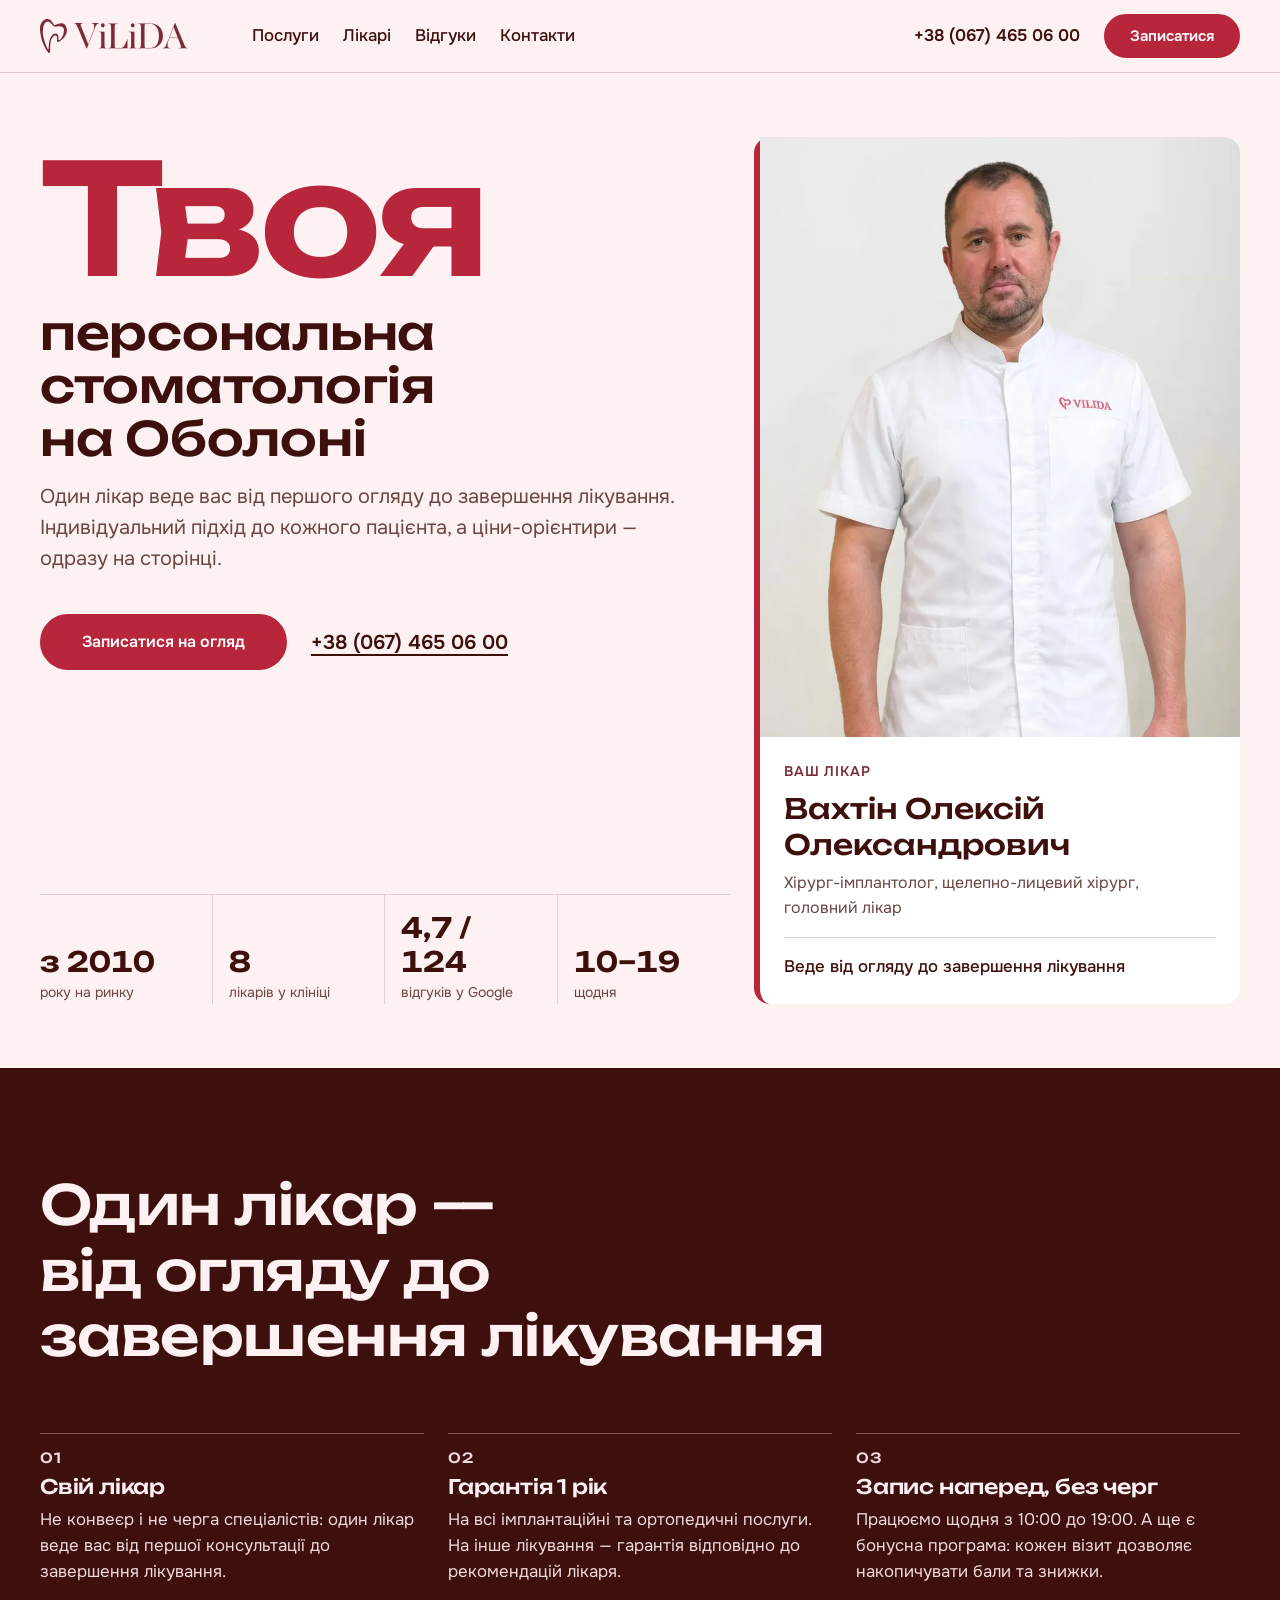
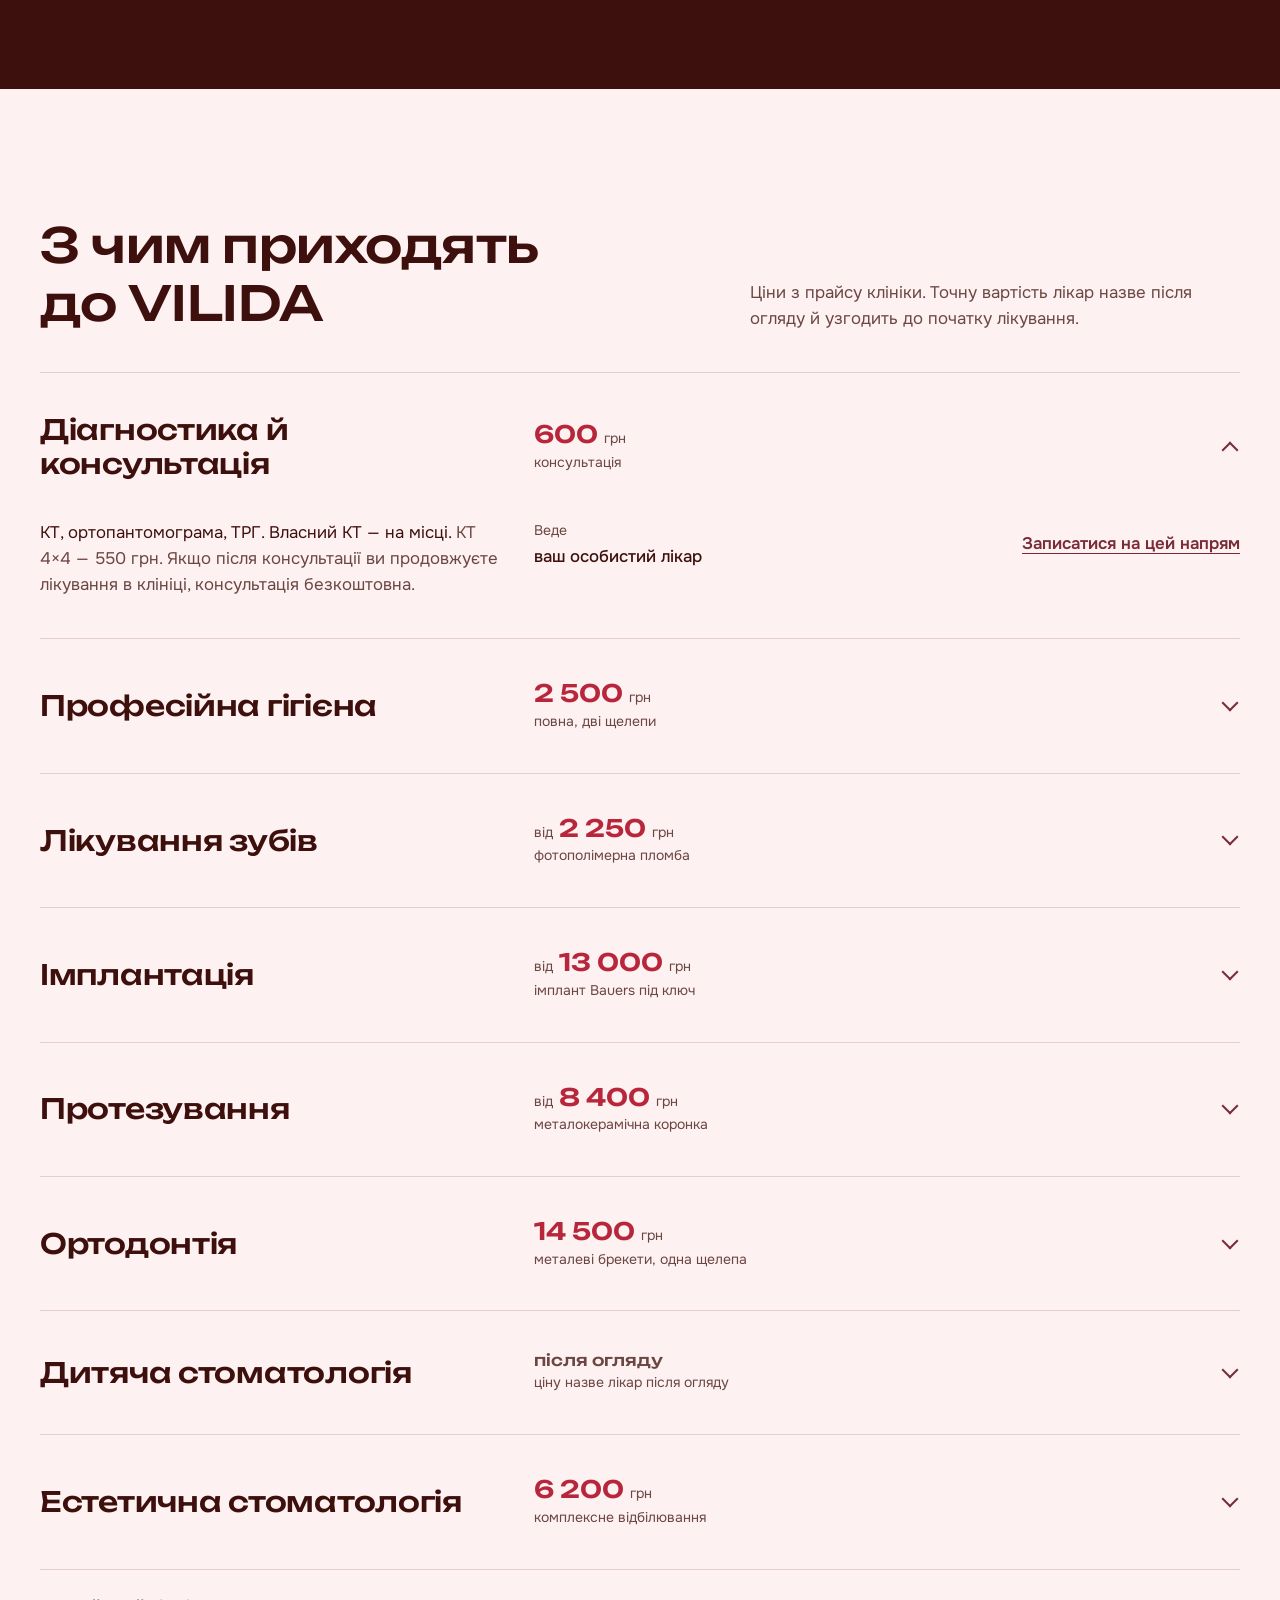
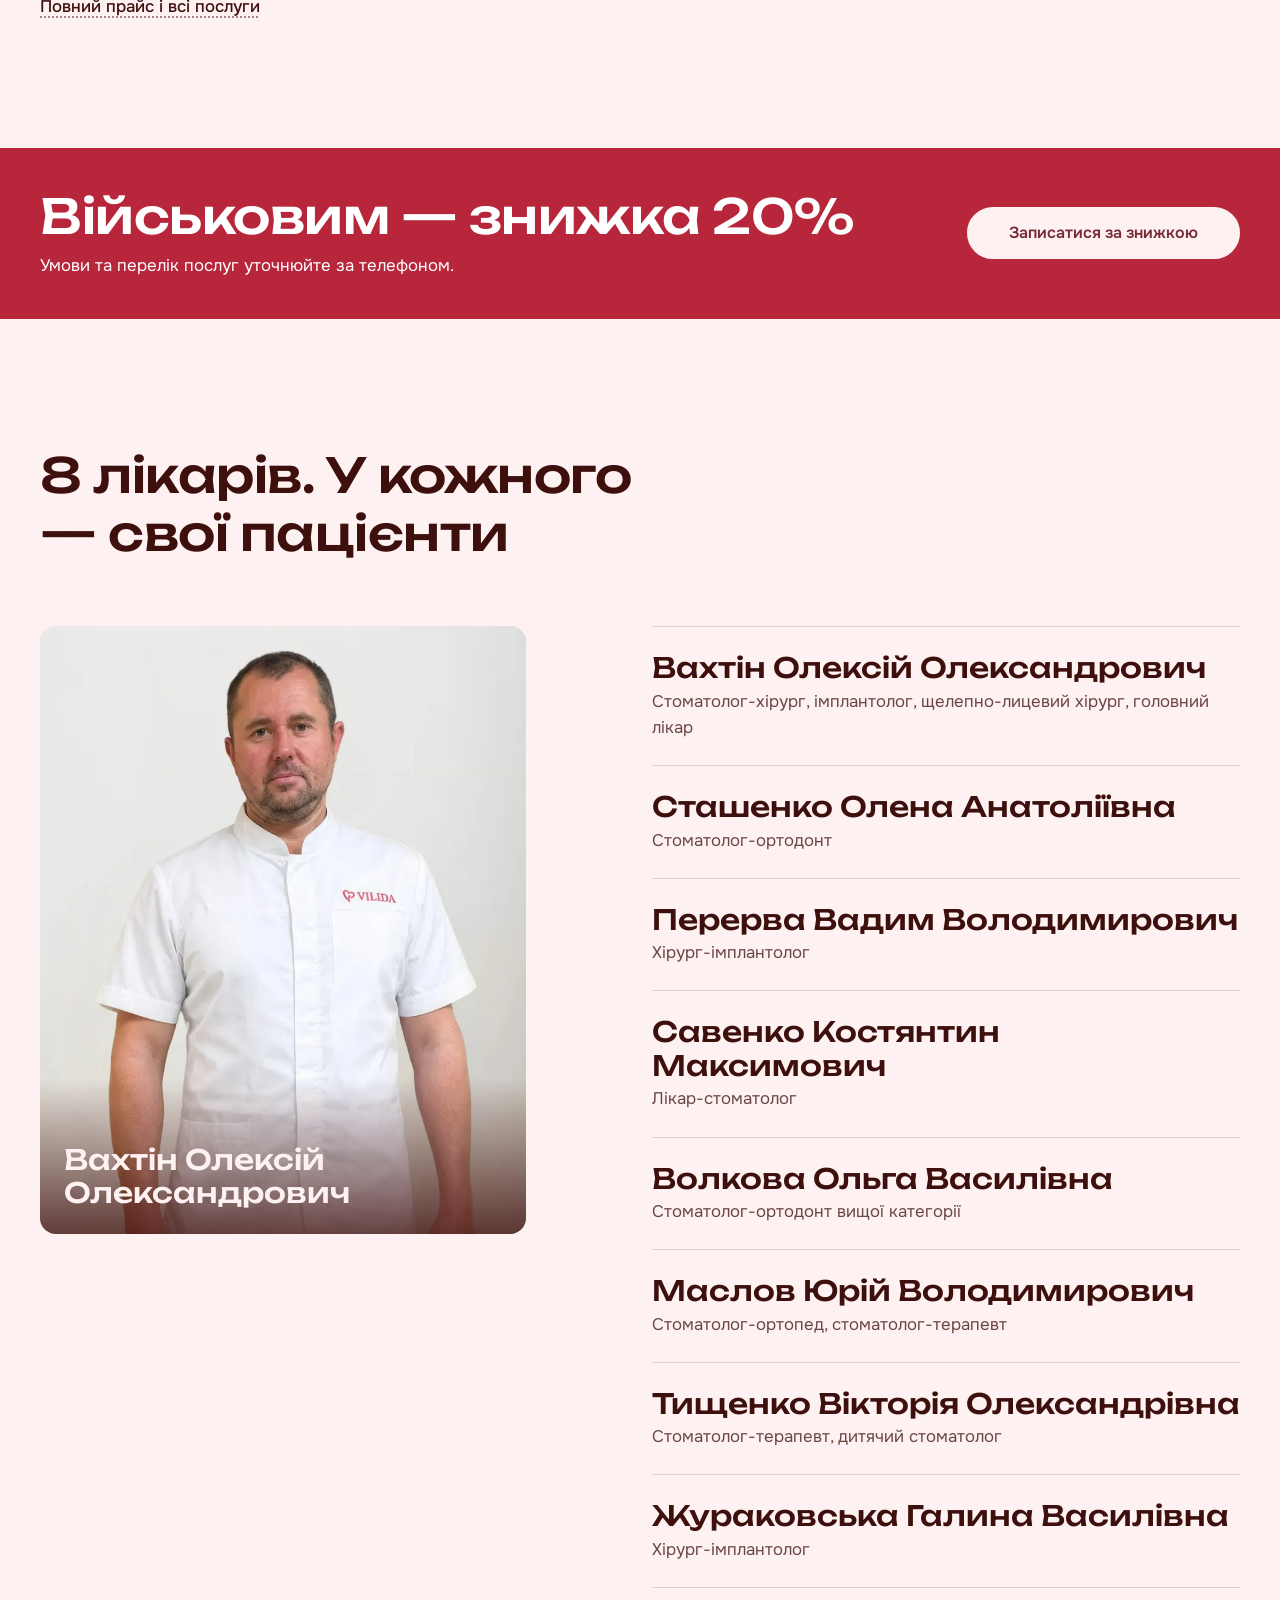
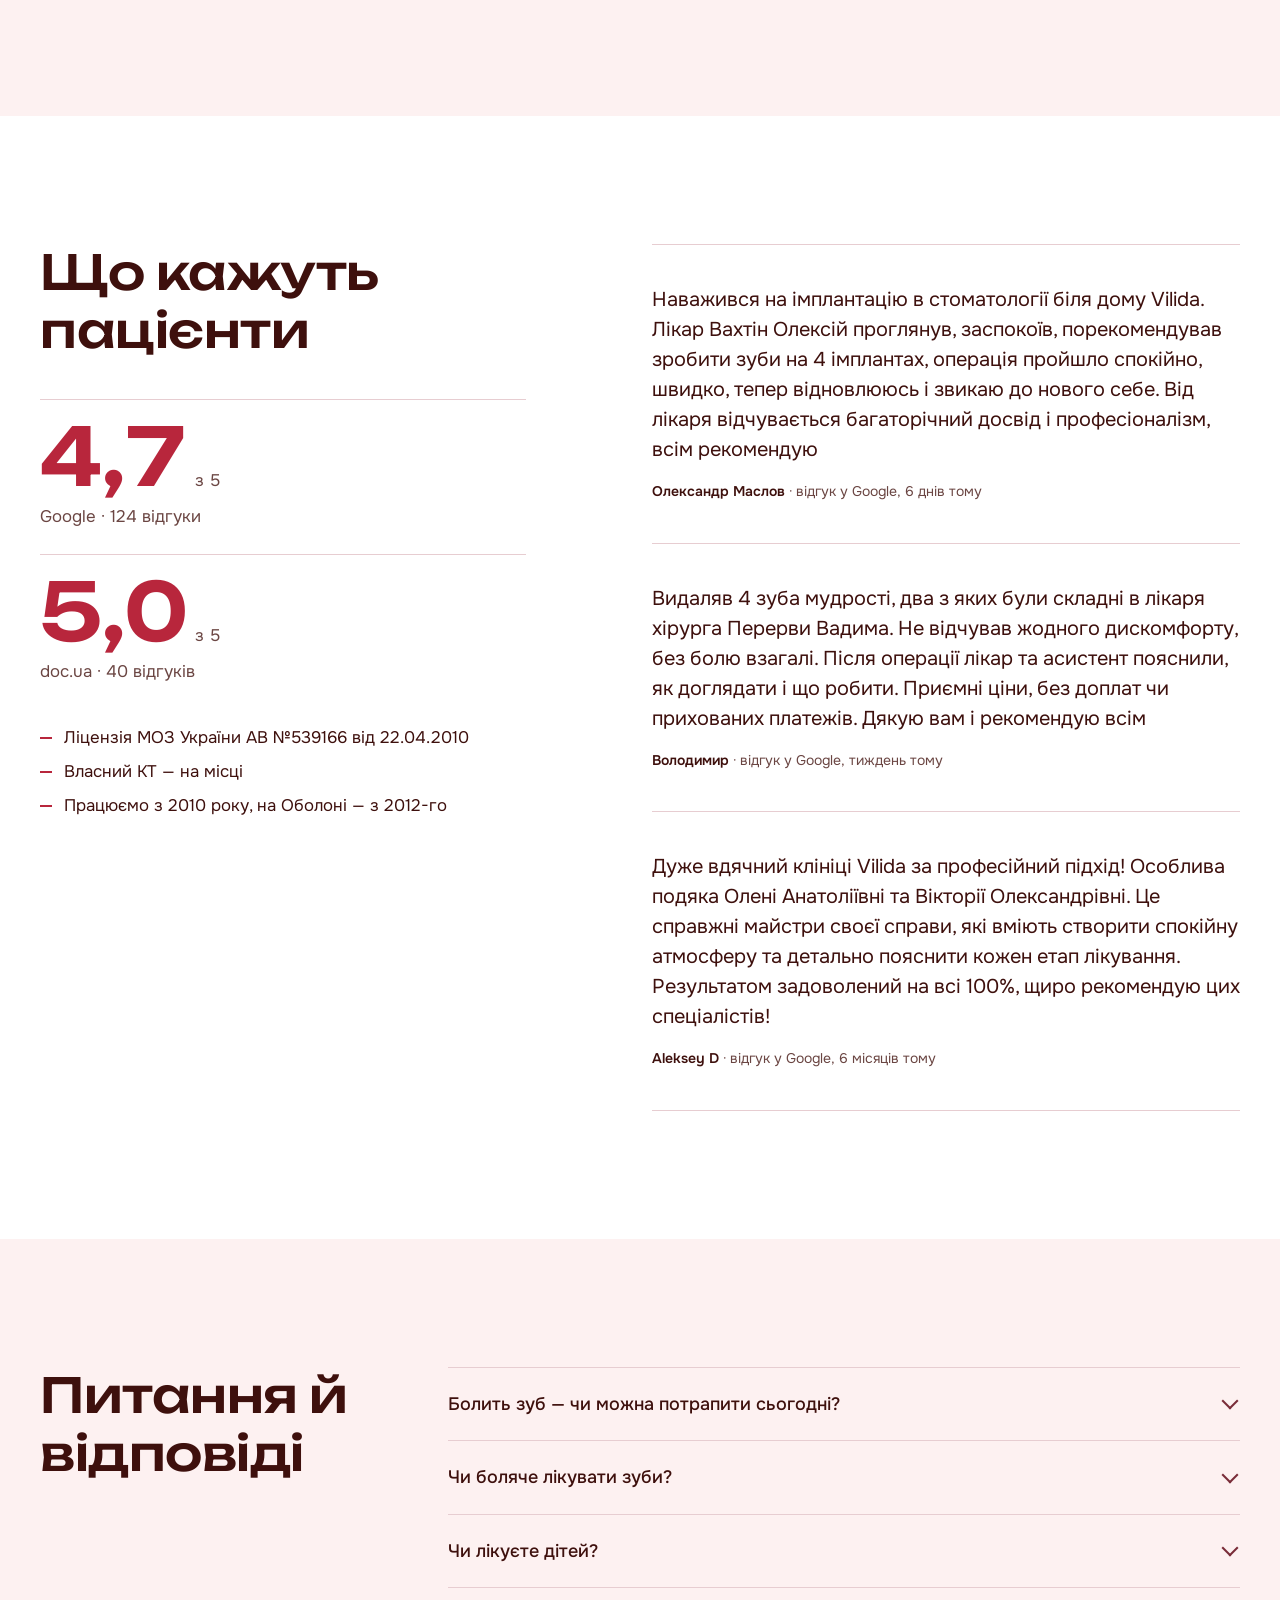
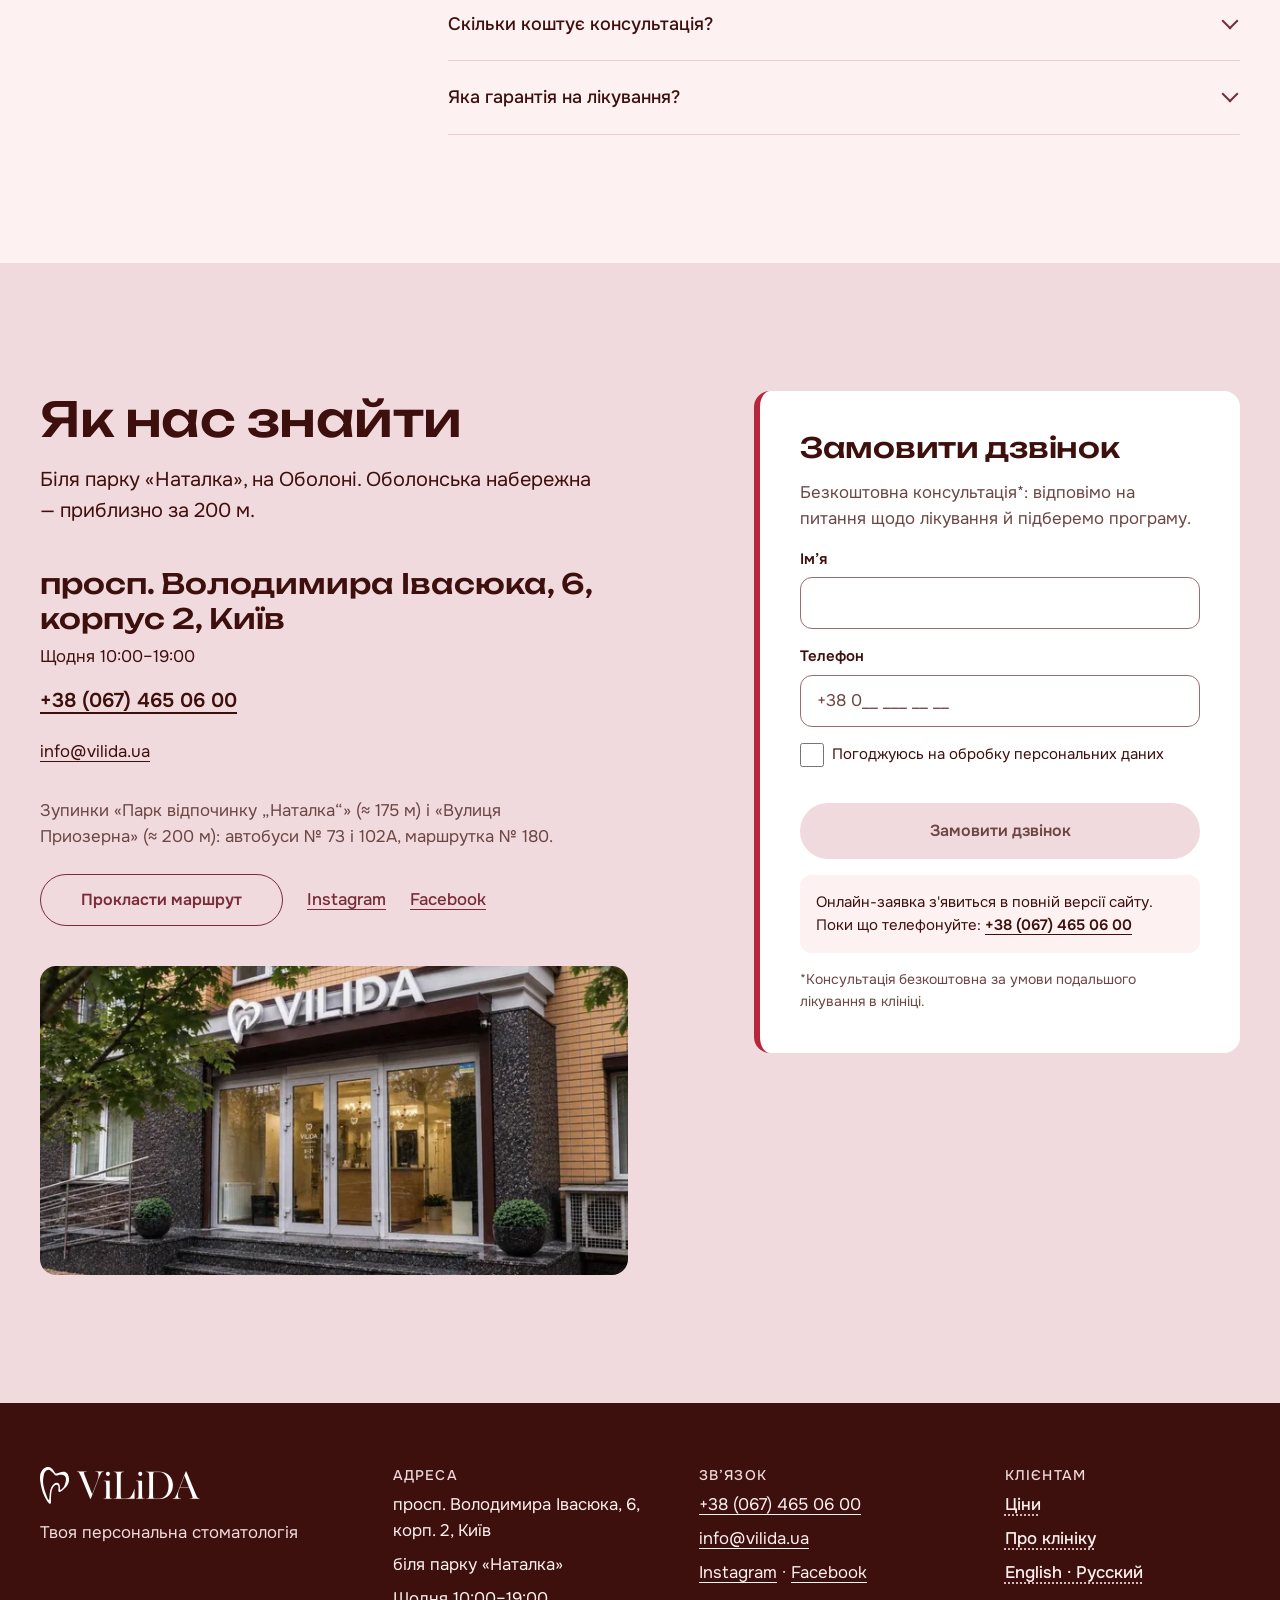
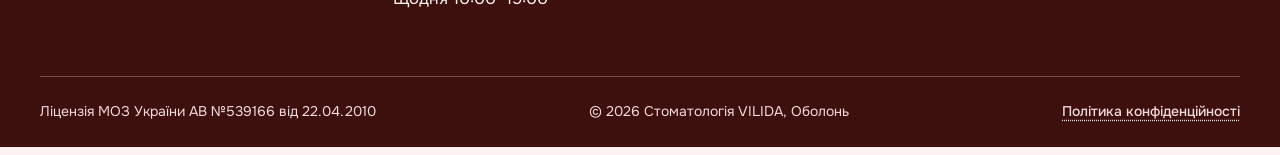
<file: vilida/index.html>
<!DOCTYPE html><html lang="uk"> <head><meta charset="utf-8"><meta name="viewport" content="width=device-width, initial-scale=1"><title>Стоматологія на Оболоні, Київ — VILIDA: свій лікар</title><meta name="description" content="Стоматологія VILIDA біля парку Наталка: імплантація, лікування, протезування, ортодонтія. Ціни з прайсу, гарантія 1 рік, щодня 10:00–19:00. +380 67 465 06 00"><meta property="og:title" content="Стоматологія на Оболоні, Київ — VILIDA: свій лікар"><meta property="og:description" content="Стоматологія VILIDA біля парку Наталка: імплантація, лікування, протезування, ортодонтія. Ціни з прайсу, гарантія 1 рік, щодня 10:00–19:00. +380 67 465 06 00"><meta name="robots" content="noindex"><meta name="theme-color" content="#FDF1F1"><link rel="icon" href="data:,"> <script type="application/ld+json">[{"@context":"https://schema.org","@type":"Dentist","name":"Стоматологія VILIDA","telephone":"+380674650600","email":"info@vilida.ua","address":{"@type":"PostalAddress","streetAddress":"просп. Володимира Івасюка, 6, корп. 2","addressLocality":"Київ","addressCountry":"UA"},"openingHoursSpecification":[{"@type":"OpeningHoursSpecification","dayOfWeek":["Monday","Tuesday","Wednesday","Thursday","Friday","Saturday","Sunday"],"opens":"10:00","closes":"19:00"}],"sameAs":["https://www.instagram.com/vilida.dentistry/","https://www.facebook.com/VilidaKiev"]},{"@context":"https://schema.org","@type":"FAQPage","mainEntity":[{"@type":"Question","name":"Болить зуб — чи можна потрапити сьогодні?","acceptedAnswer":{"@type":"Answer","text":"Так, намагаємося прийняти в день звернення: при гострому болю чи набряку підберемо найближчий вільний час. Працюємо щодня з 10:00 до 19:00. Телефонуйте: (067) 465 06 00."}},{"@type":"Question","name":"Чи боляче лікувати зуби?","acceptedAnswer":{"@type":"Answer","text":"Лікуємо під сучасною анестезією, тож більшість процедур проходить без болю, а лікар пояснює кожен етап. Для дітей є також лікування уві сні."}},{"@type":"Question","name":"Чи лікуєте дітей?","acceptedAnswer":{"@type":"Answer","text":"Так. Дітей приймає дитячий стоматолог, а вирівнюванням зубів займаються два ортодонти. Лікуємо молочні зуби, робимо профілактику: герметизацію й фторування."}},{"@type":"Question","name":"Скільки коштує консультація?","acceptedAnswer":{"@type":"Answer","text":"Консультація лікаря-стоматолога — 600 грн за прайсом. Якщо після неї ви продовжуєте лікування в клініці, консультація безкоштовна."}},{"@type":"Question","name":"Яка гарантія на лікування?","acceptedAnswer":{"@type":"Answer","text":"На імплантацію та протезування — 1 рік. На інше лікування — гарантія відповідно до рекомендацій лікаря."}}]}]</script> <link rel="stylesheet" href="./_astro/index.yOZoOEqy.css"></head> <body id="top"> <a class="skip-link" href="#main">До змісту</a> <header class="site-header" data-rec="R-008"> <div class="container site-header__row"> <a class="logo" href="#top" aria-label="VILIDA — на початок сторінки"> <img src="./img/logo.svg" alt="VILIDA" width="281" height="65"> </a> <nav class="nav" aria-label="Основна навігація"> <a href="#care">Послуги</a> <a href="#team">Лікарі</a> <a href="#trust">Відгуки</a> <a href="#visit">Контакти</a> </nav> <a class="header-phone" href="tel:+380674650600">+38 (067) 465 06 00</a> <a class="btn btn--sm header-cta" href="#visit">Записатися</a> <details class="menu"> <summary><span class="menu__label">Меню</span><span class="menu__icon" aria-hidden="true"></span></summary> <nav class="menu__panel" aria-label="Меню"> <a href="#care">Послуги</a> <a href="#team">Лікарі</a> <a href="#trust">Відгуки</a> <a href="#faq">Питання</a> <a href="#visit">Контакти</a> </nav> </details> </div> </header> <main id="main">   <section id="hero" data-rec="R-001, R-017, R-205, R-213" class="hero" aria-label="Твоя персональна стоматологія">  <div class="container hero__grid"> <div class="hero__main"> <h1 class="hero__title"><span class="hero__display">Твоя</span> <span class="hero__rest">персональна стоматологія на Оболоні</span></h1> <p class="hero__lead">Один лікар веде вас від першого огляду до завершення лікування. Індивідуальний підхід до кожного пацієнта, а ціни-орієнтири — одразу на сторінці.</p> <div class="hero__actions"> <a class="btn" href="tel:+380674650600">Записатися на огляд</a> <a class="hero__phone" href="tel:+380674650600">+38 (067) 465 06 00</a> </div> <dl class="facts"> <div><dt>року на ринку</dt><dd>з 2010</dd></div> <div><dt>лікарів у клініці</dt><dd>8</dd></div> <div><dt>відгуків у Google</dt><dd>4,7 / 124</dd></div> <div><dt>щодня</dt><dd>10–19</dd></div> </dl> </div> <aside class="doc-card" aria-label="Ваш лікар"> <img class="doc-card__photo" src="./img/vahtin-800.webp" srcset="./img/vahtin-400.webp 400w, ./img/vahtin-800.webp 800w" sizes="(min-width: 768px) 536px, 96px" width="800" height="1000" alt="Вахтін Олексій Олександрович, головний лікар" fetchpriority="high"> <div class="doc-card__body"> <p class="doc-card__kicker">Ваш лікар</p> <p class="doc-card__name">Вахтін Олексій Олександрович</p> <p class="doc-card__role">Хірург-імплантолог, щелепно-лицевий хірург, головний лікар</p> <p class="doc-card__note">Веде від огляду до завершення лікування</p> </div> </aside> </div>  </section> <section id="personal" class="personal" aria-label="Особистий лікар">  <div class="container personal__grid"> <h2 data-reveal>Один лікар — від огляду до завершення лікування</h2> <ol class="promises"> <li> <h3>Свій лікар</h3> <p>Не конвеєр і не черга спеціалістів: один лікар веде вас від першої консультації до завершення лікування.</p> </li> <li> <h3>Гарантія 1 рік</h3> <p>На всі імплантаційні та ортопедичні послуги. На інше лікування — гарантія відповідно до рекомендацій лікаря.</p> </li> <li> <h3>Запис наперед, без черг</h3> <p>Працюємо щодня з 10:00 до 19:00. А ще є бонусна програма: кожен візит дозволяє накопичувати бали та знижки.</p> </li> </ol> </div>  </section> <section id="care" data-rec="R-004" class="care" aria-label="Послуги й ціни">  <div class="container"> <div class="care__head"> <h2>З чим приходять до VILIDA</h2> <p class="care__note">Ціни з прайсу клініки. Точну вартість лікар назве після огляду й узгодить до початку лікування.</p> </div> <div class="care__list"> <details class="row" open> <summary> <h3 class="row__name"><span>Діагностика й консультація</span></h3> <span class="row__price"> <span class="row__main">  <span class="row__sum">600</span> <span class="row__cur">грн</span> </span> <span class="row__unit">консультація</span> </span> <span class="row__chev" aria-hidden="true"></span> </summary> <div class="row__panel"> <p class="row__text">КТ, ортопантомограма, ТРГ. Власний КТ — на місці. <span class="row__extra">КТ 4×4 — 550 грн. Якщо після консультації ви продовжуєте лікування в клініці, консультація безкоштовна.</span></p> <p class="row__lead"><span>Веде</span>ваш особистий лікар</p> <a class="row__cta" href="tel:+380674650600">Записатися на цей напрям</a> </div> </details><details class="row"> <summary> <h3 class="row__name"><span>Професійна гігієна</span></h3> <span class="row__price"> <span class="row__main">  <span class="row__sum">2 500</span> <span class="row__cur">грн</span> </span> <span class="row__unit">повна, дві щелепи</span> </span> <span class="row__chev" aria-hidden="true"></span> </summary> <div class="row__panel"> <p class="row__text">Air Flow, ультразвук, відбілювання Magic Smile.</p> <p class="row__lead"><span>Веде</span>ваш особистий лікар</p> <a class="row__cta" href="tel:+380674650600">Записатися на цей напрям</a> </div> </details><details class="row"> <summary> <h3 class="row__name"><span>Лікування зубів</span></h3> <span class="row__price"> <span class="row__main"> <span class="row__from">від</span> <span class="row__sum">2 250</span> <span class="row__cur">грн</span> </span> <span class="row__unit">фотополімерна пломба</span> </span> <span class="row__chev" aria-hidden="true"></span> </summary> <div class="row__panel"> <p class="row__text">Карієс, пульпіт, періодонтит, лікування під мікроскопом.</p> <p class="row__lead"><span>Веде</span>Савенко К.М., Маслов Ю.В., Тищенко В.О.</p> <a class="row__cta" href="tel:+380674650600">Записатися на цей напрям</a> </div> </details><details class="row"> <summary> <h3 class="row__name"><span>Імплантація</span></h3> <span class="row__price"> <span class="row__main"> <span class="row__from">від</span> <span class="row__sum">13 000</span> <span class="row__cur">грн</span> </span> <span class="row__unit">імплант Bauers під ключ</span> </span> <span class="row__chev" aria-hidden="true"></span> </summary> <div class="row__panel"> <p class="row__text">Straumann, BioHorizons, синус-ліфтинг, кісткова пластика. Гарантія на імплантацію — 1 рік. <span class="row__extra">MegaGen AnyRidge — 26 000 грн, Straumann — 43 000 грн.</span></p> <p class="row__lead"><span>Веде</span>Вахтін О.О., Перерва В.В., Жураковська Г.В.</p> <a class="row__cta" href="tel:+380674650600">Записатися на цей напрям</a> </div> </details><details class="row"> <summary> <h3 class="row__name"><span>Протезування</span></h3> <span class="row__price"> <span class="row__main"> <span class="row__from">від</span> <span class="row__sum">8 400</span> <span class="row__cur">грн</span> </span> <span class="row__unit">металокерамічна коронка</span> </span> <span class="row__chev" aria-hidden="true"></span> </summary> <div class="row__panel"> <p class="row__text">Коронки, вініри, протези на імплантатах. Гарантія на протезування — 1 рік. <span class="row__extra">Цирконієва коронка — 12 500 грн.</span></p> <p class="row__lead"><span>Веде</span>Маслов Ю.В.</p> <a class="row__cta" href="tel:+380674650600">Записатися на цей напрям</a> </div> </details><details class="row"> <summary> <h3 class="row__name"><span>Ортодонтія</span></h3> <span class="row__price"> <span class="row__main">  <span class="row__sum">14 500</span> <span class="row__cur">грн</span> </span> <span class="row__unit">металеві брекети, одна щелепа</span> </span> <span class="row__chev" aria-hidden="true"></span> </summary> <div class="row__panel"> <p class="row__text">Брекети, елайнери, знімні апарати.</p> <p class="row__lead"><span>Веде</span>Сташенко О.А., Волкова О.В.</p> <a class="row__cta" href="tel:+380674650600">Записатися на цей напрям</a> </div> </details><details class="row"> <summary> <h3 class="row__name"><span>Дитяча стоматологія</span></h3> <span class="row__price"> <span class="row__after">після огляду</span> <span class="row__unit">ціну назве лікар після огляду</span> </span> <span class="row__chev" aria-hidden="true"></span> </summary> <div class="row__panel"> <p class="row__text">Молочні зуби, профілактика, лікування уві сні.</p> <p class="row__lead"><span>Веде</span>Тищенко В.О.</p> <a class="row__cta" href="tel:+380674650600">Записатися на цей напрям</a> </div> </details><details class="row"> <summary> <h3 class="row__name"><span>Естетична стоматологія</span></h3> <span class="row__price"> <span class="row__main">  <span class="row__sum">6 200</span> <span class="row__cur">грн</span> </span> <span class="row__unit">комплексне відбілювання</span> </span> <span class="row__chev" aria-hidden="true"></span> </summary> <div class="row__panel"> <p class="row__text">Реставрація, відбілювання, діастеми.</p> <p class="row__lead"><span>Веде</span>ваш особистий лікар</p> <a class="row__cta" href="tel:+380674650600">Записатися на цей напрям</a> </div> </details> </div> <p class="care__more"> <span class="future-link soft-link" role="link" aria-disabled="true" tabindex="0"> Повний прайс і всі послуги <span class="future-link__note" aria-hidden="true">Розділ у розробці</span> <span class="visually-hidden">(Розділ у розробці)</span> </span> </p> </div>  </section> <section id="military" data-rec="R-002" class="military" aria-label="Знижка військовим">  <div class="container military__row"> <div> <h2 class="military__title">Військовим — знижка 20%</h2> <p>Умови та перелік послуг уточнюйте за телефоном.</p> </div> <a class="btn btn--light" href="tel:+380674650600">Записатися за знижкою</a> </div>  </section> <section id="team" data-rec="R-005" class="team" aria-label="Лікарі">  <div class="container"> <h2 data-reveal>8 лікарів. У кожного — свої пацієнти</h2> <div class="team__body"> <div class="team__stage" aria-hidden="false"> <figure class="portrait"> <img src="./img/vahtin-800.webp" srcset="./img/vahtin-400.webp 400w, ./img/vahtin-800.webp 800w" sizes="(min-width: 1024px) 480px, 100vw" width="800" height="1000" alt="Вахтін Олексій Олександрович" loading="lazy"> <figcaption>Вахтін Олексій Олександрович</figcaption> </figure><figure class="portrait"> <img src="./img/stashenko-800.webp" srcset="./img/stashenko-400.webp 400w, ./img/stashenko-800.webp 800w" sizes="(min-width: 1024px) 480px, 100vw" width="800" height="1000" alt="Сташенко Олена Анатоліївна" loading="lazy"> <figcaption>Сташенко Олена Анатоліївна</figcaption> </figure><figure class="portrait"> <img src="./img/pererva-800.webp" srcset="./img/pererva-400.webp 400w, ./img/pererva-800.webp 800w" sizes="(min-width: 1024px) 480px, 100vw" width="800" height="1000" alt="Перерва Вадим Володимирович" loading="lazy"> <figcaption>Перерва Вадим Володимирович</figcaption> </figure><figure class="portrait"> <img src="./img/savenko-800.webp" srcset="./img/savenko-400.webp 400w, ./img/savenko-800.webp 800w" sizes="(min-width: 1024px) 480px, 100vw" width="800" height="1000" alt="Савенко Костянтин Максимович" loading="lazy"> <figcaption>Савенко Костянтин Максимович</figcaption> </figure><figure class="portrait"> <img src="./img/volkova-800.webp" srcset="./img/volkova-400.webp 400w, ./img/volkova-800.webp 800w" sizes="(min-width: 1024px) 480px, 100vw" width="800" height="1000" alt="Волкова Ольга Василівна" loading="lazy"> <figcaption>Волкова Ольга Василівна</figcaption> </figure><figure class="portrait"> <img src="./img/maslov-800.webp" srcset="./img/maslov-400.webp 400w, ./img/maslov-800.webp 800w" sizes="(min-width: 1024px) 480px, 100vw" width="800" height="1000" alt="Маслов Юрій Володимирович" loading="lazy"> <figcaption>Маслов Юрій Володимирович</figcaption> </figure><figure class="portrait"> <img src="./img/tyshchenko-800.webp" srcset="./img/tyshchenko-400.webp 400w, ./img/tyshchenko-800.webp 800w" sizes="(min-width: 1024px) 480px, 100vw" width="800" height="1000" alt="Тищенко Вікторія Олександрівна" loading="lazy"> <figcaption>Тищенко Вікторія Олександрівна</figcaption> </figure><figure class="portrait"> <img src="./img/zhurakovska-800.webp" srcset="./img/zhurakovska-400.webp 400w, ./img/zhurakovska-800.webp 800w" sizes="(min-width: 1024px) 480px, 100vw" width="800" height="1000" alt="Жураковська Галина Василівна" loading="lazy"> <figcaption>Жураковська Галина Василівна</figcaption> </figure> </div> <ul class="team__list"> <li class="t-item"> <span class="future-link t-item__link" role="link" aria-disabled="true" tabindex="0">  <span class="t-item__name">Вахтін Олексій Олександрович</span> <span class="t-item__role">Стоматолог-хірург, імплантолог, щелепно-лицевий хірург, головний лікар</span>  <span class="future-link__note" aria-hidden="true">Розділ у розробці</span> <span class="visually-hidden">(Розділ у розробці)</span> </span> </li><li class="t-item"> <span class="future-link t-item__link" role="link" aria-disabled="true" tabindex="0">  <span class="t-item__name">Сташенко Олена Анатоліївна</span> <span class="t-item__role">Стоматолог-ортодонт</span>  <span class="future-link__note" aria-hidden="true">Розділ у розробці</span> <span class="visually-hidden">(Розділ у розробці)</span> </span> </li><li class="t-item"> <span class="future-link t-item__link" role="link" aria-disabled="true" tabindex="0">  <span class="t-item__name">Перерва Вадим Володимирович</span> <span class="t-item__role">Хірург-імплантолог</span>  <span class="future-link__note" aria-hidden="true">Розділ у розробці</span> <span class="visually-hidden">(Розділ у розробці)</span> </span> </li><li class="t-item"> <span class="future-link t-item__link" role="link" aria-disabled="true" tabindex="0">  <span class="t-item__name">Савенко Костянтин Максимович</span> <span class="t-item__role">Лікар-стоматолог</span>  <span class="future-link__note" aria-hidden="true">Розділ у розробці</span> <span class="visually-hidden">(Розділ у розробці)</span> </span> </li><li class="t-item"> <span class="future-link t-item__link" role="link" aria-disabled="true" tabindex="0">  <span class="t-item__name">Волкова Ольга Василівна</span> <span class="t-item__role">Стоматолог-ортодонт вищої категорії</span>  <span class="future-link__note" aria-hidden="true">Розділ у розробці</span> <span class="visually-hidden">(Розділ у розробці)</span> </span> </li><li class="t-item"> <span class="future-link t-item__link" role="link" aria-disabled="true" tabindex="0">  <span class="t-item__name">Маслов Юрій Володимирович</span> <span class="t-item__role">Стоматолог-ортопед, стоматолог-терапевт</span>  <span class="future-link__note" aria-hidden="true">Розділ у розробці</span> <span class="visually-hidden">(Розділ у розробці)</span> </span> </li><li class="t-item"> <span class="future-link t-item__link" role="link" aria-disabled="true" tabindex="0">  <span class="t-item__name">Тищенко Вікторія Олександрівна</span> <span class="t-item__role">Стоматолог-терапевт, дитячий стоматолог</span>  <span class="future-link__note" aria-hidden="true">Розділ у розробці</span> <span class="visually-hidden">(Розділ у розробці)</span> </span> </li><li class="t-item"> <span class="future-link t-item__link" role="link" aria-disabled="true" tabindex="0">  <span class="t-item__name">Жураковська Галина Василівна</span> <span class="t-item__role">Хірург-імплантолог</span>  <span class="future-link__note" aria-hidden="true">Розділ у розробці</span> <span class="visually-hidden">(Розділ у розробці)</span> </span> </li> </ul> <ul class="team__strip"> <li> <img src="./img/vahtin-400.webp" width="400" height="500" alt="" loading="lazy"> <p class="strip__name">Вахтін Олексій Олександрович</p> <p class="strip__role">Стоматолог-хірург, імплантолог, щелепно-лицевий хірург, головний лікар</p> </li><li> <img src="./img/stashenko-400.webp" width="400" height="500" alt="" loading="lazy"> <p class="strip__name">Сташенко Олена Анатоліївна</p> <p class="strip__role">Стоматолог-ортодонт</p> </li><li> <img src="./img/pererva-400.webp" width="400" height="500" alt="" loading="lazy"> <p class="strip__name">Перерва Вадим Володимирович</p> <p class="strip__role">Хірург-імплантолог</p> </li><li> <img src="./img/savenko-400.webp" width="400" height="500" alt="" loading="lazy"> <p class="strip__name">Савенко Костянтин Максимович</p> <p class="strip__role">Лікар-стоматолог</p> </li><li> <img src="./img/volkova-400.webp" width="400" height="500" alt="" loading="lazy"> <p class="strip__name">Волкова Ольга Василівна</p> <p class="strip__role">Стоматолог-ортодонт вищої категорії</p> </li><li> <img src="./img/maslov-400.webp" width="400" height="500" alt="" loading="lazy"> <p class="strip__name">Маслов Юрій Володимирович</p> <p class="strip__role">Стоматолог-ортопед, стоматолог-терапевт</p> </li><li> <img src="./img/tyshchenko-400.webp" width="400" height="500" alt="" loading="lazy"> <p class="strip__name">Тищенко Вікторія Олександрівна</p> <p class="strip__role">Стоматолог-терапевт, дитячий стоматолог</p> </li><li> <img src="./img/zhurakovska-400.webp" width="400" height="500" alt="" loading="lazy"> <p class="strip__name">Жураковська Галина Василівна</p> <p class="strip__role">Хірург-імплантолог</p> </li> </ul> </div> </div>  </section> <section id="trust" data-rec="R-006" class="trust" aria-label="Відгуки та довіра">  <div class="container trust__grid"> <div class="trust__marks"> <h2>Що кажуть пацієнти</h2> <dl class="ratings"> <div> <dt>Google · 124 відгуки</dt> <dd><span class="ratings__num">4,7</span><span class="ratings__of">з 5</span></dd> </div> <div> <dt>doc.ua · 40 відгуків</dt> <dd><span class="ratings__num">5,0</span><span class="ratings__of">з 5</span></dd> </div> </dl> <ul class="proofs"> <li>Ліцензія МОЗ України АВ №539166 від 22.04.2010</li> <li>Власний КТ — на місці</li> <li>Працюємо з 2010 року, на Оболоні — з 2012-го</li> </ul> </div> <div class="quotes"> <figure class="quote"> <blockquote><p>Наважився на імплантацію в стоматології біля дому Vilida. Лікар Вахтін Олексій проглянув, заспокоїв, порекомендував зробити зуби на 4 імплантах, операція пройшло спокійно, швидко, тепер відновлююсь і звикаю до нового себе. Від лікаря відчувається багаторічний досвід і професіоналізм, всім рекомендую</p></blockquote> <figcaption><strong>Олександр Маслов</strong> · відгук у Google, 6 днів тому</figcaption> </figure><figure class="quote"> <blockquote><p>Видаляв 4 зуба мудрості, два з яких були складні в лікаря хірурга Перерви Вадима. Не відчував жодного дискомфорту, без болю взагалі. Після операції лікар та асистент пояснили, як доглядати і що робити. Приємні ціни, без доплат чи прихованих платежів. Дякую вам і рекомендую всім</p></blockquote> <figcaption><strong>Володимир</strong> · відгук у Google, тиждень тому</figcaption> </figure><figure class="quote"> <blockquote><p>Дуже вдячний клініці Vilida за професійний підхід! Особлива подяка Олені Анатоліївні та Вікторії Олександрівні. Це справжні майстри своєї справи, які вміють створити спокійну атмосферу та детально пояснити кожен етап лікування. Результатом задоволений на всі 100%, щиро рекомендую цих спеціалістів!</p></blockquote> <figcaption><strong>Aleksey D</strong> · відгук у Google, 6 місяців тому</figcaption> </figure> </div> </div>  </section> <section id="faq" data-rec="R-203" class="faq" aria-label="Питання й відповіді">  <div class="container faq__grid"> <h2>Питання й відповіді</h2> <div class="faq__list"> <details class="q"> <summary><span>Болить зуб — чи можна потрапити сьогодні?</span><span class="row__chev" aria-hidden="true"></span></summary> <p>Так, намагаємося прийняти в день звернення: при гострому болю чи набряку підберемо найближчий вільний час. Працюємо щодня з 10:00 до 19:00. Телефонуйте: (067) 465 06 00.</p> </details><details class="q"> <summary><span>Чи боляче лікувати зуби?</span><span class="row__chev" aria-hidden="true"></span></summary> <p>Лікуємо під сучасною анестезією, тож більшість процедур проходить без болю, а лікар пояснює кожен етап. Для дітей є також лікування уві сні.</p> </details><details class="q"> <summary><span>Чи лікуєте дітей?</span><span class="row__chev" aria-hidden="true"></span></summary> <p>Так. Дітей приймає дитячий стоматолог, а вирівнюванням зубів займаються два ортодонти. Лікуємо молочні зуби, робимо профілактику: герметизацію й фторування.</p> </details><details class="q"> <summary><span>Скільки коштує консультація?</span><span class="row__chev" aria-hidden="true"></span></summary> <p>Консультація лікаря-стоматолога — 600 грн за прайсом. Якщо після неї ви продовжуєте лікування в клініці, консультація безкоштовна.</p> </details><details class="q"> <summary><span>Яка гарантія на лікування?</span><span class="row__chev" aria-hidden="true"></span></summary> <p>На імплантацію та протезування — 1 рік. На інше лікування — гарантія відповідно до рекомендацій лікаря.</p> </details> </div> </div>  </section> <section id="visit" data-rec="R-007" class="visit" aria-label="Контакти та запис">  <div class="container visit__grid"> <div class="visit__info"> <h2 data-reveal>Як нас знайти</h2> <p class="visit__lead">Біля парку «Наталка», на Оболоні. Оболонська набережна — приблизно за 200 м.</p> <address class="visit__addr"> <p class="visit__addr-main">просп. Володимира Івасюка, 6, корпус 2, Київ</p> <p>Щодня 10:00–19:00</p> <p><a class="visit__phone" href="tel:+380674650600">+38 (067) 465 06 00</a></p> <p><a href="mailto:info@vilida.ua">info@vilida.ua</a></p> </address> <p class="visit__transport">Зупинки «Парк відпочинку „Наталка“» (≈ 175 м) і «Вулиця Приозерна» (≈ 200 м): автобуси № 73 і 102А, маршрутка № 180.</p> <p class="visit__links"> <a class="btn btn--outline" href="https://www.google.com/maps/search/?api=1&query=%D0%BF%D1%80%D0%BE%D1%81%D0%BF.%20%D0%92%D0%BE%D0%BB%D0%BE%D0%B4%D0%B8%D0%BC%D0%B8%D1%80%D0%B0%20%D0%86%D0%B2%D0%B0%D1%81%D1%8E%D0%BA%D0%B0%2C%206%2C%20%D0%BA%D0%BE%D1%80%D0%BF.%202%2C%20%D0%9A%D0%B8%D1%97%D0%B2" target="_blank" rel="noopener noreferrer">Прокласти маршрут</a> <a class="text-link" href="https://www.instagram.com/vilida.dentistry/" target="_blank" rel="noopener noreferrer">Instagram</a> <a class="text-link" href="https://www.facebook.com/VilidaKiev" target="_blank" rel="noopener noreferrer">Facebook</a> </p> <img class="visit__photo" src="./img/facade-1200.webp" srcset="./img/facade-640.webp 640w, ./img/facade-1200.webp 1200w" sizes="(min-width: 1024px) 640px, 100vw" width="1200" height="630" alt="Фасад клініки VILIDA на просп. Івасюка, 6" loading="lazy"> </div> <form class="form" id="callback" novalidate aria-labelledby="form-title"> <h3 id="form-title">Замовити дзвінок</h3> <p class="form__sub">Безкоштовна консультація*: відповімо на питання щодо лікування й підберемо програму.</p> <div class="field"> <label for="f-name">Ім’я</label> <input id="f-name" name="name" type="text" autocomplete="name"> </div> <div class="field"> <label for="f-phone">Телефон</label> <input id="f-phone" name="phone" type="tel" autocomplete="tel" inputmode="tel" placeholder="+38 0__ ___ __ __"> </div> <label class="check"> <input type="checkbox" name="consent"> <span>Погоджуюсь на обробку персональних даних</span> </label> <button class="btn" type="submit" disabled aria-describedby="form-hint">Замовити дзвінок</button> <p class="form__hint" id="form-hint">Онлайн-заявка з'явиться в повній версії сайту. Поки що телефонуйте: <a href="tel:+380674650600">+38 (067) 465 06 00</a></p> <p class="form__fine">*Консультація безкоштовна за умови подальшого лікування в клініці.</p> </form> </div>  </section>  <div class="dock" data-rec="R-003" role="group" aria-label="Швидкі дії"> <a class="btn" href="#visit">Записатися</a> <a class="btn btn--outline" href="tel:+380674650600">Подзвонити</a> </div> <script type="module">const t=document.querySelector(".menu");t?.querySelectorAll("a").forEach(e=>e.addEventListener("click",()=>t.open=!1));document.getElementById("callback")?.addEventListener("submit",e=>e.preventDefault());</script> </main> <footer class="footer"> <div class="container footer__grid"> <div class="footer__brand"> <img src="./img/logo-footer.svg" alt="VILIDA" width="281" height="65" loading="lazy"> <p>Твоя персональна стоматологія</p> </div> <div class="footer__col"> <p class="footer__h">Адреса</p> <p>просп. Володимира Івасюка, 6, корп. 2, Київ</p> <p>біля парку «Наталка»</p> <p>Щодня 10:00–19:00</p> </div> <div class="footer__col"> <p class="footer__h">Зв’язок</p> <p><a href="tel:+380674650600">+38 (067) 465 06 00</a></p> <p><a href="mailto:info@vilida.ua">info@vilida.ua</a></p> <p><a href="https://www.instagram.com/vilida.dentistry/" target="_blank" rel="noopener noreferrer">Instagram</a> · <a href="https://www.facebook.com/VilidaKiev" target="_blank" rel="noopener noreferrer">Facebook</a></p> </div> <div class="footer__col"> <p class="footer__h">Клієнтам</p> <p><span class="future-link soft-link" role="link" aria-disabled="true" tabindex="0"> Ціни <span class="future-link__note" aria-hidden="true">Розділ у розробці</span> <span class="visually-hidden">(Розділ у розробці)</span> </span></p> <p><span class="future-link soft-link" role="link" aria-disabled="true" tabindex="0"> Про клініку <span class="future-link__note" aria-hidden="true">Розділ у розробці</span> <span class="visually-hidden">(Розділ у розробці)</span> </span></p> <p><span class="future-link soft-link" role="link" aria-disabled="true" tabindex="0"> English · Русский <span class="future-link__note" aria-hidden="true">Розділ у розробці</span> <span class="visually-hidden">(Розділ у розробці)</span> </span></p> </div> </div> <div class="container footer__legal"> <p>Ліцензія МОЗ України АВ №539166 від 22.04.2010</p> <p>© 2026 Стоматологія VILIDA, Оболонь</p> <p><span class="future-link soft-link" role="link" aria-disabled="true" tabindex="0"> Політика конфіденційності <span class="future-link__note" aria-hidden="true">Розділ у розробці</span> <span class="visually-hidden">(Розділ у розробці)</span> </span></p> </div> </footer> <script type="module">const t=document.querySelectorAll("[data-reveal]"),i=window.matchMedia("(prefers-reduced-motion: reduce)").matches;if(i||!("IntersectionObserver"in window))t.forEach(e=>e.classList.add("is-visible"));else{const e=new IntersectionObserver(s=>{for(const r of s)r.isIntersecting&&(r.target.classList.add("is-visible"),e.unobserve(r.target))},{rootMargin:"0px 0px -10% 0px",threshold:.12});t.forEach(s=>e.observe(s))}</script> </body> </html>
</file>
<file: absolutclinic/_astro/index.BJjFv8WN.css>
@font-face{font-family:Fira Sans Extra Condensed;font-style:normal;font-weight:800;font-display:swap;src:url(../fonts/fira-sans-extra-condensed-cyrillic-800-normal.woff2) format("woff2");unicode-range:U+0301,U+0400-045F,U+0490-0491,U+04B0-04B1,U+2116}@font-face{font-family:Fira Sans Extra Condensed;font-style:normal;font-weight:800;font-display:swap;src:url(../fonts/fira-sans-extra-condensed-latin-800-normal.woff2) format("woff2");unicode-range:U+0000-00FF,U+0131,U+0152-0153,U+02BB-02BC,U+02C6,U+02DA,U+02DC,U+0304,U+0308,U+0329,U+2000-206F,U+20AC,U+2122,U+2191,U+2193,U+2212,U+2215,U+FEFF,U+FFFD}@font-face{font-family:Golos Text;font-style:normal;font-weight:400;font-display:swap;src:url(../fonts/golos-text-cyrillic-400-normal.woff2) format("woff2");unicode-range:U+0301,U+0400-045F,U+0490-0491,U+04B0-04B1,U+2116}@font-face{font-family:Golos Text;font-style:normal;font-weight:400;font-display:swap;src:url(../fonts/golos-text-latin-400-normal.woff2) format("woff2");unicode-range:U+0000-00FF,U+0131,U+0152-0153,U+02BB-02BC,U+02C6,U+02DA,U+02DC,U+0304,U+0308,U+0329,U+2000-206F,U+20AC,U+2122,U+2191,U+2193,U+2212,U+2215,U+FEFF,U+FFFD}@font-face{font-family:Golos Text;font-style:normal;font-weight:700;font-display:swap;src:url(../fonts/golos-text-cyrillic-700-normal.woff2) format("woff2");unicode-range:U+0301,U+0400-045F,U+0490-0491,U+04B0-04B1,U+2116}@font-face{font-family:Golos Text;font-style:normal;font-weight:700;font-display:swap;src:url(../fonts/golos-text-latin-700-normal.woff2) format("woff2");unicode-range:U+0000-00FF,U+0131,U+0152-0153,U+02BB-02BC,U+02C6,U+02DA,U+02DC,U+0304,U+0308,U+0329,U+2000-206F,U+20AC,U+2122,U+2191,U+2193,U+2212,U+2215,U+FEFF,U+FFFD}:root{--color-bg: #EEF3F2;--color-surface: #F9FBFB;--color-text: #10292D;--color-muted: #4A6266;--color-field: #0F3B40;--color-on-field: #E6F1F0;--color-on-field-muted: #A9C4C4;--color-accent: #0A7084;--color-accent-ink: #F7FCFC;--color-accent-strong: #08586A;--color-focus-field: #5FD3EA;--color-hairline: #B9CBCA;--color-hairline-field: #2F5A5E;--color-scrim: color-mix(in srgb, var(--color-text) 55%, transparent);--font-display: "Fira Sans Extra Condensed", "Arial Narrow", system-ui, sans-serif;--font-body: "Golos Text", system-ui, -apple-system, "Segoe UI", sans-serif;--fs-h1: clamp(2.75rem, 5.4vw, 5rem);--fs-h2: clamp(2.5rem, 3.8vw, 3.5rem);--fs-row: clamp(1.75rem, 2.2vw, 2rem);--fs-figure: clamp(3.5rem, 6vw, 5rem);--fs-title: 1.5rem;--fs-body: 1.0625rem;--fs-small: .9375rem;--radius: 6px;--space: clamp(20px, 5vw, 80px);--container: 1360px;--gutter: 24px;--sp-4: 4px;--sp-8: 8px;--sp-12: 12px;--sp-16: 16px;--sp-24: 24px;--sp-32: 32px;--sp-48: 48px;--sp-64: 64px;--sp-96: 96px;--sp-128: 128px;--sp-160: 160px;--section-pad: clamp(4rem, 9vw, 8rem);--header-h: 72px;--tap: 48px;--ease-out: cubic-bezier(.2, .7, .2, 1);--dur: .5s;--reveal-y: 24px}@media(max-width:767px){:root{--header-h: 60px;--reveal-y: 12px;--dur: .35s;--gutter: 16px}}*,*:before,*:after{box-sizing:border-box}html{-webkit-text-size-adjust:100%;scroll-behavior:smooth}body{margin:0;background:var(--color-bg);color:var(--color-text);font-family:var(--font-body);line-height:1.55;text-rendering:optimizeLegibility}img,video,svg{display:block;max-width:100%;height:auto}h1,h2,h3{overflow-wrap:break-word;min-width:0;text-wrap:balance}p{text-wrap:pretty}a{color:inherit}:focus-visible{outline:3px solid var(--color-accent);outline-offset:3px}.skip-link{position:absolute;left:1rem;top:-100px;z-index:100;padding:.75rem 1rem;background:var(--color-text);color:var(--color-bg)}.skip-link:focus{top:1rem}.container{width:min(100% - 2 * var(--space),var(--container));margin-inline:auto}.visually-hidden{position:absolute!important;width:1px;height:1px;overflow:hidden;clip:rect(0 0 0 0);white-space:nowrap}[data-reveal]{transition:opacity var(--dur) var(--ease-out),transform var(--dur) var(--ease-out);transition-delay:var(--reveal-delay, 0ms)}.js [data-reveal]:not(.is-visible){opacity:0;transform:translateY(var(--reveal-y, 24px))}[id]{scroll-margin-top:var(--header-h, 0px)}.future-link{position:relative;display:inline-flex;align-items:center;cursor:default}.future-link__note[aria-hidden=true]{position:absolute;left:50%;top:calc(100% + .5rem);transform:translate(-50%,-4px);white-space:nowrap;padding:.35rem .6rem;font-size:.75rem;line-height:1.2;background:var(--color-text);color:var(--color-bg);border-radius:var(--radius);opacity:0;pointer-events:none;transition:opacity .2s var(--ease-out),transform .2s var(--ease-out);z-index:20}.future-link:hover .future-link__note,.future-link:focus-visible .future-link__note{opacity:1;transform:translate(-50%)}@media(prefers-reduced-motion:reduce){html{scroll-behavior:auto}*,*:before,*:after{animation-duration:.01ms!important;animation-iteration-count:1!important;transition-duration:.01ms!important}.js [data-reveal]:not(.is-visible){opacity:1;transform:none}}::selection{background:var(--color-accent);color:var(--color-accent-ink)}html{scrollbar-color:var(--color-muted) var(--color-bg)}html,body{overflow-x:clip}body{font-size:var(--fs-body);line-height:1.6}h1,h2,h3,p,ul,figure{margin:0}ul{padding:0;list-style:none}a{text-underline-offset:.2em}.grid{display:grid;grid-template-columns:repeat(12,minmax(0,1fr));column-gap:var(--gutter)}.section-pad{padding-block:var(--section-pad)}.on-field{background:var(--color-field);color:var(--color-on-field)}.on-field :focus-visible{outline-color:var(--color-focus-field)}.figure{font:800 var(--fs-figure) / 1 var(--font-display);font-variant-numeric:tabular-nums;color:var(--color-accent)}.figure--xl{font-size:clamp(6rem,15vw,11rem);font-variant-numeric:tabular-nums}h2{font:800 var(--fs-h2) / 1.05 var(--font-display)}.section-head{display:grid;gap:var(--sp-16);margin-bottom:var(--sp-48)}.section-head p{max-width:48ch;color:var(--color-muted)}@media(min-width:1024px){.section-head{grid-template-columns:repeat(12,minmax(0,1fr));column-gap:var(--gutter);align-items:end;margin-bottom:var(--sp-64)}.section-head h2{grid-column:1 / span 7}.section-head p{grid-column:8 / -1;justify-self:start}}.btn{display:inline-flex;align-items:center;justify-content:center;gap:var(--sp-8);min-height:var(--tap);padding:0 var(--sp-24);border:1.5px solid var(--color-accent);border-radius:var(--radius);background:var(--color-accent);color:var(--color-accent-ink);font:700 1rem / 1.1 var(--font-body);text-decoration:none;text-align:center;cursor:pointer;transition:background-color .15s var(--ease-out),color .15s var(--ease-out),border-color .15s var(--ease-out),transform .15s var(--ease-out)}.btn:hover{background:var(--color-accent-strong);border-color:var(--color-accent-strong)}.btn:active{transform:scale(.98)}.btn--ghost{background:transparent;border-color:var(--color-text);color:var(--color-text)}.btn--ghost:hover{background:var(--color-text);border-color:var(--color-text);color:var(--color-bg)}.btn--small{min-height:44px;padding:0 var(--sp-16);font-size:var(--fs-small)}.on-field .btn{background:transparent;border-color:var(--color-on-field);color:var(--color-on-field)}.on-field .btn:hover{background:var(--color-on-field);border-color:var(--color-on-field);color:var(--color-field)}.future-link{color:var(--color-muted)}.site-nav__list .future-link{color:var(--color-text)}.on-field .future-link{color:var(--color-on-field-muted)}.future-link__note[aria-hidden=true]{left:0;right:auto;transform:translateY(-4px);white-space:normal;width:max-content;max-width:min(280px,calc(100vw - 2 * var(--space)));font-size:var(--fs-small);line-height:1.3;padding:var(--sp-8) var(--sp-12);text-align:left}.future-link:hover .future-link__note,.future-link:focus-visible .future-link__note{transform:translateY(0)}.future-link--end .future-link__note[aria-hidden=true]{left:auto;right:0}.on-field .future-link__note[aria-hidden=true]{background:var(--color-on-field);color:var(--color-field)}.future-link.btn--disabled{background:transparent;border:1.5px dashed var(--color-on-field-muted);color:var(--color-on-field-muted);cursor:not-allowed}.future-link.btn--disabled:hover{background:transparent}.more-link{font-weight:700;border-bottom:1.5px dashed var(--color-hairline)}.rows__more,.offers__note{margin-top:var(--sp-32)}.site-header{position:sticky;top:0;z-index:50;background:var(--color-bg);height:var(--header-h);border-bottom:1px solid transparent;transition:border-color .15s var(--ease-out)}.site-header.is-scrolled{border-bottom-color:var(--color-hairline)}.site-header__bar{display:flex;align-items:center;gap:var(--sp-16);height:100%}.logo{display:block;flex:none}.logo img{height:calc(var(--header-h) - 20px);width:auto}.site-header__call{margin-left:auto}.icon-btn{display:inline-grid;place-items:center;width:var(--tap);height:var(--tap);border:1.5px solid var(--color-text);border-radius:var(--radius);color:var(--color-text);text-decoration:none;transition:background-color .15s var(--ease-out),color .15s var(--ease-out),transform .15s var(--ease-out)}.icon-btn:hover{background:var(--color-text);color:var(--color-bg)}.icon-btn:active{transform:scale(.98)}.menu-btn{min-height:var(--tap);padding:0 var(--sp-16);border:1.5px solid var(--color-text);border-radius:var(--radius);background:transparent;color:var(--color-text);font:700 1rem / 1 var(--font-body);cursor:pointer;transition:background-color .15s var(--ease-out),color .15s var(--ease-out),transform .15s var(--ease-out)}.menu-btn:hover{background:var(--color-text);color:var(--color-bg)}.menu-btn:active{transform:scale(.98)}.site-header__phone,.site-header__cta{display:none}.site-nav{position:absolute;top:100%;left:0;right:0;display:flex;flex-direction:column;align-items:flex-start;gap:var(--sp-16);padding:var(--sp-16) var(--space) var(--sp-24);background:var(--color-bg);border-bottom:1px solid var(--color-hairline)}.js .site-nav:not(.is-open){display:none}html:not(.js) .site-header{position:static;height:auto}html:not(.js) .site-header__bar{flex-wrap:wrap;padding-block:var(--sp-8)}html:not(.js) .site-nav{position:static;flex-basis:100%;padding-inline:0;border:0}.site-nav__list{display:flex;flex-direction:column;gap:var(--sp-4);width:100%}.site-nav__list a,.site-nav__list .future-link{display:flex;align-items:center;min-height:var(--tap);font:800 1.75rem / 1 var(--font-display);text-decoration:none}.site-nav__lang{display:flex;gap:var(--sp-16);font-weight:700}.lang{display:inline-flex;align-items:center;min-height:44px}.lang--on{color:var(--color-text);border-bottom:2px solid var(--color-accent)}.site-nav__cta{width:100%}@media(min-width:1180px){.site-header__bar{gap:var(--sp-32)}.site-header__call,.menu-btn{display:none}.site-nav,.js .site-nav:not(.is-open){position:static;display:flex;flex-direction:row;align-items:center;margin-left:auto;padding:0;gap:var(--sp-32);background:none;border:0}.site-nav__list{flex-direction:row;gap:var(--sp-24);width:auto}.site-nav__list a,.site-nav__list .future-link{font:700 1rem / 1 var(--font-body);min-height:44px;position:relative}.site-nav__list a:after{content:"";position:absolute;left:0;right:0;bottom:6px;height:2px;background:var(--color-accent);transform:scaleX(0);transform-origin:left;transition:transform .2s var(--ease-out)}.site-nav__list a:hover:after{transform:scaleX(1)}.site-nav__cta{display:none}.site-header__phone{display:inline-flex;align-items:center;min-height:44px;font:700 1.125rem / 1 var(--font-body);font-variant-numeric:tabular-nums;text-decoration:none;white-space:nowrap}.site-header__phone:hover{color:var(--color-accent)}.site-header__cta{display:inline-flex}}.hero{padding-top:var(--sp-24);padding-bottom:var(--sp-32)}.hero__title{font:800 var(--fs-h1) / 1 var(--font-display);overflow-wrap:break-word;min-width:0;margin-bottom:var(--sp-32)}.hero__grid{row-gap:var(--sp-32)}.hero__info{grid-column:1 / -1;display:grid;gap:var(--sp-16);align-content:start}.hero__lead{font-size:1.25rem;max-width:34ch}.hero__facts{display:grid;grid-template-columns:repeat(2,minmax(0,1fr));gap:var(--sp-16) var(--sp-24);margin:0}.hero__facts dt{font-size:var(--fs-small);color:var(--color-muted)}.hero__facts dd{margin:0;font-weight:700;font-size:1rem;line-height:1.35}.hero__facts .status[hidden]{display:none}.status dd{color:var(--color-accent)}.status[data-state=closed] dd{color:var(--color-muted)}.hero__actions{display:flex;flex-wrap:wrap;gap:var(--sp-12)}.hero__photo{grid-column:1 / -1}.hero__photo img{width:100%;height:auto;aspect-ratio:1200 / 692;object-fit:cover;border-radius:var(--radius)}@keyframes photo-open{0%{clip-path:inset(100% 0 0 0)}to{clip-path:inset(0 0 0 0)}}@keyframes photo-fade{0%{opacity:.9}to{opacity:1}}.hero__photo{animation:photo-open .7s var(--ease-out) both}@media(max-width:767px){.hero__photo{animation:photo-fade .3s var(--ease-out) both}}@media(min-width:1024px){.hero{padding-top:var(--sp-32)}.hero__title{max-width:calc((100% - 2 * var(--gutter)) * 10 / 12 + 9 * var(--gutter));margin-bottom:var(--sp-48)}.hero__info{grid-column:1 / span 4;padding-right:var(--sp-16);align-content:space-between}.hero__grid{align-items:stretch}.hero__lead{font-size:1.5rem}.hero__photo{grid-column:5 / -1}}.rows{border-bottom:1px solid var(--color-hairline)}.row{position:relative;display:grid;grid-template-columns:minmax(0,1fr);gap:var(--sp-12);padding-block:var(--sp-24);border-top:1px solid var(--color-hairline)}.row:after{content:"";position:absolute;left:0;right:0;top:-1px;height:2px;background:var(--color-accent);transform:scaleX(0);transform-origin:left;transition:transform .25s var(--ease-out)}.row:focus-within:after{transform:scaleX(1)}.row__name{font:800 var(--fs-row) / 1.1 var(--font-display);overflow-wrap:break-word;min-width:0}.row__text{color:var(--color-muted);max-width:46ch}.row__people{display:grid;gap:var(--sp-12);justify-items:start;align-content:start}.minis{display:flex;flex-wrap:wrap;gap:var(--sp-8) var(--sp-16)}.mini{display:inline-flex;align-items:center;gap:var(--sp-8);min-height:48px;text-decoration:none;font-size:var(--fs-small);font-weight:700;transition:transform .25s var(--ease-out)}.mini img{width:44px;height:44px;border-radius:50%;object-fit:cover;object-position:50% 14%;background:var(--color-surface);border:2px solid var(--color-surface)}.mini:hover span{text-decoration:underline}.row__admin{color:var(--color-muted);font-size:var(--fs-small)}.row__book{display:inline-flex;align-items:center;min-height:44px;font-weight:700;color:var(--color-accent);border-bottom:1.5px solid currentColor;align-self:start;line-height:1.2}.row__book:hover{color:var(--color-accent-strong)}@media(hover:hover){.row:hover:after{transform:scaleX(1)}.row:hover .mini{transform:translate(4px)}}@media(min-width:768px){.row{grid-template-columns:repeat(12,minmax(0,1fr));column-gap:var(--gutter);align-items:center;padding-block:var(--sp-32)}.row__name{grid-column:1 / span 4}.row__text{grid-column:5 / span 3}.row__people{grid-column:8 / -1}.row{align-items:start}}.lead{align-items:center;row-gap:var(--sp-24);margin-bottom:var(--sp-64)}.lead__photo{grid-column:1 / -1}.lead__text{grid-column:1 / -1;display:grid;gap:var(--sp-16);justify-items:start}.lead__name{font:800 clamp(2.25rem,4vw,3.5rem) / 1.05 var(--font-display);overflow-wrap:break-word;min-width:0}.lead__post{font-size:1.25rem;max-width:36ch}.lead__years{display:flex;align-items:baseline;gap:var(--sp-12);font-size:1.25rem;font-weight:700;margin-bottom:var(--sp-8)}.doc__photo img{width:100%;height:auto;aspect-ratio:6 / 7;object-fit:cover;border-radius:var(--radius);background:var(--color-surface)}.doc-grid{display:grid;grid-template-columns:repeat(2,minmax(0,1fr));gap:var(--sp-48) var(--gutter)}.doc{display:grid;gap:var(--sp-4);align-content:start;justify-items:start;height:100%}.doc__photo{width:100%;margin-bottom:var(--sp-12);border-radius:var(--radius);outline:3px solid transparent;outline-offset:4px}.doc__name{font:800 1.5rem / 1.1 var(--font-display);overflow-wrap:break-word;min-width:0}.doc__post{font-size:var(--fs-small);color:var(--color-muted);line-height:1.45}.doc__years{font-weight:700;font-size:var(--fs-small)}.doc .btn{margin-top:var(--sp-12)}.doc-cta{display:grid;gap:var(--sp-12);align-content:center;justify-items:start;padding:var(--sp-24);background:var(--color-surface);border-radius:var(--radius)}@keyframes flash{0%{outline-color:var(--color-accent)}to{outline-color:transparent}}.doc:target .doc__photo,.lead:target .doc__photo,.lab__inner:target .doc__photo{animation:flash .9s var(--ease-out) .3s both;outline-color:var(--color-accent)}:target{scroll-margin-top:calc(var(--header-h) + var(--sp-24))}@media(min-width:768px){.doc-grid{grid-template-columns:repeat(3,minmax(0,1fr))}}@media(min-width:1024px){.lead__photo{grid-column:1 / span 5}.lead__text{grid-column:7 / -1}.doc-grid{grid-template-columns:repeat(4,minmax(0,1fr))}}.lab{padding-block:var(--sp-96)}.lab__inner{align-items:center;row-gap:var(--sp-32)}.lab__photo{grid-column:1 / -1}.lab__text{grid-column:1 / -1;display:grid;gap:var(--sp-16)}.lab__title{font:800 clamp(2.25rem,4.6vw,4rem) / 1.05 var(--font-display)}.lab__lead{font-size:1.375rem;max-width:40ch}.lab__who{color:var(--color-on-field-muted)}.lab__who strong{color:var(--color-on-field)}@media(min-width:768px){.lab__photo{grid-column:1 / span 5}.lab__text{grid-column:7 / -1}}[data-reveal]{transition:opacity var(--dur) var(--ease-out),transform var(--dur) var(--ease-out)}.reviews{background:var(--color-surface)}.reviews__grid{row-gap:var(--sp-48);align-items:center}.reviews__text{grid-column:1 / -1;display:grid;gap:var(--sp-8);justify-items:start}.reviews__score{line-height:.9;margin-top:var(--sp-16)}.reviews__count{font:800 clamp(1.5rem,2.4vw,2rem) / 1.1 var(--font-display)}.reviews__src{color:var(--color-muted);font-size:var(--fs-small);margin-bottom:var(--sp-16)}.reviews__photo{grid-column:1 / -1}.reviews__photo img{width:100%;height:auto;aspect-ratio:1200 / 720;object-fit:cover;border-radius:var(--radius)}@media(min-width:1024px){.reviews__text{grid-column:1 / span 5}.reviews__photo{grid-column:7 / -1}}.offer-list{display:grid;grid-template-columns:minmax(0,1fr);border-bottom:1px solid var(--color-hairline)}.offer{display:grid;gap:var(--sp-4);align-content:center;padding-block:var(--sp-24);border-top:1px solid var(--color-hairline)}.offer__figure{font-size:clamp(3rem,5vw,4.5rem)}.offer__text{font-size:1.1875rem;max-width:46ch}.offers__note{color:var(--color-muted)}@media(min-width:640px){.offer{grid-template-columns:18rem minmax(0,1fr);align-items:center;column-gap:var(--gutter)}}@media(min-width:1180px){.offer-list{grid-template-columns:repeat(2,minmax(0,1fr));column-gap:var(--sp-64);border-bottom:0}.offer:nth-last-child(-n+2){border-bottom:1px solid var(--color-hairline)}}.contacts__grid{margin-top:var(--sp-48);row-gap:var(--sp-48)}.contacts__col{grid-column:1 / -1;display:grid;gap:var(--sp-16);align-content:start;justify-items:start}.contacts__addr{font:800 clamp(1.75rem,3vw,2.5rem) / 1.1 var(--font-display)}.contacts__land,.contacts__hours{color:var(--color-on-field-muted)}.contacts__hours{color:var(--color-on-field);font-weight:700}.contacts__phones{display:grid;gap:var(--sp-4);margin-block:var(--sp-8)}.contacts__phones a{display:inline-flex;align-items:center;min-height:44px;font:800 clamp(1.75rem,3vw,2.25rem) / 1 var(--font-display);font-variant-numeric:tabular-nums;text-decoration:none;border-bottom:2px solid var(--color-hairline-field);transition:border-color .15s var(--ease-out)}.contacts__phones a:hover{border-bottom-color:var(--color-on-field)}.contacts__actions{display:flex;flex-wrap:wrap;gap:var(--sp-12);margin-top:var(--sp-8)}.contacts__links{display:flex;flex-wrap:wrap;gap:var(--sp-8) var(--sp-24)}.contacts__links a{display:inline-flex;align-items:center;min-height:44px;font-weight:700}@media(min-width:1024px){.contacts__col:first-child{grid-column:1 / span 6}.contacts__col:last-child{grid-column:8 / -1}}.site-footer{padding-block:var(--sp-64) var(--sp-48);background:var(--color-bg)}.site-footer__grid{row-gap:var(--sp-32)}.site-footer__grid>*{grid-column:span 6}.site-footer__brand{grid-column:1 / -1}.site-footer__brand .logo img{height:56px}.site-footer__title{font-weight:700;margin-bottom:var(--sp-8);color:var(--color-muted);font-size:var(--fs-small)}.site-footer__list a,.site-footer__future a{display:inline-flex;align-items:center;min-height:36px}.site-footer__future{display:flex;flex-wrap:wrap;gap:var(--sp-8) var(--sp-24);margin-top:var(--sp-48);padding-top:var(--sp-24);border-top:1px solid var(--color-hairline);font-size:var(--fs-small)}.site-footer__future .future-link{min-height:36px}.site-footer__copy{margin-top:var(--sp-24);color:var(--color-muted);font-size:var(--fs-small)}@media(min-width:1024px){.site-footer__brand{grid-column:span 3}.site-footer__grid>*{grid-column:span 3}}.channels[hidden],.scrim[hidden]{display:none}.scrim{position:fixed;inset:0;z-index:55;background:var(--color-scrim);opacity:0;transition:opacity .28s var(--ease-out)}.scrim.is-open{opacity:1}.channels{position:absolute;z-index:60;width:340px;max-width:calc(100% - 32px);display:grid;gap:var(--sp-12);padding:var(--sp-16);background:var(--color-surface);color:var(--color-text);border:1px solid var(--color-hairline);border-radius:var(--radius);transition:opacity .2s var(--ease-out),transform .2s var(--ease-out)}.js .channels{opacity:0;transform:translateY(8px)}.js .channels.is-open{opacity:1;transform:translateY(0)}.channels__head{display:flex;align-items:center;justify-content:space-between;gap:var(--sp-16)}.channels__title{font:800 1.375rem / 1.1 var(--font-display)}.channels__close{min-height:44px;padding:0 var(--sp-8);border:0;background:none;color:var(--color-muted);font:700 var(--fs-small) / 1 var(--font-body);cursor:pointer;text-decoration:underline;text-underline-offset:.2em}.channels__close:hover{color:var(--color-text)}.channel,.channel span{white-space:nowrap}.channel{min-height:56px;justify-content:space-between;width:100%}.channel__sub{font-weight:400;font-size:var(--fs-small)}@media(max-width:767px){.channels{position:fixed;inset:auto 0 0;width:auto;padding-bottom:calc(var(--sp-24) + env(safe-area-inset-bottom,0px));border-width:1px 0 0;border-radius:12px 12px 0 0;max-width:none}.js .channels{opacity:1;transform:translateY(100%);transition-duration:.28s}.js .channels.is-open{transform:translateY(0)}}.dock{display:none}@media(max-width:767px){body{padding-bottom:calc(72px + env(safe-area-inset-bottom,0px))}.dock{position:fixed;inset:auto 0 0;z-index:45;display:flex;gap:var(--sp-8);padding:var(--sp-8) var(--sp-16) calc(var(--sp-8) + env(safe-area-inset-bottom,0px));background:var(--color-surface);border-top:1px solid var(--color-hairline)}.dock .btn{flex:1 1 0;min-width:0;min-height:56px;padding:0 var(--sp-8)}}@media(prefers-reduced-motion:reduce){.hero__photo{animation:none}.row:after,.site-nav__list a:after{transition:none}.mini{transition:none}.row:hover .mini{transform:none}.doc:target .doc__photo,.lead:target .doc__photo,.lab__inner:target .doc__photo{animation:none}.channels,.scrim{transition:none}}.services .section-pad{padding-bottom:var(--sp-48)}.btn[aria-disabled=true],.btn:disabled{cursor:not-allowed;opacity:1}.to-top{position:fixed;right:var(--sp-16);bottom:var(--sp-24);z-index:44;display:grid;place-items:center;width:48px;height:48px;border-radius:50%;background:var(--color-accent);color:var(--color-accent-ink);box-shadow:0 4px 14px #10292d2e;transition:opacity .2s ease,transform .2s ease,background-color .2s ease}.to-top:hover{background:var(--color-accent-strong)}.to-top:focus-visible{outline:2px solid var(--color-accent);outline-offset:3px}.js .to-top{opacity:0;transform:translateY(8px);pointer-events:none}.js .to-top.is-visible{opacity:1;transform:none;pointer-events:auto}@media(max-width:767px){.to-top{bottom:calc(84px + env(safe-area-inset-bottom,0px));right:var(--sp-16)}}@media(prefers-reduced-motion:reduce){.to-top{transition:none}}
</file>
<file: autonovad/_astro/index.DqJOC4Ec.css>
:root{--color-bg: #F1F5F8;--color-surface: #FAFCFD;--color-text: #0D1B26;--color-muted: #475866;--color-rule: #CBD6DE;--color-field: #00AEEF;--color-accent: #00668F;--color-on-ink: #F1F5F8;--color-on-ink-muted: #9FB2C0;--color-control-line: #7C8D99;--color-ink-hover: #243847;--color-field-deep: #0095CC;--color-paper-deep: #E5ECF1;--color-shadow: color-mix(in srgb, var(--color-text) 6%, transparent);--color-ink-30: color-mix(in srgb, var(--color-text) 30%, transparent);--color-scrim: color-mix(in srgb, var(--color-text) 55%, transparent);--font-display: "Tektur", system-ui, sans-serif;--font-body: "Wix Madefor Text", system-ui, sans-serif;--fs-display: clamp(2.375rem, 1.3rem + 3.6vw, 4.5rem);--fs-h2: clamp(2rem, 1.2rem + 2.2vw, 3rem);--fs-h3: clamp(1.1875rem, 1.05rem + .5vw, 1.5rem);--fs-body: 1.0625rem;--fs-small: .9375rem;--fs-graphic: clamp(6rem, 16vw, 13rem);--radius: 6px;--radius-block: 12px;--shadow: 0 1px 2px var(--color-shadow);--s-1: .25rem;--s-2: .5rem;--s-3: .75rem;--s-4: 1rem;--s-5: 1.5rem;--s-6: 2.5rem;--s-7: 4rem;--s-8: 6rem;--s-9: 9rem;--container: 1400px;--space: clamp(16px, 5vw, 120px);--gap: 24px;--ease-out: cubic-bezier(.2, .7, .2, 1);--dur-fast: .12s;--dur: .22s;--dur-slow: .42s;--topbar-h: 48px;--header-h: 72px;--tap: 48px}@media(max-width:640px){:root{--gap: 16px}}*,*:before,*:after{box-sizing:border-box}html{-webkit-text-size-adjust:100%;scroll-behavior:smooth}body{margin:0;background:var(--color-bg);color:var(--color-text);font-family:var(--font-body);line-height:1.55;text-rendering:optimizeLegibility}img,video,svg{display:block;max-width:100%;height:auto}h1,h2,h3{overflow-wrap:break-word;min-width:0;text-wrap:balance}p{text-wrap:pretty}a{color:inherit}:focus-visible{outline:3px solid var(--color-accent);outline-offset:3px}.skip-link{position:absolute;left:1rem;top:-100px;z-index:100;padding:.75rem 1rem;background:var(--color-text);color:var(--color-bg)}.skip-link:focus{top:1rem}.container{width:min(100% - 2 * var(--space),var(--container));margin-inline:auto}.visually-hidden{position:absolute!important;width:1px;height:1px;overflow:hidden;clip:rect(0 0 0 0);white-space:nowrap}[data-reveal]{transition:opacity var(--dur) var(--ease-out),transform var(--dur) var(--ease-out);transition-delay:var(--reveal-delay, 0ms)}.js [data-reveal]:not(.is-visible){opacity:0;transform:translateY(24px)}[id]{scroll-margin-top:var(--header-h, 0px)}.future-link{position:relative;display:inline-flex;align-items:center;cursor:default}.future-link__note[aria-hidden=true]{position:absolute;left:50%;top:calc(100% + .5rem);transform:translate(-50%,-4px);white-space:nowrap;padding:.35rem .6rem;font-size:.75rem;line-height:1.2;background:var(--color-text);color:var(--color-bg);border-radius:var(--radius);opacity:0;pointer-events:none;transition:opacity .2s var(--ease-out),transform .2s var(--ease-out);z-index:20}.future-link:hover .future-link__note,.future-link:focus-visible .future-link__note{opacity:1;transform:translate(-50%)}@media(prefers-reduced-motion:reduce){html{scroll-behavior:auto}*,*:before,*:after{animation-duration:.01ms!important;animation-iteration-count:1!important;transition-duration:.01ms!important}.js [data-reveal]:not(.is-visible){opacity:1;transform:none}}@font-face{font-family:Tektur;font-style:normal;font-display:swap;font-weight:400 900;font-stretch:75% 100%;src:url(../fonts/tektur-cyrillic-standard-normal.woff2) format("woff2");unicode-range:U+0301,U+0400-045F,U+0490-0491,U+04B0-04B1,U+2116}@font-face{font-family:Tektur;font-style:normal;font-display:swap;font-weight:400 900;font-stretch:75% 100%;src:url(../fonts/tektur-latin-standard-normal.woff2) format("woff2");unicode-range:U+0000-00FF,U+0131,U+0152-0153,U+02BB-02BC,U+02C6,U+02DA,U+02DC,U+0304,U+0308,U+0329,U+2000-206F,U+20AC,U+2122,U+2191,U+2193,U+2212,U+2215,U+FEFF,U+FFFD}@font-face{font-family:Wix Madefor Text;font-style:normal;font-display:swap;font-weight:400;src:url(../fonts/wix-madefor-text-cyrillic-400-normal.woff2) format("woff2");unicode-range:U+0301,U+0400-045F,U+0490-0491,U+04B0-04B1,U+2116}@font-face{font-family:Wix Madefor Text;font-style:normal;font-display:swap;font-weight:400;src:url(../fonts/wix-madefor-text-latin-400-normal.woff2) format("woff2");unicode-range:U+0000-00FF,U+0131,U+0152-0153,U+02BB-02BC,U+02C6,U+02DA,U+02DC,U+0304,U+0308,U+0329,U+2000-206F,U+20AC,U+2122,U+2191,U+2193,U+2212,U+2215,U+FEFF,U+FFFD}@font-face{font-family:Wix Madefor Text;font-style:normal;font-display:swap;font-weight:700;src:url(../fonts/wix-madefor-text-cyrillic-700-normal.woff2) format("woff2");unicode-range:U+0301,U+0400-045F,U+0490-0491,U+04B0-04B1,U+2116}@font-face{font-family:Wix Madefor Text;font-style:normal;font-display:swap;font-weight:700;src:url(../fonts/wix-madefor-text-latin-700-normal.woff2) format("woff2");unicode-range:U+0000-00FF,U+0131,U+0152-0153,U+02BB-02BC,U+02C6,U+02DA,U+02DC,U+0304,U+0308,U+0329,U+2000-206F,U+20AC,U+2122,U+2191,U+2193,U+2212,U+2215,U+FEFF,U+FFFD}body{font-size:var(--fs-body);line-height:1.6;padding-bottom:0}h1,h2,h3{font-family:var(--font-display);font-weight:700;font-stretch:85%;margin:0;line-height:1.1}h2{font-size:var(--fs-h2);line-height:1.05}h3{font-size:var(--fs-h3);line-height:1.2}p{margin:0}ul,dl,dd{margin:0;padding:0;list-style:none}.lead{font-size:1.1875rem;line-height:1.55;max-width:56ch}:focus-visible{outline:2px solid var(--color-text);outline-offset:2px}.on-ink :focus-visible{outline-color:var(--color-field)}[id]{scroll-margin-top:var(--header-h)}section{padding-block:clamp(56px,5.5vw,72px)}.icon{flex:none}.btn{display:inline-flex;align-items:center;justify-content:center;gap:var(--s-2);min-height:var(--tap);padding:0 var(--s-5);border:2px solid transparent;border-radius:var(--radius);font:700 1rem/1.2 var(--font-body);text-decoration:none;cursor:pointer;transition:background-color var(--dur) var(--ease-out),transform var(--dur-fast) var(--ease-out)}.btn:active{transform:translateY(1px)}.btn--ink{background:var(--color-text);color:var(--color-on-ink)}.btn--ink:hover{background:var(--color-ink-hover)}.btn--line{background:transparent;color:var(--color-text);border-color:var(--color-text)}.btn--field{background:var(--color-field);color:var(--color-text)}.btn--field:hover{background:color-mix(in srgb,var(--color-field) 82%,var(--color-surface))}.btn:disabled{opacity:.5;cursor:not-allowed}.btn:disabled:active{transform:none}.btn.future-link{cursor:default}.textlink{display:inline-flex;align-items:center;gap:var(--s-2);min-height:40px;color:var(--color-accent);font-weight:700;text-underline-offset:3px}.textlink:hover{color:var(--color-text)}.future-link{cursor:default}.on-ink .future-link__note[aria-hidden=true]{background:var(--color-bg);color:var(--color-text)}.index__link.future-link .future-link__note[aria-hidden=true],.row__more.future-link .future-link__note[aria-hidden=true],.and__btn.future-link .future-link__note[aria-hidden=true]{left:auto;right:0;transform:translateY(0)}.index__link.future-link .future-link__note[aria-hidden=true]{top:100%;right:var(--s-3)}.index__link.future-link:hover .future-link__note,.index__link.future-link:focus-visible .future-link__note,.row__more.future-link:hover .future-link__note,.row__more.future-link:focus-visible .future-link__note,.and__btn.future-link:hover .future-link__note,.and__btn.future-link:focus-visible .future-link__note{transform:translateY(0)}.news__link.future-link{display:block}.news__link.future-link .future-link__note[aria-hidden=true]{left:0;transform:translateY(-4px)}.news__link.future-link:hover .future-link__note,.news__link.future-link:focus-visible .future-link__note{transform:translateY(0)}.site-footer .future-link__note[aria-hidden=true]{left:0;transform:translateY(-4px)}.site-footer .future-link:hover .future-link__note,.site-footer .future-link:focus-visible .future-link__note{transform:translateY(0)}.menu__link .future-link__note[aria-hidden=true],.topbar__login .future-link__note[aria-hidden=true]{left:auto;right:0;transform:translateY(0)}.topbar__login:hover .future-link__note,.topbar__login:focus-visible .future-link__note,.menu__link:hover .future-link__note,.menu__link:focus-visible .future-link__note{transform:translateY(0)}.header-login.future-link .future-link__note[aria-hidden=true]{left:auto;right:0;transform:translateY(0)}.header-login.future-link:hover .future-link__note,.header-login.future-link:focus-visible .future-link__note{transform:translateY(0)}.topbar{display:flex;align-items:center;justify-content:space-between;gap:var(--s-4);min-height:var(--topbar-h);padding-inline:var(--space);background:var(--color-text);color:var(--color-on-ink)}.topbar :focus-visible{outline-color:var(--color-field)}.topbar__phone,.topbar__login{display:inline-flex;align-items:center;gap:var(--s-2);min-height:var(--tap);font-weight:700;text-decoration:none}.topbar__phone{font-family:var(--font-display);font-stretch:85%;font-size:1.125rem;font-variant-numeric:tabular-nums}.topbar__login .future-link__note[aria-hidden=true]{background:var(--color-bg);color:var(--color-text)}.site-header{position:sticky;top:0;z-index:50;background:var(--color-bg);border-bottom:1px solid var(--color-rule)}.site-header__bar{display:flex;align-items:center;justify-content:space-between;min-height:var(--header-h);position:relative;isolation:isolate}.logo{display:inline-flex;align-items:center;min-height:var(--tap)}.logo img{width:150px;height:auto}.main-nav,.site-header__actions{display:none}.menu{margin-right:calc(-1 * var(--s-3))}.menu summary{list-style:none}.menu summary::-webkit-details-marker{display:none}.menu__btn{display:flex;align-items:center;justify-content:center;width:var(--tap);height:var(--tap);border-radius:var(--radius);cursor:pointer}.menu__btn:hover{background:var(--color-paper-deep)}.menu__close,.menu[open] .menu__open{display:none}.menu[open] .menu__close{display:block}.menu__panel{display:none}.menu[open] .menu__panel{display:flex;flex-direction:column;gap:var(--s-5);position:fixed;inset:0;z-index:-1;padding:calc(var(--header-h) + var(--topbar-h)) var(--space) var(--s-6);background:var(--color-bg);overflow-y:auto;overscroll-behavior:contain}.menu__link{display:flex;align-items:center;min-height:56px;width:100%;border-bottom:1px solid var(--color-rule);font:700 1.75rem/1.1 var(--font-display);font-stretch:85%;text-decoration:none}.menu__call{width:100%}.header-search{display:none}.js .dock{position:fixed;left:0;right:0;bottom:0;z-index:45;display:grid;grid-template-columns:1fr 1fr;background:var(--color-text);color:var(--color-on-ink);padding-bottom:env(safe-area-inset-bottom);transform:translateY(100%);visibility:hidden;transition:transform var(--dur) var(--ease-out),visibility 0s linear var(--dur)}.dock :focus-visible{outline-color:var(--color-field);outline-offset:-4px}:root.js[data-past-hero] .dock{transform:translateY(0);visibility:visible;transition-delay:0s}.dock__btn{display:flex;align-items:center;justify-content:center;gap:var(--s-2);min-height:64px;font-weight:700;text-decoration:none}.dock__btn--call{background:var(--color-field);color:var(--color-text)}.to-top{position:fixed;right:var(--s-4);bottom:calc(64px + var(--s-4));z-index:40;display:flex;align-items:center;justify-content:center;width:var(--tap);height:var(--tap);border:0;border-radius:var(--radius);background:var(--color-text);color:var(--color-on-ink);box-shadow:var(--shadow);cursor:pointer;transition:background-color var(--dur) var(--ease-out)}.to-top:hover{background:var(--color-ink-hover)}.to-top[hidden]{display:none}.search{display:grid;gap:var(--s-3)}fieldset.seg{position:relative;display:grid;grid-template-columns:repeat(3,1fr);margin:0;padding:0;border:0;border-bottom:2px solid var(--color-ink-30);min-width:0}.seg__opt{position:relative;display:flex;align-items:center;justify-content:center;min-height:var(--tap);cursor:pointer;font-weight:400;text-align:center;padding-inline:var(--s-2)}.seg__opt input{position:absolute;opacity:0;inset:0;margin:0;cursor:pointer}.seg__opt:has(input:checked){font-weight:700}.seg__opt:has(input:focus-visible){outline:2px solid var(--color-text);outline-offset:-2px;border-radius:var(--radius)}.seg__opt:hover{background:var(--color-field-deep)}.seg__long{display:none}.seg__bar{position:absolute;left:0;bottom:-2px;width:33.3334%;height:4px;background:var(--color-text);transition:transform var(--dur) var(--ease-out)}.seg:has(.seg__opt:nth-of-type(2) input:checked) .seg__bar{transform:translate(100%)}.seg:has(.seg__opt:nth-of-type(3) input:checked) .seg__bar{transform:translate(200%)}.search__row{display:flex;min-width:0}.search__input{flex:1;min-width:0;height:64px;padding:0 var(--s-4);border:2px solid var(--color-text);border-right:0;border-radius:var(--radius) 0 0 var(--radius);background:var(--color-surface);color:var(--color-text);font:400 1.125rem/1 var(--font-body)}.search__input::placeholder{color:var(--color-muted);opacity:1;transition:opacity .16s var(--ease-out)}.search__input.is-swap::placeholder{opacity:0}.search__input:focus-visible{outline:2px solid var(--color-text);outline-offset:2px}.search__btn{position:relative;height:64px;border-radius:0 var(--radius) var(--radius) 0;padding-inline:var(--s-4)}.search__btn span{position:absolute;width:1px;height:1px;overflow:hidden;clip:rect(0 0 0 0);white-space:nowrap}.search__hint{font-size:var(--fs-small);line-height:1.5;max-width:60ch}.search__hint a{font-weight:700;text-underline-offset:3px;white-space:nowrap}.search__hint.is-flash{animation:flash .42s var(--ease-out)}@keyframes flash{0%{opacity:.2}to{opacity:1}}.hero{background:var(--color-field);color:var(--color-text);padding-block:var(--s-6) var(--s-6)}.hero__grid{display:grid;grid-template-columns:minmax(0,1fr);gap:var(--s-6)}.hero__main{display:grid;gap:var(--s-4);align-content:start;min-width:0}.hero__title{font-size:var(--fs-display);line-height:1;max-width:18ch}.hero__lede{font-size:1.125rem;line-height:1.5;max-width:52ch}.hero__search{margin-top:var(--s-2)}.hero__call{width:100%}.btn--call{font-variant-numeric:tabular-nums;white-space:nowrap;padding-inline:var(--s-3);font-size:.9375rem}.btn--call .icon{display:none}.hero__facts{display:grid;grid-template-columns:repeat(3,minmax(0,1fr));gap:var(--gap);border-top:2px solid var(--color-text);padding-top:var(--s-4);align-self:start}.hero__facts li{display:grid;gap:var(--s-1);align-content:start}.fact__n{font:700 clamp(2rem,9vw,3rem)/1 var(--font-display);font-stretch:85%;font-variant-numeric:tabular-nums}.fact__t{font-size:var(--fs-small);line-height:1.35}[data-rise]{animation:rise .4s var(--ease-out) both;animation-delay:var(--d, 0ms)}@keyframes rise{0%{opacity:0;transform:translateY(8px)}to{opacity:1;transform:none}}.scale{background:var(--color-bg)}.scale__grid{display:grid;grid-template-columns:minmax(0,1fr);gap:var(--s-5)}.scale__head{display:grid;gap:var(--s-4)}.scale__head h2{max-width:22ch}.net{display:grid;grid-template-columns:1fr 1fr;gap:0 var(--gap)}.city{display:flex;align-items:center;gap:var(--s-2);order:var(--o);min-height:44px;border-bottom:1px solid var(--color-rule);transition:opacity .3s var(--ease-out),transform .3s var(--ease-out)}.city:before{content:"";width:6px;height:6px;background:var(--color-text);flex:none}.city__name{font:500 1.0625rem/1.2 var(--font-display);font-stretch:85%}.city--major{grid-column:1 / -1;order:-1;flex-wrap:wrap;padding-block:var(--s-3);border-bottom-color:var(--color-text);gap:var(--s-1) var(--s-3)}.city--major:before{display:none}.city--major .city__name{background:var(--color-field);color:var(--color-text);padding:.3em .5em;border-radius:var(--radius);font-size:1.75rem;font-weight:700}.city__note{font-size:var(--fs-small);color:var(--color-muted)}.js .net:not(.is-in) .city{opacity:0;transform:translateY(6px)}.scale__facts{display:grid;gap:0;align-content:start}.scale__facts>div{display:flex;flex-direction:column;gap:2px;padding-block:var(--s-3);border-top:1px solid var(--color-rule)}.scale__facts dt{font-size:var(--fs-small);color:var(--color-muted)}.scale__facts dd{font:700 1.625rem/1.1 var(--font-display);font-stretch:85%;font-variant-numeric:tabular-nums}.scale__note{font-size:var(--fs-small);color:var(--color-muted);max-width:60ch}.catalog{background:var(--color-bg)}.catalog__head{display:grid;gap:var(--s-4);margin-bottom:var(--s-6)}.index{display:grid;grid-template-columns:minmax(0,1fr);gap:0 var(--s-7)}.index__col,.tools{display:block}.index__row{position:relative;border-top:1px solid var(--color-rule);transition:background-color var(--dur) var(--ease-out)}.index__col .index__row:last-child{border-bottom:1px solid var(--color-rule)}.index__col:not(:last-child) .index__row:last-child{border-bottom:0}.index__row h3{font-family:var(--font-body);font-stretch:100%;font-size:1.1875rem;font-weight:700;line-height:1.3}.index__link{display:flex;align-items:center;justify-content:space-between;width:100%;min-height:60px;padding:0 var(--s-3)}.index__row:before,.row:before{content:"";position:absolute;left:0;top:0;bottom:0;width:4px;background:var(--color-field);transform:scaleX(0);transform-origin:left;transition:transform var(--dur) var(--ease-out)}.index__row:hover,.index__row:focus-within,.row:hover,.row:focus-within{background:var(--color-paper-deep)}.index__row:hover:before,.index__row:focus-within:before,.row:hover:before,.row:focus-within:before{transform:scaleX(1)}.index__row:active,.row:active{background:var(--color-rule)}.and{display:grid;gap:var(--s-4);margin-top:var(--s-6);padding:var(--s-5);border-radius:var(--radius-block);background:var(--color-text);color:var(--color-on-ink);align-items:center}.and__t{font-size:clamp(2rem,1.4rem + 2vw,3rem)}.and__main{display:grid;gap:var(--s-2);max-width:62ch}.and__btn{justify-self:start}.tools{display:grid;grid-template-columns:minmax(0,1fr);margin-top:var(--s-6)}.tools .index__row:last-child{border-bottom:1px solid var(--color-rule)}.partner{background:var(--color-bg);padding-block:clamp(72px,7vw,96px)}.partner__grid{display:grid;grid-template-columns:minmax(0,1fr);gap:var(--s-6)}.call-panel{display:grid;gap:var(--s-4);align-content:start;padding:var(--s-5);background:var(--color-field);color:var(--color-text);border-radius:var(--radius-block)}.call-panel__phone{font:700 clamp(1.875rem,1.2rem + 2.6vw,3rem)/1.05 var(--font-display);font-stretch:85%;font-variant-numeric:tabular-nums;text-decoration:none;white-space:nowrap}.call-panel__phone:hover{text-decoration:underline;text-underline-offset:6px;text-decoration-thickness:3px}.call-panel__hours{font-size:var(--fs-small)}.call-panel__form{display:grid;gap:var(--s-2);padding-top:var(--s-4);border-top:2px solid var(--color-ink-30)}.call-panel__form p{font-size:var(--fs-small)}.partner__body{display:grid;gap:var(--s-5);align-content:start;min-width:0}.partner__h{font-size:1.5rem}.gives{display:grid;grid-template-columns:minmax(0,1fr)}.gives li{padding:var(--s-4) 0;border-top:1px solid var(--color-rule);font-weight:700;font-size:1.125rem}.ship{display:grid;gap:var(--s-4);padding-top:var(--s-5);border-top:2px solid var(--color-text)}.ship__big{font:700 var(--fs-graphic)/.9 var(--font-display);font-stretch:85%;font-variant-numeric:tabular-nums;margin-left:-.04em}.ship__text{display:grid;gap:var(--s-3);max-width:60ch}.offers{background:var(--color-surface)}.offers h2{margin-bottom:var(--s-5)}.rows{border-bottom:1px solid var(--color-rule)}.row{position:relative;display:grid;grid-template-columns:minmax(0,1fr);gap:var(--s-2);padding:var(--s-5) var(--s-3);border-top:1px solid var(--color-rule);align-items:start;transition:background-color var(--dur) var(--ease-out)}.row__brand{font:700 1.5rem/1 var(--font-display);font-stretch:85%}.row__body{display:grid;gap:var(--s-2);max-width:60ch}.row__body h3{font-family:var(--font-body);font-stretch:100%;font-size:1.1875rem}.row__date{font-weight:700;font-variant-numeric:tabular-nums;color:var(--color-accent)}.row__more{display:inline-flex;align-items:center;gap:var(--s-2);min-height:44px;font-weight:700;color:var(--color-accent);justify-self:start}.news{background:var(--color-bg)}.news h2{margin-bottom:var(--s-5)}.news__grid{display:grid;grid-template-columns:minmax(0,1fr);gap:var(--s-6) var(--s-6)}.news__img{width:100%;height:auto;aspect-ratio:2 / 1;object-fit:cover;border-radius:var(--radius-block);background:var(--color-paper-deep)}.news-lead{display:grid;gap:var(--s-3);align-content:start}.news-lead h3{font-size:clamp(1.375rem,1rem + 1.2vw,2rem);line-height:1.15}.news-lead p,.news-item p{color:var(--color-muted);max-width:60ch}.news__side{display:grid;gap:var(--s-5);align-content:start}.news-item{display:grid;grid-template-columns:116px minmax(0,1fr);gap:var(--s-3);align-items:start}.news-item h3{font-family:var(--font-body);font-stretch:100%;font-size:1.0625rem;line-height:1.3;margin-bottom:var(--s-1)}.news-item p{font-size:var(--fs-small)}.news__link{color:var(--color-text)}.news__link:hover{color:var(--color-accent)}.contacts{background:var(--color-surface);border-top:1px solid var(--color-rule)}.contacts__grid{display:grid;grid-template-columns:minmax(0,1fr);gap:var(--s-6)}.contacts__head{display:grid;gap:var(--s-3)}.phones__row{display:grid;gap:var(--s-1);padding-block:var(--s-4);border-top:1px solid var(--color-rule)}.phones__row:last-child{border-bottom:1px solid var(--color-rule)}.phones dt{font-size:var(--fs-small);color:var(--color-muted)}.phones dd{display:flex;flex-wrap:wrap;gap:0 var(--s-5)}.phones a{display:inline-flex;align-items:center;min-height:var(--tap);font:700 1.5rem/1 var(--font-display);font-stretch:85%;font-variant-numeric:tabular-nums;text-decoration:none}.phones a:hover{color:var(--color-accent);text-decoration:underline;text-underline-offset:5px}.office,.social{display:grid;gap:var(--s-2);align-content:start}.office h3,.social h3{font-size:1.25rem}.social ul{display:flex;flex-wrap:wrap;gap:0 var(--s-5)}.site-footer{background:var(--color-text);color:var(--color-on-ink);padding-block:var(--s-7) calc(var(--s-5) + 64px)}.site-footer__grid{display:grid;grid-template-columns:minmax(0,1fr);gap:var(--s-6)}.site-footer__brand{display:grid;gap:var(--s-3);align-content:start;justify-items:start}.logo-plate{display:inline-flex;padding:var(--s-3) var(--s-4);background:var(--color-bg);border-radius:var(--radius)}.logo-plate img{width:150px;height:auto}.site-footer__legal{color:var(--color-on-ink-muted);font-size:var(--fs-small)}.site-footer__phone{font:700 1.5rem/1.2 var(--font-display);font-stretch:85%;text-decoration:none;font-variant-numeric:tabular-nums;min-height:var(--tap);display:inline-flex;align-items:center}.site-footer__phone:hover{text-decoration:underline;text-underline-offset:5px}.site-footer__h{font:700 1.0625rem/1.3 var(--font-body);margin-bottom:var(--s-2)}.flink{display:inline-flex;align-items:center;min-height:40px;color:var(--color-on-ink-muted);text-underline-offset:4px}a.flink{text-decoration:none}a.flink:hover,.flink.future-link:hover{color:var(--color-on-ink)}a.flink:hover{text-decoration:underline}.site-footer__base{display:flex;flex-wrap:wrap;justify-content:space-between;gap:var(--s-3);margin-top:var(--s-6);padding-top:var(--s-4);border-top:1px solid var(--color-ink-hover);color:var(--color-on-ink-muted);font-size:var(--fs-small)}@media(min-width:640px){.seg__long{display:inline}.seg__short{display:none}.search__btn span{position:static;width:auto;height:auto;overflow:visible;clip:auto}.search__btn{padding-inline:var(--s-5)}[data-rise]{animation-duration:.5s}.hero__call{width:auto;justify-self:start}.gives{grid-template-columns:1fr 1fr;column-gap:var(--s-5)}.news-item{grid-template-columns:180px minmax(0,1fr);gap:var(--s-4)}.and{grid-template-columns:minmax(0,1fr) auto;padding:var(--s-6);gap:var(--s-6)}.tools{grid-template-columns:1fr 1fr;column-gap:var(--s-7)}.tools .index__row:nth-last-child(2){border-bottom:1px solid var(--color-rule)}.site-footer__grid{grid-template-columns:1fr 1fr}}@media(min-width:900px){.index{grid-template-columns:1fr 1fr}.index__col:not(:last-child) .index__row:last-child{border-bottom:1px solid var(--color-rule)}.partner__grid{grid-template-columns:minmax(0,5fr) minmax(0,7fr);gap:var(--s-7) var(--gap)}.call-panel{padding:var(--s-6)}.row{grid-template-columns:120px minmax(0,1fr) 170px auto;gap:var(--gap);align-items:center;padding-block:var(--s-5)}.news__grid{grid-template-columns:minmax(0,7fr) minmax(0,5fr)}.contacts__grid{grid-template-columns:minmax(0,4fr) minmax(0,8fr);column-gap:var(--gap)}.contacts__head{grid-row:1 / span 3;align-content:start}.phones,.office,.social{grid-column:2}.site-footer__grid{grid-template-columns:1.4fr 1fr 1fr 1fr}}@media(min-width:900px){.scale__grid{grid-template-columns:minmax(0,8fr) minmax(0,4fr);grid-template-areas:"head head" "net facts" "note facts";column-gap:var(--gap);row-gap:var(--s-6)}.scale__head{grid-area:head}.net{grid-area:net;position:relative;display:block;aspect-ratio:16 / 10;min-height:380px;background-image:radial-gradient(var(--color-rule) 1px,transparent 1.5px);background-size:24px 24px}.scale__facts{grid-area:facts}.scale__note{grid-area:note}.city{position:absolute;left:var(--x);top:var(--y);border-bottom:0;min-height:0;transition-delay:calc(var(--i) * 25ms)}.city--left{translate:-100% 0;flex-direction:row-reverse}.city__name{font-size:clamp(.8125rem,.4rem + .75vw,1.0625rem);white-space:nowrap}.city--major{flex-wrap:nowrap;flex-direction:row;align-items:center;padding-block:0;gap:var(--s-3)}.city--major .city__name{font-size:clamp(1.5rem,.6rem + 2.4vw,2.75rem)}.city--major .city__note{width:11ch;line-height:1.3}}@media(min-width:1024px){.hero{padding-block:var(--s-7) var(--s-6)}.hero__grid{grid-template-columns:minmax(0,8fr) minmax(0,4fr);gap:var(--gap);align-items:start}.hero__facts{grid-template-columns:minmax(0,1fr);gap:0;border-top:0;padding-top:0;margin-top:var(--s-3)}.hero__facts li{grid-template-columns:1fr;padding-block:var(--s-4);border-top:2px solid var(--color-text)}.fact__n{font-size:clamp(3rem,5vw,4.5rem)}.fact__t{font-size:1.0625rem}.search__input{font-size:1.25rem}}@media(min-width:1280px){:root{--header-h: 72px}.topbar,.dock,.menu{display:none}.logo img{width:170px}.site-header__bar{display:grid;grid-template-columns:auto 1fr auto;gap:var(--s-5)}.main-nav,.site-header__actions{display:flex}.main-nav{justify-content:center}.main-nav ul{display:flex;gap:2px}.main-nav__link{display:inline-flex;align-items:center;min-height:40px;padding:0 var(--s-2);border-radius:var(--radius);font-size:var(--fs-small);font-weight:700;text-decoration:none;transition:background-color var(--dur) var(--ease-out)}.main-nav__link:hover{background:var(--color-paper-deep)}.main-nav__link.future-link{cursor:default}.site-header__actions{align-items:center;gap:var(--s-4)}.header-phone{font:700 1.125rem/1 var(--font-display);font-stretch:85%;font-variant-numeric:tabular-nums;text-decoration:none;display:inline-flex;align-items:center;min-height:var(--tap)}.header-phone:hover{text-decoration:underline;text-underline-offset:5px}.header-login{gap:var(--s-2);min-height:var(--tap);padding-inline:var(--s-2);font-weight:700}.header-search{display:block;position:absolute;left:0;right:0;top:100%;background:var(--color-bg);border-bottom:1px solid var(--color-rule);transition:opacity var(--dur) var(--ease-out),transform var(--dur) var(--ease-out),visibility 0s linear var(--dur)}.js .header-search{opacity:0;transform:translateY(-8px);visibility:hidden;pointer-events:none}html:not(.js) .header-search{display:none}:root.js[data-past-hero] .header-search{opacity:1;transform:translateY(0);visibility:visible;pointer-events:auto;transition-delay:0s}.header-search__inner{padding-block:var(--s-3)}.search--compact{max-width:760px}.search--compact .search__input{height:var(--tap);border-width:1px;border-right:0;border-color:var(--color-control-line);font-size:1rem}.search--compact .search__btn{height:var(--tap)}.to-top{bottom:var(--s-5);right:var(--s-5)}.site-footer{padding-bottom:var(--s-5)}.row{grid-template-columns:140px minmax(0,1fr) 190px auto}}@media(prefers-reduced-motion:reduce){[data-rise]{animation:none}.js .net:not(.is-in) .city{opacity:1;transform:none}.dock,.header-search{transition:none}.index__row:before,.row:before{transition:none}.search__hint.is-flash{animation:none}}html{overflow-x:clip;scrollbar-color:var(--color-control-line) var(--color-bg)}body{overflow-x:clip}::selection{background:var(--color-field);color:var(--color-text)}.call-panel .btn{white-space:nowrap;padding-inline:var(--s-3)}@media(max-width:380px){.call-panel{padding:var(--s-4)}}@media(min-width:1024px){.hero{display:grid;align-content:center;min-height:calc(100svh - var(--header-h) - var(--s-5))}}@media(min-width:640px){.btn--call{padding-inline:var(--s-5);font-size:1rem}.btn--call .icon{display:block}}html,body{overflow-x:clip}
</file>
<file: mediland/_astro/index.CdFw_J0q.css>
:root{--color-bg: #F4F7F8;--color-surface: #FFFFFF;--color-text: #1B2A2F;--color-text-2: #56656B;--color-primary: #1D64A8;--color-on-primary: #FFFFFF;--color-brand: #3B94D6;--color-tint: #E4EEF6;--color-deep: #14324D;--color-on-deep: #FFFFFF;--color-on-deep-2: #9FC9EA;--color-urgent: #C73B3B;--color-coral: #F15B5A;--color-line: #C9D5DA;--color-line-deep: rgba(159, 201, 234, .28);--color-accent: var(--color-primary);--color-focus: #1D64A8;--color-focus-deep: #9FC9EA;--font-display: "Source Serif 4", Georgia, "Times New Roman", serif;--font-body: "Onest", system-ui, -apple-system, "Segoe UI", Roboto, sans-serif;--fs-14: .875rem;--fs-17: 1.0625rem;--fs-21: 1.3125rem;--fs-27: 1.6875rem;--fs-34: 2.125rem;--fs-42: 2.625rem;--fs-56: 3.5rem;--lh-tight: 1.12;--lh-text: 1.55;--tracking-caps: .06em;--s-1: .5rem;--s-2: 1rem;--s-3: 1.5rem;--s-4: 2rem;--s-6: 3rem;--s-9: 4.5rem;--s-12: 6rem;--s-15: 7.5rem;--container: 1280px;--gutter: 1.5rem;--pad-x: 1.25rem;--space: var(--pad-x);--header-h: 56px;--radius: 6px;--radius-img: 4px;--hairline: 1px;--shadow-1: 0 1px 2px rgba(27, 42, 47, .08);--tap: 48px;--btn-h: 56px;--callbar-h: 64px;--ease-out: cubic-bezier(.2, .7, .2, 1);--dur: .4s;--dur-hover: .2s;--reveal-shift: 8px}@media(min-width:768px){:root{--pad-x: 2.5rem;--header-h: 72px;--btn-h: 52px;--dur: .6s;--reveal-shift: 12px}}@font-face{font-family:Onest;font-style:normal;font-weight:100 900;font-display:swap;src:url(../fonts/onest-cyrillic-wght-normal.woff2) format("woff2-variations");unicode-range:U+0301,U+0400-045F,U+0490-0491,U+04B0-04B1,U+2116}@font-face{font-family:Onest;font-style:normal;font-weight:100 900;font-display:swap;src:url(../fonts/onest-latin-wght-normal.woff2) format("woff2-variations");unicode-range:U+0000-00FF,U+0131,U+0152-0153,U+02BB-02BC,U+02C6,U+02DA,U+02DC,U+0304,U+0308,U+0329,U+2000-206F,U+20AC,U+2122,U+2191,U+2193,U+2212,U+2215,U+FEFF,U+FFFD}@font-face{font-family:"Source Serif 4";font-style:normal;font-weight:200 900;font-display:swap;src:url(../fonts/source-serif-4-cyrillic-wght-normal.woff2) format("woff2-variations");unicode-range:U+0301,U+0400-045F,U+0490-0491,U+04B0-04B1,U+2116}@font-face{font-family:"Source Serif 4";font-style:normal;font-weight:200 900;font-display:swap;src:url(../fonts/source-serif-4-latin-wght-normal.woff2) format("woff2-variations");unicode-range:U+0000-00FF,U+0131,U+0152-0153,U+02BB-02BC,U+02C6,U+02DA,U+02DC,U+0304,U+0308,U+0329,U+2000-206F,U+20AC,U+2122,U+2191,U+2193,U+2212,U+2215,U+FEFF,U+FFFD}*,*:before,*:after{box-sizing:border-box}html{-webkit-text-size-adjust:100%;scroll-behavior:smooth}body{margin:0;background:var(--color-bg);color:var(--color-text);font-family:var(--font-body);font-size:var(--fs-17);line-height:var(--lh-text);text-rendering:optimizeLegibility;-webkit-font-smoothing:antialiased;overflow-x:clip}img,video,svg{display:block;max-width:100%;height:auto}a{color:inherit}h1,h2,h3,p,ul,ol,dl,dd,figure{margin:0}ul[role=list],ol[role=list]{list-style:none;padding:0}button,input,select{font:inherit;color:inherit}:focus-visible{outline:2px solid var(--color-focus);outline-offset:2px;border-radius:2px}.on-deep :focus-visible{outline-color:var(--color-focus-deep)}.skip-link{position:absolute;left:var(--s-2);top:-100px;z-index:100;padding:var(--s-1) var(--s-2);background:var(--color-text);color:var(--color-surface);border-radius:var(--radius)}.skip-link:focus{top:var(--s-2)}.container{width:min(100% - 2 * var(--pad-x),var(--container));margin-inline:auto}.visually-hidden{position:absolute!important;width:1px;height:1px;overflow:hidden;clip:rect(0 0 0 0);white-space:nowrap}.eyebrow{font-size:var(--fs-14);font-weight:500;letter-spacing:var(--tracking-caps);text-transform:uppercase;color:var(--color-text-2)}.h2{font-family:var(--font-display);font-weight:600;font-size:var(--fs-27);line-height:var(--lh-tight);letter-spacing:-.01em;text-wrap:balance}.num{font-variant-numeric:tabular-nums}.muted{color:var(--color-text-2)}@media(min-width:768px){.h2{font-size:var(--fs-42)}}.btn{display:inline-flex;align-items:center;justify-content:center;gap:var(--s-1);min-height:var(--btn-h);padding:0 var(--s-3);border-radius:var(--radius);border:1.5px solid transparent;font-weight:600;font-size:var(--fs-17);line-height:1.2;text-decoration:none;white-space:nowrap;transition:background-color var(--dur-hover) var(--ease-out),border-color var(--dur-hover) var(--ease-out),transform var(--dur-hover) var(--ease-out)}.btn svg{width:20px;height:20px;flex:none}.btn--primary{background:var(--color-primary);color:var(--color-on-primary)}.btn--secondary{background:transparent;color:var(--color-primary);border-color:var(--color-primary)}.btn--urgent{background:var(--color-urgent);color:var(--color-on-primary)}.btn--on-deep{background:var(--color-surface);color:var(--color-deep)}@media(hover:hover){.btn--primary:hover{background:var(--color-deep)}.btn--secondary:hover,.btn--on-deep:hover{background:var(--color-tint)}}.btn:active{transform:translateY(1px)}.link{color:var(--color-primary);font-weight:500;text-decoration:underline;text-decoration-thickness:1px;text-underline-offset:.2em}.link:hover{text-decoration-thickness:2px}[data-reveal]{transition:opacity var(--dur) var(--ease-out),transform var(--dur) var(--ease-out);transition-delay:var(--reveal-delay, 0ms)}[data-reveal]:not(.is-visible){opacity:0;transform:translateY(var(--reveal-shift))}[id]{scroll-margin-top:calc(var(--header-h) + var(--s-2))}.future-link{position:relative;display:inline-flex;align-items:center;cursor:default}.future-link__note{position:absolute;left:50%;top:calc(100% + var(--s-1));transform:translate(-50%,-4px);white-space:nowrap;padding:6px 10px;font-size:var(--fs-14);font-weight:500;line-height:1.2;letter-spacing:0;text-transform:none;background:var(--color-text);color:var(--color-surface);border-radius:var(--radius);opacity:0;pointer-events:none;transition:opacity var(--dur-hover) var(--ease-out),transform var(--dur-hover) var(--ease-out);z-index:30}.future-link:hover .future-link__note,.future-link:focus-visible .future-link__note{opacity:1;transform:translate(-50%)}.future-link--muted{color:var(--color-text-2)}@media(prefers-reduced-motion:reduce){html{scroll-behavior:auto}*,*:before,*:after{animation-duration:.01ms!important;animation-iteration-count:1!important;transition-duration:.01ms!important}[data-reveal]:not(.is-visible){opacity:1;transform:none}}.nowrap{white-space:nowrap}.logo[data-astro-cid-tvrurpns]{display:block;height:auto}.logo__mark[data-astro-cid-tvrurpns]{fill:var(--color-brand)}.logo__sub[data-astro-cid-tvrurpns]{fill:var(--color-coral);font-family:var(--font-body);font-weight:500;font-size:190px}.logo--deep[data-astro-cid-tvrurpns] .logo__mark[data-astro-cid-tvrurpns]{fill:var(--color-surface)}.logo--deep[data-astro-cid-tvrurpns] .logo__sub[data-astro-cid-tvrurpns]{fill:var(--color-on-deep-2)}.site-header[data-astro-cid-3ef6ksr2]{position:sticky;top:0;z-index:50;background:var(--color-surface);border-bottom:var(--hairline) solid var(--color-line)}.header__inner[data-astro-cid-3ef6ksr2]{display:flex;align-items:center;gap:var(--s-2);height:var(--header-h)}.header__logo[data-astro-cid-3ef6ksr2]{display:block;width:132px;margin-right:auto;padding-block:var(--s-1)}.header__nav[data-astro-cid-3ef6ksr2]{position:fixed;inset:var(--header-h) 0 auto 0;max-height:calc(100dvh - var(--header-h));overflow-y:auto;background:var(--color-surface);border-bottom:var(--hairline) solid var(--color-line);padding:var(--s-2) var(--pad-x) var(--s-4);display:none}.header__nav[data-astro-cid-3ef6ksr2].is-open{display:block}.header__list[data-astro-cid-3ef6ksr2]{display:grid;margin:0}.header__link[data-astro-cid-3ef6ksr2],.header__list[data-astro-cid-3ef6ksr2] .header__link{display:flex;align-items:center;min-height:var(--tap);font-size:var(--fs-21);font-weight:500;text-decoration:none;border-bottom:var(--hairline) solid var(--color-line)}.header__lang[data-astro-cid-3ef6ksr2]{display:flex;align-items:center;gap:var(--s-2);margin-top:var(--s-3);font-size:var(--fs-14);font-weight:600;letter-spacing:var(--tracking-caps)}.header__lang-current[data-astro-cid-3ef6ksr2]{color:var(--color-text)}.header__lang[data-astro-cid-3ef6ksr2] .header__lang-item{color:var(--color-text-2);min-height:var(--tap);min-width:32px;justify-content:center}.header__menu-call[data-astro-cid-3ef6ksr2]{margin-top:var(--s-3);display:grid;gap:var(--s-1)}.header__menu-call[data-astro-cid-3ef6ksr2] .btn[data-astro-cid-3ef6ksr2]{width:100%}.header__menu-call[data-astro-cid-3ef6ksr2] p[data-astro-cid-3ef6ksr2]{font-size:var(--fs-14)}.header__phone[data-astro-cid-3ef6ksr2],.header__cta[data-astro-cid-3ef6ksr2]{display:none}.header__icon-btn[data-astro-cid-3ef6ksr2]{display:inline-flex;flex-direction:column;align-items:center;justify-content:center;gap:2px;min-width:var(--tap);min-height:var(--tap);padding:0 6px;background:none;border:0;border-radius:var(--radius);cursor:pointer;font-size:11px;font-weight:600;line-height:1;text-decoration:none;color:var(--color-text)}.header__call[data-astro-cid-3ef6ksr2]{color:var(--color-primary)}.header__menu[data-astro-cid-3ef6ksr2] .i-close,.header__menu[data-astro-cid-3ef6ksr2][aria-expanded=true] .i-open{display:none}.header__menu[data-astro-cid-3ef6ksr2][aria-expanded=true] .i-close{display:block}@media(min-width:768px){.header__logo[data-astro-cid-3ef6ksr2]{width:150px}.header__phone[data-astro-cid-3ef6ksr2]{display:inline-flex;align-items:center;gap:var(--s-1);min-height:var(--tap);font-weight:600;font-size:var(--fs-17);text-decoration:none;color:var(--color-text);white-space:nowrap}.header__phone[data-astro-cid-3ef6ksr2] svg{color:var(--color-primary)}.header__phone[data-astro-cid-3ef6ksr2]:hover{color:var(--color-primary)}.header__cta[data-astro-cid-3ef6ksr2]{display:inline-flex;min-height:44px;padding-inline:var(--s-2)}.header__call[data-astro-cid-3ef6ksr2]{display:none}}@media(min-width:1320px){.header__inner[data-astro-cid-3ef6ksr2]{gap:var(--s-3)}.header__logo[data-astro-cid-3ef6ksr2]{width:160px;margin-right:0}.header__nav[data-astro-cid-3ef6ksr2]{position:static;display:flex;align-items:center;gap:var(--s-3);max-height:none;overflow:visible;padding:0;border:0;background:none;margin-right:auto}.header__list[data-astro-cid-3ef6ksr2]{display:flex;gap:20px}.header__link[data-astro-cid-3ef6ksr2],.header__list[data-astro-cid-3ef6ksr2] .header__link{min-height:var(--header-h);font-size:15px;border:0;position:relative;white-space:nowrap}a[data-astro-cid-3ef6ksr2].header__link:after{content:"";position:absolute;left:0;right:0;bottom:18px;height:1.5px;background:var(--color-primary);transform:scaleX(0);transform-origin:left;transition:transform var(--dur-hover) var(--ease-out)}a[data-astro-cid-3ef6ksr2].header__link:hover{color:var(--color-primary)}a[data-astro-cid-3ef6ksr2].header__link:hover:after{transform:scaleX(1)}.header__lang[data-astro-cid-3ef6ksr2]{margin:0;gap:10px;padding-left:var(--s-3);border-left:var(--hairline) solid var(--color-line);height:24px}.header__menu-call[data-astro-cid-3ef6ksr2],.header__menu[data-astro-cid-3ef6ksr2]{display:none}}.cross[data-astro-cid-o772h47x]{color:var(--color-brand);flex:none}.hero{padding-block:var(--s-4) var(--s-6)}.hero__grid[data-astro-cid-bbe6dxrz]{display:grid;gap:var(--s-2)}.hero__eyebrow[data-astro-cid-bbe6dxrz]{order:0}.hero__title[data-astro-cid-bbe6dxrz]{order:1;font-family:var(--font-display);font-weight:600;font-size:clamp(1.625rem,.7rem + 4.6vw,2rem);line-height:var(--lh-tight);letter-spacing:-.015em;text-wrap:balance;max-width:22ch}.hero__urgent-m[data-astro-cid-bbe6dxrz]{order:2;margin-top:var(--s-1)}.hero__board[data-astro-cid-bbe6dxrz]{order:3}.hero__call[data-astro-cid-bbe6dxrz]{order:4}.hero__lead[data-astro-cid-bbe6dxrz]{order:5;color:var(--color-text-2);max-width:60ch}.hero__board-head[data-astro-cid-bbe6dxrz]{display:none}.board[data-astro-cid-bbe6dxrz]{margin:0;background:var(--color-surface);border-radius:var(--radius);box-shadow:var(--shadow-1);overflow:hidden}.board[data-astro-cid-bbe6dxrz] li[data-astro-cid-bbe6dxrz]{position:relative}.board[data-astro-cid-bbe6dxrz] li[data-astro-cid-bbe6dxrz]+li[data-astro-cid-bbe6dxrz]:before{content:"";position:absolute;left:var(--s-2);right:var(--s-2);top:0;height:var(--hairline);background:var(--color-line);transform-origin:left center;z-index:1;animation:rule-draw .3s var(--ease-out) both}.board__urgent[data-astro-cid-bbe6dxrz]{display:none}.route[data-astro-cid-bbe6dxrz]{position:relative;isolation:isolate;display:grid;grid-template-columns:auto 1fr auto;align-items:center;gap:var(--s-2);min-height:64px;padding:10px var(--s-2);text-decoration:none;color:var(--color-text)}.route[data-astro-cid-bbe6dxrz]:before{content:"";position:absolute;inset:0;z-index:-1;background:var(--color-tint);opacity:0;transition:opacity var(--dur-hover) var(--ease-out)}.route[data-astro-cid-bbe6dxrz]:active:before{opacity:1}.route__text[data-astro-cid-bbe6dxrz]{display:grid;gap:2px;min-width:0}.route__title[data-astro-cid-bbe6dxrz]{font-weight:600;font-size:var(--fs-17);line-height:1.25}.route__inside[data-astro-cid-bbe6dxrz]{font-size:var(--fs-14);color:var(--color-text-2);line-height:1.35}.route[data-astro-cid-bbe6dxrz] .route__arrow{color:var(--color-primary);transition:transform var(--dur-hover) var(--ease-out)}.route[data-astro-cid-bbe6dxrz]:focus-visible{outline-offset:-3px}.route--urgent[data-astro-cid-bbe6dxrz]{background:var(--color-urgent);color:var(--color-on-primary);border-radius:var(--radius)}.route--urgent[data-astro-cid-bbe6dxrz]:before{background:var(--color-text)}.route--urgent[data-astro-cid-bbe6dxrz]:active:before{opacity:.18}.route--urgent[data-astro-cid-bbe6dxrz] .route__inside[data-astro-cid-bbe6dxrz],.route--urgent[data-astro-cid-bbe6dxrz] .route__arrow{color:var(--color-on-primary)}.route--urgent[data-astro-cid-bbe6dxrz]:focus-visible{outline:2px solid var(--color-focus);outline-offset:2px}.route__cta[data-astro-cid-bbe6dxrz]{display:inline-flex;align-items:center;gap:6px;font-size:var(--fs-14);font-weight:600;white-space:nowrap}.route__mark[data-astro-cid-bbe6dxrz]{display:inline-grid;place-items:center;min-width:40px;height:28px;padding:0 6px;border:1.5px solid currentColor;border-radius:4px;font-size:12px;font-weight:700;letter-spacing:.02em}.hero__call[data-astro-cid-bbe6dxrz]{display:grid;gap:var(--s-1);margin-top:var(--s-1)}.hero__phone[data-astro-cid-bbe6dxrz]{display:flex;align-items:center;gap:var(--s-2);min-height:var(--btn-h);padding:8px var(--s-2);border-radius:var(--radius);background:var(--color-primary);color:var(--color-on-primary);text-decoration:none;transition:background-color var(--dur-hover) var(--ease-out)}.hero__phone-icon[data-astro-cid-bbe6dxrz]{display:grid;place-items:center}.hero__phone-body[data-astro-cid-bbe6dxrz]{display:grid;line-height:1.2}.hero__phone-num[data-astro-cid-bbe6dxrz]{font-size:var(--fs-21);font-weight:600;letter-spacing:.01em}.hero__phone-cap[data-astro-cid-bbe6dxrz]{font-size:var(--fs-14);opacity:.92}.hero__call-meta[data-astro-cid-bbe6dxrz]{display:flex;flex-wrap:wrap;gap:var(--s-1) var(--s-3);font-size:var(--fs-14);color:var(--color-text-2)}.hero__call-meta[data-astro-cid-bbe6dxrz]>span[data-astro-cid-bbe6dxrz]{display:inline-flex;align-items:center;gap:6px}.hero__call-meta[data-astro-cid-bbe6dxrz] svg{color:var(--color-brand)}@media(hover:hover){.route[data-astro-cid-bbe6dxrz]:hover:before{opacity:1}.route[data-astro-cid-bbe6dxrz]:hover .route__arrow{transform:translate(4px)}.route--urgent[data-astro-cid-bbe6dxrz]:hover:before{opacity:.14}.hero__phone[data-astro-cid-bbe6dxrz]:hover{background:var(--color-deep)}}@media(min-width:768px){.hero{padding-block:var(--s-9) var(--s-12)}.hero__title[data-astro-cid-bbe6dxrz]{font-size:var(--fs-42)}.route[data-astro-cid-bbe6dxrz]{min-height:76px;padding-inline:var(--s-3)}.board[data-astro-cid-bbe6dxrz] li[data-astro-cid-bbe6dxrz]+li[data-astro-cid-bbe6dxrz]:before{left:var(--s-3);right:var(--s-3)}.hero__phone[data-astro-cid-bbe6dxrz]{justify-self:start;padding-inline:var(--s-3) var(--s-4)}}@media(min-width:1024px){.hero{padding-block:var(--s-12) var(--s-15)}.hero__grid[data-astro-cid-bbe6dxrz]{grid-template-columns:repeat(12,minmax(0,1fr));column-gap:var(--gutter);row-gap:0;align-items:start}.hero__eyebrow[data-astro-cid-bbe6dxrz],.hero__title[data-astro-cid-bbe6dxrz],.hero__lead[data-astro-cid-bbe6dxrz],.hero__call[data-astro-cid-bbe6dxrz]{grid-column:1 / span 7}.hero__eyebrow[data-astro-cid-bbe6dxrz]{grid-row:1;margin-bottom:var(--s-3)}.hero__title[data-astro-cid-bbe6dxrz]{grid-row:2;font-size:3.25rem;max-width:none}.hero__lead[data-astro-cid-bbe6dxrz]{grid-row:3;order:0;margin-top:var(--s-3);font-size:var(--fs-21);line-height:1.45;max-width:34em}.hero__call[data-astro-cid-bbe6dxrz]{grid-row:4;order:0;margin-top:var(--s-6);display:flex;align-items:center;gap:var(--s-4)}.hero__call-meta[data-astro-cid-bbe6dxrz]{display:grid;gap:4px}.hero__urgent-m[data-astro-cid-bbe6dxrz]{display:none}.hero__board[data-astro-cid-bbe6dxrz]{grid-column:9 / span 4;grid-row:1 / span 4;align-self:center}.hero__board-head[data-astro-cid-bbe6dxrz]{display:block;margin-bottom:var(--s-2)}.board__urgent[data-astro-cid-bbe6dxrz]{display:block}.board__urgent[data-astro-cid-bbe6dxrz] .route[data-astro-cid-bbe6dxrz]{border-radius:0}.route[data-astro-cid-bbe6dxrz]{min-height:88px}.board[data-astro-cid-bbe6dxrz] li[data-astro-cid-bbe6dxrz]+li[data-astro-cid-bbe6dxrz]:before{animation-duration:.5s;animation-delay:calc(var(--i) * 60ms + .12s)}.board__urgent[data-astro-cid-bbe6dxrz]:before{display:none}.hero__phone-num[data-astro-cid-bbe6dxrz]{font-size:var(--fs-27)}}@media(min-width:1280px){.hero__title[data-astro-cid-bbe6dxrz]{font-size:var(--fs-56)}.hero__board[data-astro-cid-bbe6dxrz]{grid-column:8 / span 5}}@keyframes rule-draw{0%{transform:scaleX(0)}to{transform:scaleX(1)}}@media(prefers-reduced-motion:reduce){.board[data-astro-cid-bbe6dxrz] li[data-astro-cid-bbe6dxrz]+li[data-astro-cid-bbe6dxrz]:before{animation:none;transform:none}.route[data-astro-cid-bbe6dxrz]:hover .route__arrow{transform:none}}.trust{border-block:var(--hairline) solid var(--color-line);background:var(--color-surface)}.trust__list[data-astro-cid-uj2d65ae]{display:grid;grid-template-columns:1fr 1fr;margin:0}.trust__item[data-astro-cid-uj2d65ae]{display:grid;gap:2px;padding:var(--s-2) var(--s-2) var(--s-2) 0;border-bottom:var(--hairline) solid var(--color-line)}.trust__item[data-astro-cid-uj2d65ae]:nth-child(odd){padding-right:var(--s-2)}.trust__item[data-astro-cid-uj2d65ae]:last-child{grid-column:1 / -1;border-bottom:0}.trust__k[data-astro-cid-uj2d65ae]{font-weight:600;font-size:var(--fs-17);line-height:1.3}.trust__v[data-astro-cid-uj2d65ae]{font-size:var(--fs-14);color:var(--color-text-2);line-height:1.4}@media(min-width:1024px){.trust__list[data-astro-cid-uj2d65ae]{grid-template-columns:repeat(5,minmax(0,1fr))}.trust__item[data-astro-cid-uj2d65ae],.trust__item[data-astro-cid-uj2d65ae]:nth-child(odd){padding:var(--s-3) var(--s-3) var(--s-3) var(--s-3);border-bottom:0;border-left:var(--hairline) solid var(--color-line)}.trust__item[data-astro-cid-uj2d65ae]:first-child{border-left:0;padding-left:0}.trust__item[data-astro-cid-uj2d65ae]:last-child{grid-column:auto}}.shead[data-astro-cid-pzvqjql2]{display:grid;gap:var(--s-2)}.shead__title[data-astro-cid-pzvqjql2]{display:flex;align-items:baseline;gap:12px}.shead__title[data-astro-cid-pzvqjql2] .shead__cross{transform:translateY(-.12em)}@media(min-width:1024px){.shead__title[data-astro-cid-pzvqjql2]{position:relative;display:block}.shead__title[data-astro-cid-pzvqjql2] .shead__cross{position:absolute;left:calc(-1 * var(--pad-x) + 16px - 8px);top:.42em;transform:none;background:var(--color-bg);box-shadow:0 0 0 4px var(--color-bg)}}.deps{padding-block:var(--s-9)}.deps__lead[data-astro-cid-j33iwyy5]{max-width:52ch}.deps__list[data-astro-cid-j33iwyy5]{margin:var(--s-6) 0 0;display:grid}.dep[data-astro-cid-j33iwyy5]{display:grid;gap:var(--s-2);padding-block:var(--s-4);border-top:var(--hairline) solid var(--color-line)}.dep[data-astro-cid-j33iwyy5]:first-child{border-top:0;padding-top:0}.dep__media[data-astro-cid-j33iwyy5]{overflow:hidden;border-radius:var(--radius-img);background:var(--color-tint)}.dep__media[data-astro-cid-j33iwyy5] .dep__img{width:100%;aspect-ratio:16 / 10;object-fit:cover}.dep__title[data-astro-cid-j33iwyy5]{font-family:var(--font-display);font-weight:600;font-size:var(--fs-27);line-height:var(--lh-tight)}.dep__lead[data-astro-cid-j33iwyy5]{margin-top:var(--s-1)}.dep__note[data-astro-cid-j33iwyy5]{margin-top:var(--s-1);font-size:var(--fs-14)}.dep__items[data-astro-cid-j33iwyy5]{display:flex;flex-wrap:wrap;gap:var(--s-1);margin:0}.dep__items[data-astro-cid-j33iwyy5] li[data-astro-cid-j33iwyy5]{font-size:var(--fs-14);font-weight:500;line-height:1.3;padding:6px 10px;border:var(--hairline) solid var(--color-line);border-radius:4px;background:var(--color-surface)}.dep__side[data-astro-cid-j33iwyy5]{display:flex;flex-wrap:wrap;align-items:end;justify-content:space-between;gap:var(--s-2)}.dep__hours[data-astro-cid-j33iwyy5]{margin:0;display:grid;gap:2px;font-size:var(--fs-14)}.dep__hours[data-astro-cid-j33iwyy5] div[data-astro-cid-j33iwyy5]{display:flex;gap:var(--s-1)}.dep__hours[data-astro-cid-j33iwyy5] dt[data-astro-cid-j33iwyy5]{color:var(--color-text-2);min-width:5.5em}.dep__hours[data-astro-cid-j33iwyy5] dd[data-astro-cid-j33iwyy5]{font-weight:600}.dep__call[data-astro-cid-j33iwyy5]{display:inline-flex;align-items:center;gap:var(--s-1);min-height:var(--tap);padding:0 var(--s-2);border:1.5px solid var(--color-primary);border-radius:var(--radius);color:var(--color-primary);font-weight:600;text-decoration:none;transition:background-color var(--dur-hover) var(--ease-out)}.dep__call[data-astro-cid-j33iwyy5]:active{background:var(--color-tint)}@media(hover:hover){.dep__call[data-astro-cid-j33iwyy5]:hover{background:var(--color-tint)}}@media(min-width:768px){.dep[data-astro-cid-j33iwyy5]{grid-template-columns:minmax(0,5fr) minmax(0,7fr);column-gap:var(--s-4);align-items:start}.dep__media[data-astro-cid-j33iwyy5]{grid-row:1 / span 3}.dep__media[data-astro-cid-j33iwyy5] .dep__img{aspect-ratio:4 / 5}}@media(min-width:1024px){.deps{padding-block:var(--s-15) var(--s-12)}.dep[data-astro-cid-j33iwyy5]{grid-template-columns:repeat(12,minmax(0,1fr));column-gap:var(--gutter);padding-block:var(--s-4);position:relative;isolation:isolate}.dep[data-astro-cid-j33iwyy5]:before{content:"";position:absolute;inset:0 calc(-1 * var(--s-2));z-index:-1;border-radius:var(--radius);background:var(--color-tint);opacity:0;transition:opacity var(--dur-hover) var(--ease-out)}.dep[data-astro-cid-j33iwyy5]:hover:before{opacity:.6}.dep__media[data-astro-cid-j33iwyy5]{grid-column:1 / span 3;grid-row:1}.dep__main[data-astro-cid-j33iwyy5]{grid-column:4 / span 4;padding-top:var(--s-1)}.dep__title[data-astro-cid-j33iwyy5]{font-size:var(--fs-34)}.dep__lead[data-astro-cid-j33iwyy5]{margin-top:var(--s-2);font-size:var(--fs-17)}.dep__items[data-astro-cid-j33iwyy5]{grid-column:8 / span 3;display:grid;gap:0;align-content:start;padding-top:var(--s-2)}.dep__items[data-astro-cid-j33iwyy5] li[data-astro-cid-j33iwyy5]{border:0;border-bottom:var(--hairline) solid var(--color-line);border-radius:0;background:none;padding:10px 0;font-size:var(--fs-17);font-weight:400}.dep__side[data-astro-cid-j33iwyy5]{grid-column:11 / span 2;flex-direction:column;align-items:stretch;justify-content:start;padding-top:var(--s-2)}.dep__hours[data-astro-cid-j33iwyy5] div[data-astro-cid-j33iwyy5]{flex-direction:column;gap:0}.dep__hours[data-astro-cid-j33iwyy5] div[data-astro-cid-j33iwyy5]+div[data-astro-cid-j33iwyy5]{margin-top:var(--s-1)}.dep__call[data-astro-cid-j33iwyy5]{justify-content:center}}@media(prefers-reduced-motion:reduce){.dep[data-astro-cid-j33iwyy5]:before{transition:none}}.dirs{padding-block:var(--s-9);border-top:var(--hairline) solid var(--color-line)}.dirs__grid[data-astro-cid-hfmo62js]{display:grid;gap:var(--s-4)}.dirs__call[data-astro-cid-hfmo62js]{display:inline-flex;align-items:center;gap:var(--s-2);justify-self:start;margin-top:var(--s-1);color:var(--color-primary);text-decoration:none;font-size:var(--fs-14);line-height:1.35}.dirs__call[data-astro-cid-hfmo62js] strong[data-astro-cid-hfmo62js]{font-size:var(--fs-17)}.dirs__call[data-astro-cid-hfmo62js]:hover strong[data-astro-cid-hfmo62js]{text-decoration:underline;text-underline-offset:.2em}.dirs__index[data-astro-cid-hfmo62js]{column-gap:var(--gutter)}.dirs__group[data-astro-cid-hfmo62js]{display:grid;grid-template-columns:2rem 1fr;border-top:var(--hairline) solid var(--color-line);break-inside:avoid}.dirs__letter[data-astro-cid-hfmo62js]{font-family:var(--font-display);font-weight:600;font-size:var(--fs-21);line-height:1;color:var(--color-brand);padding-top:14px}.dirs__items[data-astro-cid-hfmo62js]{margin:0}.dirs__items[data-astro-cid-hfmo62js] li[data-astro-cid-hfmo62js]+li[data-astro-cid-hfmo62js]{border-top:var(--hairline) solid var(--color-line)}.dirs__items[data-astro-cid-hfmo62js] .dirs__item{display:flex;width:100%;justify-content:space-between;align-items:center;gap:var(--s-1);min-height:var(--tap);font-size:var(--fs-17)}.dirs__items[data-astro-cid-hfmo62js] .dirs__arrow{color:var(--color-line);transition:transform var(--dur-hover) var(--ease-out),color var(--dur-hover) var(--ease-out)}.dirs__items[data-astro-cid-hfmo62js] .future-link__note{left:auto;right:0;transform:translateY(-4px)}.dirs__items[data-astro-cid-hfmo62js] .future-link:hover .future-link__note,.dirs__items[data-astro-cid-hfmo62js] .future-link:focus-visible .future-link__note{transform:translate(0)}@media(hover:hover){.dirs__items[data-astro-cid-hfmo62js] .dirs__item:hover .dirs__arrow{color:var(--color-primary);transform:translate(4px)}}@media(min-width:768px){.dirs__index[data-astro-cid-hfmo62js]{columns:2}}@media(min-width:1024px){.dirs{padding-block:var(--s-12)}.dirs__grid[data-astro-cid-hfmo62js]{grid-template-columns:repeat(12,minmax(0,1fr));column-gap:var(--gutter)}.dirs__head{grid-column:1 / span 4;align-content:start}.dirs__index[data-astro-cid-hfmo62js]{grid-column:5 / span 8;columns:3}}@media(prefers-reduced-motion:reduce){.dirs__items[data-astro-cid-hfmo62js] .dirs__item:hover .dirs__arrow{transform:none}}.prices{background:var(--color-tint);padding-block:var(--s-9)}.prices__grid[data-astro-cid-tiln4muo]{display:grid;gap:var(--s-6)}.prices__head{align-content:start}.prices__note[data-astro-cid-tiln4muo]{font-size:var(--fs-14);max-width:46ch}.prices__actions[data-astro-cid-tiln4muo]{display:flex;flex-wrap:wrap;align-items:center;gap:var(--s-2) var(--s-3);margin-top:var(--s-2)}.prices__actions[data-astro-cid-tiln4muo] .btn[data-astro-cid-tiln4muo]{width:100%;white-space:normal;text-align:center}.prices__grid[data-astro-cid-tiln4muo]>*{min-width:0}.prices .prices__full{min-height:var(--tap);color:var(--color-text-2);font-weight:500;text-decoration:underline dotted;text-underline-offset:.25em}.prices__tables[data-astro-cid-tiln4muo]{display:grid;gap:var(--s-6)}.plist__title[data-astro-cid-tiln4muo]{font-family:var(--font-display);font-weight:600;font-size:var(--fs-27);line-height:var(--lh-tight)}.plist__sub[data-astro-cid-tiln4muo]{margin-top:4px;font-size:var(--fs-14)}.plist__rows[data-astro-cid-tiln4muo]{margin:var(--s-2) 0 0;background:var(--color-surface);border-radius:var(--radius);box-shadow:var(--shadow-1)}.plist__rows[data-astro-cid-tiln4muo]>li[data-astro-cid-tiln4muo]+li[data-astro-cid-tiln4muo]{border-top:var(--hairline) solid var(--color-line)}.prow[data-astro-cid-tiln4muo]{position:relative;isolation:isolate;display:grid;grid-template-columns:minmax(0,1fr) auto;align-items:baseline;column-gap:var(--s-1);padding:14px var(--s-2);min-height:var(--tap);text-decoration:none;color:var(--color-text)}.prow__name[data-astro-cid-tiln4muo]{line-height:1.35}.prow__lead[data-astro-cid-tiln4muo]{display:none}.prow__price[data-astro-cid-tiln4muo]{font-weight:600;white-space:nowrap;text-align:right}.prow--link[data-astro-cid-tiln4muo]{grid-template-columns:minmax(0,1fr) auto auto}.prow--link[data-astro-cid-tiln4muo] .prow__arrow{align-self:center;color:var(--color-primary);transition:transform var(--dur-hover) var(--ease-out)}.prow--link[data-astro-cid-tiln4muo]:before{content:"";position:absolute;inset:0;z-index:-1;background:var(--color-tint);opacity:0;transition:opacity var(--dur-hover) var(--ease-out)}.plist__rows[data-astro-cid-tiln4muo]>li[data-astro-cid-tiln4muo]:first-child .prow--link[data-astro-cid-tiln4muo]:before{border-radius:var(--radius) var(--radius) 0 0}.plist__rows[data-astro-cid-tiln4muo]>li[data-astro-cid-tiln4muo]:last-child .prow--link[data-astro-cid-tiln4muo]:before{border-radius:0 0 var(--radius) var(--radius)}.prow--link[data-astro-cid-tiln4muo]:active:before{opacity:1}.prow--link[data-astro-cid-tiln4muo]:focus-visible{outline-offset:-3px}@media(hover:hover){.prow--link[data-astro-cid-tiln4muo]:hover:before{opacity:.7}.prow--link[data-astro-cid-tiln4muo]:hover .prow__arrow{transform:translate(4px)}}@media(min-width:768px){.prices__actions[data-astro-cid-tiln4muo] .btn[data-astro-cid-tiln4muo]{width:auto}.prow[data-astro-cid-tiln4muo]{grid-template-columns:auto minmax(var(--s-3),1fr) auto;padding-inline:var(--s-3)}.prow--link[data-astro-cid-tiln4muo]{grid-template-columns:auto minmax(var(--s-3),1fr) auto auto}.prow__lead[data-astro-cid-tiln4muo]{display:block;align-self:end;margin-bottom:.35em;border-bottom:1.5px dotted var(--color-line);min-width:var(--s-3)}}@media(min-width:1024px){.prices{padding-block:var(--s-12)}.prices__grid[data-astro-cid-tiln4muo]{grid-template-columns:repeat(12,minmax(0,1fr));column-gap:var(--gutter)}.prices__head{grid-column:1 / span 4;position:sticky;top:calc(var(--header-h) + var(--s-4))}.prices__tables[data-astro-cid-tiln4muo]{grid-column:6 / span 7}}@media(prefers-reduced-motion:reduce){.prow--link[data-astro-cid-tiln4muo]:hover .prow__arrow{transform:none}}.docs{padding-block:var(--s-9)}.docs__top[data-astro-cid-bzep4s2b]{display:grid;gap:var(--s-2)}.docs .docs__all{gap:var(--s-1);min-height:var(--tap);justify-self:start;color:var(--color-text-2);font-weight:500;text-decoration:underline dotted;text-underline-offset:.25em}.docs__grid[data-astro-cid-bzep4s2b]{margin:var(--s-4) 0 0;display:grid;grid-template-columns:repeat(2,minmax(0,1fr));gap:var(--s-4) var(--s-2)}.doc[data-astro-cid-bzep4s2b]{display:flex;flex-direction:column}.doc__photo[data-astro-cid-bzep4s2b]{border-radius:var(--radius-img);overflow:hidden;background:var(--color-tint)}.doc__photo[data-astro-cid-bzep4s2b] .doc__img{width:100%;aspect-ratio:3 / 4;object-fit:cover}.doc__name[data-astro-cid-bzep4s2b]{margin-top:var(--s-2);font-weight:600;font-size:var(--fs-17);line-height:1.3}.doc__role[data-astro-cid-bzep4s2b]{margin-top:4px;font-size:var(--fs-14);color:var(--color-text-2);line-height:1.4}.doc__call[data-astro-cid-bzep4s2b]{margin-top:auto;padding-top:var(--s-1);display:inline-flex;align-items:center;gap:var(--s-1);min-height:var(--tap);color:var(--color-primary);font-weight:600;text-decoration:none;align-self:flex-start}.doc__call[data-astro-cid-bzep4s2b]:hover{text-decoration:underline;text-underline-offset:.2em}@media(min-width:768px){.docs__grid[data-astro-cid-bzep4s2b]{grid-template-columns:repeat(4,minmax(0,1fr));gap:var(--s-6) var(--gutter)}}@media(min-width:1024px){.docs{padding-block:var(--s-12)}.docs__top[data-astro-cid-bzep4s2b]{grid-template-columns:minmax(0,1fr) auto;align-items:end;column-gap:var(--s-6)}.docs__top[data-astro-cid-bzep4s2b] .shead{max-width:46rem}.docs__grid[data-astro-cid-bzep4s2b]{margin-top:var(--s-6)}}.clinic{padding-block:var(--s-9);border-top:var(--hairline) solid var(--color-line)}.clinic__grid[data-astro-cid-26sms5wj]{display:grid;gap:var(--s-6)}.clinic__lead[data-astro-cid-26sms5wj]{margin-top:var(--s-3);font-size:var(--fs-17);max-width:52ch}.timeline[data-astro-cid-26sms5wj]{margin:var(--s-4) 0 0;display:grid;gap:var(--s-3);position:relative}.timeline[data-astro-cid-26sms5wj]:before{content:"";position:absolute;left:6px;top:8px;bottom:8px;width:var(--hairline);background:var(--color-brand)}.timeline__item[data-astro-cid-26sms5wj]{position:relative;display:grid;grid-template-columns:14px auto;column-gap:var(--s-2)}.timeline__item[data-astro-cid-26sms5wj] .timeline__cross{margin-top:.45em;background:var(--color-bg);box-shadow:0 0 0 3px var(--color-bg)}.timeline__year[data-astro-cid-26sms5wj]{font-family:var(--font-display);font-weight:600;font-size:var(--fs-27);line-height:1.1}.timeline__item[data-astro-cid-26sms5wj] p[data-astro-cid-26sms5wj]{grid-column:2;margin-top:4px;color:var(--color-text-2);max-width:46ch}.clinic__values[data-astro-cid-26sms5wj]{margin-top:var(--s-4);display:grid;gap:var(--s-1)}.clinic__values[data-astro-cid-26sms5wj] ul[data-astro-cid-26sms5wj]{margin:0;display:flex;flex-wrap:wrap;gap:var(--s-1) var(--s-3)}.clinic__values[data-astro-cid-26sms5wj] li[data-astro-cid-26sms5wj]{font-family:var(--font-display);font-size:var(--fs-21);font-weight:500}.clinic__license[data-astro-cid-26sms5wj]{margin-top:var(--s-4);padding-top:var(--s-2);border-top:var(--hairline) solid var(--color-line);display:flex;flex-wrap:wrap;align-items:center;gap:var(--s-1) var(--s-3);font-size:var(--fs-14);color:var(--color-text-2)}.clinic .clinic__docs{min-height:var(--tap);color:var(--color-text-2);text-decoration:underline dotted;text-underline-offset:.25em;font-weight:500}.clinic__photo[data-astro-cid-26sms5wj]{border-radius:var(--radius-img);overflow:hidden;background:var(--color-tint)}.clinic__photo[data-astro-cid-26sms5wj] .clinic__img{width:100%;aspect-ratio:16 / 9;object-fit:cover}.clinic__caption[data-astro-cid-26sms5wj]{margin-top:var(--s-2);display:grid;gap:4px;font-size:var(--fs-14);color:var(--color-text-2);max-width:60ch}.clinic__caption[data-astro-cid-26sms5wj] strong[data-astro-cid-26sms5wj]{color:var(--color-text);font-size:var(--fs-17);font-weight:600}.clinic__facts[data-astro-cid-26sms5wj]{margin-top:var(--s-1);color:var(--color-text);font-size:var(--fs-17)}.clinic__facts[data-astro-cid-26sms5wj] b[data-astro-cid-26sms5wj]{font-family:var(--font-display);font-size:var(--fs-34);font-weight:600;margin-right:6px;line-height:1}.clinic__facts[data-astro-cid-26sms5wj] b[data-astro-cid-26sms5wj]+b[data-astro-cid-26sms5wj],.clinic__facts[data-astro-cid-26sms5wj] b[data-astro-cid-26sms5wj]:nth-of-type(2){margin-left:var(--s-3)}@media(min-width:1024px){.clinic{padding-block:var(--s-15)}.clinic__grid[data-astro-cid-26sms5wj]{grid-template-columns:repeat(12,minmax(0,1fr));column-gap:var(--gutter);align-items:start}.clinic__text[data-astro-cid-26sms5wj]{grid-column:1 / span 5}.clinic__figure[data-astro-cid-26sms5wj]{grid-column:7 / span 6;position:sticky;top:calc(var(--header-h) + var(--s-4))}}.visit{background:var(--color-deep);color:var(--color-on-deep);padding-block:var(--s-9)}.visit__head .eyebrow{color:var(--color-on-deep-2)}.visit__head .shead__cross{color:var(--color-on-deep-2);background:var(--color-deep)!important;box-shadow:0 0 0 4px var(--color-deep)!important}.visit__photo[data-astro-cid-aqstvgqq]{margin-top:var(--s-4);border-radius:var(--radius-img);overflow:hidden}.visit__photo[data-astro-cid-aqstvgqq] .visit__img{width:100%;aspect-ratio:4 / 3;object-fit:cover;object-position:60% 50%}.visit__grid[data-astro-cid-aqstvgqq]{margin-top:var(--s-6);display:grid;gap:var(--s-6)}.visit__h3[data-astro-cid-aqstvgqq]{font-family:var(--font-display);font-weight:600;font-size:var(--fs-21);line-height:1.2;margin-bottom:var(--s-2);padding:0}.visit__h3--gap[data-astro-cid-aqstvgqq]{margin-top:var(--s-4)}.visit__addr[data-astro-cid-aqstvgqq]{font-size:var(--fs-17);font-weight:500}.visit__muted[data-astro-cid-aqstvgqq]{color:var(--color-on-deep-2)}.visit__where[data-astro-cid-aqstvgqq] .visit__muted[data-astro-cid-aqstvgqq]{margin-top:4px;font-size:var(--fs-14)}.visit__small[data-astro-cid-aqstvgqq]{margin-top:var(--s-2);font-size:var(--fs-14)}.visit__link[data-astro-cid-aqstvgqq]{display:inline-flex;align-items:center;gap:var(--s-1);min-height:var(--tap);margin-top:var(--s-1);color:var(--color-on-deep);font-weight:500;text-decoration:underline;text-underline-offset:.2em;text-decoration-thickness:1px}.visit__link[data-astro-cid-aqstvgqq]:hover{text-decoration-thickness:2px}.visit__link--inline[data-astro-cid-aqstvgqq]{margin:0;min-height:0}.visit__phone[data-astro-cid-aqstvgqq]{display:inline-flex;align-items:center;gap:var(--s-1);min-height:var(--tap);font-size:var(--fs-27);font-weight:600;color:var(--color-on-deep);text-decoration:none;letter-spacing:.01em}.visit__phone[data-astro-cid-aqstvgqq]:hover{text-decoration:underline;text-underline-offset:.15em;text-decoration-thickness:1px}.visit__line[data-astro-cid-aqstvgqq]{display:flex;align-items:center;gap:var(--s-1);margin-top:var(--s-1);min-height:32px}.visit svg{flex:none}.visit__line[data-astro-cid-aqstvgqq] svg,.visit__link[data-astro-cid-aqstvgqq] svg{color:var(--color-on-deep-2)}.visit__more[data-astro-cid-aqstvgqq]{margin-top:var(--s-2);border-top:var(--hairline) solid var(--color-line-deep)}.visit__more-h[data-astro-cid-aqstvgqq]{margin:var(--s-2) 0 var(--s-1);font-size:var(--fs-14);font-weight:600;color:var(--color-on-deep-2)}.visit__more[data-astro-cid-aqstvgqq] ul[data-astro-cid-aqstvgqq]{margin:0 0 var(--s-2);display:grid;gap:4px}.visit__more[data-astro-cid-aqstvgqq] a[data-astro-cid-aqstvgqq]{color:var(--color-on-deep);display:inline-flex;align-items:center;min-height:40px}.hours[data-astro-cid-aqstvgqq]{width:100%;border-collapse:collapse;font-size:var(--fs-17)}.hours[data-astro-cid-aqstvgqq] tr[data-astro-cid-aqstvgqq]{display:grid;gap:4px;padding-block:12px;border-top:var(--hairline) solid var(--color-line-deep)}.hours[data-astro-cid-aqstvgqq] tr[data-astro-cid-aqstvgqq]:last-child{border-bottom:var(--hairline) solid var(--color-line-deep)}.hours[data-astro-cid-aqstvgqq] th[data-astro-cid-aqstvgqq]{text-align:left;font-weight:600;padding:0}.hours[data-astro-cid-aqstvgqq] td[data-astro-cid-aqstvgqq]{padding:0;display:grid;gap:2px}.hours__row[data-astro-cid-aqstvgqq]{display:flex;flex-wrap:wrap;justify-content:space-between;gap:0 var(--s-2)}.hours__days[data-astro-cid-aqstvgqq]{color:var(--color-on-deep-2)}.hours__time[data-astro-cid-aqstvgqq]{display:inline-flex;align-items:center;gap:var(--s-1);font-weight:500}.hours__dot[data-astro-cid-aqstvgqq]{width:8px;height:8px;border-radius:50%;background:var(--color-coral)}.book[data-astro-cid-aqstvgqq]{margin:0;padding:var(--s-3);border:var(--hairline) solid var(--color-line-deep);border-radius:var(--radius);display:grid;gap:var(--s-2);min-width:0}.book[data-astro-cid-aqstvgqq] legend[data-astro-cid-aqstvgqq]{float:left;width:100%;margin-bottom:0}.book__field[data-astro-cid-aqstvgqq]{display:grid;gap:6px}.book[data-astro-cid-aqstvgqq] label[data-astro-cid-aqstvgqq]{font-size:var(--fs-14);font-weight:500;color:var(--color-on-deep-2)}.book[data-astro-cid-aqstvgqq] input[data-astro-cid-aqstvgqq],.book[data-astro-cid-aqstvgqq] select[data-astro-cid-aqstvgqq]{width:100%;height:52px;padding:0 var(--s-2);border-radius:var(--radius);border:1.5px solid var(--color-line);background:var(--color-surface);color:var(--color-text);font-size:var(--fs-17);appearance:none}.book[data-astro-cid-aqstvgqq] input[data-astro-cid-aqstvgqq]::placeholder{color:var(--color-text-2)}.book[data-astro-cid-aqstvgqq] input[data-astro-cid-aqstvgqq]:focus-visible,.book[data-astro-cid-aqstvgqq] select[data-astro-cid-aqstvgqq]:focus-visible{outline:2px solid var(--color-focus-deep);outline-offset:2px;border-color:var(--color-primary)}.book__select[data-astro-cid-aqstvgqq]{position:relative}.book__select[data-astro-cid-aqstvgqq] select[data-astro-cid-aqstvgqq]{padding-right:var(--s-6)}.book__select[data-astro-cid-aqstvgqq] svg{position:absolute;right:var(--s-2);top:50%;transform:translateY(-50%);color:var(--color-text-2);pointer-events:none}.visit .book__submit{justify-content:center;width:100%;min-height:var(--btn-h);margin-top:var(--s-1);border-radius:var(--radius);border:1.5px dashed var(--color-on-deep-2);color:var(--color-on-deep-2);font-weight:600}.visit .book__submit .future-link__note{background:var(--color-surface);color:var(--color-text);white-space:normal;width:max-content;max-width:260px;text-align:center}.book__consent[data-astro-cid-aqstvgqq]{font-size:var(--fs-14);color:var(--color-on-deep-2);line-height:1.45}.visit[data-astro-cid-aqstvgqq] .book__policy{color:var(--color-on-deep);text-decoration:underline dotted;text-underline-offset:.2em;display:inline}.visit[data-astro-cid-aqstvgqq] .book__policy .future-link__note{background:var(--color-surface);color:var(--color-text)}.book__alt[data-astro-cid-aqstvgqq]{font-size:var(--fs-14);color:var(--color-on-deep-2)}.book__alt[data-astro-cid-aqstvgqq] a[data-astro-cid-aqstvgqq]{color:var(--color-on-deep);font-weight:600;font-size:var(--fs-17);white-space:nowrap}@media(min-width:768px){.visit__photo[data-astro-cid-aqstvgqq] .visit__img{aspect-ratio:21 / 9}.visit__grid[data-astro-cid-aqstvgqq]{grid-template-columns:repeat(2,minmax(0,1fr));column-gap:var(--s-6)}.visit__grid[data-astro-cid-aqstvgqq]>[data-astro-cid-aqstvgqq]:last-child{grid-column:1 / -1}}@media(min-width:1024px){.visit{padding-block:var(--s-15) var(--s-12)}.visit__grid[data-astro-cid-aqstvgqq]{grid-template-columns:repeat(12,minmax(0,1fr));column-gap:var(--gutter)}.visit__grid[data-astro-cid-aqstvgqq]>[data-astro-cid-aqstvgqq]:nth-child(1){grid-column:1 / span 4}.visit__grid[data-astro-cid-aqstvgqq]>[data-astro-cid-aqstvgqq]:nth-child(2){grid-column:5 / span 4}.visit__grid[data-astro-cid-aqstvgqq]>[data-astro-cid-aqstvgqq]:nth-child(3){grid-column:9 / span 4}.hours[data-astro-cid-aqstvgqq] tr[data-astro-cid-aqstvgqq]{grid-template-columns:1fr}}.footer[data-astro-cid-sz7xmlte]{background:var(--color-deep);color:var(--color-on-deep);border-top:var(--hairline) solid var(--color-line-deep);padding-block:var(--s-9) var(--s-4)}.footer[data-astro-cid-sz7xmlte] a[data-astro-cid-sz7xmlte]{color:var(--color-on-deep);text-decoration:none}.footer[data-astro-cid-sz7xmlte] a[data-astro-cid-sz7xmlte]:hover{text-decoration:underline;text-underline-offset:.2em}.footer__top[data-astro-cid-sz7xmlte]{display:grid;gap:var(--s-6);grid-template-columns:1fr 1fr}.footer__brand[data-astro-cid-sz7xmlte]{grid-column:1 / -1;display:grid;gap:var(--s-2);max-width:34ch}.footer__logo[data-astro-cid-sz7xmlte]{display:block;width:170px}.footer__muted[data-astro-cid-sz7xmlte]{color:var(--color-on-deep-2)}.footer__social[data-astro-cid-sz7xmlte]{margin:0;display:flex;gap:var(--s-1)}.footer__social[data-astro-cid-sz7xmlte] a[data-astro-cid-sz7xmlte]{display:grid;place-items:center;width:var(--tap);height:var(--tap);border:var(--hairline) solid var(--color-line-deep);border-radius:var(--radius)}.footer__social[data-astro-cid-sz7xmlte] a[data-astro-cid-sz7xmlte]:hover{background:var(--color-text)}.footer__h[data-astro-cid-sz7xmlte]{font-size:var(--fs-14);font-weight:600;letter-spacing:var(--tracking-caps);text-transform:uppercase;color:var(--color-on-deep-2);margin-bottom:var(--s-2)}.footer__col[data-astro-cid-sz7xmlte] ul[data-astro-cid-sz7xmlte]{margin:0;display:grid;gap:4px;font-size:var(--fs-14)}.footer__col[data-astro-cid-sz7xmlte] li[data-astro-cid-sz7xmlte]{min-height:32px;display:flex;align-items:center}.footer__col[data-astro-cid-sz7xmlte] .future-link{color:var(--color-on-deep-2)}.footer__col[data-astro-cid-sz7xmlte] .future-link__note{background:var(--color-surface);color:var(--color-text)}.footer__strong[data-astro-cid-sz7xmlte]{font-weight:600;font-size:var(--fs-17)}.footer__col[data-astro-cid-sz7xmlte]:last-child{grid-column:auto}.footer__bottom[data-astro-cid-sz7xmlte]{margin-top:var(--s-6);padding-top:var(--s-3);border-top:var(--hairline) solid var(--color-line-deep);display:grid;gap:var(--s-1);font-size:var(--fs-14)}.footer[data-astro-cid-sz7xmlte] .footer__scan{color:var(--color-on-deep);text-decoration:underline dotted;text-underline-offset:.2em;margin-inline:4px}.footer[data-astro-cid-sz7xmlte] .footer__scan .future-link__note{background:var(--color-surface);color:var(--color-text)}.footer__disclaimer[data-astro-cid-sz7xmlte]{font-weight:500}@media(max-width:559px){.footer__top[data-astro-cid-sz7xmlte]>[data-astro-cid-sz7xmlte]:nth-child(3){grid-column:1 / -1;grid-row:2}}@media(min-width:1024px){.footer[data-astro-cid-sz7xmlte]{padding-block:var(--s-12) var(--s-4)}.footer__top[data-astro-cid-sz7xmlte]{grid-template-columns:repeat(12,minmax(0,1fr));column-gap:var(--gutter)}.footer__brand[data-astro-cid-sz7xmlte]{grid-column:1 / span 4}.footer__top[data-astro-cid-sz7xmlte]>[data-astro-cid-sz7xmlte]:nth-child(2){grid-column:6 / span 2}.footer__top[data-astro-cid-sz7xmlte]>[data-astro-cid-sz7xmlte]:nth-child(3){grid-column:8 / span 3}.footer__top[data-astro-cid-sz7xmlte]>[data-astro-cid-sz7xmlte]:nth-child(4){grid-column:11 / span 2}.footer__bottom[data-astro-cid-sz7xmlte]{grid-template-columns:auto auto;justify-content:space-between}}.callbar[data-astro-cid-4q53tzap]{position:fixed;left:0;right:0;bottom:0;z-index:40;display:grid;grid-template-columns:1fr auto;align-items:center;gap:var(--s-2);min-height:calc(var(--callbar-h) + env(safe-area-inset-bottom));padding:8px var(--pad-x) calc(8px + env(safe-area-inset-bottom));background:var(--color-deep);color:var(--color-on-deep);transform:translateY(100%);opacity:0;transition:transform .3s var(--ease-out),opacity .3s var(--ease-out)}.callbar[data-astro-cid-4q53tzap].is-shown{transform:none;opacity:1}.callbar__call[data-astro-cid-4q53tzap]{display:flex;align-items:center;justify-content:center;gap:var(--s-1);min-height:var(--tap);background:var(--color-surface);color:var(--color-deep);border-radius:var(--radius);font-weight:600;font-size:15px;text-decoration:none;padding-inline:10px}.callbar__viber[data-astro-cid-4q53tzap]{display:flex;align-items:center;gap:var(--s-1);font-size:13px;line-height:1.25;color:var(--color-on-deep-2)}.callbar__viber[data-astro-cid-4q53tzap] .num[data-astro-cid-4q53tzap]{color:var(--color-on-deep);font-weight:600}@media(min-width:768px){.callbar[data-astro-cid-4q53tzap]{display:none}}@media(prefers-reduced-motion:reduce){.callbar[data-astro-cid-4q53tzap]{transition:none}}.route-wrap{position:relative}@media(min-width:1024px){.route-wrap:before{content:"";position:absolute;top:0;bottom:0;z-index:2;pointer-events:none;width:var(--hairline);left:calc((100% - min(100% - 2 * var(--pad-x),var(--container))) / 2 - var(--pad-x) + 16px);background:var(--color-brand)}.route-wrap .shead__cross{z-index:3}}
</file>
<file: sek/_astro/index.zKEuQf9p.css>
@font-face{font-family:Inter;font-style:normal;font-display:swap;font-weight:400;src:url(./inter-cyrillic-400-normal.obahsSVq.woff2) format("woff2"),url(./inter-cyrillic-400-normal.HOLc17fK.woff) format("woff")}@font-face{font-family:Inter;font-style:normal;font-display:swap;font-weight:500;src:url(./inter-cyrillic-500-normal.BasfLYem.woff2) format("woff2"),url(./inter-cyrillic-500-normal.CxZf_p3X.woff) format("woff")}@font-face{font-family:Inter;font-style:normal;font-display:swap;font-weight:600;src:url(./inter-cyrillic-600-normal.CWCymEST.woff2) format("woff2"),url(./inter-cyrillic-600-normal.4D_pXhcN.woff) format("woff")}@font-face{font-family:Inter;font-style:normal;font-display:swap;font-weight:400;src:url(./inter-latin-400-normal.C38fXH4l.woff2) format("woff2"),url(./inter-latin-400-normal.CyCys3Eg.woff) format("woff")}@font-face{font-family:Inter;font-style:normal;font-display:swap;font-weight:500;src:url(./inter-latin-500-normal.Cerq10X2.woff2) format("woff2"),url(./inter-latin-500-normal.BL9OpVg8.woff) format("woff")}@font-face{font-family:Inter;font-style:normal;font-display:swap;font-weight:600;src:url(./inter-latin-600-normal.LgqL8muc.woff2) format("woff2"),url(./inter-latin-600-normal.CiBQ2DWP.woff) format("woff")}@font-face{font-family:Fixel Display;font-weight:600;font-style:normal;font-display:swap;src:url(./FixelDisplay-SemiBold.Br2V48Dw.woff2) format("woff2")}@font-face{font-family:Fixel Display;font-weight:700;font-style:normal;font-display:swap;src:url(./FixelDisplay-Bold.Dju6qeKL.woff2) format("woff2")}:root{--color-bg: #F3F5F8;--color-surface: #FFFFFF;--color-panel: #334155;--color-text: #1F2937;--color-text-muted: #4B5563;--color-primary: #1FA9DD;--color-on-primary: #0F1C2B;--color-link: #0B6E9A;--color-focus: #0B6E9A;--color-signal: #F2C230;--color-success: #15803D;--color-danger: #B42318;--color-border: #7B8798;--color-on-panel: #FFFFFF;--color-on-panel-muted: #CBD5E1;--color-accent: var(--color-focus);--font-display: "Fixel Display", "Inter", system-ui, sans-serif;--font-body: "Inter", system-ui, -apple-system, "Segoe UI", sans-serif;--fs-1: 1rem;--fs-2: 1.25rem;--fs-3: 1.5625rem;--fs-4: 1.9375rem;--fs-5: 2.4375rem;--fs-6: 3.0625rem;--radius-panel: 12px;--radius-module: 6px;--radius-control: 8px;--radius: var(--radius-control);--radius-pill: 999px;--ease-out: cubic-bezier(.2, .7, .2, 1);--dur: .2s;--dur-lever: .16s;--space: clamp(1rem, .6rem + 1.6vw, 1.5rem);--container: 1240px;--gutter: 24px;--header-h: 64px;--bar-h: 64px}*,*:before,*:after{box-sizing:border-box}html{-webkit-text-size-adjust:100%;scroll-behavior:smooth;scroll-padding-top:calc(var(--header-h) + 16px)}body{margin:0;background:var(--color-bg);color:var(--color-text);font-family:var(--font-body);font-size:var(--fs-1);line-height:1.55;text-rendering:optimizeLegibility;overflow-wrap:break-word}img,video,svg{display:block;max-width:100%;height:auto}a{color:var(--color-link)}h1,h2,h3,h4,p,ul,ol,dl,dd,figure{margin:0}ul,ol{padding:0;list-style:none}button,input,textarea,select{font:inherit;color:inherit}:focus-visible{outline:2px solid var(--color-focus);outline-offset:2px}.on-panel :focus-visible{outline-color:var(--color-signal)}.skip-link{position:absolute;left:1rem;top:-100px;z-index:100;padding:.75rem 1rem;background:var(--color-text);color:var(--color-surface);border-radius:var(--radius-control)}.skip-link:focus{top:1rem}.container{width:min(100% - 2 * var(--space),var(--container));margin-inline:auto}.visually-hidden{position:absolute!important;width:1px;height:1px;overflow:hidden;clip:rect(0 0 0 0);white-space:nowrap}.num{font-variant-numeric:tabular-nums}h1,h2,h3,h4{font-family:var(--font-display);font-weight:700;letter-spacing:-.01em;line-height:1.15;color:var(--color-text);text-wrap:balance}h2{font-size:var(--fs-4)}h3{font-size:var(--fs-2);font-weight:600}.on-panel h2,.on-panel h3{color:var(--color-on-panel)}@media(min-width:768px){h2{font-size:var(--fs-5)}}.section{padding-block:56px}@media(min-width:768px){.section{padding-block:80px}}.section__head{max-width:72ch;margin-bottom:32px}.section__lead{margin-top:12px;color:var(--color-text-muted);max-width:72ch}.on-panel .section__lead{color:var(--color-on-panel-muted)}.panel{background:var(--color-panel);color:var(--color-on-panel)}.btn{display:inline-flex;align-items:center;justify-content:center;gap:8px;min-height:48px;padding:0 20px;border:2px solid transparent;border-radius:var(--radius-control);font-weight:600;text-decoration:none;cursor:pointer;transition:background-color var(--dur) var(--ease-out),border-color var(--dur) var(--ease-out)}.btn--primary{background:var(--color-primary);color:var(--color-on-primary)}.btn--primary:hover{border-color:var(--color-on-primary)}.on-panel .btn--primary:hover{border-color:var(--color-on-panel)}.btn--ghost{background:transparent;color:var(--color-link);border-color:var(--color-link)}.btn--ghost:hover{background:var(--color-surface)}.on-panel .btn--ghost{color:var(--color-on-panel);border-color:var(--color-on-panel-muted)}.on-panel .btn--ghost:hover{background:var(--color-panel);border-color:var(--color-on-panel)}.field{display:grid;gap:6px}.field label,.field .label{font-weight:500;font-size:.9375rem}.field input:not([type=checkbox]),.field textarea{width:100%;min-height:48px;padding:10px 14px;background:var(--color-surface);color:var(--color-text);border:1px solid var(--color-border);border-radius:var(--radius-control)}.field textarea{min-height:96px;resize:vertical}.field input[type=file]{padding:9px 12px}.field .hint{font-size:.875rem;color:var(--color-text-muted)}.on-panel .field .hint{color:var(--color-on-panel-muted)}.field .error{color:var(--color-danger);font-size:.875rem;font-weight:500}.on-panel .field .error{color:var(--color-on-panel);background:var(--color-danger);padding:2px 8px;border-radius:4px;width:fit-content}.field input[aria-invalid=true],.field textarea[aria-invalid=true]{border-color:var(--color-danger);border-width:2px}.consent{display:grid;grid-template-columns:24px 1fr;gap:10px;align-items:start;font-size:.9375rem}.consent input{width:22px;height:22px;margin:2px 0 0;accent-color:var(--color-link)}.form-note{font-size:.875rem;color:var(--color-text-muted)}.on-panel .form-note{color:var(--color-on-panel-muted)}.form-status{font-size:.9375rem;font-weight:500}[data-reveal]{transition:opacity var(--dur) var(--ease-out),transform var(--dur) var(--ease-out)}[data-reveal]:not(.is-visible){opacity:0;transform:translateY(12px)}@media(prefers-reduced-motion:reduce){html{scroll-behavior:auto}*,*:before,*:after{animation-duration:.01ms!important;animation-iteration-count:1!important;transition-duration:.01ms!important;transition-delay:0ms!important}[data-reveal]:not(.is-visible){opacity:1;transform:none}}.topbar[data-astro-cid-3ef6ksr2]{background:var(--color-panel);color:var(--color-on-panel-muted);font-size:.875rem;display:none}.topbar__in[data-astro-cid-3ef6ksr2]{display:flex;justify-content:space-between;align-items:center;gap:16px;min-height:40px}.topnav[data-astro-cid-3ef6ksr2] ul[data-astro-cid-3ef6ksr2]{display:flex;gap:20px;flex-wrap:wrap}.topbar[data-astro-cid-3ef6ksr2] a[data-astro-cid-3ef6ksr2]{color:var(--color-on-panel);text-decoration:none}.topbar[data-astro-cid-3ef6ksr2] a[data-astro-cid-3ef6ksr2]:hover{text-decoration:underline}.soon[data-astro-cid-3ef6ksr2]{color:var(--color-on-panel-muted);cursor:default}.soon[data-astro-cid-3ef6ksr2] small[data-astro-cid-3ef6ksr2]{font-size:.8125rem}.topbar__meta[data-astro-cid-3ef6ksr2]{display:flex;gap:16px;align-items:center}.topbar__meta[data-astro-cid-3ef6ksr2] span[data-astro-cid-3ef6ksr2]:first-child{color:var(--color-signal);font-weight:600}.mainbar[data-astro-cid-3ef6ksr2]{position:sticky;top:0;z-index:50;background:var(--color-surface);border-bottom:1px solid var(--color-border)}.mainbar__in[data-astro-cid-3ef6ksr2]{display:flex;align-items:center;gap:12px;min-height:var(--header-h);position:relative}.brand[data-astro-cid-3ef6ksr2]{display:block;flex:0 0 auto}.brand[data-astro-cid-3ef6ksr2]{overflow:hidden;width:144px;height:56px}.brand[data-astro-cid-3ef6ksr2] img[data-astro-cid-3ef6ksr2]{height:72px;width:auto;max-width:none;margin:-8px 0 0 -2px}.mainbar__catalog[data-astro-cid-3ef6ksr2]{min-height:44px;padding-inline:16px;margin-left:auto}.mainbar__search[data-astro-cid-3ef6ksr2],.mainbar__phone[data-astro-cid-3ef6ksr2]{display:none}.mainbar__cart[data-astro-cid-3ef6ksr2]{display:grid;place-items:center;width:48px;height:48px;border:1px solid var(--color-border);background:var(--color-surface);border-radius:var(--radius-control);color:var(--color-text);cursor:pointer}.menu[data-astro-cid-3ef6ksr2]{display:block}.menu[data-astro-cid-3ef6ksr2] summary[data-astro-cid-3ef6ksr2]{display:grid;place-items:center;min-height:48px;padding:0 12px;border:1px solid var(--color-border);border-radius:var(--radius-control);cursor:pointer;font-weight:600;list-style:none}.menu[data-astro-cid-3ef6ksr2] summary[data-astro-cid-3ef6ksr2]::-webkit-details-marker{display:none}.menu[data-astro-cid-3ef6ksr2] nav[data-astro-cid-3ef6ksr2]{position:absolute;right:0;top:calc(100% + 1px);width:min(320px,100vw - 2 * var(--space));background:var(--color-surface);border:1px solid var(--color-border);border-radius:var(--radius-control);padding:8px;box-shadow:0 12px 24px -12px #0f1c2b59}.menu[data-astro-cid-3ef6ksr2] a[data-astro-cid-3ef6ksr2],.menu[data-astro-cid-3ef6ksr2] .soon[data-astro-cid-3ef6ksr2]{display:flex;align-items:center;min-height:44px;padding:0 12px;text-decoration:none;color:var(--color-text);font-weight:500}.menu[data-astro-cid-3ef6ksr2] .soon[data-astro-cid-3ef6ksr2]{color:var(--color-text-muted)}.menu[data-astro-cid-3ef6ksr2] .soon[data-astro-cid-3ef6ksr2] small[data-astro-cid-3ef6ksr2]{margin-left:6px}.menu[data-astro-cid-3ef6ksr2] a[data-astro-cid-3ef6ksr2]:hover{background:var(--color-bg)}@media(max-width:380px){.mainbar__in[data-astro-cid-3ef6ksr2]{gap:8px}.brand[data-astro-cid-3ef6ksr2]{width:112px;height:46px}.brand[data-astro-cid-3ef6ksr2] img[data-astro-cid-3ef6ksr2]{height:58px;margin-top:-6px}.mainbar__catalog[data-astro-cid-3ef6ksr2]{padding-inline:12px}.menu[data-astro-cid-3ef6ksr2] summary[data-astro-cid-3ef6ksr2]{padding:0 10px}}@media(max-width:420px){.mainbar__cart[data-astro-cid-3ef6ksr2]{display:none}}@media(min-width:1024px){.topbar[data-astro-cid-3ef6ksr2]{display:block}.menu[data-astro-cid-3ef6ksr2]{display:none}.mainbar__catalog[data-astro-cid-3ef6ksr2]{margin-left:8px}.mainbar__search[data-astro-cid-3ef6ksr2]{display:flex;align-items:center;gap:10px;flex:1;min-height:44px;padding:0 16px;border:1px solid var(--color-border);border-radius:var(--radius-control);color:var(--color-text-muted);text-decoration:none;background:var(--color-bg)}.mainbar__phone[data-astro-cid-3ef6ksr2]{display:flex;align-items:center;gap:8px;font-weight:600;color:var(--color-text);text-decoration:none;white-space:nowrap}}.cb[data-astro-cid-wbizvyaq]{display:grid;gap:14px}.hero[data-astro-cid-bbe6dxrz]{padding-block:32px 48px}.hero__grid[data-astro-cid-bbe6dxrz]{display:grid;grid-template-columns:minmax(0,1fr);gap:32px}h1[data-astro-cid-bbe6dxrz]{font-size:clamp(1.9375rem,1.3rem + 2.2vw,3.0625rem);margin-bottom:28px;max-width:18ch;text-wrap:pretty}@media(min-width:768px){h1[data-astro-cid-bbe6dxrz]{max-width:22ch}}.search__label[data-astro-cid-bbe6dxrz]{display:block;font-weight:600;margin-bottom:8px}.search__box[data-astro-cid-bbe6dxrz]{position:relative;display:flex;gap:8px}.search__box[data-astro-cid-bbe6dxrz] input[data-astro-cid-bbe6dxrz]{flex:1;min-width:0;height:56px;padding:0 16px;background:var(--color-surface);border:1px solid var(--color-border);border-radius:var(--radius-control);font-size:1.0625rem}.search__box[data-astro-cid-bbe6dxrz] .btn[data-astro-cid-bbe6dxrz]{height:56px;padding-inline:20px}.search__note[data-astro-cid-bbe6dxrz]{margin-top:8px;font-size:.875rem;color:var(--color-text-muted);max-width:64ch}.search__list[data-astro-cid-bbe6dxrz]{position:absolute;z-index:20;top:60px;left:0;right:0;max-height:320px;overflow:auto;background:var(--color-surface);border:1px solid var(--color-border);border-radius:var(--radius-control);box-shadow:0 16px 32px -16px #0f1c2b66;padding:6px}.search__list[data-astro-cid-bbe6dxrz] li[data-astro-cid-bbe6dxrz]{display:flex;justify-content:space-between;gap:12px;align-items:center;min-height:44px;padding:6px 12px;border-radius:6px;cursor:pointer}.search__list[data-astro-cid-bbe6dxrz] li[data-astro-cid-bbe6dxrz] small[data-astro-cid-bbe6dxrz]{color:var(--color-text-muted);font-size:.8125rem;text-align:right}.search__list[data-astro-cid-bbe6dxrz] li[data-astro-cid-bbe6dxrz][aria-selected=true],.search__list[data-astro-cid-bbe6dxrz] li[data-astro-cid-bbe6dxrz]:hover{background:var(--color-bg);outline:2px solid var(--color-focus);outline-offset:-2px}.search__list[data-astro-cid-bbe6dxrz] .empty[data-astro-cid-bbe6dxrz]{cursor:default;color:var(--color-text-muted)}.chips__title[data-astro-cid-bbe6dxrz]{margin-top:20px;font-size:.875rem;color:var(--color-text-muted)}.chips[data-astro-cid-bbe6dxrz]{display:flex;gap:8px;margin-top:8px;overflow-x:auto;padding-bottom:6px;scrollbar-width:thin}.chips[data-astro-cid-bbe6dxrz] a[data-astro-cid-bbe6dxrz]{display:inline-flex;align-items:center;min-height:44px;padding:0 16px;white-space:nowrap;border:1px solid var(--color-border);border-radius:var(--radius-pill);background:var(--color-surface);color:var(--color-text);text-decoration:none;font-weight:500}.chips[data-astro-cid-bbe6dxrz] a[data-astro-cid-bbe6dxrz]:hover{border-color:var(--color-link);color:var(--color-link)}.hero__panel[data-astro-cid-bbe6dxrz]{border-radius:var(--radius-panel);padding:20px;display:grid;gap:20px;align-content:start}.facts[data-astro-cid-bbe6dxrz]{display:grid;gap:12px}.fact[data-astro-cid-bbe6dxrz]{display:grid;grid-template-columns:12px 1fr;gap:14px;align-items:start;padding:14px 16px;background:var(--color-surface);color:var(--color-text);border-radius:var(--radius-module);box-shadow:0 2px #00000040}.fact__led[data-astro-cid-bbe6dxrz]{width:10px;height:10px;margin-top:7px;border-radius:50%;background:var(--color-primary);box-shadow:0 0 0 3px #1fa9dd40}.fact__t[data-astro-cid-bbe6dxrz]{font-size:1.0625rem;font-weight:600;color:var(--color-text)}.fact[data-astro-cid-bbe6dxrz] p[data-astro-cid-bbe6dxrz]:not(.fact__t){color:var(--color-text-muted);font-size:.9375rem;margin-top:2px}.hero__phone[data-astro-cid-bbe6dxrz]{display:block;font-family:var(--font-display);font-weight:700;font-size:var(--fs-3);color:var(--color-on-panel);text-decoration:none}.hero__phone[data-astro-cid-bbe6dxrz]:hover{text-decoration:underline}.hero__phone-note[data-astro-cid-bbe6dxrz]{color:var(--color-on-panel-muted);font-size:.875rem;margin-bottom:14px}.cbd[data-astro-cid-bbe6dxrz] summary[data-astro-cid-bbe6dxrz]{list-style:none;cursor:pointer;width:100%}.cbd[data-astro-cid-bbe6dxrz] summary[data-astro-cid-bbe6dxrz]::-webkit-details-marker{display:none}.cbd[data-astro-cid-bbe6dxrz][open] summary[data-astro-cid-bbe6dxrz]{margin-bottom:14px}.cbd__body[data-astro-cid-bbe6dxrz]{background:var(--color-panel)}@media(min-width:1024px){.hero[data-astro-cid-bbe6dxrz]{padding-block:56px 72px}.hero__grid[data-astro-cid-bbe6dxrz]{grid-template-columns:minmax(0,7fr) minmax(0,5fr);gap:var(--gutter);align-items:start}.hero__panel[data-astro-cid-bbe6dxrz]{padding:24px}}@media(max-width:480px){.search__box[data-astro-cid-bbe6dxrz] .btn[data-astro-cid-bbe6dxrz]{padding-inline:14px}}.catalog[data-astro-cid-2yje6b7u]{padding-block:56px 64px}@media(min-width:768px){.catalog[data-astro-cid-2yje6b7u]{padding-block:80px}}.shield[data-astro-cid-2yje6b7u]{display:grid;grid-template-columns:minmax(0,1fr);gap:12px}.rail[data-astro-cid-2yje6b7u]{border-radius:var(--radius-module)}.rail__sum[data-astro-cid-2yje6b7u]{display:flex;align-items:center;gap:12px;min-height:56px;cursor:pointer;list-style:none}.rail__sum[data-astro-cid-2yje6b7u]::-webkit-details-marker{display:none}.tag[data-astro-cid-2yje6b7u]{display:inline-block;margin:0;padding:8px 14px;background:var(--color-signal);color:var(--color-on-primary);font-size:1.0625rem;border-radius:4px;line-height:1.2}.on-panel[data-astro-cid-2yje6b7u] .tag[data-astro-cid-2yje6b7u]{color:var(--color-on-primary)}.rail__blurb[data-astro-cid-2yje6b7u]{color:var(--color-on-panel-muted);font-size:.875rem;flex:1;display:none}.rail__chev[data-astro-cid-2yje6b7u]{width:12px;height:12px;margin-left:auto;border-right:2px solid var(--color-on-panel);border-bottom:2px solid var(--color-on-panel);transform:rotate(45deg);transition:transform var(--dur) var(--ease-out)}.rail[data-astro-cid-2yje6b7u]:not([open]) .rail__chev[data-astro-cid-2yje6b7u]{transform:rotate(-45deg)}.rail__body[data-astro-cid-2yje6b7u]{position:relative;padding-block:8px 30px}.din[data-astro-cid-2yje6b7u]{position:absolute;left:0;right:0;bottom:6px;height:14px;background:var(--color-on-panel-muted);background-image:repeating-linear-gradient(90deg,var(--color-panel) 0 10px,transparent 10px 22px);background-size:100% 4px;background-repeat:no-repeat;background-position:center;border-radius:2px;display:none}.mods[data-astro-cid-2yje6b7u]{position:relative;display:grid;grid-template-columns:minmax(0,1fr);gap:10px}.mod[data-astro-cid-2yje6b7u]{display:flex;flex-direction:column;background:var(--color-surface);color:var(--color-text);border-radius:var(--radius-module);padding:14px 16px 16px;box-shadow:0 2px #00000040,0 10px 18px -10px #0000008c;scroll-margin-top:calc(var(--header-h) + 16px)}.mod__top[data-astro-cid-2yje6b7u]{display:block}.mod__name[data-astro-cid-2yje6b7u]{font-size:1.0625rem;font-weight:600;overflow-wrap:break-word}.mod__name[data-astro-cid-2yje6b7u] a[data-astro-cid-2yje6b7u]{color:var(--color-text);text-decoration:none}.mod__name[data-astro-cid-2yje6b7u] a[data-astro-cid-2yje6b7u]:hover{color:var(--color-link);text-decoration:underline}.mod__img[data-astro-cid-2yje6b7u]{width:100%;height:96px;object-fit:contain;margin-top:10px;background:var(--color-surface)}.subs[data-astro-cid-2yje6b7u]{display:grid;gap:0;margin-top:8px}.subs[data-astro-cid-2yje6b7u] a[data-astro-cid-2yje6b7u]{display:block;padding:6px 0;color:var(--color-link);font-size:.9375rem;text-decoration:none}.subs[data-astro-cid-2yje6b7u] a[data-astro-cid-2yje6b7u]:hover{text-decoration:underline}.mod--wide[data-astro-cid-2yje6b7u] .subs[data-astro-cid-2yje6b7u]{grid-template-columns:repeat(2,minmax(0,1fr));gap:0 24px}.mod[data-astro-cid-2yje6b7u]:focus-within,.mod[data-astro-cid-2yje6b7u].is-found{outline:3px solid var(--color-signal);outline-offset:2px}.sw[data-astro-cid-2yje6b7u]{display:flex;gap:10px;align-items:center;margin-top:auto;padding-top:14px}.led[data-astro-cid-2yje6b7u]{width:10px;height:10px;border-radius:50%;background:var(--color-primary);box-shadow:0 0 0 3px #1fa9dd40;transition:background-color var(--dur) var(--ease-out),box-shadow var(--dur) var(--ease-out)}.lever[data-astro-cid-2yje6b7u]{position:relative;width:16px;height:26px;border:1px solid var(--color-border);border-radius:3px;background:var(--color-bg);transition:transform var(--dur-lever) var(--ease-out)}.lever[data-astro-cid-2yje6b7u]:after{content:"";position:absolute;left:3px;right:3px;top:3px;height:9px;border-radius:2px;background:var(--color-text)}.mod[data-astro-cid-2yje6b7u]:hover .lever[data-astro-cid-2yje6b7u],.mod[data-astro-cid-2yje6b7u]:focus-within .lever[data-astro-cid-2yje6b7u]{transform:rotate(180deg)}.js[data-astro-cid-2yje6b7u] .catalog[data-astro-cid-2yje6b7u]:not([data-powered]) .led[data-astro-cid-2yje6b7u]{background:var(--color-border);box-shadow:none}.js[data-astro-cid-2yje6b7u] .catalog[data-astro-cid-2yje6b7u][data-powered] .led[data-astro-cid-2yje6b7u]{transition-delay:calc(var(--i) * 28ms)}.js[data-astro-cid-2yje6b7u] .catalog[data-astro-cid-2yje6b7u][data-powered=instant] .led[data-astro-cid-2yje6b7u]{transition:none}.pcard[data-astro-cid-2yje6b7u]{margin-top:40px;display:grid;gap:12px 24px;grid-template-columns:1fr;background:var(--color-surface);color:var(--color-text);border-radius:var(--radius-module);padding:16px}.pcard[data-astro-cid-2yje6b7u] img[data-astro-cid-2yje6b7u]{width:160px;height:160px;object-fit:contain}.pcard__body[data-astro-cid-2yje6b7u]{display:grid;gap:8px;align-content:start}.pcard[data-astro-cid-2yje6b7u] h3[data-astro-cid-2yje6b7u]{color:var(--color-text);font-size:1.0625rem}.on-panel[data-astro-cid-2yje6b7u] .pcard[data-astro-cid-2yje6b7u] h3[data-astro-cid-2yje6b7u]{color:var(--color-text)}.pcard__code[data-astro-cid-2yje6b7u]{font-size:.8125rem;color:var(--color-text-muted)}.pcard__stock[data-astro-cid-2yje6b7u]{display:flex;align-items:center;gap:8px;color:var(--color-success);font-weight:600;font-size:.9375rem}.dot[data-astro-cid-2yje6b7u]{width:8px;height:8px;border-radius:50%;background:var(--color-success)}.pcard__price[data-astro-cid-2yje6b7u]{font-family:var(--font-display);font-weight:700;font-size:var(--fs-3)}.pcard[data-astro-cid-2yje6b7u] .btn[data-astro-cid-2yje6b7u]{justify-self:start}.pcard__note[data-astro-cid-2yje6b7u]{font-size:.875rem;color:var(--color-text-muted);max-width:72ch}@media(min-width:768px){.pcard[data-astro-cid-2yje6b7u]{grid-template-columns:200px 1fr;padding:20px}.pcard[data-astro-cid-2yje6b7u] img[data-astro-cid-2yje6b7u]{width:200px;height:200px}.pcard__note[data-astro-cid-2yje6b7u]{grid-column:1 / -1}}@media(min-width:768px){.rail[data-astro-cid-2yje6b7u]{display:block}.rail__sum[data-astro-cid-2yje6b7u]{cursor:default}.rail__chev[data-astro-cid-2yje6b7u]{display:none}.rail__blurb[data-astro-cid-2yje6b7u],.din[data-astro-cid-2yje6b7u]{display:block}.mods[data-astro-cid-2yje6b7u]{display:grid;grid-template-columns:repeat(2,minmax(0,1fr))}.mod[data-astro-cid-2yje6b7u]{min-width:0}.mod--wide[data-astro-cid-2yje6b7u]{grid-column:1 / -1}}@media(min-width:1024px){.rail[data-astro-cid-2yje6b7u]{display:grid;grid-template-columns:190px 1fr;gap:20px;align-items:stretch}.rail__sum[data-astro-cid-2yje6b7u]{align-items:flex-start;flex-direction:column;gap:10px;padding-top:8px}.rail__blurb[data-astro-cid-2yje6b7u]{flex:none}.rail__body[data-astro-cid-2yje6b7u]{padding-block:8px 30px}.mods[data-astro-cid-2yje6b7u]{grid-template-columns:repeat(12,minmax(0,1fr))}.mod[data-astro-cid-2yje6b7u]{grid-column:span var(--steps)}.mod--wide[data-astro-cid-2yje6b7u] .subs[data-astro-cid-2yje6b7u]{grid-template-columns:repeat(4,minmax(0,1fr));gap:0 24px}.shield[data-astro-cid-2yje6b7u]{gap:4px}.rail[data-astro-cid-2yje6b7u]+.rail[data-astro-cid-2yje6b7u]{border-top:1px solid var(--color-border);padding-top:12px}}@media(max-width:767px){.rail__sum[data-astro-cid-2yje6b7u]{padding-inline:0}.mods[data-astro-cid-2yje6b7u]{gap:8px}}.cable__grid[data-astro-cid-wnylzvgn]{display:grid;grid-template-columns:minmax(0,1fr);gap:32px}.rules[data-astro-cid-wnylzvgn]{display:grid;gap:12px;margin-top:24px}.rules[data-astro-cid-wnylzvgn] li[data-astro-cid-wnylzvgn]{background:var(--color-surface);border:1px solid var(--color-border);border-radius:var(--radius-module);padding:16px 20px}.rules[data-astro-cid-wnylzvgn] h3[data-astro-cid-wnylzvgn]{margin-bottom:4px}.rules[data-astro-cid-wnylzvgn] p[data-astro-cid-wnylzvgn]{color:var(--color-text-muted)}.rules__warn[data-astro-cid-wnylzvgn]{border-left:6px solid var(--color-signal)!important}.scheme[data-astro-cid-wnylzvgn]{background:var(--color-surface);border:1px solid var(--color-border);border-radius:var(--radius-module);padding:16px;color:var(--color-text)}.scheme[data-astro-cid-wnylzvgn] svg[data-astro-cid-wnylzvgn]{width:100%;height:auto}.params[data-astro-cid-wnylzvgn]{margin-top:20px;display:grid;gap:12px;justify-items:start}.params__list[data-astro-cid-wnylzvgn]{display:flex;flex-wrap:wrap;gap:8px}.params__list[data-astro-cid-wnylzvgn] li[data-astro-cid-wnylzvgn]{padding:6px 14px;border:1px solid var(--color-border);border-radius:var(--radius-pill);background:var(--color-surface);font-size:.9375rem}.params__note[data-astro-cid-wnylzvgn]{color:var(--color-text-muted);font-size:.9375rem;max-width:60ch}@media(min-width:1024px){.cable__grid[data-astro-cid-wnylzvgn]{grid-template-columns:minmax(0,6fr) minmax(0,6fr);gap:48px;align-items:start}}.groups[data-astro-cid-syh6xvgc]{display:grid;grid-template-columns:minmax(0,1fr);gap:16px}.group[data-astro-cid-syh6xvgc]{background:var(--color-surface);border:1px solid var(--color-border);border-radius:var(--radius-module);padding:16px 20px}.group[data-astro-cid-syh6xvgc] h3[data-astro-cid-syh6xvgc]{font-size:1.0625rem;margin-bottom:10px}.names[data-astro-cid-syh6xvgc]{display:flex;flex-wrap:wrap;gap:6px 8px}.names[data-astro-cid-syh6xvgc] li[data-astro-cid-syh6xvgc]{font-weight:600;padding:4px 12px;border-radius:var(--radius-pill);background:var(--color-bg);border:1px solid var(--color-border);font-size:.9375rem}.brands__note[data-astro-cid-syh6xvgc]{margin-top:20px;font-size:.9375rem;color:var(--color-text-muted);max-width:80ch}@media(min-width:768px){.groups[data-astro-cid-syh6xvgc]{grid-template-columns:repeat(2,1fr)}}@media(min-width:1024px){.groups[data-astro-cid-syh6xvgc]{grid-template-columns:repeat(3,1fr)}.group[data-astro-cid-syh6xvgc]:nth-child(2){grid-column:span 2}}.wholesale[data-astro-cid-y5vgimur]{padding-block:56px}.wholesale__grid[data-astro-cid-y5vgimur]{display:grid;grid-template-columns:minmax(0,1fr);gap:32px}.wh-points[data-astro-cid-y5vgimur]{display:grid;gap:10px;margin:20px 0 24px;padding-left:20px;list-style:disc;color:var(--color-on-panel)}.spec[data-astro-cid-y5vgimur]{background:var(--color-panel);border:1px solid var(--color-on-panel-muted);border-radius:var(--radius-module);padding:20px;display:grid;gap:16px;align-content:start}.spec__fields[data-astro-cid-y5vgimur]{display:grid;grid-template-columns:minmax(0,1fr);gap:14px}.spec[data-astro-cid-y5vgimur] .btn[data-astro-cid-y5vgimur]{justify-self:start}@media(min-width:768px){.wholesale[data-astro-cid-y5vgimur]{padding-block:80px}.spec[data-astro-cid-y5vgimur]{padding:28px}.spec__fields[data-astro-cid-y5vgimur]{grid-template-columns:1fr 1fr}.spec__wide[data-astro-cid-y5vgimur]{grid-column:1 / -1}}@media(min-width:1024px){.wholesale__grid[data-astro-cid-y5vgimur]{grid-template-columns:minmax(0,5fr) minmax(0,7fr);gap:48px}}.route[data-astro-cid-ypvisqm5]{display:grid;gap:0;counter-reset:stop;position:relative}.stop[data-astro-cid-ypvisqm5]{position:relative;padding:0 0 28px 56px}.stop[data-astro-cid-ypvisqm5]:before{content:"";position:absolute;left:19px;top:40px;bottom:0;width:2px;background:var(--color-border)}.stop[data-astro-cid-ypvisqm5]:last-child{padding-bottom:0}.stop[data-astro-cid-ypvisqm5]:last-child:before{display:none}.stop__n[data-astro-cid-ypvisqm5]{position:absolute;left:0;top:0;width:40px;height:40px;display:grid;place-items:center;background:var(--color-panel);color:var(--color-on-panel);border-radius:var(--radius-control);font-family:var(--font-display);font-weight:700}.stop[data-astro-cid-ypvisqm5] h3[data-astro-cid-ypvisqm5]{margin-bottom:4px;padding-top:6px}.stop[data-astro-cid-ypvisqm5] p[data-astro-cid-ypvisqm5]{color:var(--color-text-muted);max-width:44ch}.cards[data-astro-cid-ypvisqm5]{display:grid;grid-template-columns:minmax(0,1fr);gap:16px;margin-top:40px}.card[data-astro-cid-ypvisqm5]{background:var(--color-surface);border:1px solid var(--color-border);border-radius:var(--radius-module);padding:20px;display:grid;gap:10px;align-content:start}.card[data-astro-cid-ypvisqm5] ul[data-astro-cid-ypvisqm5]{display:grid;gap:4px}.card[data-astro-cid-ypvisqm5] ul[data-astro-cid-ypvisqm5] li[data-astro-cid-ypvisqm5]:before{content:"— ";color:var(--color-border)}.card__warn[data-astro-cid-ypvisqm5]{border-left:4px solid var(--color-signal);padding-left:12px;font-size:.9375rem}.card[data-astro-cid-ypvisqm5] a[data-astro-cid-ypvisqm5]{font-weight:500}@media(min-width:768px){.route[data-astro-cid-ypvisqm5]{grid-template-columns:repeat(3,1fr);gap:24px}.stop[data-astro-cid-ypvisqm5]{padding:56px 0 0}.stop[data-astro-cid-ypvisqm5]:before{inset:19px -24px auto 40px;width:auto;height:2px}.stop[data-astro-cid-ypvisqm5]:last-child:before{display:none}.stop__n[data-astro-cid-ypvisqm5]{top:0}.cards[data-astro-cid-ypvisqm5]{grid-template-columns:repeat(3,1fr)}}.contacts__grid[data-astro-cid-7qny6o5v]{display:grid;grid-template-columns:minmax(0,1fr);gap:40px}.dl[data-astro-cid-7qny6o5v]{display:grid;gap:20px;margin-top:24px}.dl[data-astro-cid-7qny6o5v] dt[data-astro-cid-7qny6o5v]{font-size:.875rem;color:var(--color-text-muted);margin-bottom:2px}.dl[data-astro-cid-7qny6o5v] dd[data-astro-cid-7qny6o5v]{margin:0;font-size:1.0625rem}.muted[data-astro-cid-7qny6o5v]{color:var(--color-text-muted);font-size:.9375rem}.contacts__call[data-astro-cid-7qny6o5v]{background:var(--color-surface);border:1px solid var(--color-border);border-radius:var(--radius-module);padding:24px;display:grid;gap:12px;align-content:start}@media(min-width:1024px){.contacts__grid[data-astro-cid-7qny6o5v]{grid-template-columns:minmax(0,7fr) minmax(0,5fr);gap:48px}}.foot[data-astro-cid-sz7xmlte]{padding-block:40px 96px;font-size:.9375rem}.foot__in[data-astro-cid-sz7xmlte]{display:grid;grid-template-columns:minmax(0,1fr);gap:28px}.foot[data-astro-cid-sz7xmlte] a[data-astro-cid-sz7xmlte]{color:var(--color-on-panel)}.foot[data-astro-cid-sz7xmlte] p[data-astro-cid-sz7xmlte]{margin:0 0 4px}.foot__name[data-astro-cid-sz7xmlte]{font-family:var(--font-display);font-weight:700;font-size:var(--fs-2)}.foot__t[data-astro-cid-sz7xmlte]{color:var(--color-on-panel-muted);font-size:.875rem}.foot[data-astro-cid-sz7xmlte] ul[data-astro-cid-sz7xmlte]{display:grid;gap:2px}.foot[data-astro-cid-sz7xmlte] nav[data-astro-cid-sz7xmlte] a[data-astro-cid-sz7xmlte]{display:inline-block;padding:4px 0}.foot__demo[data-astro-cid-sz7xmlte]{margin-top:28px;padding-top:20px;border-top:1px solid var(--color-border);color:var(--color-on-panel-muted);font-size:.875rem}@media(min-width:768px){.foot[data-astro-cid-sz7xmlte]{padding-bottom:40px}.foot__in[data-astro-cid-sz7xmlte]{grid-template-columns:1.4fr 1fr 1fr}}.mbar[data-astro-cid-4h3iukot]{position:fixed;left:0;right:0;bottom:0;z-index:60;height:var(--bar-h);display:grid;grid-template-columns:repeat(4,1fr);background:var(--color-panel);border-top:1px solid var(--color-border)}.mbar[data-astro-cid-4h3iukot] a[data-astro-cid-4h3iukot],.mbar[data-astro-cid-4h3iukot] button[data-astro-cid-4h3iukot]{display:flex;flex-direction:column;align-items:center;justify-content:center;gap:2px;min-height:48px;background:none;border:0;color:var(--color-on-panel);text-decoration:none;font-size:.75rem;font-weight:500;cursor:pointer}.mbar[data-astro-cid-4h3iukot] a[data-astro-cid-4h3iukot]:hover,.mbar[data-astro-cid-4h3iukot] button[data-astro-cid-4h3iukot]:hover{color:var(--color-signal)}.toast[data-astro-cid-4h3iukot]{position:fixed;z-index:70;left:50%;bottom:calc(var(--bar-h) + 12px);transform:translate(-50%);max-width:min(92vw,420px);padding:12px 16px;background:var(--color-text);color:var(--color-surface);border-radius:var(--radius-control);font-size:.9375rem;opacity:0;pointer-events:none;transition:opacity var(--dur) var(--ease-out)}.toast[data-astro-cid-4h3iukot].is-on{opacity:1}@media(min-width:768px){.mbar[data-astro-cid-4h3iukot]{display:none}.toast[data-astro-cid-4h3iukot]{bottom:24px}}
</file>
<file: symmetrica/_astro/index.Bpkd1aeL.css>
@font-face{font-family:"Source Serif 4 Variable";font-style:normal;font-display:swap;font-weight:200 900;src:url(./source-serif-4-cyrillic-ext-wght-normal.DHTKMUil.woff2) format("woff2-variations");unicode-range:U+0460-052F,U+1C80-1C8A,U+20B4,U+2DE0-2DFF,U+A640-A69F,U+FE2E-FE2F}@font-face{font-family:"Source Serif 4 Variable";font-style:normal;font-display:swap;font-weight:200 900;src:url(./source-serif-4-cyrillic-wght-normal.B1g8a0vD.woff2) format("woff2-variations");unicode-range:U+0301,U+0400-045F,U+0490-0491,U+04B0-04B1,U+2116}@font-face{font-family:"Source Serif 4 Variable";font-style:normal;font-display:swap;font-weight:200 900;src:url(./source-serif-4-greek-wght-normal.BpXpdlRW.woff2) format("woff2-variations");unicode-range:U+0370-0377,U+037A-037F,U+0384-038A,U+038C,U+038E-03A1,U+03A3-03FF}@font-face{font-family:"Source Serif 4 Variable";font-style:normal;font-display:swap;font-weight:200 900;src:url(./source-serif-4-vietnamese-wght-normal.BsaNuasd.woff2) format("woff2-variations");unicode-range:U+0102-0103,U+0110-0111,U+0128-0129,U+0168-0169,U+01A0-01A1,U+01AF-01B0,U+0300-0301,U+0303-0304,U+0308-0309,U+0323,U+0329,U+1EA0-1EF9,U+20AB}@font-face{font-family:"Source Serif 4 Variable";font-style:normal;font-display:swap;font-weight:200 900;src:url(./source-serif-4-latin-ext-wght-normal.BVZ5su8S.woff2) format("woff2-variations");unicode-range:U+0100-02BA,U+02BD-02C5,U+02C7-02CC,U+02CE-02D7,U+02DD-02FF,U+0304,U+0308,U+0329,U+1D00-1DBF,U+1E00-1E9F,U+1EF2-1EFF,U+2020,U+20A0-20AB,U+20AD-20C4,U+2113,U+2C60-2C7F,U+A720-A7FF}@font-face{font-family:"Source Serif 4 Variable";font-style:normal;font-display:swap;font-weight:200 900;src:url(./source-serif-4-latin-wght-normal.DMe4EKeb.woff2) format("woff2-variations");unicode-range:U+0000-00FF,U+0131,U+0152-0153,U+02BB-02BC,U+02C6,U+02DA,U+02DC,U+0304,U+0308,U+0329,U+2000-206F,U+20AC,U+2122,U+2191,U+2193,U+2212,U+2215,U+FEFF,U+FFFD}@font-face{font-family:Geologica Variable;font-style:normal;font-display:swap;font-weight:100 900;src:url(./geologica-cyrillic-ext-wght-normal.C8B9Chlh.woff2) format("woff2-variations");unicode-range:U+0460-052F,U+1C80-1C8A,U+20B4,U+2DE0-2DFF,U+A640-A69F,U+FE2E-FE2F}@font-face{font-family:Geologica Variable;font-style:normal;font-display:swap;font-weight:100 900;src:url(./geologica-cyrillic-wght-normal.DbeVG3Ps.woff2) format("woff2-variations");unicode-range:U+0301,U+0400-045F,U+0490-0491,U+04B0-04B1,U+2116}@font-face{font-family:Geologica Variable;font-style:normal;font-display:swap;font-weight:100 900;src:url(./geologica-greek-wght-normal.DPM5d9ub.woff2) format("woff2-variations");unicode-range:U+0370-0377,U+037A-037F,U+0384-038A,U+038C,U+038E-03A1,U+03A3-03FF}@font-face{font-family:Geologica Variable;font-style:normal;font-display:swap;font-weight:100 900;src:url(./geologica-vietnamese-wght-normal.DcI17N1q.woff2) format("woff2-variations");unicode-range:U+0102-0103,U+0110-0111,U+0128-0129,U+0168-0169,U+01A0-01A1,U+01AF-01B0,U+0300-0301,U+0303-0304,U+0308-0309,U+0323,U+0329,U+1EA0-1EF9,U+20AB}@font-face{font-family:Geologica Variable;font-style:normal;font-display:swap;font-weight:100 900;src:url(./geologica-latin-ext-wght-normal.DZyYlgcm.woff2) format("woff2-variations");unicode-range:U+0100-02BA,U+02BD-02C5,U+02C7-02CC,U+02CE-02D7,U+02DD-02FF,U+0304,U+0308,U+0329,U+1D00-1DBF,U+1E00-1E9F,U+1EF2-1EFF,U+2020,U+20A0-20AB,U+20AD-20C0,U+2113,U+2C60-2C7F,U+A720-A7FF}@font-face{font-family:Geologica Variable;font-style:normal;font-display:swap;font-weight:100 900;src:url(./geologica-latin-wght-normal.BBL8hQxZ.woff2) format("woff2-variations");unicode-range:U+0000-00FF,U+0131,U+0152-0153,U+02BB-02BC,U+02C6,U+02DA,U+02DC,U+0304,U+0308,U+0329,U+2000-206F,U+20AC,U+2122,U+2191,U+2193,U+2212,U+2215,U+FEFF,U+FFFD}:root{--color-bg: #F5F1EA;--color-surface: #FFFFFF;--color-text: #1F1A26;--color-muted: #5C5466;--color-primary: #5B2D82;--color-primary-hover: #4A2370;--color-on-primary: #FFFFFF;--color-tint: #E9E1F1;--color-lab: #211A2A;--color-lab-text: #F5F1EA;--color-lab-muted: #CDBDE0;--color-brass: #A3762A;--color-brass-lab: #D9A84E;--color-field: #857C8F;--color-line: #D6CEC2;--color-line-lab: #4A3F57;--color-focus-lab: #B79AD6;--color-accent: var(--color-primary);--font-display: "Source Serif 4 Variable", Georgia, "Times New Roman", serif;--font-body: "Geologica Variable", system-ui, -apple-system, "Segoe UI", sans-serif;--radius: 2px;--ease-out: cubic-bezier(.2, .7, .2, 1);--dur: .45s;--space: 20px;--container: 1240px;--header-h: 68px;--fs-s: .875rem;--fs-m: 1.0625rem;--fs-l: 1.3125rem;--fs-xl: 1.6875rem;--fs-2xl: clamp(1.9rem, 1.4rem + 1.6vw, 2.625rem);--fs-hero: clamp(2.375rem, 1.2rem + 3.6vw, 4.25rem);--sec-y: 72px}@media(min-width:768px){:root{--space: 24px;--sec-y: 96px;--header-h: 76px}}@media(min-width:1100px){:root{--sec-y: 128px}}*,*:before,*:after{box-sizing:border-box}html{-webkit-text-size-adjust:100%;scroll-behavior:smooth}body{margin:0;background:var(--color-bg);color:var(--color-text);font-family:var(--font-body);line-height:1.55;text-rendering:optimizeLegibility}img,video,svg{display:block;max-width:100%;height:auto}a{color:inherit}:focus-visible{outline:3px solid var(--color-accent);outline-offset:3px}.skip-link{position:absolute;left:1rem;top:-100px;z-index:100;padding:.75rem 1rem;background:var(--color-text);color:var(--color-bg)}.skip-link:focus{top:1rem}.container{width:min(100% - 2 * var(--space),var(--container));margin-inline:auto}.visually-hidden{position:absolute!important;width:1px;height:1px;overflow:hidden;clip:rect(0 0 0 0);white-space:nowrap}[data-reveal]{transition:opacity var(--dur) var(--ease-out),transform var(--dur) var(--ease-out);transition-delay:var(--reveal-delay, 0ms)}[data-reveal]:not(.is-visible){opacity:0;transform:translateY(24px)}[id]{scroll-margin-top:var(--header-h, 0px)}.future-link{position:relative;display:inline-flex;align-items:center;cursor:default}.future-link__note{position:absolute;left:50%;top:calc(100% + .5rem);transform:translate(-50%,-4px);white-space:nowrap;padding:.35rem .6rem;font-size:.75rem;line-height:1.2;background:var(--color-text);color:var(--color-bg);border-radius:var(--radius);opacity:0;pointer-events:none;transition:opacity .2s var(--ease-out),transform .2s var(--ease-out);z-index:20}.future-link:hover .future-link__note,.future-link:focus-visible .future-link__note{opacity:1;transform:translate(-50%)}@media(prefers-reduced-motion:reduce){html{scroll-behavior:auto}*,*:before,*:after{animation-duration:.01ms!important;animation-iteration-count:1!important;transition-duration:.01ms!important}[data-reveal]:not(.is-visible){opacity:1;transform:none}}body{font-size:var(--fs-m);font-feature-settings:"kern"}h1,h2,h3,p,ul,ol,figure,blockquote{margin:0}ul,ol{padding:0;list-style:none}.num{font-variant-numeric:tabular-nums;white-space:nowrap}.cut{background:var(--color-bg);padding:.06em .5em;-webkit-box-decoration-break:clone;box-decoration-break:clone}.link,.link-future{text-decoration:underline;text-underline-offset:.2em;text-decoration-thickness:1px;color:var(--color-primary)}.link-future{cursor:default}.link-future:hover{text-decoration-thickness:2px}.h2,.h3,h1{font-family:var(--font-display);font-weight:400}.h2{font-size:var(--fs-2xl);line-height:1.12;max-width:22ch;margin:14px 0 48px;text-wrap:balance}.h3{font-size:var(--fs-xl);line-height:1.15;font-weight:400}.kicker{display:flex;align-items:center;gap:12px;font-size:var(--fs-s);font-weight:500;letter-spacing:.08em;text-transform:uppercase;color:var(--color-primary)}.kicker:before{content:"";width:24px;height:1px;background:var(--color-brass)}.sec{padding-block:var(--sec-y)}.btn{display:inline-flex;align-items:center;justify-content:center;min-height:48px;padding:0 28px;border:1px solid var(--color-primary);border-radius:var(--radius);background:var(--color-primary);color:var(--color-on-primary);font:500 1rem/1 var(--font-body);text-decoration:none;cursor:pointer;transition:background-color .2s var(--ease-out),color .2s var(--ease-out)}.btn:hover{background:var(--color-primary-hover);border-color:var(--color-primary-hover)}.btn:active{background:var(--color-primary-hover)}.btn--sm{min-height:44px;padding:0 20px;font-size:var(--fs-s)}.btn--ghost{background:transparent;color:var(--color-primary)}.btn--ghost:hover{background:var(--color-tint);color:var(--color-primary-hover)}.btn--off,.btn--off:hover{background:var(--color-tint);color:var(--color-muted);border-color:var(--color-field);border-style:dashed;cursor:not-allowed}.hero .btn{min-height:56px;padding:0 36px;font-size:var(--fs-m)}.site-header{position:sticky;top:0;z-index:50;background:var(--color-surface);border-bottom:1px solid var(--color-line)}.site-header__bar{display:flex;align-items:center;gap:20px;height:var(--header-h)}.logo{display:inline-flex;align-items:center;min-height:44px}.logo img{height:28px;width:auto}.nav{display:none;margin-left:auto;gap:8px}.nav a,.header-phone{display:inline-flex;align-items:center;min-height:44px;padding:0 10px;text-decoration:none;font-size:var(--fs-s);font-weight:500;position:relative}.nav a:after{content:"";position:absolute;left:10px;right:10px;bottom:8px;height:1px;background:var(--color-primary);transform:scaleX(0);transform-origin:center;transition:transform .2s var(--ease-out)}.nav a:hover:after,.nav a:focus-visible:after{transform:scaleX(1)}.lang{display:none;align-items:center;gap:2px;font-size:var(--fs-s);font-weight:500}.lang__cur,.lang__item{display:inline-flex;align-items:center;justify-content:center;min-width:44px;min-height:44px}.lang__cur{color:var(--color-primary);border-bottom:2px solid var(--color-primary)}.lang__item{color:var(--color-muted)}.header-phone{display:none;font-variant-numeric:tabular-nums;white-space:nowrap}.header-cta{display:none}.menu-btn{margin-left:auto;min-height:44px;min-width:44px;padding:0 16px;background:none;border:1px solid var(--color-text);border-radius:var(--radius);font:500 var(--fs-s)/1 var(--font-body);color:var(--color-text);cursor:pointer}.menu{position:fixed;inset:var(--header-h) 0 0 0;background:var(--color-bg);overflow-y:auto;z-index:40;padding-bottom:80px}.menu[hidden]{display:none}.menu__inner{display:flex;flex-direction:column;padding-top:16px}.menu__inner>a{font:400 var(--fs-xl)/1.2 var(--font-display);padding:16px 0;border-bottom:1px solid var(--color-line);text-decoration:none;min-height:56px}.menu__lang{display:flex;gap:4px;padding:16px 0}.menu__inner .menu__phone{font:500 var(--fs-l)/1 var(--font-body);border-bottom:0;color:var(--color-primary)}.menu-open{overflow:hidden}@media(min-width:768px){.header-cta{display:inline-flex}.menu-btn{margin-left:0}.header-cta{margin-left:auto}}@media(min-width:1100px){.nav,.lang,.header-phone{display:flex}.nav{margin-left:auto}.header-cta{margin-left:0}.menu-btn,.menu{display:none!important}}.frame{--mark: var(--color-primary);position:relative;background-color:var(--color-tint);background-image:linear-gradient(var(--mark),var(--mark)),linear-gradient(var(--mark),var(--mark)),linear-gradient(var(--mark),var(--mark)),linear-gradient(var(--mark),var(--mark)),linear-gradient(var(--mark),var(--mark)),linear-gradient(var(--mark),var(--mark)),linear-gradient(var(--mark),var(--mark)),linear-gradient(var(--mark),var(--mark));background-repeat:no-repeat;background-size:20px 1px,1px 20px,20px 1px,1px 20px,20px 1px,1px 20px,20px 1px,1px 20px;background-position:8px 8px,8px 8px,calc(100% - 8px) 8px,calc(100% - 8px) 8px,8px calc(100% - 8px),8px calc(100% - 8px),calc(100% - 8px) calc(100% - 8px),calc(100% - 8px) calc(100% - 8px)}.frame__body{aspect-ratio:4 / 3;display:grid;place-items:center}.frame__label{font-size:var(--fs-s);letter-spacing:.08em;text-transform:uppercase;color:var(--color-muted)}.frame--lab{--mark: var(--color-brass-lab);background-color:#2b2335}.frame--lab .frame__label{color:var(--color-lab-muted)}.hero{position:relative;padding:40px 0 56px;overflow:hidden}.hero__axis{position:absolute;top:0;bottom:0;left:var(--space);width:1px;background:var(--color-primary);transform-origin:center;animation:axis .7s var(--ease-out) both;z-index:0}@keyframes axis{0%{transform:scaleY(0)}to{transform:scaleY(1)}}.hero__inner{position:relative;z-index:1;padding-left:24px}.eyebrow{font-size:var(--fs-s);font-weight:500;letter-spacing:.08em;text-transform:uppercase;color:var(--color-muted);margin-bottom:20px}.hero h1{font-size:var(--fs-hero);line-height:1.1;letter-spacing:-.01em;max-width:24em;text-wrap:balance}.hero h1{display:block;width:fit-content;background:var(--color-bg)}.hero h1 .cut{background:none;padding:0}.hero .eyebrow .cut{padding:.2em .6em}.scale{margin:36px 0 28px;display:grid;gap:0}.mark{display:flex;align-items:center;gap:14px;min-height:44px}.mark__tick{width:14px;height:1px;background:var(--color-brass);margin-left:-24px;flex:none}.mark__label{font-size:var(--fs-s);font-weight:500;letter-spacing:.08em;text-transform:uppercase;color:var(--color-text)}.mark[data-reveal]:not(.is-visible){transform:translateY(8px)}.hero__cta .btn{width:100%}.hero__foot{display:grid;gap:28px;margin-top:28px}.hero__price-main{font:400 var(--fs-xl)/1.2 var(--font-display)}.hero__price-sub{font-size:var(--fs-s);color:var(--color-muted);margin:6px 0 10px}.hero__price .link{font-size:var(--fs-m)}.hero__frame{max-width:440px}.addr-row{margin-top:40px;display:grid;gap:0;border-top:1px solid var(--color-line)}.addr-row li{display:flex;flex-direction:column;padding:14px 0;border-bottom:1px solid var(--color-line)}.addr-row__k{font:400 var(--fs-l)/1.2 var(--font-display)}.addr-row__v{font-size:var(--fs-s);color:var(--color-muted)}@media(min-width:768px){.hero{padding:72px 0 80px}.hero__axis{left:50%}.hero__inner{padding-left:0;text-align:center}.hero h1{margin-inline:auto;padding:0 .3em}.hero .eyebrow{margin-bottom:24px}.scale{position:relative;margin:56px auto 40px;max-width:760px;grid-template-columns:repeat(5,1fr)}.scale:before{content:"";position:absolute;left:10%;right:10%;top:0;height:1px;background:var(--color-brass)}.mark{flex-direction:column;align-items:center;gap:12px;min-height:0}.mark__tick{width:1px;height:16px;margin:0}.mark__label{font-size:13px}.hero__cta .btn{width:auto}.hero__foot{grid-template-columns:1fr 1fr;gap:0 64px;margin-top:64px;align-items:end;text-align:left}.hero__price{text-align:right;justify-self:end}.hero__frame{justify-self:start;width:100%}.addr-row{grid-template-columns:repeat(3,1fr);margin-top:72px;text-align:left}.addr-row li{padding:20px 0 0;border-bottom:0}.addr-row li:not(:first-child){padding-left:24px}.addr-row{background:var(--color-bg);position:relative}}.steps{display:grid;gap:0}.step{border-left:1px solid var(--color-brass);padding:0 0 32px 24px;position:relative}.step:last-child{padding-bottom:0}.step__n{display:block;font:400 var(--fs-xl)/1 var(--font-display);color:var(--color-brass);margin-bottom:12px}.step__p{font:500 var(--fs-l)/1.3 var(--font-body);color:var(--color-primary);margin:6px 0 8px}.step__d{color:var(--color-muted);font-size:var(--fs-m);max-width:34ch}@media(min-width:768px){.steps{grid-template-columns:repeat(4,1fr);gap:24px}.step{border-left:0;border-top:1px solid var(--color-brass);padding:24px 0 0}.step:before{content:"";position:absolute;left:0;top:-8px;width:1px;height:15px;background:var(--color-brass)}}.lab{background:var(--color-lab);color:var(--color-lab-text)}.lab :focus-visible{outline-color:var(--color-focus-lab)}.lab .kicker{color:var(--color-lab-muted)}.lab .kicker:before{background:var(--color-brass-lab)}.tabs{position:relative;border-top:1px solid var(--color-line-lab)}.tabs__indicator{display:none}.tabs__item{border-bottom:1px solid var(--color-line-lab)}.tabs__h{margin:0;font:inherit}.tabs__btn{width:100%;min-height:64px;display:flex;align-items:baseline;gap:16px;text-align:left;padding:18px 0;background:none;border:0;color:var(--color-lab-text);font:400 var(--fs-l)/1.25 var(--font-display);cursor:pointer}.tabs__btn[aria-expanded=false]{color:var(--color-lab-muted)}.tabs__btn:hover{color:var(--color-lab-text)}.tabs__num{font:500 var(--fs-s)/1 var(--font-body);color:var(--color-brass-lab)}.tabs__panel{padding:4px 0 28px;display:grid;gap:20px}.tabs__panel[hidden]{display:none}.tabs__lead{font:400 var(--fs-l)/1.35 var(--font-display);margin-bottom:10px}.tabs__text p{color:var(--color-lab-muted)}.tabs__text .tabs__lead{color:var(--color-lab-text)}.tabs__price{margin-top:14px;color:var(--color-brass-lab)!important;font-weight:500}@media(min-width:900px){.tabs{display:grid;grid-template-columns:5fr 7fr;grid-template-rows:repeat(6,auto) 1fr;column-gap:64px;border-top:0}.tabs__item{display:contents}.tabs__h{grid-column:1;border-bottom:1px solid var(--color-line-lab)}.tabs__h:first-of-type{border-top:1px solid var(--color-line-lab)}.tabs__panel{grid-column:2;grid-row:1 / span 7;padding:0;grid-template-columns:1fr;align-content:start;animation:fadein .25s var(--ease-out)}.tabs__indicator{display:block;position:absolute;left:-16px;top:0;width:2px;background:var(--color-brass-lab);transition:transform .25s var(--ease-out),height .25s var(--ease-out)}.tabs__item{border:0}.tabs__btn{padding-left:0}}@keyframes fadein{0%{opacity:0}to{opacity:1}}@media(min-width:900px){.tabs__panel .frame__body{aspect-ratio:16 / 10}}.directions{background:var(--color-surface)}.index{border-top:1px solid var(--color-line)}.index li{border-bottom:1px solid var(--color-line)}.row{position:relative;display:grid!important;grid-template-columns:1fr 24px;grid-template-areas:"name arrow" "desc desc" "price price";gap:6px 12px;width:100%;padding:22px 0;align-items:baseline}.row__name{grid-area:name;font:400 var(--fs-xl)/1.15 var(--font-display)}.row__desc{grid-area:desc;color:var(--color-muted);font-size:var(--fs-m)}.row__price{grid-area:price;font-weight:500;color:var(--color-text)}.row__arrow{grid-area:arrow;color:var(--color-primary);transition:transform .2s var(--ease-out)}.row:after{content:"";position:absolute;left:0;right:0;bottom:-1px;height:2px;background:var(--color-primary);transform:scaleX(0);transform-origin:center;transition:transform .2s var(--ease-out)}.row:active{background:var(--color-tint)}.row .future-link__note{left:auto;right:0;top:8px;transform:none}.row:hover .future-link__note,.row:focus-visible .future-link__note{transform:none}@media(hover:hover){.row:hover:after,.row:focus-visible:after{transform:scaleX(1)}.row:hover .row__arrow,.row:focus-visible .row__arrow{transform:translate(4px)}}.note{margin-top:20px;font-size:var(--fs-s);color:var(--color-muted);max-width:60ch}.directions p:last-child{margin-top:20px}@media(min-width:900px){.row{grid-template-columns:4fr 5fr 3fr 24px;grid-template-areas:"name desc price arrow";gap:24px;padding:30px 0}.row__price{text-align:right}}.leads{display:grid;gap:48px;margin-bottom:64px}.lead .portrait{margin-bottom:20px}.portrait{aspect-ratio:3 / 4;display:flex;align-items:flex-end;justify-content:center;overflow:hidden}.portrait img{height:100%;width:auto;max-width:100%;object-fit:contain;object-position:bottom}.lead[data-reveal]:not(.is-visible){opacity:1;transform:none}.portrait{clip-path:inset(0);transition:clip-path .7s var(--ease-out),opacity .3s var(--ease-out);transition-delay:var(--reveal-delay, 0ms)}.lead[data-reveal]:not(.is-visible) .portrait{clip-path:inset(0 50% 0 50%)}.lead__role{margin-top:6px;font-weight:500}.lead__meta{margin-top:4px;font-size:var(--fs-s);color:var(--color-muted)}.strip{display:flex;gap:0;overflow-x:auto;scroll-snap-type:x proximity;margin-inline:calc(var(--space) * -1);padding-inline:var(--space);padding-bottom:12px;margin-bottom:20px;border-top:1px solid var(--color-line)}.strip__item{flex:none;width:210px;padding:18px 16px 12px 0;display:flex;flex-direction:column;gap:4px;scroll-snap-align:start}.strip__n{font:400 var(--fs-s)/1 var(--font-body);color:var(--color-brass);font-size:1.5rem;font-family:var(--font-display);margin-bottom:8px}.strip__name{font:400 var(--fs-l)/1.2 var(--font-display)}.strip__role{font-size:var(--fs-s);color:var(--color-muted)}@media(min-width:768px){.leads{grid-template-columns:minmax(0,400px) minmax(0,340px);gap:24px clamp(24px,6vw,96px);align-items:start;justify-content:center}.lead--b{margin-top:112px}.lead--a .portrait,.lead--b .portrait{aspect-ratio:4 / 5}.strip{margin-inline:0;padding-inline:0}.strip__item{width:240px}}@media(max-width:767.98px){.lead[data-reveal]:not(.is-visible) .portrait{clip-path:none;opacity:0}.portrait{transition:opacity .3s var(--ease-out)}.strip__item{width:78%}}.voices{background:var(--color-tint)}.quotes{display:grid;gap:40px;margin-bottom:36px}.quote blockquote{font:400 var(--fs-l)/1.45 var(--font-display)}.quote figcaption{margin-top:16px;font-size:var(--fs-s);font-weight:500;letter-spacing:.08em;text-transform:uppercase;color:var(--color-muted)}@media(min-width:900px){.quotes{grid-template-columns:1fr 1fr;gap:80px}.quote:nth-child(2){margin-top:64px}.quote blockquote{font-size:var(--fs-xl);line-height:1.35}}.faq__grid{display:grid;gap:8px}.qa{border-bottom:1px solid var(--color-line)}.faq__list{border-top:1px solid var(--color-line)}.qa summary{list-style:none;cursor:pointer;display:flex;justify-content:space-between;align-items:center;gap:16px;min-height:64px;padding:14px 0;font:400 var(--fs-l)/1.25 var(--font-display)}.qa summary::-webkit-details-marker{display:none}.qa summary:after{content:"+";font:300 1.75rem/1 var(--font-body);color:var(--color-primary);flex:none}.qa[open] summary:after{content:"–"}.qa p{padding:0 0 24px;color:var(--color-muted);max-width:62ch}@media(min-width:900px){.faq__grid{grid-template-columns:4fr 7fr;gap:64px}.faq .h2{margin-bottom:0}}.contacts{background:var(--color-surface)}.contacts__grid{display:grid;gap:48px}.locs{position:relative;display:grid;gap:32px}.locs:before{content:"";position:absolute;left:7px;top:12px;bottom:12px;width:1px;background:var(--color-brass)}.loc{position:relative;padding-left:40px}.loc__dot{position:absolute;left:0;top:6px;width:15px;height:15px;border-radius:50%;border:1px solid var(--color-brass);background:var(--color-surface);box-shadow:inset 0 0 0 3px var(--color-surface),inset 0 0 0 15px var(--color-brass)}.loc__t{font-size:var(--fs-s);font-weight:500;letter-spacing:.08em;text-transform:uppercase;color:var(--color-muted)}.loc__a{font:400 var(--fs-xl)/1.2 var(--font-display);margin:6px 0}.loc__h{font-size:var(--fs-s);color:var(--color-muted)}.loc__btns{margin-top:14px;display:flex;flex-wrap:wrap;gap:10px}.abroad{display:flex;flex-wrap:wrap;gap:8px 28px;margin-top:40px}.form{background:var(--color-bg);border:1px solid var(--color-line);padding:28px 24px;display:grid;gap:20px;align-content:start}.field{display:grid;gap:8px}.field label{font-size:var(--fs-s);font-weight:500}.field input,.field select{min-height:52px;padding:0 14px;border:1px solid var(--color-field);border-radius:var(--radius);background:var(--color-surface);font:400 1rem var(--font-body);color:var(--color-text);width:100%}.form__note{font-size:var(--fs-s);color:var(--color-muted)}@media(min-width:900px){.contacts__grid{grid-template-columns:7fr 5fr;gap:96px}.form{padding:40px;position:sticky;top:calc(var(--header-h) + 24px)}}.footer{background:var(--color-bg);border-top:1px solid var(--color-line);padding:56px 0 100px;font-size:var(--fs-s)}.footer__grid{display:grid;gap:32px}.footer__logo{height:28px;width:auto;margin-bottom:16px}.footer__col{display:flex;flex-direction:column;align-items:flex-start;gap:4px}.footer__col a,.footer__col .future-link{min-height:44px;display:inline-flex;align-items:center}.footer__small{color:var(--color-muted);max-width:44ch}@media(min-width:768px){.footer{padding-bottom:56px}.footer__grid{grid-template-columns:5fr 4fr 3fr}}.mobile-bar{position:fixed;left:0;right:0;bottom:0;z-index:45;display:grid;grid-template-columns:1fr 1fr;background:var(--color-surface);border-top:1px solid var(--color-line)}.mobile-bar__a{display:flex;align-items:center;justify-content:center;min-height:56px;font-weight:500;text-decoration:none;color:var(--color-primary)}.mobile-bar__a--p{background:var(--color-primary);color:var(--color-on-primary)}@media(min-width:768px){.mobile-bar{display:none}}@media(max-width:767.98px){[data-reveal]{transition-delay:0ms!important}.menu-open .mobile-bar{display:none}}@media(prefers-reduced-motion:reduce){.lead[data-reveal]:not(.is-visible) .portrait{clip-path:none;opacity:1}.hero__axis,.tabs__panel{animation:none}.row:hover .row__arrow{transform:none}}.arch,.dg{width:100%;height:100%}.arch__tooth,.arch__inner,.arch__base,.arch__measure,.arch__axis{stroke:var(--color-primary);stroke-width:1.5}.arch__inner{stroke-width:1;opacity:.5}.arch__measure{stroke-width:1;stroke-dasharray:3 5;opacity:.6}.arch__axis{stroke-dasharray:1;stroke-dashoffset:0;animation:draw .9s var(--ease-out) both}.arch__base{stroke:var(--color-brass);stroke-width:1}.arch__tick{stroke:var(--color-brass);stroke-width:1.5}.arch__tooth{animation:fadein .45s var(--ease-out) var(--d, .3s) both}@keyframes draw{0%{stroke-dashoffset:1}to{stroke-dashoffset:0}}.dg__axis{stroke:var(--color-brass-lab);stroke-width:1;stroke-dasharray:4 6;opacity:.7}.dg__line,.dg__acc-line{stroke:var(--color-lab-muted);stroke-width:2}.dg__line--dim{opacity:.45}.dg__acc-line,.dg__acc-ring{stroke:var(--color-brass-lab);stroke-width:2}.dg__acc-ring{fill:none}.dg__acc{fill:var(--color-brass-lab)}.dg__slice{stroke:var(--color-lab-muted);stroke-width:1;opacity:.35}.dg__dot{fill:var(--color-lab-muted)}.dg__dot--big{fill:var(--color-brass-lab)}.dg__dot--soft{fill:var(--color-brass-lab);opacity:.5}.dg__heat{fill:var(--color-brass-lab)}.tabs__panel .dg{animation:fadein .25s var(--ease-out)}@media(prefers-reduced-motion:reduce){.arch__axis,.arch__tooth,.tabs__panel .dg{animation:none}}
</file>
<file: teethart/_astro/index.CoSKjNkv.css>
:root{--color-bg: #F4F5F9;--color-surface: #FBFBFD;--color-text: #1F1D45;--color-muted: #545372;--color-primary: #2F2D63;--color-on-primary: #F4F5F9;--color-ink-deep: #1F1D45;--color-accent: #42A9BB;--color-on-accent: #1F1D45;--color-accent-ink: #1D6F7D;--color-accent-soft: #E6F2F4;--color-focus-dark: #7FD0DC;--color-on-dark: #F1F1F8;--color-on-dark-muted: #B9B8D6;--color-border: #D9DAE6;--font-display: "Commissioner Variable", "Segoe UI", system-ui, sans-serif;--font-body: "Literata Variable", Georgia, "Times New Roman", serif;--fs-display: clamp(2.5rem, 1.2rem + 5.2vw, 5.5rem);--fs-section: clamp(2rem, 1.3rem + 2.8vw, 3.5rem);--fs-stage: clamp(1.625rem, 1.3rem + 1.4vw, 2.25rem);--fs-title: clamp(1.1875rem, 1.1rem + .4vw, 1.375rem);--fs-body: clamp(1.0625rem, 1.02rem + .15vw, 1.125rem);--fs-small: .9375rem;--radius: 6px;--radius-panel: 12px;--ease-out: cubic-bezier(.2, .7, .2, 1);--dur: .6s;--space: clamp(1.25rem, .6rem + 3vw, 5rem);--container: 1360px;--gutter: 24px;--header-h: 64px;--control-h: 52px}@media(min-width:900px){:root{--header-h: 72px}}@font-face{font-family:Commissioner Variable;font-style:normal;font-display:swap;font-weight:100 900;src:url(./commissioner-cyrillic-ext-flar-normal.xI68MTCR.woff2) format("woff2-variations");unicode-range:U+0460-052F,U+1C80-1C8A,U+20B4,U+2DE0-2DFF,U+A640-A69F,U+FE2E-FE2F}@font-face{font-family:Commissioner Variable;font-style:normal;font-display:swap;font-weight:100 900;src:url(./commissioner-cyrillic-flar-normal.Bu0KP8vx.woff2) format("woff2-variations");unicode-range:U+0301,U+0400-045F,U+0490-0491,U+04B0-04B1,U+2116}@font-face{font-family:Commissioner Variable;font-style:normal;font-display:swap;font-weight:100 900;src:url(./commissioner-greek-flar-normal.DG3aN_VM.woff2) format("woff2-variations");unicode-range:U+0370-0377,U+037A-037F,U+0384-038A,U+038C,U+038E-03A1,U+03A3-03FF}@font-face{font-family:Commissioner Variable;font-style:normal;font-display:swap;font-weight:100 900;src:url(./commissioner-vietnamese-flar-normal.BwQqJCep.woff2) format("woff2-variations");unicode-range:U+0102-0103,U+0110-0111,U+0128-0129,U+0168-0169,U+01A0-01A1,U+01AF-01B0,U+0300-0301,U+0303-0304,U+0308-0309,U+0323,U+0329,U+1EA0-1EF9,U+20AB}@font-face{font-family:Commissioner Variable;font-style:normal;font-display:swap;font-weight:100 900;src:url(./commissioner-latin-ext-flar-normal.BH1zfkhz.woff2) format("woff2-variations");unicode-range:U+0100-02BA,U+02BD-02C5,U+02C7-02CC,U+02CE-02D7,U+02DD-02FF,U+0304,U+0308,U+0329,U+1D00-1DBF,U+1E00-1E9F,U+1EF2-1EFF,U+2020,U+20A0-20AB,U+20AD-20C0,U+2113,U+2C60-2C7F,U+A720-A7FF}@font-face{font-family:Commissioner Variable;font-style:normal;font-display:swap;font-weight:100 900;src:url(./commissioner-latin-flar-normal.CwFMBEr6.woff2) format("woff2-variations");unicode-range:U+0000-00FF,U+0131,U+0152-0153,U+02BB-02BC,U+02C6,U+02DA,U+02DC,U+0304,U+0308,U+0329,U+2000-206F,U+20AC,U+2122,U+2191,U+2193,U+2212,U+2215,U+FEFF,U+FFFD}@font-face{font-family:Literata Variable;font-style:normal;font-display:swap;font-weight:200 900;src:url(./literata-cyrillic-ext-opsz-normal.C5tfwALZ.woff2) format("woff2-variations");unicode-range:U+0460-052F,U+1C80-1C8A,U+20B4,U+2DE0-2DFF,U+A640-A69F,U+FE2E-FE2F}@font-face{font-family:Literata Variable;font-style:normal;font-display:swap;font-weight:200 900;src:url(./literata-cyrillic-opsz-normal.DgmypKXX.woff2) format("woff2-variations");unicode-range:U+0301,U+0400-045F,U+0490-0491,U+04B0-04B1,U+2116}@font-face{font-family:Literata Variable;font-style:normal;font-display:swap;font-weight:200 900;src:url(./literata-greek-ext-opsz-normal.DGm64vGR.woff2) format("woff2-variations");unicode-range:U+1F00-1FFF}@font-face{font-family:Literata Variable;font-style:normal;font-display:swap;font-weight:200 900;src:url(./literata-greek-opsz-normal.DFglUmAd.woff2) format("woff2-variations");unicode-range:U+0370-0377,U+037A-037F,U+0384-038A,U+038C,U+038E-03A1,U+03A3-03FF}@font-face{font-family:Literata Variable;font-style:normal;font-display:swap;font-weight:200 900;src:url(./literata-vietnamese-opsz-normal.Gqw5JQlq.woff2) format("woff2-variations");unicode-range:U+0102-0103,U+0110-0111,U+0128-0129,U+0168-0169,U+01A0-01A1,U+01AF-01B0,U+0300-0301,U+0303-0304,U+0308-0309,U+0323,U+0329,U+1EA0-1EF9,U+20AB}@font-face{font-family:Literata Variable;font-style:normal;font-display:swap;font-weight:200 900;src:url(./literata-latin-ext-opsz-normal.STiTPs0F.woff2) format("woff2-variations");unicode-range:U+0100-02BA,U+02BD-02C5,U+02C7-02CC,U+02CE-02D7,U+02DD-02FF,U+0304,U+0308,U+0329,U+1D00-1DBF,U+1E00-1E9F,U+1EF2-1EFF,U+2020,U+20A0-20AB,U+20AD-20C0,U+2113,U+2C60-2C7F,U+A720-A7FF}@font-face{font-family:Literata Variable;font-style:normal;font-display:swap;font-weight:200 900;src:url(./literata-latin-opsz-normal.BHZsWIlc.woff2) format("woff2-variations");unicode-range:U+0000-00FF,U+0131,U+0152-0153,U+02BB-02BC,U+02C6,U+02DA,U+02DC,U+0304,U+0308,U+0329,U+2000-206F,U+20AC,U+2122,U+2191,U+2193,U+2212,U+2215,U+FEFF,U+FFFD}*,*:before,*:after{box-sizing:border-box}html{-webkit-text-size-adjust:100%;scroll-behavior:smooth}body{margin:0;background:var(--color-bg);color:var(--color-text);font-family:var(--font-body);line-height:1.55;text-rendering:optimizeLegibility}img,video,svg{display:block;max-width:100%;height:auto}h1,h2,h3{overflow-wrap:break-word;min-width:0;text-wrap:balance}p{text-wrap:pretty}a{color:inherit}:focus-visible{outline:3px solid var(--color-accent);outline-offset:3px}.skip-link{position:absolute;left:1rem;top:-100px;z-index:100;padding:.75rem 1rem;background:var(--color-text);color:var(--color-bg)}.skip-link:focus{top:1rem}.container{width:min(100% - 2 * var(--space),var(--container));margin-inline:auto}.visually-hidden{position:absolute!important;width:1px;height:1px;overflow:hidden;clip:rect(0 0 0 0);white-space:nowrap}[data-reveal]{transition:opacity var(--dur) var(--ease-out),transform var(--dur) var(--ease-out);transition-delay:var(--reveal-delay, 0ms)}.js [data-reveal]:not(.is-visible){opacity:0;transform:translateY(24px)}[id]{scroll-margin-top:var(--header-h, 0px)}.future-link{position:relative;display:inline-flex;align-items:center;cursor:default}.future-link__note[aria-hidden=true]{position:absolute;left:50%;top:calc(100% + .5rem);transform:translate(-50%,-4px);white-space:nowrap;padding:.35rem .6rem;font-size:.75rem;line-height:1.2;background:var(--color-text);color:var(--color-bg);border-radius:var(--radius);opacity:0;pointer-events:none;transition:opacity .2s var(--ease-out),transform .2s var(--ease-out);z-index:20}.future-link:hover .future-link__note,.future-link:focus-visible .future-link__note{opacity:1;transform:translate(-50%)}@media(prefers-reduced-motion:reduce){html{scroll-behavior:auto}*,*:before,*:after{animation-duration:.01ms!important;animation-iteration-count:1!important;transition-duration:.01ms!important}.js [data-reveal]:not(.is-visible){opacity:1;transform:none}}body{font-family:var(--font-body);font-size:var(--fs-body);line-height:1.6;font-optical-sizing:auto}h1,h2,h3,p{margin-top:0}a{text-underline-offset:.2em}:focus-visible{outline:3px solid var(--color-accent-ink);outline-offset:3px;transition:none}.band :focus-visible,.footer :focus-visible,.mnav__panel .btn--ghost:focus-visible{outline-color:var(--color-focus-dark)}.skip-link{font-family:var(--font-display);font-weight:600;border-radius:var(--radius)}.flare,.hero__h1,.h-section,.band__statement,.why__num,.hero__price-num,.contacts__street,.contacts__rate-num,.logo__word{font-family:var(--font-display);font-weight:800;font-variation-settings:"FLAR" 100}.logo__mark{flex:none}.h-section{font-size:var(--fs-section);line-height:1.05;letter-spacing:-.02em;margin-bottom:0}.btn{display:inline-flex;align-items:center;justify-content:center;gap:12px;min-height:48px;padding:0 24px;border:2px solid transparent;border-radius:var(--radius);font-family:var(--font-display);font-weight:600;font-size:1rem;line-height:1.2;text-decoration:none;cursor:pointer;background:transparent;color:var(--color-text);transition:background-color .15s var(--ease-out),color .15s var(--ease-out),border-color .15s var(--ease-out),transform .12s var(--ease-out)}.btn:active{transform:translateY(1px)}.btn--lg{min-height:var(--control-h);font-size:1.125rem;padding-inline:28px}.btn--primary{background:var(--color-primary);color:var(--color-on-primary)}.btn--primary:hover{background:var(--color-ink-deep)}.btn--ghost{border-color:var(--color-accent-ink);color:var(--color-accent-ink)}.btn--ghost:hover{background:var(--color-accent-soft)}.btn--quiet{color:var(--color-accent-ink);padding-inline:8px;min-height:44px;text-decoration:underline;text-decoration-color:transparent;text-decoration-thickness:2px}.btn--quiet:hover{text-decoration-color:currentColor}.btn--accent{background:var(--color-accent);color:var(--color-on-accent)}.btn--accent:hover{background:var(--color-focus-dark)}.btn:disabled,.btn[aria-disabled=true],.btn--disabled{border-color:var(--color-muted);border-style:dashed;color:var(--color-muted);cursor:not-allowed}.btn--disabled:active{transform:none}.icon{flex:none}.header{position:sticky;top:0;z-index:30;height:var(--header-h);background:var(--color-bg);border-bottom:1px solid var(--color-border)}.header__in{height:100%;width:min(100% - 2 * var(--space),var(--container));margin-inline:auto;display:flex;align-items:center;gap:24px}.logo{display:inline-flex;align-items:center;gap:12px;text-decoration:none;color:var(--color-text);min-height:44px}.logo__word{font-size:1.375rem;letter-spacing:-.01em}.logo__bg{fill:var(--color-primary)}.logo__tooth{fill:var(--color-on-primary)}.logo--dark{color:var(--color-on-dark)}.logo--dark .logo__bg{stroke:var(--color-accent);stroke-width:2px}.header__nav{display:none}.header__act{margin-left:auto;display:flex;align-items:center;gap:8px}.header__tel,.header__book{display:none}.header__call{min-height:44px;padding-inline:16px}.mnav__btn{display:flex;align-items:center;justify-content:center;width:44px;height:44px;list-style:none;cursor:pointer;border:2px solid var(--color-accent-ink);border-radius:var(--radius);color:var(--color-accent-ink)}.mnav__btn::-webkit-details-marker{display:none}.mnav__shut,.mnav[open] .mnav__open{display:none}.mnav[open] .mnav__shut{display:flex}.mnav__panel{position:fixed;inset:var(--header-h) 0 0 0;padding:16px var(--space) 32px;background:var(--color-bg);overflow-y:auto}.mnav__panel nav a{white-space:nowrap;display:block;padding:16px 0;border-bottom:1px solid var(--color-border);font-family:var(--font-display);font-weight:800;font-size:1.75rem;line-height:1.1;text-decoration:none}.mnav__ch{display:grid;grid-template-columns:1fr 1fr;gap:12px;margin-top:24px}.mnav__tel{margin:20px 0 0;color:var(--color-muted);font-size:var(--fs-small)}@media(min-width:900px){.header__nav{display:flex;gap:32px;margin-inline:auto}.header__nav a{white-space:nowrap;font-family:var(--font-display);font-weight:600;text-decoration:none;padding:8px 4px;background:linear-gradient(var(--color-accent-ink),var(--color-accent-ink)) left bottom / 0 2px no-repeat;transition:background-size .2s var(--ease-out)}.header__nav a:hover{background-size:100% 2px}.header__tel{white-space:nowrap;display:inline-flex;align-items:center;min-height:44px;font-family:var(--font-display);font-weight:600;text-decoration:none;margin-right:8px;font-variant-numeric:tabular-nums lining-nums}.header__tel:hover{text-decoration:underline}.header__book{display:inline-flex}.header__call,.mnav{display:none}.header__act{margin-left:0}}.hero{padding-top:clamp(32px,3.5vw,48px)}.hero__top{display:grid;gap:32px}.hero__h1{font-size:var(--fs-display);line-height:1;letter-spacing:-.025em;margin-bottom:24px}.hero__lead{max-width:34ch;margin-bottom:28px;font-size:clamp(1.125rem,1.05rem + .4vw,1.375rem);line-height:1.5}.hero__act{display:grid;gap:12px}.hero__call{width:100%}.hero__msg{display:grid;grid-template-columns:1fr 1fr;gap:12px}.hero__facts{margin-top:28px;display:grid;gap:8px;font-size:var(--fs-small)}.hero__facts p{margin:0}.hero__open{font-family:var(--font-display);font-weight:600;font-size:1.0625rem}.hero__open-line{display:block}.hero__addr{display:flex;align-items:center;gap:8px;color:var(--color-muted)}.hero__card{display:grid;gap:16px;padding:24px;background:var(--color-surface);border:1px solid var(--color-border);border-radius:var(--radius-panel)}.hero__rate,.hero__hours{margin:0;padding-top:16px;border-top:1px solid var(--color-border);font-size:var(--fs-small)}.hero__rate a{color:var(--color-accent-ink)}.hero__rate-num{font-variant-numeric:tabular-nums lining-nums;font-family:var(--font-display);font-weight:800;font-size:1.5rem}.hero__hours{color:var(--color-muted)}.hero__price{margin:0;display:flex;flex-direction:column;gap:4px}.hero__price-num{font-variant-numeric:tabular-nums lining-nums;font-size:clamp(4.5rem,2rem + 9vw,7.5rem);line-height:.95;letter-spacing:-.03em;color:var(--color-primary)}.hero__price-cur{font-size:.3em;letter-spacing:0}.hero__price-cap{font-family:var(--font-display);font-weight:600;font-size:var(--fs-title)}@media(min-width:900px){.hero__top{grid-template-columns:minmax(0,7fr) minmax(0,5fr);gap:var(--gutter);align-items:start}.hero__act{display:flex;flex-wrap:wrap;align-items:center}.hero__call{width:auto}.hero__msg{display:flex}.hero__card{align-self:start;padding:32px}}.hero__scale{margin-top:clamp(40px,4vw,56px)}.hscale{list-style:none;margin:0;padding:0}.hscale__step{position:relative;padding:0 0 24px 36px}.hscale__step a{display:block;text-decoration:none}.hscale__step a:hover .hscale__name{text-decoration:underline;text-decoration-color:var(--color-accent-ink);text-underline-offset:.2em;text-decoration-thickness:2px}.hscale__node{position:absolute;left:0;top:5px;width:16px;height:16px;border-radius:50%;background:var(--color-accent-ink);animation:pop .3s var(--ease-out) both;animation-delay:calc(var(--i) * .14s)}.hscale__step:after{content:"";position:absolute;left:7px;top:24px;bottom:-3px;width:2px;background:var(--color-accent-ink);transform-origin:top;animation:draw-y .2s linear both;animation-delay:calc(var(--i) * .14s + 60ms)}.hscale__name{display:block;font-family:var(--font-display);font-weight:800;font-size:1.375rem;line-height:1.15}.hscale__short{display:block;margin-top:4px;font-size:var(--fs-small);color:var(--color-muted);line-height:1.4}.hscale__note{display:block;margin-top:8px;font-family:var(--font-display);font-weight:600;font-size:var(--fs-small);color:var(--color-accent)}.hscale__step--last{margin-top:16px;padding:16px 20px 16px 56px;background:var(--color-primary);color:var(--color-on-dark);border-radius:var(--radius);animation:fade .4s var(--ease-out) .56s both}.hscale__step--last:after{display:none}.hscale__step--last:before{content:"";position:absolute;left:0;right:0;top:-10px;height:2px;background:var(--color-accent-ink);transform-origin:left;animation:draw-x .3s var(--ease-out) .52s both}.hscale__step--last .hscale__node{left:20px;top:22px;background:var(--color-accent)}.hscale__step--last .hscale__short{color:var(--color-on-dark-muted)}.hscale__step--last a:hover .hscale__name{text-decoration-color:var(--color-accent)}@media(min-width:900px){.hscale{display:grid;grid-template-columns:repeat(4,minmax(0,1fr)) minmax(0,1.2fr);align-items:start}.hscale__step{padding:32px 20px 0 0}.hscale__node{top:0}.hscale__step:after{inset:7px 0 auto 20px;width:auto;height:2px;transform-origin:left;animation-name:draw-x}.hscale__step:nth-child(4):after{right:-20px}.hscale__step--last{margin:-16px 0 0 40px;padding:48px 24px 24px}.hscale__step--last:before{inset:-8px auto -8px -20px;width:2px;height:auto;transform-origin:top;animation-name:draw-y}.hscale__step--last .hscale__node{left:24px;top:16px}}@keyframes pop{0%{opacity:0;transform:scale(.4)}to{opacity:1;transform:none}}@keyframes fade{0%{opacity:0}to{opacity:1}}@keyframes draw-x{0%{transform:scaleX(0)}to{transform:scaleX(1)}}@keyframes draw-y{0%{transform:scaleY(0)}to{transform:scaleY(1)}}.services{padding-top:clamp(96px,11vw,160px)}.services__head{display:grid;gap:20px;margin-bottom:clamp(48px,6vw,80px)}.services__lead{max-width:52ch;color:var(--color-muted);margin:0}@media(min-width:900px){.services__head{grid-template-columns:minmax(0,8fr) minmax(0,4fr);align-items:end;gap:var(--gutter)}}.scale{--node: 16px;--off: calc((var(--fs-stage) * 1.15 - var(--node)) / 2);list-style:none;margin:0;padding:0}.stage{position:relative;display:grid;grid-template-columns:28px minmax(0,1fr);grid-template-areas:"node name" ". body";column-gap:12px;row-gap:12px;padding-bottom:48px}.stage__node{grid-area:node;width:var(--node);height:var(--node);margin-top:var(--off);border:2px solid var(--color-accent-ink);border-radius:50%;background:var(--color-bg);transition:background-color .3s var(--ease-out);position:relative;z-index:1}.stage.is-reached .stage__node{background:var(--color-accent-ink)}.stage__line{position:absolute;left:7px;width:2px;top:calc(var(--off) + var(--node));bottom:calc(var(--off) * -1);background:var(--color-border);overflow:hidden}.scale>.stage:last-child .stage__line{bottom:0}.stage__fill{position:absolute;inset:0;background:var(--color-accent-ink)}.stage__name{grid-area:name;margin:0;font-family:var(--font-display);font-weight:600;font-size:var(--fs-stage);line-height:1.15}.stage__body{grid-area:body;padding:0 12px;margin-inline:-12px;border-radius:var(--radius);transition:background-color .3s var(--ease-out)}.stage.is-current .stage__body{background:var(--color-accent-soft)}@media(min-width:900px){.stage{grid-template-columns:28px minmax(0,2fr) minmax(0,7fr);grid-template-areas:"node name body";column-gap:var(--gutter);padding-bottom:64px}.stage__body{padding:0 20px;margin-inline:-20px;align-self:start}.js .stage:not(.is-passed) .stage__fill{transform:scaleY(0)}.js .stage__fill{transform-origin:top;transition:transform .3s var(--ease-out)}}.rows{list-style:none;margin:0;padding:0}.row{position:relative;display:grid;grid-template-columns:minmax(0,1fr) auto;grid-template-areas:"txt txt" "price book";align-items:center;column-gap:24px;padding:20px 0 8px;border-top:1px solid var(--color-border)}.stage__body .row:first-child{border-top-color:transparent}.row__txt{grid-area:txt}.row>.btn{grid-area:book;justify-self:end}.row__name{font-family:var(--font-display);font-weight:600;font-size:var(--fs-title);line-height:1.25}.row__desc{margin:4px 0 0;font-size:var(--fs-small);color:var(--color-muted);max-width:60ch;line-height:1.5}.row__price{grid-area:price;margin:8px 0 0;font-family:var(--font-display);font-weight:600;font-size:var(--fs-title);white-space:nowrap;font-variant-numeric:tabular-nums lining-nums}.row:before{content:"";position:absolute;left:-12px;top:12px;bottom:4px;width:3px;background:var(--color-accent-ink);transform:scaleX(0);transform-origin:left;transition:transform .16s var(--ease-out)}@media(hover:hover){.row:hover:before{transform:scaleX(1)}}@media(min-width:900px){.row{grid-template-columns:minmax(0,1fr) 11rem auto;grid-template-areas:"txt price book";padding:24px 0;column-gap:24px}.row__price{text-align:right;margin:0}.row:before{left:-20px;top:16px;bottom:16px}}.family{display:grid;gap:8px 24px;align-items:center;margin:12px 0 24px;padding:20px;background:var(--color-surface);border:1px solid var(--color-accent-ink);border-radius:var(--radius)}.family__name{font-family:var(--font-display);font-weight:600;font-size:var(--fs-title);line-height:1.25}.family>.btn{justify-self:start;margin-left:-8px}@media(min-width:900px){.family{grid-template-columns:minmax(0,1fr) auto;padding:20px 24px}.family>.btn{justify-self:end}}.band{background:var(--color-primary);color:var(--color-on-dark);padding-block:clamp(64px,9vw,128px)}.band__statement{max-width:20em;margin:0 0 24px;font-size:var(--fs-section);line-height:1.05;letter-spacing:-.02em}.band__sub{max-width:54ch;margin:0 0 clamp(40px,6vw,72px);color:var(--color-on-dark-muted)}.band__foot{margin:40px 0 0;color:var(--color-on-dark-muted);font-size:var(--fs-small)}.scale--dark .stage{padding-bottom:0}.scale--dark .stage__node{border-color:var(--color-accent);background:var(--color-accent)}.scale--dark .stage__name{color:var(--color-on-dark)}.scale--dark .stage.is-current .stage__body{background:transparent}.scale--dark .row{border-top-color:color-mix(in srgb,var(--color-on-dark) 22%,transparent)}.scale--dark .row__desc{color:var(--color-on-dark-muted)}.scale--dark .row:before{background:var(--color-accent)}.scale--dark .future-link__note[aria-hidden=true]{background:var(--color-surface);color:var(--color-text)}.js:not(.armed) .band[data-band]:not(.is-visible),.js:not(.armed) .band__statement[data-statement]:not(.is-visible){opacity:1;transform:none;clip-path:none}.js.armed .band[data-band]:not(.is-visible){opacity:1;transform:none;clip-path:inset(100% 0 0 0)}.band[data-band]{transition:clip-path .7s var(--ease-out);clip-path:inset(0)}.js.armed .band__statement[data-statement]:not(.is-visible){transform:translateY(16px)}.band__statement[data-statement]{transition:opacity .5s var(--ease-out),transform .5s var(--ease-out);transition-delay:.35s}@media(max-width:899px){.js.armed .band[data-band]:not(.is-visible){clip-path:none;opacity:0}.band[data-band]{transition:opacity .4s var(--ease-out)}.js.armed .band__statement[data-statement]:not(.is-visible){transform:none}}.why{padding-top:clamp(88px,9vw,128px)}.why__grid{display:grid;gap:48px}.why__h{margin-bottom:24px}.why__num{margin:0;font-size:clamp(6rem,3rem + 14vw,13rem);line-height:.9;letter-spacing:-.04em;color:var(--color-primary)}.why__unit{font-size:.26em;letter-spacing:0}.why__cap{margin:12px 0 0;color:var(--color-muted);max-width:22ch}.why__claims{display:grid;gap:0 40px}.why__col{list-style:none;margin:0;padding:0}.why__col li{padding:20px 0 24px;border-top:1px solid var(--color-border)}.why__col p{margin:0;color:var(--color-muted);font-size:var(--fs-small);line-height:1.55;max-width:46ch}.why__t{margin:0 0 8px;font-family:var(--font-display);font-weight:600;font-size:var(--fs-title);line-height:1.25}.why__hard{margin-top:clamp(56px,7vw,96px);padding-top:32px;border-top:2px solid var(--color-primary);display:grid;gap:16px}.why__hard-t{margin:0;font-family:var(--font-display);font-weight:800;font-size:var(--fs-stage);line-height:1.12;letter-spacing:-.01em}.why__hard p{margin:0;max-width:62ch;font-size:clamp(1.125rem,1.05rem + .4vw,1.3125rem)}@media(min-width:900px){.why__grid{grid-template-columns:minmax(0,5fr) minmax(0,7fr);gap:var(--gutter)}.why__claims{grid-template-columns:minmax(0,1.1fr) minmax(0,1fr);align-items:start;padding-top:12px}.why__col--b{margin-top:72px}.why__hard{grid-template-columns:minmax(0,5fr) minmax(0,7fr);gap:var(--gutter)}}.faq{padding-top:clamp(96px,9vw,120px);padding-bottom:clamp(72px,9vw,128px)}.faq__grid{display:grid;gap:32px}.qa{border-top:1px solid var(--color-border)}.qa:last-child{border-bottom:1px solid var(--color-border)}.qa__q{display:flex;align-items:center;justify-content:space-between;gap:24px;min-height:64px;padding:16px 0;list-style:none;cursor:pointer;font-family:var(--font-display);font-weight:600;font-size:var(--fs-title);line-height:1.3}.qa__q::-webkit-details-marker{display:none}.qa__q:hover{color:var(--color-accent-ink)}.qa__q .icon{color:var(--color-accent-ink);transition:transform .2s var(--ease-out)}.qa[open] .qa__q .icon{transform:rotate(180deg)}.qa__a{margin:0;padding:0 0 24px;max-width:60ch;color:var(--color-muted);animation:fade .2s var(--ease-out) both}@media(min-width:900px){.faq__grid{grid-template-columns:minmax(0,4fr) minmax(0,8fr);gap:var(--gutter)}.faq__h{position:sticky;top:calc(var(--header-h) + 24px);align-self:start}}.contacts{background:var(--color-accent-soft);padding-block:clamp(64px,8vw,112px)}.contacts__grid{display:grid;gap:48px}.contacts__street{margin:28px 0 0;font-size:clamp(2.25rem,1rem + 5vw,5rem);line-height:1;letter-spacing:-.025em}.contacts__area{margin:12px 0 24px;color:var(--color-muted)}.contacts__map,.contacts__rate{margin:0}.contacts__rate a{display:inline-flex;flex-direction:column;text-decoration:none}.contacts__rate-num{font-variant-numeric:tabular-nums lining-nums;font-size:clamp(4.5rem,2rem + 9vw,9rem);line-height:.95;letter-spacing:-.03em;color:var(--color-primary)}.contacts__rate-cap{font-family:var(--font-display);font-weight:600;font-size:var(--fs-title);color:var(--color-accent-ink)}.contacts__rate a:hover .contacts__rate-cap{text-decoration:underline}.contacts__phones{margin:0 0 20px;display:grid;gap:4px}.contacts__phones a{font-family:var(--font-display);font-weight:800;font-size:clamp(1.75rem,1rem + 2.6vw,2.75rem);line-height:1.15;text-decoration:none;font-variant-numeric:tabular-nums lining-nums;min-height:44px}.contacts__phones a:hover{text-decoration:underline;text-decoration-thickness:3px;text-decoration-color:var(--color-accent-ink)}.contacts__links{margin:0;display:flex;flex-wrap:wrap;gap:12px}.contacts__links .btn{overflow-wrap:anywhere}.contacts__online{margin:20px 0 0}.contacts__online .future-link__note[aria-hidden=true]{left:0;transform:translateY(-4px);white-space:normal;width:min(300px,80vw)}.contacts__online .future-link:hover .future-link__note,.contacts__online .future-link:focus-visible .future-link__note{transform:none}.sched{width:100%;max-width:440px;border-collapse:collapse}.sched th,.sched td{padding:12px;border-bottom:1px solid var(--color-border);text-align:left;font-weight:400}.sched td{text-align:right;font-variant-numeric:tabular-nums lining-nums}.sched .is-today{background:var(--color-surface);box-shadow:inset 4px 0 0 var(--color-accent-ink);font-family:var(--font-display);font-weight:600}.sched .is-today th{font-weight:600}@media(min-width:900px){.contacts__grid{grid-template-columns:minmax(0,7fr) minmax(0,5fr);gap:72px var(--gutter);grid-template-areas:"addr rate" "ch sched"}.contacts__addr{grid-area:addr}.contacts__rate{grid-area:rate;align-self:end}.contacts__ch{grid-area:ch}.sched{grid-area:sched;align-self:start}}.footer{background:var(--color-ink-deep);color:var(--color-on-dark);padding-block:clamp(48px,6vw,72px) 32px;font-size:var(--fs-small)}.footer a{text-decoration:none}.footer a:hover{text-decoration:underline;text-decoration-color:var(--color-accent);text-decoration-thickness:2px}.footer__in{display:grid;gap:28px 24px}.footer__col p,.footer__col address p{margin:0 0 4px}.footer__col{font-style:normal}.footer__h{color:var(--color-on-dark-muted)}.footer__nav{display:flex;flex-wrap:wrap;gap:4px 24px;padding-top:24px;border-top:1px solid color-mix(in srgb,var(--color-on-dark) 20%,transparent)}.footer__nav a{display:inline-flex;align-items:center;min-height:44px}.footer__copy{margin:0;color:var(--color-on-dark-muted)}.footer .logo__word{color:var(--color-on-dark)}@media(min-width:900px){.footer__in{grid-template-columns:1.1fr repeat(4,minmax(0,1fr));align-items:start}.footer__nav{grid-column:1 / span 4}.footer__copy{grid-column:5;text-align:right;padding-top:24px;border-top:1px solid color-mix(in srgb,var(--color-on-dark) 20%,transparent);align-self:stretch}.footer__nav{padding-top:12px}.footer__copy{padding-top:24px}}.future-link{text-decoration:none}.future-link:hover{text-decoration:underline;text-decoration-style:dotted;text-decoration-color:var(--color-muted)}.btn.future-link{cursor:not-allowed}.panel{border:0;padding:0;margin:auto;width:min(440px,calc(100% - 40px));border-radius:var(--radius-panel);background:var(--color-surface);color:var(--color-text);box-shadow:0 24px 64px -16px color-mix(in srgb,var(--color-ink-deep) 45%,transparent);opacity:1;transform:none;transition:opacity .24s var(--ease-out),transform .24s var(--ease-out)}.panel::backdrop{background:color-mix(in srgb,var(--color-ink-deep) 55%,transparent)}@starting-style{.panel[open]{opacity:0;transform:scale(.98)}}.panel.is-closing{opacity:0;transform:scale(.98);transition-duration:.18s}.panel__inner{padding:28px;position:relative}.panel__close{position:absolute;right:12px;top:12px;width:44px;height:44px;display:flex;align-items:center;justify-content:center;border:0;background:transparent;border-radius:var(--radius);color:var(--color-text);cursor:pointer}.panel__close:hover{background:var(--color-accent-soft)}.panel__title{margin:0 44px 8px 0;font-family:var(--font-display);font-weight:800;font-size:1.75rem;line-height:1.1}.panel__service{margin:0 0 8px;font-family:var(--font-display);font-weight:600;color:var(--color-accent-ink)}.panel__lead{margin:0 0 20px;color:var(--color-muted);font-size:var(--fs-small)}.panel__list{list-style:none;margin:0;padding:0;display:grid;gap:12px}.panel__list .btn{width:100%;min-height:var(--control-h);justify-content:flex-start}.panel__num{margin-left:auto;font-variant-numeric:tabular-nums lining-nums}.panel__alt{margin:16px 0 0;font-size:var(--fs-small);color:var(--color-muted)}.panel__alt a{color:var(--color-accent-ink)}@media(max-width:599px){.panel{margin:auto 0 0;width:100%;max-width:none;border-radius:var(--radius-panel) var(--radius-panel) 0 0}@starting-style{.panel[open]{opacity:1;transform:translateY(100%)}}.panel.is-closing{opacity:1;transform:translateY(100%)}}@media(prefers-reduced-motion:reduce){.js.armed .band[data-band]:not(.is-visible),.js.armed .band__statement[data-statement]:not(.is-visible){clip-path:none;opacity:1;transform:none}.hscale__node,.hscale__step:after,.hscale__step:before,.hscale__step--last{animation:none}.js .stage:not(.is-passed) .stage__fill{transform:none}}.totop{position:fixed;right:16px;bottom:16px;z-index:25;display:inline-flex;align-items:center;min-height:44px;padding:0 16px;border-radius:var(--radius);background:var(--color-primary);color:var(--color-on-primary);font-family:var(--font-display);font-weight:600;text-decoration:none;transition:opacity .2s var(--ease-out),transform .2s var(--ease-out),visibility 0s linear .2s}.js .totop:not(.is-on){opacity:0;transform:translateY(8px)}.js .totop.is-on,.totop{visibility:visible;transition-delay:0s}.js .totop:not(.is-on){visibility:hidden;transition-delay:0s,0s,.2s}.totop:hover{background:var(--color-ink-deep)}.totop:focus-visible{outline-color:var(--color-focus-dark);outline-offset:2px;box-shadow:0 0 0 2px var(--color-primary)}@media(min-width:900px){.totop{display:none}}@media(max-width:379px){.header__in{gap:12px}.logo{gap:8px}.logo__word{font-size:1.125rem}.logo__mark{width:34px;height:34px}.header__call{padding-inline:12px;gap:8px;font-size:.9375rem}.header__call .icon{display:none}.header__act{gap:8px}}::selection{background:var(--color-accent-soft);color:var(--color-text)}html{scrollbar-color:var(--color-accent-ink) var(--color-bg)}@media(max-width:439px){.header__call{padding-inline:12px;font-size:.9375rem;gap:8px}.header__call .icon{display:none}.header__act{gap:8px}}html,body{overflow-x:clip}
</file>
<file: vilida/_astro/index.yOZoOEqy.css>
@font-face{font-family:Unbounded Variable;font-style:normal;font-display:swap;font-weight:200 900;src:url([data-uri]) format("woff2-variations");unicode-range:U+0460-052F,U+1C80-1C8A,U+20B4,U+2DE0-2DFF,U+A640-A69F,U+FE2E-FE2F}@font-face{font-family:Unbounded Variable;font-style:normal;font-display:swap;font-weight:200 900;src:url(./unbounded-cyrillic-wght-normal.C627f1f8.woff2) format("woff2-variations");unicode-range:U+0301,U+0400-045F,U+0490-0491,U+04B0-04B1,U+2116}@font-face{font-family:Unbounded Variable;font-style:normal;font-display:swap;font-weight:200 900;src:url(./unbounded-vietnamese-wght-normal.rat7GD3o.woff2) format("woff2-variations");unicode-range:U+0102-0103,U+0110-0111,U+0128-0129,U+0168-0169,U+01A0-01A1,U+01AF-01B0,U+0300-0301,U+0303-0304,U+0308-0309,U+0323,U+0329,U+1EA0-1EF9,U+20AB}@font-face{font-family:Unbounded Variable;font-style:normal;font-display:swap;font-weight:200 900;src:url(./unbounded-latin-ext-wght-normal.D6H-S6MW.woff2) format("woff2-variations");unicode-range:U+0100-02BA,U+02BD-02C5,U+02C7-02CC,U+02CE-02D7,U+02DD-02FF,U+0304,U+0308,U+0329,U+1D00-1DBF,U+1E00-1E9F,U+1EF2-1EFF,U+2020,U+20A0-20AB,U+20AD-20C0,U+2113,U+2C60-2C7F,U+A720-A7FF}@font-face{font-family:Unbounded Variable;font-style:normal;font-display:swap;font-weight:200 900;src:url(./unbounded-latin-wght-normal.D5afBTBx.woff2) format("woff2-variations");unicode-range:U+0000-00FF,U+0131,U+0152-0153,U+02BB-02BC,U+02C6,U+02DA,U+02DC,U+0304,U+0308,U+0329,U+2000-206F,U+20AC,U+2122,U+2191,U+2193,U+2212,U+2215,U+FEFF,U+FFFD}@font-face{font-family:Onest Variable;font-style:normal;font-display:swap;font-weight:100 900;src:url(./onest-cyrillic-ext-wght-normal.DOFToQv1.woff2) format("woff2-variations");unicode-range:U+0460-052F,U+1C80-1C8A,U+20B4,U+2DE0-2DFF,U+A640-A69F,U+FE2E-FE2F}@font-face{font-family:Onest Variable;font-style:normal;font-display:swap;font-weight:100 900;src:url(./onest-cyrillic-wght-normal.DayYxulF.woff2) format("woff2-variations");unicode-range:U+0301,U+0400-045F,U+0490-0491,U+04B0-04B1,U+2116}@font-face{font-family:Onest Variable;font-style:normal;font-display:swap;font-weight:100 900;src:url(./onest-math-wght-normal.Bl4ZGkZl.woff2) format("woff2-variations");unicode-range:U+0302-0303,U+0305,U+0307-0308,U+0310,U+0312,U+0315,U+031A,U+0326-0327,U+032C,U+032F-0330,U+0332-0333,U+0338,U+033A,U+0346,U+034D,U+0391-03A1,U+03A3-03A9,U+03B1-03C9,U+03D1,U+03D5-03D6,U+03F0-03F1,U+03F4-03F5,U+2016-2017,U+2034-2038,U+203C,U+2040,U+2043,U+2047,U+2050,U+2057,U+205F,U+2070-2071,U+2074-208E,U+2090-209C,U+20D0-20DC,U+20E1,U+20E5-20EF,U+2100-2112,U+2114-2115,U+2117-2121,U+2123-214F,U+2190,U+2192,U+2194-21AE,U+21B0-21E5,U+21F1-21F2,U+21F4-2211,U+2213-2214,U+2216-22FF,U+2308-230B,U+2310,U+2319,U+231C-2321,U+2336-237A,U+237C,U+2395,U+239B-23B7,U+23D0,U+23DC-23E1,U+2474-2475,U+25AF,U+25B3,U+25B7,U+25BD,U+25C1,U+25CA,U+25CC,U+25FB,U+266D-266F,U+27C0-27FF,U+2900-2AFF,U+2B0E-2B11,U+2B30-2B4C,U+2BFE,U+3030,U+FF5B,U+FF5D,U+1D400-1D7FF,U+1EE00-1EEFF}@font-face{font-family:Onest Variable;font-style:normal;font-display:swap;font-weight:100 900;src:url(./onest-symbols-wght-normal.DxQzqQfC.woff2) format("woff2-variations");unicode-range:U+0001-000C,U+000E-001F,U+007F-009F,U+20DD-20E0,U+20E2-20E4,U+2150-218F,U+2190,U+2192,U+2194-2199,U+21AF,U+21E6-21F0,U+21F3,U+2218-2219,U+2299,U+22C4-22C6,U+2300-243F,U+2440-244A,U+2460-24FF,U+25A0-27BF,U+2800-28FF,U+2921-2922,U+2981,U+29BF,U+29EB,U+2B00-2BFF,U+4DC0-4DFF,U+FFF9-FFFB,U+10140-1018E,U+10190-1019C,U+101A0,U+101D0-101FD,U+102E0-102FB,U+10E60-10E7E,U+1D2C0-1D2D3,U+1D2E0-1D37F,U+1F000-1F0FF,U+1F100-1F1AD,U+1F1E6-1F1FF,U+1F30D-1F30F,U+1F315,U+1F31C,U+1F31E,U+1F320-1F32C,U+1F336,U+1F378,U+1F37D,U+1F382,U+1F393-1F39F,U+1F3A7-1F3A8,U+1F3AC-1F3AF,U+1F3C2,U+1F3C4-1F3C6,U+1F3CA-1F3CE,U+1F3D4-1F3E0,U+1F3ED,U+1F3F1-1F3F3,U+1F3F5-1F3F7,U+1F408,U+1F415,U+1F41F,U+1F426,U+1F43F,U+1F441-1F442,U+1F444,U+1F446-1F449,U+1F44C-1F44E,U+1F453,U+1F46A,U+1F47D,U+1F4A3,U+1F4B0,U+1F4B3,U+1F4B9,U+1F4BB,U+1F4BF,U+1F4C8-1F4CB,U+1F4D6,U+1F4DA,U+1F4DF,U+1F4E3-1F4E6,U+1F4EA-1F4ED,U+1F4F7,U+1F4F9-1F4FB,U+1F4FD-1F4FE,U+1F503,U+1F507-1F50B,U+1F50D,U+1F512-1F513,U+1F53E-1F54A,U+1F54F-1F5FA,U+1F610,U+1F650-1F67F,U+1F687,U+1F68D,U+1F691,U+1F694,U+1F698,U+1F6AD,U+1F6B2,U+1F6B9-1F6BA,U+1F6BC,U+1F6C6-1F6CF,U+1F6D3-1F6D7,U+1F6E0-1F6EA,U+1F6F0-1F6F3,U+1F6F7-1F6FC,U+1F700-1F7FF,U+1F800-1F80B,U+1F810-1F847,U+1F850-1F859,U+1F860-1F887,U+1F890-1F8AD,U+1F8B0-1F8BB,U+1F8C0-1F8C1,U+1F900-1F90B,U+1F93B,U+1F946,U+1F984,U+1F996,U+1F9E9,U+1FA00-1FA6F,U+1FA70-1FA7C,U+1FA80-1FA89,U+1FA8F-1FAC6,U+1FACE-1FADC,U+1FADF-1FAE9,U+1FAF0-1FAF8,U+1FB00-1FBFF}@font-face{font-family:Onest Variable;font-style:normal;font-display:swap;font-weight:100 900;src:url(./onest-vietnamese-wght-normal.BBxOatbv.woff2) format("woff2-variations");unicode-range:U+0102-0103,U+0110-0111,U+0128-0129,U+0168-0169,U+01A0-01A1,U+01AF-01B0,U+0300-0301,U+0303-0304,U+0308-0309,U+0323,U+0329,U+1EA0-1EF9,U+20AB}@font-face{font-family:Onest Variable;font-style:normal;font-display:swap;font-weight:100 900;src:url(./onest-latin-ext-wght-normal.QAhDxQuo.woff2) format("woff2-variations");unicode-range:U+0100-02BA,U+02BD-02C5,U+02C7-02CC,U+02CE-02D7,U+02DD-02FF,U+0304,U+0308,U+0329,U+1D00-1DBF,U+1E00-1E9F,U+1EF2-1EFF,U+2020,U+20A0-20AB,U+20AD-20C0,U+2113,U+2C60-2C7F,U+A720-A7FF}@font-face{font-family:Onest Variable;font-style:normal;font-display:swap;font-weight:100 900;src:url(./onest-latin-wght-normal.Dun_Rd-l.woff2) format("woff2-variations");unicode-range:U+0000-00FF,U+0131,U+0152-0153,U+02BB-02BC,U+02C6,U+02DA,U+02DC,U+0304,U+0308,U+0329,U+2000-206F,U+20AC,U+2122,U+2191,U+2193,U+2212,U+2215,U+FEFF,U+FFFD}:root{--color-bg: #FDF1F1;--color-surface: #FFFFFF;--color-text: #3E100D;--color-muted: #6B4643;--color-primary: #B8263C;--color-primary-hover: #792C38;--color-tint: #F1DADD;--color-dark: #3E100D;--color-field-border: #9A6B6F;--color-line: #E7CDD1;--color-focus: #792C38;--color-accent: var(--color-focus);--color-danger: #B42318;--font-display: "Unbounded Variable", "Unbounded", system-ui, sans-serif;--font-body: "Onest Variable", "Onest", system-ui, sans-serif;--fs-display: clamp(88px, 8vw + 52px, 168px);--fs-h1: clamp(2rem, 1.1rem + 2.3vw, 3.5rem);--fs-h2: clamp(2rem, 1.2rem + 2.5vw, 3rem);--fs-h3: clamp(1.375rem, 1rem + 1vw, 1.75rem);--fs-lead: clamp(1.125rem, 1.05rem + .3vw, 1.25rem);--fs-body: clamp(1rem, .97rem + .1vw, 1.0625rem);--fs-small: .875rem;--s-1: 8px;--s-2: 16px;--s-3: 24px;--s-4: 40px;--s-5: 64px;--s-6: 104px;--s-7: 160px;--space: 20px;--container: 1320px;--gutter: 24px;--section-y: var(--s-5);--header-h: 68px;--radius: 16px;--radius-pill: 999px;--ease-out: cubic-bezier(.2, .7, .2, 1);--dur: .5s;--reveal-y: 12px}@media(min-width:768px){:root{--space: 40px;--dur: .5s;--reveal-y: 16px;--header-h: 72px}}@media(min-width:1024px){:root{--section-y: var(--s-6)}}@media(min-width:1280px){:root{--section-y: 128px}}*,*:before,*:after{box-sizing:border-box}html{-webkit-text-size-adjust:100%;scroll-behavior:smooth}body{margin:0;background:var(--color-bg);color:var(--color-text);font-family:var(--font-body);line-height:1.55;text-rendering:optimizeLegibility}img,video,svg{display:block;max-width:100%;height:auto}a{color:inherit}:focus-visible{outline:3px solid var(--color-focus);outline-offset:3px}.skip-link{position:absolute;left:1rem;top:-100px;z-index:100;padding:.75rem 1rem;background:var(--color-text);color:var(--color-bg)}.skip-link:focus{top:1rem}.container{width:min(100% - 2 * var(--space),var(--container));margin-inline:auto}.visually-hidden{position:absolute!important;width:1px;height:1px;overflow:hidden;clip:rect(0 0 0 0);white-space:nowrap}[data-reveal]{transition:opacity var(--dur) var(--ease-out),transform var(--dur) var(--ease-out);transition-delay:var(--reveal-delay, 0ms)}[data-reveal]:not(.is-visible){opacity:0;transform:translateY(var(--reveal-y, 16px))}[id]{scroll-margin-top:var(--header-h, 0px)}.future-link{position:relative;display:inline-flex;align-items:center;cursor:default}.future-link__note{position:absolute;left:50%;top:calc(100% + .5rem);transform:translate(-50%,-4px);white-space:nowrap;padding:.35rem .6rem;font-size:.75rem;line-height:1.2;background:var(--color-text);color:var(--color-bg);border-radius:var(--radius);opacity:0;pointer-events:none;transition:opacity .2s var(--ease-out),transform .2s var(--ease-out);z-index:20}.future-link:hover .future-link__note,.future-link:focus-visible .future-link__note{opacity:1;transform:translate(-50%)}@media(prefers-reduced-motion:reduce){html{scroll-behavior:auto}*,*:before,*:after{animation-duration:.01ms!important;animation-iteration-count:1!important;transition-duration:.01ms!important}[data-reveal]:not(.is-visible){opacity:1;transform:none}}body{font-size:var(--fs-body);padding-bottom:72px}h1,h2,h3,p,dl,dd,ul,ol,figure,blockquote,address{margin:0;padding:0}ul,ol{list-style:none}address{font-style:normal}h1,h2,h3{font-family:var(--font-display);font-weight:500;line-height:1.2;letter-spacing:-.01em;text-wrap:balance}h2{font-size:var(--fs-h2)}h3{font-size:var(--fs-h3)}.container{width:min(100% - 2 * var(--space),var(--container))}section{padding-block:var(--section-y)}a{text-underline-offset:.25em}.btn{display:inline-flex;align-items:center;justify-content:center;min-height:52px;padding:0 var(--s-4);border:2px solid var(--color-primary);border-radius:var(--radius-pill);background:var(--color-primary);color:#fff;font:600 1rem/1 var(--font-body);text-decoration:none;cursor:pointer;transition:background-color .2s var(--ease-out),border-color .2s var(--ease-out),color .2s var(--ease-out),transform .2s var(--ease-out)}.btn:hover{background:var(--color-primary-hover);border-color:var(--color-primary-hover)}.btn:active{transform:scale(.98)}.btn[disabled]{background:var(--color-tint);border-color:var(--color-tint);color:var(--color-muted);cursor:not-allowed;transform:none}.btn--sm{min-height:44px;padding:0 var(--s-3);font-size:.9375rem}.btn--outline{background:transparent;color:var(--color-primary-hover);border:1.5px solid var(--color-primary-hover)}.btn--outline:hover{background:var(--color-primary-hover);color:#fff}.btn--light{background:var(--color-bg);border-color:var(--color-bg);color:var(--color-primary-hover)}.btn--light:hover{background:#fff;border-color:#fff;color:var(--color-primary-hover)}.text-link{font-weight:500;color:var(--color-primary-hover)}.text-link:hover{color:var(--color-primary)}.future-link{cursor:not-allowed;text-decoration:underline dotted;text-decoration-color:var(--color-field-border);text-underline-offset:.3em}.future-link__note{background:var(--color-dark);color:var(--color-bg);font-size:.8125rem;padding:.4rem .7rem;border-radius:8px}.footer .future-link__note{background:var(--color-bg);color:var(--color-dark)}.soft-link{font-weight:500}.site-header{position:sticky;top:0;z-index:50;background:var(--color-bg);border-bottom:1px solid var(--color-line)}.site-header__row{display:flex;align-items:center;gap:var(--s-3);min-height:var(--header-h)}.logo{display:block;width:120px;flex:none}.logo img{width:100%;height:auto}.nav,.header-phone,.header-cta{display:none}.menu{margin-left:auto;position:relative}.menu summary{list-style:none;display:flex;align-items:center;gap:var(--s-1);min-height:48px;padding:0 var(--s-2);border:1.5px solid var(--color-primary-hover);border-radius:var(--radius-pill);color:var(--color-primary-hover);font-weight:600;cursor:pointer}.menu summary::-webkit-details-marker{display:none}.menu__icon{width:16px;height:10px;background:linear-gradient(currentColor 0 0) top/100% 2px no-repeat,linear-gradient(currentColor 0 0) bottom/100% 2px no-repeat}.menu[open] .menu__icon{background:linear-gradient(currentColor 0 0) center/100% 2px no-repeat}.menu__panel{position:fixed;left:0;right:0;top:var(--header-h);background:var(--color-bg);border-bottom:1px solid var(--color-line);padding:var(--s-1) var(--space) var(--s-3);display:grid}.menu__panel a{display:flex;align-items:center;min-height:52px;font:500 var(--fs-h3)/1.2 var(--font-display);text-decoration:none;border-top:1px solid var(--color-line)}.menu__panel a:first-child{border-top:0}@media(min-width:1024px){.logo{width:148px}.menu{display:none}.nav{display:flex;gap:var(--s-3);margin-left:var(--s-4)}.nav a{display:inline-flex;align-items:center;min-height:44px;font-weight:500;text-decoration:none;background:linear-gradient(var(--color-primary),var(--color-primary)) left bottom 8px/100% 2px no-repeat;background-size:0 2px;transition:background-size .3s var(--ease-out)}.nav a:hover,.nav a:focus-visible{background-size:100% 2px}.header-phone{display:inline-flex;margin-left:auto;font-weight:600;text-decoration:none;white-space:nowrap}.header-phone:hover{color:var(--color-primary-hover)}.header-cta{display:inline-flex}}.hero{padding-top:var(--s-4);padding-bottom:var(--s-5)}.hero__grid{display:grid;gap:0}.hero__grid{grid-template-columns:minmax(0,1fr)}.hero__main,.facts>div{min-width:0}.hero__main{display:contents}.hero__title{order:1}.hero__lead{order:2}.hero__actions{order:3}.doc-card{order:4}.facts{order:5}.hero__title{font-weight:500;text-wrap:initial}.hero__display{display:block;font-size:var(--fs-display);font-weight:600;line-height:1.05;letter-spacing:-.03em;color:var(--color-primary)}.hero__rest{display:block;margin-top:var(--s-1);font-size:var(--fs-h1);line-height:1.12;max-width:14em;text-wrap:balance}.hero__lead{margin-top:var(--s-2);max-width:32em;font-size:var(--fs-lead);color:var(--color-muted)}.hero__actions{display:flex;flex-direction:column;gap:var(--s-2);margin-top:var(--s-4)}.hero__actions .btn{min-height:52px;width:100%}.hero__phone{align-self:flex-start;display:inline-flex;align-items:center;min-height:48px;font-weight:600;font-size:var(--fs-lead)}.facts{display:grid;grid-template-columns:minmax(0,1fr) minmax(0,1fr);margin-top:var(--s-4);border-top:1px solid var(--color-line)}.facts div{display:flex;flex-direction:column-reverse;gap:4px;padding:var(--s-2) 0;border-bottom:1px solid var(--color-line)}.facts div:nth-child(odd){padding-right:var(--s-2);border-right:1px solid var(--color-line)}.facts div:nth-child(2n){padding-left:var(--s-2)}.facts dd{font:600 1.25rem/1.2 var(--font-display);font-variant-numeric:tabular-nums}.facts dt{font-size:var(--fs-small);color:var(--color-muted)}.doc-card{margin-top:var(--s-4);display:grid;grid-template-columns:96px 1fr;gap:var(--s-2);align-items:center;padding:var(--s-2) var(--s-2) var(--s-2) calc(var(--s-2) + 6px);background:var(--color-surface);border-radius:var(--radius);border-left:6px solid var(--color-primary);animation:lay .4s var(--ease-out) .1s both;transition:box-shadow .3s var(--ease-out)}.doc-card__photo{width:96px;height:120px;object-fit:cover;object-position:top;border-radius:8px}.doc-card__kicker{font-size:var(--fs-small);font-weight:600;letter-spacing:.06em;text-transform:uppercase;color:var(--color-primary-hover)}.doc-card__name{margin-top:4px;font:500 1rem/1.3 var(--font-display)}.doc-card__role{margin-top:4px;font-size:var(--fs-small);color:var(--color-muted)}.doc-card__note{display:none}@keyframes lay{0%{opacity:0;transform:translateY(12px)}to{opacity:1;transform:none}}@media(min-width:768px){.hero{padding-top:var(--s-5)}.hero__actions{flex-direction:row;align-items:center;gap:var(--s-3)}.hero__actions .btn{width:auto;min-height:56px}.hero__phone{align-self:center}.facts{grid-template-columns:repeat(4,1fr);border-bottom:0}.facts div,.facts div:nth-child(odd),.facts div:nth-child(2n){padding:var(--s-2) var(--s-2) 0;border:0;border-right:1px solid var(--color-line)}.facts div:first-child{padding-left:0}.facts div:last-child{border-right:0}.facts dd{font-size:1.125rem}}@media(min-width:1024px){.hero__grid{grid-template-columns:repeat(12,1fr);column-gap:var(--gutter);align-items:stretch}.hero__main{display:flex;flex-direction:column;grid-column:1 / span 7}.hero__title,.hero__lead,.hero__actions,.facts{order:0}.facts{margin-top:auto}.hero__actions{margin-bottom:var(--s-5)}.doc-card{margin-top:0;grid-column:8 / span 5;display:block;padding:0 0 var(--s-3);animation-duration:.7s}.doc-card:hover{box-shadow:0 12px 32px #3e100d1f}.doc-card__photo{width:100%;height:auto;aspect-ratio:4 / 5;border-radius:0 var(--radius) 0 0}.doc-card__body{padding:var(--s-3) var(--s-3) 0}.doc-card__name{font-size:var(--fs-h3);margin-top:var(--s-1)}.doc-card__role{font-size:1rem;margin-top:var(--s-1)}.doc-card__note{display:block;margin-top:var(--s-2);padding-top:var(--s-2);border-top:1px solid var(--color-line);font-weight:500}.facts dd{font-size:1.5rem}}@media(min-width:1280px){.facts dd{font-size:1.75rem}}.personal{background:var(--color-dark);color:var(--color-bg);--color-focus: var(--color-tint);padding-block:var(--s-5)}.personal__grid{display:grid;gap:var(--s-4)}.personal h2{max-width:16em}.promises{display:grid;gap:var(--s-3);counter-reset:p}.promises li{padding-top:var(--s-2);border-top:1px solid rgb(241 218 221 / .35);counter-increment:p}.promises h3{font-size:1.25rem}.promises h3:before{content:counter(p,decimal-leading-zero);display:block;margin-bottom:var(--s-1);font-size:var(--fs-small);font-weight:500;letter-spacing:.08em;color:var(--color-tint)}.promises p{margin-top:var(--s-1);color:var(--color-tint)}@media(min-width:768px){.promises{grid-template-columns:repeat(3,1fr);gap:var(--gutter)}}@media(min-width:1024px){.personal{padding-block:var(--s-6)}.personal__grid{gap:var(--s-5)}.personal h2{font-size:clamp(2.5rem,1.5rem + 2.4vw,3.5rem)}}.care__head{display:grid;gap:var(--s-2);margin-bottom:var(--s-4)}.care__note{max-width:30em;color:var(--color-muted)}.row{border-top:1px solid var(--color-line)}.row:last-of-type{border-bottom:1px solid var(--color-line)}.row summary{position:relative;display:grid;grid-template-columns:1fr 24px;grid-template-areas:"name chev" "price chev";gap:var(--s-1) var(--s-2);align-items:center;padding:var(--s-3) 0;cursor:pointer;list-style:none}.row summary::-webkit-details-marker{display:none}.row__name{grid-area:name;font-size:var(--fs-h3)}.row__name span{background:linear-gradient(var(--color-primary),var(--color-primary)) left bottom/100% 2px no-repeat;background-size:0 2px;transition:background-size .3s var(--ease-out);padding-bottom:4px}.row summary:hover .row__name span,.row summary:focus-visible .row__name span{background-size:100% 2px}.row__price{grid-area:price;display:grid;gap:2px;font-variant-numeric:tabular-nums}.row__main{display:flex;align-items:baseline;gap:6px}.row__from,.row__cur{font-size:var(--fs-small);color:var(--color-muted)}.row__sum{font:600 1.25rem/1.2 var(--font-display);color:var(--color-primary)}.row__after{font:500 1rem/1.2 var(--font-display);color:var(--color-muted)}.row__unit{font-size:var(--fs-small);color:var(--color-muted)}.row__chev{grid-area:chev;width:12px;height:12px;margin-left:4px;border-right:2px solid var(--color-primary-hover);border-bottom:2px solid var(--color-primary-hover);transform:translateY(-3px) rotate(45deg);transition:transform .25s var(--ease-out)}details[open]>summary .row__chev{transform:translateY(3px) rotate(225deg)}.row__panel{display:grid;gap:var(--s-2);padding-bottom:var(--s-3)}details[open]>.row__panel{animation:reveal-in .25s var(--ease-out)}@keyframes reveal-in{0%{opacity:0;transform:translateY(8px)}to{opacity:1;transform:none}}.row__text{max-width:36em}.row__extra{color:var(--color-muted)}.row__lead{max-width:24em;font-weight:500}.row__lead span{display:block;margin-bottom:2px;font-size:var(--fs-small);font-weight:400;color:var(--color-muted)}.row__cta{display:inline-flex;align-items:center;min-height:48px;font-weight:600;color:var(--color-primary-hover)}.row__cta:hover{color:var(--color-primary)}.care__more{margin-top:var(--s-3)}@media(min-width:768px){.row summary{grid-template-columns:5fr 4fr 24px;grid-template-areas:"name price chev";padding:var(--s-4) 0;gap:var(--gutter)}.row__sum{font-size:1.5rem}.row__panel{grid-template-columns:5fr 4fr 3fr;gap:var(--gutter);padding-bottom:var(--s-4)}.row__cta{justify-self:end;align-self:start}}@media(min-width:1024px){.care__head{grid-template-columns:7fr 5fr;align-items:end;gap:var(--gutter)}.row summary{grid-template-columns:5fr 4fr 2fr 1fr;grid-template-areas:"name price . chev"}.row__chev{justify-self:end;margin-right:4px}.row__panel{grid-template-columns:5fr 4fr 2fr 1fr}.row__text{grid-column:1}.row__lead{grid-column:2}.row__cta{grid-column:3 / span 2}}.military{background:var(--color-primary);color:#fff;padding-block:var(--s-4);--color-focus: #fff}.military__row{display:grid;gap:var(--s-3);align-items:center}.military__title{font-size:var(--fs-h3)}.military p{margin-top:var(--s-1)}@media(min-width:768px){.military__row{grid-template-columns:1fr auto}.military__title{font-size:var(--fs-h2)}}.team h2{max-width:14em}.team__body{margin-top:var(--s-4)}.team__stage,.team__list{display:none}.team__strip{display:flex;gap:var(--s-2);margin-inline:calc(-1 * var(--space));padding-inline:var(--space);overflow-x:auto;scroll-snap-type:x mandatory;scroll-padding-inline:var(--space);padding-bottom:var(--s-2)}.team__strip li{flex:0 0 min(72%,260px);scroll-snap-align:start}.team__strip img{width:100%;height:auto;aspect-ratio:4 / 5;object-fit:cover;object-position:top;border-radius:var(--radius);background:var(--color-tint)}.strip__name{margin-top:var(--s-1);font:500 1rem/1.3 var(--font-display)}.strip__role{margin-top:4px;font-size:var(--fs-small);color:var(--color-muted)}@media(min-width:1024px){.team__strip{display:none}.team__body{display:grid;grid-template-columns:repeat(12,1fr);column-gap:var(--gutter);margin-top:var(--s-5);align-items:start}.team__stage{display:block;position:relative;grid-column:1 / span 5;aspect-ratio:4 / 5;border-radius:var(--radius);overflow:hidden;background:var(--color-tint)}.portrait{position:absolute;inset:0;opacity:0;transform:scale(.97);transition:opacity .3s var(--ease-out),transform .3s var(--ease-out)}.portrait:first-child{opacity:1;transform:none}.portrait img{width:100%;height:100%;object-fit:cover;object-position:top}.portrait figcaption{position:absolute;left:0;right:0;bottom:0;padding:var(--s-5) var(--s-3) var(--s-3);background:linear-gradient(transparent,#3e100dc7);color:var(--color-bg);font:500 var(--fs-h3)/1.2 var(--font-display)}.team__list{display:block;grid-column:7 / span 6}.t-item{border-top:1px solid var(--color-line)}.t-item:last-child{border-bottom:1px solid var(--color-line)}.t-item__link{display:grid;width:100%;gap:4px;padding:var(--s-3) 0;text-decoration:none}.t-item__name{font:500 var(--fs-h3)/1.2 var(--font-display)}.t-item__role{color:var(--color-muted)}.t-item:is(:hover,:focus-within) .t-item__name{color:var(--color-primary)}.t-item .future-link__note{left:0;transform:translateY(-4px)}.t-item .future-link:hover .future-link__note,.t-item .future-link:focus-visible .future-link__note{transform:none}.team__body:has(.t-item:is(:hover,:focus-within)) .portrait{opacity:0;transform:scale(.97)}.team__body:has(.t-item:nth-child(1):is(:hover,:focus-within)) .portrait:nth-child(1),.team__body:has(.t-item:nth-child(2):is(:hover,:focus-within)) .portrait:nth-child(2),.team__body:has(.t-item:nth-child(3):is(:hover,:focus-within)) .portrait:nth-child(3),.team__body:has(.t-item:nth-child(4):is(:hover,:focus-within)) .portrait:nth-child(4),.team__body:has(.t-item:nth-child(5):is(:hover,:focus-within)) .portrait:nth-child(5),.team__body:has(.t-item:nth-child(6):is(:hover,:focus-within)) .portrait:nth-child(6),.team__body:has(.t-item:nth-child(7):is(:hover,:focus-within)) .portrait:nth-child(7),.team__body:has(.t-item:nth-child(8):is(:hover,:focus-within)) .portrait:nth-child(8){opacity:1;transform:none}}.trust{background:var(--color-surface)}.trust__grid{display:grid;gap:var(--s-5)}.ratings{display:grid;gap:var(--s-3);margin-top:var(--s-4)}.ratings div{display:flex;flex-direction:column-reverse;gap:var(--s-1);padding-top:var(--s-2);border-top:1px solid var(--color-line)}.ratings dt{color:var(--color-muted)}.ratings__num{font:600 clamp(3rem,2rem + 4vw,5rem)/1 var(--font-display);color:var(--color-primary);font-variant-numeric:tabular-nums}.ratings__of{margin-left:var(--s-1);color:var(--color-muted)}.proofs{margin-top:var(--s-4);display:grid;gap:var(--s-1)}.proofs li{padding-left:var(--s-3);position:relative}.proofs li:before{content:"";position:absolute;left:0;top:.7em;width:12px;height:2px;background:var(--color-primary)}.quote{padding:var(--s-3) 0;border-top:1px solid var(--color-line)}.quote:last-child{border-bottom:1px solid var(--color-line)}.quote p{font-size:var(--fs-lead);line-height:1.5}.quote figcaption{margin-top:var(--s-2);font-size:var(--fs-small);color:var(--color-muted)}.quote figcaption strong{color:var(--color-text);font-weight:600}@media(min-width:1024px){.trust__grid{grid-template-columns:repeat(12,1fr);column-gap:var(--gutter)}.trust__marks{grid-column:1 / span 5}.quotes{grid-column:7 / span 6}.quote{padding:var(--s-4) 0}}.faq__grid{display:grid;gap:var(--s-4)}.q{border-top:1px solid var(--color-line)}.q:last-child{border-bottom:1px solid var(--color-line)}.q summary{display:grid;grid-template-columns:1fr 24px;gap:var(--s-2);align-items:center;padding:var(--s-3) 0;min-height:56px;cursor:pointer;list-style:none;font:500 1.125rem/1.35 var(--font-body)}.q summary::-webkit-details-marker{display:none}.q summary:hover{color:var(--color-primary-hover)}.q .row__chev{grid-area:auto}.q p{max-width:38em;padding-bottom:var(--s-3);color:var(--color-muted)}.q[open] p{animation:reveal-in .25s var(--ease-out)}@media(min-width:1024px){.faq__grid{grid-template-columns:repeat(12,1fr);column-gap:var(--gutter)}.faq h2{grid-column:1 / span 4}.faq__list{grid-column:5 / span 8}}.visit{background:var(--color-tint)}.visit__grid{display:grid;gap:var(--s-5)}.visit__lead{margin-top:var(--s-2);max-width:28em;font-size:var(--fs-lead)}.visit__addr{display:grid;gap:var(--s-1);margin-top:var(--s-4)}.visit__addr-main{font:500 var(--fs-h3)/1.25 var(--font-display)}.visit__phone{font-weight:600;font-size:var(--fs-lead)}.visit__addr a{display:inline-flex;align-items:center;min-height:44px}.visit__transport{margin-top:var(--s-3);max-width:32em;color:var(--color-muted)}.visit__links{display:flex;flex-wrap:wrap;align-items:center;gap:var(--s-1) var(--s-3);margin-top:var(--s-3)}.visit__links .text-link{display:inline-flex;align-items:center;min-height:48px}.visit__photo{width:100%;height:auto;margin-top:var(--s-4);border-radius:var(--radius)}.form{align-self:start;padding:var(--s-3);background:var(--color-surface);border-radius:var(--radius);border-left:6px solid var(--color-primary);display:grid;gap:var(--s-2)}.form__sub{color:var(--color-muted)}.field{display:grid;gap:6px}.field label{font-weight:600;font-size:.9375rem}.field input{min-height:52px;padding:0 var(--s-2);border:1.5px solid var(--color-field-border);border-radius:12px;background:#fff;color:var(--color-text);font:inherit}.field input::placeholder{color:var(--color-muted)}.field input:focus-visible{outline-offset:2px;border-color:var(--color-focus)}.check{display:flex;align-items:flex-start;gap:var(--s-1);min-height:44px;font-size:.9375rem;cursor:pointer}.check input{flex:none;width:24px;height:24px;margin:0;accent-color:var(--color-primary)}.form .btn{width:100%;min-height:56px}.form__hint{padding:var(--s-2);background:var(--color-bg);border-radius:12px;font-size:.9375rem}.form__hint a{font-weight:600;white-space:nowrap}.form__fine{font-size:var(--fs-small);color:var(--color-muted)}@media(min-width:1024px){.visit__grid{grid-template-columns:repeat(12,1fr);column-gap:var(--gutter)}.visit__info{grid-column:1 / span 6}.form{grid-column:8 / span 5;padding:var(--s-4);position:sticky;top:calc(var(--header-h) + var(--s-3))}}.footer{background:var(--color-dark);color:var(--color-bg);--color-focus: var(--color-tint);padding-block:var(--s-5) var(--s-3)}.footer__grid{display:grid;gap:var(--s-4)}.footer__brand img{width:160px;height:auto}.footer__brand p{margin-top:var(--s-2);color:var(--color-tint)}.footer__col{display:grid;align-content:start;gap:var(--s-1)}.footer__h{font:500 var(--fs-small)/1.2 var(--font-body);letter-spacing:.08em;text-transform:uppercase;color:var(--color-tint)}.footer a{color:var(--color-bg)}.footer a:hover{color:#fff}.footer .future-link{text-decoration-color:var(--color-tint)}.footer__legal{display:grid;gap:var(--s-1);margin-top:var(--s-5);padding-top:var(--s-3);border-top:1px solid rgb(241 218 221 / .3);font-size:var(--fs-small);color:var(--color-tint)}@media(min-width:768px){.footer__grid{grid-template-columns:repeat(2,1fr)}.footer__legal{grid-template-columns:repeat(3,auto);justify-content:space-between}}@media(min-width:1024px){.footer__grid{grid-template-columns:1.4fr 1.2fr 1.2fr 1fr;gap:var(--gutter)}}.dock{position:fixed;z-index:60;left:0;right:0;bottom:0;display:grid;grid-template-columns:1fr 1fr;gap:var(--s-1);padding:var(--s-1) var(--space) calc(var(--s-1) + env(safe-area-inset-bottom));background:var(--color-bg);border-top:1px solid var(--color-line)}.dock .btn{min-height:48px;padding:0 var(--s-2)}@media(min-width:768px){.dock{display:none}body{padding-bottom:0}}@media(prefers-reduced-motion:reduce){.doc-card,details[open]>.row__panel,.q[open] p{animation:none}.portrait{transition:none}}.menu:not([open]) .menu__panel{display:none}@media(max-width:359px){.hero__display{font-size:76px}.hero__rest{font-size:1.75rem}}.doc-card,.doc-card__body{min-width:0}.doc-card__name{overflow-wrap:anywhere}
</file>
